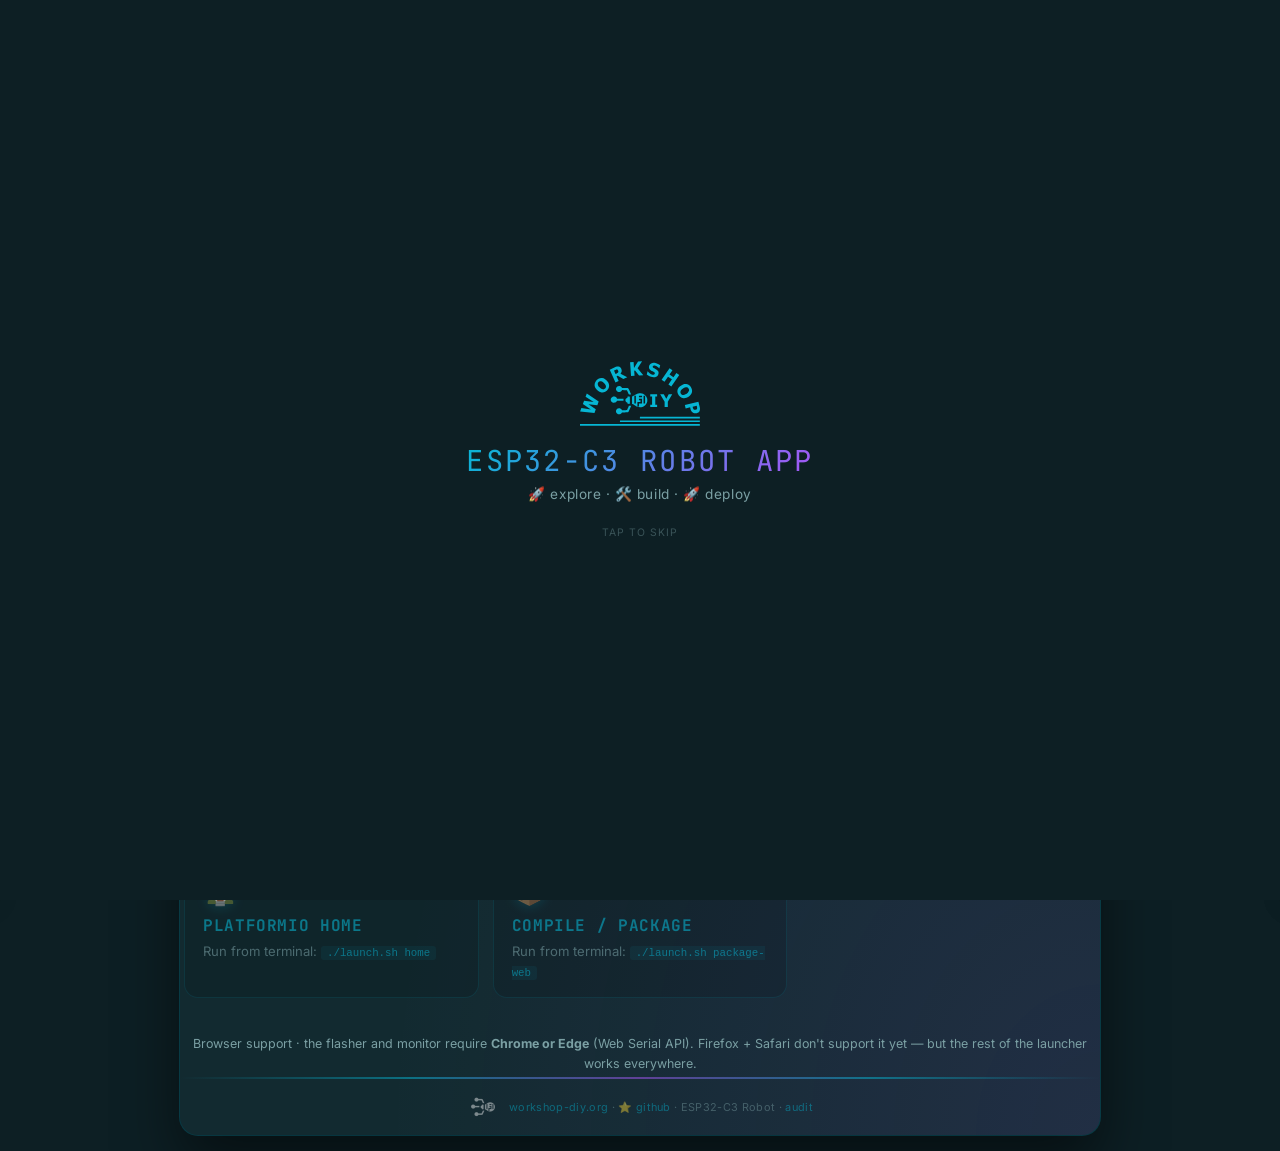
<file: 01_software/01_app/02_web/index.html>
<!doctype html>
<html lang="en" dir="ltr" data-theme="robot">
<head>
<meta charset="utf-8">
<meta name="viewport" content="width=device-width,initial-scale=1">
<title>ESP32-C3 Robot App — Workshop DIY</title>
<link rel="stylesheet" href="assets/wdiy-template.css">
<style>
.app { max-width: 920px; }

/* page-local code/inline */
code {
  background: color-mix(in srgb, var(--accent) 12%, transparent);
  color: var(--accent); padding: 1px 6px; border-radius: 3px;
  font-size: .82em;
  font-family: "SF Mono", ui-monospace, Menlo, Consolas, monospace;
}
.light-theme code { color: var(--text); }

a.tile, .tile {
  display: block;
  background: rgba(0,0,0,.22);
  border: 1px solid var(--border);
  border-radius: 14px;
  padding: 18px 18px 16px;
  text-decoration: none;
  color: var(--text);
  transition: all .15s;
  position: relative;
  overflow: hidden;
}
a.tile:hover {
  border-color: var(--accent);
  box-shadow: 0 8px 24px color-mix(in srgb, var(--accent) 22%, transparent);
  transform: translateY(-2px);
  text-decoration: none;
}
.tile.disabled {
  opacity: .55; cursor: default; pointer-events: none;
}
.tile h2 {
  font-family: var(--font-h);
  font-size: 1rem; letter-spacing: .04em;
  color: var(--accent); margin: 0 0 6px;
  text-transform: uppercase; font-weight: 700;
}
.tile p { font-size: .82em; color: var(--text-muted); line-height: 1.5; margin: 0; }
.tile .icon-big {
  font-size: 28px; display: block; margin-bottom: 8px;
  filter: drop-shadow(0 2px 6px color-mix(in srgb, var(--accent) 30%, transparent));
}

.light-theme a.tile, .light-theme .tile { background: rgba(0,0,0,.04); }
.light-theme a.tile:hover { box-shadow: 0 6px 18px color-mix(in srgb, var(--accent) 30%, transparent); }

.grid {
  display: grid;
  grid-template-columns: repeat(auto-fit, minmax(250px, 1fr));
  gap: 14px;
  margin: 12px 0 22px;
}

.grid-section {
  font-family: var(--font-h);
  font-size: .95em;
  color: var(--accent);
  text-transform: uppercase;
  letter-spacing: .04em;
  margin: 22px 4px 6px;
  font-weight: 700;
}

.tile-tag {
  display: inline-block;
  margin-top: 10px;
  padding: 3px 10px;
  border-radius: 999px;
  background: color-mix(in srgb, var(--accent2) 18%, transparent);
  color: var(--accent2);
  font-size: .72em;
  font-weight: 600;
  letter-spacing: .04em;
}
.light-theme .tile-tag { background: color-mix(in srgb, var(--accent2) 14%, transparent); }

.intro {
  font-size: .9em; color: var(--text); line-height: 1.6;
  margin: 0 0 12px;
}
.foot-note {
  font-size: .78em; color: var(--text-muted);
  text-align: center; padding: 14px 4px 4px; line-height: 1.55;
}
</style>
</head>

<body
  data-app-title="ESP32-C3 Robot App"
  data-app-subtitle="🚀 explore · 🛠️ build · 🚀 deploy"
  data-help-page="index"
  data-status-text="Local"
  data-status-online="true">

<div class="app">
  <div class="rows-container">

    <p class="intro">
      Welcome to the local launcher for the <strong>ESP32-C3 Robot App</strong>.
      Pick a tool below — each one is self-contained, runs in your browser, and works offline.
    </p>

    <h3 class="grid-section">📚 Guides — pick your audience</h3>
    <div class="grid">

      <a class="tile" href="user-guide.html">
        <span class="icon-big">🎮</span>
        <h2>User Guide</h2>
        <p>You got a Robot-01 — drive it! Power on, pair phone, controls, light/sound meanings, troubleshooting, safety.</p>
        <span class="tile-tag">🦸 Kids · end users</span>
      </a>

      <a class="tile" href="build-guide.html">
        <span class="icon-big">🛠️</span>
        <h2>Build Guide</h2>
        <p>Build your own from parts. BOM (~$30–45) · tools · wiring diagram · step-by-step assembly · 3D parts · first flash.</p>
        <span class="tile-tag">🔧 Makers</span>
      </a>

      <a class="tile" href="start-here.html">
        <span class="icon-big">📖</span>
        <h2>Start Here · Dev</h2>
        <p>Firmware narrative tour. Layout, .ino magic, platformio.ini, launcher, build pipeline, flash map, debug. 14 missions.</p>
        <span class="tile-tag">💻 Developers</span>
      </a>

      <a class="tile" href="learn.html">
        <span class="icon-big">🔬</span>
        <h2>Tech Deep-Dive</h2>
        <p>Reference manual. Every <code>launch.sh</code> option, every <code>platformio.ini</code> directive, RMT, partition table, addr2line, Web Serial.</p>
        <span class="tile-tag">🧠 Curious devs</span>
      </a>

      <a class="tile" href="hardware.html">
        <span class="icon-big">🔌</span>
        <h2>Hardware</h2>
        <p>Live PCB browser — toggle the 5 KiCad layers, see the GPIO pin map, links to schematic source, gerbers, interactive BOM.</p>
        <span class="tile-tag">⚡ Hardware hackers</span>
      </a>

      <a class="tile" href="instructor.html">
        <span class="icon-big">🎓</span>
        <h2>Instructor Guide</h2>
        <p>Run a workshop. Prereqs · 90-min lesson plan · student FAQ · panic-button cheat sheet · post-session reset.</p>
        <span class="tile-tag">🧑‍🏫 Teachers</span>
      </a>

    </div>

    <h3 class="grid-section">🛠️ Tools — runs in your browser</h3>
    <div class="grid">

      <a class="tile" href="flash.html">
        <span class="icon-big">⚡</span>
        <h2>Flash firmware</h2>
        <p>Click-to-flash via Web Serial. Plug in the board, click Connect, install. <code>Chrome / Edge</code> only.</p>
      </a>

      <a class="tile" href="monitor.html">
        <span class="icon-big">📡</span>
        <h2>Serial monitor</h2>
        <p>Live serial logs in the browser. Watch the robot boot, send commands, debug runtime.</p>
      </a>

      <a class="tile" href="audit.html">
        <span class="icon-big">📋</span>
        <h2>Firmware Audit</h2>
        <p>Bug tracker · fix progress · severity checklist · BUG-NNN forensics with crash-dump analysis.</p>
      </a>

      <div class="tile disabled">
        <span class="icon-big">🏠</span>
        <h2>PlatformIO Home</h2>
        <p>Run from terminal: <code>./launch.sh home</code></p>
      </div>

      <div class="tile disabled">
        <span class="icon-big">📦</span>
        <h2>Compile / package</h2>
        <p>Run from terminal: <code>./launch.sh package-web</code></p>
      </div>

    </div>

    <p class="foot-note">
      Browser support · the flasher and monitor require <strong>Chrome or Edge</strong>
      (Web Serial API). Firefox + Safari don't support it yet — but the rest of the launcher works everywhere.
    </p>

  </div>
</div>

<script src="assets/wdiy-script.js"></script>
<script src="assets/wdiy-shell.js"></script>
</body>
</html>
</file>
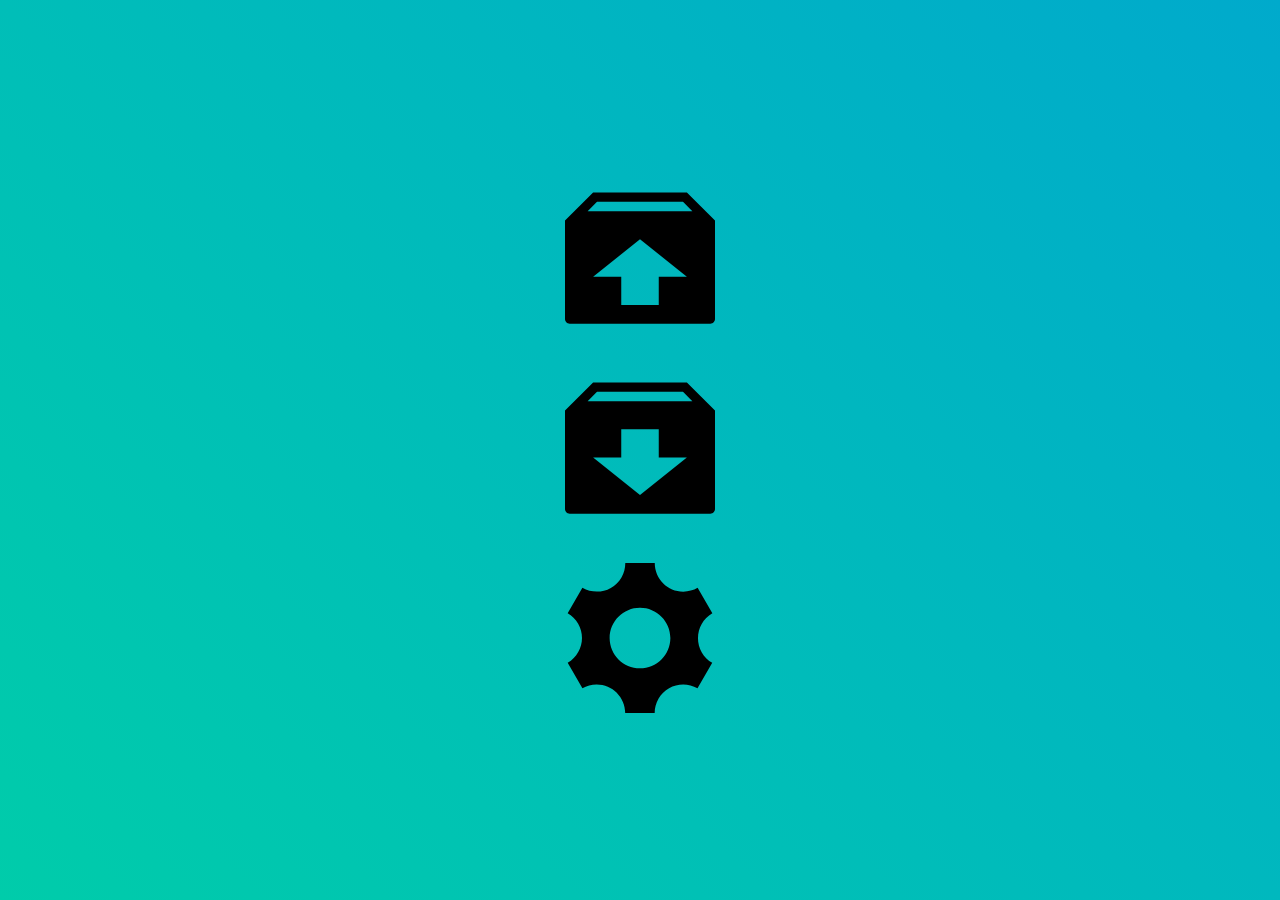
<file: 01_software/4_wled/WLED/usermods/RelayBlinds/index.htm>
<!DOCTYPE html>
<html>
<head><meta name="viewport" content="width=device-width, initial-scale=1, minimum-scale=1">
  <meta charset="utf-8">
  <title>Blinds</title>
  <script>
      strA = "";
    function send()
    {
      nocache = "&nocache=" + Math.random() * 1000000;
      var request = new XMLHttpRequest();
      // send HTTP request
      request.open("GET", "win/" + strA +nocache, true);
      request.send(null);
      strA = "";
    }
    function up()
    {
      strA = "&U0=2";
      send();
    }
    function down()
    {
      strA = "&U0=1";
      send();
    }
    function OpenSettings()
    {
      window.open("/settings", "_self");
    }
  </script>
  <style>
    body {
      text-align: center;
      background: linear-gradient(45deg,#0ca,#0ac);
      height: 100%;
      margin: 0;
      background-repeat: no-repeat;
      background-attachment: fixed;
    }
    html {
      height: 100%;
    }
    svg {
      width: 30vw;
      padding: 2vh;
    }
    .tool_box {
      position: absolute;
      top: 50%;
      left: 50%;
      transform: translate(-50%, -50%);
    }
  </style>
<style id="holderjs-style" type="text/css"></style></head>
<body class=" __plain_text_READY__">
<svg style="position: absolute; width: 0; height: 0; overflow: hidden;" version="1.1" xmlns="http://www.w3.org/2000/svg">
<defs>
<symbol id="icon-box-add" viewBox="0 0 32 32">
<path d="M26 2h-20l-6 6v21c0 0.552 0.448 1 1 1h30c0.552 0 1-0.448 1-1v-21l-6-6zM16 26l-10-8h6v-6h8v6h6l-10 8zM4.828 6l2-2h18.343l2 2h-22.343z"></path>
</symbol>
<symbol id="icon-box-remove" viewBox="0 0 32 32">
<path d="M26 2h-20l-6 6v21c0 0.552 0.448 1 1 1h30c0.552 0 1-0.448 1-1v-21l-6-6zM20 20v6h-8v-6h-6l10-8 10 8h-6zM4.828 6l2-2h18.343l2 2h-22.343z"></path>
</symbol>
<symbol id="icon-cog" viewBox="0 0 32 32">
<path d="M29.181 19.070c-1.679-2.908-0.669-6.634 2.255-8.328l-3.145-5.447c-0.898 0.527-1.943 0.829-3.058 0.829-3.361 0-6.085-2.742-6.085-6.125h-6.289c0.008 1.044-0.252 2.103-0.811 3.070-1.679 2.908-5.411 3.897-8.339 2.211l-3.144 5.447c0.905 0.515 1.689 1.268 2.246 2.234 1.676 2.903 0.672 6.623-2.241 8.319l3.145 5.447c0.895-0.522 1.935-0.82 3.044-0.82 3.35 0 6.067 2.725 6.084 6.092h6.289c-0.003-1.034 0.259-2.080 0.811-3.038 1.676-2.903 5.399-3.894 8.325-2.219l3.145-5.447c-0.899-0.515-1.678-1.266-2.232-2.226zM16 22.479c-3.578 0-6.479-2.901-6.479-6.479s2.901-6.479 6.479-6.479c3.578 0 6.479 2.901 6.479 6.479s-2.901 6.479-6.479 6.479z"></path>
</symbol>
</defs>
</svg>
  <div id="tbB" class="tool_box">
    <svg id="upb" onclick="up()"><use xlink:href="#icon-box-remove"></use></svg>
    <svg id="dnb" onclick="down()"><use xlink:href="#icon-box-add"></use></svg>
    <svg id="stb" onclick="OpenSettings()"><use xlink:href="#icon-cog"></use></svg>
  </div>
</body>
</html>
</file>
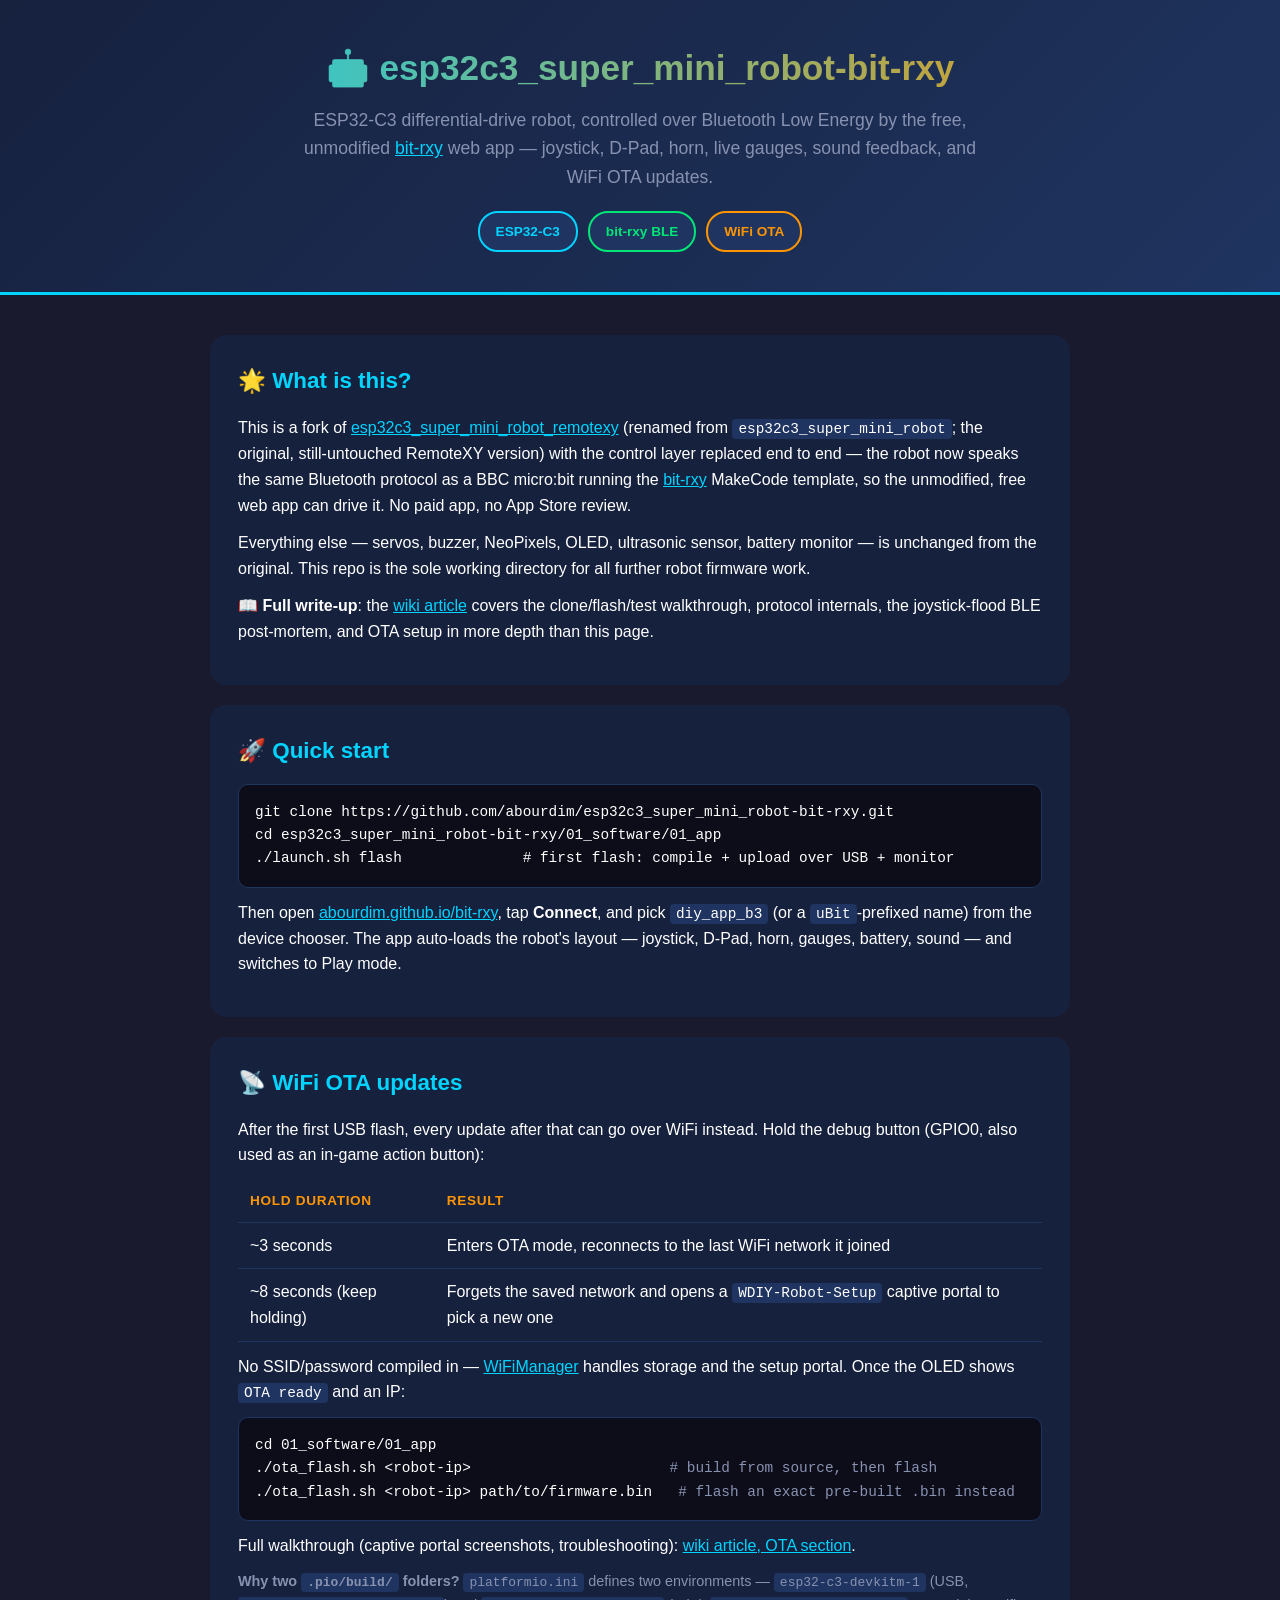
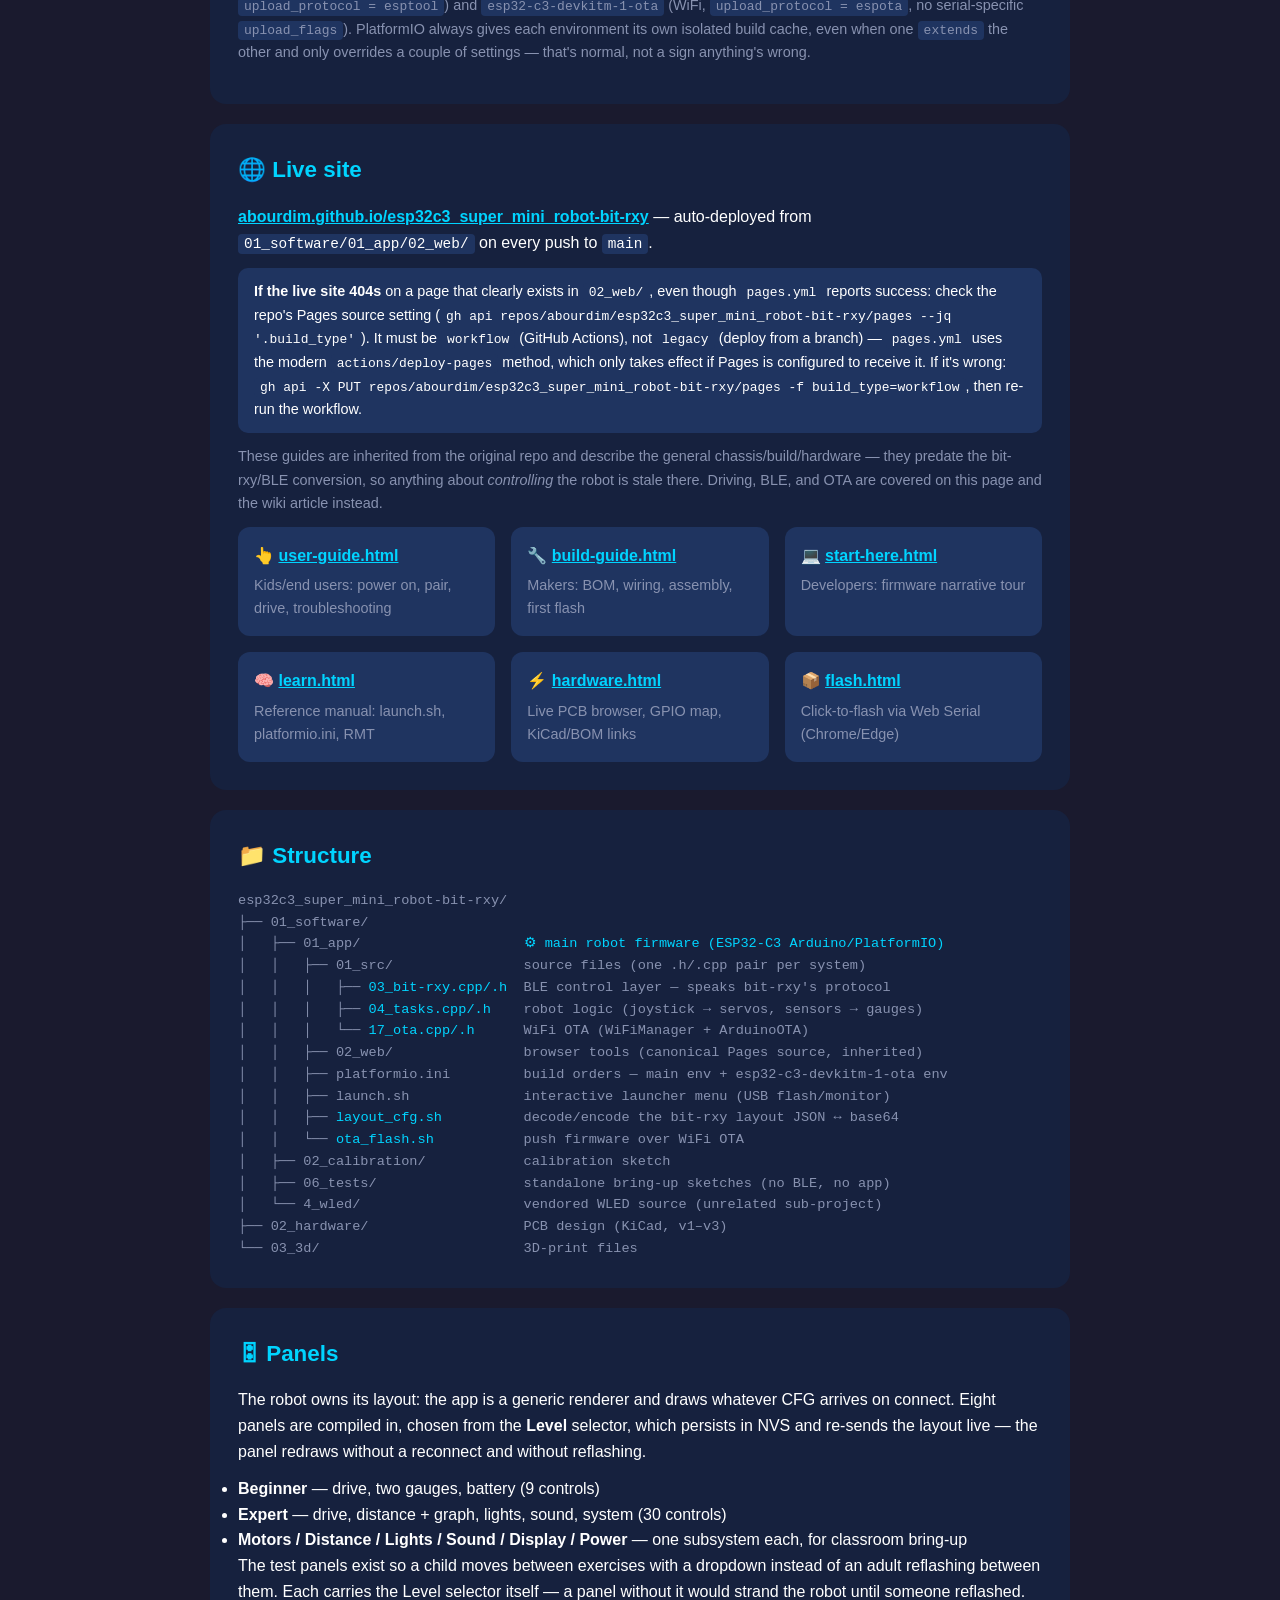
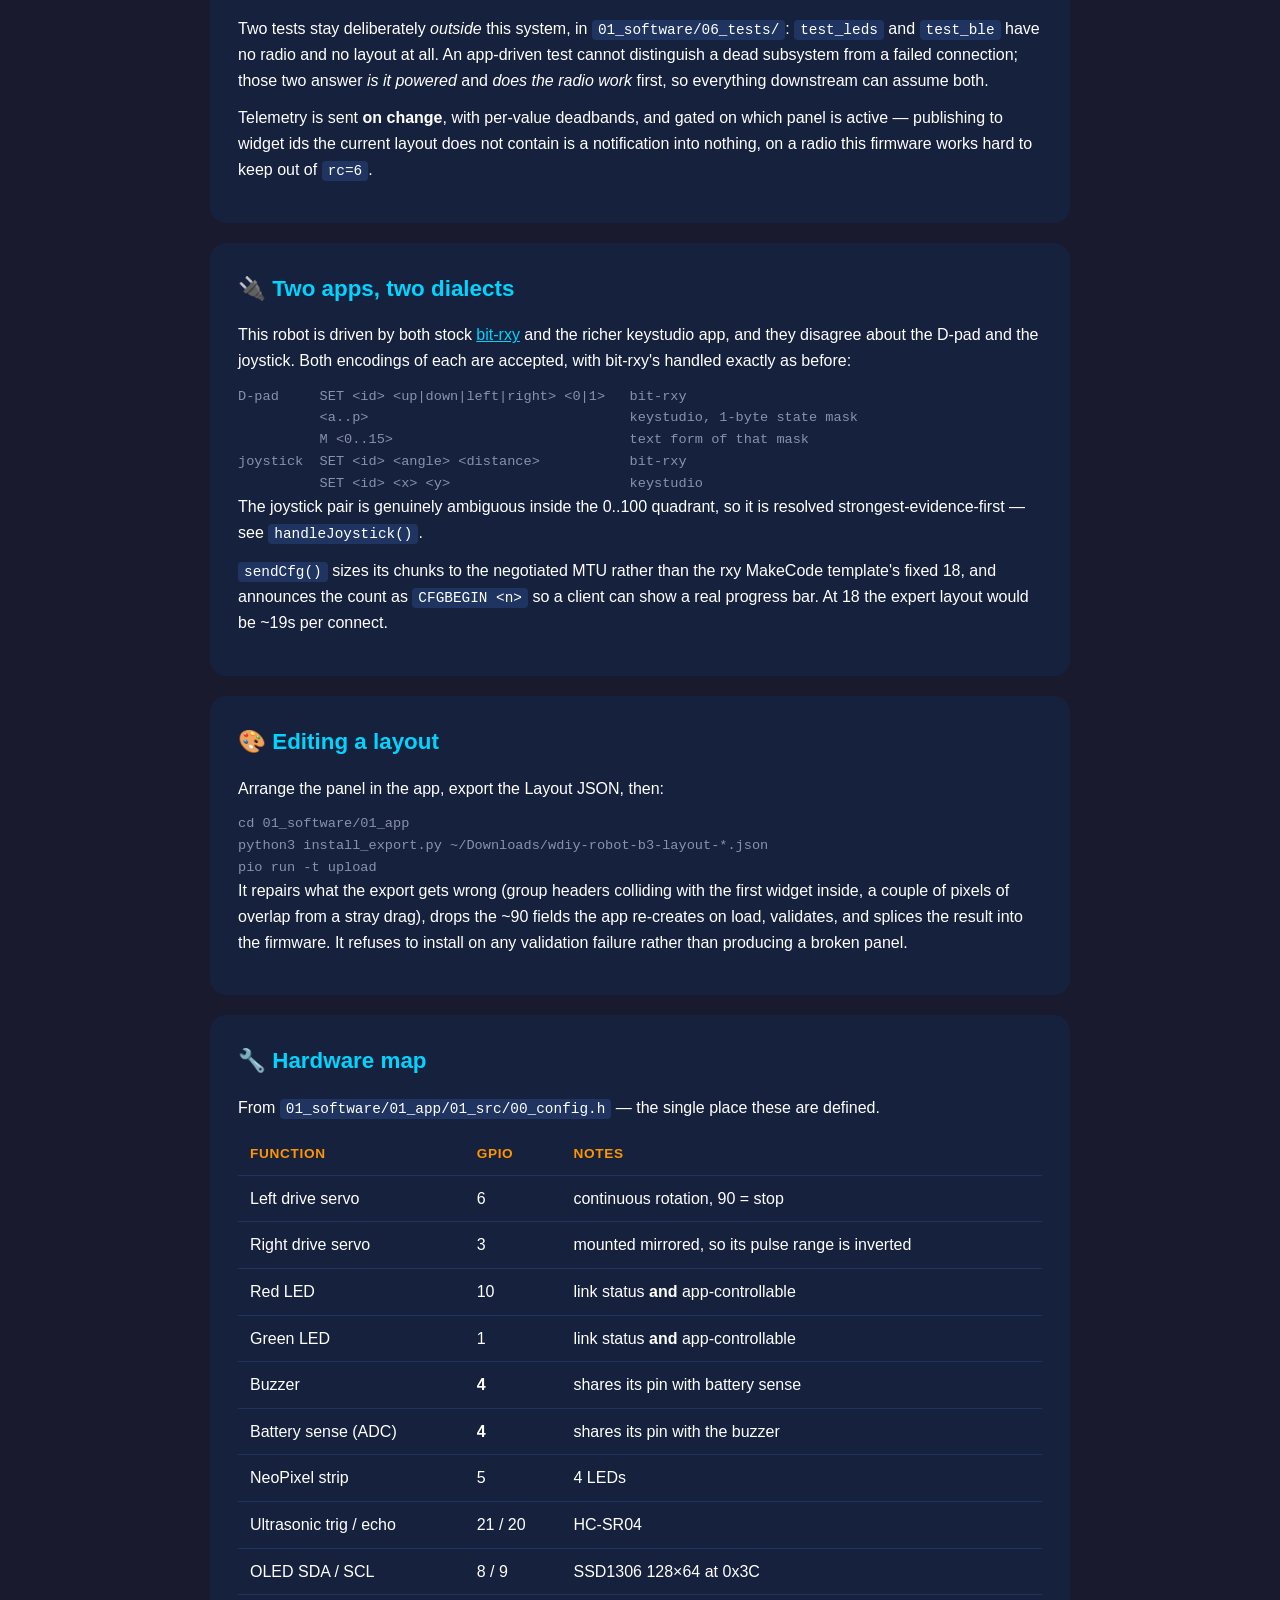
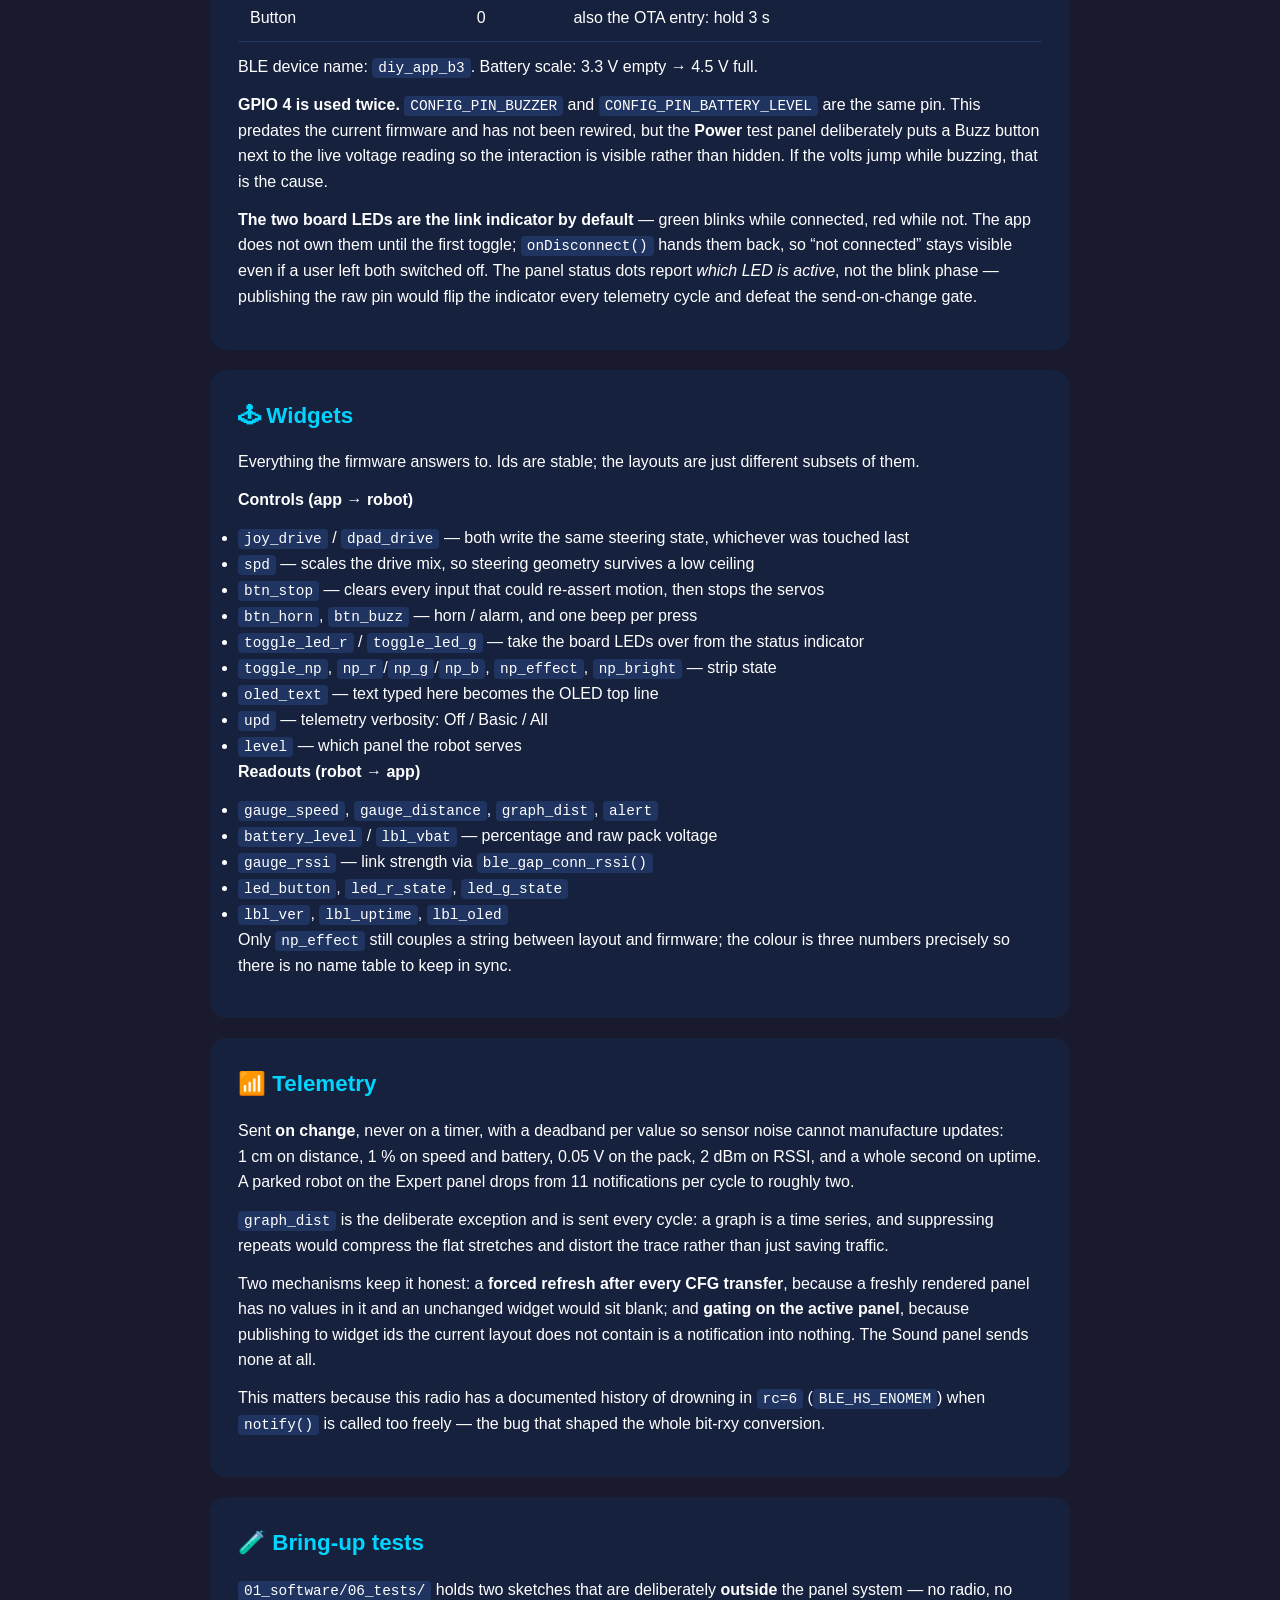
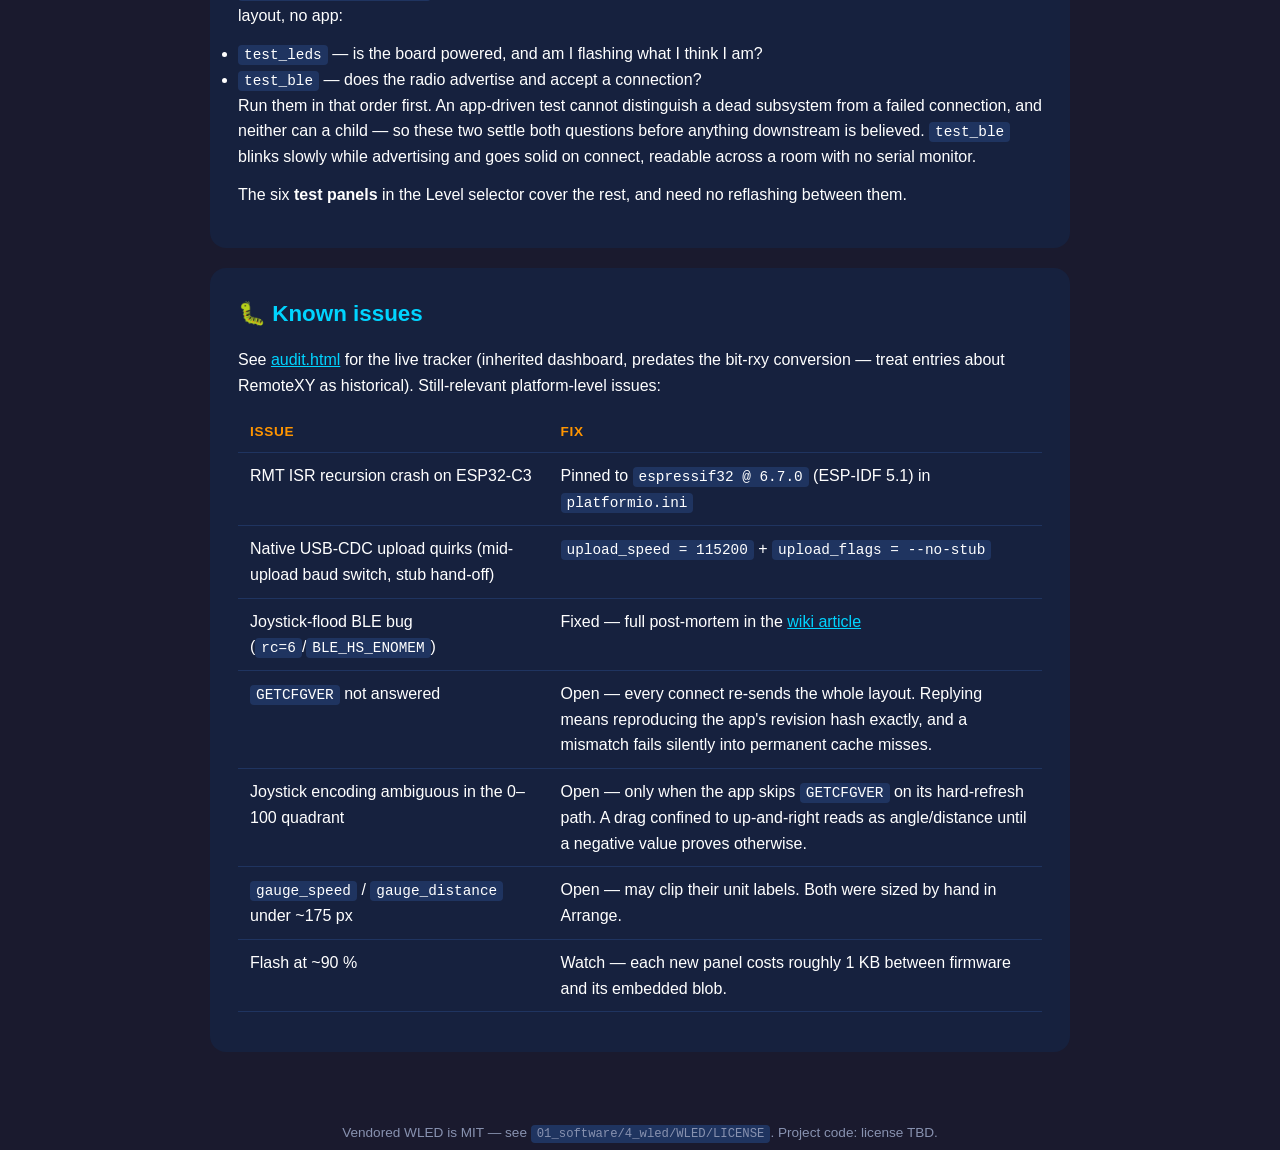
<file: README.html>
<!DOCTYPE html>
<html lang="en">
<head>
<meta charset="UTF-8">
<meta name="viewport" content="width=device-width, initial-scale=1.0">
<title>🤖 esp32c3_super_mini_robot-bit-rxy - Documentation</title>
<style>
    :root {
        --bg: #1a1a2e;
        --surface: #16213e;
        --card: #1f3460;
        --accent: #00d4ff;
        --secondary: #ff9500;
        --green: #00e676;
        --red: #ff5252;
        --text: #ffffff;
        --text-dim: #8892b0;
    }
    * { margin: 0; padding: 0; box-sizing: border-box; }
    body {
        font-family: 'Segoe UI', Tahoma, Geneva, Verdana, sans-serif;
        background: var(--bg);
        color: var(--text);
        line-height: 1.6;
    }
    .header {
        background: linear-gradient(135deg, var(--surface), var(--card));
        padding: 40px 20px;
        text-align: center;
        border-bottom: 3px solid var(--accent);
    }
    .header h1 {
        font-size: 2.2rem;
        background: linear-gradient(90deg, var(--accent), var(--secondary));
        -webkit-background-clip: text;
        -webkit-text-fill-color: transparent;
        background-clip: text;
        margin-bottom: 10px;
    }
    .header p { font-size: 1.1rem; color: var(--text-dim); max-width: 700px; margin: 0 auto; }
    .badges { display: flex; gap: 10px; justify-content: center; flex-wrap: wrap; margin-top: 20px; }
    .badge { background: var(--card); padding: 8px 16px; border-radius: 20px; font-size: 0.85rem; font-weight: bold; border: 2px solid; }
    .badge.blue { border-color: var(--accent); color: var(--accent); }
    .badge.green { border-color: var(--green); color: var(--green); }
    .badge.orange { border-color: var(--secondary); color: var(--secondary); }
    .container { max-width: 900px; margin: 0 auto; padding: 20px; }
    section { background: var(--surface); border-radius: 16px; padding: 28px; margin: 20px 0; }
    h2 { color: var(--accent); margin-bottom: 16px; font-size: 1.4rem; }
    h3 { color: var(--secondary); margin: 18px 0 10px; font-size: 1.1rem; }
    p { margin-bottom: 12px; }
    a { color: var(--accent); }
    code {
        background: var(--card);
        padding: 2px 6px;
        border-radius: 4px;
        font-family: 'Consolas', monospace;
        font-size: 0.9em;
    }
    pre {
        background: #0d0d1a;
        border: 1px solid var(--card);
        border-radius: 10px;
        padding: 16px;
        overflow-x: auto;
        margin: 12px 0;
    }
    pre code { background: none; padding: 0; }
    table { width: 100%; border-collapse: collapse; margin: 12px 0; }
    th, td { text-align: left; padding: 10px 12px; border-bottom: 1px solid var(--card); vertical-align: top; }
    th { color: var(--secondary); font-size: 0.85rem; text-transform: uppercase; letter-spacing: 0.05em; }
    .card-grid { display: grid; grid-template-columns: repeat(auto-fit, minmax(220px, 1fr)); gap: 16px; margin-top: 12px; }
    .card { background: var(--card); border-radius: 12px; padding: 16px; }
    .card h4 { color: var(--text); margin-bottom: 6px; }
    .card p { color: var(--text-dim); font-size: 0.9rem; margin: 0; }
    .tree { font-family: 'Consolas', monospace; font-size: 0.85rem; white-space: pre; color: var(--text-dim); }
    .tree .hl { color: var(--accent); }
    footer { text-align: center; padding: 30px; color: var(--text-dim); font-size: 0.85rem; }
</style>
</head>
<body>

<div class="header">
    <h1>🤖 esp32c3_super_mini_robot-bit-rxy</h1>
    <p>ESP32-C3 differential-drive robot, controlled over Bluetooth Low Energy by the free, unmodified <a href="https://abourdim.github.io/bit-rxy/">bit-rxy</a> web app &mdash; joystick, D-Pad, horn, live gauges, sound feedback, and WiFi OTA updates.</p>
    <div class="badges">
        <span class="badge blue">ESP32-C3</span>
        <span class="badge green">bit-rxy BLE</span>
        <span class="badge orange">WiFi OTA</span>
    </div>
</div>

<div class="container">

    <section>
        <h2>🌟 What is this?</h2>
        <p>This is a fork of <a href="https://github.com/abourdim/esp32c3_super_mini_robot_remotexy">esp32c3_super_mini_robot_remotexy</a> (renamed from <code>esp32c3_super_mini_robot</code>; the original, still-untouched RemoteXY version) with the control layer replaced end to end &mdash; the robot now speaks the same Bluetooth protocol as a BBC micro:bit running the <a href="https://abourdim.github.io/bit-rxy/">bit-rxy</a> MakeCode template, so the unmodified, free web app can drive it. No paid app, no App Store review.</p>
        <p>Everything else &mdash; servos, buzzer, NeoPixels, OLED, ultrasonic sensor, battery monitor &mdash; is unchanged from the original. This repo is the sole working directory for all further robot firmware work.</p>
        <p>📖 <strong>Full write-up</strong>: the <a href="https://abourdim.github.io/wiki/wdiy-robot-en.html">wiki article</a> covers the clone/flash/test walkthrough, protocol internals, the joystick-flood BLE post-mortem, and OTA setup in more depth than this page.</p>
    </section>

    <section>
        <h2>🚀 Quick start</h2>
        <pre><code>git clone https://github.com/abourdim/esp32c3_super_mini_robot-bit-rxy.git
cd esp32c3_super_mini_robot-bit-rxy/01_software/01_app
./launch.sh flash              # first flash: compile + upload over USB + monitor</code></pre>
        <p>Then open <a href="https://abourdim.github.io/bit-rxy/">abourdim.github.io/bit-rxy</a>, tap <strong>Connect</strong>, and pick <code>diy_app_b3</code> (or a <code>uBit</code>-prefixed name) from the device chooser. The app auto-loads the robot's layout &mdash; joystick, D-Pad, horn, gauges, battery, sound &mdash; and switches to Play mode.</p>
    </section>

    <section>
        <h2>📡 WiFi OTA updates</h2>
        <p>After the first USB flash, every update after that can go over WiFi instead. Hold the debug button (GPIO0, also used as an in-game action button):</p>
        <table>
            <tr><th>Hold duration</th><th>Result</th></tr>
            <tr><td>~3 seconds</td><td>Enters OTA mode, reconnects to the last WiFi network it joined</td></tr>
            <tr><td>~8 seconds (keep holding)</td><td>Forgets the saved network and opens a <code>WDIY-Robot-Setup</code> captive portal to pick a new one</td></tr>
        </table>
        <p>No SSID/password compiled in &mdash; <a href="https://github.com/tzapu/WiFiManager">WiFiManager</a> handles storage and the setup portal. Once the OLED shows <code>OTA ready</code> and an IP:</p>
        <pre><code>cd 01_software/01_app
./ota_flash.sh &lt;robot-ip&gt;                       <span style="color:var(--text-dim)"># build from source, then flash</span>
./ota_flash.sh &lt;robot-ip&gt; path/to/firmware.bin   <span style="color:var(--text-dim)"># flash an exact pre-built .bin instead</span></code></pre>
        <p>Full walkthrough (captive portal screenshots, troubleshooting): <a href="https://abourdim.github.io/wiki/wdiy-robot-en.html#ota">wiki article, OTA section</a>.</p>
        <p style="color:var(--text-dim);font-size:0.9rem;"><strong>Why two <code>.pio/build/</code> folders?</strong> <code>platformio.ini</code> defines two environments &mdash; <code>esp32-c3-devkitm-1</code> (USB, <code>upload_protocol = esptool</code>) and <code>esp32-c3-devkitm-1-ota</code> (WiFi, <code>upload_protocol = espota</code>, no serial-specific <code>upload_flags</code>). PlatformIO always gives each environment its own isolated build cache, even when one <code>extends</code> the other and only overrides a couple of settings &mdash; that's normal, not a sign anything's wrong.</p>
    </section>

    <section>
        <h2>🌐 Live site</h2>
        <p><strong><a href="https://abourdim.github.io/esp32c3_super_mini_robot-bit-rxy/">abourdim.github.io/esp32c3_super_mini_robot-bit-rxy</a></strong> &mdash; auto-deployed from <code>01_software/01_app/02_web/</code> on every push to <code>main</code>.</p>
        <p style="background:var(--card);border-radius:10px;padding:12px 16px;font-size:0.9rem;"><strong>If the live site 404s</strong> on a page that clearly exists in <code>02_web/</code>, even though <code>pages.yml</code> reports success: check the repo's Pages source setting (<code>gh api repos/abourdim/esp32c3_super_mini_robot-bit-rxy/pages --jq '.build_type'</code>). It must be <code>workflow</code> (GitHub Actions), not <code>legacy</code> (deploy from a branch) &mdash; <code>pages.yml</code> uses the modern <code>actions/deploy-pages</code> method, which only takes effect if Pages is configured to receive it. If it's wrong: <code>gh api -X PUT repos/abourdim/esp32c3_super_mini_robot-bit-rxy/pages -f build_type=workflow</code>, then re-run the workflow.</p>
        <p style="color:var(--text-dim);font-size:0.9rem;">These guides are inherited from the original repo and describe the general chassis/build/hardware &mdash; they predate the bit-rxy/BLE conversion, so anything about <em>controlling</em> the robot is stale there. Driving, BLE, and OTA are covered on this page and the wiki article instead.</p>
        <div class="card-grid">
            <div class="card"><h4>👆 <a href="https://abourdim.github.io/esp32c3_super_mini_robot-bit-rxy/user-guide.html">user-guide.html</a></h4><p>Kids/end users: power on, pair, drive, troubleshooting</p></div>
            <div class="card"><h4>🔧 <a href="https://abourdim.github.io/esp32c3_super_mini_robot-bit-rxy/build-guide.html">build-guide.html</a></h4><p>Makers: BOM, wiring, assembly, first flash</p></div>
            <div class="card"><h4>💻 <a href="https://abourdim.github.io/esp32c3_super_mini_robot-bit-rxy/start-here.html">start-here.html</a></h4><p>Developers: firmware narrative tour</p></div>
            <div class="card"><h4>🧠 <a href="https://abourdim.github.io/esp32c3_super_mini_robot-bit-rxy/learn.html">learn.html</a></h4><p>Reference manual: launch.sh, platformio.ini, RMT</p></div>
            <div class="card"><h4>⚡ <a href="https://abourdim.github.io/esp32c3_super_mini_robot-bit-rxy/hardware.html">hardware.html</a></h4><p>Live PCB browser, GPIO map, KiCad/BOM links</p></div>
            <div class="card"><h4>📦 <a href="https://abourdim.github.io/esp32c3_super_mini_robot-bit-rxy/flash.html">flash.html</a></h4><p>Click-to-flash via Web Serial (Chrome/Edge)</p></div>
        </div>
    </section>

    <section>
        <h2>📁 Structure</h2>
        <div class="tree">esp32c3_super_mini_robot-bit-rxy/
├── 01_software/
│   ├── 01_app/                    <span class="hl">⚙ main robot firmware (ESP32-C3 Arduino/PlatformIO)</span>
│   │   ├── 01_src/                source files (one .h/.cpp pair per system)
│   │   │   ├── <span class="hl">03_bit-rxy.cpp/.h</span>  BLE control layer — speaks bit-rxy's protocol
│   │   │   ├── <span class="hl">04_tasks.cpp/.h</span>    robot logic (joystick → servos, sensors → gauges)
│   │   │   └── <span class="hl">17_ota.cpp/.h</span>      WiFi OTA (WiFiManager + ArduinoOTA)
│   │   ├── 02_web/                browser tools (canonical Pages source, inherited)
│   │   ├── platformio.ini         build orders — main env + esp32-c3-devkitm-1-ota env
│   │   ├── launch.sh              interactive launcher menu (USB flash/monitor)
│   │   ├── <span class="hl">layout_cfg.sh</span>          decode/encode the bit-rxy layout JSON ↔ base64
│   │   └── <span class="hl">ota_flash.sh</span>           push firmware over WiFi OTA
│   ├── 02_calibration/            calibration sketch
│   ├── 06_tests/                  standalone bring-up sketches (no BLE, no app)
│   └── 4_wled/                    vendored WLED source (unrelated sub-project)
├── 02_hardware/                   PCB design (KiCad, v1–v3)
└── 03_3d/                         3D-print files</div>
    </section>

    <section>
        <h2>🎛 Panels</h2>
        <p>The robot owns its layout: the app is a generic renderer and draws whatever CFG arrives on connect. Eight panels are compiled in, chosen from the <strong>Level</strong> selector, which persists in NVS and re-sends the layout live &mdash; the panel redraws without a reconnect and without reflashing.</p>
        <ul>
            <li><strong>Beginner</strong> &mdash; drive, two gauges, battery (9 controls)</li>
            <li><strong>Expert</strong> &mdash; drive, distance + graph, lights, sound, system (30 controls)</li>
            <li><strong>Motors / Distance / Lights / Sound / Display / Power</strong> &mdash; one subsystem each, for classroom bring-up</li>
        </ul>
        <p>The test panels exist so a child moves between exercises with a dropdown instead of an adult reflashing between them. Each carries the Level selector itself &mdash; a panel without it would strand the robot until someone reflashed.</p>
        <p>Two tests stay deliberately <em>outside</em> this system, in <code>01_software/06_tests/</code>: <code>test_leds</code> and <code>test_ble</code> have no radio and no layout at all. An app-driven test cannot distinguish a dead subsystem from a failed connection; those two answer <em>is it powered</em> and <em>does the radio work</em> first, so everything downstream can assume both.</p>
        <p>Telemetry is sent <strong>on change</strong>, with per-value deadbands, and gated on which panel is active &mdash; publishing to widget ids the current layout does not contain is a notification into nothing, on a radio this firmware works hard to keep out of <code>rc=6</code>.</p>
    </section>

    <section>
        <h2>🔌 Two apps, two dialects</h2>
        <p>This robot is driven by both stock <a href="https://abourdim.github.io/bit-rxy/">bit-rxy</a> and the richer keystudio app, and they disagree about the D-pad and the joystick. Both encodings of each are accepted, with bit-rxy's handled exactly as before:</p>
        <div class="tree">D-pad     SET &lt;id&gt; &lt;up|down|left|right&gt; &lt;0|1&gt;   bit-rxy
          &lt;a..p&gt;                                keystudio, 1-byte state mask
          M &lt;0..15&gt;                             text form of that mask
joystick  SET &lt;id&gt; &lt;angle&gt; &lt;distance&gt;           bit-rxy
          SET &lt;id&gt; &lt;x&gt; &lt;y&gt;                      keystudio</div>
        <p>The joystick pair is genuinely ambiguous inside the 0..100 quadrant, so it is resolved strongest-evidence-first &mdash; see <code>handleJoystick()</code>.</p>
        <p><code>sendCfg()</code> sizes its chunks to the negotiated MTU rather than the rxy MakeCode template's fixed 18, and announces the count as <code>CFGBEGIN &lt;n&gt;</code> so a client can show a real progress bar. At 18 the expert layout would be ~19s per connect.</p>
    </section>

    <section>
        <h2>🎨 Editing a layout</h2>
        <p>Arrange the panel in the app, export the Layout JSON, then:</p>
        <div class="tree">cd 01_software/01_app
python3 install_export.py ~/Downloads/wdiy-robot-b3-layout-*.json
pio run -t upload</div>
        <p>It repairs what the export gets wrong (group headers colliding with the first widget inside, a couple of pixels of overlap from a stray drag), drops the ~90 fields the app re-creates on load, validates, and splices the result into the firmware. It refuses to install on any validation failure rather than producing a broken panel.</p>
    </section>

    <section>
        <h2>🔧 Hardware map</h2>
        <p>From <code>01_software/01_app/01_src/00_config.h</code> &mdash; the single place these are defined.</p>
        <table>
            <tr><th>Function</th><th>GPIO</th><th>Notes</th></tr>
            <tr><td>Left drive servo</td><td>6</td><td>continuous rotation, 90 = stop</td></tr>
            <tr><td>Right drive servo</td><td>3</td><td>mounted mirrored, so its pulse range is inverted</td></tr>
            <tr><td>Red LED</td><td>10</td><td>link status <strong>and</strong> app-controllable</td></tr>
            <tr><td>Green LED</td><td>1</td><td>link status <strong>and</strong> app-controllable</td></tr>
            <tr><td>Buzzer</td><td><strong>4</strong></td><td>shares its pin with battery sense</td></tr>
            <tr><td>Battery sense (ADC)</td><td><strong>4</strong></td><td>shares its pin with the buzzer</td></tr>
            <tr><td>NeoPixel strip</td><td>5</td><td>4 LEDs</td></tr>
            <tr><td>Ultrasonic trig / echo</td><td>21 / 20</td><td>HC-SR04</td></tr>
            <tr><td>OLED SDA / SCL</td><td>8 / 9</td><td>SSD1306 128&times;64 at 0x3C</td></tr>
            <tr><td>Button</td><td>0</td><td>also the OTA entry: hold 3&nbsp;s</td></tr>
        </table>
        <p>BLE device name: <code>diy_app_b3</code>. Battery scale: 3.3&nbsp;V empty &rarr; 4.5&nbsp;V full.</p>
        <p><strong>GPIO 4 is used twice.</strong> <code>CONFIG_PIN_BUZZER</code> and <code>CONFIG_PIN_BATTERY_LEVEL</code> are the same pin. This predates the current firmware and has not been rewired, but the <strong>Power</strong> test panel deliberately puts a Buzz button next to the live voltage reading so the interaction is visible rather than hidden. If the volts jump while buzzing, that is the cause.</p>
        <p><strong>The two board LEDs are the link indicator by default</strong> &mdash; green blinks while connected, red while not. The app does not own them until the first toggle; <code>onDisconnect()</code> hands them back, so &ldquo;not connected&rdquo; stays visible even if a user left both switched off. The panel status dots report <em>which LED is active</em>, not the blink phase &mdash; publishing the raw pin would flip the indicator every telemetry cycle and defeat the send-on-change gate.</p>
    </section>

    <section>
        <h2>🕹 Widgets</h2>
        <p>Everything the firmware answers to. Ids are stable; the layouts are just different subsets of them.</p>
        <p><strong>Controls (app &rarr; robot)</strong></p>
        <ul>
            <li><code>joy_drive</code> / <code>dpad_drive</code> &mdash; both write the same steering state, whichever was touched last</li>
            <li><code>spd</code> &mdash; scales the drive mix, so steering geometry survives a low ceiling</li>
            <li><code>btn_stop</code> &mdash; clears every input that could re-assert motion, then stops the servos</li>
            <li><code>btn_horn</code>, <code>btn_buzz</code> &mdash; horn / alarm, and one beep per press</li>
            <li><code>toggle_led_r</code> / <code>toggle_led_g</code> &mdash; take the board LEDs over from the status indicator</li>
            <li><code>toggle_np</code>, <code>np_r</code>/<code>np_g</code>/<code>np_b</code>, <code>np_effect</code>, <code>np_bright</code> &mdash; strip state</li>
            <li><code>oled_text</code> &mdash; text typed here becomes the OLED top line</li>
            <li><code>upd</code> &mdash; telemetry verbosity: Off / Basic / All</li>
            <li><code>level</code> &mdash; which panel the robot serves</li>
        </ul>
        <p><strong>Readouts (robot &rarr; app)</strong></p>
        <ul>
            <li><code>gauge_speed</code>, <code>gauge_distance</code>, <code>graph_dist</code>, <code>alert</code></li>
            <li><code>battery_level</code> / <code>lbl_vbat</code> &mdash; percentage and raw pack voltage</li>
            <li><code>gauge_rssi</code> &mdash; link strength via <code>ble_gap_conn_rssi()</code></li>
            <li><code>led_button</code>, <code>led_r_state</code>, <code>led_g_state</code></li>
            <li><code>lbl_ver</code>, <code>lbl_uptime</code>, <code>lbl_oled</code></li>
        </ul>
        <p>Only <code>np_effect</code> still couples a string between layout and firmware; the colour is three numbers precisely so there is no name table to keep in sync.</p>
    </section>

    <section>
        <h2>📶 Telemetry</h2>
        <p>Sent <strong>on change</strong>, never on a timer, with a deadband per value so sensor noise cannot manufacture updates: 1&nbsp;cm on distance, 1&nbsp;% on speed and battery, 0.05&nbsp;V on the pack, 2&nbsp;dBm on RSSI, and a whole second on uptime. A parked robot on the Expert panel drops from 11 notifications per cycle to roughly two.</p>
        <p><code>graph_dist</code> is the deliberate exception and is sent every cycle: a graph is a time series, and suppressing repeats would compress the flat stretches and distort the trace rather than just saving traffic.</p>
        <p>Two mechanisms keep it honest: a <strong>forced refresh after every CFG transfer</strong>, because a freshly rendered panel has no values in it and an unchanged widget would sit blank; and <strong>gating on the active panel</strong>, because publishing to widget ids the current layout does not contain is a notification into nothing. The Sound panel sends none at all.</p>
        <p>This matters because this radio has a documented history of drowning in <code>rc=6</code> (<code>BLE_HS_ENOMEM</code>) when <code>notify()</code> is called too freely &mdash; the bug that shaped the whole bit-rxy conversion.</p>
    </section>

    <section>
        <h2>🧪 Bring-up tests</h2>
        <p><code>01_software/06_tests/</code> holds two sketches that are deliberately <strong>outside</strong> the panel system &mdash; no radio, no layout, no app:</p>
        <ul>
            <li><code>test_leds</code> &mdash; is the board powered, and am I flashing what I think I am?</li>
            <li><code>test_ble</code> &mdash; does the radio advertise and accept a connection?</li>
        </ul>
        <p>Run them in that order first. An app-driven test cannot distinguish a dead subsystem from a failed connection, and neither can a child &mdash; so these two settle both questions before anything downstream is believed. <code>test_ble</code> blinks slowly while advertising and goes solid on connect, readable across a room with no serial monitor.</p>
        <p>The six <strong>test panels</strong> in the Level selector cover the rest, and need no reflashing between them.</p>
    </section>

    <section>
        <h2>🐛 Known issues</h2>
        <p>See <a href="https://abourdim.github.io/esp32c3_super_mini_robot-bit-rxy/audit.html">audit.html</a> for the live tracker (inherited dashboard, predates the bit-rxy conversion &mdash; treat entries about RemoteXY as historical). Still-relevant platform-level issues:</p>
        <table>
            <tr><th>Issue</th><th>Fix</th></tr>
            <tr><td>RMT ISR recursion crash on ESP32-C3</td><td>Pinned to <code>espressif32 @ 6.7.0</code> (ESP-IDF 5.1) in <code>platformio.ini</code></td></tr>
            <tr><td>Native USB-CDC upload quirks (mid-upload baud switch, stub hand-off)</td><td><code>upload_speed = 115200</code> + <code>upload_flags = --no-stub</code></td></tr>
            <tr><td>Joystick-flood BLE bug (<code>rc=6</code>/<code>BLE_HS_ENOMEM</code>)</td><td>Fixed &mdash; full post-mortem in the <a href="https://abourdim.github.io/wiki/wdiy-robot-en.html#postmortem">wiki article</a></td></tr>
            <tr><td><code>GETCFGVER</code> not answered</td><td>Open &mdash; every connect re-sends the whole layout. Replying means reproducing the app's revision hash exactly, and a mismatch fails silently into permanent cache misses.</td></tr>
            <tr><td>Joystick encoding ambiguous in the 0&ndash;100 quadrant</td><td>Open &mdash; only when the app skips <code>GETCFGVER</code> on its hard-refresh path. A drag confined to up-and-right reads as angle/distance until a negative value proves otherwise.</td></tr>
            <tr><td><code>gauge_speed</code> / <code>gauge_distance</code> under ~175&nbsp;px</td><td>Open &mdash; may clip their unit labels. Both were sized by hand in Arrange.</td></tr>
            <tr><td>Flash at ~90&nbsp;%</td><td>Watch &mdash; each new panel costs roughly 1&nbsp;KB between firmware and its embedded blob.</td></tr>
        </table>
    </section>

</div>

<footer>
    Vendored WLED is MIT &mdash; see <code>01_software/4_wled/WLED/LICENSE</code>. Project code: license TBD.
</footer>

</body>
</html>
</file>
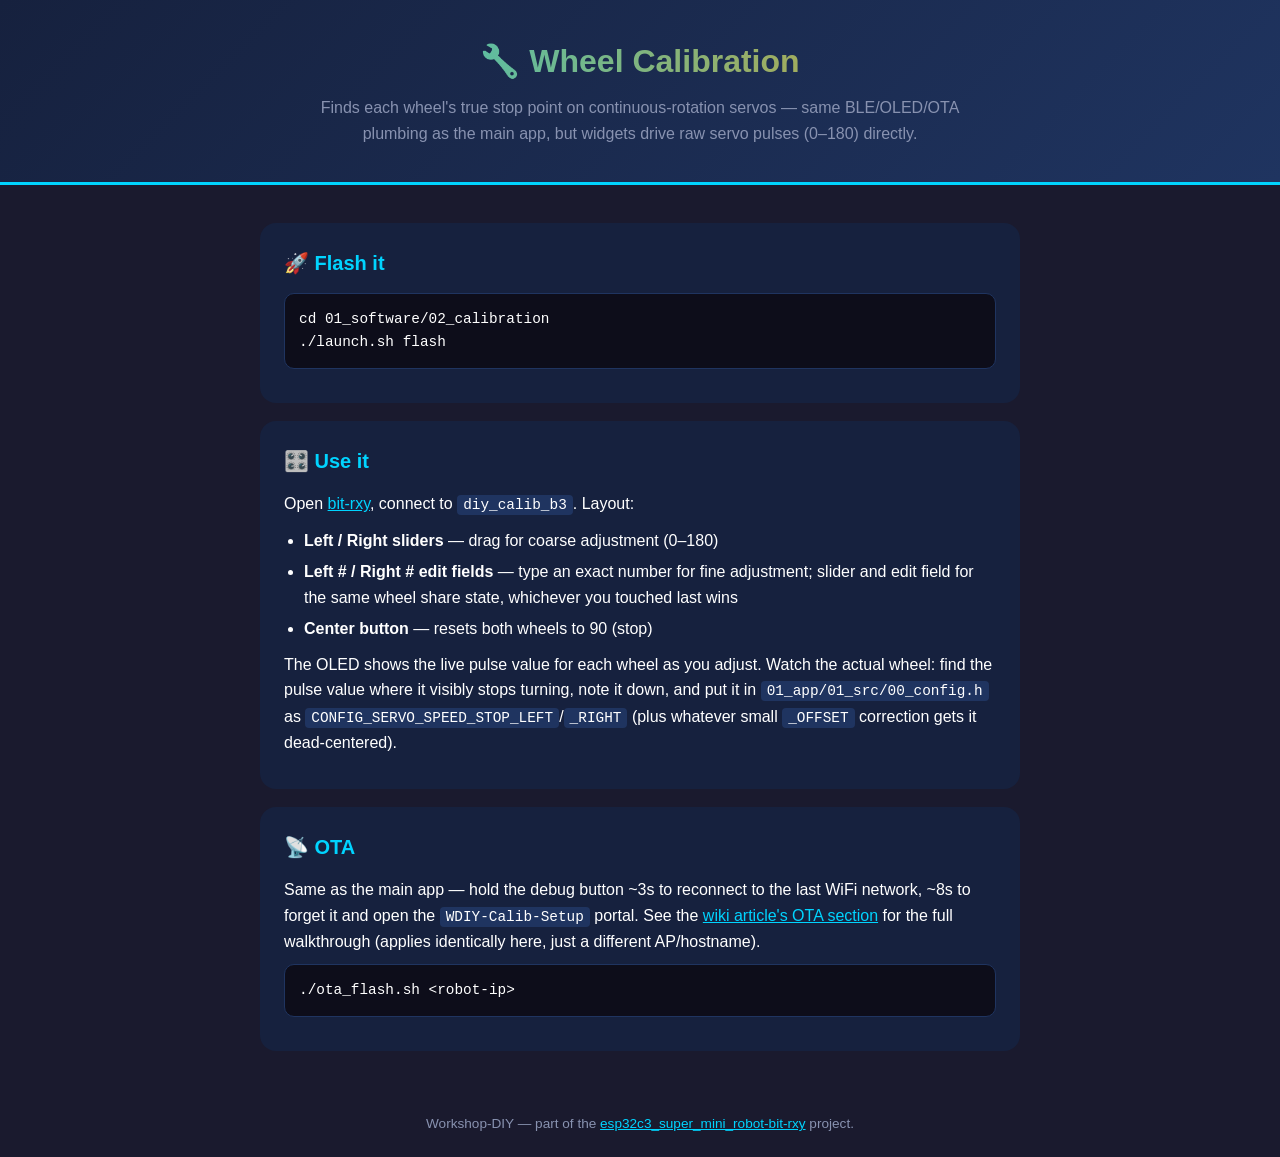
<file: 01_software/02_calibration/readme.html>
<!DOCTYPE html>
<html lang="en">
<head>
<meta charset="UTF-8">
<meta name="viewport" content="width=device-width, initial-scale=1.0">
<title>🔧 Wheel Calibration - esp32c3_super_mini_robot-bit-rxy</title>
<style>
    :root {
        --bg: #1a1a2e;
        --surface: #16213e;
        --card: #1f3460;
        --accent: #00d4ff;
        --secondary: #ff9500;
        --green: #00e676;
        --text: #ffffff;
        --text-dim: #8892b0;
    }
    * { margin: 0; padding: 0; box-sizing: border-box; }
    body { font-family: 'Segoe UI', Tahoma, Geneva, Verdana, sans-serif; background: var(--bg); color: var(--text); line-height: 1.6; }
    .header {
        background: linear-gradient(135deg, var(--surface), var(--card));
        padding: 36px 20px;
        text-align: center;
        border-bottom: 3px solid var(--accent);
    }
    .header h1 {
        font-size: 2rem;
        background: linear-gradient(90deg, var(--accent), var(--secondary));
        -webkit-background-clip: text;
        -webkit-text-fill-color: transparent;
        background-clip: text;
        margin-bottom: 8px;
    }
    .header p { color: var(--text-dim); max-width: 650px; margin: 0 auto; }
    .container { max-width: 800px; margin: 0 auto; padding: 20px; }
    section { background: var(--surface); border-radius: 16px; padding: 24px; margin: 18px 0; }
    h2 { color: var(--accent); margin-bottom: 14px; font-size: 1.25rem; }
    p { margin-bottom: 10px; }
    a { color: var(--accent); }
    code { background: var(--card); padding: 2px 6px; border-radius: 4px; font-family: 'Consolas', monospace; font-size: 0.9em; }
    pre { background: #0d0d1a; border: 1px solid var(--card); border-radius: 10px; padding: 14px; overflow-x: auto; margin: 10px 0; }
    pre code { background: none; padding: 0; }
    ul { padding-left: 20px; margin-bottom: 10px; }
    li { margin-bottom: 6px; }
    footer { text-align: center; padding: 24px; color: var(--text-dim); font-size: 0.85rem; }
</style>
</head>
<body>

<div class="header">
    <h1>🔧 Wheel Calibration</h1>
    <p>Finds each wheel's true stop point on continuous-rotation servos &mdash; same BLE/OLED/OTA plumbing as the main app, but widgets drive raw servo pulses (0&ndash;180) directly.</p>
</div>

<div class="container">

    <section>
        <h2>🚀 Flash it</h2>
        <pre><code>cd 01_software/02_calibration
./launch.sh flash</code></pre>
    </section>

    <section>
        <h2>🎛️ Use it</h2>
        <p>Open <a href="https://abourdim.github.io/bit-rxy/">bit-rxy</a>, connect to <code>diy_calib_b3</code>. Layout:</p>
        <ul>
            <li><strong>Left / Right sliders</strong> &mdash; drag for coarse adjustment (0&ndash;180)</li>
            <li><strong>Left # / Right # edit fields</strong> &mdash; type an exact number for fine adjustment; slider and edit field for the same wheel share state, whichever you touched last wins</li>
            <li><strong>Center button</strong> &mdash; resets both wheels to 90 (stop)</li>
        </ul>
        <p>The OLED shows the live pulse value for each wheel as you adjust. Watch the actual wheel: find the pulse value where it visibly stops turning, note it down, and put it in <code>01_app/01_src/00_config.h</code> as <code>CONFIG_SERVO_SPEED_STOP_LEFT</code>/<code>_RIGHT</code> (plus whatever small <code>_OFFSET</code> correction gets it dead-centered).</p>
    </section>

    <section>
        <h2>📡 OTA</h2>
        <p>Same as the main app &mdash; hold the debug button ~3s to reconnect to the last WiFi network, ~8s to forget it and open the <code>WDIY-Calib-Setup</code> portal. See the <a href="https://abourdim.github.io/wiki/wdiy-robot-en.html#ota">wiki article's OTA section</a> for the full walkthrough (applies identically here, just a different AP/hostname).</p>
        <pre><code>./ota_flash.sh &lt;robot-ip&gt;</code></pre>
    </section>

</div>

<footer>
    Workshop-DIY &mdash; part of the <a href="https://github.com/abourdim/esp32c3_super_mini_robot-bit-rxy">esp32c3_super_mini_robot-bit-rxy</a> project.
</footer>

</body>
</html>
</file>
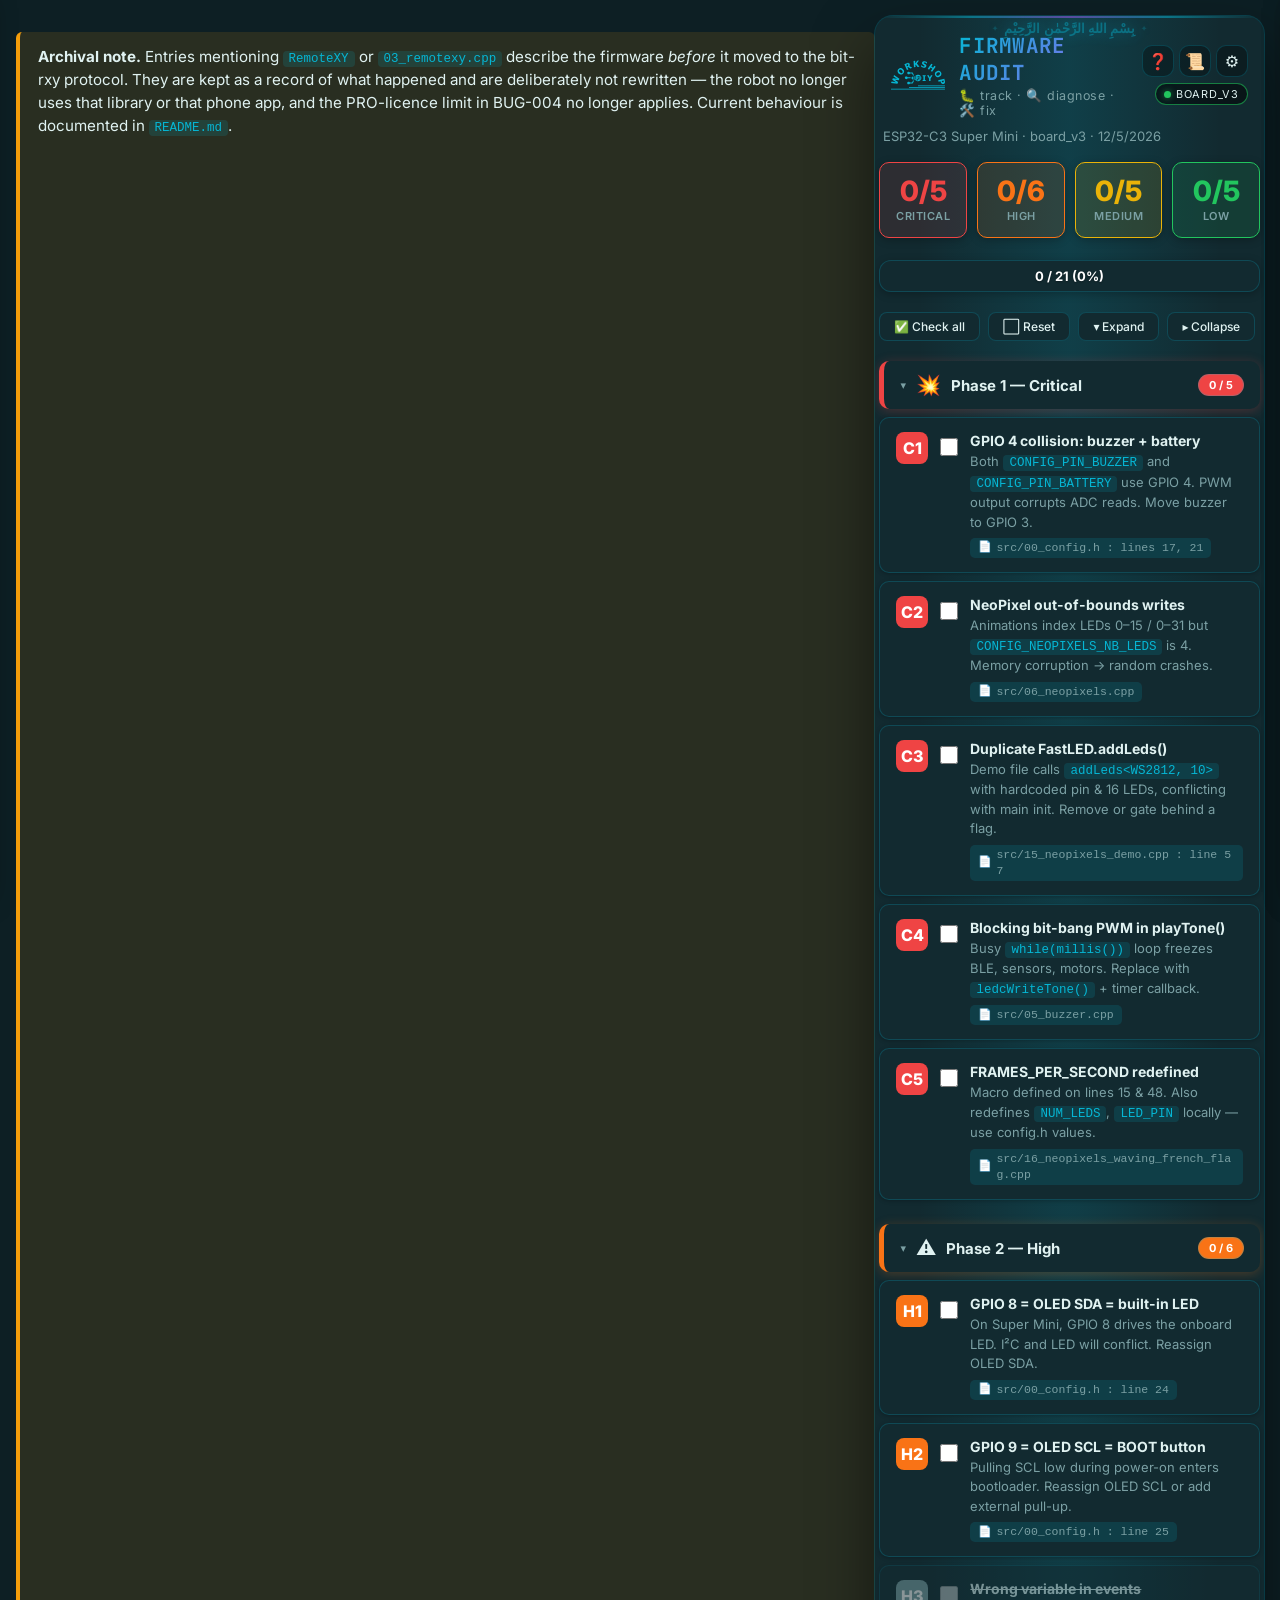
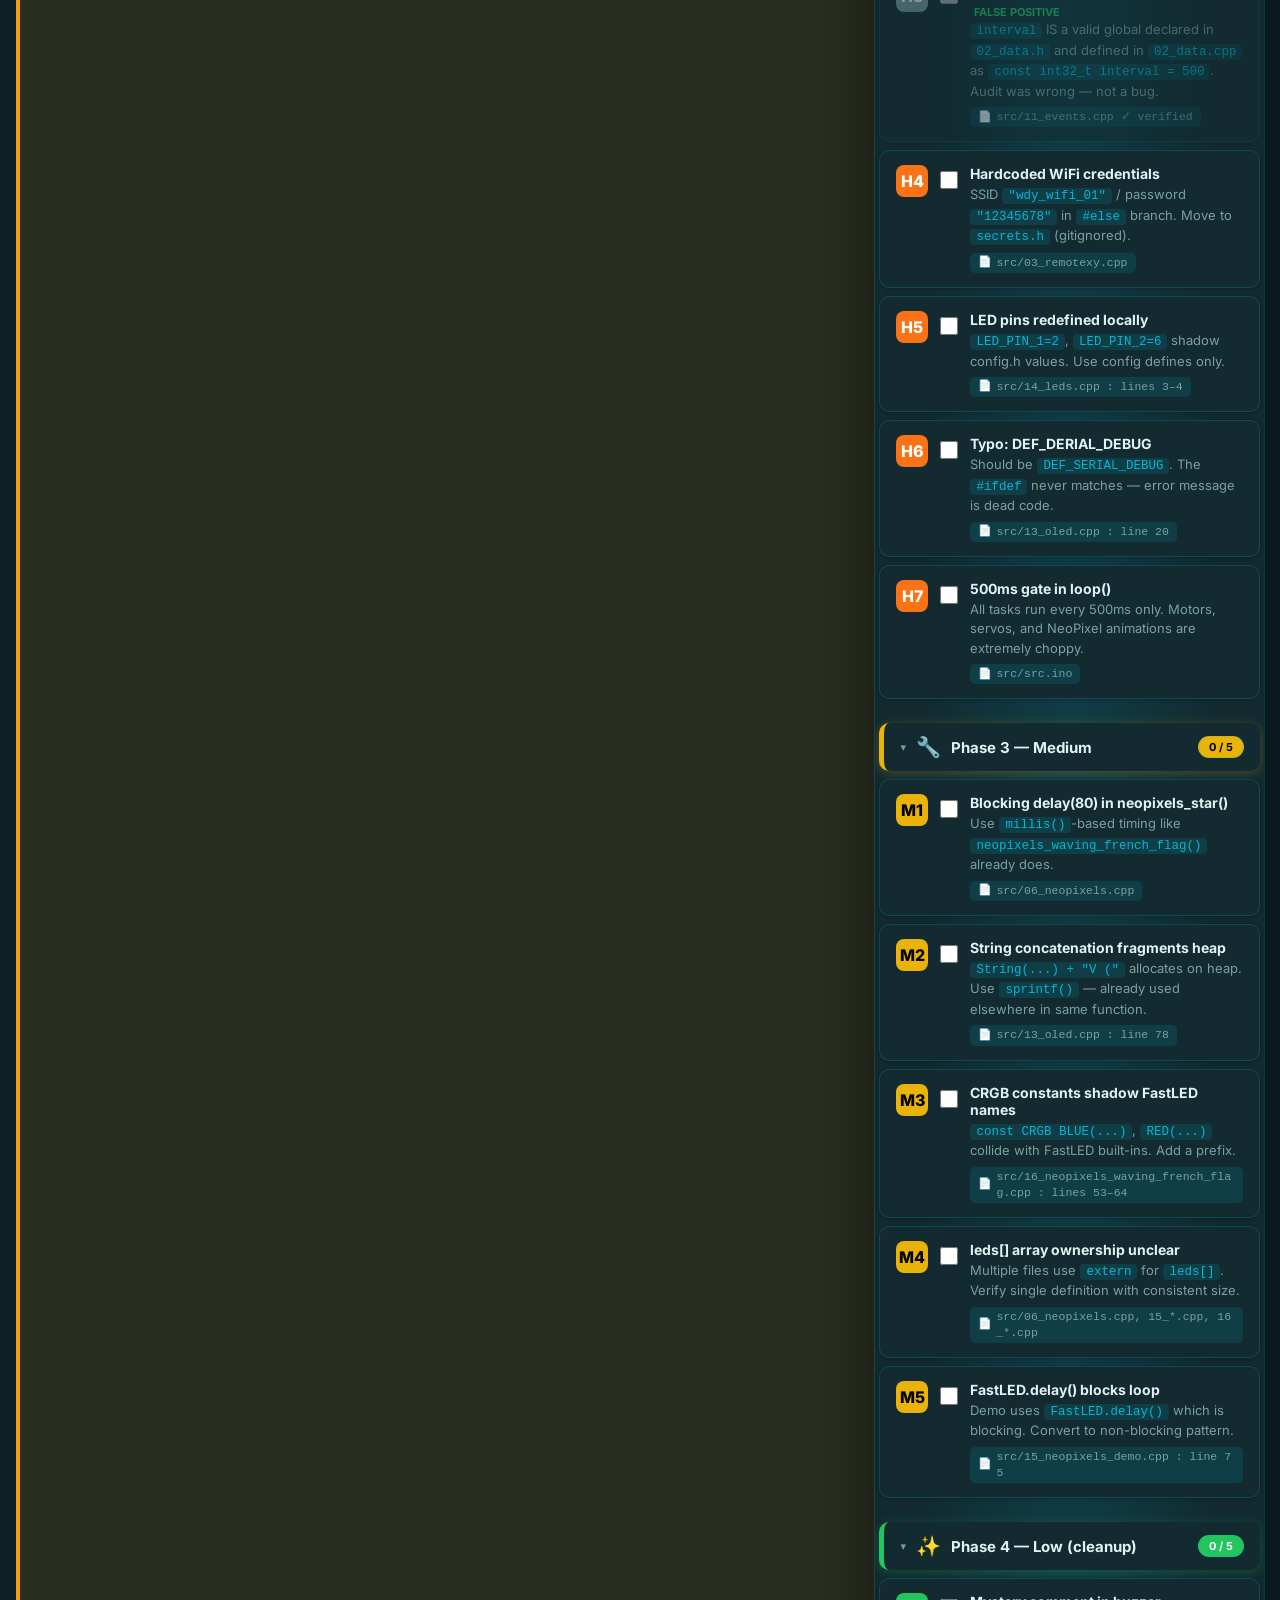
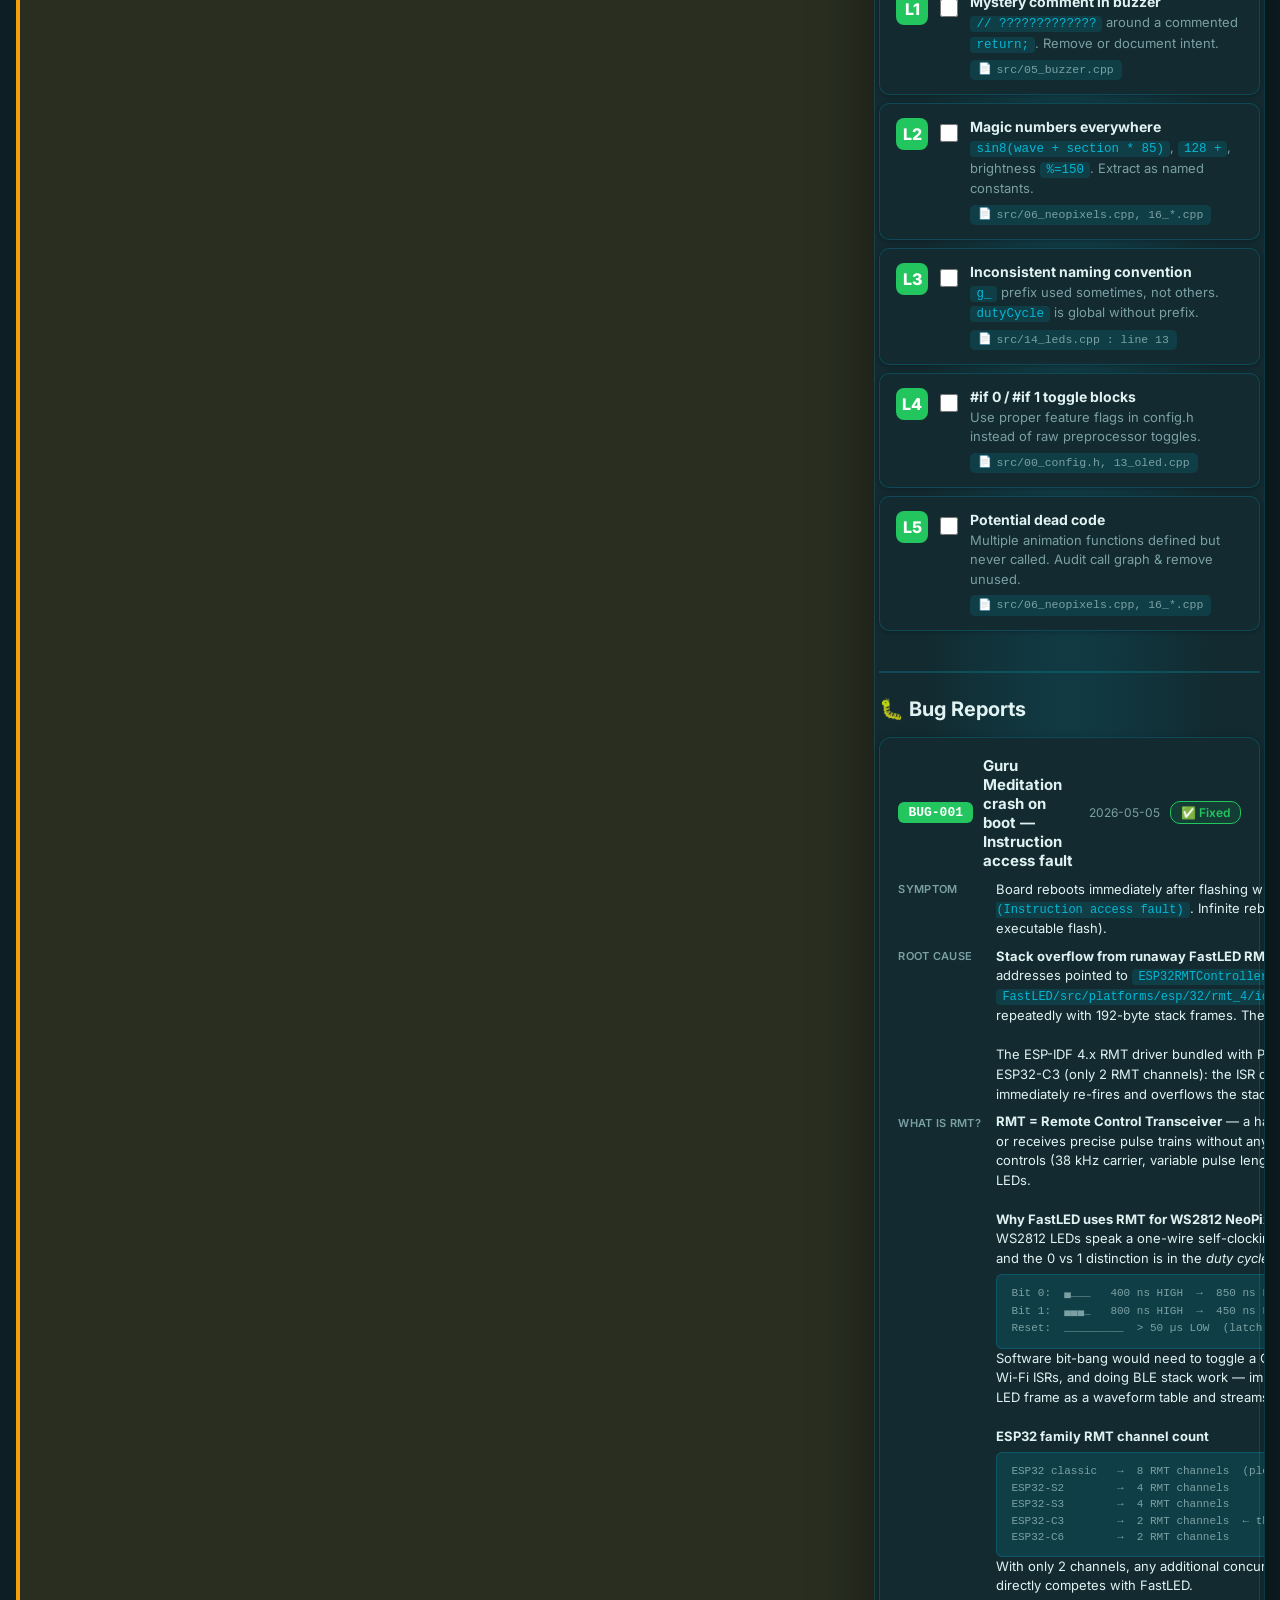
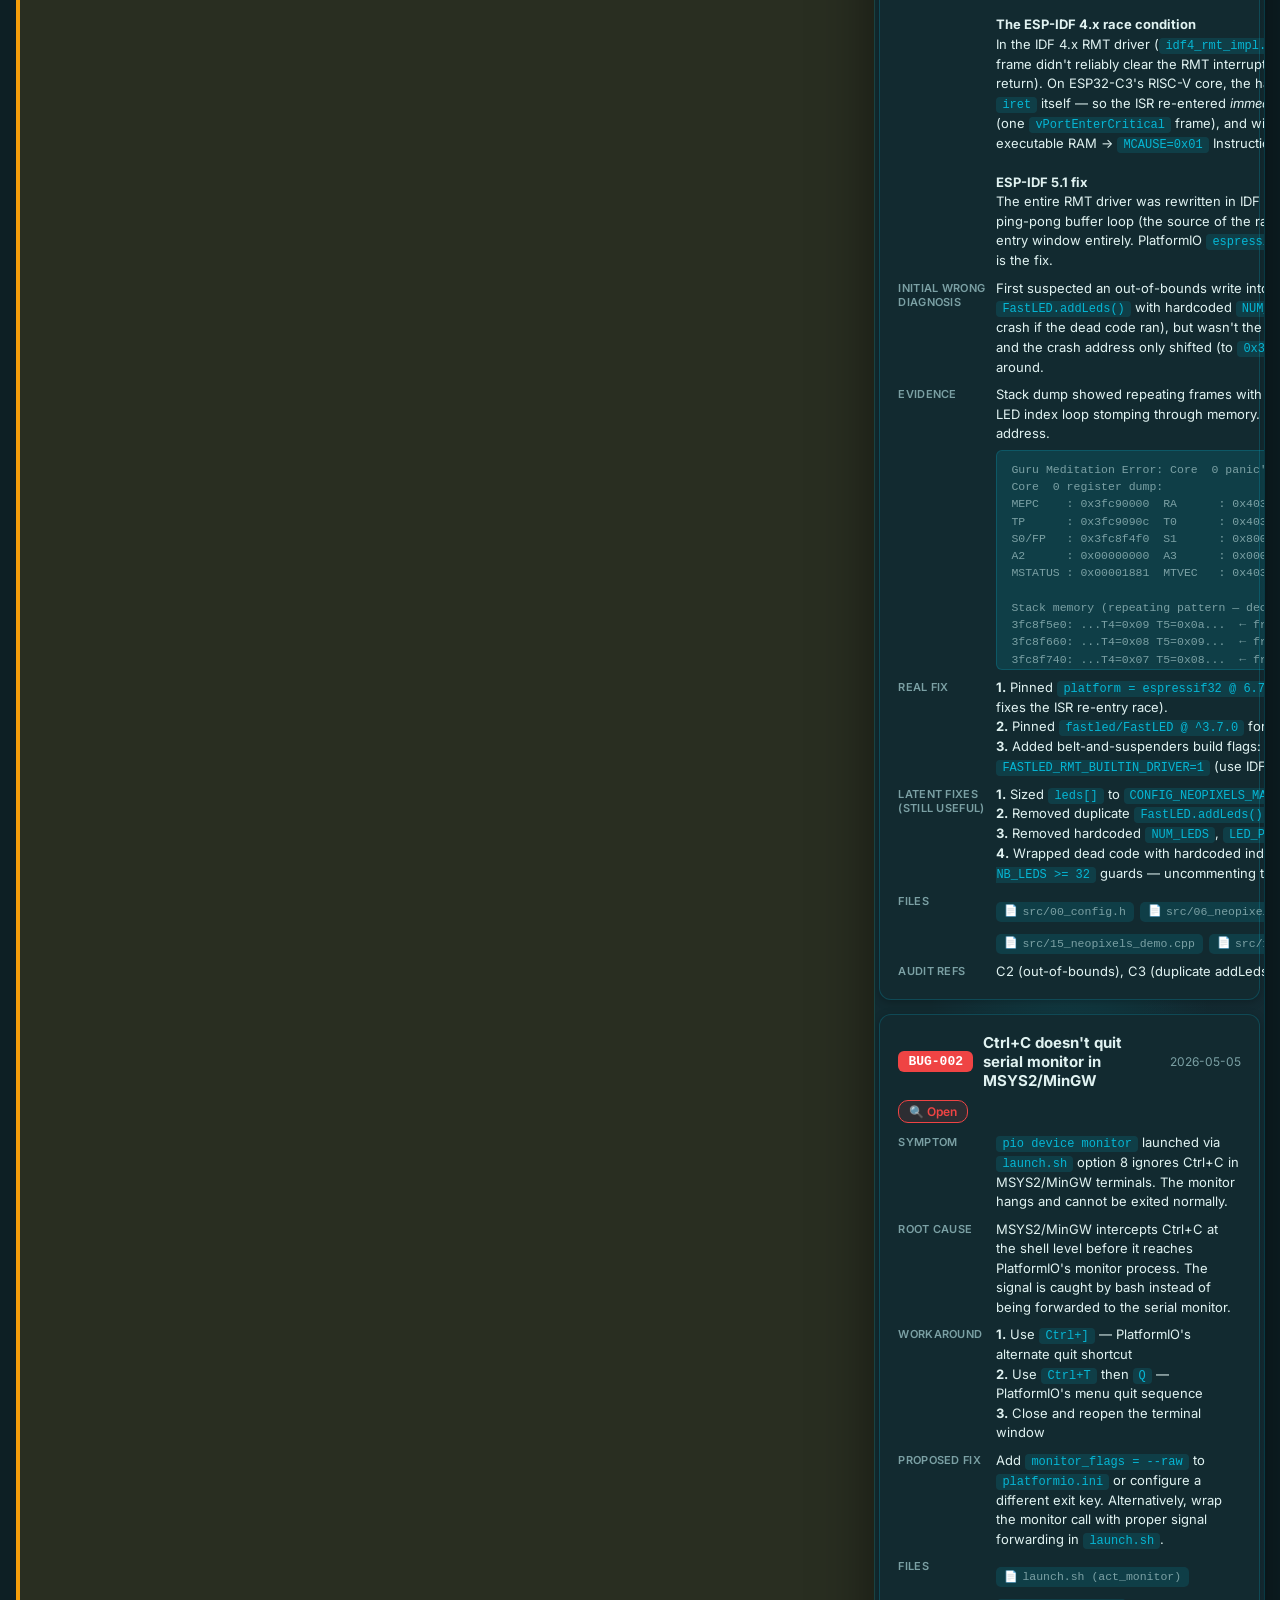
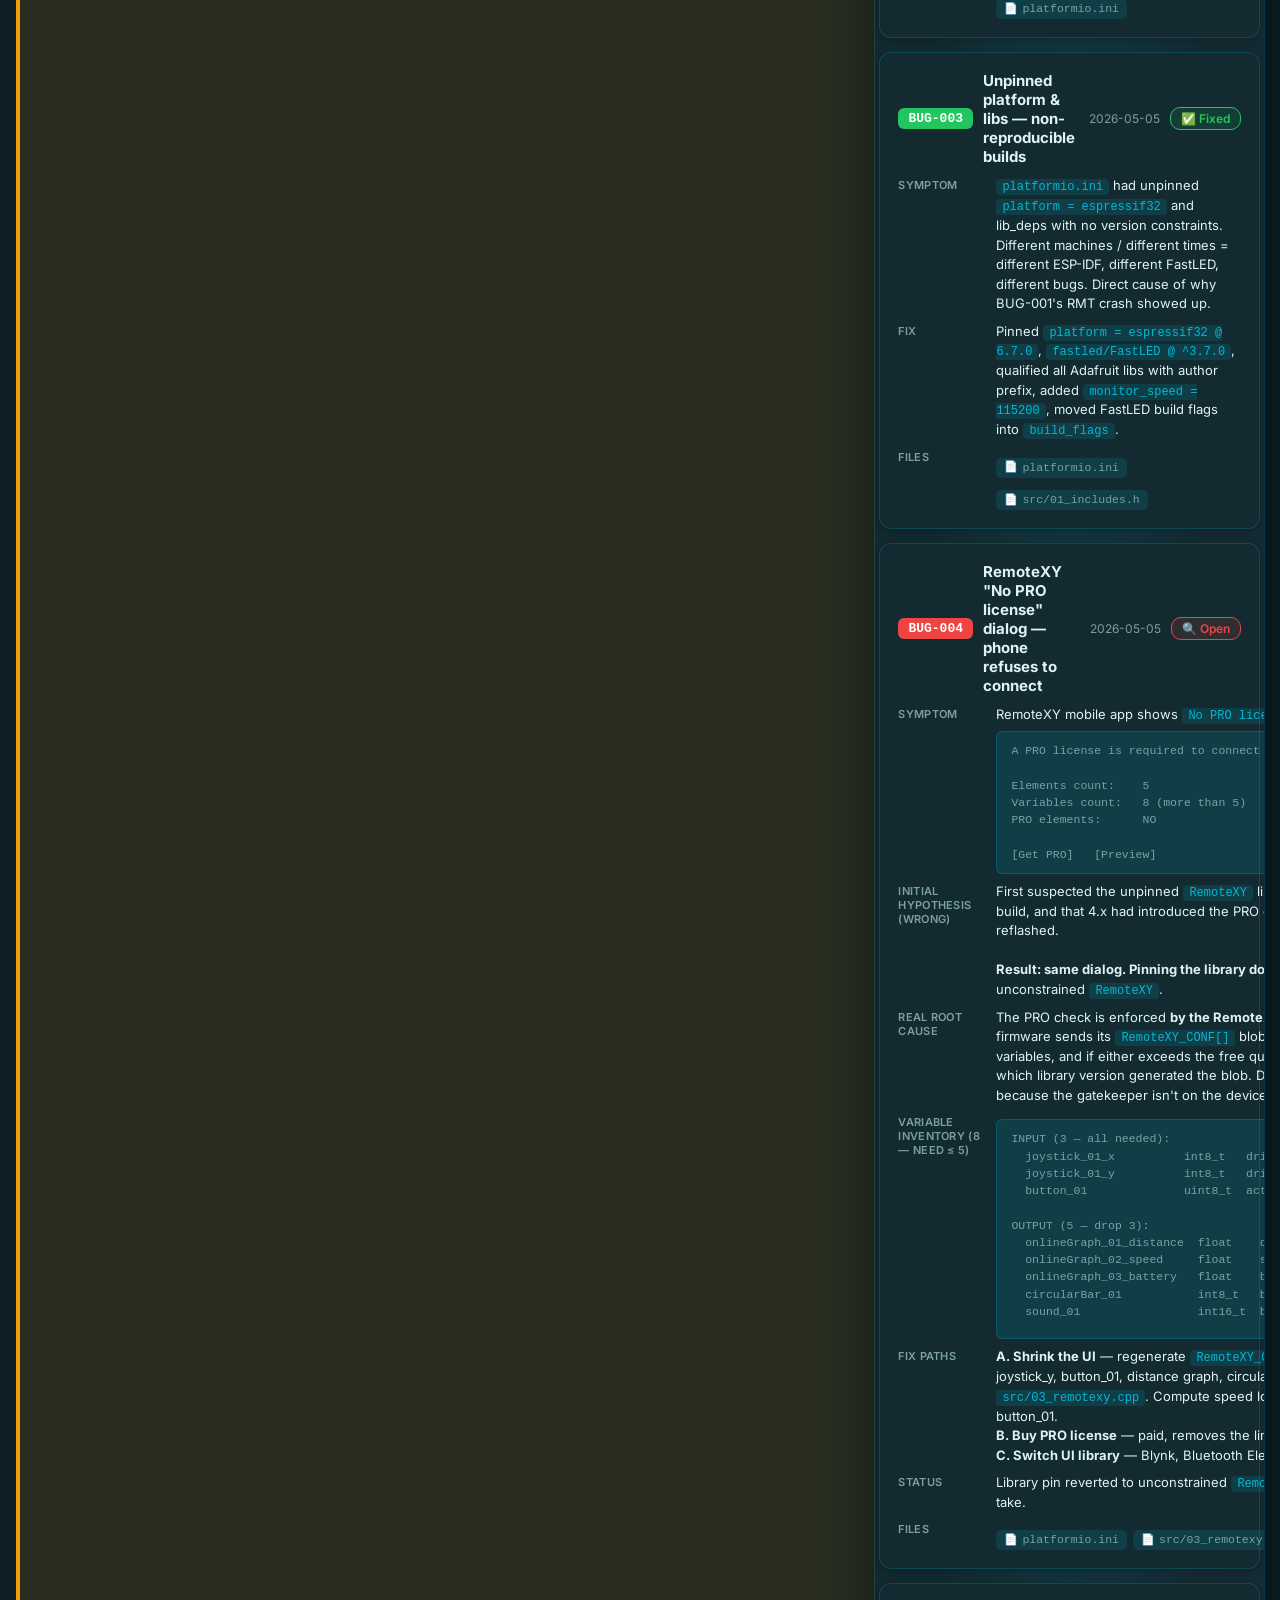
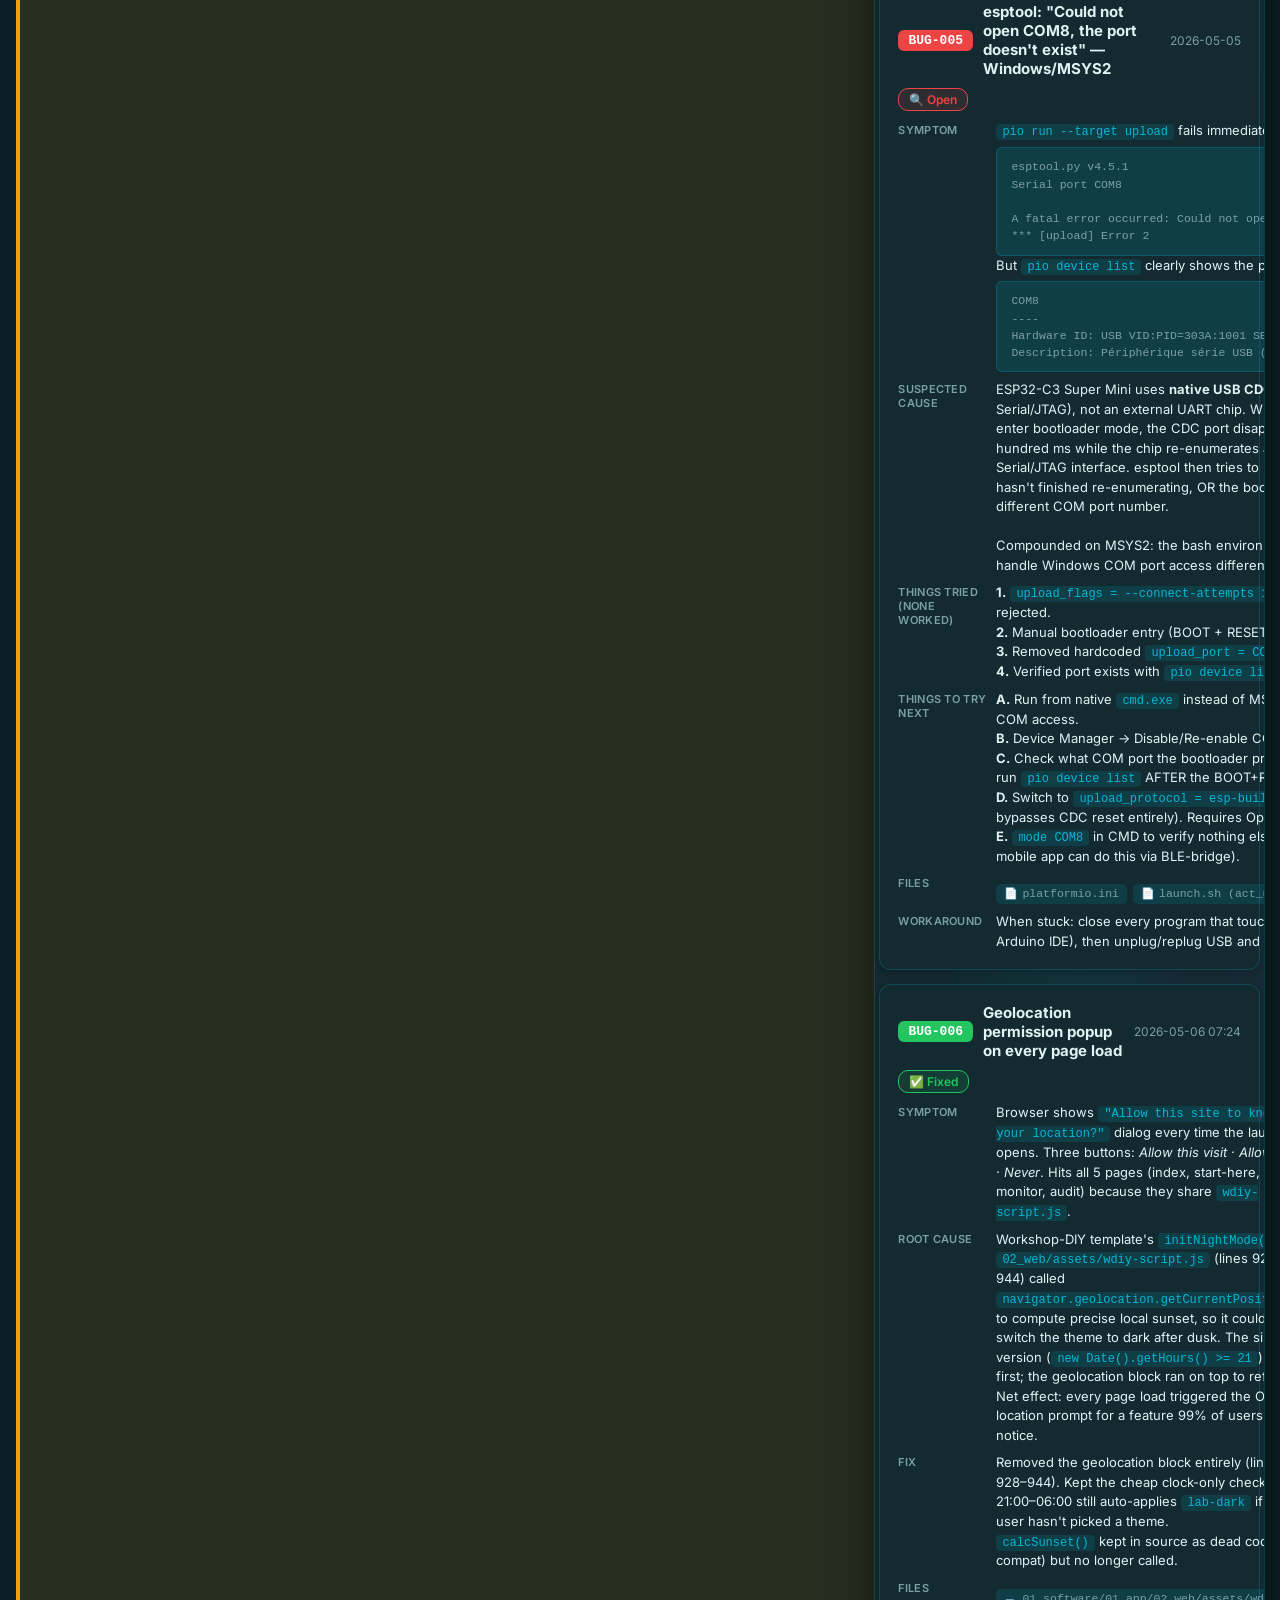
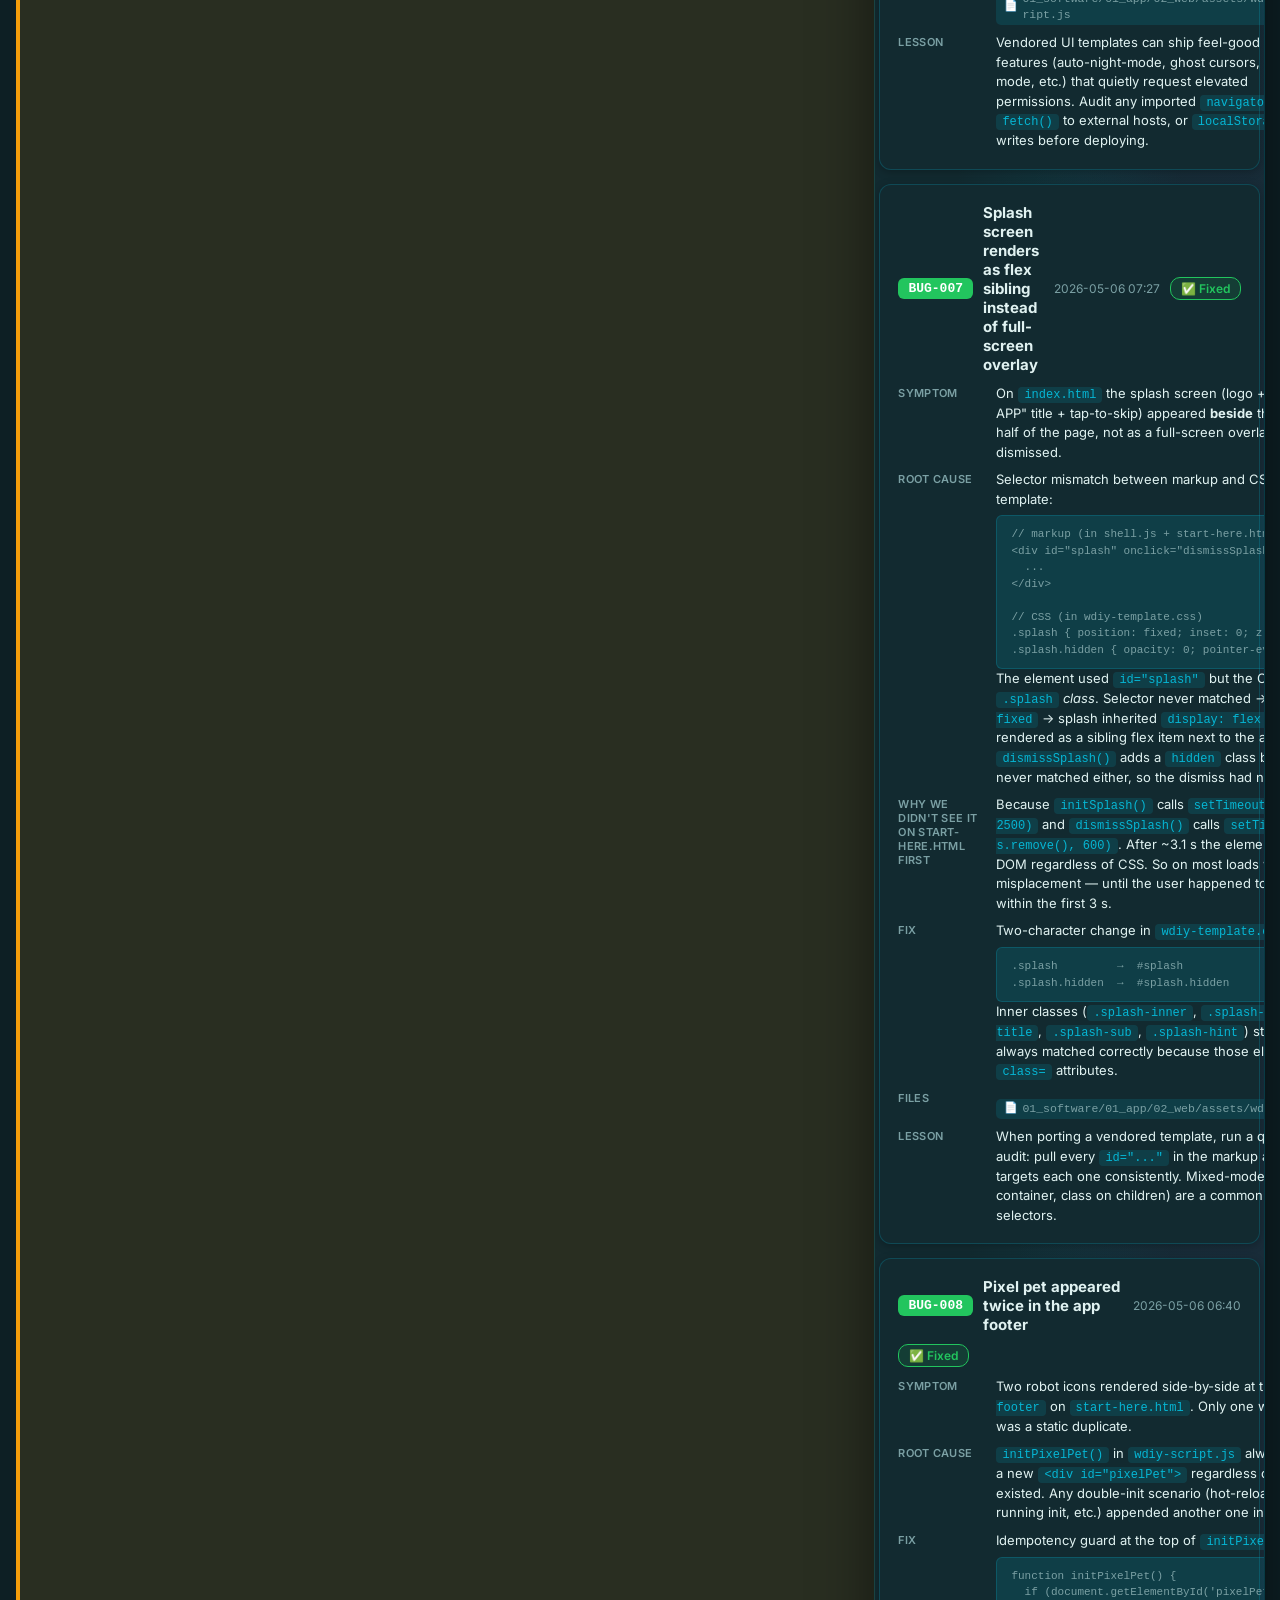
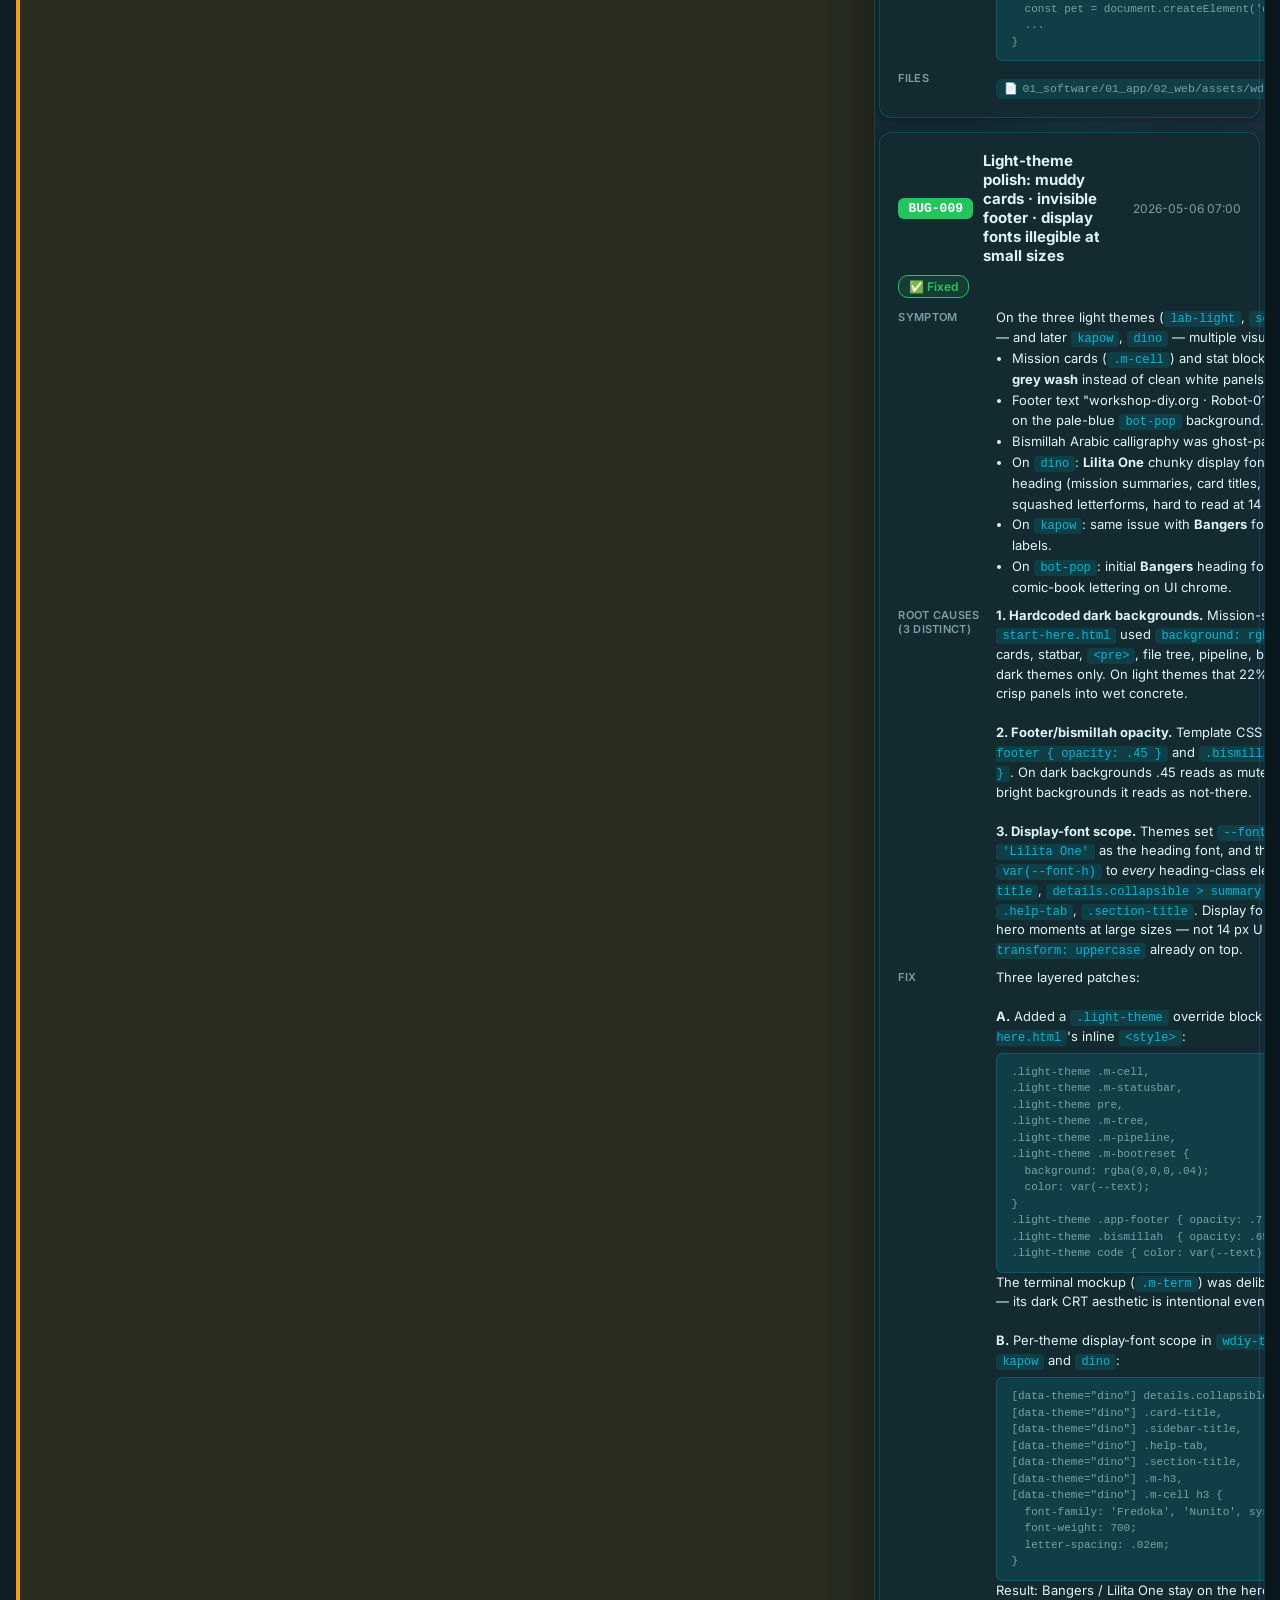
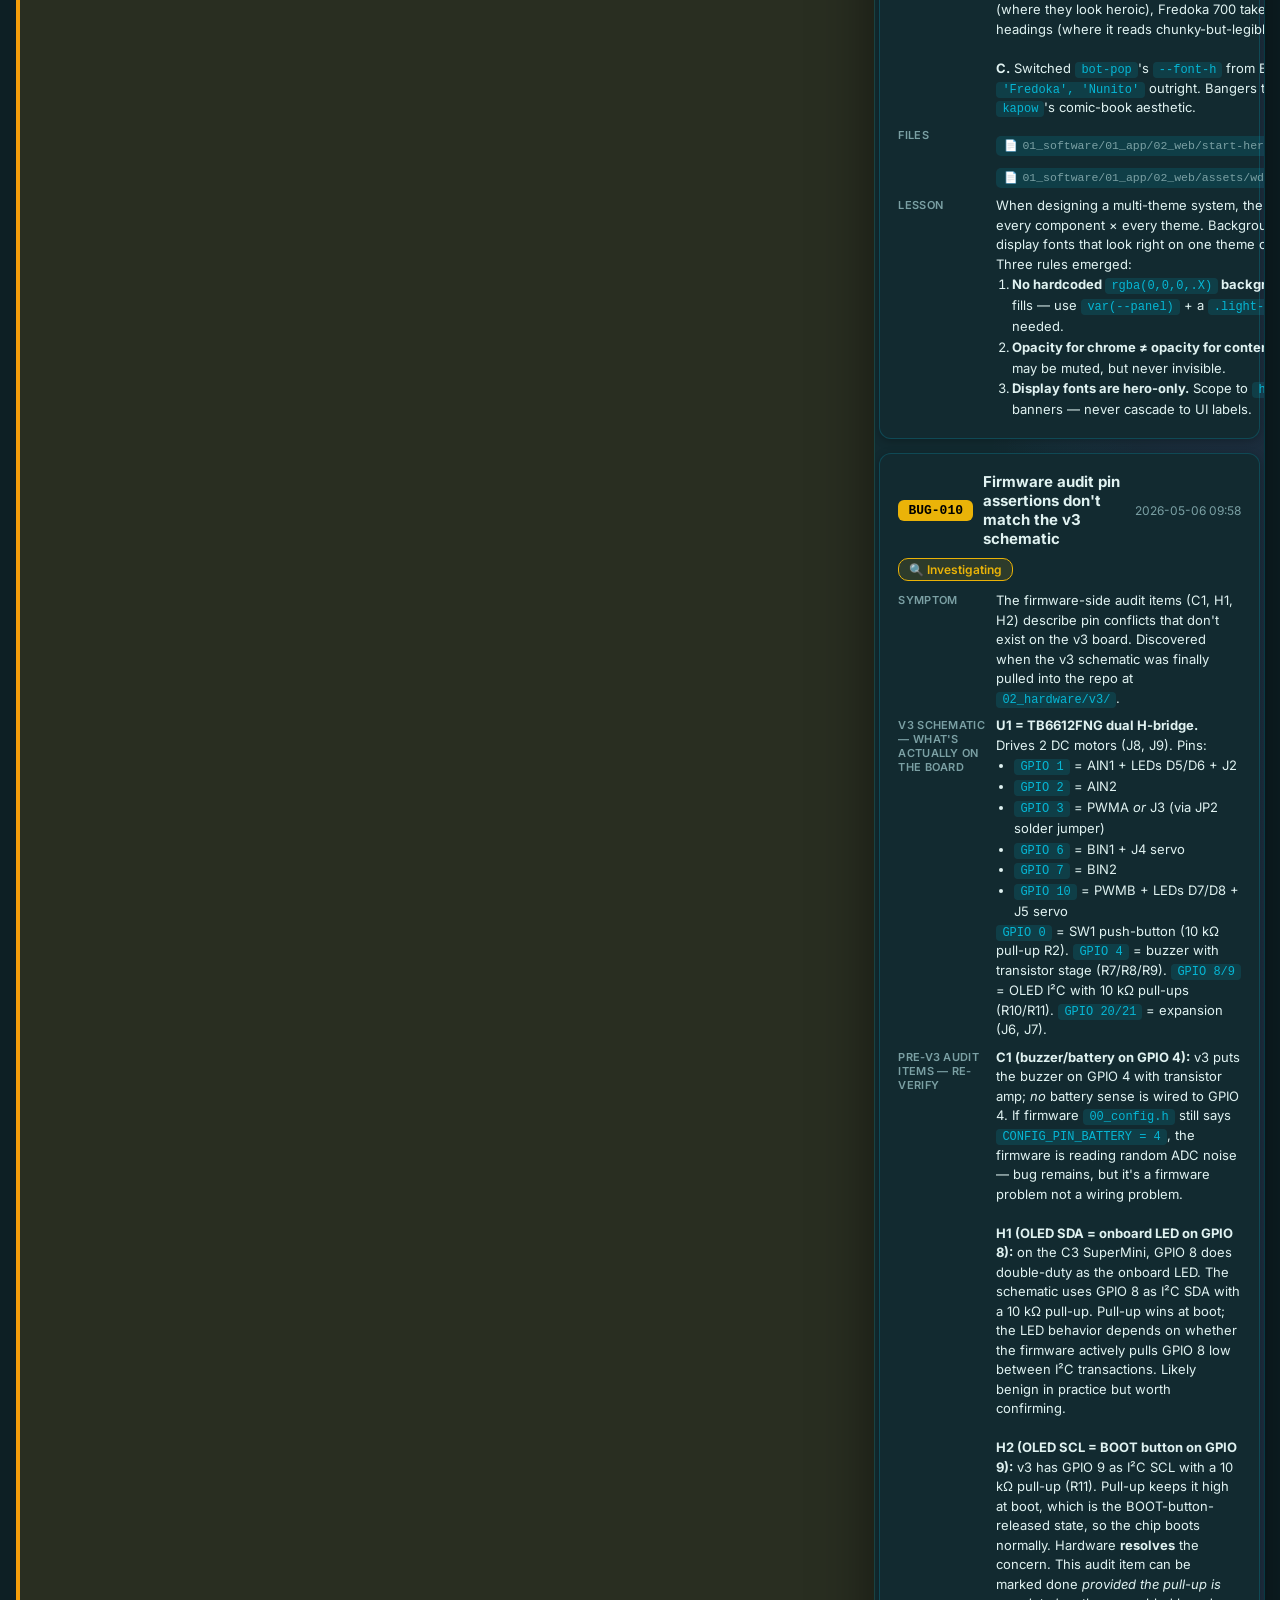
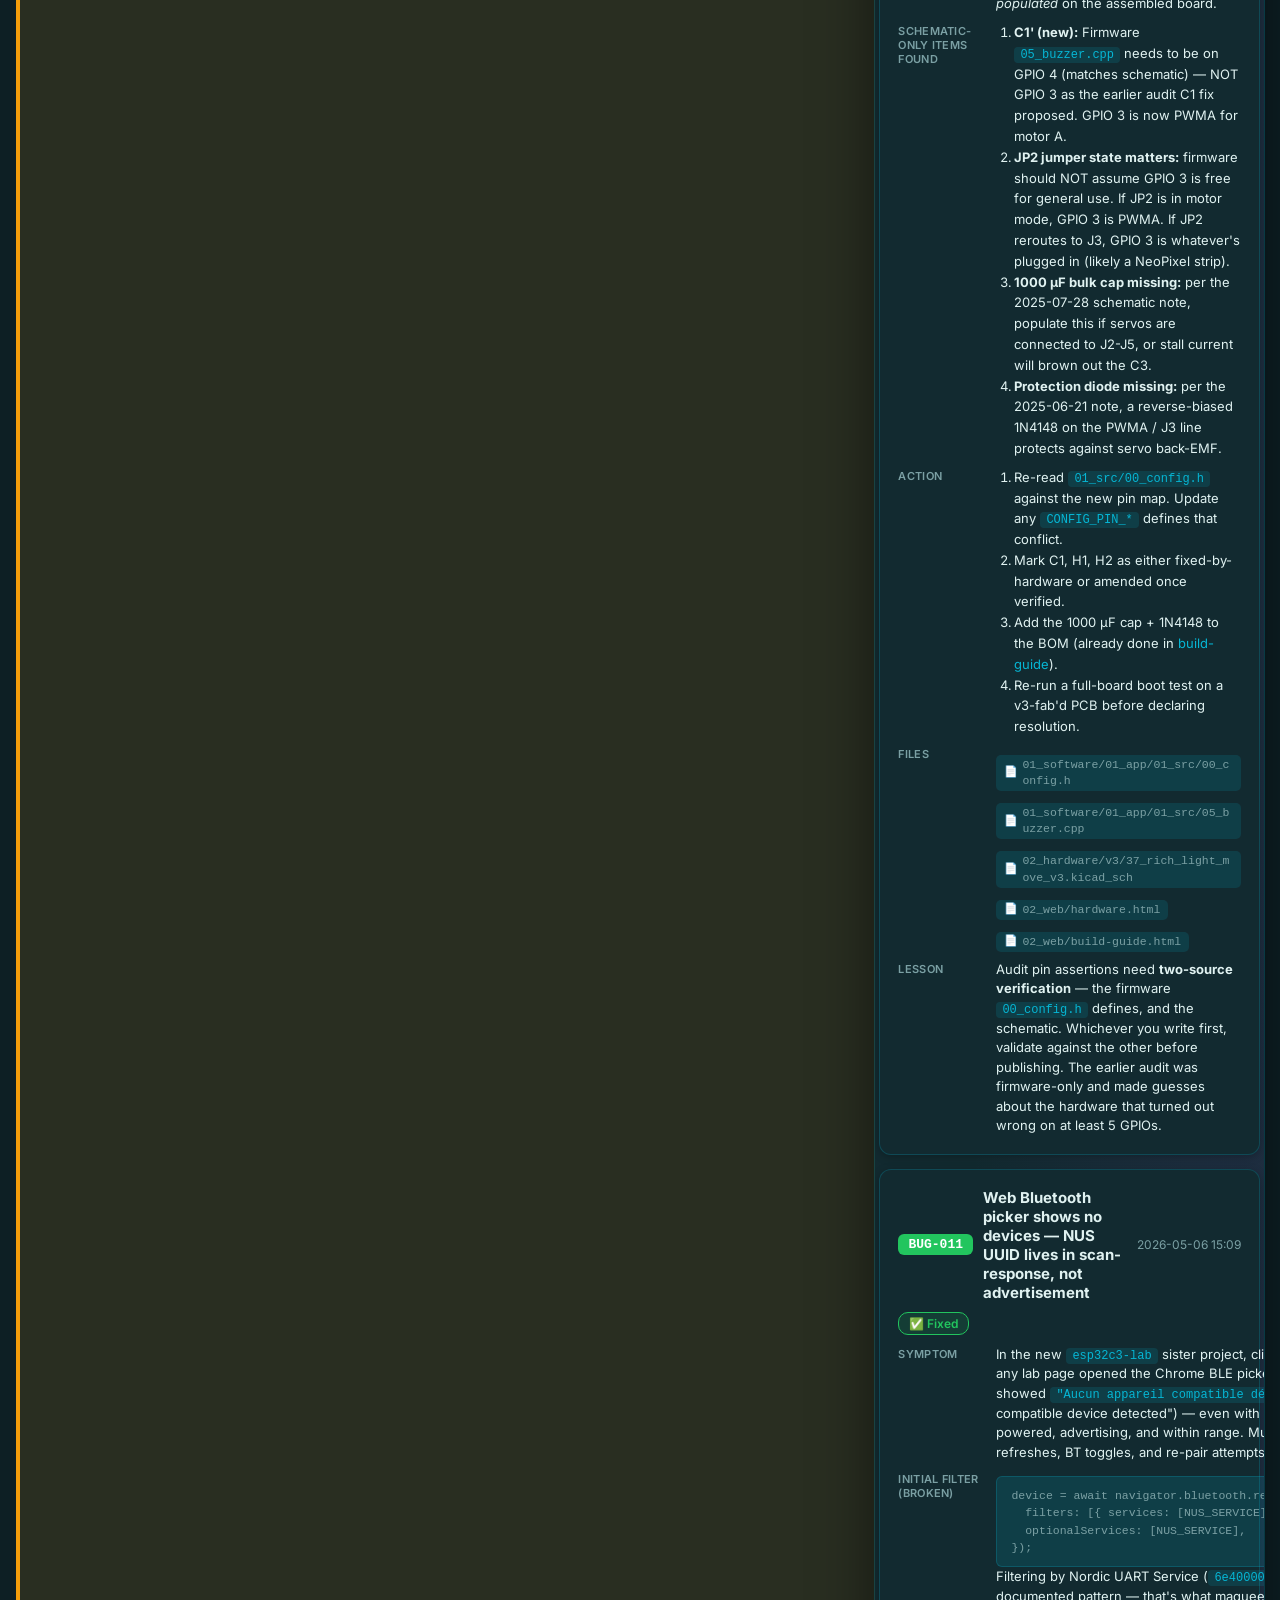
<file: 01_software/01_app/02_web/audit.html>
<!doctype html>
<html lang="en" dir="ltr" data-theme="robot">
<head>
<meta charset="UTF-8">
<meta name="viewport" content="width=device-width,initial-scale=1.0">
<title>Firmware Audit — ESP32-C3 Robot App</title>
<link rel="stylesheet" href="assets/wdiy-template.css">
<style>
/* ════════════════════════════════════════════════════════════
   AUDIT-SPECIFIC CSS — bridges audit's local var names to the
   wdiy-template vars, plus theme-agnostic severity colors.
   ════════════════════════════════════════════════════════════ */

:root {
  /* Aliases — audit's old names → template vars */
  --fg:       var(--text);
  --muted:    var(--text-muted);
  --card:     var(--panel);
  --card2:    rgba(0,0,0,.18);
  --shadow:   rgba(0,0,0,.25);
  --code-bg:  color-mix(in srgb, var(--accent) 14%, transparent);

  /* Severity colors — single set, theme-agnostic
     (red/orange/yellow/green read as severity in any palette) */
  --crit: #ef4444; --crit-bg: rgba(239,68,68,.12); --crit-glow: rgba(239,68,68,.25);
  --high: #f97316; --high-bg: rgba(249,115,22,.12); --high-glow: rgba(249,115,22,.25);
  --med:  #eab308; --med-bg:  rgba(234,179,8,.12);  --med-glow:  rgba(234,179,8,.25);
  --low:  #22c55e; --low-bg:  rgba(34,197,94,.12);  --low-glow:  rgba(34,197,94,.25);
  --check-done: #22c55e;
}
.light-theme {
  --shadow:   rgba(0,0,0,.08);
  --card2:    rgba(0,0,0,.04);
  --crit-bg:  rgba(239,68,68,.08);
  --high-bg:  rgba(249,115,22,.08);
  --med-bg:   rgba(234,179,8,.08);
  --low-bg:   rgba(34,197,94,.08);
}

.app { max-width: 920px; }

a { color: var(--accent); text-decoration: none; }
a:hover { text-decoration: underline; }
code {
  background: var(--code-bg); color: var(--accent);
  padding: 1px 6px; border-radius: 4px;
  font: 12.5px/1.4 ui-monospace, Menlo, Consolas, monospace;
}
.light-theme code { color: var(--text); }

/* ── Sub-header (date) ── */
.audit-sub { color: var(--muted); font-size: 13px; margin: 4px 0 18px; padding: 0 4px; }

/* ── Stat cards ── */
.stats { display: grid; grid-template-columns: repeat(4,1fr); gap: 10px; margin-bottom: 22px; }
.stat {
  padding: 14px 16px; border-radius: 10px;
  background: var(--card); border: 1px solid var(--border);
  box-shadow: 0 2px 8px var(--shadow);
  text-align: center; transition: transform .15s, box-shadow .15s;
}
.stat:hover { transform: translateY(-2px); box-shadow: 0 6px 20px var(--shadow); }
.stat .num { font-size: 28px; font-weight: 800; line-height: 1; }
.stat .lbl {
  font-size: 11px; text-transform: uppercase;
  letter-spacing: .5px; margin-top: 4px; font-weight: 600; color: var(--muted);
}
.stat.s-crit { border-color: var(--crit); background: var(--crit-bg); } .stat.s-crit .num { color: var(--crit); }
.stat.s-high { border-color: var(--high); background: var(--high-bg); } .stat.s-high .num { color: var(--high); }
.stat.s-med  { border-color: var(--med);  background: var(--med-bg);  } .stat.s-med  .num { color: var(--med); }
.stat.s-low  { border-color: var(--low);  background: var(--low-bg);  } .stat.s-low  .num { color: var(--low); }

/* ── Progress bar ── */
.progress-wrap {
  background: var(--card); border: 1px solid var(--border);
  border-radius: 12px; height: 32px; overflow: hidden;
  position: relative; margin-bottom: 20px;
  box-shadow: 0 2px 8px var(--shadow);
}
.progress-bar {
  height: 100%;
  background: linear-gradient(90deg, var(--accent), var(--accent2));
  transition: width .4s cubic-bezier(.4,0,.2,1);
  border-radius: 12px; position: relative; overflow: hidden;
}
.progress-bar::after {
  content: ''; position: absolute; inset: 0;
  background: linear-gradient(90deg, transparent, rgba(255,255,255,.15), transparent);
  animation: shimmer 2s infinite;
}
@keyframes shimmer { 0% { transform: translateX(-100%); } 100% { transform: translateX(100%); } }
.progress-label {
  position: absolute; inset: 0;
  display: flex; align-items: center; justify-content: center;
  font-size: 13px; font-weight: 700; pointer-events: none;
  text-shadow: 0 1px 2px rgba(0,0,0,.3); color: #fff;
}
.light-theme .progress-label { color: var(--text); text-shadow: none; }

/* ── Toolbar ── */
.toolbar { display: flex; gap: 8px; margin-bottom: 20px; flex-wrap: wrap; align-items: center; }
.toolbar button {
  padding: 6px 14px; border: 1px solid var(--border);
  background: var(--card); color: var(--fg);
  border-radius: 8px; cursor: pointer;
  font: 12px/1.4 inherit; font-weight: 500;
  transition: all .15s;
}
.toolbar button:hover {
  border-color: var(--accent); background: var(--card2);
  box-shadow: 0 2px 8px var(--shadow); transform: none;
}

/* ── Phases ── */
.phase { margin-bottom: 24px; }
.phase-hdr {
  display: flex; align-items: center; gap: 10px;
  padding: 12px 16px; border-radius: 10px;
  background: var(--card); border-left: 5px solid;
  cursor: pointer; user-select: none;
  box-shadow: 0 2px 8px var(--shadow); transition: all .15s;
}
.phase-hdr:hover { box-shadow: 0 4px 16px var(--shadow); }
.phase-hdr h2 { font-size: 15px; flex: 1; font-weight: 700; margin: 0; }
.phase-hdr .emoji { font-size: 20px; }
.phase-hdr .badge {
  font-size: 11px; padding: 3px 10px;
  border-radius: 12px; font-weight: 700; white-space: nowrap;
}
.phase-hdr .arrow { transition: transform .2s; font-size: 11px; color: var(--muted); }
.phase-hdr.collapsed .arrow { transform: rotate(-90deg); }

.phase[data-level="critical"] .phase-hdr { border-color: var(--crit); box-shadow: 0 2px 12px var(--crit-glow); }
.phase[data-level="critical"] .badge      { background: var(--crit); color: #fff; }
.phase[data-level="high"] .phase-hdr      { border-color: var(--high); box-shadow: 0 2px 12px var(--high-glow); }
.phase[data-level="high"] .badge          { background: var(--high); color: #fff; }
.phase[data-level="medium"] .phase-hdr    { border-color: var(--med); box-shadow: 0 2px 12px var(--med-glow); }
.phase[data-level="medium"] .badge        { background: var(--med); color: #000; }
.phase[data-level="low"] .phase-hdr       { border-color: var(--low); box-shadow: 0 2px 12px var(--low-glow); }
.phase[data-level="low"] .badge           { background: var(--low); color: #fff; }

/* ── Items ── */
.items { padding: 8px 0 0; display: grid; gap: 8px; }
.item {
  display: flex; align-items: flex-start; gap: 12px;
  padding: 14px 16px; border-radius: 10px;
  background: var(--card); border: 1px solid var(--border);
  box-shadow: 0 1px 4px var(--shadow); transition: all .2s;
}
.item:hover {
  border-color: var(--accent); box-shadow: 0 4px 16px var(--shadow);
  transform: translateY(-1px);
}
.item.done { opacity: .5; transform: none !important; }
.item.done .desc strong { text-decoration: line-through; }

.item .sev {
  width: 32px; height: 32px; border-radius: 8px;
  display: flex; align-items: center; justify-content: center;
  font-size: 16px; flex-shrink: 0; font-weight: 800; color: #fff;
}
.phase[data-level="critical"] .sev { background: var(--crit); }
.phase[data-level="high"] .sev     { background: var(--high); }
.phase[data-level="medium"] .sev   { background: var(--med); color: #000; }
.phase[data-level="low"] .sev      { background: var(--low); }

.item input[type=checkbox] {
  margin-top: 6px; accent-color: var(--check-done);
  width: 18px; height: 18px; flex-shrink: 0;
  cursor: pointer; border-radius: 4px;
}

.desc { flex: 1; min-width: 0; }
.desc strong { font-weight: 700; font-size: 14px; display: block; margin-bottom: 3px; }
.desc .detail { color: var(--muted); font-size: 13px; line-height: 1.5; }
.file {
  display: inline-flex; align-items: center; gap: 4px;
  font: 11.5px/1.4 ui-monospace, Menlo, Consolas, monospace;
  background: var(--code-bg); padding: 2px 8px; border-radius: 5px;
  color: var(--muted); margin-top: 6px; word-break: break-all;
}
.file::before { content: '📄'; font-size: 11px; }

/* ── Bug reports ── */
.bugs-section { margin-top: 40px; padding-top: 24px; border-top: 2px solid var(--border); }
.bugs-section h2 { font-size: 20px; margin-bottom: 16px; display: flex; align-items: center; gap: 8px; }
.bug {
  background: var(--card); border: 1px solid var(--border);
  border-radius: 12px; padding: 18px; margin-bottom: 14px;
  box-shadow: 0 2px 8px var(--shadow); transition: all .2s;
}
.bug:hover { box-shadow: 0 4px 16px var(--shadow); border-color: var(--accent); }
.bug-hdr { display: flex; align-items: center; gap: 10px; margin-bottom: 10px; flex-wrap: wrap; }
.bug-id {
  font: 13px/1 ui-monospace, Menlo, Consolas, monospace;
  padding: 4px 10px; border-radius: 6px; font-weight: 700; white-space: nowrap;
}
.bug-id.fixed         { background: var(--low); color: #fff; }
.bug-id.open          { background: var(--crit); color: #fff; }
.bug-id.investigating { background: var(--med); color: #000; }
.bug-title { font-weight: 700; font-size: 15px; flex: 1; }
.bug-date  { color: var(--muted); font-size: 12px; }
.bug-status { font-size: 12px; padding: 3px 10px; border-radius: 10px; font-weight: 600; }
.bug-status.fixed         { background: var(--low-bg);  color: var(--low);  border: 1px solid var(--low); }
.bug-status.open          { background: var(--crit-bg); color: var(--crit); border: 1px solid var(--crit); }
.bug-status.investigating { background: var(--med-bg);  color: var(--med);  border: 1px solid var(--med); }

.bug-body { display: grid; gap: 8px; }
.bug-row { display: grid; grid-template-columns: 90px 1fr; gap: 8px; font-size: 13px; }
.bug-row .label {
  color: var(--muted); font-weight: 600;
  text-transform: uppercase; font-size: 11px; letter-spacing: .3px;
  padding-top: 2px;
}
.bug-row .val { line-height: 1.5; }
.bug-row .val code { font-size: 12px; }
.crash-dump {
  background: var(--code-bg); border: 1px solid var(--border);
  border-radius: 6px; padding: 10px 14px;
  font: 11.5px/1.5 ui-monospace, Menlo, Consolas, monospace;
  color: var(--muted); max-height: 220px; overflow: auto;
  white-space: pre; margin-top: 6px;
}
.bug-files { display: flex; flex-wrap: wrap; gap: 6px; margin-top: 4px; }

/* ── Responsive ── */
@media (max-width: 600px) {
  .stats { grid-template-columns: repeat(2,1fr); }
  .stat .num { font-size: 22px; }
  .phase-hdr h2 { font-size: 13px; }
  .bug-row { grid-template-columns: 1fr; gap: 4px; }
}
</style>
</head>

<body
  data-app-title="Firmware Audit"
  data-app-subtitle="🐛 track · 🔍 diagnose · 🛠️ fix"
  data-help-page="audit"
  data-status-text="board_v3"
  data-status-online="true">
<div class="archival-note" style="margin:1rem auto;max-width:60rem;padding:.9rem 1.1rem;border-left:4px solid #f59e0b;background:rgba(245,158,11,.12);border-radius:6px;font-size:.95rem;line-height:1.5"><strong>Archival note.</strong> Entries mentioning <code>RemoteXY</code> or <code>03_remotexy.cpp</code> describe the firmware <em>before</em> it moved to the bit-rxy protocol. They are kept as a record of what happened and are deliberately not rewritten &mdash; the robot no longer uses that library or that phone app, and the PRO-licence limit in BUG-004 no longer applies. Current behaviour is documented in <code>README.md</code>.</div>


<div class="app">
  <div class="rows-container">

    <p class="audit-sub">ESP32-C3 Super Mini · board_v3 · <span id="date"></span></p>

    <!-- ═══ Stat cards ═══ -->
    <div class="stats">
      <div class="stat s-crit"><div class="num" id="sc">0/5</div><div class="lbl">Critical</div></div>
      <div class="stat s-high"><div class="num" id="sh">0/7</div><div class="lbl">High</div></div>
      <div class="stat s-med"><div class="num" id="sm">0/5</div><div class="lbl">Medium</div></div>
      <div class="stat s-low"><div class="num" id="sl">0/5</div><div class="lbl">Low</div></div>
    </div>

    <!-- ═══ Progress ═══ -->
    <div class="progress-wrap">
      <div class="progress-bar" id="bar"></div>
      <div class="progress-label" id="bar-label"></div>
    </div>

    <!-- ═══ Toolbar ═══ -->
    <div class="toolbar">
      <button onclick="toggleAll(true)">✅ Check all</button>
      <button onclick="toggleAll(false)">⬜ Reset</button>
      <button onclick="expandAll(true)">▾ Expand</button>
      <button onclick="expandAll(false)">▸ Collapse</button>
    </div>

    <!-- ═══ CRITICAL ═══ -->
    <div class="phase" data-level="critical">
      <div class="phase-hdr" onclick="toggle(this)">
        <span class="arrow">▾</span>
        <span class="emoji">💥</span>
        <h2>Phase 1 — Critical</h2>
        <span class="badge" id="bc">0 / 5</span>
      </div>
      <div class="items">

        <div class="item" data-id="c1">
          <div class="sev">C1</div>
          <input type="checkbox" onchange="save()">
          <div class="desc">
            <strong>GPIO 4 collision: buzzer + battery</strong>
            <div class="detail">Both <code>CONFIG_PIN_BUZZER</code> and <code>CONFIG_PIN_BATTERY</code> use GPIO 4. PWM output corrupts ADC reads. Move buzzer to GPIO 3.</div>
            <span class="file">src/00_config.h : lines 17, 21</span>
          </div>
        </div>

        <div class="item" data-id="c2">
          <div class="sev">C2</div>
          <input type="checkbox" onchange="save()">
          <div class="desc">
            <strong>NeoPixel out-of-bounds writes</strong>
            <div class="detail">Animations index LEDs 0–15 / 0–31 but <code>CONFIG_NEOPIXELS_NB_LEDS</code> is 4. Memory corruption &rarr; random crashes.</div>
            <span class="file">src/06_neopixels.cpp</span>
          </div>
        </div>

        <div class="item" data-id="c3">
          <div class="sev">C3</div>
          <input type="checkbox" onchange="save()">
          <div class="desc">
            <strong>Duplicate FastLED.addLeds()</strong>
            <div class="detail">Demo file calls <code>addLeds&lt;WS2812, 10&gt;</code> with hardcoded pin &amp; 16 LEDs, conflicting with main init. Remove or gate behind a flag.</div>
            <span class="file">src/15_neopixels_demo.cpp : line 57</span>
          </div>
        </div>

        <div class="item" data-id="c4">
          <div class="sev">C4</div>
          <input type="checkbox" onchange="save()">
          <div class="desc">
            <strong>Blocking bit-bang PWM in playTone()</strong>
            <div class="detail">Busy <code>while(millis())</code> loop freezes BLE, sensors, motors. Replace with <code>ledcWriteTone()</code> + timer callback.</div>
            <span class="file">src/05_buzzer.cpp</span>
          </div>
        </div>

        <div class="item" data-id="c5">
          <div class="sev">C5</div>
          <input type="checkbox" onchange="save()">
          <div class="desc">
            <strong>FRAMES_PER_SECOND redefined</strong>
            <div class="detail">Macro defined on lines 15 &amp; 48. Also redefines <code>NUM_LEDS</code>, <code>LED_PIN</code> locally — use config.h values.</div>
            <span class="file">src/16_neopixels_waving_french_flag.cpp</span>
          </div>
        </div>

      </div>
    </div>

    <!-- ═══ HIGH ═══ -->
    <div class="phase" data-level="high">
      <div class="phase-hdr" onclick="toggle(this)">
        <span class="arrow">▾</span>
        <span class="emoji">⚠️</span>
        <h2>Phase 2 — High</h2>
        <span class="badge" id="bh">0 / 7</span>
      </div>
      <div class="items">

        <div class="item" data-id="h1">
          <div class="sev">H1</div>
          <input type="checkbox" onchange="save()">
          <div class="desc">
            <strong>GPIO 8 = OLED SDA = built-in LED</strong>
            <div class="detail">On Super Mini, GPIO 8 drives the onboard LED. I&sup2;C and LED will conflict. Reassign OLED SDA.</div>
            <span class="file">src/00_config.h : line 24</span>
          </div>
        </div>

        <div class="item" data-id="h2">
          <div class="sev">H2</div>
          <input type="checkbox" onchange="save()">
          <div class="desc">
            <strong>GPIO 9 = OLED SCL = BOOT button</strong>
            <div class="detail">Pulling SCL low during power-on enters bootloader. Reassign OLED SCL or add external pull-up.</div>
            <span class="file">src/00_config.h : line 25</span>
          </div>
        </div>

        <div class="item done" data-id="h3" style="opacity:.5">
          <div class="sev" style="background:var(--muted)">H3</div>
          <input type="checkbox" onchange="save()" disabled>
          <div class="desc">
            <strong style="text-decoration:line-through">Wrong variable in events</strong> &nbsp;<span style="color:var(--low);font-size:11px;font-weight:700">FALSE POSITIVE</span>
            <div class="detail"><code>interval</code> IS a valid global declared in <code>02_data.h</code> and defined in <code>02_data.cpp</code> as <code>const int32_t interval = 500</code>. Audit was wrong — not a bug.</div>
            <span class="file">src/11_events.cpp ✓ verified</span>
          </div>
        </div>

        <div class="item" data-id="h4">
          <div class="sev">H4</div>
          <input type="checkbox" onchange="save()">
          <div class="desc">
            <strong>Hardcoded WiFi credentials</strong>
            <div class="detail">SSID <code>"wdy_wifi_01"</code> / password <code>"12345678"</code> in <code>#else</code> branch. Move to <code>secrets.h</code> (gitignored).</div>
            <span class="file">src/03_remotexy.cpp</span>
          </div>
        </div>

        <div class="item" data-id="h5">
          <div class="sev">H5</div>
          <input type="checkbox" onchange="save()">
          <div class="desc">
            <strong>LED pins redefined locally</strong>
            <div class="detail"><code>LED_PIN_1=2</code>, <code>LED_PIN_2=6</code> shadow config.h values. Use config defines only.</div>
            <span class="file">src/14_leds.cpp : lines 3–4</span>
          </div>
        </div>

        <div class="item" data-id="h6">
          <div class="sev">H6</div>
          <input type="checkbox" onchange="save()">
          <div class="desc">
            <strong>Typo: DEF_DERIAL_DEBUG</strong>
            <div class="detail">Should be <code>DEF_SERIAL_DEBUG</code>. The <code>#ifdef</code> never matches — error message is dead code.</div>
            <span class="file">src/13_oled.cpp : line 20</span>
          </div>
        </div>

        <div class="item" data-id="h7">
          <div class="sev">H7</div>
          <input type="checkbox" onchange="save()">
          <div class="desc">
            <strong>500ms gate in loop()</strong>
            <div class="detail">All tasks run every 500ms only. Motors, servos, and NeoPixel animations are extremely choppy.</div>
            <span class="file">src/src.ino</span>
          </div>
        </div>

      </div>
    </div>

    <!-- ═══ MEDIUM ═══ -->
    <div class="phase" data-level="medium">
      <div class="phase-hdr" onclick="toggle(this)">
        <span class="arrow">▾</span>
        <span class="emoji">🔧</span>
        <h2>Phase 3 — Medium</h2>
        <span class="badge" id="bm">0 / 5</span>
      </div>
      <div class="items">

        <div class="item" data-id="m1">
          <div class="sev">M1</div>
          <input type="checkbox" onchange="save()">
          <div class="desc">
            <strong>Blocking delay(80) in neopixels_star()</strong>
            <div class="detail">Use <code>millis()</code>-based timing like <code>neopixels_waving_french_flag()</code> already does.</div>
            <span class="file">src/06_neopixels.cpp</span>
          </div>
        </div>

        <div class="item" data-id="m2">
          <div class="sev">M2</div>
          <input type="checkbox" onchange="save()">
          <div class="desc">
            <strong>String concatenation fragments heap</strong>
            <div class="detail"><code>String(...) + "V ("</code> allocates on heap. Use <code>sprintf()</code> — already used elsewhere in same function.</div>
            <span class="file">src/13_oled.cpp : line 78</span>
          </div>
        </div>

        <div class="item" data-id="m3">
          <div class="sev">M3</div>
          <input type="checkbox" onchange="save()">
          <div class="desc">
            <strong>CRGB constants shadow FastLED names</strong>
            <div class="detail"><code>const CRGB BLUE(...)</code>, <code>RED(...)</code> collide with FastLED built-ins. Add a prefix.</div>
            <span class="file">src/16_neopixels_waving_french_flag.cpp : lines 53–64</span>
          </div>
        </div>

        <div class="item" data-id="m4">
          <div class="sev">M4</div>
          <input type="checkbox" onchange="save()">
          <div class="desc">
            <strong>leds[] array ownership unclear</strong>
            <div class="detail">Multiple files use <code>extern</code> for <code>leds[]</code>. Verify single definition with consistent size.</div>
            <span class="file">src/06_neopixels.cpp, 15_*.cpp, 16_*.cpp</span>
          </div>
        </div>

        <div class="item" data-id="m5">
          <div class="sev">M5</div>
          <input type="checkbox" onchange="save()">
          <div class="desc">
            <strong>FastLED.delay() blocks loop</strong>
            <div class="detail">Demo uses <code>FastLED.delay()</code> which is blocking. Convert to non-blocking pattern.</div>
            <span class="file">src/15_neopixels_demo.cpp : line 75</span>
          </div>
        </div>

      </div>
    </div>

    <!-- ═══ LOW ═══ -->
    <div class="phase" data-level="low">
      <div class="phase-hdr" onclick="toggle(this)">
        <span class="arrow">▾</span>
        <span class="emoji">✨</span>
        <h2>Phase 4 — Low (cleanup)</h2>
        <span class="badge" id="bl">0 / 5</span>
      </div>
      <div class="items">

        <div class="item" data-id="l1">
          <div class="sev">L1</div>
          <input type="checkbox" onchange="save()">
          <div class="desc">
            <strong>Mystery comment in buzzer</strong>
            <div class="detail"><code>// ?????????????</code> around a commented <code>return;</code>. Remove or document intent.</div>
            <span class="file">src/05_buzzer.cpp</span>
          </div>
        </div>

        <div class="item" data-id="l2">
          <div class="sev">L2</div>
          <input type="checkbox" onchange="save()">
          <div class="desc">
            <strong>Magic numbers everywhere</strong>
            <div class="detail"><code>sin8(wave + section * 85)</code>, <code>128 +</code>, brightness <code>%=150</code>. Extract as named constants.</div>
            <span class="file">src/06_neopixels.cpp, 16_*.cpp</span>
          </div>
        </div>

        <div class="item" data-id="l3">
          <div class="sev">L3</div>
          <input type="checkbox" onchange="save()">
          <div class="desc">
            <strong>Inconsistent naming convention</strong>
            <div class="detail"><code>g_</code> prefix used sometimes, not others. <code>dutyCycle</code> is global without prefix.</div>
            <span class="file">src/14_leds.cpp : line 13</span>
          </div>
        </div>

        <div class="item" data-id="l4">
          <div class="sev">L4</div>
          <input type="checkbox" onchange="save()">
          <div class="desc">
            <strong>#if 0 / #if 1 toggle blocks</strong>
            <div class="detail">Use proper feature flags in config.h instead of raw preprocessor toggles.</div>
            <span class="file">src/00_config.h, 13_oled.cpp</span>
          </div>
        </div>

        <div class="item" data-id="l5">
          <div class="sev">L5</div>
          <input type="checkbox" onchange="save()">
          <div class="desc">
            <strong>Potential dead code</strong>
            <div class="detail">Multiple animation functions defined but never called. Audit call graph &amp; remove unused.</div>
            <span class="file">src/06_neopixels.cpp, 16_*.cpp</span>
          </div>
        </div>

      </div>
    </div>

    <!-- ═══ BUG REPORTS ═══ -->
    <div class="bugs-section">
      <h2>🐛 Bug Reports</h2>

      <div class="bug" id="bug-001">
        <div class="bug-hdr">
          <span class="bug-id fixed">BUG-001</span>
          <span class="bug-title">Guru Meditation crash on boot — Instruction access fault</span>
          <span class="bug-date">2026-05-05</span>
          <span class="bug-status fixed">✅ Fixed</span>
        </div>
        <div class="bug-body">
          <div class="bug-row">
            <div class="label">Symptom</div>
            <div class="val">Board reboots immediately after flashing with <code>Guru Meditation Error: Core 0 panic'ed (Instruction access fault)</code>. Infinite reboot loop. <code>MEPC: 0x3fc9027c</code> points to RAM (not executable flash).</div>
          </div>
          <div class="bug-row">
            <div class="label">Root cause</div>
            <div class="val"><strong>Stack overflow from runaway FastLED RMT interrupt re-entry.</strong> <code>addr2line</code> on the crash addresses pointed to <code>ESP32RMTController::interruptHandler</code> at <code>FastLED/src/platforms/esp/32/rmt_4/idf4_rmt_impl.cpp:827</code>, calling <code>vPortEnterCritical</code> repeatedly with 192-byte stack frames. The decrementing T4 counter (9→4) is the recursion depth.<br><br>The ESP-IDF 4.x RMT driver bundled with PlatformIO <code>espressif32 ~6.4.0</code> has a known race on ESP32-C3 (only 2 RMT channels): the ISR doesn't reliably clear its interrupt flag before <code>iret</code>, so it immediately re-fires and overflows the stack within ~9 calls.</div>
          </div>
          <div class="bug-row" style="align-items:start">
            <div class="label" style="padding-top:4px">What is RMT?</div>
            <div class="val">
              <strong>RMT = Remote Control Transceiver</strong> — a hardware peripheral built into every ESP32 that generates or receives precise pulse trains without any CPU involvement. Originally designed for IR remote controls (38 kHz carrier, variable pulse lengths), it turned out to be perfect for driving addressable LEDs.<br><br>

              <strong>Why FastLED uses RMT for WS2812 NeoPixels</strong><br>
              WS2812 LEDs speak a one-wire self-clocking protocol: each bit is a fixed-width pulse at 800 kHz, and the 0 vs 1 distinction is in the <em>duty cycle</em>:
              <div class="crash-dump" style="font-size:11px;line-height:1.6;max-height:none">Bit 0:  ▄___   400 ns HIGH  →  850 ns LOW   (tolerance ±150 ns)
Bit 1:  ▄▄▄_   800 ns HIGH  →  450 ns LOW   (tolerance ±150 ns)
Reset:  _________  &gt; 50 µs LOW  (latch all data)</div>
              Software bit-bang would need to toggle a GPIO with &lt;150 ns jitter while running an OS, handling Wi-Fi ISRs, and doing BLE stack work — impossible on a non-RTOS core. RMT encodes the entire LED frame as a waveform table and streams it out in hardware, bit-perfect, zero CPU load.<br><br>

              <strong>ESP32 family RMT channel count</strong><br>
              <div class="crash-dump" style="font-size:11px;max-height:none">ESP32 classic   →  8 RMT channels  (plenty of headroom)
ESP32-S2        →  4 RMT channels
ESP32-S3        →  4 RMT channels
ESP32-C3        →  2 RMT channels  ← this board  ⚠️
ESP32-C6        →  2 RMT channels</div>
              With only 2 channels, any additional concurrent RMT user (e.g. IR receive, second LED strip) directly competes with FastLED.<br><br>

              <strong>The ESP-IDF 4.x race condition</strong><br>
              In the IDF 4.x RMT driver (<code>idf4_rmt_impl.cpp</code>), the ISR handler that fires at the end of each LED frame didn't reliably clear the RMT interrupt status register <em>before</em> executing <code>iret</code> (interrupt return). On ESP32-C3's RISC-V core, the hardware re-checks the pending interrupt line during <code>iret</code> itself — so the ISR re-entered <em>immediately</em>. Each re-entry consumed ~192 bytes of stack (one <code>vPortEnterCritical</code> frame), and with ~9 recursive calls the stack pointer hit non-executable RAM → <code>MCAUSE=0x01</code> Instruction access fault.<br><br>

              <strong>ESP-IDF 5.1 fix</strong><br>
              The entire RMT driver was rewritten in IDF 5.x as a DMA-backed transaction model. The ISR-based ping-pong buffer loop (the source of the race) was replaced by the DMA engine, eliminating the re-entry window entirely. PlatformIO <code>espressif32 @ 6.7.0</code> bundles IDF 5.1 — pinning to that version is the fix.
            </div>
          </div>

          <div class="bug-row">
            <div class="label">Initial wrong diagnosis</div>
            <div class="val">First suspected an out-of-bounds write into the 4-element <code>leds[]</code> array via duplicate <code>FastLED.addLeds()</code> with hardcoded <code>NUM_LEDS=16</code> in demo files. That WAS a latent bug (would crash if the dead code ran), but wasn't the trigger — sizing the array to 256 didn't stop the crash, and the crash address only shifted (to <code>0x3fc9027c</code>) because the larger global pushed RAM layout around.</div>
          </div>
          <div class="bug-row">
            <div class="label">Evidence</div>
            <div class="val">Stack dump showed repeating frames with decrementing counter (9→8→7→6→5→4) = FastLED's LED index loop stomping through memory. <code>MCAUSE=0x01</code> confirmed execution of non-executable address.
              <div class="crash-dump">Guru Meditation Error: Core  0 panic'ed (Instruction access fault)
Core  0 register dump:
MEPC    : 0x3fc90000  RA      : 0x4038c53c  SP      : 0x3fc8f5e0  GP      : 0x3fc8de00
TP      : 0x3fc9090c  T0      : 0x4038c538  T1      : 0x600c2140  T2      : 0x00000005
S0/FP   : 0x3fc8f4f0  S1      : 0x8000000b  A0      : 0x3fc8ff8c  A1      : 0x3fc8f694
A2      : 0x00000000  A3      : 0x00000004  A4      : 0x600c2000  A5      : 0x3fc90000
MSTATUS : 0x00001881  MTVEC   : 0x40380001  MCAUSE  : 0x00000001  MTVAL   : 0x3fc90000

Stack memory (repeating pattern — decrementing T4 = LED index):
3fc8f5e0: ...T4=0x09 T5=0x0a...  ← frame with index 9
3fc8f660: ...T4=0x08 T5=0x09...  ← frame with index 8
3fc8f740: ...T4=0x07 T5=0x08...  ← frame with index 7
3fc8f820: ...T4=0x06 T5=0x07...  ← frame with index 6
3fc8f8e0: ...T4=0x05 T5=0x06...  ← frame with index 5
3fc8f9a0: ...T4=0x04 T5=0x05...  ← frame with index 4
Each frame 0xC0 bytes apart — stack consumed until overflow</div>
            </div>
          </div>
          <div class="bug-row">
            <div class="label">Real fix</div>
            <div class="val">
              <strong>1.</strong> Pinned <code>platform = espressif32 @ 6.7.0</code> (ships ESP-IDF 5.1 with the rewritten RMT driver that fixes the ISR re-entry race).<br>
              <strong>2.</strong> Pinned <code>fastled/FastLED @ ^3.7.0</code> for reproducibility.<br>
              <strong>3.</strong> Added belt-and-suspenders build flags:
              <code>FASTLED_RMT_MAX_CHANNELS=1</code> (C3 has only 2) and <code>FASTLED_RMT_BUILTIN_DRIVER=1</code> (use IDF's tested driver instead of FastLED's custom one).
            </div>
          </div>
          <div class="bug-row">
            <div class="label">Latent fixes (still useful)</div>
            <div class="val">
              <strong>1.</strong> Sized <code>leds[]</code> to <code>CONFIG_NEOPIXELS_MAX_LEDS</code> (256).<br>
              <strong>2.</strong> Removed duplicate <code>FastLED.addLeds()</code> from demo + french flag files.<br>
              <strong>3.</strong> Removed hardcoded <code>NUM_LEDS</code>, <code>LED_PIN</code>, <code>BRIGHTNESS</code> redefinitions.<br>
              <strong>4.</strong> Wrapped dead code with hardcoded indices (<code>leds[16+pos2]</code>, <code>leds[24]</code>, etc.) in <code>#if NB_LEDS &gt;= 32</code> guards — uncommenting them on a small strip will no longer crash.
            </div>
          </div>
          <div class="bug-row">
            <div class="label">Files</div>
            <div class="val">
              <div class="bug-files">
                <span class="file">src/00_config.h</span>
                <span class="file">src/06_neopixels.cpp</span>
                <span class="file">src/06_neopixels.h</span>
                <span class="file">src/15_neopixels_demo.cpp</span>
                <span class="file">src/16_neopixels_waving_french_flag.cpp</span>
              </div>
            </div>
          </div>
          <div class="bug-row">
            <div class="label">Audit refs</div>
            <div class="val">C2 (out-of-bounds), C3 (duplicate addLeds), C5 (macro redefinitions), M3 (CRGB name shadows)</div>
          </div>
        </div>
      </div>

      <div class="bug" id="bug-002">
        <div class="bug-hdr">
          <span class="bug-id open">BUG-002</span>
          <span class="bug-title">Ctrl+C doesn't quit serial monitor in MSYS2/MinGW</span>
          <span class="bug-date">2026-05-05</span>
          <span class="bug-status open">🔍 Open</span>
        </div>
        <div class="bug-body">
          <div class="bug-row">
            <div class="label">Symptom</div>
            <div class="val"><code>pio device monitor</code> launched via <code>launch.sh</code> option 8 ignores Ctrl+C in MSYS2/MinGW terminals. The monitor hangs and cannot be exited normally.</div>
          </div>
          <div class="bug-row">
            <div class="label">Root cause</div>
            <div class="val">MSYS2/MinGW intercepts Ctrl+C at the shell level before it reaches PlatformIO's monitor process. The signal is caught by bash instead of being forwarded to the serial monitor.</div>
          </div>
          <div class="bug-row">
            <div class="label">Workaround</div>
            <div class="val">
              <strong>1.</strong> Use <code>Ctrl+]</code> — PlatformIO's alternate quit shortcut<br>
              <strong>2.</strong> Use <code>Ctrl+T</code> then <code>Q</code> — PlatformIO's menu quit sequence<br>
              <strong>3.</strong> Close and reopen the terminal window
            </div>
          </div>
          <div class="bug-row">
            <div class="label">Proposed fix</div>
            <div class="val">Add <code>monitor_flags = --raw</code> to <code>platformio.ini</code> or configure a different exit key. Alternatively, wrap the monitor call with proper signal forwarding in <code>launch.sh</code>.</div>
          </div>
          <div class="bug-row">
            <div class="label">Files</div>
            <div class="val">
              <div class="bug-files">
                <span class="file">launch.sh (act_monitor)</span>
                <span class="file">platformio.ini</span>
              </div>
            </div>
          </div>
        </div>
      </div>

      <div class="bug" id="bug-003">
        <div class="bug-hdr">
          <span class="bug-id fixed">BUG-003</span>
          <span class="bug-title">Unpinned platform &amp; libs — non-reproducible builds</span>
          <span class="bug-date">2026-05-05</span>
          <span class="bug-status fixed">✅ Fixed</span>
        </div>
        <div class="bug-body">
          <div class="bug-row">
            <div class="label">Symptom</div>
            <div class="val"><code>platformio.ini</code> had unpinned <code>platform = espressif32</code> and lib_deps with no version constraints. Different machines / different times = different ESP-IDF, different FastLED, different bugs. Direct cause of why BUG-001's RMT crash showed up.</div>
          </div>
          <div class="bug-row">
            <div class="label">Fix</div>
            <div class="val">
              Pinned <code>platform = espressif32 @ 6.7.0</code>, <code>fastled/FastLED @ ^3.7.0</code>, qualified all Adafruit libs with author prefix, added <code>monitor_speed = 115200</code>, moved FastLED build flags into <code>build_flags</code>.
            </div>
          </div>
          <div class="bug-row">
            <div class="label">Files</div>
            <div class="val">
              <div class="bug-files">
                <span class="file">platformio.ini</span>
                <span class="file">src/01_includes.h</span>
              </div>
            </div>
          </div>
        </div>
      </div>

      <div class="bug" id="bug-004">
        <div class="bug-hdr">
          <span class="bug-id open">BUG-004</span>
          <span class="bug-title">RemoteXY "No PRO license" dialog — phone refuses to connect</span>
          <span class="bug-date">2026-05-05</span>
          <span class="bug-status open">🔍 Open</span>
        </div>
        <div class="bug-body">
          <div class="bug-row">
            <div class="label">Symptom</div>
            <div class="val">RemoteXY mobile app shows <code>No PRO license</code> dialog and refuses to connect:
              <div class="crash-dump">A PRO license is required to connect to this device.

Elements count:    5
Variables count:   8 (more than 5)
PRO elements:      NO

[Get PRO]   [Preview]</div>
            </div>
          </div>
          <div class="bug-row">
            <div class="label">Initial hypothesis (wrong)</div>
            <div class="val">First suspected the unpinned <code>RemoteXY</code> library jumped from <code>3.1.14</code> → <code>4.1.10</code> on a clean build, and that 4.x had introduced the PRO enforcement. Pinned to <code>~3.1.14</code>, wiped the cache, reflashed.<br><br>
            <strong>Result: same dialog. Pinning the library does NOT bypass the check.</strong> Reverted the pin back to unconstrained <code>RemoteXY</code>.</div>
          </div>
          <div class="bug-row">
            <div class="label">Real root cause</div>
            <div class="val">The PRO check is enforced <strong>by the RemoteXY mobile app</strong>, not by the library on the device. The firmware sends its <code>RemoteXY_CONF[]</code> blob over BLE; the app parses it, counts elements + variables, and if either exceeds the free quota it short-circuits the connection regardless of which library version generated the blob. Downgrading the firmware library has no effect because the gatekeeper isn't on the device.</div>
          </div>
          <div class="bug-row">
            <div class="label">Variable inventory (8 — need ≤ 5)</div>
            <div class="val">
              <div class="crash-dump">INPUT (3 — all needed):
  joystick_01_x          int8_t   drive left/right
  joystick_01_y          int8_t   drive forward/back
  button_01              uint8_t  action button

OUTPUT (5 — drop 3):
  onlineGraph_01_distance  float    distance chart    keep
  onlineGraph_02_speed     float    speed chart       drop (= joystick_y)
  onlineGraph_03_battery   float    battery chart     drop (use circularBar)
  circularBar_01           int8_t   battery gauge     keep
  sound_01                 int16_t  buzzer trigger    drop (button → buzzer locally)

connect_flag is implicit — doesn't count.</div>
            </div>
          </div>
          <div class="bug-row">
            <div class="label">Fix paths</div>
            <div class="val">
              <strong>A. Shrink the UI</strong> — regenerate <code>RemoteXY_CONF[]</code> in the editor with only 5 variables (joystick_x, joystick_y, button_01, distance graph, circularBar battery). Replace the blob + struct in <code>src/03_remotexy.cpp</code>. Compute speed locally from joystick_y, drive buzzer locally from button_01.<br>
              <strong>B. Buy PRO license</strong> — paid, removes the limit.<br>
              <strong>C. Switch UI library</strong> — Blynk, Bluetooth Electronics, or a custom web UI over Wi-Fi.
            </div>
          </div>
          <div class="bug-row">
            <div class="label">Status</div>
            <div class="val">Library pin reverted to unconstrained <code>RemoteXY</code> (latest). Awaiting decision on which fix path to take.</div>
          </div>
          <div class="bug-row">
            <div class="label">Files</div>
            <div class="val">
              <div class="bug-files">
                <span class="file">platformio.ini</span>
                <span class="file">src/03_remotexy.cpp</span>
              </div>
            </div>
          </div>
        </div>
      </div>

      <div class="bug" id="bug-005">
        <div class="bug-hdr">
          <span class="bug-id open">BUG-005</span>
          <span class="bug-title">esptool: "Could not open COM8, the port doesn't exist" — Windows/MSYS2</span>
          <span class="bug-date">2026-05-05</span>
          <span class="bug-status open">🔍 Open</span>
        </div>
        <div class="bug-body">
          <div class="bug-row">
            <div class="label">Symptom</div>
            <div class="val"><code>pio run --target upload</code> fails immediately with:
              <div class="crash-dump">esptool.py v4.5.1
Serial port COM8

A fatal error occurred: Could not open COM8, the port doesn't exist
*** [upload] Error 2</div>
              But <code>pio device list</code> clearly shows the port:
              <div class="crash-dump">COM8
----
Hardware ID: USB VID:PID=303A:1001 SER=8C:D0:B2:A8:98:57
Description: Périphérique série USB (COM8)</div>
            </div>
          </div>
          <div class="bug-row">
            <div class="label">Suspected cause</div>
            <div class="val">ESP32-C3 Super Mini uses <strong>native USB CDC</strong> (VID 303A:1001 = built-in USB-Serial/JTAG), not an external UART chip. When esptool toggles DTR/RTS to enter bootloader mode, the CDC port disappears from Windows for a few hundred ms while the chip re-enumerates as the bootloader's USB-Serial/JTAG interface. esptool then tries to reopen "COM8" but Windows hasn't finished re-enumerating, OR the bootloader has come back on a different COM port number.<br><br>
            Compounded on MSYS2: the bash environment's Python/serial layer may handle Windows COM port access differently than native CMD.</div>
          </div>
          <div class="bug-row">
            <div class="label">Things tried (none worked)</div>
            <div class="val">
              <strong>1.</strong> <code>upload_flags = --connect-attempts 10</code> — wrong syntax, esptool rejected.<br>
              <strong>2.</strong> Manual bootloader entry (BOOT + RESET + release BOOT before upload).<br>
              <strong>3.</strong> Removed hardcoded <code>upload_port = COM8</code>, let auto-detect find it.<br>
              <strong>4.</strong> Verified port exists with <code>pio device list</code> right before flashing.
            </div>
          </div>
          <div class="bug-row">
            <div class="label">Things to try next</div>
            <div class="val">
              <strong>A.</strong> Run from native <code>cmd.exe</code> instead of MSYS2 — rules out MSYS2 Python COM access.<br>
              <strong>B.</strong> Device Manager → Disable/Re-enable COM8 → unplug + replug USB.<br>
              <strong>C.</strong> Check what COM port the bootloader presents (different VID:PID maybe) — run <code>pio device list</code> AFTER the BOOT+RESET sequence.<br>
              <strong>D.</strong> Switch to <code>upload_protocol = esp-builtin</code> (uses built-in USB JTAG, bypasses CDC reset entirely). Requires OpenOCD path setup.<br>
              <strong>E.</strong> <code>mode COM8</code> in CMD to verify nothing else is holding the port (RemoteXY mobile app can do this via BLE-bridge).
            </div>
          </div>
          <div class="bug-row">
            <div class="label">Files</div>
            <div class="val">
              <div class="bug-files">
                <span class="file">platformio.ini</span>
                <span class="file">launch.sh (act_upload)</span>
              </div>
            </div>
          </div>
          <div class="bug-row">
            <div class="label">Workaround</div>
            <div class="val">When stuck: close every program that touches serial (RemoteXY, VS Code, Arduino IDE), then unplug/replug USB and retry. Eventually catches.</div>
          </div>
        </div>
      </div>

      <div class="bug" id="bug-006">
        <div class="bug-hdr">
          <span class="bug-id fixed">BUG-006</span>
          <span class="bug-title">Geolocation permission popup on every page load</span>
          <span class="bug-date">2026-05-06 07:24</span>
          <span class="bug-status fixed">✅ Fixed</span>
        </div>
        <div class="bug-body">
          <div class="bug-row">
            <div class="label">Symptom</div>
            <div class="val">Browser shows <code>"Allow this site to know your location?"</code> dialog every time the launcher opens. Three buttons: <em>Allow this visit · Allow once · Never</em>. Hits all 5 pages (index, start-here, flash, monitor, audit) because they share <code>wdiy-script.js</code>.</div>
          </div>
          <div class="bug-row">
            <div class="label">Root cause</div>
            <div class="val">Workshop-DIY template's <code>initNightMode()</code> in <code>02_web/assets/wdiy-script.js</code> (lines 928–944) called <code>navigator.geolocation.getCurrentPosition()</code> to compute precise local sunset, so it could auto-switch the theme to dark after dusk. The simple version (<code>new Date().getHours() &gt;= 21</code>) ran first; the geolocation block ran on top to refine. Net effect: every page load triggered the OS-level location prompt for a feature 99% of users never notice.</div>
          </div>
          <div class="bug-row">
            <div class="label">Fix</div>
            <div class="val">
              Removed the geolocation block entirely (lines 928–944). Kept the cheap clock-only check: 21:00–06:00 still auto-applies <code>lab-dark</code> if the user hasn't picked a theme.<br>
              <code>calcSunset()</code> kept in source as dead code (API compat) but no longer called.
            </div>
          </div>
          <div class="bug-row">
            <div class="label">Files</div>
            <div class="val">
              <div class="bug-files">
                <span class="file">01_software/01_app/02_web/assets/wdiy-script.js</span>
              </div>
            </div>
          </div>
          <div class="bug-row">
            <div class="label">Lesson</div>
            <div class="val">Vendored UI templates can ship feel-good features (auto-night-mode, ghost cursors, AR mode, etc.) that quietly request elevated permissions. Audit any imported <code>navigator.*</code>, <code>fetch()</code> to external hosts, or <code>localStorage</code> writes before deploying.</div>
          </div>
        </div>
      </div>

      <div class="bug" id="bug-007">
        <div class="bug-hdr">
          <span class="bug-id fixed">BUG-007</span>
          <span class="bug-title">Splash screen renders as flex sibling instead of full-screen overlay</span>
          <span class="bug-date">2026-05-06 07:27</span>
          <span class="bug-status fixed">✅ Fixed</span>
        </div>
        <div class="bug-body">
          <div class="bug-row">
            <div class="label">Symptom</div>
            <div class="val">On <code>index.html</code> the splash screen (logo + "ESP32-C3 ROBOT APP" title + tap-to-skip) appeared <strong>beside</strong> the main app on the left half of the page, not as a full-screen overlay. It also never auto-dismissed.</div>
          </div>
          <div class="bug-row">
            <div class="label">Root cause</div>
            <div class="val">Selector mismatch between markup and CSS in the Workshop-DIY template:
              <div class="crash-dump" style="font-size:11px">// markup (in shell.js + start-here.html)
&lt;div id="splash" onclick="dismissSplash()"&gt;
  ...
&lt;/div&gt;

// CSS (in wdiy-template.css)
.splash { position: fixed; inset: 0; z-index: 10000; ... }
.splash.hidden { opacity: 0; pointer-events: none; }</div>
              The element used <code>id="splash"</code> but the CSS targeted the <code>.splash</code> <em>class</em>. Selector never matched → no <code>position: fixed</code> → splash inherited <code>display: flex</code> from <code>body</code> and rendered as a sibling flex item next to the app. Even worse, <code>dismissSplash()</code> adds a <code>hidden</code> class but <code>.splash.hidden</code> never matched either, so the dismiss had no visual effect.</div>
          </div>
          <div class="bug-row">
            <div class="label">Why we didn't see it on start-here.html first</div>
            <div class="val">Because <code>initSplash()</code> calls <code>setTimeout(dismissSplash, 2500)</code> and <code>dismissSplash()</code> calls <code>setTimeout(() =&gt; s.remove(), 600)</code>. After ~3.1 s the element is removed from the DOM regardless of CSS. So on most loads we never noticed the misplacement — until the user happened to look at <code>index.html</code> within the first 3 s.</div>
          </div>
          <div class="bug-row">
            <div class="label">Fix</div>
            <div class="val">Two-character change in <code>wdiy-template.css</code>:
              <div class="crash-dump" style="font-size:11px">.splash         →  #splash
.splash.hidden  →  #splash.hidden</div>
              Inner classes (<code>.splash-inner</code>, <code>.splash-logo</code>, <code>.splash-title</code>, <code>.splash-sub</code>, <code>.splash-hint</code>) stayed as-is — they always matched correctly because those elements have proper <code>class=</code> attributes.
            </div>
          </div>
          <div class="bug-row">
            <div class="label">Files</div>
            <div class="val">
              <div class="bug-files">
                <span class="file">01_software/01_app/02_web/assets/wdiy-template.css</span>
              </div>
            </div>
          </div>
          <div class="bug-row">
            <div class="label">Lesson</div>
            <div class="val">When porting a vendored template, run a quick <code>id</code> vs <code>class</code> audit: pull every <code>id="..."</code> in the markup and check the CSS targets each one consistently. Mixed-mode templates (id on outer container, class on children) are a common source of phantom selectors.</div>
          </div>
        </div>
      </div>

      <div class="bug" id="bug-008">
        <div class="bug-hdr">
          <span class="bug-id fixed">BUG-008</span>
          <span class="bug-title">Pixel pet appeared twice in the app footer</span>
          <span class="bug-date">2026-05-06 06:40</span>
          <span class="bug-status fixed">✅ Fixed</span>
        </div>
        <div class="bug-body">
          <div class="bug-row">
            <div class="label">Symptom</div>
            <div class="val">Two robot icons rendered side-by-side at the start of the <code>.app-footer</code> on <code>start-here.html</code>. Only one was animated; the other was a static duplicate.</div>
          </div>
          <div class="bug-row">
            <div class="label">Root cause</div>
            <div class="val"><code>initPixelPet()</code> in <code>wdiy-script.js</code> always created and inserted a new <code>&lt;div id="pixelPet"&gt;</code> regardless of whether one already existed. Any double-init scenario (hot-reload, theme toggle re-running init, etc.) appended another one instead of reusing.</div>
          </div>
          <div class="bug-row">
            <div class="label">Fix</div>
            <div class="val">Idempotency guard at the top of <code>initPixelPet()</code>:
              <div class="crash-dump" style="font-size:11px">function initPixelPet() {
  if (document.getElementById('pixelPet')) return; // ← added
  const pet = document.createElement('div');
  ...
}</div>
            </div>
          </div>
          <div class="bug-row">
            <div class="label">Files</div>
            <div class="val">
              <div class="bug-files">
                <span class="file">01_software/01_app/02_web/assets/wdiy-script.js</span>
              </div>
            </div>
          </div>
        </div>
      </div>

      <div class="bug" id="bug-009">
        <div class="bug-hdr">
          <span class="bug-id fixed">BUG-009</span>
          <span class="bug-title">Light-theme polish: muddy cards · invisible footer · display fonts illegible at small sizes</span>
          <span class="bug-date">2026-05-06 07:00</span>
          <span class="bug-status fixed">✅ Fixed</span>
        </div>
        <div class="bug-body">
          <div class="bug-row">
            <div class="label">Symptom</div>
            <div class="val">On the three light themes (<code>lab-light</code>, <code>solarized</code>, <code>bot-pop</code>) — and later <code>kapow</code>, <code>dino</code> — multiple visual issues:
              <ul style="margin-left:16px;line-height:1.6">
                <li>Mission cards (<code>.m-cell</code>) and stat blocks rendered with a <strong>dirty grey wash</strong> instead of clean white panels.</li>
                <li>Footer text "workshop-diy.org · Robot-01 ·" was nearly invisible on the pale-blue <code>bot-pop</code> background.</li>
                <li>Bismillah Arabic calligraphy was ghost-pale at <code>opacity: .45</code>.</li>
                <li>On <code>dino</code>: <strong>Lilita One</strong> chunky display font applied to <em>every</em> heading (mission summaries, card titles, sidebar labels) — squashed letterforms, hard to read at 14 px.</li>
                <li>On <code>kapow</code>: same issue with <strong>Bangers</strong> font cascading to all UI labels.</li>
                <li>On <code>bot-pop</code>: initial <strong>Bangers</strong> heading font for everything → comic-book lettering on UI chrome.</li>
              </ul>
            </div>
          </div>
          <div class="bug-row">
            <div class="label">Root causes (3 distinct)</div>
            <div class="val">
              <strong>1. Hardcoded dark backgrounds.</strong> Mission-specific styles in <code>start-here.html</code> used <code>background: rgba(0,0,0,.22)</code> for cards, statbar, <code>&lt;pre&gt;</code>, file tree, pipeline, bootreset. Designed for dark themes only. On light themes that 22% black wash turned crisp panels into wet concrete.<br><br>

              <strong>2. Footer/bismillah opacity.</strong> Template CSS hardcoded <code>.app-footer { opacity: .45 }</code> and <code>.bismillah { opacity: .45 }</code>. On dark backgrounds .45 reads as muted-but-visible. On bright backgrounds it reads as not-there.<br><br>

              <strong>3. Display-font scope.</strong> Themes set <code>--font-h: 'Bangers'</code> or <code>'Lilita One'</code> as the heading font, and the template applies <code>var(--font-h)</code> to <em>every</em> heading-class element: <code>h1</code>, <code>.card-title</code>, <code>details.collapsible &gt; summary</code>, <code>.sidebar-title</code>, <code>.help-tab</code>, <code>.section-title</code>. Display fonts are designed for hero moments at large sizes — not 14 px UI labels with <code>text-transform: uppercase</code> already on top.
            </div>
          </div>
          <div class="bug-row">
            <div class="label">Fix</div>
            <div class="val">
              Three layered patches:<br><br>

              <strong>A.</strong> Added a <code>.light-theme</code> override block in <code>start-here.html</code>'s inline <code>&lt;style&gt;</code>:
              <div class="crash-dump" style="font-size:11px">.light-theme .m-cell,
.light-theme .m-statusbar,
.light-theme pre,
.light-theme .m-tree,
.light-theme .m-pipeline,
.light-theme .m-bootreset {
  background: rgba(0,0,0,.04);
  color: var(--text);
}
.light-theme .app-footer { opacity: .7; }
.light-theme .bismillah  { opacity: .65; }
.light-theme code { color: var(--text); }</div>
              The terminal mockup (<code>.m-term</code>) was deliberately <em>not</em> overridden — its dark CRT aesthetic is intentional even on light themes.<br><br>

              <strong>B.</strong> Per-theme display-font scope in <code>wdiy-template.css</code> for <code>kapow</code> and <code>dino</code>:
              <div class="crash-dump" style="font-size:11px">[data-theme="dino"] details.collapsible > summary,
[data-theme="dino"] .card-title,
[data-theme="dino"] .sidebar-title,
[data-theme="dino"] .help-tab,
[data-theme="dino"] .section-title,
[data-theme="dino"] .m-h3,
[data-theme="dino"] .m-cell h3 {
  font-family: 'Fredoka', 'Nunito', system-ui, sans-serif;
  font-weight: 700;
  letter-spacing: .02em;
}</div>
              Result: Bangers / Lilita One stay on the hero <code>h1</code> + splash title (where they look heroic), Fredoka 700 takes over for sub-headings (where it reads chunky-but-legible).<br><br>

              <strong>C.</strong> Switched <code>bot-pop</code>'s <code>--font-h</code> from Bangers → <code>'Fredoka', 'Nunito'</code> outright. Bangers turned out to only fit <code>kapow</code>'s comic-book aesthetic.
            </div>
          </div>
          <div class="bug-row">
            <div class="label">Files</div>
            <div class="val">
              <div class="bug-files">
                <span class="file">01_software/01_app/02_web/start-here.html</span>
                <span class="file">01_software/01_app/02_web/assets/wdiy-template.css</span>
              </div>
            </div>
          </div>
          <div class="bug-row">
            <div class="label">Lesson</div>
            <div class="val">When designing a multi-theme system, the test matrix is N&times;M: every component × every theme. Backgrounds, opacities, and display fonts that look right on one theme can break on another. Three rules emerged:
              <ol style="margin-left:16px;line-height:1.6">
                <li><strong>No hardcoded <code>rgba(0,0,0,.X)</code> backgrounds</strong> for component fills — use <code>var(--panel)</code> + a <code>.light-theme</code> override if needed.</li>
                <li><strong>Opacity for chrome ≠ opacity for content.</strong> Footer + decoration may be muted, but never invisible.</li>
                <li><strong>Display fonts are hero-only.</strong> Scope to <code>h1</code>, splash title, banners — never cascade to UI labels.</li>
              </ol>
            </div>
          </div>
        </div>
      </div>

      <div class="bug" id="bug-010">
        <div class="bug-hdr">
          <span class="bug-id investigating">BUG-010</span>
          <span class="bug-title">Firmware audit pin assertions don't match the v3 schematic</span>
          <span class="bug-date">2026-05-06 09:58</span>
          <span class="bug-status investigating">🔍 Investigating</span>
        </div>
        <div class="bug-body">
          <div class="bug-row">
            <div class="label">Symptom</div>
            <div class="val">The firmware-side audit items (C1, H1, H2) describe pin conflicts that don't exist on the v3 board. Discovered when the v3 schematic was finally pulled into the repo at <code><a href="hardware.html">02_hardware/v3/</a></code>.</div>
          </div>
          <div class="bug-row">
            <div class="label">v3 schematic — what's actually on the board</div>
            <div class="val">
              <strong>U1 = TB6612FNG dual H-bridge.</strong> Drives 2 DC motors (J8, J9). Pins:
              <ul style="margin-left:18px;line-height:1.6">
                <li><code>GPIO 1</code> = AIN1 + LEDs D5/D6 + J2</li>
                <li><code>GPIO 2</code> = AIN2</li>
                <li><code>GPIO 3</code> = PWMA <em>or</em> J3 (via JP2 solder jumper)</li>
                <li><code>GPIO 6</code> = BIN1 + J4 servo</li>
                <li><code>GPIO 7</code> = BIN2</li>
                <li><code>GPIO 10</code> = PWMB + LEDs D7/D8 + J5 servo</li>
              </ul>
              <code>GPIO 0</code> = SW1 push-button (10 kΩ pull-up R2). <code>GPIO 4</code> = buzzer with transistor stage (R7/R8/R9). <code>GPIO 8/9</code> = OLED I²C with 10 kΩ pull-ups (R10/R11). <code>GPIO 20/21</code> = expansion (J6, J7).
            </div>
          </div>
          <div class="bug-row">
            <div class="label">Pre-v3 audit items — re-verify</div>
            <div class="val">
              <strong>C1 (buzzer/battery on GPIO 4):</strong> v3 puts the buzzer on GPIO 4 with transistor amp; <em>no</em> battery sense is wired to GPIO 4. If firmware <code>00_config.h</code> still says <code>CONFIG_PIN_BATTERY = 4</code>, the firmware is reading random ADC noise — bug remains, but it's a firmware problem not a wiring problem.<br><br>
              <strong>H1 (OLED SDA = onboard LED on GPIO 8):</strong> on the C3 SuperMini, GPIO 8 does double-duty as the onboard LED. The schematic uses GPIO 8 as I²C SDA with a 10 kΩ pull-up. Pull-up wins at boot; the LED behavior depends on whether the firmware actively pulls GPIO 8 low between I²C transactions. Likely benign in practice but worth confirming.<br><br>
              <strong>H2 (OLED SCL = BOOT button on GPIO 9):</strong> v3 has GPIO 9 as I²C SCL with a 10 kΩ pull-up (R11). Pull-up keeps it high at boot, which is the BOOT-button-released state, so the chip boots normally. Hardware <strong>resolves</strong> the concern. This audit item can be marked done <em>provided the pull-up is populated</em> on the assembled board.
            </div>
          </div>
          <div class="bug-row">
            <div class="label">Schematic-only items found</div>
            <div class="val">
              <ol style="margin-left:18px;line-height:1.6">
                <li><strong>C1' (new):</strong> Firmware <code>05_buzzer.cpp</code> needs to be on GPIO 4 (matches schematic) — NOT GPIO 3 as the earlier audit C1 fix proposed. GPIO 3 is now PWMA for motor A.</li>
                <li><strong>JP2 jumper state matters:</strong> firmware should NOT assume GPIO 3 is free for general use. If JP2 is in motor mode, GPIO 3 is PWMA. If JP2 reroutes to J3, GPIO 3 is whatever's plugged in (likely a NeoPixel strip).</li>
                <li><strong>1000 µF bulk cap missing:</strong> per the 2025-07-28 schematic note, populate this if servos are connected to J2-J5, or stall current will brown out the C3.</li>
                <li><strong>Protection diode missing:</strong> per the 2025-06-21 note, a reverse-biased 1N4148 on the PWMA / J3 line protects against servo back-EMF.</li>
              </ol>
            </div>
          </div>
          <div class="bug-row">
            <div class="label">Action</div>
            <div class="val">
              <ol style="margin-left:18px;line-height:1.6">
                <li>Re-read <code>01_src/00_config.h</code> against the new pin map. Update any <code>CONFIG_PIN_*</code> defines that conflict.</li>
                <li>Mark C1, H1, H2 as either fixed-by-hardware or amended once verified.</li>
                <li>Add the 1000 µF cap + 1N4148 to the BOM (already done in <a href="build-guide.html">build-guide</a>).</li>
                <li>Re-run a full-board boot test on a v3-fab'd PCB before declaring resolution.</li>
              </ol>
            </div>
          </div>
          <div class="bug-row">
            <div class="label">Files</div>
            <div class="val">
              <div class="bug-files">
                <span class="file">01_software/01_app/01_src/00_config.h</span>
                <span class="file">01_software/01_app/01_src/05_buzzer.cpp</span>
                <span class="file">02_hardware/v3/37_rich_light_move_v3.kicad_sch</span>
                <span class="file">02_web/hardware.html</span>
                <span class="file">02_web/build-guide.html</span>
              </div>
            </div>
          </div>
          <div class="bug-row">
            <div class="label">Lesson</div>
            <div class="val">Audit pin assertions need <strong>two-source verification</strong> — the firmware <code>00_config.h</code> defines, and the schematic. Whichever you write first, validate against the other before publishing. The earlier audit was firmware-only and made guesses about the hardware that turned out wrong on at least 5 GPIOs.</div>
          </div>
        </div>
      </div>

      <div class="bug" id="bug-011">
        <div class="bug-hdr">
          <span class="bug-id fixed">BUG-011</span>
          <span class="bug-title">Web Bluetooth picker shows no devices — NUS UUID lives in scan-response, not advertisement</span>
          <span class="bug-date">2026-05-06 15:09</span>
          <span class="bug-status fixed">✅ Fixed</span>
        </div>
        <div class="bug-body">
          <div class="bug-row">
            <div class="label">Symptom</div>
            <div class="val">In the new <code><a href="https://abourdim.github.io/esp32c3-lab/">esp32c3-lab</a></code> sister project, clicking <strong>Connect</strong> in any lab page opened the Chrome BLE picker and immediately showed <code>"Aucun appareil compatible détecté"</code> ("No compatible device detected") — even with the ESP32-C3 powered, advertising, and within range. Multiple browser refreshes, BT toggles, and re-pair attempts didn't help.</div>
          </div>
          <div class="bug-row">
            <div class="label">Initial filter (broken)</div>
            <div class="val">
              <div class="crash-dump">device = await navigator.bluetooth.requestDevice({
  filters: [{ services: [NUS_SERVICE] }],
  optionalServices: [NUS_SERVICE],
});</div>
              Filtering by Nordic UART Service (<code>6e400001-…ca9e</code>) is the documented pattern — that's what maqueen-lab uses, and the firmware <em>did</em> add the UUID to the advertisement via <code>adv-&gt;addServiceUUID(NUS_SERVICE_UUID)</code>.
            </div>
          </div>
          <div class="bug-row">
            <div class="label">Root cause</div>
            <div class="val">
              <strong>BLE 4.x advertisement packet capacity = 31 bytes.</strong>
              When the device name (<code>esp32c3-lab</code> = 11 bytes wrapped in length+type = 13 bytes) plus standard flags (3 bytes) plus the 128-bit NUS UUID (16 bytes wrapped = 18 bytes) plus advertising-data overhead all add up, you exceed 31 bytes.<br><br>
              <strong>NimBLE-Arduino's silent fallback:</strong> when the primary advertisement payload would overflow, the library moves the long 128-bit service UUID into the <em>scan-response</em> packet (a separate 31-byte packet returned only when the central actively scans).<br><br>
              <strong>Web Bluetooth's filter behaviour:</strong> Chrome's <code>requestDevice()</code> matches its <code>filters</code> against the <strong>primary advertisement only</strong>, not the scan response. The browser sees the device's name, sees no NUS UUID in the advertisement payload, and rejects it during filter evaluation. Picker shows nothing.
            </div>
          </div>
          <div class="bug-row">
            <div class="label">Why maqueen-lab didn't hit this</div>
            <div class="val">A micro:bit advertising as <code>BBC micro:bit [xxxxx]</code> (~22 bytes including formatting) leaves enough room for the NUS UUID in the primary advertisement. The Workshop-DIY team's chosen device name was just short enough to squeeze in. ESP32-C3 + the chosen <code>esp32c3-lab</code> name overflows the budget.</div>
          </div>
          <div class="bug-row">
            <div class="label">Fix</div>
            <div class="val">
              Extend the filter list to also match by <strong>name prefix</strong>:
              <div class="crash-dump">filters: [
  { services:   [NUS_SERVICE] },
  { namePrefix: 'esp32c3'      },   // ← new fallback
  { name:       'esp32c3-lab'  },
],
optionalServices: [NUS_SERVICE],</div>
              Multiple filter entries are OR'd. The browser shows any device matching <em>any</em> of them. <code>optionalServices</code> ensures NUS is still accessible after pairing, regardless of which filter triggered the match.
            </div>
          </div>
          <div class="bug-row">
            <div class="label">Files</div>
            <div class="val">
              <div class="bug-files">
                <span class="file">esp32c3-lab/js/ble.js</span>
                <span class="file">esp32c3-lab/firmware/esp32c3-lab/esp32c3-lab.ino</span>
              </div>
            </div>
          </div>
          <div class="bug-row">
            <div class="label">Lessons</div>
            <div class="val">
              <ol style="padding-left:18px;line-height:1.7;margin:6px 0">
                <li><strong>Don't filter only by 128-bit UUID</strong> when your device name + UUID exceeds the 31-byte advertisement budget. Always provide a <code>namePrefix</code> fallback.</li>
                <li>The 128-bit NUS UUID is the worst-case for advertisement budgets. 16-bit UUIDs (Bluetooth-SIG-assigned) take only 2 bytes in advertising data and don't have this problem.</li>
                <li>To diagnose: install <em>nRF Connect</em> on a phone and scan — it shows both advertisement and scan-response packets explicitly. If the UUID appears under "Scan Response Data" but not "Advertisement Data", you have this problem.</li>
                <li>Alternative firmware fix (untaken): set a shorter device name (<code>c3lab</code> = 5 bytes) so UUID + name both fit in advertisement. Less user-friendly.</li>
              </ol>
            </div>
          </div>
        </div>
      </div>

      <div class="bug" id="bug-012">
        <div class="bug-hdr">
          <span class="bug-id fixed">BUG-012</span>
          <span class="bug-title">esp32c3-lab firmware: PlatformIO layout + Serial-symbol-missing on C3 SuperMini</span>
          <span class="bug-date">2026-05-06 17:30</span>
          <span class="bug-status fixed">✅ Fixed</span>
        </div>
        <div class="bug-body">
          <div class="bug-row">
            <div class="label">Symptom</div>
            <div class="val">Three sequential failures while building the new esp32c3-lab firmware sketch from scratch:
              <div class="crash-dump"># Failure 1
Warning! Ignore unknown configuration option `build_flags_extra` in section [env:esp32-c3-devkitm-1]

# Failure 2
Error: Nothing to build. Please put your source code files
to the 'D:\…\firmware\src' folder

# Failure 3 (after fixing layout)
esp32c3-lab.ino: In function 'void setup()':
esp32c3-lab.ino:387:3: error: 'Serial' was not declared in this scope
   Serial.begin(115200);
   ^~~~~~
   note: suggested alternative: 'Serial1'</div>
            </div>
          </div>

          <div class="bug-row">
            <div class="label">Root cause 1 — invalid PIO directive</div>
            <div class="val">
              <code>build_flags_extra</code> is not a real PlatformIO option. Originally invented by me to "append" without overwriting the board defaults, but the real way to do that is just put everything in <code>build_flags</code> (it's additive to the board's defaults already).<br><br>
              Fix: collapsed the <code>build_flags_extra</code> + <code>build_unflags</code> dance into a single <code>build_flags</code> list.
            </div>
          </div>

          <div class="bug-row">
            <div class="label">Root cause 2 — src_dir convention</div>
            <div class="val">
              PlatformIO's default <code>src_dir</code> is <code>src</code> (relative to the directory containing <code>platformio.ini</code>). The sketch was at <code>firmware/esp32c3-lab.ino</code>, so PIO scanned <code>firmware/src/</code>, found nothing, refused to build.<br><br>
              <strong>Solutions considered:</strong>
              <ul style="padding-left:18px;margin:6px 0">
                <li><code>src_dir = .</code> — keep .ino at <code>firmware/</code>; PIO would also scan <code>README.md</code> etc.</li>
                <li>Move .ino to <code>firmware/src/esp32c3-lab.ino</code> — works for PIO but Arduino IDE complains "folder name must match .ino name".</li>
                <li>✅ <strong>Move .ino to <code>firmware/esp32c3-lab/esp32c3-lab.ino</code> + set <code>src_dir = esp32c3-lab</code></strong> — works for both. Folder name matches sketch name (Arduino IDE happy); PIO follows <code>src_dir</code>.</li>
              </ul>
            </div>
          </div>

          <div class="bug-row">
            <div class="label">Root cause 3 — Serial symbol missing (deeper than first thought)</div>
            <div class="val">
              On <code>arduino-esp32 2.0.16</code> (shipped by <code>espressif32 @ 6.7.0</code>), the <code>esp32-c3-devkitm-1</code> board profile has an inconsistent macro state when <code>ARDUINO_USB_CDC_ON_BOOT=1</code> is set without a paired <code>ARDUINO_USB_MODE=0</code>:
              <div class="crash-dump">// HardwareSerial.h (framework)
#if SOC_RX0 != -1 && !ARDUINO_USB_CDC_ON_BOOT
extern HardwareSerial Serial;     // ← skipped when CDC ON BOOT
#endif

// HWCDC.h / HWCDC.cpp (framework)
#if !ARDUINO_USB_MODE && ARDUINO_USB_CDC_ON_BOOT
extern HWCDC USBSerial;
// (#define Serial USBSerial happens elsewhere conditionally)
#endif</div>
              On the <code>esp32-c3-devkitm-1</code> profile, <code>ARDUINO_USB_MODE</code> is undefined → preprocessor treats it as 0 → the HWCDC block <em>should</em> fire and define <code>Serial</code>. But due to a header-ordering / macro-evaluation quirk in 2.0.16, the <code>#define Serial USBSerial</code> doesn't propagate to the framework's own <code>HardwareSerial.cpp</code> compilation unit — only to user code.<br><br>

              <strong>Phase 1 fix (insufficient):</strong> dropped <code>Serial.*</code> calls from the .ino. <em>This stopped <strong>user-code</strong> from referencing Serial, but the framework's own <code>HardwareSerial.cpp:60</code> calls <code>Serial.available()</code> in <code>serialEventRun()</code> — that file still failed to compile.</em><br><br>

              <strong>Phase 2 fix (correct):</strong> remove the <code>-DARDUINO_USB_CDC_ON_BOOT=1</code> flag entirely. The board's default (CDC OFF) makes the framework declare <code>Serial</code> as <code>HardwareSerial(0)</code> via the standard SOC_RX0 path. Framework compiles cleanly. User code doesn't reference <code>Serial</code> anyway. <strong>esptool upload still works</strong> via the chip's built-in USB JTAG/Serial peripheral — that path is independent of Arduino's HWCDC class.<br><br>

              <strong>Fixes not taken (for reference):</strong>
              <ul style="padding-left:18px;margin:6px 0">
                <li>Pair <code>-DARDUINO_USB_CDC_ON_BOOT=1</code> with <code>-DARDUINO_USB_MODE=0</code> — would in theory fire the HWCDC declaration cleanly. Untested; CDC-off default is simpler.</li>
                <li>Switch to <code>arduino-esp32 3.x</code> (via <code>espressif32 @ 53.x</code>) — fixes the Serial issue but breaks NimBLE-Arduino 1.x compatibility (NimBLE 2.x has API breakage).</li>
                <li>Use <code>USBSerial.begin()</code> directly — would work for user code but not the framework's <code>HardwareSerial.cpp</code> internal call.</li>
              </ul>
            </div>
          </div>

          <div class="bug-row">
            <div class="label">Final layout</div>
            <div class="val">
              <div class="crash-dump">esp32c3-lab/firmware/
├── platformio.ini              ← src_dir = esp32c3-lab
├── README.md
└── esp32c3-lab/
    └── esp32c3-lab.ino         ← matches Arduino IDE folder rule
                                   matches PIO src_dir setting</div>
            </div>
          </div>

          <div class="bug-row">
            <div class="label">Files</div>
            <div class="val">
              <div class="bug-files">
                <span class="file">esp32c3-lab/firmware/platformio.ini</span>
                <span class="file">esp32c3-lab/firmware/esp32c3-lab/esp32c3-lab.ino</span>
                <span class="file">esp32c3-lab/firmware/README.md</span>
              </div>
            </div>
          </div>

          <div class="bug-row">
            <div class="label">Lessons</div>
            <div class="val">
              <ol style="padding-left:18px;line-height:1.7;margin:6px 0">
                <li>Verify every <code>platformio.ini</code> directive against the official docs — typos / made-up options only emit warnings, not errors.</li>
                <li>The <code>firmware/&lt;sketch-name&gt;/&lt;sketch-name&gt;.ino</code> + <code>src_dir = &lt;sketch-name&gt;</code> pattern is the cleanest way to satisfy both PlatformIO and Arduino IDE simultaneously. Recommend for any hybrid-build project.</li>
                <li>Don't trust <code>Serial</code> on ESP32-C3 with arduino-esp32 2.0.x. Either use <code>USBSerial</code> directly, or drop the dependency entirely (the BLE log can substitute for diagnostics).</li>
                <li>When in doubt, <code>pio run -v</code> shows the exact compiler invocation including which <code>-D</code> macros are defined. Helps disambiguate "is this flag actually being applied?" questions.</li>
              </ol>
            </div>
          </div>
        </div>
      </div>

    </div><!-- .bugs-section -->

  </div><!-- .rows-container -->
</div><!-- .app -->

<!-- ═══ SCRIPTS ═══ -->
<script src="assets/wdiy-script.js"></script>
<script src="assets/wdiy-shell.js"></script>
<script>
/* ═══ Audit-specific state — checkbox persistence ═══ */
const KEY = 'fw-audit-todo';

function load() {
  try { return JSON.parse(localStorage.getItem(KEY)) || {}; } catch { return {}; }
}

function save() {
  const state = {};
  document.querySelectorAll('.item').forEach(el => {
    const cb = el.querySelector('input');
    if (cb && !cb.disabled) state[el.dataset.id] = cb.checked;
  });
  localStorage.setItem(KEY, JSON.stringify(state));
  refresh();
}

function refresh() {
  const state = load();
  let total = 0, done = 0;
  const phaseDone  = { critical: 0, high: 0, medium: 0, low: 0 };
  const phaseTotal = { critical: 0, high: 0, medium: 0, low: 0 };

  document.querySelectorAll('.phase').forEach(phase => {
    const lvl = phase.dataset.level;
    phase.querySelectorAll('.item').forEach(el => {
      const cb = el.querySelector('input');
      if (cb.disabled) return; // skip false-positives
      const checked = state[el.dataset.id] || false;
      cb.checked = checked;
      el.classList.toggle('done', checked);
      total++;
      phaseTotal[lvl]++;
      if (checked) { done++; phaseDone[lvl]++; }
    });
  });

  // progress
  const pct = total ? Math.round(done / total * 100) : 0;
  document.getElementById('bar').style.width = pct + '%';
  document.getElementById('bar-label').textContent = done + ' / ' + total + '  (' + pct + '%)';

  // stat cards
  document.getElementById('sc').textContent = phaseDone.critical + '/' + phaseTotal.critical;
  document.getElementById('sh').textContent = phaseDone.high     + '/' + phaseTotal.high;
  document.getElementById('sm').textContent = phaseDone.medium   + '/' + phaseTotal.medium;
  document.getElementById('sl').textContent = phaseDone.low      + '/' + phaseTotal.low;

  // phase badges
  document.querySelectorAll('.phase').forEach(phase => {
    const lvl = phase.dataset.level;
    phase.querySelector('.badge').textContent = phaseDone[lvl] + ' / ' + phaseTotal[lvl];
  });
}

function toggle(hdr) {
  hdr.classList.toggle('collapsed');
  const items = hdr.nextElementSibling;
  items.style.display = hdr.classList.contains('collapsed') ? 'none' : '';
}

function toggleAll(checked) {
  document.querySelectorAll('.item input').forEach(cb => {
    if (!cb.disabled) cb.checked = checked;
  });
  save();
}

function expandAll(open) {
  document.querySelectorAll('.phase-hdr').forEach(h => {
    h.classList.toggle('collapsed', !open);
    h.nextElementSibling.style.display = open ? '' : 'none';
  });
}

// init
document.getElementById('date').textContent = new Date().toLocaleDateString();
refresh();
</script>
</body>
</html>
</file>
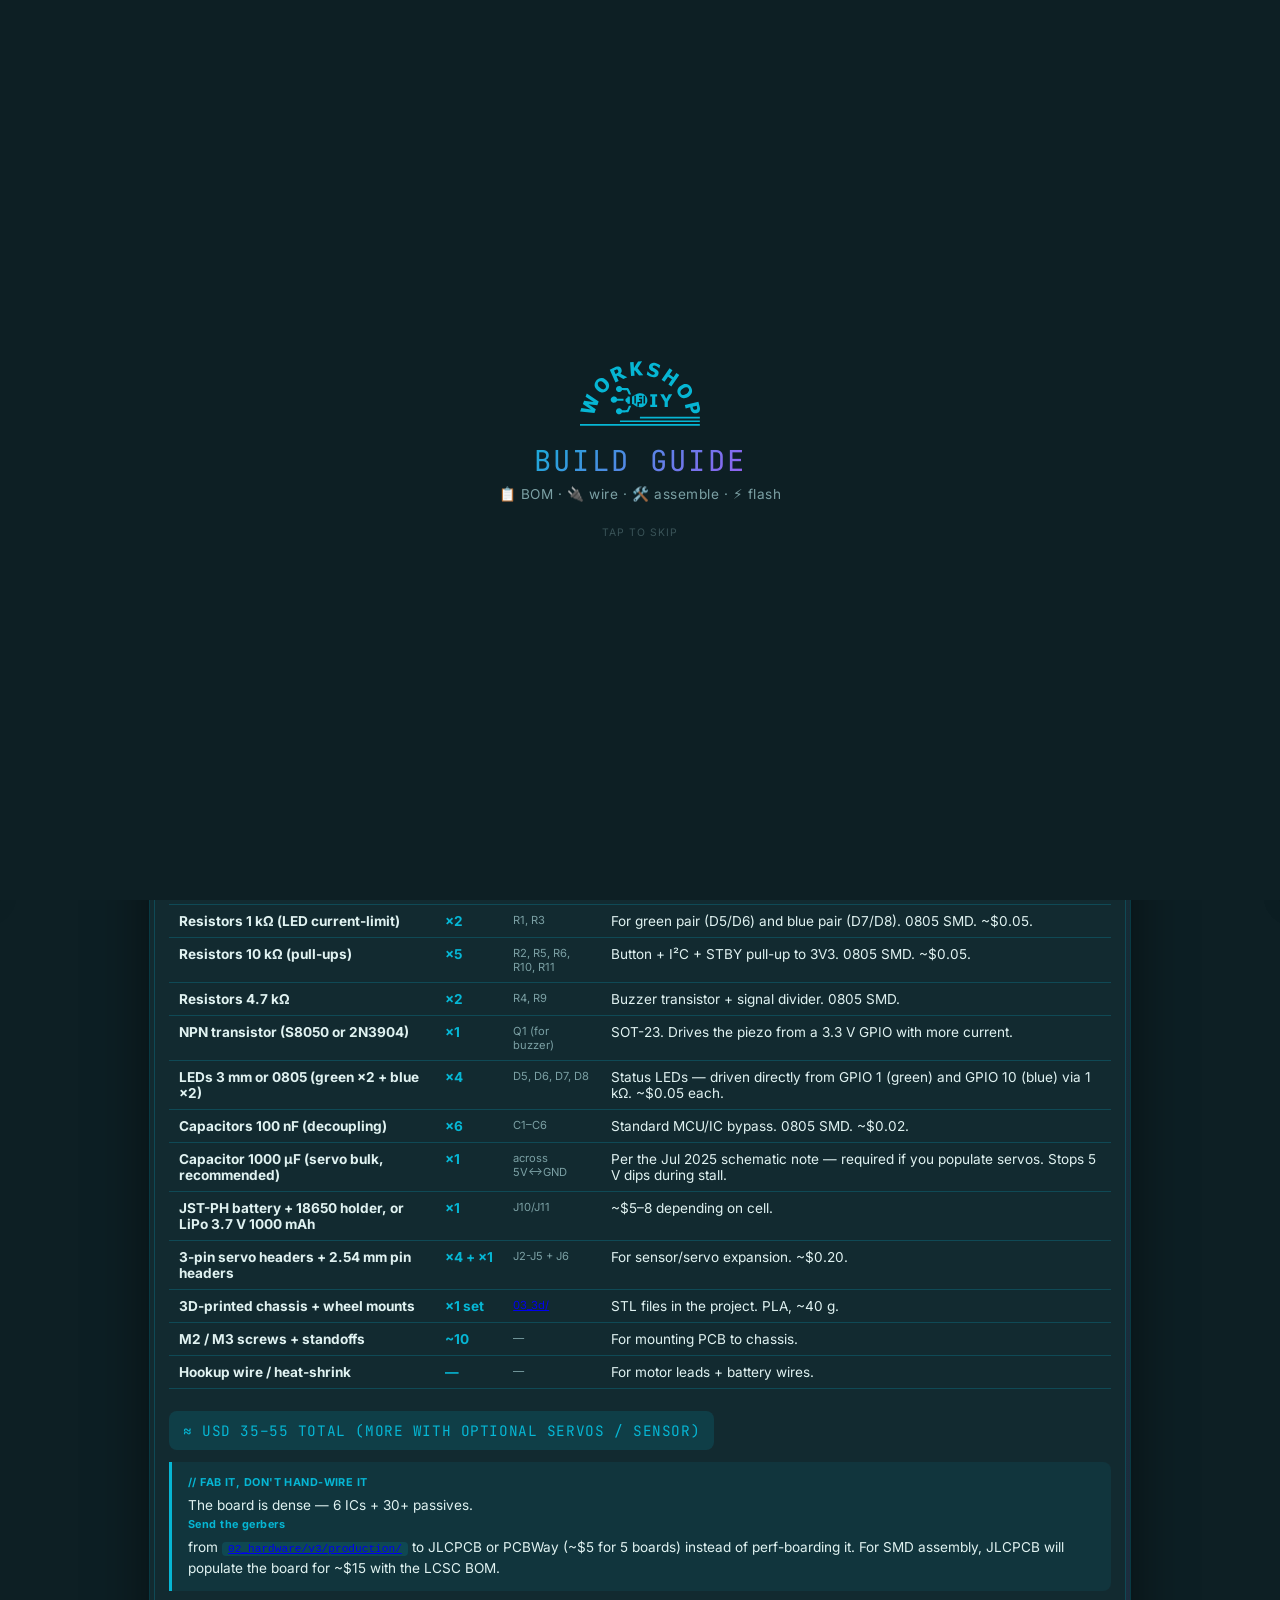
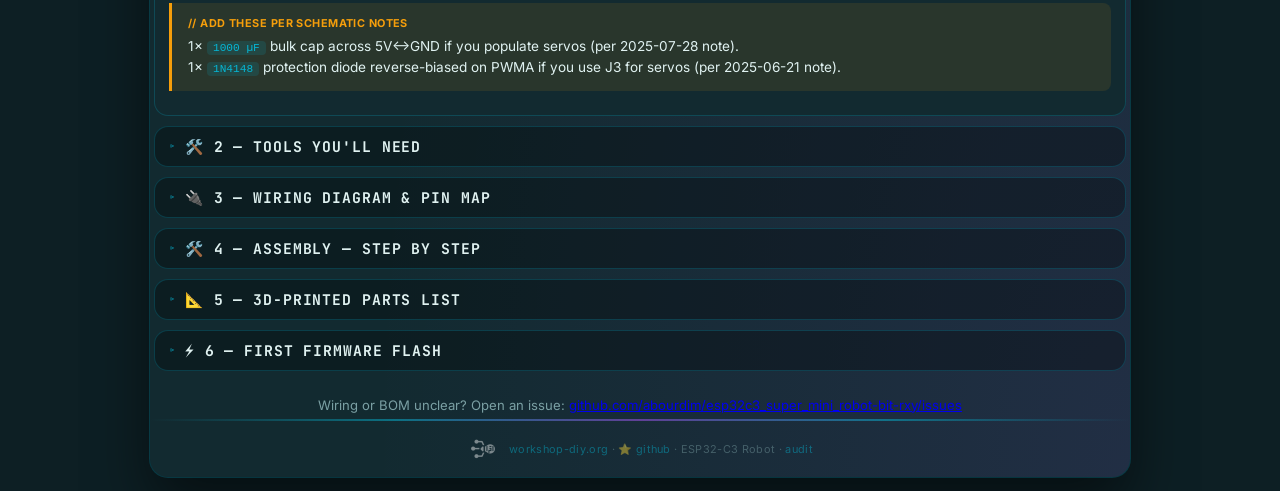
<file: 01_software/01_app/02_web/build-guide.html>
<!doctype html>
<html lang="en" dir="ltr" data-theme="lab-light">
<head>
<meta charset="utf-8">
<meta name="viewport" content="width=device-width,initial-scale=1">
<title>Build Guide — ESP32-C3 Robot</title>
<link rel="stylesheet" href="assets/wdiy-template.css">
<style>
.app { max-width: 980px; }

code {
  background: color-mix(in srgb, var(--accent) 14%, transparent);
  color: var(--accent); padding: 1px 6px; border-radius: 4px;
  font-size: .82em; font-family: ui-monospace, Menlo, Consolas, monospace;
}
.light-theme code { color: var(--text); }

.intro { font-size: .92em; color: var(--text); line-height: 1.6; margin: 0 0 14px; padding: 0 4px; }

/* ── BOM table ── */
.bom-table { width: 100%; border-collapse: collapse; margin: 12px 0; font-size: .85em; }
.bom-table th, .bom-table td {
  text-align: left; padding: 8px 10px;
  border-bottom: 1px solid var(--border); vertical-align: top;
}
.bom-table th {
  font-family: var(--font-h); font-size: .76em;
  color: var(--accent2); font-weight: 700;
  text-transform: uppercase; letter-spacing: .06em;
}
.bom-table tr:hover td { background: color-mix(in srgb, var(--accent) 5%, transparent); }
.bom-table .qty { font-weight: 700; color: var(--accent); white-space: nowrap; }
.bom-table .where { font-size: .82em; color: var(--text-muted); }
.bom-total {
  font-family: var(--font-h); font-size: .9em;
  text-transform: uppercase; letter-spacing: .04em;
  padding: 10px 14px; border-radius: 8px;
  background: color-mix(in srgb, var(--accent) 14%, transparent);
  color: var(--accent); margin-top: 10px;
  display: inline-block;
}
.light-theme .bom-total { color: var(--text); }

/* ── Tools grid ── */
.tools-grid {
  display: grid; grid-template-columns: repeat(auto-fit, minmax(160px, 1fr));
  gap: 10px; margin: 12px 0;
}
.tool {
  background: rgba(0,0,0,.04);
  border: 1px solid var(--border);
  border-radius: 10px; padding: 12px; text-align: center;
}
.tool .icon { font-size: 28px; display: block; margin-bottom: 4px; }
.tool .name { font-family: var(--font-h); font-size: .82em; color: var(--accent); text-transform: uppercase; letter-spacing: .03em; }
.tool .note { font-size: .76em; color: var(--text-muted); margin-top: 4px; }

/* ── Wiring diagram ── */
.wire-diagram {
  background: rgba(0,0,0,.04);
  border: 1px solid var(--border); border-radius: 12px;
  padding: 16px; margin: 12px 0;
}
.wire-diagram svg { width: 100%; height: auto; max-height: 360px; }

/* ── Pin map table ── */
.pin-table { width: 100%; border-collapse: collapse; margin: 10px 0; font-size: .82em; }
.pin-table th, .pin-table td { text-align: left; padding: 6px 10px; border-bottom: 1px solid var(--border); }
.pin-table th { color: var(--accent2); font-family: var(--font-h); font-size: .74em; text-transform: uppercase; letter-spacing: .06em; }
.pin-table .gpio { font-family: ui-monospace, monospace; color: var(--accent); font-weight: 700; }
.pin-table .alert-cell { color: #ef4444; font-size: .78em; }

/* ── Step-by-step ── */
.assembly-step {
  background: rgba(0,0,0,.04);
  border-left: 4px solid var(--accent);
  padding: 12px 16px; margin: 10px 0;
  border-radius: 0 10px 10px 0;
}
.assembly-step h4 {
  font-family: var(--font-h); font-size: .9em;
  color: var(--accent); margin: 0 0 6px;
  text-transform: uppercase; letter-spacing: .04em;
}
.assembly-step .step-num {
  display: inline-block; width: 28px; height: 28px; line-height: 28px;
  background: linear-gradient(135deg, var(--accent), var(--band2));
  color: var(--bg);
  border-radius: 50%; text-align: center; font-weight: 800; font-size: .8em;
  margin-right: 8px;
}
.assembly-step .est { float: right; font-size: .78em; color: var(--text-muted); }
.assembly-step ul { padding-left: 22px; margin: 6px 0; }
.assembly-step li { font-size: .85em; color: var(--text); line-height: 1.55; margin-bottom: 4px; }

/* ── Alerts ── */
.alert {
  border-left: 3px solid var(--accent);
  padding: 12px 16px;
  background: color-mix(in srgb, var(--accent) 8%, transparent);
  border-radius: 0 8px 8px 0; margin: 12px 0;
  font-size: .85em; line-height: 1.55;
}
.alert.warn   { border-left-color: #f59e0b; background: rgba(245,158,11,.10); }
.alert.danger { border-left-color: #ef4444; background: rgba(239,68,68,.10); }
.alert.win    { border-left-color: #22c55e; background: rgba(34,197,94,.10); }
.alert strong { display: block; margin-bottom: 4px; font-size: .8em; letter-spacing: .04em; color: var(--accent); }
.alert.warn   strong { color: #f59e0b; }
.alert.danger strong { color: #ef4444; }
.alert.win    strong { color: #22c55e; }

.foot-note { font-size: .82em; color: var(--text-muted); text-align: center; padding: 14px 4px 4px; line-height: 1.55; }

ul.simple { padding-left: 22px; margin: 8px 0; }
ul.simple li { font-size: .86em; color: var(--text); line-height: 1.6; margin-bottom: 4px; }

p.lead { font-size: .9em; color: var(--text); line-height: 1.6; margin: 0 0 10px; }

details.collapsible > summary { font-size: .92rem; }
</style>
</head>

<body
  data-app-title="Build Guide"
  data-app-subtitle="📋 BOM · 🔌 wire · 🛠️ assemble · ⚡ flash"
  data-help-page="build-guide"
  data-default-theme="lab-light"
  data-status-text="Workbench"
  data-status-online="true">

<div class="app">
  <div class="rows-container">

    <p class="intro">
      Build your own Robot-01 from parts. Total bench time: <strong>about 4 hours</strong> (2 h soldering, 1 h assembly, 1 h debug).
      Skill level: comfortable with a soldering iron, willing to read schematics.
      Cost: roughly <strong>USD 35–55</strong> depending on where you buy.
    </p>

    <div class="alert">
      <strong>// CANONICAL HARDWARE</strong>
      The full schematic, PCB layout, and gerbers live in <code><a href="https://github.com/abourdim/esp32c3_super_mini_robot-bit-rxy/tree/main/02_hardware/v3">02_hardware/v3/</a></code>.
      Live PCB browser: <a href="hardware.html">hardware.html</a> — toggle layers, see pin-out, download gerbers.
      The pin map below reflects the <strong>v3 schematic (2025-07-28)</strong> — TB6612FNG H-bridge + DC motors, not servos.
    </div>

    <!-- ═══ STEP 1 — BOM ═══ -->
    <details class="collapsible" id="bom" open>
      <summary>📋 1 — Bill of Materials</summary>
      <div class="card">
        <p class="lead">Buy these. Links go to AliExpress for cheap, but Adafruit/SparkFun also stock everything.</p>

        <p class="lead">From the v3 schematic. Full LCSC-format BOM at <code><a href="https://github.com/abourdim/esp32c3_super_mini_robot-bit-rxy/blob/main/02_hardware/bom_lcsc.xls">02_hardware/bom_lcsc.xls</a></code> (drop-in for JLCPCB / PCBWay assembly).</p>

        <table class="bom-table">
          <tr><th>Part</th><th>Qty</th><th>Ref</th><th>Notes</th></tr>
          <tr>
            <td><strong>ESP32-C3 SuperMini</strong></td>
            <td class="qty">×1</td>
            <td class="where">U3</td>
            <td>RISC-V MCU · WiFi + BLE · USB-C native CDC. ~$2.</td>
          </tr>
          <tr>
            <td><strong>TB6612FNG dual H-bridge</strong></td>
            <td class="qty">×1</td>
            <td class="where">U1</td>
            <td>Drives 2 DC motors at up to 1.2 A continuous each. PWMA + AIN1/2 for motor A; PWMB + BIN1/2 for motor B; STBY enable. ~$1.50.</td>
          </tr>
          <tr>
            <td><strong>AMS1117-5.0 LDO regulator</strong></td>
            <td class="qty">×1</td>
            <td class="where">U4</td>
            <td>Drops battery → 5 V. ~$0.20.</td>
          </tr>
          <tr>
            <td><strong>SK12D07VG4 slide switch (SPDT)</strong></td>
            <td class="qty">×1</td>
            <td class="where">U2</td>
            <td>Power on/off. ~$0.30.</td>
          </tr>
          <tr>
            <td><strong>DC gear motor 5 V (with wheels)</strong></td>
            <td class="qty">×2</td>
            <td class="where">J8 + J9</td>
            <td>"Yellow TT motor" type. ~$2 each. Wheels usually included.</td>
          </tr>
          <tr>
            <td><strong>SG90 servo (optional, for arms)</strong></td>
            <td class="qty">×0–4</td>
            <td class="where">J2 / J3 / J4 / J5</td>
            <td>3-pin servo headers exist on the board. Add later if you want articulation. ~$3 each.</td>
          </tr>
          <tr>
            <td><strong>TX1812 5050 addressable RGB LED</strong> (or WS2812B equivalent)</td>
            <td class="qty">×4</td>
            <td class="where">D1, D2, D3, D4</td>
            <td>Onboard NeoPixel chain on GPIO 5 — daisy-chained (D1.DOUT → D2.DIN, etc). The "rich light" of <code>37_rich_light_move</code>. ~$0.30 each.</td>
          </tr>
          <tr>
            <td><strong>HC-SR04 ultrasonic sensor (optional)</strong></td>
            <td class="qty">×1</td>
            <td class="where">J6 (4-pin)</td>
            <td>Plug into J6. Add 22 kΩ / 10 kΩ divider on ECHO if connecting direct (5 V → 3.3 V). ~$2.</td>
          </tr>
          <tr>
            <td><strong>SSD1306 OLED 128×32 (I²C)</strong></td>
            <td class="qty">×1</td>
            <td class="where">BB1</td>
            <td>I²C addr 0x3C or 0x3D. Pull-ups R10/R11 (10 kΩ) on the PCB. ~$3.</td>
          </tr>
          <tr>
            <td><strong>Passive piezo buzzer</strong></td>
            <td class="qty">×1</td>
            <td class="where">bz1 / bz2</td>
            <td>Two footprints (8×14 mm and 12 mm) — populate one. Driven via transistor stage R7/R8/R9 — louder + protects GPIO. ~$0.50.</td>
          </tr>
          <tr>
            <td><strong>Omron B3F tactile push-button</strong></td>
            <td class="qty">×1</td>
            <td class="where">SW1</td>
            <td>User button on GPIO 0. R2 (10 kΩ) pulls high. ~$0.30.</td>
          </tr>
          <tr>
            <td><strong>Resistors 1 kΩ (LED current-limit)</strong></td>
            <td class="qty">×2</td>
            <td class="where">R1, R3</td>
            <td>For green pair (D5/D6) and blue pair (D7/D8). 0805 SMD. ~$0.05.</td>
          </tr>
          <tr>
            <td><strong>Resistors 10 kΩ (pull-ups)</strong></td>
            <td class="qty">×5</td>
            <td class="where">R2, R5, R6, R10, R11</td>
            <td>Button + I²C + STBY pull-up to 3V3. 0805 SMD. ~$0.05.</td>
          </tr>
          <tr>
            <td><strong>Resistors 4.7 kΩ</strong></td>
            <td class="qty">×2</td>
            <td class="where">R4, R9</td>
            <td>Buzzer transistor + signal divider. 0805 SMD.</td>
          </tr>
          <tr>
            <td><strong>NPN transistor (S8050 or 2N3904)</strong></td>
            <td class="qty">×1</td>
            <td class="where">Q1 (for buzzer)</td>
            <td>SOT-23. Drives the piezo from a 3.3 V GPIO with more current.</td>
          </tr>
          <tr>
            <td><strong>LEDs 3 mm or 0805 (green ×2 + blue ×2)</strong></td>
            <td class="qty">×4</td>
            <td class="where">D5, D6, D7, D8</td>
            <td>Status LEDs — driven directly from GPIO 1 (green) and GPIO 10 (blue) via 1 kΩ. ~$0.05 each.</td>
          </tr>
          <tr>
            <td><strong>Capacitors 100 nF (decoupling)</strong></td>
            <td class="qty">×6</td>
            <td class="where">C1–C6</td>
            <td>Standard MCU/IC bypass. 0805 SMD. ~$0.02.</td>
          </tr>
          <tr>
            <td><strong>Capacitor 1000 µF (servo bulk, recommended)</strong></td>
            <td class="qty">×1</td>
            <td class="where">across 5V↔GND</td>
            <td>Per the Jul 2025 schematic note — required if you populate servos. Stops 5 V dips during stall.</td>
          </tr>
          <tr>
            <td><strong>JST-PH battery + 18650 holder, or LiPo 3.7 V 1000 mAh</strong></td>
            <td class="qty">×1</td>
            <td class="where">J10/J11</td>
            <td>~$5–8 depending on cell.</td>
          </tr>
          <tr>
            <td><strong>3-pin servo headers + 2.54 mm pin headers</strong></td>
            <td class="qty">×4 + ×1</td>
            <td class="where">J2-J5 + J6</td>
            <td>For sensor/servo expansion. ~$0.20.</td>
          </tr>
          <tr>
            <td><strong>3D-printed chassis + wheel mounts</strong></td>
            <td class="qty">×1 set</td>
            <td class="where"><a href="https://github.com/abourdim/esp32c3_super_mini_robot-bit-rxy/tree/main/03_3d">03_3d/</a></td>
            <td>STL files in the project. PLA, ~40 g.</td>
          </tr>
          <tr>
            <td><strong>M2 / M3 screws + standoffs</strong></td>
            <td class="qty">~10</td>
            <td class="where">—</td>
            <td>For mounting PCB to chassis.</td>
          </tr>
          <tr>
            <td><strong>Hookup wire / heat-shrink</strong></td>
            <td class="qty">—</td>
            <td class="where">—</td>
            <td>For motor leads + battery wires.</td>
          </tr>
        </table>

        <span class="bom-total">≈ USD 35–55 total (more with optional servos / sensor)</span>

        <div class="alert">
          <strong>// FAB IT, DON'T HAND-WIRE IT</strong>
          The board is dense — 6 ICs + 30+ passives. <strong>Send the gerbers</strong> from
          <code><a href="https://github.com/abourdim/esp32c3_super_mini_robot-bit-rxy/blob/main/02_hardware/v3/production/37_richa_light_move_v3.zip">02_hardware/v3/production/</a></code>
          to JLCPCB or PCBWay (~$5 for 5 boards) instead of perf-boarding it.
          For SMD assembly, JLCPCB will populate the board for ~$15 with the LCSC BOM.
        </div>
        <div class="alert warn">
          <strong>// ADD THESE PER SCHEMATIC NOTES</strong>
          1× <code>1000 µF</code> bulk cap across 5V↔GND if you populate servos (per 2025-07-28 note).<br>
          1× <code>1N4148</code> protection diode reverse-biased on PWMA if you use J3 for servos (per 2025-06-21 note).
        </div>
      </div>
    </details>

    <!-- ═══ STEP 2 — TOOLS ═══ -->
    <details class="collapsible" id="tools">
      <summary>🛠️ 2 — Tools you'll need</summary>
      <div class="card">
        <div class="tools-grid">
          <div class="tool">
            <span class="icon">🔥</span>
            <div class="name">Soldering iron</div>
            <div class="note">25–40 W, fine tip</div>
          </div>
          <div class="tool">
            <span class="icon">🪡</span>
            <div class="name">Solder</div>
            <div class="note">0.5 mm leaded or lead-free</div>
          </div>
          <div class="tool">
            <span class="icon">✂️</span>
            <div class="name">Wire strippers</div>
            <div class="note">For 24 AWG</div>
          </div>
          <div class="tool">
            <span class="icon">🔧</span>
            <div class="name">Small screwdriver</div>
            <div class="note">Phillips PH00 + flathead</div>
          </div>
          <div class="tool">
            <span class="icon">🔬</span>
            <div class="name">Multimeter</div>
            <div class="note">Continuity + voltage</div>
          </div>
          <div class="tool">
            <span class="icon">🖨️</span>
            <div class="name">3D printer (optional)</div>
            <div class="note">Or use a print service</div>
          </div>
          <div class="tool">
            <span class="icon">🔥</span>
            <div class="name">Heat gun / lighter</div>
            <div class="note">For heat-shrink</div>
          </div>
          <div class="tool">
            <span class="icon">💻</span>
            <div class="name">Computer + USB-C cable</div>
            <div class="note">For flashing firmware</div>
          </div>
        </div>
        <div class="alert win">
          <strong>// NICE-TO-HAVE</strong>
          Helping hands / PCB vise · solder fume extractor · flux paste · spare 0.1″ headers (for prototyping) · breadboard (test wiring before soldering).
        </div>
      </div>
    </details>

    <!-- ═══ STEP 3 — WIRING ═══ -->
    <details class="collapsible" id="wiring">
      <summary>🔌 3 — Wiring diagram &amp; pin map</summary>
      <div class="card">
        <p class="lead">All connections terminate at the ESP32-C3. Power flows: battery → switch → TP4056 → board's 5 V rail → 3.3 V regulator on the C3 → sensors.</p>

        <div class="wire-diagram">
          <svg viewBox="0 0 600 320" xmlns="http://www.w3.org/2000/svg" font-family="ui-monospace, monospace" font-size="11">
            <!-- ESP32 box -->
            <rect x="220" y="100" width="160" height="120" rx="6" fill="none" stroke="var(--accent)" stroke-width="2"/>
            <text x="300" y="130" text-anchor="middle" fill="var(--accent)" font-size="13" font-weight="700">ESP32-C3</text>
            <text x="300" y="146" text-anchor="middle" fill="var(--text-muted)" font-size="10">Super Mini</text>

            <!-- Pin labels -->
            <text x="225" y="170" fill="var(--text-muted)">GPIO 0</text>
            <text x="225" y="185" fill="var(--text-muted)">GPIO 1</text>
            <text x="225" y="200" fill="var(--text-muted)">GPIO 2</text>
            <text x="225" y="215" fill="var(--text-muted)">GPIO 3</text>
            <text x="375" y="170" text-anchor="end" fill="var(--text-muted)">GPIO 4</text>
            <text x="375" y="185" text-anchor="end" fill="var(--text-muted)">GPIO 5</text>
            <text x="375" y="200" text-anchor="end" fill="var(--text-muted)">GPIO 6</text>
            <text x="375" y="215" text-anchor="end" fill="var(--text-muted)">GPIO 7</text>

            <!-- Servo L -->
            <rect x="40" y="60" width="100" height="40" rx="4" fill="none" stroke="var(--accent2)" stroke-width="1.5"/>
            <text x="90" y="78" text-anchor="middle" fill="var(--accent2)" font-weight="700">Servo L</text>
            <text x="90" y="92" text-anchor="middle" fill="var(--text-muted)">SG90 360°</text>
            <line x1="140" y1="80" x2="220" y2="170" stroke="var(--accent)" stroke-width="1.5"/>

            <!-- Servo R -->
            <rect x="40" y="115" width="100" height="40" rx="4" fill="none" stroke="var(--accent2)" stroke-width="1.5"/>
            <text x="90" y="133" text-anchor="middle" fill="var(--accent2)" font-weight="700">Servo R</text>
            <text x="90" y="147" text-anchor="middle" fill="var(--text-muted)">SG90 360°</text>
            <line x1="140" y1="135" x2="220" y2="185" stroke="var(--accent)" stroke-width="1.5"/>

            <!-- NeoPixel -->
            <rect x="40" y="170" width="100" height="40" rx="4" fill="none" stroke="var(--accent2)" stroke-width="1.5"/>
            <text x="90" y="188" text-anchor="middle" fill="var(--accent2)" font-weight="700">NeoPixel ×4</text>
            <text x="90" y="202" text-anchor="middle" fill="var(--text-muted)">WS2812B</text>
            <line x1="140" y1="190" x2="220" y2="200" stroke="var(--accent)" stroke-width="1.5"/>

            <!-- Buzzer -->
            <rect x="40" y="225" width="100" height="40" rx="4" fill="none" stroke="#f59e0b" stroke-width="1.5"/>
            <text x="90" y="243" text-anchor="middle" fill="#f59e0b" font-weight="700">Buzzer</text>
            <text x="90" y="257" text-anchor="middle" fill="var(--text-muted)">passive piezo</text>
            <line x1="140" y1="245" x2="220" y2="215" stroke="var(--accent)" stroke-width="1.5"/>

            <!-- HC-SR04 -->
            <rect x="460" y="60" width="100" height="50" rx="4" fill="none" stroke="var(--accent2)" stroke-width="1.5"/>
            <text x="510" y="80" text-anchor="middle" fill="var(--accent2)" font-weight="700">HC-SR04</text>
            <text x="510" y="95" text-anchor="middle" fill="var(--text-muted)">trig+echo</text>
            <line x1="460" y1="85" x2="380" y2="170" stroke="var(--accent)" stroke-width="1.5"/>
            <line x1="460" y1="100" x2="380" y2="185" stroke="var(--accent)" stroke-width="1.5"/>

            <!-- OLED -->
            <rect x="460" y="125" width="100" height="40" rx="4" fill="none" stroke="var(--accent2)" stroke-width="1.5"/>
            <text x="510" y="143" text-anchor="middle" fill="var(--accent2)" font-weight="700">OLED I²C</text>
            <text x="510" y="157" text-anchor="middle" fill="var(--text-muted)">SDA + SCL</text>
            <line x1="460" y1="145" x2="380" y2="200" stroke="var(--accent)" stroke-width="1.5"/>
            <line x1="460" y1="155" x2="380" y2="215" stroke="var(--accent)" stroke-width="1.5"/>

            <!-- Battery + TP4056 -->
            <rect x="220" y="250" width="80" height="35" rx="4" fill="none" stroke="#22c55e" stroke-width="1.5"/>
            <text x="260" y="265" text-anchor="middle" fill="#22c55e" font-weight="700">3.7 V LiPo</text>
            <text x="260" y="278" text-anchor="middle" fill="var(--text-muted)">600 mAh</text>
            <line x1="260" y1="250" x2="260" y2="220" stroke="#22c55e" stroke-width="1.5"/>

            <rect x="320" y="250" width="80" height="35" rx="4" fill="none" stroke="#22c55e" stroke-width="1.5"/>
            <text x="360" y="265" text-anchor="middle" fill="#22c55e" font-weight="700">TP4056</text>
            <text x="360" y="278" text-anchor="middle" fill="var(--text-muted)">USB-C charge</text>
            <line x1="360" y1="250" x2="360" y2="220" stroke="#22c55e" stroke-width="1.5"/>
          </svg>
        </div>

        <h4 style="font-family:var(--font-h);color:var(--accent);text-transform:uppercase;letter-spacing:.03em;font-size:.9em;margin:14px 0 6px">Pin map (v3 schematic)</h4>
        <table class="pin-table">
          <tr><th>GPIO</th><th>Wired to</th><th>Dir</th><th>Notes</th></tr>
          <tr><td class="gpio">0</td><td>SW1 push-button</td><td>IN</td><td>10 kΩ pull-up to 3V3 (R2). JP1 jumper bridges to GPIO 20 if SW1 unused.</td></tr>
          <tr><td class="gpio">1</td><td>TB6612FNG <strong>AIN1</strong> + green LEDs D5/D6 + J2</td><td>OUT</td><td>Motor A direction bit 1. Also drives green status LED pair.</td></tr>
          <tr><td class="gpio">2</td><td>TB6612FNG <strong>AIN2</strong></td><td>OUT</td><td>Motor A direction bit 2.</td></tr>
          <tr><td class="gpio">3</td><td>TB6612FNG <strong>PWMA</strong> + tapped on J3</td><td>OUT</td><td>Motor A speed PWM. Same signal also routed to J3 3-pin header so an external device can share it. <code>JP2</code> selects J3's V+ pin: VCC direct or 5 V regulated.</td></tr>
          <tr><td class="gpio">4</td><td>Buzzer (transistor stage)</td><td>OUT</td><td>R7 base / R8 series / R9 pull-down → bz1 or bz2.</td></tr>
          <tr><td class="gpio">5</td><td>Onboard NeoPixel chain D1→D2→D3→D4</td><td>OUT</td><td>4× <code>TX1812</code> 5050 addressable RGB LEDs daisy-chained (WS2812-compatible). 800 kHz via RMT — the "rich light" of the project name.</td></tr>
          <tr><td class="gpio">6</td><td>TB6612FNG <strong>BIN1</strong> + J4 servo header</td><td>OUT</td><td>Motor B direction bit 1. Also routed to 3-pin servo header J4.</td></tr>
          <tr><td class="gpio">7</td><td>TB6612FNG <strong>BIN2</strong></td><td>OUT</td><td>Motor B direction bit 2.</td></tr>
          <tr><td class="gpio">8</td><td>OLED <strong>SDA</strong> (I²C)</td><td>I/O</td><td>10 kΩ pull-up to 3V3 (R10).</td></tr>
          <tr><td class="gpio">9</td><td>OLED <strong>SCL</strong> (I²C)</td><td>OUT</td><td>10 kΩ pull-up to 3V3 (R11). Shared with BOOT button — pull-up keeps it safe at boot.</td></tr>
          <tr><td class="gpio">10</td><td>TB6612FNG <strong>PWMB</strong> + blue LEDs D7/D8 + J5</td><td>OUT</td><td>Motor B speed PWM. Also drives blue status LED pair + J5 servo header.</td></tr>
          <tr><td class="gpio">20</td><td>J7 (2-pin) + JP1 jumper</td><td>I/O</td><td>Generic expansion. JP1 bridges to GPIO 0.</td></tr>
          <tr><td class="gpio">21</td><td>J6 (4-pin)</td><td>I/O</td><td>External I²C / sensor (e.g. HC-SR04).</td></tr>
        </table>

        <p style="font-size:.82em;color:var(--text-muted);margin:8px 0">
          Live PCB layer browser + connector reference: <a href="hardware.html">hardware.html</a>.
        </p>

        <div class="alert">
          <strong>// MOTOR DRIVER TRUTH TABLE (TB6612FNG, motor A)</strong>
          <code>AIN1=L AIN2=L</code> = Stop · <code>AIN1=H AIN2=L</code> = CW · <code>AIN1=L AIN2=H</code> = CCW · <code>AIN1=H AIN2=H</code> = Brake. Speed via <code>PWMA</code> 0–100 %. Same for B. <code>STBY</code> must be HIGH to enable the chip (R6 pulls it high; the firmware can also drive it).
        </div>
        <div class="alert warn">
          <strong>// JUMPER OPTIONS</strong>
          <code>JP1</code> bridges GPIO 0 ↔ GPIO 20 (use if you don't populate SW1).
          <code>JP2</code> selects: GPIO 3 → motor PWMA <em>or</em> GPIO 3 → J3 connector (e.g. NeoPixel strip).
          Solder bridges or leave open as default.
        </div>
        <div class="alert danger">
          <strong>// AUDIT CROSS-REFS</strong>
          The audit page items C1 (buzzer/battery), H1 (OLED/LED), H2 (OLED/BOOT) were drafted before the v3 schematic. The board's pull-up + transistor design resolves those concerns in hardware. <strong>Re-verify firmware</strong> against this pin map — see <a href="audit.html">audit</a>.
        </div>
      </div>
    </details>

    <!-- ═══ STEP 4 — ASSEMBLY ═══ -->
    <details class="collapsible" id="assembly">
      <summary>🛠️ 4 — Assembly — step by step</summary>
      <div class="card">

        <div class="assembly-step">
          <h4><span class="step-num">1</span>Print the chassis<span class="est">~3 h print</span></h4>
          <ul>
            <li>Pull STL files from <code>03_3d/</code>: <code>chassis.stl</code>, <code>wheel.stl</code> (×2), <code>servo_horn.stl</code> (×2).</li>
            <li>Slicer settings: 0.2 mm layer, 20% infill, no supports needed for chassis.</li>
            <li>PLA in any color. ~30 g total filament.</li>
          </ul>
        </div>

        <div class="assembly-step">
          <h4><span class="step-num">2</span>Modify servos for continuous rotation<span class="est">~10 min</span></h4>
          <ul>
            <li>If you bought continuous-rotation versions (recommended), skip this step.</li>
            <li>Otherwise: open the SG90, snip the position-feedback potentiometer's middle wire, replace with a 5 kΩ resistor divider (or buy the right kind).</li>
          </ul>
        </div>

        <div class="assembly-step">
          <h4><span class="step-num">3</span>Mount servos &amp; wheels<span class="est">~10 min</span></h4>
          <ul>
            <li>Press-fit the servos into the chassis side-cavities. Hold with 2× M2 screws each.</li>
            <li>Attach the printed servo horns to the servo output shafts. Snap on the wheels.</li>
            <li>Spin them by hand — should rotate freely with no rubbing.</li>
          </ul>
        </div>

        <div class="assembly-step">
          <h4><span class="step-num">4</span>Solder the power chain<span class="est">~30 min</span></h4>
          <ul>
            <li>Battery JST-PH → TP4056 <code>BAT+/BAT-</code>.</li>
            <li>TP4056 <code>OUT+</code> → switch (SPDT, middle pin) → ESP32-C3 <code>5V</code>.</li>
            <li>TP4056 <code>OUT-</code> → ESP32-C3 <code>GND</code>.</li>
            <li>Test before connecting anything else: switch ON → multimeter on C3's 3V3 pin should read 3.30 ± 0.05 V.</li>
          </ul>
        </div>

        <div class="assembly-step">
          <h4><span class="step-num">5</span>Wire the servos<span class="est">~15 min</span></h4>
          <ul>
            <li>Servo L: signal → GPIO 0, V+ → 5 V, GND → GND.</li>
            <li>Servo R: signal → GPIO 1, V+ → 5 V, GND → GND.</li>
            <li>SG90 servos draw a stall current spike (~600 mA each). If your battery dips below 3.5 V on stall, add a 470 µF cap across the 5 V rail.</li>
          </ul>
        </div>

        <div class="assembly-step">
          <h4><span class="step-num">6</span>Wire the NeoPixels<span class="est">~10 min</span></h4>
          <ul>
            <li>NeoPixel <code>DIN</code> → GPIO 2. <code>+5V</code> → 5 V. <code>GND</code> → GND.</li>
            <li>If using a strip cut to 4 LEDs, the data line goes to <strong>DIN</strong> (the input pad with the arrow pointing into the chip).</li>
            <li>Add a 300–500 Ω resistor in series with DIN if your LEDs flicker.</li>
          </ul>
        </div>

        <div class="assembly-step">
          <h4><span class="step-num">7</span>Wire the buzzer<span class="est">~5 min</span></h4>
          <ul>
            <li>Buzzer <code>+</code> → GPIO 3 (NOT GPIO 4 — see audit C1).</li>
            <li>Buzzer <code>−</code> → GND.</li>
            <li>If it's loud-loud, add a 100 Ω series resistor.</li>
          </ul>
        </div>

        <div class="assembly-step">
          <h4><span class="step-num">8</span>Wire the ultrasonic sensor<span class="est">~15 min</span></h4>
          <ul>
            <li>HC-SR04 VCC → 5 V. GND → GND.</li>
            <li>TRIG → GPIO 5 (direct, 3.3 V is enough to trigger).</li>
            <li>ECHO → 10 kΩ → GPIO 6 → 22 kΩ → GND. (Voltage divider drops 5 V to ~3.4 V.)</li>
          </ul>
        </div>

        <div class="assembly-step">
          <h4><span class="step-num">9</span>Wire the OLED<span class="est">~10 min</span></h4>
          <ul>
            <li>VCC → 3.3 V (NOT 5 V — kills the screen).</li>
            <li>GND → GND.</li>
            <li>SDA → GPIO 8.</li>
            <li>SCL → GPIO 9 + 10 kΩ pull-up to 3.3 V (BOOT button shares this pin — pull-up keeps it inactive at boot).</li>
          </ul>
        </div>

        <div class="assembly-step">
          <h4><span class="step-num">10</span>Final fit-check<span class="est">~10 min</span></h4>
          <ul>
            <li>Slot the C3 board into the chassis, wires routed through the channels.</li>
            <li>OLED on top, NeoPixels at the front, ultrasonic eye centered.</li>
            <li>Battery sits in the middle pocket, TP4056 and switch on the side.</li>
            <li>Snap the top cover on.</li>
          </ul>
        </div>
      </div>
    </details>

    <!-- ═══ STEP 5 — 3D PARTS ═══ -->
    <details class="collapsible" id="parts3d">
      <summary>📐 5 — 3D-printed parts list</summary>
      <div class="card">
        <p class="lead">All STLs in <code>03_3d/</code>. Print at 0.2 mm layer height, 20 % infill, PLA. No supports needed.</p>

        <table class="bom-table">
          <tr><th>Part</th><th>File</th><th>Qty</th><th>Print time</th></tr>
          <tr><td>Main chassis</td><td><code>chassis.stl</code></td><td class="qty">×1</td><td>~2 h</td></tr>
          <tr><td>Top cover</td><td><code>cover.stl</code></td><td class="qty">×1</td><td>~30 min</td></tr>
          <tr><td>Wheel</td><td><code>wheel.stl</code></td><td class="qty">×2</td><td>~20 min each</td></tr>
          <tr><td>Servo horn</td><td><code>servo_horn.stl</code></td><td class="qty">×2</td><td>~5 min each</td></tr>
          <tr><td>OLED bezel</td><td><code>oled_bezel.stl</code></td><td class="qty">×1</td><td>~10 min</td></tr>
          <tr><td>Sensor mount</td><td><code>sr04_mount.stl</code></td><td class="qty">×1</td><td>~10 min</td></tr>
        </table>

        <div class="alert">
          <strong>// ALTERNATIVE</strong>
          No printer? Order from JLCPCB/PCBWay (≈ USD 6–10) or use a local makerspace. Order all 6 parts at once to save shipping.
        </div>
      </div>
    </details>

    <!-- ═══ STEP 6 — FIRST FLASH ═══ -->
    <details class="collapsible" id="firstflash">
      <summary>⚡ 6 — First firmware flash</summary>
      <div class="card">
        <p class="lead">With the robot fully assembled, plug it into your computer via USB-C and flash the firmware.</p>

        <ol style="padding-left:22px">
          <li style="margin:6px 0;font-size:.88em">Visit <a href="flash.html">flash.html</a> (this tool, in your browser).</li>
          <li style="margin:6px 0;font-size:.88em">Click <strong>Connect &amp; install</strong>. Pick the <em>USB JTAG/Serial</em> port. Wait ~30 s.</li>
          <li style="margin:6px 0;font-size:.88em">Switch the robot ON. You should hear the boot tune and see the rainbow LED sweep.</li>
          <li style="margin:6px 0;font-size:.88em">Visit <a href="monitor.html">monitor.html</a>, click <strong>Connect</strong>, baud rate 115200. Watch the boot logs.</li>
          <li style="margin:6px 0;font-size:.88em">Verify each subsystem reports OK: <code>servos: ok · neopixels: ok · oled: ok · ultrasonic: ok</code>.</li>
          <li style="margin:6px 0;font-size:.88em">Open the remote web page in Chrome, press Connect, drive. See <a href="user-guide.html">user-guide.html</a> for end-user controls.</li>
        </ol>

        <div class="alert win">
          <strong>// IT WORKS</strong>
          Your robot is alive. From here, see <a href="start-here.html">start-here.html</a> for firmware customization and <a href="user-guide.html">user-guide.html</a> for everyday use.
        </div>
        <div class="alert warn">
          <strong>// IT DOESN'T WORK</strong>
          See <a href="start-here.html#bootreset">Mission 09 in start-here</a> for the BOOT/RESET trick. Or check the <a href="audit.html">audit page</a> for known issues.
        </div>
      </div>
    </details>

    <p class="foot-note">
      Wiring or BOM unclear? Open an issue: <a href="https://github.com/abourdim/esp32c3_super_mini_robot-bit-rxy/issues" target="_blank" rel="noopener">github.com/abourdim/esp32c3_super_mini_robot-bit-rxy/issues</a>
    </p>

  </div><!-- .rows-container -->
</div><!-- .app -->

<script src="assets/wdiy-script.js"></script>
<script src="assets/wdiy-shell.js"></script>
</body>
</html>
</file>
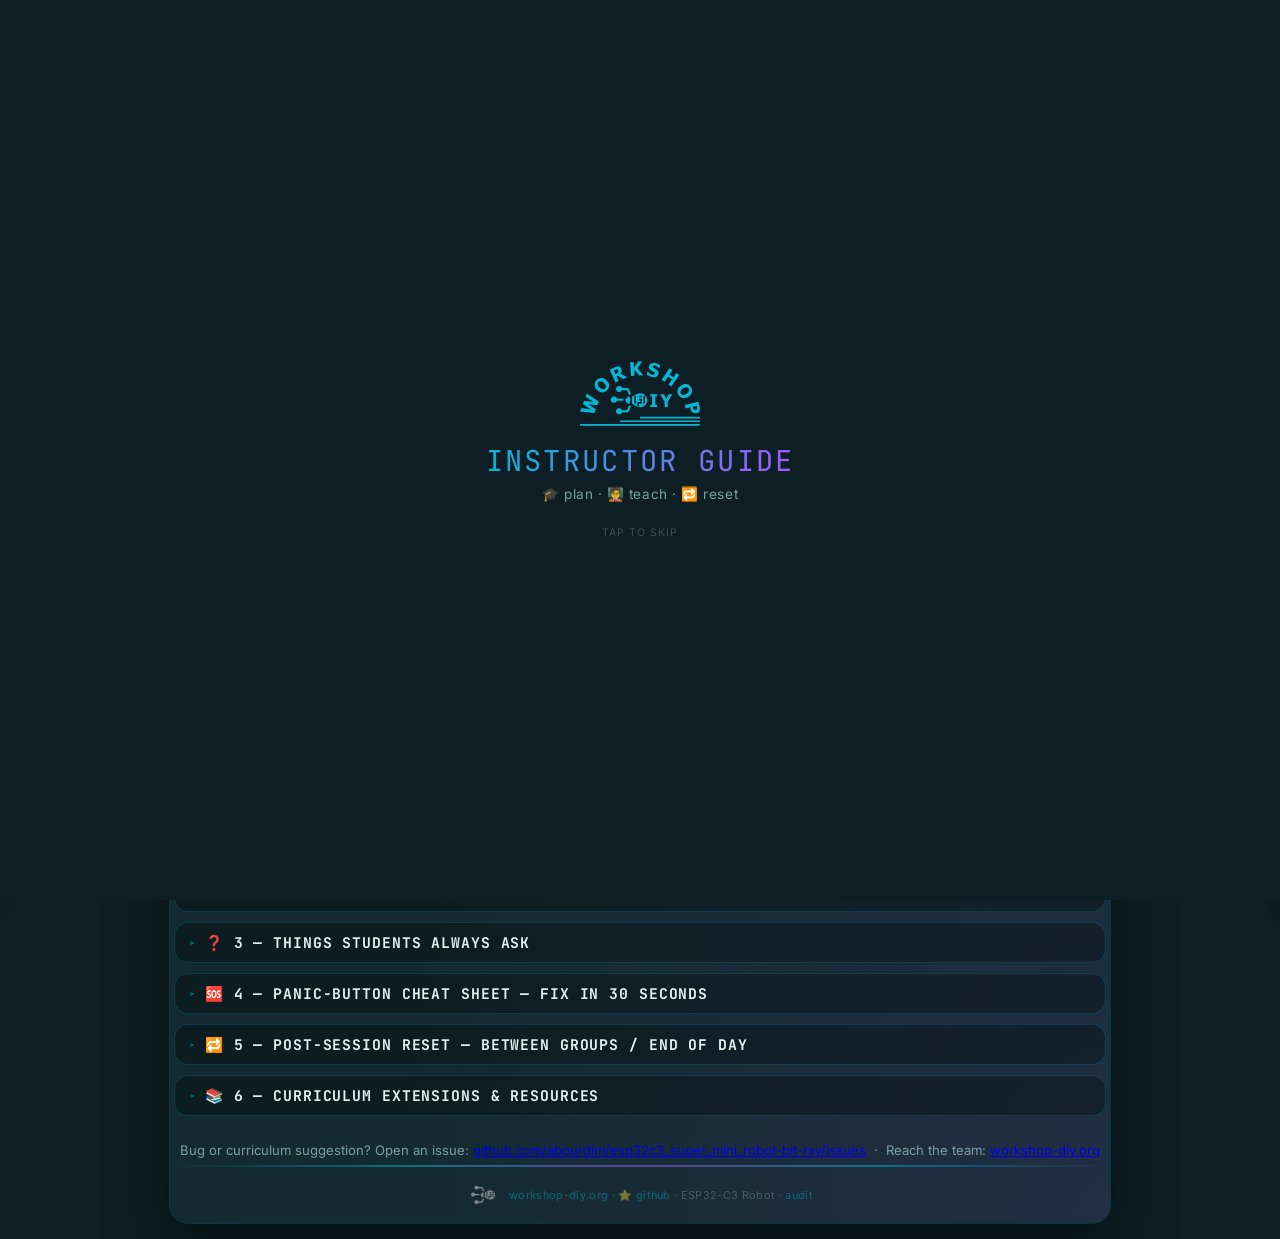
<file: 01_software/01_app/02_web/instructor.html>
<!doctype html>
<html lang="en" dir="ltr" data-theme="lab-dark">
<head>
<meta charset="utf-8">
<meta name="viewport" content="width=device-width,initial-scale=1">
<title>Instructor Guide — ESP32-C3 Robot</title>
<link rel="stylesheet" href="assets/wdiy-template.css">
<style>
.app { max-width: 940px; }

code {
  background: color-mix(in srgb, var(--accent) 14%, transparent);
  color: var(--accent); padding: 1px 6px; border-radius: 4px;
  font-size: .82em; font-family: ui-monospace, Menlo, Consolas, monospace;
}
.light-theme code { color: var(--text); }

.intro { font-size: .92em; color: var(--text); line-height: 1.6; margin: 0 0 14px; padding: 0 4px; }
p.lead { font-size: .9em; color: var(--text); line-height: 1.6; margin: 0 0 10px; }

/* ── Prereqs grid ── */
.prereq-grid { display: grid; grid-template-columns: repeat(auto-fit, minmax(220px, 1fr)); gap: 12px; margin: 12px 0; }
.prereq {
  background: rgba(0,0,0,.22); border: 1px solid var(--border);
  border-radius: 12px; padding: 14px;
}
.light-theme .prereq { background: rgba(0,0,0,.04); }
.prereq h4 {
  font-family: var(--font-h); font-size: .85em;
  color: var(--accent); text-transform: uppercase;
  letter-spacing: .04em; margin: 0 0 8px;
  display: flex; align-items: center; gap: 6px;
}
.prereq ul { padding-left: 18px; margin: 0; }
.prereq li { font-size: .82em; line-height: 1.55; color: var(--text); margin-bottom: 4px; }

/* ── Lesson timeline ── */
.lesson-row {
  display: grid; grid-template-columns: 80px 1fr 80px;
  gap: 10px; padding: 12px 14px;
  background: rgba(0,0,0,.22); border-left: 3px solid var(--accent);
  border-radius: 0 10px 10px 0; margin: 8px 0;
}
.light-theme .lesson-row { background: rgba(0,0,0,.04); }
.lesson-time {
  font-family: ui-monospace, monospace; font-size: .85em;
  color: var(--accent2); font-weight: 700;
  display: flex; align-items: center;
}
.lesson-content h5 {
  font-family: var(--font-h); font-size: .9em;
  color: var(--accent); text-transform: uppercase;
  letter-spacing: .03em; margin: 0 0 4px;
}
.lesson-content p { font-size: .85em; color: var(--text); line-height: 1.5; margin: 0 0 4px; }
.lesson-content .obj {
  font-size: .76em; color: var(--text-muted);
  font-style: italic;
}
.lesson-format {
  display: flex; align-items: center; justify-content: center;
  font-size: .72em; font-weight: 700; letter-spacing: .04em;
  text-transform: uppercase;
  border-radius: 6px; padding: 4px 8px;
  align-self: start;
}
.lesson-format.demo { background: rgba(59,130,246,.18); color: #60a5fa; }
.lesson-format.hands-on { background: rgba(34,197,94,.18); color: #22c55e; }
.lesson-format.lecture { background: rgba(168,85,247,.18); color: #c084fc; }
.lesson-format.break { background: rgba(245,158,11,.18); color: #f59e0b; }

/* ── FAQ ── */
.faq-item { margin: 10px 0; }
.faq-item .q {
  font-family: var(--font-h); font-size: .88em;
  color: var(--accent2); text-transform: uppercase;
  letter-spacing: .03em; margin-bottom: 4px;
}
.faq-item .a { font-size: .85em; color: var(--text); line-height: 1.55; }
.faq-item .a code { font-size: .85em; }

/* ── Cheat sheet ── */
.cheat {
  display: grid; grid-template-columns: 1fr 1fr;
  gap: 12px; margin: 12px 0;
}
@media (max-width: 700px) { .cheat { grid-template-columns: 1fr; } }
.cheat-block {
  background: rgba(0,0,0,.22); border: 1px solid var(--border);
  border-radius: 10px; padding: 14px;
}
.light-theme .cheat-block { background: rgba(0,0,0,.04); }
.cheat-block h4 {
  font-family: var(--font-h); font-size: .82em;
  color: var(--accent); text-transform: uppercase;
  letter-spacing: .04em; margin: 0 0 8px;
}
.cheat-block .row {
  display: grid; grid-template-columns: 1fr 1.5fr;
  gap: 8px; padding: 6px 0;
  border-bottom: 1px dashed color-mix(in srgb, var(--border) 70%, transparent);
  font-size: .82em;
}
.cheat-block .row:last-child { border-bottom: none; }
.cheat-block .row .what { color: #ef4444; font-weight: 600; }
.cheat-block .row .fix  { color: var(--text); }

/* ── Reset checklist ── */
.checklist {
  background: rgba(0,0,0,.22); border: 1px solid var(--border);
  border-radius: 12px; padding: 16px; margin: 12px 0;
}
.light-theme .checklist { background: rgba(0,0,0,.04); }
.checklist h4 {
  font-family: var(--font-h); font-size: .85em;
  color: var(--accent); text-transform: uppercase;
  letter-spacing: .03em; margin: 0 0 10px;
}
.checklist label {
  display: flex; align-items: flex-start; gap: 10px;
  padding: 6px 0; font-size: .85em;
  cursor: pointer; transition: opacity .15s;
}
.checklist input[type=checkbox] {
  width: 18px; height: 18px;
  accent-color: var(--accent); flex-shrink: 0;
  margin-top: 2px; cursor: pointer;
}
.checklist input:checked ~ span { opacity: .4; text-decoration: line-through; }
.checklist span { color: var(--text); line-height: 1.5; }

/* ── Alerts ── */
.alert {
  border-left: 3px solid var(--accent);
  padding: 12px 16px;
  background: color-mix(in srgb, var(--accent) 10%, transparent);
  border-radius: 0 8px 8px 0; margin: 12px 0;
  font-size: .85em; line-height: 1.55;
}
.alert.warn   { border-left-color: #f59e0b; background: rgba(245,158,11,.10); }
.alert.danger { border-left-color: #ef4444; background: rgba(239,68,68,.10); }
.alert.win    { border-left-color: #22c55e; background: rgba(34,197,94,.10); }
.alert strong { display: block; margin-bottom: 4px; font-size: .8em; letter-spacing: .04em; color: var(--accent); }
.alert.warn   strong { color: #f59e0b; }
.alert.danger strong { color: #ef4444; }
.alert.win    strong { color: #22c55e; }

/* ── Misc ── */
.foot-note { font-size: .82em; color: var(--text-muted); text-align: center; padding: 14px 4px 4px; line-height: 1.55; }
ul.simple { padding-left: 22px; margin: 8px 0; }
ul.simple li { font-size: .86em; color: var(--text); line-height: 1.6; margin-bottom: 4px; }
details.collapsible > summary { font-size: .92rem; }

.duration-tag {
  display: inline-block; font-size: .72em; padding: 2px 8px;
  border-radius: 999px; background: var(--accent); color: var(--bg);
  font-weight: 700; letter-spacing: .03em; margin-left: 6px;
  vertical-align: middle;
}

.audience-pill {
  display: inline-flex; align-items: center; gap: 4px;
  padding: 3px 10px; border-radius: 999px;
  background: color-mix(in srgb, var(--accent) 14%, transparent);
  color: var(--accent); font-size: .76em; font-weight: 600;
  letter-spacing: .04em; text-transform: uppercase;
}
</style>
</head>

<body
  data-app-title="Instructor Guide"
  data-app-subtitle="🎓 plan · 🧑‍🏫 teach · 🔁 reset"
  data-help-page="instructor"
  data-default-theme="lab-dark"
  data-status-text="Class ready"
  data-status-online="true">

<div class="app">
  <div class="rows-container">

    <p class="intro">
      Running a Robot-01 workshop? This guide is for the teacher / facilitator. It covers what to prep before kids
      arrive, how to pace a 90-minute session, what students will ask, the panic-button cheat sheet, and the post-session reset checklist.
      <span class="audience-pill">🎓 Teacher</span>
      <span class="audience-pill">🧑‍🏫 Workshop lead</span>
      <span class="audience-pill">📚 Curriculum dev</span>
    </p>

    <!-- ═══ 1 — PREREQUISITES ═══ -->
    <details class="collapsible" id="prereqs" open>
      <summary>📋 1 — Prerequisites — what you need before students arrive</summary>
      <div class="card">

        <div class="prereq-grid">
          <div class="prereq">
            <h4>🤖 Per student</h4>
            <ul>
              <li>1× pre-assembled Robot-01</li>
              <li>1× USB-C cable (charging + flashing)</li>
              <li>Phone or tablet with <strong>Chrome</strong> (nothing to install)</li>
              <li>~1.5 m² floor space to drive in</li>
            </ul>
          </div>

          <div class="prereq">
            <h4>🛠️ Shared bench</h4>
            <ul>
              <li>1× USB charger / power strip (4-port minimum for 8 students)</li>
              <li>2× spare robots (always one breaking mid-session)</li>
              <li>1× laptop (for re-flashing if needed)</li>
              <li>Spare USB-C cables (kids will trash them)</li>
            </ul>
          </div>

          <div class="prereq">
            <h4>📱 Phones &amp; apps</h4>
            <ul>
              <li>Chrome on every device &mdash; there is no app to install</li>
              <li>Bluetooth turned on, paired with at least one robot beforehand</li>
              <li>Wi-Fi optional — robots use BT, not Wi-Fi</li>
              <li>Screen-time / parental-control allow-list if needed</li>
            </ul>
          </div>

          <div class="prereq">
            <h4>📶 Network</h4>
            <ul>
              <li>For the workshop tools: any Wi-Fi works</li>
              <li>Or local-only: <code>./launch.sh serve</code> on instructor laptop, students hit <code>http://&lt;laptop-ip&gt;:8000</code></li>
              <li>Live site as backup: <a href="https://abourdim.github.io/esp32c3_super_mini_robot-bit-rxy/">abourdim.github.io/esp32c3_super_mini_robot-bit-rxy</a></li>
            </ul>
          </div>

          <div class="prereq">
            <h4>🔋 Batteries</h4>
            <ul>
              <li><strong>Charge every robot the night before</strong> — robots ship at ~30%</li>
              <li>Keep 2 spares fully charged for swaps</li>
              <li>Mid-session battery dip is the #1 reason for "the robot stopped working"</li>
            </ul>
          </div>

          <div class="prereq">
            <h4>📺 Display</h4>
            <ul>
              <li>Projector or large screen showing <a href="user-guide.html">user-guide.html</a></li>
              <li>Pre-load each section as a tab — students follow along</li>
              <li>Theme: <code>bot-pop</code> for elementary, <code>lab-light</code> for older</li>
            </ul>
          </div>
        </div>

        <div class="alert win">
          <strong>// 30 MINUTES BEFORE</strong>
          Plug in all robots. Open <a href="user-guide.html">user-guide.html</a> on the projector. Pair your demo robot with your phone. Verify it drives. If anything fails, swap to a spare and debug after class.
        </div>
      </div>
    </details>

    <!-- ═══ 2 — LESSON PLAN ═══ -->
    <details class="collapsible" id="lesson">
      <summary>🗓️ 2 — Lesson plan — 90-minute session</summary>
      <div class="card">

        <p class="lead">Designed for ages 9–14, groups of 4–8 students. Adapt timing for older or younger groups.</p>

        <div class="lesson-row">
          <div class="lesson-time">00:00<br>05:00</div>
          <div class="lesson-content">
            <h5>👋 Welcome &amp; safety</h5>
            <p>Quick intro, rules, "don't drive off tables," show what we'll build by end of session.</p>
            <p class="obj">Objective: set expectations, get hands settled.</p>
          </div>
          <div class="lesson-format lecture">Lect</div>
        </div>

        <div class="lesson-row">
          <div class="lesson-time">05:00<br>15:00</div>
          <div class="lesson-content">
            <h5>🤖 Meet Robot-01 — show &amp; tell</h5>
            <p>Demo your robot. Show all the parts: wheels, LEDs, OLED, sensor, buzzer. Ask: "What do you think this is for?" Open <a href="user-guide.html#hi">user-guide § 1</a> on the projector.</p>
            <p class="obj">Objective: students recognize each subsystem before they touch one.</p>
          </div>
          <div class="lesson-format demo">Demo</div>
        </div>

        <div class="lesson-row">
          <div class="lesson-time">15:00<br>25:00</div>
          <div class="lesson-content">
            <h5>🔌 Power on &amp; first boot</h5>
            <p>Each student gets a robot + USB cable. Walk them through the switch + boot animation. Project <a href="user-guide.html#power">user-guide § 2</a>.</p>
            <p class="obj">Objective: every robot is on, every student saw the rainbow boot sweep.</p>
          </div>
          <div class="lesson-format hands-on">Hands</div>
        </div>

        <div class="lesson-row">
          <div class="lesson-time">25:00<br>40:00</div>
          <div class="lesson-content">
            <h5>📱 Pair phones</h5>
            <p>Open the remote page on each phone. Walk through pressing Connect and picking the robot. Project <a href="user-guide.html#pair">user-guide § 3</a>. Expect: 2-3 phones will fail first try — bluetooth toggle / restart fixes.</p>
            <p class="obj">Objective: every student has paired and seen the connect-jingle.</p>
          </div>
          <div class="lesson-format hands-on">Hands</div>
        </div>

        <div class="lesson-row">
          <div class="lesson-time">40:00<br>50:00</div>
          <div class="lesson-content">
            <h5>☕ Break — let them play</h5>
            <p>Students drive freely. Walk around, encourage exploration. Don't structure — this is the wow moment.</p>
            <p class="obj">Objective: free play. Bonding with the robot.</p>
          </div>
          <div class="lesson-format break">Free</div>
        </div>

        <div class="lesson-row">
          <div class="lesson-time">50:00<br>65:00</div>
          <div class="lesson-content">
            <h5>💡🔊 Lights &amp; sounds — what they mean</h5>
            <p>Decode LED colors and buzzer sounds. Project <a href="user-guide.html#lights">user-guide § 5</a> + <a href="user-guide.html#sounds">§ 6</a>. Ask: "What does the robot say when it boots? When it sees a wall?"</p>
            <p class="obj">Objective: students learn to "read" robot status without looking at OLED.</p>
          </div>
          <div class="lesson-format lecture">Lect</div>
        </div>

        <div class="lesson-row">
          <div class="lesson-time">65:00<br>80:00</div>
          <div class="lesson-content">
            <h5>🏁 Mini-challenge</h5>
            <p>Pick one: <strong>obstacle course</strong> (drive around chairs without hitting them) · <strong>follow-the-leader</strong> (one robot leads, others mimic) · <strong>treasure hunt</strong> (use ultrasonic distance to find a hidden marker).</p>
            <p class="obj">Objective: apply controls under pressure. Friendly competition.</p>
          </div>
          <div class="lesson-format hands-on">Hands</div>
        </div>

        <div class="lesson-row">
          <div class="lesson-time">80:00<br>90:00</div>
          <div class="lesson-content">
            <h5>🎓 Wrap-up &amp; "what's next"</h5>
            <p>Recap. Show <a href="build-guide.html">build-guide</a> for kids who want to build their own. Show <a href="start-here.html">start-here</a> for kids who want to write code. Q&amp;A.</p>
            <p class="obj">Objective: invite continued learning at home.</p>
          </div>
          <div class="lesson-format lecture">Lect</div>
        </div>

        <div class="alert">
          <strong>// PACING TIPS</strong>
          For 6-8 year olds: stretch sections 3–4 (power + pair) by 10 min, drop the mini-challenge.<br>
          For 12+ year olds: shrink section 4 (pair) by 5 min, double the mini-challenge time, finish on the build-guide tour.
        </div>
      </div>
    </details>

    <!-- ═══ 3 — STUDENT QUESTIONS ═══ -->
    <details class="collapsible" id="faq">
      <summary>❓ 3 — Things students always ask</summary>
      <div class="card">

        <div class="faq-item">
          <div class="q">"Why did mine stop working?!"</div>
          <div class="a">90% of the time: low battery (check the LEDs — see <a href="user-guide.html#lights">user-guide § 5</a>). Swap to a charged spare; charge the dead one for the next session. 10%: phone walked out of range.</div>
        </div>

        <div class="faq-item">
          <div class="q">"Can I make it talk?"</div>
          <div class="a">It already beeps! For real speech, the C3 doesn't have an audio DAC — that's a future upgrade. For now, point them at the buzzer-tones glossary in <a href="user-guide.html#sounds">user-guide § 6</a>.</div>
        </div>

        <div class="faq-item">
          <div class="q">"Why does it stop when I drive at the wall?"</div>
          <div class="a">Built-in obstacle avoidance — the ultrasonic sensor refuses to drive forward when something's within 10 cm. Backing up and turning still work. Show them the sensor on the front.</div>
        </div>

        <div class="faq-item">
          <div class="q">"Can two robots talk to each other?"</div>
          <div class="a">Not yet — current firmware only talks to phones over BT. Possible upgrade: ESP-NOW (peer-to-peer ESP32 protocol). Mention it as a "what could be next" hook.</div>
        </div>

        <div class="faq-item">
          <div class="q">"Why is the screen so small?"</div>
          <div class="a">It's a 128×32 OLED — chosen because it's tiny, low-power, and crisp. Bigger displays exist; this one fits the chassis without a battery hit.</div>
        </div>

        <div class="faq-item">
          <div class="q">"Can I make the lights different colors?"</div>
          <div class="a">Yes! That's coding territory — point them to <a href="start-here.html#config">start-here § 4</a> and <code>06_neopixels.cpp</code>. For workshop session: hold the action button → "purple party" demo.</div>
        </div>

        <div class="faq-item">
          <div class="q">"Why doesn't my phone find it?"</div>
          <div class="a">Three usual culprits: (1) Bluetooth off in phone settings, (2) robot not powered or showing READY, (3) the web page needs reloading. Power-cycle the robot, restart the app.</div>
        </div>

        <div class="faq-item">
          <div class="q">"Can I take it home?"</div>
          <div class="a">Depends on workshop policy. If yes: hand them a charged battery + USB cable + sticker with <a href="https://abourdim.github.io/esp32c3_super_mini_robot-bit-rxy/user-guide.html">user-guide URL</a>. Tell them to come back with broken stuff for the next session.</div>
        </div>
      </div>
    </details>

    <!-- ═══ 4 — CHEAT SHEET ═══ -->
    <details class="collapsible" id="cheat">
      <summary>🆘 4 — Panic-button cheat sheet — fix in 30 seconds</summary>
      <div class="card">

        <p class="lead">When something goes wrong mid-session, fix it fast and move on. Don't troubleshoot in front of 8 impatient kids.</p>

        <div class="cheat">

          <div class="cheat-block">
            <h4>🤖 Robot side</h4>
            <div class="row"><div class="what">Won't power on</div><div class="fix">Plug USB. If LEDs come on, battery's dead — swap robot.</div></div>
            <div class="row"><div class="what">All red blink</div><div class="fix">Hardware fault. Swap robot. Diagnose later.</div></div>
            <div class="row"><div class="what">Drives in circles</div><div class="fix">Hold action btn 5 s = recalibrate joystick center.</div></div>
            <div class="row"><div class="what">Whining beep</div><div class="fix">Low battery. Plug USB or swap.</div></div>
            <div class="row"><div class="what">3-beep alert</div><div class="fix">Obstacle detected. Tell student to back up.</div></div>
            <div class="row"><div class="what">Stops randomly</div><div class="fix">Out of BT range — get closer to phone.</div></div>
          </div>

          <div class="cheat-block">
            <h4>📱 Phone side</h4>
            <div class="row"><div class="what">The page will not connect</div><div class="fix">Force-close + reopen. Check BT toggle.</div></div>
            <div class="row"><div class="what">Robot not in list</div><div class="fix">Power-cycle the robot. Re-scan.</div></div>
            <div class="row"><div class="what">"PRO license required"</div><div class="fix">Known issue (<a href="audit.html#bug-004">audit BUG-004</a>). Use spare robot.</div></div>
            <div class="row"><div class="what">Connects then drops</div><div class="fix">Phone too far OR low robot battery.</div></div>
            <div class="row"><div class="what">No joystick on screen</div><div class="fix">App not paired with right device. Re-pair.</div></div>
            <div class="row"><div class="what">Pairing pin asked</div><div class="fix">Default <code>1234</code> or <code>0000</code>.</div></div>
          </div>

          <div class="cheat-block">
            <h4>💻 Instructor laptop</h4>
            <div class="row"><div class="what">Can't reflash a robot</div><div class="fix">BOOT+RESET trick (<a href="start-here.html#bootreset">Mission 09</a>).</div></div>
            <div class="row"><div class="what">flash.html doesn't see port</div><div class="fix">Use Chrome/Edge only. Not Firefox.</div></div>
            <div class="row"><div class="what">Wi-Fi died</div><div class="fix">Live site cached locally — pull files from <code>02_web/</code> on USB stick.</div></div>
            <div class="row"><div class="what">Projector won't connect</div><div class="fix">Hand out tablets with the URL pre-loaded.</div></div>
          </div>

          <div class="cheat-block">
            <h4>🚸 Behavioral</h4>
            <div class="row"><div class="what">Robot crashed into wall</div><div class="fix">"It's fine — they're built for it." Recover, drive on.</div></div>
            <div class="row"><div class="what">Two kids fighting over robot</div><div class="fix">Pull out a spare. Pair it with one of their phones.</div></div>
            <div class="row"><div class="what">Kid overwhelmed</div><div class="fix">Have them pair-program (driver + co-pilot reads guide).</div></div>
            <div class="row"><div class="what">Kid bored / done early</div><div class="fix">Show <a href="start-here.html">start-here</a>: "want to write the code?"</div></div>
          </div>

        </div>

        <div class="alert danger">
          <strong>// HARD STOP</strong>
          Two robots smoking, sparks visible, or any electrical-safety concern → unplug everything from USB, end session, debug after.
          Smoke is rare but if it happens, it's the LiPo: get the robot outside immediately.
        </div>
      </div>
    </details>

    <!-- ═══ 5 — RESET CHECKLIST ═══ -->
    <details class="collapsible" id="reset">
      <summary>🔁 5 — Post-session reset — between groups / end of day</summary>
      <div class="card">

        <p class="lead">Tick these off after each group leaves. Boxes save in your browser — they reset on the next page load.</p>

        <div class="checklist">
          <h4>🔌 Power &amp; battery</h4>
          <label><input type="checkbox"><span>Switch every robot OFF</span></label>
          <label><input type="checkbox"><span>Plug every robot into USB to charge for the next group</span></label>
          <label><input type="checkbox"><span>Note which robots ran low (mark with tape) — these need full charge</span></label>
          <label><input type="checkbox"><span>Verify spare robots still on full charge</span></label>
        </div>

        <div class="checklist">
          <h4>🔧 Hardware</h4>
          <label><input type="checkbox"><span>Inspect each robot for visible damage (cracked chassis, loose wires, scratched OLED)</span></label>
          <label><input type="checkbox"><span>Spin all wheels by hand — check for hair / fiber jams</span></label>
          <label><input type="checkbox"><span>Wipe sensor eyes and OLED screen with microfiber cloth</span></label>
          <label><input type="checkbox"><span>Pull aside any robot with red-blink LEDs for later debug</span></label>
        </div>

        <div class="checklist">
          <h4>📱 Phones / app state</h4>
          <label><input type="checkbox"><span>Tell students to forget the robot from their phone's BT settings (so the next group can pair)</span></label>
          <label><input type="checkbox"><span>If using shared tablets: clear paired Bluetooth devices, close the tab</span></label>
          <label><input type="checkbox"><span>Charge all instructor tablets / phones</span></label>
        </div>

        <div class="checklist">
          <h4>📋 Logging / handover</h4>
          <label><input type="checkbox"><span>Update <a href="audit.html">audit page</a> if any new bug surfaced (use BUG-NNN format with date+time)</span></label>
          <label><input type="checkbox"><span>Note what worked / didn't in the lesson plan — adjust for next session</span></label>
          <label><input type="checkbox"><span>Restock USB-C cables, M2 screws, spare batteries</span></label>
          <label><input type="checkbox"><span>Brief the next instructor on any robot quirks (e.g. "robot #3's left wheel sticks")</span></label>
        </div>

        <div class="checklist">
          <h4>🧹 Space</h4>
          <label><input type="checkbox"><span>Pick up dropped wheels / horns / screws</span></label>
          <label><input type="checkbox"><span>Sweep the drive zone — hair and dust kill servos</span></label>
          <label><input type="checkbox"><span>Pack obstacle-course props if used</span></label>
          <label><input type="checkbox"><span>Lock cabinet / leave robots charging in safe space</span></label>
        </div>

        <div class="alert">
          <strong>// END-OF-DAY</strong>
          Once a week, fully cycle every battery (drain to 15% LED, then full charge). LiPos last longer with regular use than they do sitting at 100% for months.
        </div>
      </div>
    </details>

    <!-- ═══ 6 — RESOURCES ═══ -->
    <details class="collapsible" id="resources">
      <summary>📚 6 — Curriculum extensions &amp; resources</summary>
      <div class="card">

        <div class="prereq-grid">
          <div class="prereq">
            <h4>📖 Sister guides</h4>
            <ul>
              <li><a href="user-guide.html">user-guide.html</a> — for students</li>
              <li><a href="build-guide.html">build-guide.html</a> — assembly walkthrough</li>
              <li><a href="start-here.html">start-here.html</a> — firmware deep-dive</li>
              <li><a href="audit.html">audit.html</a> — known bugs &amp; fixes</li>
            </ul>
          </div>

          <div class="prereq">
            <h4>🌐 External</h4>
            <ul>
              <li><a href="https://workshop-diy.org" target="_blank" rel="noopener">workshop-diy.org</a> — community + more workshops</li>
              <li><a href="https://github.com/abourdim/esp32c3_super_mini_robot-bit-rxy" target="_blank" rel="noopener">github.com/abourdim/esp32c3_super_mini_robot-bit-rxy</a> — source</li>
              <li><a href="https://docs.platformio.org" target="_blank" rel="noopener">docs.platformio.org</a> — build tools</li>
              <li><a href="../../../README.md">README.md</a> — the robot serves its own layout; no phone app to document</li>
            </ul>
          </div>

          <div class="prereq">
            <h4>🎯 Follow-up sessions</h4>
            <ul>
              <li><strong>Session 2:</strong> "Make my robot blink the way I want" — first .cpp edit + reflash</li>
              <li><strong>Session 3:</strong> "Build my own robot" — soldering with build-guide</li>
              <li><strong>Session 4:</strong> "Talk to two robots" — ESP-NOW peer protocol intro</li>
            </ul>
          </div>

          <div class="prereq">
            <h4>🏆 Stretch goals for advanced kids</h4>
            <ul>
              <li>Add a custom LED pattern in <code>06_neopixels.cpp</code></li>
              <li>Design a new panel in the app and export it into the firmware</li>
              <li>Use ultrasonic data to draw a "map" on OLED</li>
              <li>Add an external IR sensor for line-following</li>
            </ul>
          </div>
        </div>
      </div>
    </details>

    <p class="foot-note">
      Bug or curriculum suggestion? Open an issue: <a href="https://github.com/abourdim/esp32c3_super_mini_robot-bit-rxy/issues" target="_blank" rel="noopener">github.com/abourdim/esp32c3_super_mini_robot-bit-rxy/issues</a>
      &nbsp;·&nbsp; Reach the team: <a href="https://workshop-diy.org" target="_blank" rel="noopener">workshop-diy.org</a>
    </p>

  </div><!-- .rows-container -->
</div><!-- .app -->

<script src="assets/wdiy-script.js"></script>
<script src="assets/wdiy-shell.js"></script>
</body>
</html>
</file>
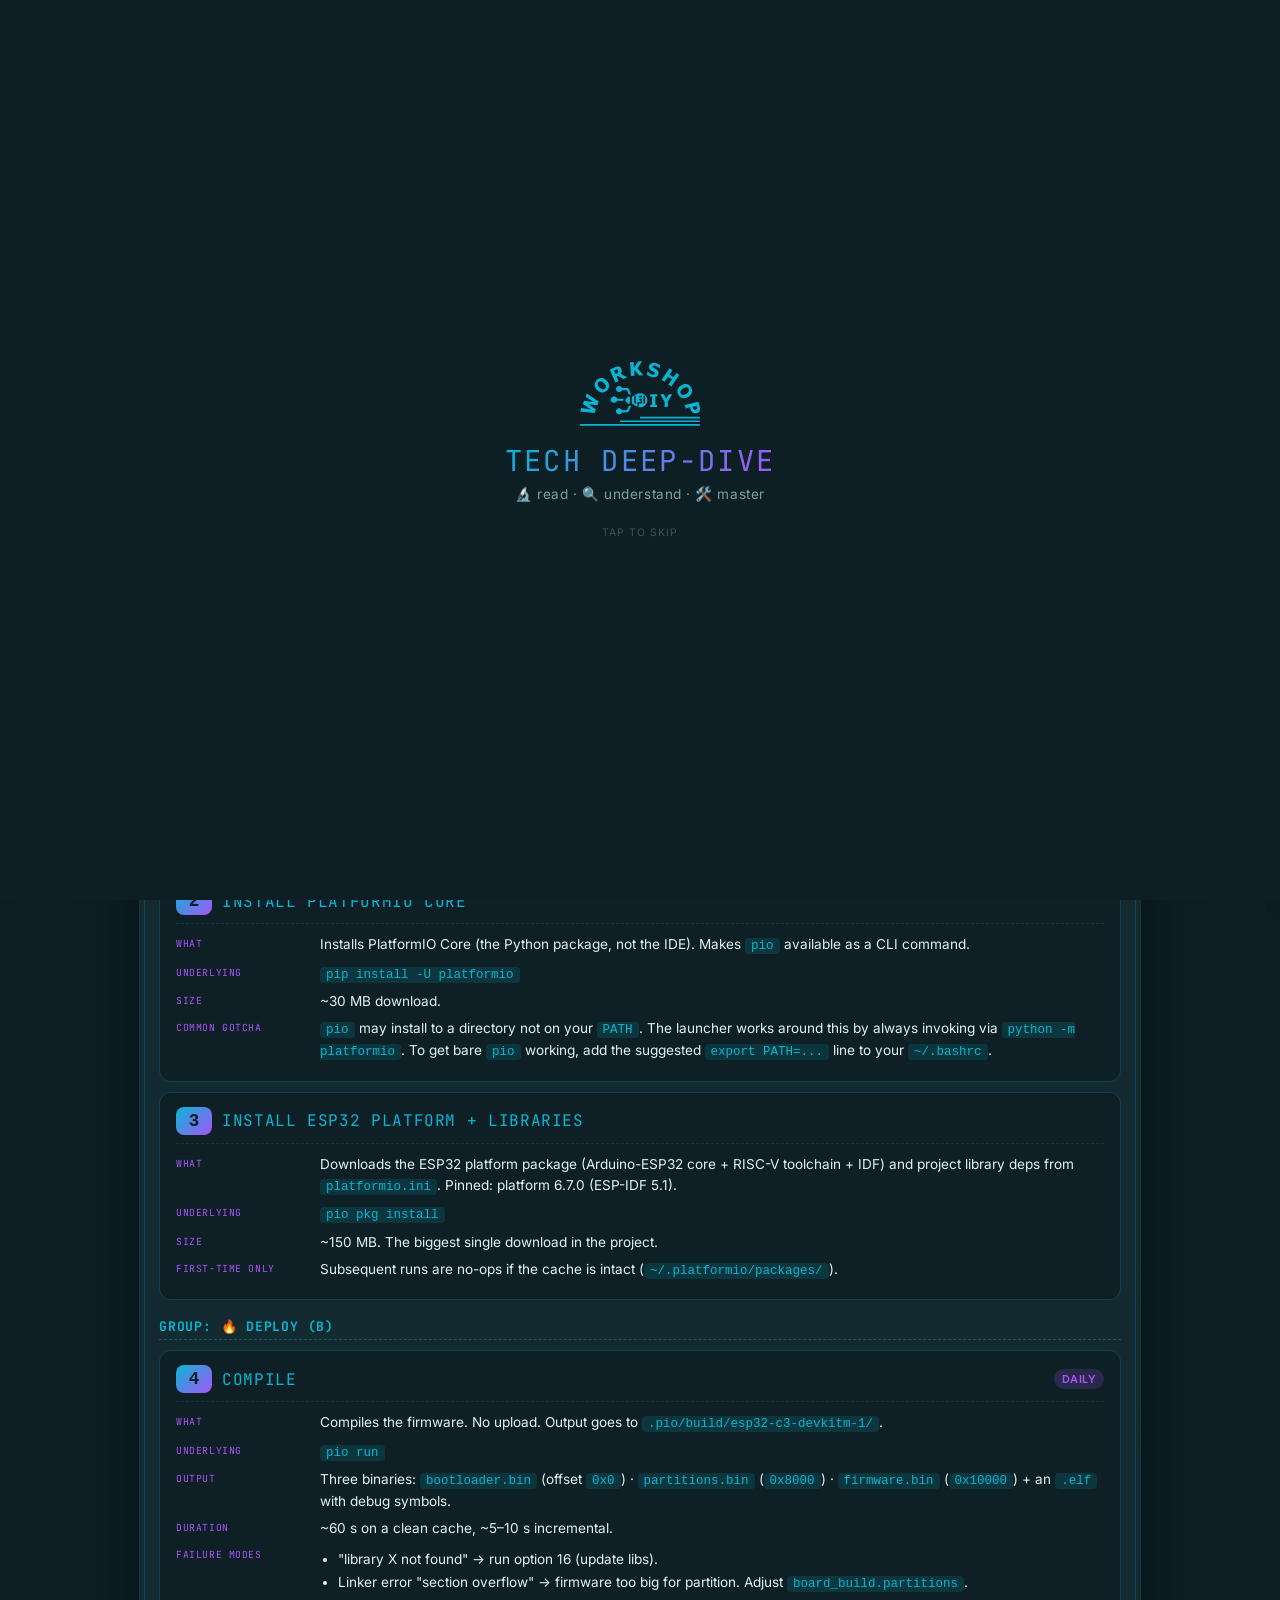
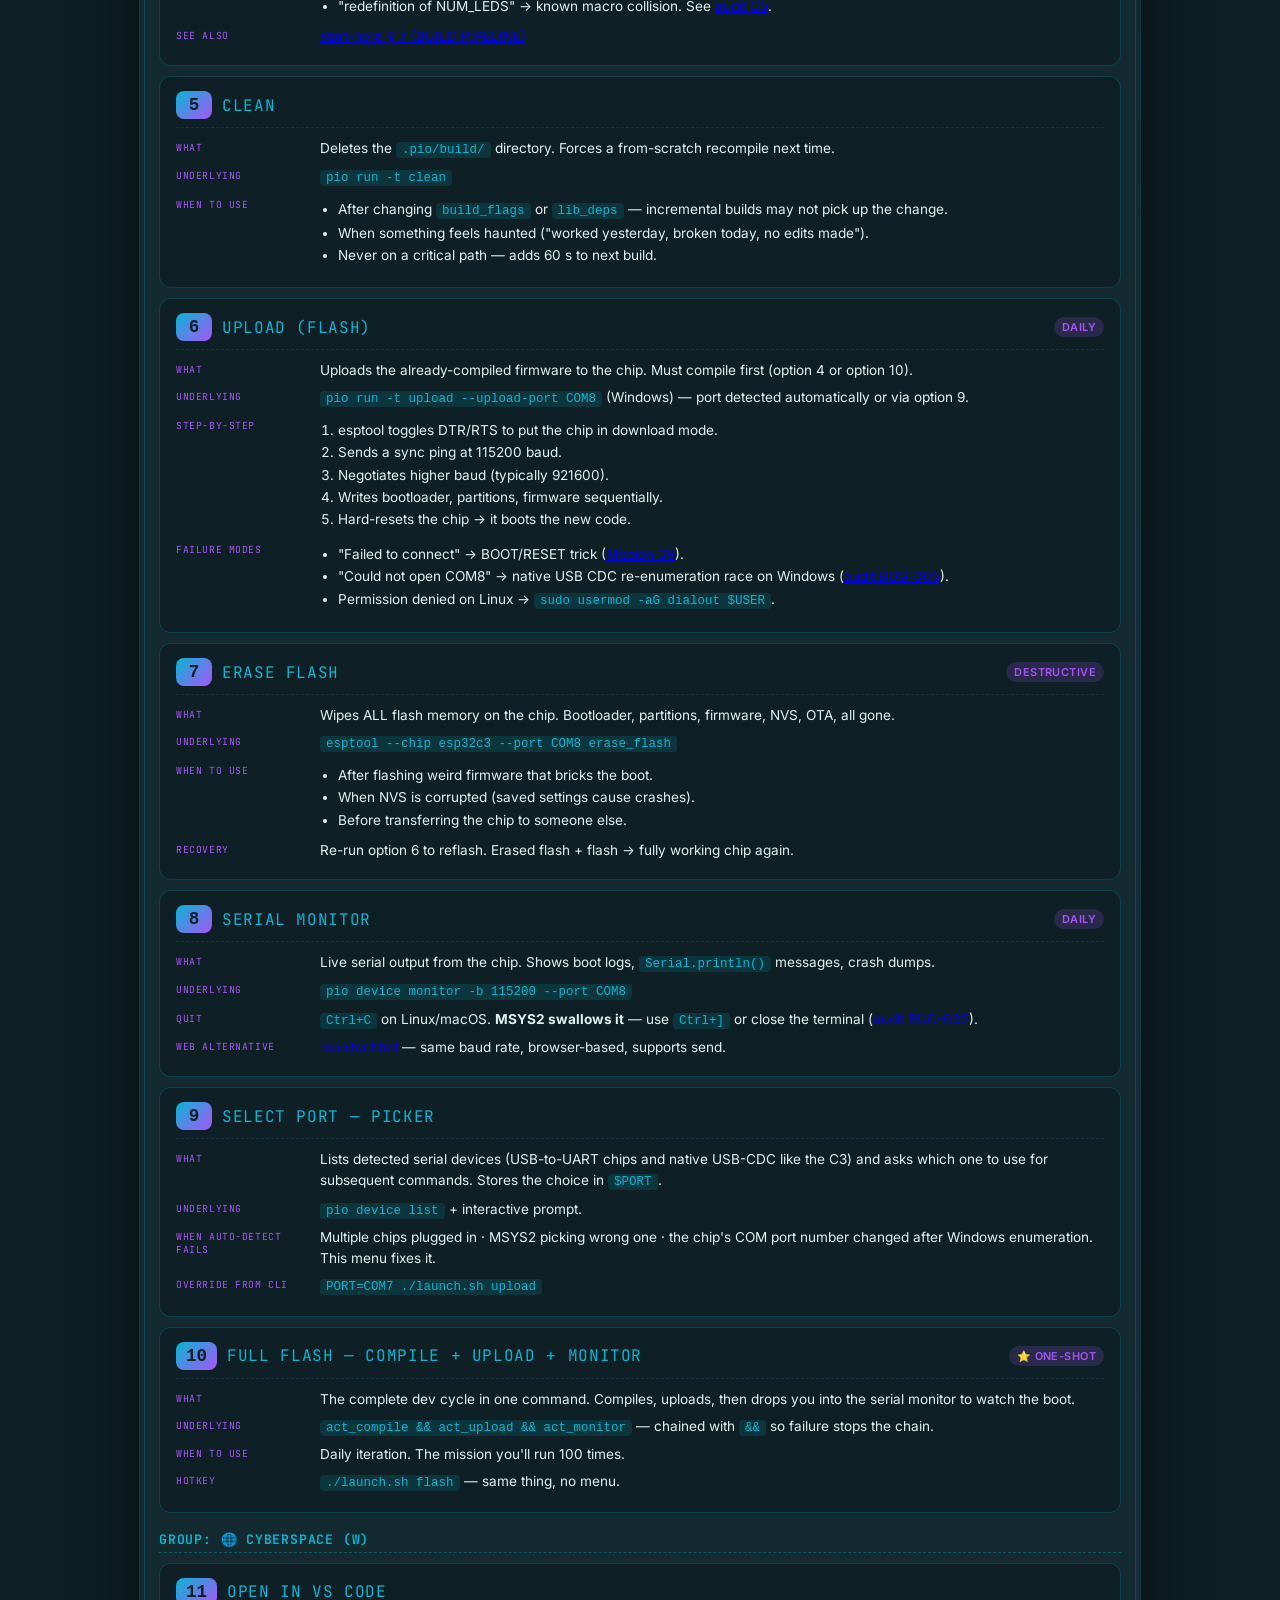
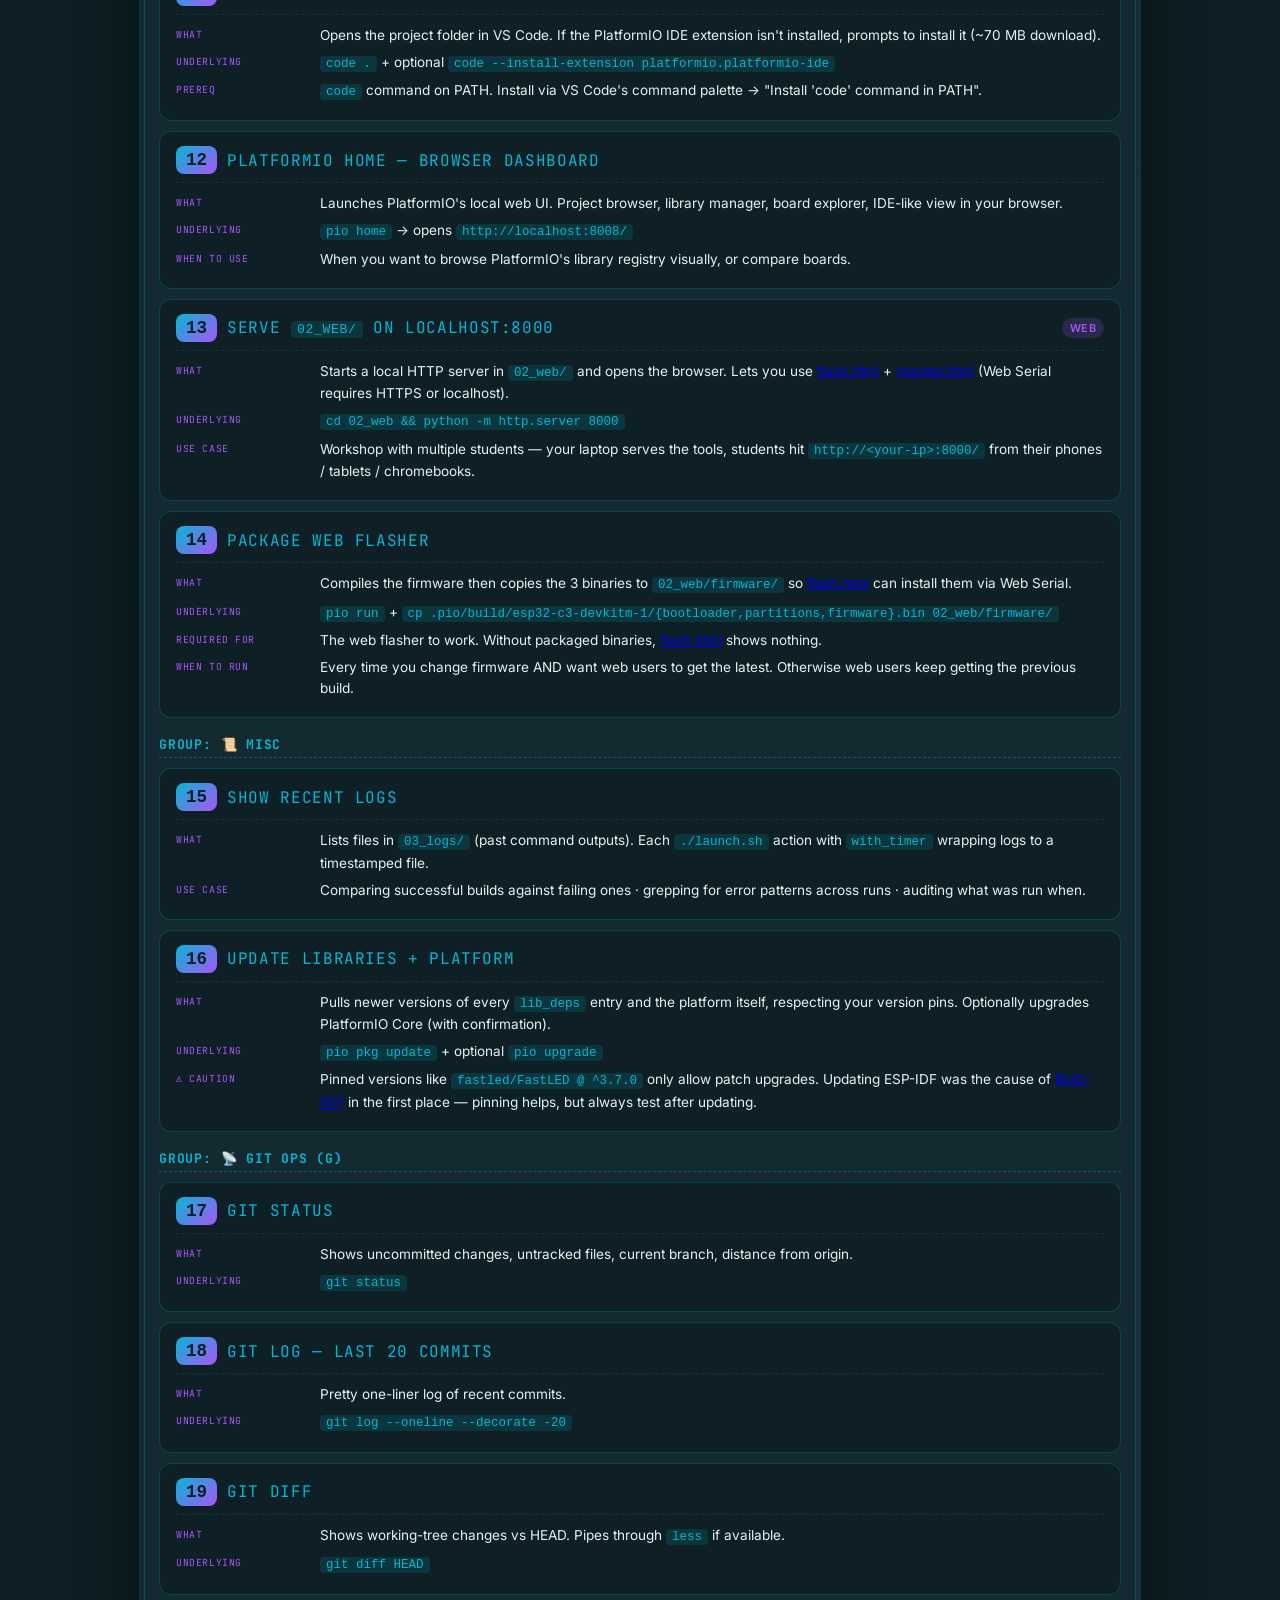
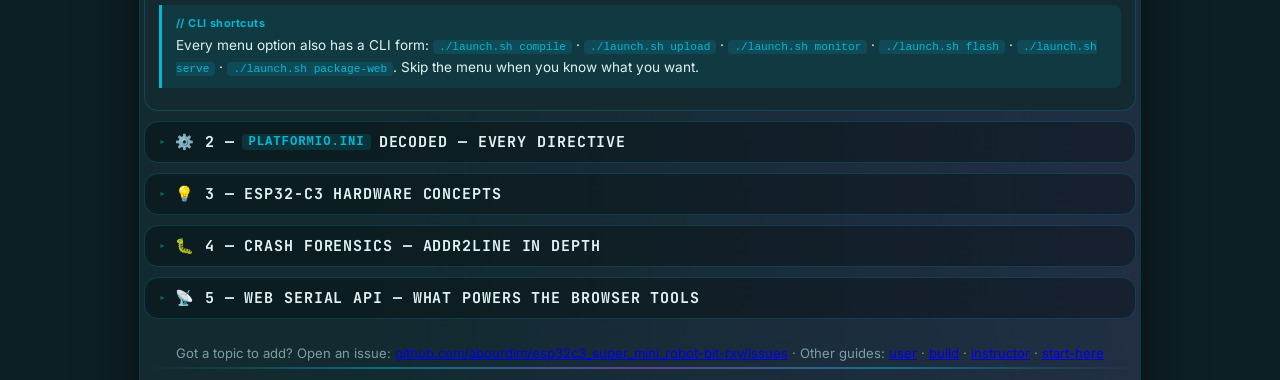
<file: 01_software/01_app/02_web/learn.html>
<!doctype html>
<html lang="en" dir="ltr" data-theme="lab-dark">
<head>
<meta charset="utf-8">
<meta name="viewport" content="width=device-width,initial-scale=1">
<title>Tech Deep-Dive — ESP32-C3 Robot</title>
<link rel="stylesheet" href="assets/wdiy-template.css">
<style>
.app { max-width: 1000px; }

code {
  background: color-mix(in srgb, var(--accent) 14%, transparent);
  color: var(--accent); padding: 1px 6px; border-radius: 4px;
  font-size: .82em; font-family: ui-monospace, Menlo, Consolas, monospace;
}
.light-theme code { color: var(--text); }

pre {
  background: rgba(0,0,0,.45);
  border: 1px solid var(--border); border-radius: 8px;
  padding: 12px 14px; overflow-x: auto;
  margin: 10px 0; position: relative;
  font-family: ui-monospace, Menlo, Consolas, monospace;
}
pre code {
  background: transparent; color: var(--text); padding: 0;
  font-size: .82em; display: block; line-height: 1.55;
}
.light-theme pre { background: rgba(0,0,0,.04); }
.copy-btn {
  position: absolute; top: 6px; right: 6px;
  font: 11px ui-monospace, monospace;
  background: var(--panel); border: 1px solid var(--border);
  color: var(--text-muted); padding: 3px 8px; border-radius: 4px;
  cursor: pointer; letter-spacing: .05em;
}
.copy-btn:hover  { color: var(--accent) !important; border-color: var(--accent) !important; }
.copy-btn.ok     { color: #22c55e !important; border-color: #22c55e !important; }

.intro { font-size: .92em; color: var(--text); line-height: 1.6; margin: 0 0 14px; padding: 0 4px; }
p.lead { font-size: .9em; color: var(--text); line-height: 1.6; margin: 0 0 10px; }

/* ════════════════════════════════════════════════════════════
   PER-OPTION CARD
   ════════════════════════════════════════════════════════════ */
.opt {
  background: rgba(0,0,0,.22);
  border: 1px solid var(--border);
  border-radius: 12px;
  padding: 14px 16px;
  margin: 10px 0;
}
.light-theme .opt { background: rgba(0,0,0,.04); }

.opt-hdr {
  display: flex; align-items: center; gap: 10px;
  flex-wrap: wrap;
  margin-bottom: 10px;
  padding-bottom: 8px;
  border-bottom: 1px dashed color-mix(in srgb, var(--border) 70%, transparent);
}
.opt-num {
  font-family: ui-monospace, monospace;
  font-size: 1.1em; font-weight: 800;
  color: var(--bg);
  background: linear-gradient(135deg, var(--accent), var(--accent2));
  padding: 4px 10px; border-radius: 8px;
  min-width: 36px; text-align: center;
}
.opt-id {
  font-family: ui-monospace, monospace;
  font-size: .82em; color: var(--text-muted);
  letter-spacing: .04em;
}
.opt-title {
  font-family: var(--font-h);
  font-size: 1em; color: var(--accent);
  text-transform: uppercase; letter-spacing: .04em;
  flex: 1;
  min-width: 0;
}
.opt-cat {
  font-size: .68em; padding: 3px 8px;
  border-radius: 999px;
  background: color-mix(in srgb, var(--accent2) 18%, transparent);
  color: var(--accent2);
  font-weight: 600; letter-spacing: .04em; text-transform: uppercase;
}

.opt-grid {
  display: grid; grid-template-columns: 130px 1fr;
  gap: 6px 14px;
  font-size: .85em;
  margin-bottom: 4px;
}
@media (max-width: 600px) {
  .opt-grid { grid-template-columns: 1fr; gap: 2px 0; }
  .opt-grid .label { color: var(--accent2); font-size: .76em; padding-top: 8px; }
}
.opt-grid .label {
  color: var(--accent2);
  font-family: var(--font-h);
  font-size: .72em;
  text-transform: uppercase;
  letter-spacing: .06em;
  padding-top: 3px;
}
.opt-grid .val {
  color: var(--text);
  line-height: 1.55;
}
.opt-grid .val code {
  font-size: .92em;
}
.opt-grid .val ul { padding-left: 18px; margin: 4px 0; }
.opt-grid .val li { margin-bottom: 2px; line-height: 1.5; }

/* ════════════════════════════════════════════════════════════
   TABLES
   ════════════════════════════════════════════════════════════ */
table.dt {
  width: 100%; border-collapse: collapse; margin: 10px 0;
  font-size: .82em;
}
table.dt th, table.dt td {
  text-align: left; padding: 7px 10px;
  border-bottom: 1px solid var(--border);
  vertical-align: top;
}
table.dt th {
  font-family: var(--font-h); font-size: .74em;
  color: var(--accent2); font-weight: 700;
  text-transform: uppercase; letter-spacing: .06em;
}
table.dt tr:hover td { background: color-mix(in srgb, var(--accent) 5%, transparent); }
table.dt code { font-size: .9em; }

/* ════════════════════════════════════════════════════════════
   ALERTS
   ════════════════════════════════════════════════════════════ */
.alert {
  border-left: 3px solid var(--accent);
  padding: 10px 14px;
  background: color-mix(in srgb, var(--accent) 10%, transparent);
  border-radius: 0 8px 8px 0; margin: 10px 0;
  font-size: .85em; line-height: 1.55;
}
.alert.warn   { border-left-color: #f59e0b; background: rgba(245,158,11,.10); }
.alert.danger { border-left-color: #ef4444; background: rgba(239,68,68,.10); }
.alert.win    { border-left-color: #22c55e; background: rgba(34,197,94,.10); }
.alert strong { display: block; margin-bottom: 4px; font-size: .8em; letter-spacing: .04em; color: var(--accent); }
.alert.warn strong  { color: #f59e0b; }
.alert.danger strong{ color: #ef4444; }
.alert.win strong   { color: #22c55e; }

/* ════════════════════════════════════════════════════════════
   GROUP DIVIDERS WITHIN A SECTION
   ════════════════════════════════════════════════════════════ */
h3.subhead {
  font-family: var(--font-h);
  font-size: .82em;
  color: var(--accent);
  text-transform: uppercase;
  letter-spacing: .06em;
  margin: 18px 0 8px;
  padding-bottom: 4px;
  border-bottom: 1px dashed color-mix(in srgb, var(--accent) 35%, transparent);
}

/* ════════════════════════════════════════════════════════════
   REGISTER-DUMP STYLE BLOCK
   ════════════════════════════════════════════════════════════ */
.regdump {
  background: rgba(0,0,0,.55);
  color: #a4f0a4;
  font: 11.5px/1.55 ui-monospace, Menlo, Consolas, monospace;
  border: 1px solid var(--border);
  border-radius: 8px;
  padding: 10px 14px;
  white-space: pre;
  overflow-x: auto;
  margin: 8px 0;
}
.light-theme .regdump { background: #15171b; color: #a4f0a4; }
.regdump .h { color: #ef4444; font-weight: 700; }
.regdump .a { color: #f59e0b; }
.regdump .c { color: #5d8a5d; }

/* ════════════════════════════════════════════════════════════
   FOOT
   ════════════════════════════════════════════════════════════ */
.foot-note { font-size: .82em; color: var(--text-muted); text-align: center; padding: 14px 4px 4px; line-height: 1.55; }

ul.simple { padding-left: 22px; margin: 8px 0; }
ul.simple li { font-size: .86em; color: var(--text); line-height: 1.6; margin-bottom: 4px; }

details.collapsible > summary { font-size: .94rem; }
</style>
</head>

<body
  data-app-title="Tech Deep-Dive"
  data-app-subtitle="🔬 read · 🔍 understand · 🛠️ master"
  data-help-page="learn"
  data-default-theme="lab-dark"
  data-status-text="Curiosity"
  data-status-online="true">

<div class="app">
  <div class="rows-container">

    <p class="intro">
      You've already read <a href="start-here.html">start-here.html</a> — the narrative tour.
      This page is the <strong>reference manual</strong>: every <code>launch.sh</code> option, every <code>platformio.ini</code> directive,
      every "wait, what's actually happening here?" — explained with the underlying commands, failure modes, and cross-links to the audit log.
    </p>

    <!-- ══════════════════════════════════════════════════
         § 1 — LAUNCHER ANATOMY
         ══════════════════════════════════════════════════ -->
    <details class="collapsible" id="launcher" open>
      <summary>🚀 1 — Launcher anatomy — every option of <code>launch.sh</code></summary>
      <div class="card">
        <p class="lead">The <code>launch.sh</code> menu has 20 numbered options grouped into sections. Numbers always work — letters (<code>s</code>, <code>b</code>, <code>w</code>, <code>g</code>) just expand the visual section.</p>

        <h3 class="subhead">Group: 🧰 Toolchain (s)</h3>

        <div class="opt">
          <div class="opt-hdr">
            <span class="opt-num">0</span>
            <span class="opt-title">Setup my robot — one-click install</span>
            <span class="opt-cat">⭐ FAST PATH</span>
          </div>
          <div class="opt-grid">
            <div class="label">What</div>
            <div class="val">Runs all 4 levels of bootstrap in sequence: Python check → PlatformIO install → ESP32 platform fetch → optional VS Code extension. Equivalent to running options <code>1</code>, <code>2</code>, <code>3</code>, then opening VS Code.</div>
            <div class="label">Function</div>
            <div class="val"><code>act_bootstrap()</code> — calls <code>act_check</code>, <code>act_install_pio</code>, <code>act_install_deps</code> in order.</div>
            <div class="label">Duration</div>
            <div class="val">~5–10 minutes on a fresh machine (the ESP32 platform is ~150 MB).</div>
            <div class="label">Failure modes</div>
            <div class="val"><ul>
              <li>No Python found → on Windows, runs <code>winget install Python.Python.3.13</code> auto-magically. On macOS/Linux, you need to install Python 3.10+ manually first.</li>
              <li>MSYS2 environment with broken POSIX Python → launcher detects this and points you to <code>pacman -S mingw-w64-ucrt-x86_64-python</code>.</li>
              <li>Network failure during platform fetch → just rerun. PlatformIO resumes downloads.</li>
            </ul></div>
            <div class="label">See also</div>
            <div class="val"><a href="start-here.html#setup">start-here § 6 (FIRST DEPLOY)</a></div>
          </div>
        </div>

        <div class="opt">
          <div class="opt-hdr">
            <span class="opt-num">1</span>
            <span class="opt-title">Check toolchain — what's installed?</span>
            <span class="opt-cat">DIAG</span>
          </div>
          <div class="opt-grid">
            <div class="label">What</div>
            <div class="val">Diagnostic-only. Prints what was found and what's missing: Python · PlatformIO Core · ESP32 platform · esptool. Doesn't change anything.</div>
            <div class="label">Function</div>
            <div class="val"><code>act_check()</code> — wraps <code>have python</code>, <code>have pio</code>, version probes.</div>
            <div class="label">When to use</div>
            <div class="val">First thing after cloning. Tells you which next options you need to run.</div>
          </div>
        </div>

        <div class="opt">
          <div class="opt-hdr">
            <span class="opt-num">2</span>
            <span class="opt-title">Install PlatformIO Core</span>
          </div>
          <div class="opt-grid">
            <div class="label">What</div>
            <div class="val">Installs PlatformIO Core (the Python package, not the IDE). Makes <code>pio</code> available as a CLI command.</div>
            <div class="label">Underlying</div>
            <div class="val"><code>pip install -U platformio</code></div>
            <div class="label">Size</div>
            <div class="val">~30 MB download.</div>
            <div class="label">Common gotcha</div>
            <div class="val"><code>pio</code> may install to a directory not on your <code>PATH</code>. The launcher works around this by always invoking via <code>python -m platformio</code>. To get bare <code>pio</code> working, add the suggested <code>export PATH=...</code> line to your <code>~/.bashrc</code>.</div>
          </div>
        </div>

        <div class="opt">
          <div class="opt-hdr">
            <span class="opt-num">3</span>
            <span class="opt-title">Install ESP32 platform + libraries</span>
          </div>
          <div class="opt-grid">
            <div class="label">What</div>
            <div class="val">Downloads the ESP32 platform package (Arduino-ESP32 core + RISC-V toolchain + IDF) and project library deps from <code>platformio.ini</code>. Pinned: platform 6.7.0 (ESP-IDF 5.1).</div>
            <div class="label">Underlying</div>
            <div class="val"><code>pio pkg install</code></div>
            <div class="label">Size</div>
            <div class="val">~150 MB. The biggest single download in the project.</div>
            <div class="label">First-time only</div>
            <div class="val">Subsequent runs are no-ops if the cache is intact (<code>~/.platformio/packages/</code>).</div>
          </div>
        </div>

        <h3 class="subhead">Group: 🔥 Deploy (b)</h3>

        <div class="opt">
          <div class="opt-hdr">
            <span class="opt-num">4</span>
            <span class="opt-title">Compile</span>
            <span class="opt-cat">DAILY</span>
          </div>
          <div class="opt-grid">
            <div class="label">What</div>
            <div class="val">Compiles the firmware. No upload. Output goes to <code>.pio/build/esp32-c3-devkitm-1/</code>.</div>
            <div class="label">Underlying</div>
            <div class="val"><code>pio run</code></div>
            <div class="label">Output</div>
            <div class="val">Three binaries: <code>bootloader.bin</code> (offset <code>0x0</code>) · <code>partitions.bin</code> (<code>0x8000</code>) · <code>firmware.bin</code> (<code>0x10000</code>) + an <code>.elf</code> with debug symbols.</div>
            <div class="label">Duration</div>
            <div class="val">~60 s on a clean cache, ~5–10 s incremental.</div>
            <div class="label">Failure modes</div>
            <div class="val"><ul>
              <li>"library X not found" → run option 16 (update libs).</li>
              <li>Linker error "section overflow" → firmware too big for partition. Adjust <code>board_build.partitions</code>.</li>
              <li>"redefinition of NUM_LEDS" → known macro collision. See <a href="audit.html">audit C5</a>.</li>
            </ul></div>
            <div class="label">See also</div>
            <div class="val"><a href="start-here.html#pipeline">start-here § 7 (BUILD PIPELINE)</a></div>
          </div>
        </div>

        <div class="opt">
          <div class="opt-hdr">
            <span class="opt-num">5</span>
            <span class="opt-title">Clean</span>
          </div>
          <div class="opt-grid">
            <div class="label">What</div>
            <div class="val">Deletes the <code>.pio/build/</code> directory. Forces a from-scratch recompile next time.</div>
            <div class="label">Underlying</div>
            <div class="val"><code>pio run -t clean</code></div>
            <div class="label">When to use</div>
            <div class="val"><ul>
              <li>After changing <code>build_flags</code> or <code>lib_deps</code> — incremental builds may not pick up the change.</li>
              <li>When something feels haunted ("worked yesterday, broken today, no edits made").</li>
              <li>Never on a critical path — adds 60 s to next build.</li>
            </ul></div>
          </div>
        </div>

        <div class="opt">
          <div class="opt-hdr">
            <span class="opt-num">6</span>
            <span class="opt-title">Upload (flash)</span>
            <span class="opt-cat">DAILY</span>
          </div>
          <div class="opt-grid">
            <div class="label">What</div>
            <div class="val">Uploads the already-compiled firmware to the chip. Must compile first (option 4 or option 10).</div>
            <div class="label">Underlying</div>
            <div class="val"><code>pio run -t upload --upload-port COM8</code> (Windows) — port detected automatically or via option 9.</div>
            <div class="label">Step-by-step</div>
            <div class="val"><ol style="padding-left:18px;margin:4px 0">
              <li>esptool toggles DTR/RTS to put the chip in download mode.</li>
              <li>Sends a sync ping at 115200 baud.</li>
              <li>Negotiates higher baud (typically 921600).</li>
              <li>Writes bootloader, partitions, firmware sequentially.</li>
              <li>Hard-resets the chip → it boots the new code.</li>
            </ol></div>
            <div class="label">Failure modes</div>
            <div class="val"><ul>
              <li>"Failed to connect" → BOOT/RESET trick (<a href="start-here.html#bootreset">Mission 09</a>).</li>
              <li>"Could not open COM8" → native USB CDC re-enumeration race on Windows (<a href="audit.html#bug-005">audit BUG-005</a>).</li>
              <li>Permission denied on Linux → <code>sudo usermod -aG dialout $USER</code>.</li>
            </ul></div>
          </div>
        </div>

        <div class="opt">
          <div class="opt-hdr">
            <span class="opt-num">7</span>
            <span class="opt-title">Erase flash</span>
            <span class="opt-cat">DESTRUCTIVE</span>
          </div>
          <div class="opt-grid">
            <div class="label">What</div>
            <div class="val">Wipes ALL flash memory on the chip. Bootloader, partitions, firmware, NVS, OTA, all gone.</div>
            <div class="label">Underlying</div>
            <div class="val"><code>esptool --chip esp32c3 --port COM8 erase_flash</code></div>
            <div class="label">When to use</div>
            <div class="val"><ul>
              <li>After flashing weird firmware that bricks the boot.</li>
              <li>When NVS is corrupted (saved settings cause crashes).</li>
              <li>Before transferring the chip to someone else.</li>
            </ul></div>
            <div class="label">Recovery</div>
            <div class="val">Re-run option 6 to reflash. Erased flash + flash → fully working chip again.</div>
          </div>
        </div>

        <div class="opt">
          <div class="opt-hdr">
            <span class="opt-num">8</span>
            <span class="opt-title">Serial monitor</span>
            <span class="opt-cat">DAILY</span>
          </div>
          <div class="opt-grid">
            <div class="label">What</div>
            <div class="val">Live serial output from the chip. Shows boot logs, <code>Serial.println()</code> messages, crash dumps.</div>
            <div class="label">Underlying</div>
            <div class="val"><code>pio device monitor -b 115200 --port COM8</code></div>
            <div class="label">Quit</div>
            <div class="val"><code>Ctrl+C</code> on Linux/macOS. <strong>MSYS2 swallows it</strong> — use <code>Ctrl+]</code> or close the terminal (<a href="audit.html#bug-002">audit BUG-002</a>).</div>
            <div class="label">Web alternative</div>
            <div class="val"><a href="monitor.html">monitor.html</a> — same baud rate, browser-based, supports send.</div>
          </div>
        </div>

        <div class="opt">
          <div class="opt-hdr">
            <span class="opt-num">9</span>
            <span class="opt-title">Select port — picker</span>
          </div>
          <div class="opt-grid">
            <div class="label">What</div>
            <div class="val">Lists detected serial devices (USB-to-UART chips and native USB-CDC like the C3) and asks which one to use for subsequent commands. Stores the choice in <code>$PORT</code>.</div>
            <div class="label">Underlying</div>
            <div class="val"><code>pio device list</code> + interactive prompt.</div>
            <div class="label">When auto-detect fails</div>
            <div class="val">Multiple chips plugged in · MSYS2 picking wrong one · the chip's COM port number changed after Windows enumeration. This menu fixes it.</div>
            <div class="label">Override from CLI</div>
            <div class="val"><code>PORT=COM7 ./launch.sh upload</code></div>
          </div>
        </div>

        <div class="opt">
          <div class="opt-hdr">
            <span class="opt-num">10</span>
            <span class="opt-title">Full flash — compile + upload + monitor</span>
            <span class="opt-cat">⭐ ONE-SHOT</span>
          </div>
          <div class="opt-grid">
            <div class="label">What</div>
            <div class="val">The complete dev cycle in one command. Compiles, uploads, then drops you into the serial monitor to watch the boot.</div>
            <div class="label">Underlying</div>
            <div class="val"><code>act_compile && act_upload && act_monitor</code> — chained with <code>&amp;&amp;</code> so failure stops the chain.</div>
            <div class="label">When to use</div>
            <div class="val">Daily iteration. The mission you'll run 100 times.</div>
            <div class="label">Hotkey</div>
            <div class="val"><code>./launch.sh flash</code> — same thing, no menu.</div>
          </div>
        </div>

        <h3 class="subhead">Group: 🌐 Cyberspace (w)</h3>

        <div class="opt">
          <div class="opt-hdr">
            <span class="opt-num">11</span>
            <span class="opt-title">Open in VS Code</span>
          </div>
          <div class="opt-grid">
            <div class="label">What</div>
            <div class="val">Opens the project folder in VS Code. If the PlatformIO IDE extension isn't installed, prompts to install it (~70 MB download).</div>
            <div class="label">Underlying</div>
            <div class="val"><code>code .</code> + optional <code>code --install-extension platformio.platformio-ide</code></div>
            <div class="label">Prereq</div>
            <div class="val"><code>code</code> command on PATH. Install via VS Code's command palette → "Install 'code' command in PATH".</div>
          </div>
        </div>

        <div class="opt">
          <div class="opt-hdr">
            <span class="opt-num">12</span>
            <span class="opt-title">PlatformIO Home — browser dashboard</span>
          </div>
          <div class="opt-grid">
            <div class="label">What</div>
            <div class="val">Launches PlatformIO's local web UI. Project browser, library manager, board explorer, IDE-like view in your browser.</div>
            <div class="label">Underlying</div>
            <div class="val"><code>pio home</code> → opens <code>http://localhost:8008/</code></div>
            <div class="label">When to use</div>
            <div class="val">When you want to browse PlatformIO's library registry visually, or compare boards.</div>
          </div>
        </div>

        <div class="opt">
          <div class="opt-hdr">
            <span class="opt-num">13</span>
            <span class="opt-title">Serve <code>02_web/</code> on localhost:8000</span>
            <span class="opt-cat">WEB</span>
          </div>
          <div class="opt-grid">
            <div class="label">What</div>
            <div class="val">Starts a local HTTP server in <code>02_web/</code> and opens the browser. Lets you use <a href="flash.html">flash.html</a> + <a href="monitor.html">monitor.html</a> (Web Serial requires HTTPS or localhost).</div>
            <div class="label">Underlying</div>
            <div class="val"><code>cd 02_web &amp;&amp; python -m http.server 8000</code></div>
            <div class="label">Use case</div>
            <div class="val">Workshop with multiple students — your laptop serves the tools, students hit <code>http://&lt;your-ip&gt;:8000/</code> from their phones / tablets / chromebooks.</div>
          </div>
        </div>

        <div class="opt">
          <div class="opt-hdr">
            <span class="opt-num">14</span>
            <span class="opt-title">Package web flasher</span>
          </div>
          <div class="opt-grid">
            <div class="label">What</div>
            <div class="val">Compiles the firmware then copies the 3 binaries to <code>02_web/firmware/</code> so <a href="flash.html">flash.html</a> can install them via Web Serial.</div>
            <div class="label">Underlying</div>
            <div class="val"><code>pio run</code> + <code>cp .pio/build/esp32-c3-devkitm-1/{bootloader,partitions,firmware}.bin 02_web/firmware/</code></div>
            <div class="label">Required for</div>
            <div class="val">The web flasher to work. Without packaged binaries, <a href="flash.html">flash.html</a> shows nothing.</div>
            <div class="label">When to run</div>
            <div class="val">Every time you change firmware AND want web users to get the latest. Otherwise web users keep getting the previous build.</div>
          </div>
        </div>

        <h3 class="subhead">Group: 📜 Misc</h3>

        <div class="opt">
          <div class="opt-hdr">
            <span class="opt-num">15</span>
            <span class="opt-title">Show recent logs</span>
          </div>
          <div class="opt-grid">
            <div class="label">What</div>
            <div class="val">Lists files in <code>03_logs/</code> (past command outputs). Each <code>./launch.sh</code> action with <code>with_timer</code> wrapping logs to a timestamped file.</div>
            <div class="label">Use case</div>
            <div class="val">Comparing successful builds against failing ones · grepping for error patterns across runs · auditing what was run when.</div>
          </div>
        </div>

        <div class="opt">
          <div class="opt-hdr">
            <span class="opt-num">16</span>
            <span class="opt-title">Update libraries + platform</span>
          </div>
          <div class="opt-grid">
            <div class="label">What</div>
            <div class="val">Pulls newer versions of every <code>lib_deps</code> entry and the platform itself, respecting your version pins. Optionally upgrades PlatformIO Core (with confirmation).</div>
            <div class="label">Underlying</div>
            <div class="val"><code>pio pkg update</code> + optional <code>pio upgrade</code></div>
            <div class="label">⚠️ Caution</div>
            <div class="val">Pinned versions like <code>fastled/FastLED @ ^3.7.0</code> only allow patch upgrades. Updating ESP-IDF was the cause of <a href="audit.html#bug-001">BUG-001</a> in the first place — pinning helps, but always test after updating.</div>
          </div>
        </div>

        <h3 class="subhead">Group: 📡 Git ops (g)</h3>

        <div class="opt">
          <div class="opt-hdr">
            <span class="opt-num">17</span>
            <span class="opt-title">git status</span>
          </div>
          <div class="opt-grid">
            <div class="label">What</div>
            <div class="val">Shows uncommitted changes, untracked files, current branch, distance from origin.</div>
            <div class="label">Underlying</div>
            <div class="val"><code>git status</code></div>
          </div>
        </div>

        <div class="opt">
          <div class="opt-hdr">
            <span class="opt-num">18</span>
            <span class="opt-title">git log — last 20 commits</span>
          </div>
          <div class="opt-grid">
            <div class="label">What</div>
            <div class="val">Pretty one-liner log of recent commits.</div>
            <div class="label">Underlying</div>
            <div class="val"><code>git log --oneline --decorate -20</code></div>
          </div>
        </div>

        <div class="opt">
          <div class="opt-hdr">
            <span class="opt-num">19</span>
            <span class="opt-title">git diff</span>
          </div>
          <div class="opt-grid">
            <div class="label">What</div>
            <div class="val">Shows working-tree changes vs HEAD. Pipes through <code>less</code> if available.</div>
            <div class="label">Underlying</div>
            <div class="val"><code>git diff HEAD</code></div>
          </div>
        </div>

        <div class="alert">
          <strong>// CLI shortcuts</strong>
          Every menu option also has a CLI form: <code>./launch.sh compile</code> · <code>./launch.sh upload</code> · <code>./launch.sh monitor</code> · <code>./launch.sh flash</code> · <code>./launch.sh serve</code> · <code>./launch.sh package-web</code>. Skip the menu when you know what you want.
        </div>

      </div>
    </details>

    <!-- ══════════════════════════════════════════════════
         § 2 — platformio.ini DECODED
         ══════════════════════════════════════════════════ -->
    <details class="collapsible" id="ini">
      <summary>⚙️ 2 — <code>platformio.ini</code> decoded — every directive</summary>
      <div class="card">
        <p class="lead">Annotated walk-through of every line in this project's <code>platformio.ini</code>, with explanation and gotchas.</p>

        <h3 class="subhead">[platformio] section</h3>

        <table class="dt">
          <tr><th>Directive</th><th>Value</th><th>What it does</th></tr>
          <tr>
            <td><code>src_dir</code></td>
            <td><code>01_src</code></td>
            <td>Where source files live. Default is <code>src/</code>; we override to <code>01_src/</code> so Arduino IDE folder-name rule still works.</td>
          </tr>
        </table>

        <h3 class="subhead">[env:esp32-c3-devkitm-1] section</h3>

        <table class="dt">
          <tr><th>Directive</th><th>Value</th><th>What it does</th></tr>
          <tr>
            <td><code>platform</code></td>
            <td><code>espressif32 @ 6.7.0</code></td>
            <td><strong>Pinned</strong> — version 6.7.0 ships ESP-IDF 5.1 with the rewritten RMT driver. Earlier versions had the ISR re-entry race that crashed FastLED on C3 (<a href="audit.html#bug-001">BUG-001</a>). The <code>@ X.Y.Z</code> syntax means EXACT version. Without the pin, you'd get whatever's latest at install time → silent regressions.</td>
          </tr>
          <tr>
            <td><code>board</code></td>
            <td><code>esp32-c3-devkitm-1</code></td>
            <td>Selects the board profile from PlatformIO's database. Determines: pin map, flash size (4 MB), partition layout, upload speed, default baud. The <code>seeed_xiao_esp32c3</code> alternative (commented out) has a different pin map.</td>
          </tr>
          <tr>
            <td><code>framework</code></td>
            <td><code>arduino</code></td>
            <td>Activates the Arduino-ESP32 API: <code>setup()</code>/<code>loop()</code>, <code>pinMode()</code>, <code>Serial.println()</code>, etc. Built on top of ESP-IDF — you can mix and match. The <code>espidf</code> alternative (commented) gives raw IDF with no Arduino layer.</td>
          </tr>
          <tr>
            <td><code>monitor_speed</code></td>
            <td><code>115200</code></td>
            <td>Baud rate the serial monitor uses. Must match what your firmware calls in <code>Serial.begin()</code>. Wrong baud → garbage characters.</td>
          </tr>
          <tr>
            <td colspan="3" style="padding-top:14px;font-weight:700;color:var(--accent2)">build_flags</td>
          </tr>
          <tr>
            <td><code>FASTLED_RMT_MAX_CHANNELS</code></td>
            <td><code>1</code></td>
            <td>FastLED defaults to 8 RMT channels (ESP32 classic has 8). The C3 has only <strong>2</strong>. Capping to 1 prevents FastLED from trying to claim non-existent channels. <strong>Safety</strong>: belt-and-suspenders even with the IDF 5.1 fix.</td>
          </tr>
          <tr>
            <td><code>FASTLED_RMT_BUILTIN_DRIVER</code></td>
            <td><code>1</code></td>
            <td>Tells FastLED to use IDF's tested RMT driver instead of FastLED's bundled custom one. The custom driver was the cracked egg in <a href="audit.html#bug-001">BUG-001</a>; this flag opts out of it.</td>
          </tr>
          <tr>
            <td colspan="3" style="padding-top:14px;font-weight:700;color:var(--accent2)">lib_deps</td>
          </tr>
          <tr>
            <td><code>RemoteXY</code> <em style="opacity:.7;font-size:.85em">(historical)</em></td>
            <td>(unconstrained)</td>
            <td>Phone-app library for Bluetooth control. NOT pinned because pinning didn't fix <a href="audit.html#bug-004">BUG-004</a> (PRO check is enforced server-side, not in the lib).</td>
          </tr>
          <tr>
            <td><code>fastled/FastLED</code></td>
            <td><code>@ ^3.7.0</code></td>
            <td>NeoPixel driver. <code>^3.7.0</code> means "3.x but ≥ 3.7" — patch updates allowed, major upgrades blocked.</td>
          </tr>
          <tr>
            <td><code>madhephaestus/ESP32Servo</code></td>
            <td>(unconstrained)</td>
            <td>Servo PWM driver. Author prefix prevents PIO from grabbing a different lib of the same name.</td>
          </tr>
          <tr>
            <td><code>adafruit/Adafruit GFX Library</code></td>
            <td>(unconstrained)</td>
            <td>Generic 2D drawing primitives — the OLED driver depends on it.</td>
          </tr>
          <tr>
            <td><code>adafruit/Adafruit SSD1306</code></td>
            <td>(unconstrained)</td>
            <td>Concrete OLED driver for the SSD1306 chip on our display.</td>
          </tr>
        </table>

        <h3 class="subhead">Common directives NOT in this project (but useful to know)</h3>

        <table class="dt">
          <tr><th>Directive</th><th>What it would do</th></tr>
          <tr><td><code>upload_speed</code></td><td>Default for the C3 is auto-negotiated at 921600. Override only if you have flaky USB cables.</td></tr>
          <tr><td><code>upload_protocol</code></td><td><code>esp-builtin</code> uses USB-JTAG instead of the CDC reset dance. Could fix <a href="audit.html#bug-005">BUG-005</a>.</td></tr>
          <tr><td><code>monitor_filters</code></td><td><code>esp32_exception_decoder</code> auto-runs addr2line on crashes. Highly recommended for debugging.</td></tr>
          <tr><td><code>board_build.partitions</code></td><td>Custom partition table CSV. Default is a balanced 1.2 MB app. <code>huge_app.csv</code> gives 3 MB if you don't need OTA.</td></tr>
          <tr><td><code>board_build.usb_cdc</code></td><td>Toggles USB CDC console (Serial-over-USB). Already enabled by default for C3 boards with native USB.</td></tr>
          <tr><td><code>extra_scripts</code></td><td>Run Python scripts at compile time — e.g. inject git hash into firmware version string.</td></tr>
        </table>

        <div class="alert">
          <strong>// PIN, OR NOT TO PIN?</strong>
          Pin <em>platforms</em> hard (<code>@ 6.7.0</code>): platform changes mean toolchain + IDF changes — high blast radius.<br>
          Pin <em>libraries</em> with caret (<code>@ ^X.Y.Z</code>): patch fixes welcome, breaking changes blocked.<br>
          Leave <em>libraries</em> unpinned only when the lib is your own / very stable / when pinning made things worse (the RemoteXY case &mdash; that library is no longer used here, the robot now speaks bit-rxy over NimBLE, but the reasoning still holds).
        </div>
      </div>
    </details>

    <!-- ══════════════════════════════════════════════════
         § 3 — ESP32-C3 CONCEPTS
         ══════════════════════════════════════════════════ -->
    <details class="collapsible" id="esp32">
      <summary>💡 3 — ESP32-C3 hardware concepts</summary>
      <div class="card">

        <h3 class="subhead">RMT — Remote Control Transceiver</h3>

        <p class="lead">Hardware peripheral for generating precise pulse trains without CPU involvement. Originally for IR remotes, but FastLED uses it to drive WS2812 NeoPixels at 800 kHz with sub-150-ns timing — impossible to bit-bang reliably.</p>

        <table class="dt">
          <tr><th>Chip</th><th>RMT channels</th><th>Notes</th></tr>
          <tr><td>ESP32 classic</td><td>8</td><td>Lots of headroom, FastLED has no issues.</td></tr>
          <tr><td>ESP32-S2 / S3</td><td>4</td><td>Comfortable.</td></tr>
          <tr><td><strong>ESP32-C3 (this board)</strong></td><td><strong>2</strong></td><td><strong>Tight</strong>. Any IR receiver or second LED strip directly competes.</td></tr>
          <tr><td>ESP32-C6</td><td>2</td><td>Same as C3.</td></tr>
        </table>

        <p class="lead" style="margin-top:14px">The full forensic — including the IDF 4.x ISR re-entry bug that triggered <a href="audit.html#bug-001">BUG-001</a> — is in the audit page.</p>

        <h3 class="subhead">Partition table</h3>

        <p class="lead">Flash memory is divided into named regions. The bootloader reads <code>partitions.bin</code> at offset <code>0x8000</code> to know where everything else lives.</p>

<pre><code><span style="color:var(--text-muted)"># Default Arduino-ESP32 layout (4 MB flash):</span>
nvs       data 0x9000   0x5000     <span style="color:var(--text-muted"># 20 KB — saved settings</span>
otadata   data 0xe000   0x2000     <span style="color:var(--text-muted"># 8 KB — OTA pointer</span>
app0      app  0x10000  0x140000   <span style="color:var(--text-muted"># 1.25 MB — your firmware</span>
app1      app  0x150000 0x140000   <span style="color:var(--text-muted"># 1.25 MB — OTA backup</span>
spiffs    data 0x290000 0x170000   <span style="color:var(--text-muted"># 1.4 MB — file system</span></code></pre>

        <p class="lead">If you don't need OTA, switch to <code>huge_app.csv</code> (3 MB single app slot). For audio assets, switch to <code>large_spiffs.csv</code>.</p>

        <h3 class="subhead">USB JTAG/Serial vs UART</h3>

        <p class="lead">The ESP32-C3 Super Mini has <strong>native USB</strong> — the chip itself implements USB-CDC over its built-in USB JTAG/Serial peripheral. There is NO external UART chip (no CP210x, no CH340).</p>

        <table class="dt">
          <tr><th>Aspect</th><th>External UART (e.g. CP210x)</th><th>Native USB CDC (this board)</th></tr>
          <tr><td>Speed</td><td>Up to 921 600 baud</td><td>~12 Mbps theoretical</td></tr>
          <tr><td>Drivers (Windows)</td><td>Manual install required</td><td>Built into Win 10/11</td></tr>
          <tr><td>Reset behavior</td><td>External chip toggles RTS/DTR</td><td>Chip resets itself · COM port disappears + re-enumerates</td></tr>
          <tr><td>Failure mode</td><td>Driver mismatch</td><td>Re-enumeration race (<a href="audit.html#bug-005">BUG-005</a>)</td></tr>
        </table>

        <h3 class="subhead">GPIO strapping pins — gotchas</h3>

        <p class="lead">Some GPIOs have special meaning at boot. Using them for sensors / LEDs without thinking can prevent the chip from booting.</p>

        <table class="dt">
          <tr><th>GPIO</th><th>Boot role</th><th>Audit ref</th></tr>
          <tr><td><code>2</code></td><td>Strapping — VDD_SPI voltage select. Pulled at boot.</td><td>—</td></tr>
          <tr><td><code>8</code></td><td>Strapping + onboard LED on the Super Mini (active LOW, blue). Conflicts with I²C SDA without a pull-up.</td><td><a href="audit.html">H1</a></td></tr>
          <tr><td><code>9</code></td><td>Strapping + BOOT button. Pulled LOW at power-on enters ROM bootloader.</td><td><a href="audit.html">H2</a></td></tr>
        </table>

        <h3 class="subhead">ESP32-C3 SuperMini — board-specific quirks</h3>

        <p class="lead">
          The exact dev-board this project uses. Reference page:
          <a href="https://randomnerdtutorials.com/getting-started-esp32-c3-super-mini/" target="_blank" rel="noopener">randomnerdtutorials.com / Getting Started with ESP32-C3 Super Mini</a>.
          Things that bite you on this specific board:
        </p>

        <table class="dt">
          <tr><th>Quirk</th><th>What &amp; why</th><th>Mitigation</th></tr>
          <tr>
            <td><strong>Onboard LED is active LOW</strong></td>
            <td>The blue LED on GPIO 8 is wired so that <code>digitalWrite(8, LOW)</code> turns it on, <code>HIGH</code> turns it off. Standard <code>blink</code> sketch looks inverted.</td>
            <td>Invert your logic, or move status indicator to another GPIO.</td>
          </tr>
          <tr>
            <td><strong>Antenna defect (some batches)</strong></td>
            <td>Wi-Fi range is poor on certain production runs. Cause: the cap labelled <code>C3</code> sits ~1.5 mm from the antenna trace instead of the design spec ~3.3 mm — detunes the matching network.</td>
            <td>Inspect under magnification before assembly. If it's a defective batch, the only real fix is switching boards.</td>
          </tr>
          <tr>
            <td><strong>Breadboard kills Wi-Fi</strong></td>
            <td>Metal contacts under the antenna detune it. Range drops to a few metres.</td>
            <td>Raise the board 15 + mm above the breadboard with stacking headers, or mount it on the edge so the antenna overhangs.</td>
          </tr>
          <tr>
            <td><strong>Power LED drains the battery</strong></td>
            <td>The red "power on" LED steals ~500 µA in deep sleep — about 10× the chip's own minimum.</td>
            <td>Desolder the LED (or its current-limit resistor) for battery-powered builds. Brings sleep current to the datasheet's ~43 µA.</td>
          </tr>
          <tr>
            <td><strong>USB CDC On Boot must be enabled</strong></td>
            <td>The board has no external UART chip — only the chip's native USB-Serial/JTAG. Without the right Arduino IDE setting, <code>Serial.print()</code> goes nowhere.</td>
            <td>Arduino IDE → <em>Tools → USB CDC On Boot → Enabled</em>. PlatformIO sets this automatically for the <code>esp32-c3-devkitm-1</code> board.</td>
          </tr>
          <tr>
            <td><strong>Deep-sleep upload trap</strong></td>
            <td>If your firmware enters deep sleep within seconds of boot, esptool can't sync — the chip is asleep before the auto-reset finishes.</td>
            <td>BOOT/RESET trick (hold BOOT, tap RST, release BOOT) before retrying upload. Or build a delay-on-boot guard into firmware before the sleep call.</td>
          </tr>
          <tr>
            <td><strong>UART defaults: GPIO 20 (RX) / 21 (TX)</strong></td>
            <td>If you use <code>Serial1</code> or expose a hardware UART, these are the default pins on the Arduino-ESP32 core.</td>
            <td>Or remap with <code>Serial1.begin(baud, mode, RX, TX)</code> to any free GPIO.</td>
          </tr>
        </table>

        <div class="alert">
          <strong>// Specs at a glance</strong>
          RISC-V single-core @ 160 MHz · 4 MB flash · 400 KB SRAM · 384 KB ROM · 11 broken-out GPIOs · 2× 12-bit ADCs (6 channels) · 6× PWM channels · WiFi 2.4 GHz · BLE 5 · USB-C native · 3.3 V regulator (~500 mA) · accepts 3.3 V – 6 V on VIN.
        </div>
      </div>
    </details>

    <!-- ══════════════════════════════════════════════════
         § 4 — CRASH FORENSICS
         ══════════════════════════════════════════════════ -->
    <details class="collapsible" id="crash">
      <summary>🐛 4 — Crash forensics — addr2line in depth</summary>
      <div class="card">

        <p class="lead">When the ESP32-C3 panics, you get a "Guru Meditation" register dump in the serial monitor. Here's how to turn the hex into source-line info.</p>

        <h3 class="subhead">The dump structure</h3>

<pre><code>Guru Meditation Error: Core 0 panic'ed (Instruction access fault)
Core 0 register dump:
MEPC    : 0x3fc9027c   <span style="color:var(--text-muted)"># where it died</span>
RA      : 0x4038c53c   <span style="color:var(--text-muted)"># return address (where it would have gone)</span>
SP      : 0x3fc8f8d0   <span style="color:var(--text-muted)"># stack pointer at crash</span>
MCAUSE  : 0x00000001   <span style="color:var(--text-muted)"># why it died</span>
MTVAL   : 0x3fc9027c   <span style="color:var(--text-muted)"># offending address (load/store cause)</span></code></pre>

        <h3 class="subhead">MCAUSE codes</h3>

        <table class="dt">
          <tr><th>MCAUSE</th><th>Name</th><th>Means</th></tr>
          <tr><td><code>0x01</code></td><td>Instruction access fault</td><td>Tried to fetch code from non-executable memory. Classic stack-overflow signature (RA pointed into RAM).</td></tr>
          <tr><td><code>0x02</code></td><td>Illegal instruction</td><td>CPU saw bytes that don't decode as RISC-V. Usually corruption — bad function pointer.</td></tr>
          <tr><td><code>0x05</code></td><td>Load access fault</td><td>Tried to read from invalid memory. Look at MTVAL.</td></tr>
          <tr><td><code>0x07</code></td><td>Store access fault</td><td>Tried to write to invalid memory. Buffer overrun on a global, or null-pointer write.</td></tr>
          <tr><td><code>0x0B</code></td><td>Environment call</td><td>Software <code>ecall</code> — usually intentional in ISR.</td></tr>
        </table>

        <h3 class="subhead">Address ranges — where it points</h3>

        <table class="dt">
          <tr><th>Range</th><th>Meaning</th><th>Action</th></tr>
          <tr><td><code>0x4038xxxx</code> – <code>0x403F</code></td><td>IROM — flash code</td><td>Decode with addr2line.</td></tr>
          <tr><td><code>0x4080xxxx</code></td><td>IRAM — code in RAM (interrupt handlers)</td><td>Decode with addr2line.</td></tr>
          <tr><td><code>0x3FC0xxxx</code> – <code>0x3FCF</code></td><td>DRAM — data + stack</td><td>If MEPC points here = stack overflow / corrupted return address.</td></tr>
          <tr><td><code>0x3C0xxxxx</code></td><td>DROM — read-only data in flash</td><td>If MEPC points here = jumped into a string constant. Bad function pointer.</td></tr>
        </table>

        <h3 class="subhead">Running addr2line</h3>

<pre><code><span style="color:var(--text-muted)"># Linux / macOS / Git Bash:</span>
~/.platformio/packages/toolchain-riscv32-esp/bin/riscv32-esp-elf-addr2line \
    -fipe .pio/build/esp32-c3-devkitm-1/firmware.elf \
    0x4038c53c 0x403801ee 0x4038907e

<span style="color:var(--text-muted)"># Output:</span>
ESP32RMTController::interruptHandler at .../FastLED/.../idf4_rmt_impl.cpp:827
vPortEnterCritical at .../freertos/port/riscv/port.c:246
xPortEnterCriticalTimeout at .../freertos/port/riscv/port.c:198</code></pre>

        <table class="dt">
          <tr><th>Flag</th><th>What</th></tr>
          <tr><td><code>-f</code></td><td>show function name</td></tr>
          <tr><td><code>-i</code></td><td>show inlined-function chain</td></tr>
          <tr><td><code>-p</code></td><td>pretty-print (one line per address)</td></tr>
          <tr><td><code>-e &lt;path&gt;</code></td><td>ELF file path</td></tr>
          <tr><td><code>-C</code></td><td>demangle C++ symbols (try if functions look mangled)</td></tr>
        </table>

        <h3 class="subhead">Common crash signatures</h3>

        <div class="alert danger">
          <strong>// STACK OVERFLOW</strong>
          MEPC in DRAM (<code>0x3FCxxxxx</code>) + repeating stack frames at fixed offsets + decrementing counter. Exact pattern of <a href="audit.html#bug-001">BUG-001</a>. Fix: reduce recursion depth, increase stack size, or fix the runaway loop.
        </div>

        <div class="alert warn">
          <strong>// NULL-POINTER WRITE</strong>
          MCAUSE 0x07 + MTVAL 0x00000000 (or near). Usually a not-yet-initialized object's method called too early. Add a null check or move init earlier.
        </div>

        <div class="alert warn">
          <strong>// HEAP CORRUPTION</strong>
          MCAUSE 0x07 + MTVAL pointing into a known heap region (<code>0x3FC8xxxx</code>) but the object should still exist. Use-after-free or buffer overrun. Try <code>CONFIG_HEAP_POISONING_COMPREHENSIVE</code> in <code>sdkconfig</code>.
        </div>

        <div class="alert">
          <strong>// AUTO-DECODE</strong>
          Add <code>monitor_filters = esp32_exception_decoder</code> to <code>platformio.ini</code> and the serial monitor will auto-run addr2line on every crash. Saves the manual step.
        </div>
      </div>
    </details>

    <!-- ══════════════════════════════════════════════════
         § 5 — WEB SERIAL API
         ══════════════════════════════════════════════════ -->
    <details class="collapsible" id="webserial">
      <summary>📡 5 — Web Serial API — what powers the browser tools</summary>
      <div class="card">

        <p class="lead">The Web Serial API (W3C) lets a webpage talk directly to USB-serial devices — no plugins, no native install. <a href="flash.html">flash.html</a> and <a href="monitor.html">monitor.html</a> use it.</p>

        <h3 class="subhead">Browser support</h3>

        <table class="dt">
          <tr><th>Browser</th><th>Support</th></tr>
          <tr><td>Chrome 89+</td><td>✅ Yes</td></tr>
          <tr><td>Edge 89+</td><td>✅ Yes</td></tr>
          <tr><td>Opera 76+</td><td>✅ Yes</td></tr>
          <tr><td>Firefox</td><td>❌ No (philosophical objection — Mozilla considers Web Serial too dangerous)</td></tr>
          <tr><td>Safari</td><td>❌ No</td></tr>
        </table>

        <h3 class="subhead">Security model</h3>

        <ul class="simple">
          <li><strong>HTTPS or localhost only.</strong> File:// URLs and plain HTTP rejected.</li>
          <li><strong>User gesture required.</strong> The port-picker dialog only opens after a real user click.</li>
          <li><strong>Per-origin permission.</strong> Once granted, the origin remembers the device for next time.</li>
          <li><strong>One owner at a time.</strong> Only one app can hold a serial port. Close PlatformIO monitor before connecting from the browser.</li>
        </ul>

        <h3 class="subhead">Minimal example</h3>

<pre><code>// 1 — request a port (must be in a click handler)
const port = await navigator.serial.requestPort();
await port.open({ baudRate: 115200 });

// 2 — read a stream of bytes
const decoder = new TextDecoderStream();
port.readable.pipeTo(decoder.writable);
const reader = decoder.readable.getReader();
while (true) {
  const { value, done } = await reader.read();
  if (done) break;
  console.log(value);   // chunk of UTF-8 text
}

// 3 — write
const writer = port.writable.getWriter();
await writer.write(new TextEncoder().encode("hello\n"));
writer.releaseLock();

// 4 — close
await port.close();</code></pre>

        <div class="alert">
          <strong>// SEE ALSO</strong>
          Full Web Serial spec: <a href="https://wicg.github.io/serial/" target="_blank" rel="noopener">wicg.github.io/serial</a> ·
          esp-web-tools (used by <a href="flash.html">flash.html</a>): <a href="https://github.com/esphome/esp-web-tools" target="_blank" rel="noopener">github.com/esphome/esp-web-tools</a>
        </div>
      </div>
    </details>

    <p class="foot-note">
      Got a topic to add? Open an issue:
      <a href="https://github.com/abourdim/esp32c3_super_mini_robot-bit-rxy/issues" target="_blank" rel="noopener">github.com/abourdim/esp32c3_super_mini_robot-bit-rxy/issues</a>
      · Other guides: <a href="user-guide.html">user</a> · <a href="build-guide.html">build</a> · <a href="instructor.html">instructor</a> · <a href="start-here.html">start-here</a>
    </p>

  </div><!-- .rows-container -->
</div><!-- .app -->

<script src="assets/wdiy-script.js"></script>
<script src="assets/wdiy-shell.js"></script>
</body>
</html>
</file>
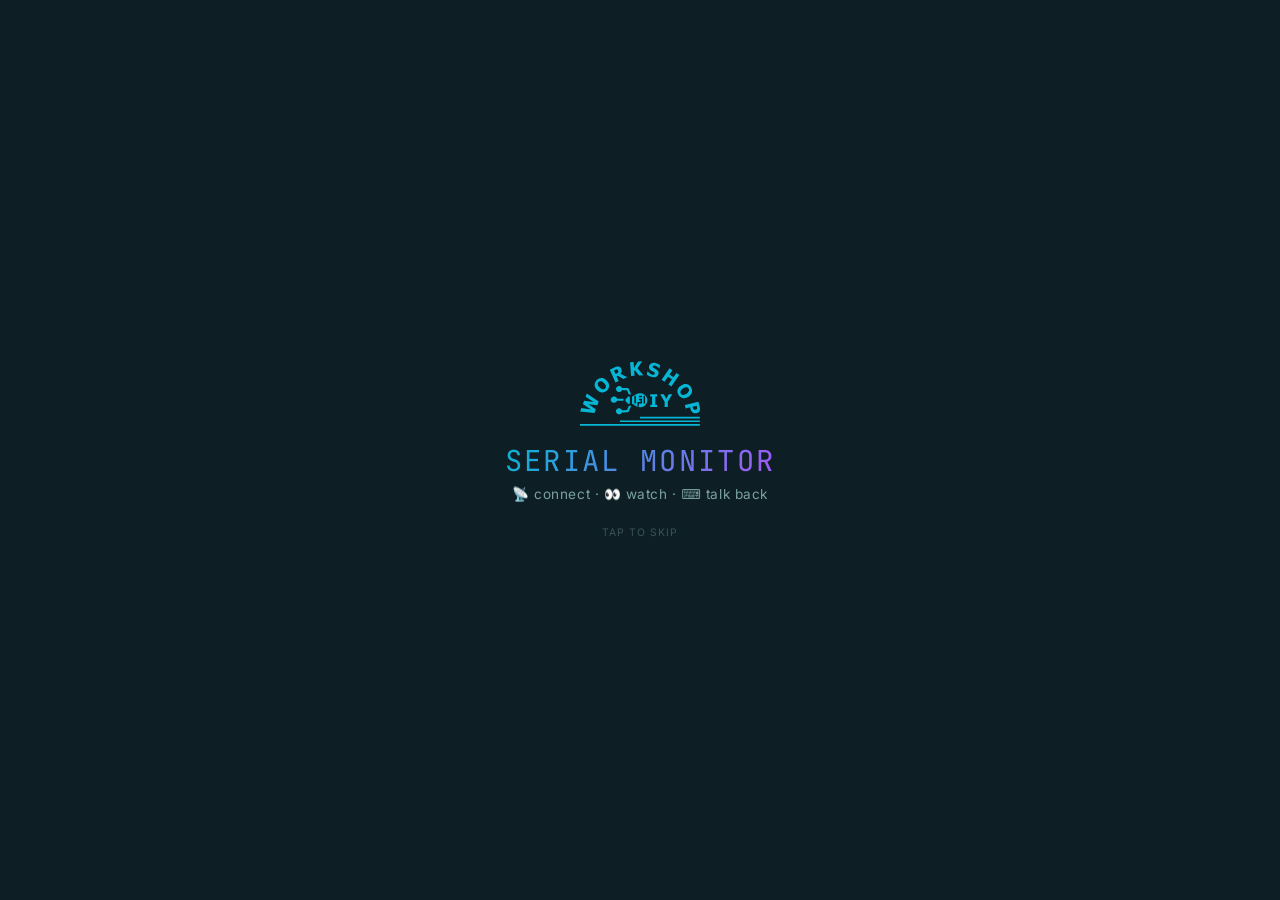
<file: 01_software/01_app/02_web/monitor.html>
<!doctype html>
<html lang="en" dir="ltr" data-theme="robot">
<head>
<meta charset="utf-8">
<meta name="viewport" content="width=device-width,initial-scale=1">
<title>Monitor — ESP32-C3 Robot App</title>
<link rel="stylesheet" href="assets/wdiy-template.css">
<style>
.app { max-width: 920px; }

code {
  background: color-mix(in srgb, var(--accent) 12%, transparent);
  color: var(--accent); padding: 1px 6px; border-radius: 3px;
  font-size: .82em;
  font-family: "SF Mono", ui-monospace, Menlo, Consolas, monospace;
}
.light-theme code { color: var(--text); }

.intro { font-size: .9em; color: var(--text); line-height: 1.6; margin: 0 0 14px; }

/* ── control rows ── */
.ctrl-row {
  display: flex; gap: 8px; flex-wrap: wrap; align-items: center;
  padding: 12px 14px;
  background: rgba(0,0,0,.18);
  border: 1px solid var(--border);
  border-radius: 12px;
  margin: 12px 0;
}
.light-theme .ctrl-row { background: rgba(0,0,0,.04); }

.ctrl-row label {
  display: inline-flex; align-items: center; gap: 6px;
  font-size: .82em; color: var(--text-muted);
}
.ctrl-row select, .ctrl-row input[type="text"] {
  padding: 6px 10px;
  background: rgba(0,0,0,.3); color: var(--text);
  border: 1px solid var(--border); border-radius: 8px;
  font: .82em "SF Mono", ui-monospace, monospace;
  outline: none;
}
.light-theme .ctrl-row select,
.light-theme .ctrl-row input[type="text"] {
  background: rgba(0,0,0,.04);
}
.ctrl-row select:focus, .ctrl-row input:focus { border-color: var(--accent); }
.ctrl-row input[type="text"] { flex: 1; min-width: 160px; }

/* ── primary action button ── */
button.connect-btn {
  font-family: var(--font-h);
  font-size: .85em; font-weight: 700;
  letter-spacing: .04em; text-transform: uppercase;
  padding: 8px 18px; border-radius: 999px;
  background: linear-gradient(135deg, var(--accent), var(--band2));
  color: var(--bg); border: none;
  box-shadow: 0 4px 14px color-mix(in srgb, var(--accent) 30%, transparent);
  cursor: pointer;
}
button.connect-btn:hover { box-shadow: 0 6px 18px color-mix(in srgb, var(--accent) 45%, transparent); }
button.connect-btn:disabled { opacity: .4; cursor: default; box-shadow: none; }

/* ── serial log viewport ── */
.serial-log {
  background: #000;
  color: #a4f0a4;
  font: 12.5px/1.5 "SF Mono", ui-monospace, Menlo, Consolas, monospace;
  border: 2px solid var(--border);
  border-radius: 12px;
  padding: 14px 16px;
  height: 380px;
  overflow-y: auto;
  white-space: pre-wrap;
  word-break: break-word;
  margin: 0;
  position: relative;
  box-shadow: inset 0 0 30px rgba(34,255,136,.05);
}
.serial-log::before {
  content: "● ● ●";
  position: absolute; top: 6px; left: 14px;
  color: rgba(255,255,255,.18); font-size: 9px; letter-spacing: 4px;
}
.serial-log .tx { color: #fbbf24; }   /* outgoing */
.serial-log .err { color: #ef4444; }
.serial-log .info { color: #60a5fa; }

.status-line {
  font-size: .8em;
  padding: 6px 4px;
  color: var(--text-muted);
  min-height: 1.4em;
}
.status-line.err { color: #ef4444; }
.status-line.ok  { color: #22c55e; }

.foot-note { font-size: .78em; color: var(--text-muted); text-align: center; padding: 14px 4px 4px; }

details.collapsible > summary { font-size: .92rem; }
</style>
</head>

<body
  data-app-title="Serial Monitor"
  data-app-subtitle="📡 connect · 👀 watch · ⌨️ talk back"
  data-help-page="monitor"
  data-status-text="Disconnected"
  data-status-online="false">

<div class="app">
  <div class="rows-container">

    <p class="intro">
      Live serial logs from your ESP32-C3, in the browser.
      Web Serial reads the USB output, you watch the robot boot &amp; loop, and you can type back to it.
    </p>

    <!-- ═══ Connection bar ═══ -->
    <div class="ctrl-row">
      <label>Baud
        <select id="baud">
          <option>9600</option>
          <option>57600</option>
          <option selected>115200</option>
          <option>230400</option>
          <option>460800</option>
        </select>
      </label>
      <button id="connect" class="connect-btn">🔌 Connect</button>
      <button id="disconnect" class="connect-btn" disabled style="background:linear-gradient(135deg,#ef4444,#b91c1c)">⏏ Disconnect</button>
      <button id="clear" class="btn-sm">Clear</button>
      <span style="flex:1"></span>
      <span class="status-line" id="status">Idle.</span>
    </div>

    <!-- ═══ Output ═══ -->
    <pre id="serial-log" class="serial-log" aria-label="Serial output"></pre>

    <!-- ═══ Send bar ═══ -->
    <div class="ctrl-row">
      <input id="send-input" type="text" placeholder="text to send to the robot...">
      <label>End
        <select id="line-ending">
          <option value="">none</option>
          <option value="\n">LF</option>
          <option value="\r\n" selected>CRLF</option>
        </select>
      </label>
      <button id="send" class="connect-btn" disabled>📤 Send</button>
    </div>

    <!-- ═══ Tips ═══ -->
    <details class="collapsible">
      <summary>💡 Tips &amp; troubleshooting</summary>
      <div class="card">
        <ul style="padding-left:20px;font-size:.84em;line-height:1.7;color:var(--text);margin:8px 0">
          <li><strong>Browser:</strong> Web Serial only works in <strong>Chrome / Edge</strong>.</li>
          <li><strong>"Already open" error:</strong> close PlatformIO/Arduino monitor first — only one app can hold the port.</li>
          <li><strong>Wrong baud:</strong> match <code>monitor_speed</code> in <code>platformio.ini</code> (project default: <code>115200</code>).</li>
          <li><strong>Garbled output:</strong> wrong baud → garbage characters. Try other rates.</li>
          <li><strong>No output, no error:</strong> the chip might not be running. Hit physical RESET on the board.</li>
          <li><strong>Want to flash?</strong> Disconnect first, then go to <a href="flash.html">flash.html</a>.</li>
        </ul>
      </div>
    </details>

    <p class="foot-note">
      Tip · output is also mirrored into the <strong>Activity Log (📜)</strong> sidebar, with timestamps and filters.
    </p>

  </div>
</div>

<script src="assets/wdiy-script.js"></script>
<script src="assets/wdiy-shell.js"></script>

<!-- ═══ Web Serial state machine ═══ -->
<script>
(function () {
  const $ = id => document.getElementById(id);
  const logEl    = $('serial-log');
  const statusEl = $('status');
  let port = null, reader = null, writer = null, keep = false;

  function setStatusLine(text, cls = '') {
    statusEl.textContent = text;
    statusEl.className = 'status-line ' + cls;
  }

  function setPill(connected) {
    if (typeof setStatus === 'function') setStatus(connected);
    const txt = $('statusText');
    if (txt) txt.textContent = connected ? 'Connected' : 'Disconnected';
    const pill = $('statusPill');
    if (pill) pill.classList.toggle('connected', connected);
  }

  function append(text, cls) {
    const span = document.createElement('span');
    if (cls) span.className = cls;
    span.textContent = text;
    logEl.appendChild(span);
    logEl.scrollTop = logEl.scrollHeight;

    // Mirror lines into the template's Activity Log sidebar
    if (typeof log === 'function' && cls !== 'tx') {
      // split by newline; only forward complete lines to avoid log spam
      const lines = String(text).split('\n');
      lines.forEach((line, i) => {
        if (i < lines.length - 1 && line.trim()) {
          log('📡 ' + line.trim(), 'rx');
        }
      });
    }
  }

  /* Browser support check */
  if (!('serial' in navigator)) {
    setStatusLine('Web Serial not supported. Use Chrome or Edge.', 'err');
    $('connect').disabled = true;
    return;
  }

  $('connect').onclick = async () => {
    try {
      port = await navigator.serial.requestPort();
      const baudRate = parseInt($('baud').value, 10);
      await port.open({ baudRate });
      $('connect').disabled    = true;
      $('disconnect').disabled = false;
      $('send').disabled       = false;
      setStatusLine('Connected at ' + baudRate + ' baud.', 'ok');
      setPill(true);
      if (typeof log === 'function') log('📡 Connected at ' + baudRate, 'success');
      keep = true;

      const decoder = new TextDecoderStream();
      port.readable.pipeTo(decoder.writable).catch(() => {});
      reader = decoder.readable.getReader();
      writer = port.writable.getWriter();

      while (keep) {
        const { value, done } = await reader.read();
        if (done) break;
        if (value) append(value);
      }
    } catch (e) {
      setStatusLine('Error: ' + e.message, 'err');
      if (typeof log === 'function') log('❌ ' + e.message, 'error');
    }
  };

  $('disconnect').onclick = async () => {
    keep = false;
    try { await reader?.cancel(); } catch {}
    try { writer?.releaseLock(); } catch {}
    try { await port?.close();   } catch {}
    $('connect').disabled    = false;
    $('disconnect').disabled = true;
    $('send').disabled       = true;
    setStatusLine('Disconnected.');
    setPill(false);
    if (typeof log === 'function') log('📡 Disconnected', 'info');
  };

  $('clear').onclick = () => {
    logEl.textContent = '';
    if (typeof log === 'function') log('🧹 Serial buffer cleared', 'info');
  };

  $('send').onclick = async () => {
    const raw = $('send-input').value;
    const ending = $('line-ending').value || '';
    const text = raw + ending;
    const data = new TextEncoder().encode(text);
    try {
      await writer.write(data);
      append('> ' + raw + '\n', 'tx');
      if (typeof log === 'function') log('📤 ' + raw, 'tx');
      $('send-input').value = '';
    } catch (e) {
      setStatusLine('Write error: ' + e.message, 'err');
      if (typeof log === 'function') log('❌ write: ' + e.message, 'error');
    }
  };

  $('send-input').addEventListener('keydown', e => {
    if (e.key === 'Enter') $('send').click();
  });
})();
</script>
</body>
</html>
</file>
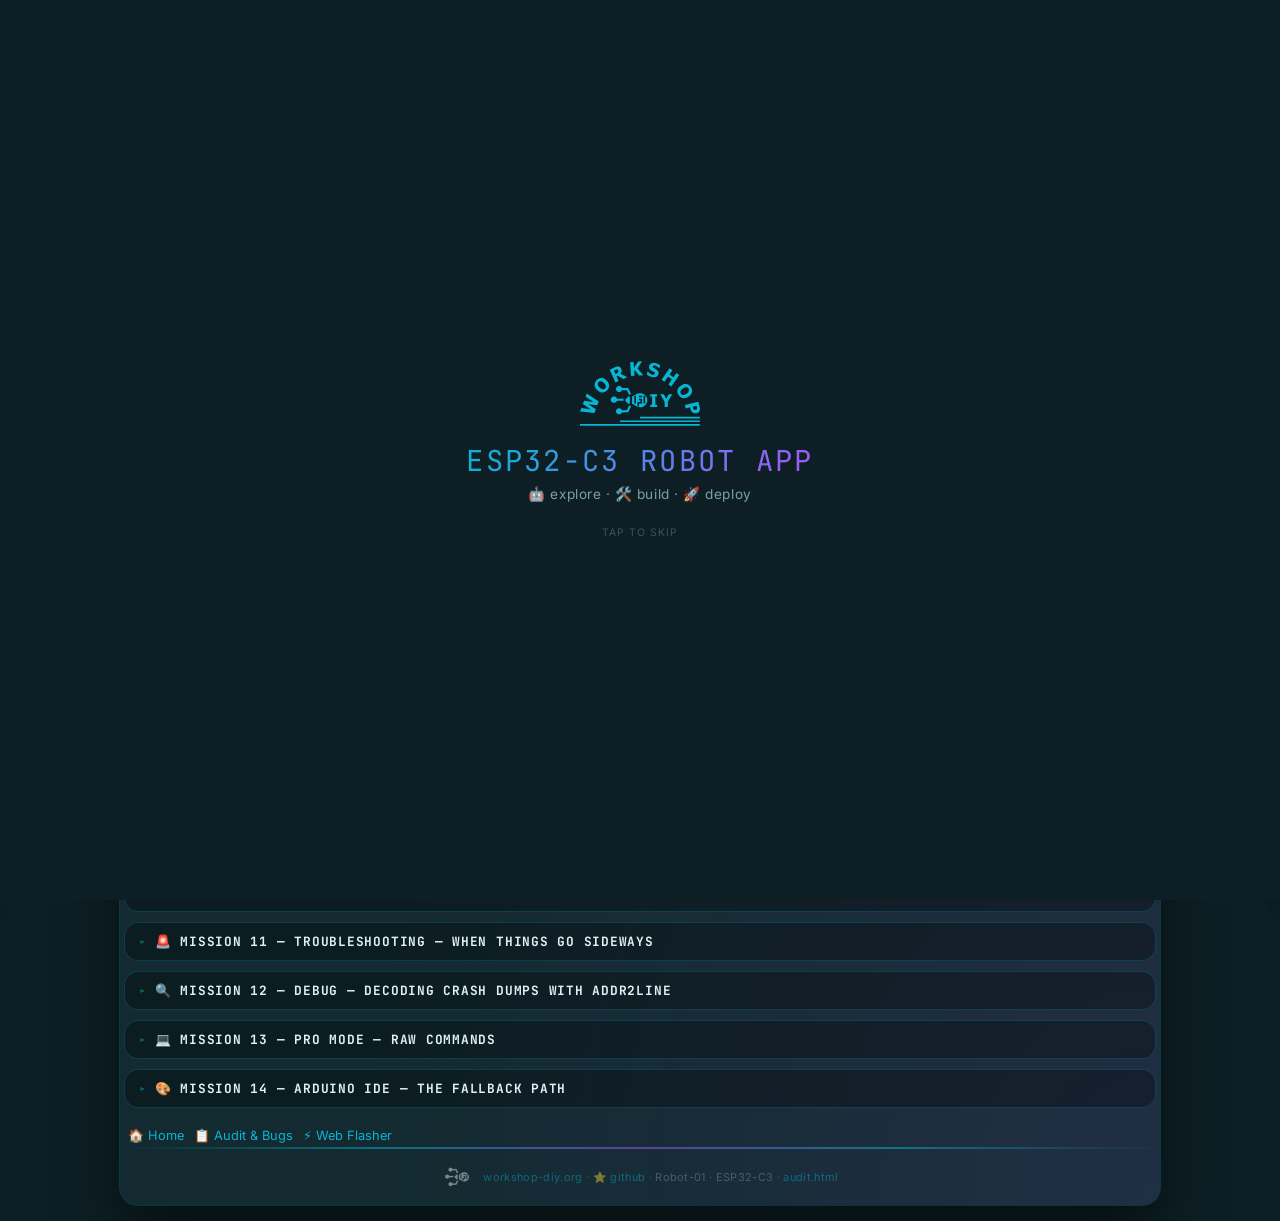
<file: 01_software/01_app/02_web/start-here.html>
<!doctype html>
<html lang="en" dir="ltr" data-theme="robot">
<head>
<meta charset="utf-8">
<meta name="viewport" content="width=device-width,initial-scale=1">
<title>ESP32-C3 Robot App — Workshop DIY</title>
<link rel="stylesheet" href="assets/wdiy-template.css">
<style>
/* ── Mission-specific overrides (adapted to template CSS vars) ── */

/* Wider app shell for content-heavy layout */
.app { max-width: 1040px; }

/* ── code / pre ── */
code {
  background: color-mix(in srgb, var(--accent) 12%, transparent);
  color: var(--accent); padding: 1px 6px; border-radius: 3px;
  font-size: .83em;
  font-family: "SF Mono", ui-monospace, Menlo, Consolas, monospace;
}
pre {
  background: rgba(0,0,0,.45); border: 1px solid var(--border);
  border-radius: 8px; padding: 12px 14px; overflow-x: auto;
  margin: 10px 0; position: relative;
  font-family: "SF Mono", ui-monospace, Menlo, Consolas, monospace;
}
pre code {
  background: transparent; color: var(--text); padding: 0;
  font-size: .83em; display: block; line-height: 1.55;
}
.copy-btn {
  position: absolute; top: 6px; right: 6px;
  font: 11px "SF Mono", ui-monospace, monospace;
  background: var(--panel); border: 1px solid var(--border);
  color: var(--text-muted); padding: 3px 8px; border-radius: 4px;
  cursor: pointer; letter-spacing: .05em; transition: all .15s;
}
.copy-btn:hover  { color: var(--accent) !important; border-color: var(--accent) !important; transform: none !important; }
.copy-btn.ok     { color: #22c55e !important; border-color: #22c55e !important; }

/* ── HUD alerts ── */
.m-alert {
  border-left: 3px solid var(--accent); padding: 10px 14px;
  background: color-mix(in srgb, var(--accent) 8%, transparent);
  border-radius: 0 6px 6px 0; margin: 12px 0; font-size: .82em;
  line-height: 1.5;
}
.m-alert.warn   { border-left-color: #f59e0b; background: rgba(245,158,11,.08); }
.m-alert.danger { border-left-color: #ef4444; background: rgba(239,68,68,.08); }
.m-alert.win    { border-left-color: #22c55e; background: rgba(34,197,94,.08); }
.m-alert strong {
  color: var(--accent); display: block; margin-bottom: 4px;
  font-size: .8em; letter-spacing: .04em;
}
.m-alert.warn   strong { color: #f59e0b; }
.m-alert.danger strong { color: #ef4444; }
.m-alert.win    strong { color: #22c55e; }

/* ── Card grid for missions ── */
.m-grid {
  display: grid;
  grid-template-columns: repeat(auto-fit, minmax(190px, 1fr));
  gap: 10px; margin: 12px 0;
}
.m-cell {
  background: rgba(0,0,0,.22); border: 1px solid var(--border);
  border-radius: 10px; padding: 14px; transition: all .15s;
}
.m-cell:hover {
  border-color: var(--accent);
  box-shadow: 0 0 14px color-mix(in srgb, var(--accent) 18%, transparent);
  transform: translateY(-2px);
}
.m-cell h3 {
  margin: 0 0 6px; font-size: .84em; color: var(--accent);
  letter-spacing: .04em; font-family: var(--font-h); text-transform: uppercase;
}
.m-cell p  { margin: 0; font-size: .79em; color: var(--text-muted); line-height: 1.5; }
.m-cell .icon {
  width: 30px; height: 30px; margin-bottom: 8px;
  display: flex; align-items: center; justify-content: center;
  border: 1px solid var(--accent); border-radius: 6px;
  color: var(--accent);
  background: color-mix(in srgb, var(--accent) 8%, transparent);
}
.m-cell .icon svg { width: 16px; height: 16px; }

/* ── Objective line ── */
.obj { color: var(--text-muted); font-size: .8em; margin: 0 0 14px; font-style: italic; }

/* ── Mission badges ── */
.m-badge {
  display: inline-block; padding: 2px 8px; border-radius: 3px;
  font-size: .74em; letter-spacing: .06em; border: 1px solid;
  background: rgba(0,0,0,.3); margin-right: 6px;
}
.m-badge.go   { color: #22c55e; border-color: #22c55e; }
.m-badge.warn { color: #f59e0b; border-color: #f59e0b; }
.m-badge.crit { color: #ef4444; border-color: #ef4444; }
.m-badge.info { color: var(--accent); border-color: var(--accent); }

/* ── Table ── */
.m-table { width: 100%; border-collapse: collapse; margin: 10px 0; font-size: .8em; }
.m-table th, .m-table td {
  text-align: left; padding: 7px 10px;
  border-bottom: 1px solid var(--border); vertical-align: top;
}
.m-table th {
  color: var(--accent2); font-weight: 600; font-size: .74em;
  text-transform: uppercase; letter-spacing: .08em;
}
.m-table tr:hover td {
  background: color-mix(in srgb, var(--accent) 4%, transparent);
}

/* ── File tree ── */
.m-tree {
  background: rgba(0,0,0,.4); border: 1px solid var(--border);
  border-radius: 6px; padding: 12px 14px;
  font: .8em "SF Mono", ui-monospace, monospace;
  white-space: pre; overflow-x: auto; color: var(--text);
  margin: 10px 0; line-height: 1.75;
}
.m-tree .c { color: var(--text-muted); }
.m-tree .h { color: var(--accent); }
.m-tree .m { color: var(--accent2); }

/* ── Terminal mockup ── */
.m-term {
  background: rgba(0,0,0,.88); border: 2px solid var(--accent);
  border-radius: 10px; padding: 26px 20px 16px; margin: 12px 0;
  font: .8em/1.65 "SF Mono", ui-monospace, monospace;
  color: #a4f0a4; position: relative; white-space: pre; overflow-x: auto;
  box-shadow: 0 0 24px color-mix(in srgb, var(--accent) 10%, transparent);
}
.m-term::before {
  content: "● ● ●"; position: absolute; top: 7px; left: 10px;
  color: var(--text-muted); font-size: 9px; letter-spacing: 4px;
}
.m-term .tp  { color: var(--accent); }
.m-term .td  { color: #558855; }
.m-term .th  { color: var(--accent2); }
.m-term .tok { color: #22c55e; }

/* ── Flash memory map ── */
.m-flashmap {
  display: flex; border: 1px solid var(--border);
  border-radius: 6px; overflow: hidden; margin: 12px 0;
  font-size: .76em; letter-spacing: .04em; height: 54px;
}
.m-flashmap > div {
  display: flex; flex-direction: column; justify-content: center;
  align-items: center; padding: 6px; font-weight: 600;
}
.m-flashmap .seg-boot { background: var(--accent); flex: 1; color: var(--bg); }
.m-flashmap .seg-part { background: #f59e0b; flex: 1; color: #111; }
.m-flashmap .seg-app  { background: var(--accent2); flex: 8; color: var(--bg); }
.m-flashmap .ofs { display: block; font-size: .7em; opacity: .85; margin-top: 2px; }

/* ── INO split ── */
.m-split {
  display: grid; grid-template-columns: 1fr auto 1fr;
  gap: 12px; align-items: stretch; margin: 14px 0;
}
.m-split .arrow {
  display: flex; align-items: center; justify-content: center;
  color: var(--accent); font-size: 22px;
  animation: m-pulse-arrow 2s ease-in-out infinite;
}
@keyframes m-pulse-arrow {
  50% { transform: scale(1.2); text-shadow: 0 0 12px var(--accent); }
}
.m-split pre { margin: 0; height: 100%; }
.m-split .lbl { font-size: .74em; color: var(--accent2); letter-spacing: .08em; margin: 0 0 6px; }

/* ── Build pipeline SVG ── */
.m-pipeline {
  margin: 14px 0; padding: 14px; background: rgba(0,0,0,.28);
  border: 1px solid var(--border); border-radius: 8px;
}
.m-pipeline svg { display: block; width: 100%; height: auto; max-height: 240px; }
.m-pipeline svg .flow {
  stroke-dasharray: 6 6; stroke: var(--accent);
  animation: m-flow 1.5s linear infinite;
}
@keyframes m-flow { to { stroke-dashoffset: -24; } }
.m-pipeline svg text { fill: var(--text); font: 12px "SF Mono", ui-monospace, monospace; }
.m-pipeline svg .label { fill: var(--accent); font-size: 9px; letter-spacing: .08em; }
.m-pipeline svg .box-c { stroke: var(--accent); }
.m-pipeline svg .box-m { stroke: var(--accent2); }
.m-pipeline svg .box-g { stroke: #22c55e; }
.m-pipeline svg .t-c   { fill: var(--accent); }
.m-pipeline svg .t-m   { fill: var(--accent2); }
.m-pipeline svg .t-g   { fill: #22c55e; }
.m-pipeline svg .t-mu  { fill: var(--text-muted); }

/* ── Boot/reset diagram ── */
.m-bootreset {
  background: rgba(0,0,0,.28); border: 1px solid var(--border);
  border-radius: 8px; padding: 16px; margin: 12px 0; text-align: center;
}
.m-bootreset svg { max-width: 400px; width: 100%; height: auto; }
.m-bootreset .step { font-size: .78em; color: var(--text-muted); margin-top: 8px; }

/* ── Status mini-bar ── */
.m-statusbar {
  display: flex; gap: 12px; flex-wrap: wrap;
  padding: 8px 14px; background: rgba(0,0,0,.22);
  border: 1px solid var(--border); border-radius: 8px;
  font-size: .76em; letter-spacing: .05em; margin: 0 0 6px;
}
.m-statusbar .item { display: flex; align-items: center; gap: 5px; }
.m-statusbar .dot {
  width: 7px; height: 7px; border-radius: 50%;
  background: #22c55e; box-shadow: 0 0 6px #22c55e;
  animation: m-dot 2s infinite;
}
.m-statusbar .dot.amber { background: #f59e0b; box-shadow: 0 0 6px #f59e0b; }
.m-statusbar .dot.cyan  { background: var(--accent); box-shadow: 0 0 6px var(--accent); }
@keyframes m-dot { 50% { opacity: .4; } }

/* ── Headings inside missions ── */
.m-h3 {
  color: var(--accent); margin: 16px 0 6px;
  font-size: .88em; font-family: var(--font-h);
  text-transform: uppercase; letter-spacing: .04em;
}
.m-h3.mag { color: var(--accent2); }

/* ── Generic text helpers ── */
.m-p     { font-size: .82em; color: var(--text); line-height: 1.6; margin: 8px 0; }
.m-muted { color: var(--text-muted); font-size: .78em; text-align: center; margin: 8px 0; }
ul { padding-left: 20px; margin: 8px 0; }
li { font-size: .81em; color: var(--text); line-height: 1.65; margin-bottom: 4px; }
a  { color: var(--accent); text-decoration: none; }
a:hover { text-decoration: underline; }

/* ── Log panel tweaks ── */
#logPanel {
  display: flex; flex-direction: column;
  position: fixed; top: 0; bottom: 0;
  inset-inline-end: 0;
}
.log-body { flex: 1; overflow: hidden; padding: 6px 8px; }
.log-body .log { height: 100%; max-height: none; border: none; border-radius: 6px; }

@media (max-width: 720px) {
  .m-split { grid-template-columns: 1fr; }
  .m-split .arrow { transform: rotate(90deg); }
}

/* ════════════════════════════════════════════════════════════
   LIGHT-THEME OVERRIDES
   On lab-light / solarized / bot-pop, the dark rgba(0,0,0,.22+)
   panel backgrounds look like dirty concrete. Lighten them.
   The .m-term (CRT mockup) stays dark on purpose.
   ════════════════════════════════════════════════════════════ */

.light-theme .m-cell,
.light-theme .m-statusbar,
.light-theme pre,
.light-theme .m-tree,
.light-theme .m-pipeline,
.light-theme .m-bootreset {
  background: rgba(0,0,0,.04);
  color: var(--text);
}
.light-theme .m-tree { color: var(--text); }
.light-theme .m-tree .c { color: var(--text-muted); }

/* code chip — on light themes use real text color so accent-on-accent
   doesn't melt into a single hue */
.light-theme code {
  color: var(--text);
  background: color-mix(in srgb, var(--accent) 14%, transparent);
}
.light-theme pre code { color: var(--text); background: transparent; }

/* alerts — slightly stronger background on light bg for readability */
.light-theme .m-alert        { background: color-mix(in srgb, var(--accent)  10%, transparent); }
.light-theme .m-alert.warn   { background: rgba(245,158,11,.12); }
.light-theme .m-alert.danger { background: rgba(239,68,68,.10); }
.light-theme .m-alert.win    { background: rgba(34,197,94,.10); }

/* status dots — the green/amber pulse with shadow looks fine,
   but the muted text needs a touch more contrast */
.light-theme .m-statusbar { color: var(--text); }

/* tables — alternate row hover is too subtle on light bg */
.light-theme .m-table tr:hover td {
  background: color-mix(in srgb, var(--accent) 8%, transparent);
}

/* footer + bismillah — template uses .45 opacity which vanishes on light bg */
.light-theme .app-footer { opacity: .7; }
.light-theme .bismillah  { opacity: .65; }

/* copy button — needs contrast on light <pre> */
.light-theme .copy-btn {
  background: rgba(255,255,255,.85);
  color: var(--text-muted);
  border-color: var(--border);
}

/* mission card hover glow on light themes — softer */
.light-theme .m-cell:hover {
  box-shadow: 0 4px 14px color-mix(in srgb, var(--accent) 22%, transparent);
}
</style>
</head>
<body>

<!-- ════════════════════════════════════════
     SPLASH SCREEN
     ════════════════════════════════════════ -->
<div id="splash" onclick="dismissSplash()" aria-label="Loading splash, click to skip">
  <div class="splash-inner">
    <div class="splash-logo" id="splashLogo"></div>
    <div class="splash-title">ESP32-C3 Robot App</div>
    <div class="splash-sub">🤖 explore · 🛠️ build · 🚀 deploy</div>
    <div class="splash-hint" data-i18n="splashHint">tap to skip</div>
  </div>
</div>

<!-- ════════════════════════════════════════
     OVERLAYS
     ════════════════════════════════════════ -->
<div class="sidebar-overlay" id="helpOverlay"></div>
<div class="sidebar-overlay" id="settingsOverlay"></div>

<!-- ════════════════════════════════════════
     HELP PANEL — left sidebar
     ════════════════════════════════════════ -->
<div class="sidebar sidebar-left" id="helpPanel"
     role="dialog" aria-label="Help" aria-modal="true">
  <div class="sidebar-header">
    <span class="sidebar-title" data-i18n="help">❓ Help</span>
    <button class="btn-icon-only" id="helpCloseBtn" aria-label="Close help">✕</button>
  </div>

  <div class="help-tabs">
    <button class="help-tab active" data-tab="faq"   data-i18n="faq">FAQ</button>
    <button class="help-tab"        data-tab="howto" data-i18n="howto">How-To</button>
    <button class="help-tab"        data-tab="wiki"  data-i18n="wiki">Wiki</button>
  </div>

  <div class="sidebar-body" style="padding:12px 14px">

    <!-- FAQ -->
    <div class="help-content active" id="helpFaq">
      <details class="help-item">
        <summary data-i18n="faq_q1">What is this robot?</summary>
        <p data-i18n="faq_a1">An ESP32-C3 RISC-V robot with servos, NeoPixels, OLED, ultrasonic sensor, and Bluetooth control from a browser, no app to install.</p>
      </details>
      <details class="help-item">
        <summary data-i18n="faq_q2">How do I flash firmware?</summary>
        <p data-i18n="faq_a2">Run <code>./launch.sh</code> → option <code>10</code> (full flash = compile + upload + monitor).</p>
      </details>
      <details class="help-item">
        <summary data-i18n="faq_q3">Upload fails — what now?</summary>
        <p data-i18n="faq_a3">Hold BOOT, tap RESET, release BOOT, retry. See Mission 09 for the diagram.</p>
      </details>
      <details class="help-item">
        <summary data-i18n="faq_q4">Where is the source code?</summary>
        <p data-i18n="faq_a4">In <code>01_src/</code> — one <code>.h/.cpp</code> pair per subsystem. Entry point: <code>01_src.ino</code>.</p>
      </details>
    </div>

    <!-- How-To -->
    <div class="help-content" id="helpHowto">
      <div class="help-step">
        <div class="help-step-num">1</div>
        <p data-i18n="howto_1">Run <code>./launch.sh</code> and pick option <strong>0</strong> to install all tools automatically.</p>
      </div>
      <div class="help-step">
        <div class="help-step-num">2</div>
        <p data-i18n="howto_2">Open each mission below to understand what each file and tool does.</p>
      </div>
      <div class="help-step">
        <div class="help-step-num">3</div>
        <p data-i18n="howto_3">Check the Activity Log (📜) for timestamped events and messages.</p>
      </div>
      <div class="help-step">
        <div class="help-step-num">4</div>
        <p data-i18n="howto_4">Use Settings (⚙️) to switch between 8 themes and 3 languages.</p>
      </div>
    </div>

    <!-- Wiki -->
    <div class="help-content" id="helpWiki">
      <div class="wiki-entry">
        <h3 data-i18n="wiki_themes_title">🎨 Themes</h3>
        <p data-i18n="wiki_themes">8 built-in themes: 6 dark (Mosque, Zellige, Andalus, Space, Jungle, Robot) and 2 light themes (Riad, Medina).</p>
      </div>
      <div class="wiki-entry">
        <h3 data-i18n="wiki_i18n_title">🌐 Languages</h3>
        <p data-i18n="wiki_i18n">Trilingual: English, Français, العربية. Arabic enables RTL automatically.</p>
      </div>
      <div class="wiki-entry">
        <h3 data-i18n="wiki_log_title">📜 Activity Log</h3>
        <p data-i18n="wiki_log">Timestamped, color-coded log. Filter by type. Clear or copy to clipboard.</p>
      </div>
      <div class="wiki-entry">
        <h3>🤖 ESP32-C3</h3>
        <p>RISC-V 32-bit MCU · 4 MB flash · 400 KB SRAM · WiFi + BLE · Arduino via PlatformIO.</p>
      </div>
      <div class="wiki-entry">
        <h3>⚡ RMT driver</h3>
        <p>Platform pinned to <code>espressif32@6.7.0</code> (ESP-IDF 5.1) to fix a FastLED ISR recursion crash. See <a href="audit.html">audit.html → BUG-001</a>.</p>
      </div>
      <div class="wiki-entry">
        <h3 data-i18n="wiki_privacy_title">🔒 Privacy</h3>
        <p data-i18n="wiki_privacy">100% local. No tracking, no analytics. Everything stays in your browser.</p>
      </div>
    </div>

  </div>
  <div class="sidebar-footer">
    <span>Workshop DIY v1.2</span>
    <span id="hijriDate"></span>
  </div>
</div>

<!-- ════════════════════════════════════════
     SETTINGS PANEL — right sidebar
     ════════════════════════════════════════ -->
<div class="sidebar" id="settingsPanel"
     role="dialog" aria-label="Settings" aria-modal="true">
  <div class="sidebar-header">
    <span class="sidebar-title" data-i18n="settings">⚙️ Settings</span>
    <button class="btn-icon-only" id="settingsCloseBtn" aria-label="Close settings">✕</button>
  </div>
  <div class="sidebar-body">

    <div class="sidebar-group">
      <label class="sidebar-label" data-i18n="theme">Theme</label>
      <select class="sidebar-select" id="themeSelect">
        <optgroup label="🔬 Science">
          <option value="lab-light" data-i18n-opt="t_lab-light">🔬 Lab (light)</option>
          <option value="lab-dark"  data-i18n-opt="t_lab-dark">🔬 Lab (dark)</option>
        </optgroup>
        <optgroup label="💻 Hacker">
          <option value="terminal"  data-i18n-opt="t_terminal">💻 Terminal</option>
          <option value="solarized" data-i18n-opt="t_solarized">💻 Solarized</option>
        </optgroup>
        <optgroup label="🤖 Pro">
          <option value="robot"     data-i18n-opt="t_robot">🤖 Robot</option>
        </optgroup>
        <optgroup label="🦸 Kids action">
          <option value="bot-pop"   data-i18n-opt="t_bot-pop">🤖 Bot Pop</option>
          <option value="kapow"     data-i18n-opt="t_kapow">⚡ Kapow!</option>
          <option value="blastoff"  data-i18n-opt="t_blastoff">🚀 Blastoff</option>
          <option value="dino"      data-i18n-opt="t_dino">🦖 Dino</option>
        </optgroup>
      </select>
    </div>

    <div class="sidebar-group">
      <label class="sidebar-label" data-i18n="language">Language</label>
      <select class="sidebar-select" id="langSelect">
        <option value="en">English</option>
        <option value="fr">Français</option>
        <option value="ar">العربية</option>
      </select>
    </div>

    <div class="sidebar-group">
      <label class="sidebar-label" data-i18n="soundEffects">🔊 Sound Effects</label>
      <label class="toggle-ctrl">
        <input type="checkbox" class="checkbox-ctrl" id="soundToggle">
        <span>Enable sounds</span>
      </label>
    </div>

    <div class="sidebar-group">
      <label class="sidebar-label">🫁 Focus tools</label>
      <button class="btn-sm" id="breathingBtn" data-i18n="breathingGuide">Breathing guide</button>
      <div id="dhikrDisplay" style="display:none;align-items:center;gap:8px;margin-top:8px">
        <span style="font-size:.76rem;color:var(--text-muted)" data-i18n="dhikrTap">Tap</span>
        <button class="btn-sm primary" id="dhikrBtn">📿</button>
        <span id="dhikrCounter" style="color:var(--accent);font-weight:700">0</span>
      </div>
    </div>

    <div class="sidebar-group">
      <label class="sidebar-label">🎤 Voice</label>
      <button class="btn-sm" id="whisperBtn" data-i18n="whisperMode">Whisper mode</button>
    </div>

    <div class="sidebar-group">
      <label class="sidebar-label">🎵 Audio</label>
      <button class="btn-sm" id="musicBtn" data-i18n="musicMode">Music reactive</button>
    </div>

    <div class="sidebar-group">
      <label class="sidebar-label">📋 Project links</label>
      <a href="audit.html"  class="btn-sm" style="display:inline-flex;align-items:center;gap:4px;margin-bottom:6px">📋 Audit &amp; Bugs</a>
      <a href="index.html"  class="btn-sm" style="display:inline-flex;align-items:center;gap:4px;margin-bottom:6px">🏠 Home</a>
      <a href="flash.html"  class="btn-sm" style="display:inline-flex;align-items:center;gap:4px">⚡ Web Flasher</a>
    </div>

  </div>
  <div class="sidebar-footer">
    <span>Workshop DIY v1.2</span>
    <span>Robot-01 · ESP32-C3</span>
  </div>
</div>

<!-- ════════════════════════════════════════
     LOG PANEL — docked right
     ════════════════════════════════════════ -->
<div class="sidebar" id="logPanel" role="complementary" aria-label="Activity Log">
  <div id="logResizeHandle" class="resize-handle"></div>
  <div class="sidebar-header">
    <span class="sidebar-title" data-i18n="activityLog">Activity Log</span>
    <div style="display:flex;gap:4px;flex-wrap:wrap">
      <button class="btn-sm" id="clearLogBtn"  data-i18n="clear">Clear</button>
      <button class="btn-sm" id="copyLogBtn"   data-i18n="copy">Copy</button>
      <button class="btn-sm" id="exportLogBtn" data-i18n="export">Export</button>
      <button class="btn-icon-only" id="logCloseBtn" aria-label="Close log">✕</button>
    </div>
  </div>
  <div class="log-filters">
    <button class="log-filter active" data-filter="all"     data-i18n="filterAll">All</button>
    <button class="log-filter"        data-filter="info">Info</button>
    <button class="log-filter"        data-filter="success">OK</button>
    <button class="log-filter"        data-filter="error">ERR</button>
    <button class="log-filter"        data-filter="tx">TX</button>
    <button class="log-filter"        data-filter="rx">RX</button>
  </div>
  <div class="log-body">
    <div class="log" id="logContainer"></div>
  </div>
  <div class="sidebar-footer">
    <span data-i18n="eventsMsg">Events &amp; messages</span>
  </div>
</div>

<!-- ════════════════════════════════════════
     TOAST
     ════════════════════════════════════════ -->
<div class="toast-indicator" id="toastIndicator">
  <div class="toast-inner">
    <div class="spinner"></div>
    <span class="toast-text" id="toastMessage"></span>
  </div>
</div>

<!-- ════════════════════════════════════════
     MAIN APP SHELL
     ════════════════════════════════════════ -->
<div class="app">

  <div class="deco-band"></div>

  <!-- ── HEADER ── -->
  <header class="header">
    <div class="bismillah">
      <span class="bism-ornament">✦</span>
      بِسْمِ اللهِ الرَّحْمٰنِ الرَّحِيْمِ
      <span class="bism-ornament">✦</span>
    </div>

    <div class="title-block">
      <div class="logo-wrap" id="logoWrap"
           style="width:54px;height:30px;color:var(--accent);flex-shrink:0"></div>
      <div>
        <h1>ESP32-C3 Robot App</h1>
        <p class="subtitle">🤖 explore · 🛠️ build · 🚀 deploy</p>
      </div>
    </div>

    <div class="header-right">
      <div class="header-buttons">
        <button class="btn-icon-only" id="helpBtn"
                aria-label="Help" title="Help (❓)">❓</button>
        <button class="btn-icon-only" id="logBtn"
                aria-label="Activity log" title="Activity Log (📜)">📜</button>
        <button class="btn-icon-only" id="settingsBtn"
                aria-label="Settings" title="Settings (⚙️)">⚙️</button>
      </div>
      <div class="status-pill" id="statusPill">
        <div class="status-dot"></div>
        <span id="statusText" data-i18n="disconnected">Disconnected</span>
      </div>
    </div>
  </header>

  <!-- ── CONTENT ── -->
  <div class="rows-container">

    <!-- Mini status bar -->
    <div class="m-statusbar">
      <span class="item"><span class="dot"></span> STATUS: ONLINE</span>
      <span class="item"><span class="dot cyan"></span> CHIP: ESP32-C3</span>
      <span class="item"><span class="dot cyan"></span> CORE: arduino-esp32</span>
      <span class="item"><span class="dot amber"></span> CLEARANCE: NEWBIE</span>
      <span class="item"><span class="dot"></span> 14 MISSIONS LOADED</span>
    </div>

    <!-- ══════════════════════════════════════
         MISSION 01 — BRIEFING
         ══════════════════════════════════════ -->
    <details class="collapsible" id="brief" open>
      <summary>⚡ MISSION 01 — BRIEFING — what are we hacking?</summary>
      <div class="card">
        <p class="obj">// objective: understand the rig before touching it</p>
        <div class="m-grid">
          <div class="m-cell">
            <div class="icon"><svg viewBox="0 0 24 24" fill="none" stroke="currentColor" stroke-width="2"><rect x="4" y="4" width="16" height="16" rx="2"/><circle cx="9" cy="9" r="1.2" fill="currentColor"/><circle cx="15" cy="15" r="1.2" fill="currentColor"/></svg></div>
            <h3>ESP32-C3</h3>
            <p>RISC-V chip with built-in WiFi + Bluetooth. The brain of your robot.</p>
          </div>
          <div class="m-cell">
            <div class="icon"><svg viewBox="0 0 24 24" fill="none" stroke="currentColor" stroke-width="2"><path d="M4 7h16M4 12h16M4 17h10"/></svg></div>
            <h3>Arduino framework</h3>
            <p>The friendly C++ dialect with <code>setup()</code>, <code>loop()</code>, <code>digitalWrite()</code>.</p>
          </div>
          <div class="m-cell">
            <div class="icon"><svg viewBox="0 0 24 24" fill="none" stroke="currentColor" stroke-width="2"><circle cx="12" cy="12" r="9"/><path d="M12 3v18M3 12h18"/></svg></div>
            <h3>PlatformIO</h3>
            <p>The build tool. Downloads libs, compiles, flashes, monitors. Driven from <code>launch.sh</code>.</p>
          </div>
          <div class="m-cell">
            <div class="icon"><svg viewBox="0 0 24 24" fill="none" stroke="currentColor" stroke-width="2"><path d="M12 2l3 6 6 1-4.5 4.5L18 20l-6-3-6 3 1.5-6.5L3 9l6-1z"/></svg></div>
            <h3>HARDWARE</h3>
            <p>Servos · NeoPixel LEDs · buzzer · OLED · ultrasonic · BT phone control</p>
          </div>
        </div>
        <div class="m-alert win">
          <strong>// FAST PATH</strong>
          Skip the reading. Run <code>./launch.sh</code> → option <code>0</code> → grab a snack. The launcher does everything.
        </div>
      </div>
    </details>

    <!-- ══════════════════════════════════════
         MISSION 02 — LAYOUT
         ══════════════════════════════════════ -->
    <details class="collapsible" id="layout">
      <summary>🗺 MISSION 02 — LAYOUT — the bunker map</summary>
      <div class="card">
        <p class="obj">// objective: know which file does what</p>
        <div class="m-tree"><span class="h">01_app/</span>                          <span class="c"># project root (you are here)</span>
├── <span class="m">platformio.ini</span>               <span class="c"># ⚙ build orders</span>
├── <span class="m">launch.sh</span>                    <span class="c"># 🎮 the menu</span>
│
├── <span class="h">01_src/</span>                      <span class="c"># 🔧 firmware — one .h/.cpp per system</span>
│   ├── 01_src.ino               <span class="c"># entry point (setup + loop)</span>
│   ├── 00_config.h              <span class="c"># pin map</span>
│   ├── 02_data.{h,cpp}          <span class="c"># shared state</span>
│   ├── 03_bit-rxy.{h,cpp}      <span class="c"># 📱 phone control</span>
│   ├── 05_buzzer.{h,cpp}        <span class="c"># 🔊 sounds</span>
│   ├── 06_neopixels.{h,cpp}     <span class="c"># 💡 LEDs</span>
│   ├── 09_servos.{h,cpp}        <span class="c"># 🦾 motors</span>
│   ├── 12_ultrasonic.{h,cpp}    <span class="c"># 📡 distance</span>
│   ├── 13_oled.{h,cpp}          <span class="c"># 📺 display</span>
│   └── ...
│
├── <span class="h">02_web/</span>                      <span class="c"># 🌐 browser flasher + docs</span>
├── <span class="h">03_logs/</span>                     <span class="c"># 📜 past command logs</span>
└── <span class="h">.pio/</span>                        <span class="c"># 🛠 build cache (ignore)</span></div>
        <div class="m-alert">
          <strong>// PRO TIP</strong>
          The <code>NN_</code> prefix is reading order only. Compiler ignores it. Top-down = config → data → features → demos.
        </div>
      </div>
    </details>

    <!-- ══════════════════════════════════════
         MISSION 03 — INO MAGIC
         ══════════════════════════════════════ -->
    <details class="collapsible" id="ino">
      <summary>🔮 MISSION 03 — .INO MAGIC — what Arduino does behind your back</summary>
      <div class="card">
        <p class="obj">// objective: stop being mystified by .ino files</p>
        <p class="m-p">An <code>.ino</code> file is C++ with <strong>two cheats</strong>:</p>
        <div class="m-grid" style="grid-template-columns:1fr 1fr">
          <div class="m-cell">
            <h3>CHEAT 1</h3>
            <p>Auto-injects <code>#include &lt;Arduino.h&gt;</code> at the top — gives you <code>pinMode</code>, <code>Serial</code>, etc. for free.</p>
          </div>
          <div class="m-cell">
            <h3>CHEAT 2</h3>
            <p>Auto-generates forward declarations — call any function before defining it.</p>
          </div>
        </div>
        <div class="m-split">
          <div>
            <p class="lbl">// WHAT YOU WRITE (.ino)</p>
<pre><code>void setup() {
    pinMode(LED, OUTPUT);
    blink();          // OK in .ino
}
void loop() { delay(1000); }
void blink() {
    digitalWrite(LED, HIGH);
}</code></pre>
          </div>
          <div class="arrow">▶</div>
          <div>
            <p class="lbl">// WHAT COMPILER SEES</p>
<pre><code>#include &lt;Arduino.h&gt;   // injected
void blink();          // injected

void setup() {
    pinMode(LED, OUTPUT);
    blink();
}
void loop() { delay(1000); }
void blink() {
    digitalWrite(LED, HIGH);
}</code></pre>
          </div>
        </div>
        <div class="m-alert">
          <strong>// REQUIRED</strong>
          Every sketch needs <code>setup()</code> (runs once) and <code>loop()</code> (runs forever). The framework calls them — <code>main()</code> is hidden inside Arduino.h.
        </div>
      </div>
    </details>

    <!-- ══════════════════════════════════════
         MISSION 04 — CONFIG
         ══════════════════════════════════════ -->
    <details class="collapsible" id="config">
      <summary>⚙️ MISSION 04 — CONFIG — platformio.ini decoded</summary>
      <div class="card">
        <p class="obj">// objective: read the build orders</p>
<pre><code>[env:esp32-c3-devkitm-1]
platform     = espressif32 @ 6.7.0   ; <span style="color:var(--accent)">PINNED — ESP-IDF 5.1, fixes RMT bug</span>
board        = esp32-c3-devkitm-1    ; <span style="color:var(--accent)">pin map + flash size</span>
framework    = arduino               ; <span style="color:var(--accent)">activates Arduino API</span>
monitor_speed = 115200               ; <span style="color:var(--accent)">serial baud rate</span>

build_flags =
    -D FASTLED_RMT_MAX_CHANNELS=1    ; <span style="color:var(--accent)">C3 has only 2 RMT slots</span>
    -D FASTLED_RMT_BUILTIN_DRIVER=1  ; <span style="color:var(--accent)">use IDF's tested RMT driver</span>

lib_deps =
    bit-rxy                         ; <span style="color:var(--accent)">phone control via BLE</span>
    fastled/FastLED @ ^3.7.0         ; <span style="color:var(--accent)">NeoPixel (version pinned)</span>
    madhephaestus/ESP32Servo         ; <span style="color:var(--accent)">servo library</span>
    adafruit/Adafruit GFX Library    ; <span style="color:var(--accent)">OLED graphics</span>
    adafruit/Adafruit SSD1306        ; <span style="color:var(--accent)">OLED driver</span></code></pre>
        <div class="m-alert">
          <strong>// VERSION PINNING — why bother?</strong>
          <code>@ 6.7.0</code> = exactly this version. <code>@ ^3.7.0</code> = 3.x but ≥ 3.7. Without pins, today's build differs from tomorrow's — silent regressions sneak in. Pinning = reproducibility.
        </div>
        <div class="m-alert warn">
          <strong>// LESSON LEARNED</strong>
          The old unpinned <code>platform = espressif32</code> shipped ESP-IDF 4.x with a buggy RMT ISR. NeoPixels caused random Guru Meditation crashes. Pinning to <code>6.7.0</code> (ESP-IDF 5.1) fixed it. See <a href="audit.html#bug-001">BUG-001</a>.
        </div>
      </div>
    </details>

    <!-- ══════════════════════════════════════
         MISSION 05 — LAUNCHER
         ══════════════════════════════════════ -->
    <details class="collapsible" id="launcher">
      <summary>🚀 MISSION 05 — LAUNCHER — the cockpit</summary>
      <div class="card">
        <p class="obj">// objective: stop typing commands. Press numbers.</p>
        <div class="m-term"><span class="td">+============================================================+</span>
<span class="th">| * ROBOT-01 LAUNCHER  .  ESP32-C3 firmware toolkit          |</span>
<span class="td">+============================================================+</span>
   [O.O]    os: <span class="tp">windows-bash</span>   port: <span class="tok">COM8</span>   pio: <span class="tok">OK</span>

<span class="tp">&gt;&gt;&gt;  0) [bot] SETUP MY ROBOT  (one-click install)         &lt;&lt;&lt;</span>

  s) <span class="td">▸</span> ⚙️  toolchain   <span class="td">— check &amp; install the goods</span>
  b) <span class="th">▾</span> 🔥 deploy
       4)  compile          <span class="td"># pio run</span>
       5)  clean            <span class="td"># pio run -t clean</span>
       6)  upload (flash)   <span class="td"># pio run -t upload</span>
       7)  erase flash      <span class="td"># esptool erase_flash</span>
       8)  serial monitor   <span class="td"># pio device monitor</span>
       9)  select port      <span class="td"># pick COM / ttyUSB</span>
      10)  full flash       <span class="th">←  the one-shot mission</span>
  w) <span class="td">▸</span> 🌐 cyberspace   <span class="td">— IDE, dashboards &amp; web tools</span>
  g) <span class="td">▸</span> 📡 git ops      <span class="td">— track your code</span>

  <span class="td">⚡ shortcuts:  4=build  10=flash  8=monitor  q=quit</span></div>
        <p class="m-p">
          <strong>Accordion menu:</strong> press a letter (<code>s</code>, <code>b</code>, <code>w</code>, <code>g</code>) to expand a section, or just type the number directly. Numbers <strong>always</strong> work whether expanded or not.
        </p>
        <div class="m-grid">
          <div class="m-cell">
            <h3>🎯 ONE-SHOT</h3>
            <p><code>./launch.sh flash</code> — compile + upload + monitor in one command.</p>
          </div>
          <div class="m-cell">
            <h3>🔧 HOTKEYS</h3>
            <p><code>./launch.sh compile</code><br><code>./launch.sh upload</code><br><code>./launch.sh monitor</code></p>
          </div>
          <div class="m-cell">
            <h3>🚨 PORT OVERRIDE</h3>
            <p><code>PORT=COM7 ./launch.sh upload</code><br>forces a specific port</p>
          </div>
        </div>
      </div>
    </details>

    <!-- ══════════════════════════════════════
         MISSION 06 — FIRST DEPLOY
         ══════════════════════════════════════ -->
    <details class="collapsible" id="setup">
      <summary>🛠 MISSION 06 — FIRST DEPLOY — bootstrap sequence</summary>
      <div class="card">
        <p class="obj">// objective: install everything, transparently</p>
        <p class="m-p">Pick option <strong>0</strong>. The launcher runs four automatic levels:</p>
        <div class="m-grid">
          <div class="m-cell">
            <span class="m-badge info">L1</span>
            <h3 style="display:inline">Python check</h3>
            <p>If missing, runs <code>winget install Python.Python.3.13</code> automatically. No clicks.</p>
          </div>
          <div class="m-cell">
            <span class="m-badge info">L2</span>
            <h3 style="display:inline">PlatformIO</h3>
            <p><code>pip install -U platformio</code> · ~30 MB download.</p>
          </div>
          <div class="m-cell">
            <span class="m-badge warn">L3</span>
            <h3 style="display:inline">esp32 platform</h3>
            <p>The big one. Arduino-ESP32 core + toolchain + libs · ~150 MB. Grab a snack.</p>
          </div>
          <div class="m-cell">
            <span class="m-badge go">L4</span>
            <h3 style="display:inline">VS Code ext</h3>
            <p>Optional. Adds PlatformIO IDE in the editor sidebar.</p>
          </div>
        </div>
        <div class="m-alert warn">
          <strong>// MSYS2 WARNING</strong>
          If you're in a UCRT64/MINGW64 shell, the launcher dodges MSYS2's broken POSIX Python automatically. If only MSYS2 Python is found, you'll get a clear <code>pacman</code> / python.org instruction.
        </div>
      </div>
    </details>

    <!-- ══════════════════════════════════════
         MISSION 07 — BUILD PIPELINE
         ══════════════════════════════════════ -->
    <details class="collapsible" id="pipeline">
      <summary>🔄 MISSION 07 — BUILD PIPELINE — code → robot</summary>
      <div class="card">
        <p class="obj">// objective: see what happens when you press "compile"</p>
        <div class="m-pipeline">
          <svg viewBox="0 0 720 200">
            <g>
              <rect x="10" y="60" width="120" height="80" rx="6" fill="none" class="box-c" stroke-width="1.5"/>
              <text x="70" y="95" text-anchor="middle" class="t-c" font-size="13" font-weight="600">YOUR CODE</text>
              <text x="70" y="115" text-anchor="middle" class="t-mu" font-size="10">01_src/*.cpp+.ino</text>
            </g>
            <g>
              <rect x="190" y="60" width="120" height="80" rx="6" fill="none" class="box-c" stroke-width="1.5"/>
              <text x="250" y="90" text-anchor="middle" class="t-c" font-size="13" font-weight="600">PIO RUN</text>
              <text x="250" y="108" text-anchor="middle" class="t-mu" font-size="10">compile + link</text>
              <text x="250" y="124" text-anchor="middle" class="t-mu" font-size="10">~60 s</text>
            </g>
            <g>
              <rect x="370" y="40" width="120" height="120" rx="6" fill="none" class="box-m" stroke-width="1.5"/>
              <text x="430" y="70"  text-anchor="middle" class="t-m" font-size="13" font-weight="600">3 BINARIES</text>
              <text x="430" y="92"  text-anchor="middle" class="t-mu" font-size="10">bootloader.bin</text>
              <text x="430" y="108" text-anchor="middle" class="t-mu" font-size="10">partitions.bin</text>
              <text x="430" y="124" text-anchor="middle" class="t-mu" font-size="10">firmware.bin</text>
            </g>
            <g>
              <rect x="550" y="60" width="160" height="80" rx="6" fill="none" class="box-g" stroke-width="1.5"/>
              <text x="630" y="95"  text-anchor="middle" class="t-g" font-size="13" font-weight="600">ROBOT BOOTS</text>
              <text x="630" y="115" text-anchor="middle" class="t-mu" font-size="10">via USB · esptool</text>
            </g>
            <line class="flow" x1="135" y1="100" x2="185" y2="100" stroke-width="2" fill="none"/>
            <line class="flow" x1="315" y1="100" x2="365" y2="100" stroke-width="2" fill="none"/>
            <line class="flow" x1="495" y1="100" x2="545" y2="100" stroke-width="2" fill="none"/>
            <text x="160" y="92" class="label" text-anchor="middle">option 4</text>
            <text x="340" y="92" class="label" text-anchor="middle">option 6</text>
            <text x="520" y="92" class="label" text-anchor="middle">USB</text>
          </svg>
        </div>
        <p class="m-muted">Option <code>10</code> = full flash = compile + upload + monitor in one shot.</p>
      </div>
    </details>

    <!-- ══════════════════════════════════════
         MISSION 08 — FLASH MAP
         ══════════════════════════════════════ -->
    <details class="collapsible" id="flashmem">
      <summary>💾 MISSION 08 — FLASH MAP — where bytes live</summary>
      <div class="card">
        <p class="obj">// objective: know what gets written where</p>
        <p class="m-p">The 3 binaries are written at fixed offsets in the chip's 4 MB flash:</p>
        <div class="m-flashmap">
          <div class="seg-boot">BOOT<span class="ofs">0x0</span></div>
          <div class="seg-part">PART<span class="ofs">0x8000</span></div>
          <div class="seg-app">FIRMWARE (your code)<span class="ofs">0x10000 → end</span></div>
        </div>
        <table class="m-table">
          <tr><th>Segment</th><th>What it does</th></tr>
          <tr><td>bootloader.bin</td><td>The first code that runs on power-up. Loads the partition table, then jumps to firmware.</td></tr>
          <tr><td>partitions.bin</td><td>A tiny table saying "firmware lives here, OTA backup there, NVS data over there."</td></tr>
          <tr><td>firmware.bin</td><td>YOUR sketch — every <code>.cpp</code> in <code>01_src/</code> compiled together.</td></tr>
        </table>
        <div class="m-alert">
          <strong>// ERASE</strong>
          Option <code>7</code> wipes ALL flash. Use after flashing weird firmware or when the chip acts haunted.
        </div>
      </div>
    </details>

    <!-- ══════════════════════════════════════
         MISSION 09 — BOOT/RESET TRICK
         ══════════════════════════════════════ -->
    <details class="collapsible" id="bootreset">
      <summary>🔁 MISSION 09 — BOOT/RESET TRICK — when upload fails</summary>
      <div class="card">
        <p class="obj">// objective: force the chip into bootloader mode manually</p>
        <div class="m-bootreset">
          <svg viewBox="0 0 400 160" xmlns="http://www.w3.org/2000/svg">
            <rect x="40" y="40" width="320" height="80" rx="4" fill="none"
                  stroke="rgba(100,130,200,.4)" stroke-width="2"/>
            <text x="200" y="30" text-anchor="middle"
                  fill="var(--text-muted)" font-size="10" font-family="ui-monospace,monospace">ESP32-C3</text>
            <rect x="20" y="68" width="20" height="24" fill="rgba(100,130,200,.3)"/>
            <rect x="170" y="60" width="60" height="40" fill="none"
                  stroke="var(--text-muted)" stroke-width="1.5"/>
            <text x="200" y="84" text-anchor="middle"
                  fill="var(--text-muted)" font-size="9" font-family="ui-monospace,monospace">CHIP</text>
            <!-- BOOT button -->
            <g>
              <rect x="80" y="68" width="40" height="24" rx="2" fill="var(--panel)"
                    stroke="var(--accent2)" stroke-width="2"/>
              <text x="100" y="83" text-anchor="middle" fill="var(--accent2)"
                    font-size="10" font-weight="600" font-family="ui-monospace,monospace">BOOT</text>
              <circle cx="100" cy="55" r="4" fill="#f59e0b">
                <animate attributeName="cy" values="40;55;55;40" dur="3s" repeatCount="indefinite"/>
                <animate attributeName="opacity" values="0;1;1;0" dur="3s" repeatCount="indefinite"/>
              </circle>
            </g>
            <!-- RST button -->
            <g>
              <rect x="280" y="68" width="40" height="24" rx="2" fill="var(--panel)"
                    stroke="var(--accent)" stroke-width="2"/>
              <text x="300" y="83" text-anchor="middle" fill="var(--accent)"
                    font-size="10" font-weight="600" font-family="ui-monospace,monospace">RST</text>
              <circle cx="300" cy="55" r="4" fill="var(--accent)">
                <animate attributeName="cy" values="40;40;55;40;40" dur="3s" repeatCount="indefinite"
                         keyTimes="0;0.4;0.5;0.6;1"/>
                <animate attributeName="opacity" values="0;0;1;1;0;0" dur="3s" repeatCount="indefinite"
                         keyTimes="0;0.35;0.45;0.55;0.65;1"/>
              </circle>
            </g>
            <text x="200" y="145" text-anchor="middle"
                  fill="var(--text-muted)" font-size="11"
                  font-family="ui-monospace,monospace">
              HOLD BOOT · TAP RESET · RELEASE BOOT · RETRY UPLOAD
            </text>
          </svg>
          <p class="step">// the chip enters bootloader mode and accepts the next flash operation</p>
        </div>
      </div>
    </details>

    <!-- ══════════════════════════════════════
         MISSION 10 — WEB FLASHER
         ══════════════════════════════════════ -->
    <details class="collapsible" id="web">
      <summary>🌐 MISSION 10 — WEB FLASHER — share without installing</summary>
      <div class="card">
        <p class="obj">// objective: let anyone flash via Chrome — no terminal required</p>
        <div class="m-grid">
          <div class="m-cell">
            <div class="icon"><svg viewBox="0 0 24 24" fill="none" stroke="currentColor" stroke-width="2"><path d="M5 12h14M13 5l7 7-7 7"/></svg></div>
            <h3>Step 1 · Package</h3>
            <p><code>./launch.sh package-web</code> — builds + copies bins to <code>02_web/firmware/</code></p>
          </div>
          <div class="m-cell">
            <div class="icon"><svg viewBox="0 0 24 24" fill="none" stroke="currentColor" stroke-width="2"><path d="M3 12a9 9 0 1018 0 9 9 0 00-18 0z"/><path d="M3 12h18M12 3v18"/></svg></div>
            <h3>Step 2 · Serve</h3>
            <p><code>./launch.sh serve</code> — starts <code>http://localhost:8000</code></p>
          </div>
          <div class="m-cell">
            <div class="icon"><svg viewBox="0 0 24 24" fill="none" stroke="currentColor" stroke-width="2"><circle cx="12" cy="12" r="9"/><path d="M9 12l2 2 4-4"/></svg></div>
            <h3>Step 3 · Click</h3>
            <p>Plug board → <a href="flash.html">flash.html</a> → click <em>Connect &amp; install</em>. Done.</p>
          </div>
        </div>
        <div class="m-alert danger">
          <strong>// COMPATIBILITY</strong>
          Web Serial only works in Chrome and Edge. Firefox + Safari don't support it yet.
        </div>
      </div>
    </details>

    <!-- ══════════════════════════════════════
         MISSION 11 — TROUBLESHOOTING
         ══════════════════════════════════════ -->
    <details class="collapsible" id="trouble">
      <summary>🚨 MISSION 11 — TROUBLESHOOTING — when things go sideways</summary>
      <div class="card">
        <p class="obj">// objective: diagnose like a pro</p>
        <div class="m-alert danger">
          <strong>// "FAILED TO CONNECT" / TIMEOUT</strong>
          See <a href="#bootreset">MISSION 09</a> — the BOOT/RESET trick. Works 90% of the time.
        </div>
        <div class="m-alert warn">
          <strong>// NO PORT DETECTED</strong>
          <strong>Windows:</strong> install CP210x or CH340 USB-serial driver.<br>
          <strong>macOS:</strong> use <code>/dev/cu.usbserial-*</code>, not <code>/dev/tty.*</code>.<br>
          <strong>Linux:</strong> <code>sudo usermod -aG dialout $USER</code> then log out/in.
        </div>
        <div class="m-alert warn">
          <strong>// "ImportError: pyexpat" (MSYS2 only)</strong>
          Your <code>/usr/bin/python3</code> is broken. Either install python.org Python (launcher auto-detects it) or:
<pre><code>pacman -Syu
pacman -S mingw-w64-ucrt-x86_64-python mingw-w64-ucrt-x86_64-python-pip</code></pre>
        </div>
        <div class="m-alert">
          <strong>// "library X not found"</strong>
          Pick option <code>3</code> (install board files) or <code>16</code> (update libs).
        </div>
        <div class="m-alert">
          <strong>// "pio: command not found" — but install succeeded</strong>
          Pip put it in a dir not on PATH. The launcher works around this via <code>python -m platformio</code>. To fix permanently, paste the suggested <code>export PATH=…</code> into your <code>~/.bashrc</code>.
        </div>
      </div>
    </details>

    <!-- ══════════════════════════════════════
         MISSION 12 — DEBUG / addr2line
         ══════════════════════════════════════ -->
    <details class="collapsible" id="debug">
      <summary>🔍 MISSION 12 — DEBUG — decoding crash dumps with addr2line</summary>
      <div class="card">
        <p class="obj">// objective: turn a wall of hex into a function name</p>
        <p class="m-p">
          When the ESP32-C3 panics, you get a "Guru Meditation" register dump. Those <code>0x4038xxxx</code>
          addresses look like noise — but they're <strong>real instructions in your firmware</strong>.
          The <code>addr2line</code> tool maps them back to <code>filename.cpp:line_number</code>.
          This is the move that solved <a href="audit.html#bug-001">BUG-001</a>.
        </p>
        <div class="m-term"><span class="td">Guru Meditation Error: Core 0 panic'ed (Instruction access fault)</span>
<span class="td">Core 0 register dump:</span>
MEPC    : <span class="th">0x3fc9027c</span>  RA    : <span class="th">0x4038c53c</span>  SP : 0x3fc8f8d0
MCAUSE  : <span class="tp">0x00000001</span>  <span class="td">; 1 = instruction access fault</span>
MTVAL   : <span class="th">0x3fc9027c</span>  <span class="td">; jumped to RAM (not executable!)</span></div>

        <p class="m-p">Three registers to read first:</p>
        <ul>
          <li><code>MEPC</code> — <strong>where the CPU was when it died</strong>. <code>0x4038xxxx</code> = inside flash code (decode!). <code>0x3fc8xxxx</code> = inside RAM = corrupted return address.</li>
          <li><code>RA</code> — <strong>where it was returning to</strong>. Decode this to find the caller.</li>
          <li><code>MCAUSE</code> — <strong>why it died</strong>. <code>0x01</code> = invalid code jump. <code>0x05/0x07</code> = bad memory access. <code>0x02</code> = illegal instruction.</li>
        </ul>

        <h3 class="m-h3">// run addr2line</h3>
<pre><code><span style="color:var(--text-muted)"># Linux / macOS / Git Bash:</span>
~/.platformio/packages/toolchain-riscv32-esp/bin/riscv32-esp-elf-addr2line \
    -fipe .pio/build/esp32-c3-devkitm-1/firmware.elf \
    0x4038c53c 0x403801ee 0x4038907e 0x40389094

<span style="color:var(--text-muted)"># Output:</span>
_global_interrupt_handler at .../riscv/interrupt.c:66
ESP32RMTController::interruptHandler at .../idf4_rmt_impl.cpp:827
vPortEnterCritical at .../freertos/port/riscv/port.c:246</code></pre>

        <div class="m-alert">
          <strong>// flag soup decoded</strong>
          <code>-f</code> = show function name · <code>-i</code> = inline expansion · <code>-p</code> = pretty print · <code>-e</code> = ELF file path
        </div>

        <h3 class="m-h3">// reading the stack</h3>
        <ul>
          <li><strong>Repeating frames at fixed offsets</strong> (e.g. every 0xC0 bytes) = recursion. Intentional or runaway (stack overflow).</li>
          <li><strong>Counter decrementing</strong> across frames = loop variable, often recursion depth.</li>
          <li><strong>Same RA repeated</strong> across many frames = function calling itself (or being re-interrupted).</li>
        </ul>
        <p class="m-p">
          That's exactly what BUG-001 looked like: <code>ESP32RMTController::interruptHandler</code> repeating
          9× with 192-byte frames = the ISR re-entering itself before <code>iret</code>, overflowing the stack in milliseconds.
        </p>

        <div class="m-alert warn">
          <strong>// gotcha: ELF file SHA256 = all zeros</strong>
          <code>addr2line</code> still works — but decode against the <strong>same firmware.elf you flashed</strong>. A stale ELF gives wrong line numbers.
        </div>

        <h3 class="m-h3">// the workflow</h3>
        <div class="m-grid">
          <div class="m-cell"><span class="m-badge info">1</span><h3 style="display:inline">Capture</h3><p>Run <code>./launch.sh monitor</code>, reproduce the crash, copy the full register dump.</p></div>
          <div class="m-cell"><span class="m-badge info">2</span><h3 style="display:inline">Decode</h3><p>Feed <code>MEPC</code>, <code>RA</code>, and a few stack pointers through <code>addr2line</code>.</p></div>
          <div class="m-cell"><span class="m-badge warn">3</span><h3 style="display:inline">Pattern-match</h3><p>Look for repeating frames, decrementing counters, RAM-pointed MEPC.</p></div>
          <div class="m-cell"><span class="m-badge go">4</span><h3 style="display:inline">Log it</h3><p>Add a bug entry to <a href="audit.html">audit.html</a>. Future-you will thank present-you.</p></div>
        </div>
      </div>
    </details>

    <!-- ══════════════════════════════════════
         MISSION 13 — PRO MODE
         ══════════════════════════════════════ -->
    <details class="collapsible" id="cheat">
      <summary>💻 MISSION 13 — PRO MODE — raw commands</summary>
      <div class="card">
        <p class="obj">// objective: skip the menu when you know what you're doing</p>
<pre><code># compile
python -m platformio run

# upload
python -m platformio run -t upload --upload-port COM3

# erase chip
python -m esptool --chip esp32c3 --port COM3 erase_flash

# serial monitor
python -m platformio device monitor -b 115200 --port COM3

# clean
python -m platformio run -t clean

# update everything
python -m platformio pkg update</code></pre>
        <p class="m-muted">If <code>pio</code> is on PATH, drop the <code>python -m</code> prefix.</p>
      </div>
    </details>

    <!-- ══════════════════════════════════════
         MISSION 14 — ARDUINO IDE
         ══════════════════════════════════════ -->
    <details class="collapsible" id="arduino">
      <summary>🎨 MISSION 14 — ARDUINO IDE — the fallback path</summary>
      <div class="card">
        <p class="obj">// objective: build the same code without PlatformIO</p>
        <p class="m-p">
          The source in <code>01_src/</code> is plain Arduino C++ — Arduino IDE 2.x can compile it too.
          You'll redo the config by hand (no <code>platformio.ini</code> in IDE land).
        </p>

        <h3 class="m-h3">Setup checklist</h3>
        <div class="m-grid">
          <div class="m-cell">
            <span class="m-badge info">1</span><h3 style="display:inline">Open the sketch</h3>
            <p>File → Open → pick <code>01_src/01_src.ino</code>. Folder name must match the .ino name — Arduino IDE requirement.</p>
          </div>
          <div class="m-cell">
            <span class="m-badge info">2</span><h3 style="display:inline">Install board</h3>
            <p>Boards Manager → search <code>esp32</code> → install <strong>esp32 by Espressif Systems</strong></p>
          </div>
          <div class="m-cell">
            <span class="m-badge warn">3</span><h3 style="display:inline">Install 5 libraries</h3>
            <p>Library Manager: <code>FastLED</code>, <code>ESP32Servo</code>, <code>Adafruit GFX Library</code>, <code>Adafruit SSD1306</code>, <code>NimBLE-Arduino</code></p>
          </div>
          <div class="m-cell">
            <span class="m-badge info">4</span><h3 style="display:inline">Pick the board</h3>
            <p>Tools → Board → ESP32 Arduino → <strong>ESP32C3 Dev Module</strong></p>
          </div>
          <div class="m-cell">
            <span class="m-badge warn">5</span><h3 style="display:inline">Tools menu config</h3>
            <p>
              <code>USB CDC On Boot = Enabled</code><br>
              <code>Core Debug Level = Info</code><br>
              <code>Upload Speed = 921600</code><br>
              <code>Partition Scheme = Huge APP</code>
            </p>
          </div>
          <div class="m-cell">
            <span class="m-badge go">6</span><h3 style="display:inline">Upload</h3>
            <p>Plug board → pick port → click ✅ Verify, then ➜ Upload. If it fails, try the <a href="#bootreset">BOOT/RESET trick</a>.</p>
          </div>
        </div>

        <h3 class="m-h3 mag">What won't carry over from PlatformIO</h3>
        <table class="m-table">
          <tr><th>PlatformIO feature</th><th>Arduino IDE equivalent</th></tr>
          <tr><td>pinned <code>lib_deps</code> versions</td><td>Library Manager — no version pinning</td></tr>
          <tr><td><code>build_flags = -DXYZ=…</code></td><td>only what's in the Tools menu</td></tr>
          <tr><td><code>[env:debug]</code> / <code>[env:release]</code></td><td>none — change settings each time</td></tr>
          <tr><td><code>esp32_exception_decoder</code> filter</td><td>none — crash dumps stay raw hex</td></tr>
          <tr><td><code>./launch.sh flash</code> one-shot</td><td>Verify + Upload separately</td></tr>
        </table>

        <div class="m-alert">
          <strong>// WHEN TO USE WHICH</strong>
          <strong>PlatformIO</strong> for daily work — faster, reproducible, scriptable, the launcher works.<br>
          <strong>Arduino IDE</strong> for a quick test on a borrowed laptop, or when teaching someone who already knows Arduino.
        </div>
        <div class="m-alert win">
          <strong>// SAME SOURCE</strong>
          Both tools compile the exact same code in <code>01_src/</code>. Different toolchains, identical firmware.
        </div>
      </div>
    </details>

    <!-- ── Footer nav links ── -->
    <div style="padding:10px 4px 4px;display:flex;gap:10px;flex-wrap:wrap;font-size:.8em;color:var(--text-muted)">
      <a href="index.html">🏠 Home</a>
      <a href="audit.html">📋 Audit &amp; Bugs</a>
      <a href="flash.html">⚡ Web Flasher</a>
    </div>

  </div><!-- .rows-container -->

  <div class="deco-band bottom-band"></div>

  <footer class="app-footer">
    <span class="footer-text">
      <a href="https://workshop-diy.org" target="_blank" rel="noopener">workshop-diy.org</a>
      · <a href="https://github.com/abourdim/esp32c3_super_mini_robot-bit-rxy" target="_blank" rel="noopener" title="Source on GitHub">⭐ github</a>
      · Robot-01 · ESP32-C3 · <a href="audit.html">audit.html</a>
    </span>
  </footer>

</div><!-- .app -->

<!-- ════════════════════════════════════════
     SCRIPTS
     ════════════════════════════════════════ -->
<script>
/* ── Stale-localStorage guard: scrub themes that no longer exist ──
   Run BEFORE wdiy-script.js loads so its restore step doesn't apply a removed theme. */
(function () {
  const VALID = ['lab-light', 'lab-dark', 'terminal', 'solarized',
                 'robot', 'bot-pop', 'kapow', 'blastoff', 'dino'];
  try {
    const saved = localStorage.getItem('wdiy-theme');
    if (saved && !VALID.includes(saved)) {
      localStorage.removeItem('wdiy-theme');  // fall back to default 'robot'
    }
  } catch {}
})();
</script>
<script src="assets/wdiy-script.js"></script>
<script>
/* ── Customize i18n strings for Robot project ── */
if (typeof LANG !== 'undefined') {
  // English
  LANG.en.title    = 'esp32-c3-robot-app';
  LANG.en.subtitle = '🤖 explore · 🛠️ build · 🚀 deploy';
  LANG.en.faq_q1   = 'What is this robot?';
  LANG.en.faq_a1   = 'An ESP32-C3 RISC-V robot with servos, NeoPixels, OLED, ultrasonic sensor, and Bluetooth control from a browser, no app to install.';
  LANG.en.faq_q2   = 'How do I flash firmware?';
  LANG.en.faq_a2   = 'Run ./launch.sh → option 10 (full flash = compile + upload + monitor).';
  LANG.en.faq_q3   = 'Upload fails — what now?';
  LANG.en.faq_a3   = 'Hold BOOT, tap RESET, release BOOT, retry upload. See Mission 09.';
  LANG.en.faq_q4   = 'Where is the source code?';
  LANG.en.faq_a4   = 'In 01_src/ — one .h/.cpp pair per subsystem. Entry point: 01_src.ino.';
  LANG.en.howto_1  = 'Run ./launch.sh and choose option 0 to install all tools automatically.';
  LANG.en.howto_2  = 'Open each mission below to learn what each file and tool does.';
  LANG.en.howto_3  = 'Watch the Activity Log (📜) for timestamped events and messages.';
  LANG.en.howto_4  = 'Use Settings (⚙️) to switch between 8 themes and 3 languages.';

  // Français
  LANG.fr.title    = 'esp32-c3-robot-app';
  LANG.fr.subtitle = '🤖 explorer · 🛠️ construire · 🚀 déployer';
  LANG.fr.faq_q1   = 'C\'est quoi ce robot ?';
  LANG.fr.faq_a1   = 'Un robot ESP32-C3 RISC-V avec servos, NeoPixels, OLED, capteur ultrasonique et commande Bluetooth depuis un navigateur, sans application &agrave; installer.';
  LANG.fr.faq_q2   = 'Comment flasher le firmware ?';
  LANG.fr.faq_a2   = 'Lance ./launch.sh → option 10 (flash complet = compilation + upload + monitoring).';
  LANG.fr.faq_q3   = 'L\'upload échoue — que faire ?';
  LANG.fr.faq_a3   = 'Maintiens BOOT, appuie sur RESET, relâche BOOT, réessaie. Voir Mission 09.';
  LANG.fr.faq_q4   = 'Où est le code source ?';
  LANG.fr.faq_a4   = 'Dans 01_src/ — une paire .h/.cpp par sous-système. Point d\'entrée : 01_src.ino.';
  LANG.fr.howto_1  = 'Lance ./launch.sh et choisis l\'option 0 pour tout installer automatiquement.';
  LANG.fr.howto_2  = 'Ouvre chaque mission pour comprendre chaque fichier et outil.';
  LANG.fr.howto_3  = 'Consulte le Journal d\'activité (📜) pour les événements horodatés.';
  LANG.fr.howto_4  = 'Utilise Paramètres (⚙️) pour choisir parmi 8 thèmes et 3 langues.';

  // العربية
  LANG.ar.title    = 'تطبيق-روبوت-ESP32';
  LANG.ar.subtitle = '🤖 استكشف · 🛠️ ابنِ · 🚀 انشر';
  LANG.ar.faq_q1   = 'ما هذا الروبوت؟';
  LANG.ar.faq_a1   = 'روبوت ESP32-C3 RISC-V مع سيرفو ومصابيح NeoPixels وشاشة OLED ومستشعر موجات فوق صوتية وتحكم بلوتوث من المتصفح بدون تطبيق.';
  LANG.ar.faq_q2   = 'كيف أرفع الفيرموير؟';
  LANG.ar.faq_a2   = 'شغّل ./launch.sh ← اختر option 10 (رفع كامل = تجميع + رفع + مراقبة).';
  LANG.ar.faq_q3   = 'فشل الرفع — ماذا أفعل؟';
  LANG.ar.faq_a3   = 'اضغط BOOT باستمرار، انقر RESET، اترك BOOT، أعد المحاولة. انظر Mission 09.';
  LANG.ar.faq_q4   = 'أين الكود المصدري؟';
  LANG.ar.faq_a4   = 'في مجلد 01_src/ — ملف .h/.cpp لكل نظام فرعي. نقطة الدخول: 01_src.ino.';
  LANG.ar.howto_1  = 'شغّل ./launch.sh واختر option 0 لتثبيت كل شيء تلقائيًا.';
  LANG.ar.howto_2  = 'افتح كل مهمة في الأسفل لفهم كل ملف وأداة.';
  LANG.ar.howto_3  = 'تابع سجل النشاط (📜) للأحداث المؤرخة.';
  LANG.ar.howto_4  = 'استخدم الإعدادات (⚙️) للتبديل بين 8 مظاهر و3 لغات.';
}

/* ── Copy buttons for <pre> blocks ── */
document.querySelectorAll('pre').forEach(pre => {
  const btn = document.createElement('button');
  btn.className = 'copy-btn';
  btn.textContent = 'COPY';
  btn.addEventListener('click', e => {
    e.preventDefault();
    const text = pre.querySelector('code')?.textContent ?? pre.textContent;
    navigator.clipboard.writeText(text).then(() => {
      btn.textContent = 'COPIED';
      btn.classList.add('ok');
      setTimeout(() => { btn.textContent = 'COPY'; btn.classList.remove('ok'); }, 1400);
    }).catch(() => {});
  });
  pre.appendChild(btn);
});

/* ── Boot the template engine ── */
init();
</script>
</body>
</html>
</file>
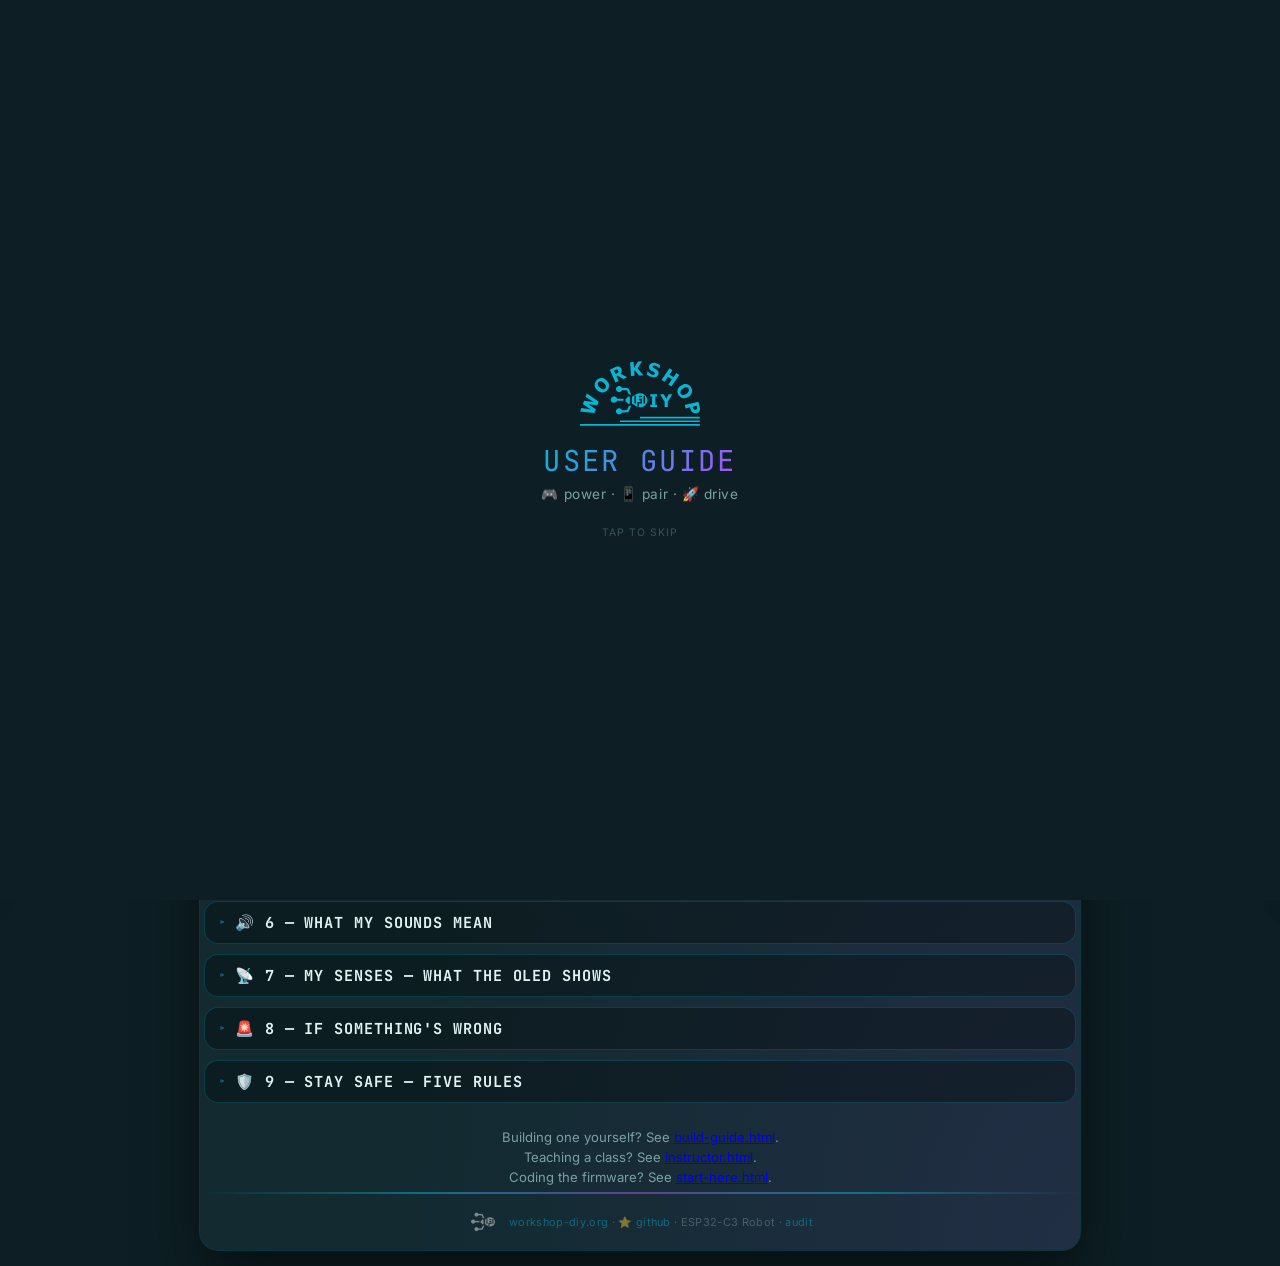
<file: 01_software/01_app/02_web/user-guide.html>
<!doctype html>
<html lang="en" dir="ltr" data-theme="bot-pop">
<head>
<meta charset="utf-8">
<meta name="viewport" content="width=device-width,initial-scale=1">
<title>User Guide — ESP32-C3 Robot</title>
<link rel="stylesheet" href="assets/wdiy-template.css">
<style>
.app { max-width: 880px; }

code {
  background: color-mix(in srgb, var(--accent) 14%, transparent);
  color: var(--accent); padding: 1px 6px; border-radius: 4px;
  font-size: .82em; font-family: ui-monospace, Menlo, Consolas, monospace;
}
.light-theme code { color: var(--text); }

.intro {
  font-size: 1em; color: var(--text); line-height: 1.6;
  margin: 0 0 14px; padding: 0 4px;
}

/* ── Big tile grid for sections inside cards ── */
.ug-grid {
  display: grid;
  grid-template-columns: repeat(auto-fit, minmax(190px, 1fr));
  gap: 12px;
  margin: 12px 0;
}
.ug-tile {
  background: rgba(0,0,0,.20);
  border: 1px solid var(--border);
  border-radius: 14px;
  padding: 16px 14px;
  transition: all .15s;
}
.ug-tile:hover {
  border-color: var(--accent);
  transform: translateY(-2px);
  box-shadow: 0 6px 18px color-mix(in srgb, var(--accent) 22%, transparent);
}
.ug-tile .icon {
  font-size: 28px; display: block; margin-bottom: 8px;
  filter: drop-shadow(0 2px 4px color-mix(in srgb, var(--accent) 30%, transparent));
}
.ug-tile h3 {
  font-family: var(--font-h);
  font-size: .95em; color: var(--accent);
  letter-spacing: .03em; margin: 0 0 6px;
  text-transform: uppercase;
}
.ug-tile p { font-size: .85em; color: var(--text-muted); line-height: 1.55; margin: 0; }

.light-theme .ug-tile { background: rgba(0,0,0,.04); }

/* ── Color-coded LED key ── */
.led-key { display: grid; grid-template-columns: 80px 1fr; gap: 10px; margin: 12px 0; align-items: center; }
.led-swatch {
  width: 60px; height: 36px; border-radius: 8px;
  display: flex; align-items: center; justify-content: center;
  font-weight: 700; font-size: .78em; color: #fff;
  text-shadow: 0 1px 2px rgba(0,0,0,.3);
  box-shadow: 0 0 18px currentColor;
}
.led-swatch.green   { background: #22c55e; color: #fff; }
.led-swatch.amber   { background: #f59e0b; color: #1a1a1a; text-shadow: none; }
.led-swatch.red     { background: #ef4444; color: #fff; }
.led-swatch.blue    { background: #3b82f6; color: #fff; }
.led-swatch.purple  { background: #a855f7; color: #fff; }
.led-swatch.rainbow { background: linear-gradient(90deg,#ef4444,#f59e0b,#22c55e,#3b82f6,#a855f7); color: #fff; }
.led-swatch.off     { background: #1a1a1a; color: #888; box-shadow: inset 0 0 8px #000; }
.led-desc { font-size: .9em; color: var(--text); }
.led-desc strong { color: var(--accent); }

/* ── Sound row ── */
.sound { display: grid; grid-template-columns: 110px 1fr; gap: 10px; margin: 10px 0; align-items: center; padding: 10px; border-radius: 10px; background: rgba(0,0,0,.16); }
.light-theme .sound { background: rgba(0,0,0,.04); }
.sound-icon { font-size: 26px; text-align: center; }
.sound-name {
  font-family: var(--font-h); font-size: .82em;
  letter-spacing: .04em; color: var(--accent); text-transform: uppercase;
  margin-bottom: 2px;
}
.sound-desc { font-size: .85em; color: var(--text); line-height: 1.4; }

/* ── Step list ── */
.steps { counter-reset: step; padding: 0; margin: 12px 0; list-style: none; }
.steps li {
  counter-increment: step;
  position: relative;
  padding: 10px 12px 10px 50px;
  margin-bottom: 8px;
  background: rgba(0,0,0,.18);
  border-radius: 10px;
  font-size: .9em;
  line-height: 1.55;
}
.steps li::before {
  content: counter(step);
  position: absolute; left: 12px; top: 12px;
  width: 28px; height: 28px;
  display: flex; align-items: center; justify-content: center;
  background: linear-gradient(135deg, var(--accent), var(--band2));
  color: var(--bg);
  border-radius: 50%; font-weight: 800; font-size: .8em;
}
.light-theme .steps li { background: rgba(0,0,0,.04); }

/* ── Alert boxes ── */
.alert {
  border-left: 3px solid var(--accent);
  padding: 12px 16px;
  background: color-mix(in srgb, var(--accent) 10%, transparent);
  border-radius: 0 8px 8px 0;
  margin: 12px 0;
  font-size: .88em; line-height: 1.55;
}
.alert.warn   { border-left-color: #f59e0b; background: rgba(245,158,11,.10); }
.alert.danger { border-left-color: #ef4444; background: rgba(239,68,68,.10); }
.alert.win    { border-left-color: #22c55e; background: rgba(34,197,94,.10); }
.alert strong { display: block; margin-bottom: 4px; font-size: .82em; letter-spacing: .04em; color: var(--accent); }
.alert.warn   strong { color: #f59e0b; }
.alert.danger strong { color: #ef4444; }
.alert.win    strong { color: #22c55e; }

/* ── Pairing app screenshot mockup ── */
.phone-mock {
  width: 200px; height: 360px;
  border: 6px solid var(--text); border-radius: 30px;
  background: var(--panel);
  margin: 12px auto;
  padding: 22px 12px;
  display: flex; flex-direction: column; gap: 10px;
  position: relative; box-shadow: 0 12px 30px rgba(0,0,0,.25);
}
.phone-mock::before {
  content: '';
  position: absolute; top: 6px; left: 50%; transform: translateX(-50%);
  width: 50px; height: 6px; border-radius: 4px; background: var(--text);
}
.phone-mock .screen-title { font-size: .8em; text-align: center; color: var(--accent); font-weight: 700; }
.phone-mock .joystick {
  width: 90px; height: 90px; border-radius: 50%;
  background: radial-gradient(circle at 50% 40%, var(--accent), var(--band2));
  margin: 6px auto;
  position: relative;
}
.phone-mock .joystick::after {
  content: ''; position: absolute; top: 35%; left: 35%;
  width: 30%; height: 30%; border-radius: 50%; background: var(--bg);
}
.phone-mock .pad-row { display: flex; gap: 6px; justify-content: center; }
.phone-mock .pad-row > div {
  flex: 1; height: 30px; border-radius: 6px;
  background: rgba(0,0,0,.2);
  display: flex; align-items: center; justify-content: center;
  font-size: .7em; color: var(--text-muted);
}

.foot-note {
  font-size: .82em; color: var(--text-muted);
  text-align: center; padding: 14px 4px 4px; line-height: 1.55;
}

ul.simple { padding-left: 22px; margin: 8px 0; }
ul.simple li { font-size: .88em; color: var(--text); line-height: 1.6; margin-bottom: 5px; }

p.lead { font-size: .92em; color: var(--text); line-height: 1.6; margin: 0 0 10px; }

details.collapsible > summary { font-size: .95rem; }
</style>
</head>

<body
  data-app-title="User Guide"
  data-app-subtitle="🎮 power · 📱 pair · 🚀 drive"
  data-help-page="user-guide"
  data-default-theme="bot-pop"
  data-status-text="Robot ready"
  data-status-online="true">

<div class="app">
  <div class="rows-container">

    <p class="intro">
      Hi! 👋 You've got a Robot-01 — an ESP32-C3 brain on wheels with lights, sounds, and a phone-app remote control.
      This guide walks you through everything from the first power-on to driving like a pro.
      No coding needed. Tap any section below to expand it.
    </p>

    <!-- ═══ MISSION 1 — HI, I'M ROBOT-01 ═══ -->
    <details class="collapsible" id="hi" open>
      <summary>🤖 1 — Hi, I'm Robot-01 — what can I do?</summary>
      <div class="card">
        <p class="lead">Your robot is a small wheeled buddy with these built-in superpowers:</p>
        <div class="ug-grid">
          <div class="ug-tile">
            <span class="icon">🦾</span>
            <h3>Move</h3>
            <p>Two motors → drive forward, back, turn left, turn right. Top speed: ~30 cm/s.</p>
          </div>
          <div class="ug-tile">
            <span class="icon">💡</span>
            <h3>Glow</h3>
            <p>4 NeoPixel LEDs → show battery, mood, errors, and patterns you trigger from the app.</p>
          </div>
          <div class="ug-tile">
            <span class="icon">🔊</span>
            <h3>Beep</h3>
            <p>Buzzer → boot tune, low-battery warning, obstacle alert, button feedback.</p>
          </div>
          <div class="ug-tile">
            <span class="icon">📡</span>
            <h3>See</h3>
            <p>Ultrasonic sensor → measures distance to walls and objects. Avoids crashes.</p>
          </div>
          <div class="ug-tile">
            <span class="icon">📺</span>
            <h3>Speak</h3>
            <p>Tiny OLED display → shows status, battery %, and live sensor readings.</p>
          </div>
          <div class="ug-tile">
            <span class="icon">📱</span>
            <h3>Listen</h3>
            <p>Bluetooth &rarr; talks to a web page in Chrome. No app to install, no WiFi needed.</p>
          </div>
        </div>
      </div>
    </details>

    <!-- ═══ MISSION 2 — POWER ═══ -->
    <details class="collapsible" id="power">
      <summary>🔌 2 — Power me on</summary>
      <div class="card">
        <p class="lead">Two ways to power Robot-01: USB cable (charges the battery) or battery alone (cordless drive).</p>

        <h4 style="color:var(--accent);font-family:var(--font-h);text-transform:uppercase;letter-spacing:.03em;font-size:.9em;margin:14px 0 6px">Option A · Plug in USB-C</h4>
        <ul class="simple">
          <li>Plug a USB-C cable into the side of the robot.</li>
          <li>Plug the other end into any USB-A or USB-C charger / laptop / power bank.</li>
          <li>The status LED turns 🟢 <strong>green</strong> when charging is going well.</li>
          <li>Wait until the LED turns 🟢 <strong>solid green and stops blinking</strong> — that's full battery (about 90 min from empty).</li>
        </ul>

        <h4 style="color:var(--accent);font-family:var(--font-h);text-transform:uppercase;letter-spacing:.03em;font-size:.9em;margin:14px 0 6px">Option B · Switch to battery</h4>
        <ul class="simple">
          <li>Unplug the USB cable.</li>
          <li>Flip the small power switch on the bottom of the robot to <strong>ON</strong>.</li>
          <li>You'll hear a short <em>boop-beep</em> and the LEDs will do a rainbow sweep — that's the boot animation.</li>
          <li>The OLED shows <code>READY</code>. The robot is now waiting for your phone to connect.</li>
        </ul>

        <div class="alert">
          <strong>// FIRST CHARGE</strong>
          A brand-new robot ships with about 30% battery. Plug it in for at least 30 minutes before the first ride.
        </div>
        <div class="alert warn">
          <strong>// BATTERY LIFE</strong>
          A full charge gets you ~45 minutes of active driving. Idle time (sitting and listening for the phone) is much longer — about 4 hours.
        </div>
      </div>
    </details>

    <!-- ═══ MISSION 3 — PAIR PHONE ═══ -->
    <details class="collapsible" id="pair">
      <summary>📱 3 — Connect your phone</summary>
      <div class="card">
        <p class="lead">Robot-01 is controlled from a <strong>web page</strong>, not an installed app. Open it in Chrome and it talks to the robot over Bluetooth &mdash; no WiFi, no internet, no account, nothing to download.</p>

        <ol class="steps">
          <li>Open <strong>Chrome</strong> (or Edge). Safari and Firefox cannot do Bluetooth from a web page.</li>
          <li>Go to the remote page your teacher gives you, and leave it open.</li>
          <li>Power on Robot-01 (see section <strong>2</strong>). Make sure the OLED shows <code>READY</code>.</li>
          <li>Press <strong>Connect</strong>. A little window lists nearby robots &mdash; pick <code>diy_app_b3</code>.</li>
          <li>The buzzer plays a short <em>connect</em> jingle and the green light comes on.</li>
          <li>Wait a second or two while the robot <em>sends its own buttons</em> to the page. A progress bar counts them. Then the controls appear by themselves.</li>
        </ol>

        <div class="phone-mock" aria-label="robot control screen mockup">
          <div class="screen-title">ROBOT-01</div>
          <div class="joystick" aria-label="joystick"></div>
          <div class="pad-row">
            <div>BTN</div>
            <div>BAT 87%</div>
          </div>
          <div class="pad-row">
            <div style="height:20px">distance: 38 cm</div>
          </div>
        </div>

        <div class="alert win">
          <strong>// THE ROBOT BRINGS ITS OWN BUTTONS</strong>
            Nobody designs the screen on the phone. The robot stores its layout and sends it every time you connect, so the page always matches the robot in front of you &mdash; and a different robot shows different buttons.
        </div>
        <div class="alert win">
            <strong>// PICK WHAT YOU SEE</strong>
            The <strong>Level</strong> box switches the whole screen. <em>Beginner</em> gives you driving and two dials. <em>Expert</em> adds lights, sound and sensors. The rest are one-job test screens &mdash; Motors, Distance, Lights, Sound, Display, Power &mdash; for checking one part of the robot at a time. Changing it takes a second and never needs re-flashing.
          </div>
      </div>
    </details>

    <!-- ═══ MISSION 4 — DRIVE ═══ -->
    <details class="collapsible" id="drive">
      <summary>🎮 4 — Drive me</summary>
      <div class="card">
        <p class="lead">The phone shows a round joystick (left thumb) and an action button (right thumb).</p>

        <div class="ug-grid">
          <div class="ug-tile">
            <span class="icon">⬆️</span>
            <h3>Push up</h3>
            <p>Robot drives <strong>forward</strong>. Push further = goes faster.</p>
          </div>
          <div class="ug-tile">
            <span class="icon">⬇️</span>
            <h3>Push down</h3>
            <p>Robot drives <strong>backward</strong>. Same — further = faster reverse.</p>
          </div>
          <div class="ug-tile">
            <span class="icon">⬅️</span>
            <h3>Push left</h3>
            <p>Robot <strong>turns left</strong>. Push left + up = curve left while moving forward.</p>
          </div>
          <div class="ug-tile">
            <span class="icon">➡️</span>
            <h3>Push right</h3>
            <p>Robot <strong>turns right</strong>. Push right + up = curve right while moving forward.</p>
          </div>
          <div class="ug-tile">
            <span class="icon">⏺️</span>
            <h3>Release</h3>
            <p>Joystick centers automatically. Robot <strong>stops</strong>.</p>
          </div>
          <div class="ug-tile">
            <span class="icon">🔘</span>
            <h3>Action button</h3>
            <p>Tap = <em>beep</em>. Hold = LED rainbow party. Try double-tap.</p>
          </div>
        </div>

        <div class="alert">
          <strong>// PRO TIP</strong>
          For a smooth turn, push the joystick diagonally — like tilting a steering wheel. Pushing it pure-left or pure-right makes the robot pivot in place.
        </div>
      </div>
    </details>

    <!-- ═══ MISSION 5 — LIGHTS ═══ -->
    <details class="collapsible" id="lights">
      <summary>💡 5 — What my lights mean</summary>
      <div class="card">
        <p class="lead">The 4 NeoPixel LEDs on the front of the robot tell you what's going on.</p>

        <div class="led-key">
          <div class="led-swatch off">OFF</div>
          <div class="led-desc"><strong>All off</strong> — robot is powered off, or battery completely dead. Plug in USB.</div>
        </div>
        <div class="led-key">
          <div class="led-swatch rainbow">🌈</div>
          <div class="led-desc"><strong>Rainbow sweep</strong> — boot animation. Plays for 2 seconds when you turn it on. Means everything started OK.</div>
        </div>
        <div class="led-key">
          <div class="led-swatch green">100%</div>
          <div class="led-desc"><strong>All 4 green</strong> — battery is over 75%. Lots of juice left.</div>
        </div>
        <div class="led-key">
          <div class="led-swatch amber">50%</div>
          <div class="led-desc"><strong>2 amber</strong> — battery 25–75%. Plenty of driving left, but think about charging soon.</div>
        </div>
        <div class="led-key">
          <div class="led-swatch red">10%</div>
          <div class="led-desc"><strong>1 red, blinking</strong> — battery under 15%. Plug in within 5 minutes or the robot will shut down.</div>
        </div>
        <div class="led-key">
          <div class="led-swatch blue">📡</div>
          <div class="led-desc"><strong>Slow blue pulse</strong> — phone connected via Bluetooth.</div>
        </div>
        <div class="led-key">
          <div class="led-swatch purple">🎉</div>
          <div class="led-desc"><strong>Purple party</strong> — you held the action button. Robot is having a moment.</div>
        </div>
        <div class="led-key">
          <div class="led-swatch red">⚠️</div>
          <div class="led-desc"><strong>All 4 red, fast blink</strong> — error. Usually wiring or sensor problem. Power-cycle the robot.</div>
        </div>
      </div>
    </details>

    <!-- ═══ MISSION 6 — SOUNDS ═══ -->
    <details class="collapsible" id="sounds">
      <summary>🔊 6 — What my sounds mean</summary>
      <div class="card">
        <p class="lead">Each beep means something specific. Listen up.</p>

        <div class="sound">
          <div class="sound-icon">🎵</div>
          <div>
            <div class="sound-name">Boot tune</div>
            <div class="sound-desc">Three rising notes <em>doo-dee-DOO</em>. Plays once when you power on. Means firmware booted OK.</div>
          </div>
        </div>
        <div class="sound">
          <div class="sound-icon">📞</div>
          <div>
            <div class="sound-name">Connect ping</div>
            <div class="sound-desc">Single high <em>boop</em>. Plays when your phone successfully pairs over Bluetooth.</div>
          </div>
        </div>
        <div class="sound">
          <div class="sound-icon">🔘</div>
          <div>
            <div class="sound-name">Button beep</div>
            <div class="sound-desc">Short <em>beep</em>. Plays each time you tap the action button on the phone.</div>
          </div>
        </div>
        <div class="sound">
          <div class="sound-icon">🔋</div>
          <div>
            <div class="sound-name">Low-battery whine</div>
            <div class="sound-desc">Slow descending <em>weep</em>, repeats every 30 seconds. Battery is below 15% — charge soon.</div>
          </div>
        </div>
        <div class="sound">
          <div class="sound-icon">🚧</div>
          <div>
            <div class="sound-name">Obstacle alert</div>
            <div class="sound-desc">Three quick <em>beep-beep-beep</em>. Ultrasonic sensor saw something within 10 cm — robot will refuse to drive forward into it.</div>
          </div>
        </div>
        <div class="sound">
          <div class="sound-icon">💔</div>
          <div>
            <div class="sound-name">Disconnect tone</div>
            <div class="sound-desc">Two falling notes <em>dee-doo</em>. Phone walked out of Bluetooth range or quit the app. Robot stops moving.</div>
          </div>
        </div>
      </div>
    </details>

    <!-- ═══ MISSION 7 — SENSES ═══ -->
    <details class="collapsible" id="senses">
      <summary>📡 7 — My senses — what the OLED shows</summary>
      <div class="card">
        <p class="lead">The tiny black-and-white screen on top of the robot is the OLED display. It shows live status info.</p>

        <div class="ug-grid">
          <div class="ug-tile">
            <span class="icon">🔋</span>
            <h3>Battery %</h3>
            <p>Top-right corner. Shows percentage from 0 to 100. Updates every 5 seconds.</p>
          </div>
          <div class="ug-tile">
            <span class="icon">📡</span>
            <h3>Distance</h3>
            <p>Center. Shows distance in cm to the closest obstacle in front.</p>
          </div>
          <div class="ug-tile">
            <span class="icon">📱</span>
            <h3>BT status</h3>
            <p>Bottom-left. Shows <code>BT: --</code> when alone, <code>BT: ON</code> when paired.</p>
          </div>
          <div class="ug-tile">
            <span class="icon">🏃</span>
            <h3>Speed</h3>
            <p>Bottom-right. Shows current speed as a percentage of max (0% = stopped, 100% = full throttle).</p>
          </div>
        </div>

        <p class="lead" style="margin-top:14px">The ultrasonic sensor is the round black eye on the front. It pings the world 10 times per second using sound waves humans can't hear.</p>
      </div>
    </details>

    <!-- ═══ MISSION 8 — TROUBLESHOOTING ═══ -->
    <details class="collapsible" id="troubleshoot">
      <summary>🚨 8 — If something's wrong</summary>
      <div class="card">

        <h4 style="color:#ef4444;font-family:var(--font-h);text-transform:uppercase;letter-spacing:.03em;font-size:.9em;margin:0 0 6px">// Won't turn on</h4>
        <ul class="simple">
          <li>Battery might be flat. Plug in USB-C for a few minutes, then try again.</li>
          <li>Power switch might be off. Check the bottom of the robot.</li>
          <li>If LEDs don't light at all even with USB plugged in, ask a grown-up — could be a hardware problem.</li>
        </ul>

        <h4 style="color:#ef4444;font-family:var(--font-h);text-transform:uppercase;letter-spacing:.03em;font-size:.9em;margin:14px 0 6px">// Won't pair with phone</h4>
        <ul class="simple">
          <li>Make sure Bluetooth is ON in your phone settings (not just in the app).</li>
          <li>Make sure the robot is powered on and showing <code>READY</code> on the OLED.</li>
          <li>Reload the web page in Chrome.</li>
          <li>If it still won't connect, switch the robot off, count to 5, switch it back on. Re-scan.</li>
        </ul>

        <h4 style="color:#ef4444;font-family:var(--font-h);text-transform:uppercase;letter-spacing:.03em;font-size:.9em;margin:14px 0 6px">// Drives in circles when joystick is centered</h4>
        <ul class="simple">
          <li>The joystick needs calibration. Hold the action button for 5 seconds while the joystick is centered. The robot will store the new center.</li>
          <li>If it still drifts, one motor might be sticking — check the wheels for hair or carpet fibers.</li>
        </ul>

        <h4 style="color:#ef4444;font-family:var(--font-h);text-transform:uppercase;letter-spacing:.03em;font-size:.9em;margin:14px 0 6px">// Stops randomly during a drive</h4>
        <ul class="simple">
          <li>Phone walked out of Bluetooth range. Move closer (max ~10 m).</li>
          <li>Battery might be very low — check the LEDs.</li>
          <li>Obstacle sensor saw a wall — the robot refuses to drive into things. Back up or turn.</li>
        </ul>

        <h4 style="color:#ef4444;font-family:var(--font-h);text-transform:uppercase;letter-spacing:.03em;font-size:.9em;margin:14px 0 6px">// All 4 LEDs blinking red fast</h4>
        <div class="alert danger">
          <strong>// HARDWARE ERROR</strong>
          Power off the robot. Wait 10 seconds. Power on again. If the red blink comes back immediately, ask a grown-up to check
          the <a href="audit.html">audit page</a> — could be one of the known issues.
        </div>
      </div>
    </details>

    <!-- ═══ MISSION 9 — SAFETY ═══ -->
    <details class="collapsible" id="safety">
      <summary>🛡️ 9 — Stay safe — five rules</summary>
      <div class="card">
        <ol class="steps">
          <li><strong>Don't drive off tables.</strong> Robot-01 has no edge sensors — it will drive off and break. Stick to floors.</li>
          <li><strong>Don't charge while wet.</strong> If the robot got splashed, dry it for an hour before plugging in USB.</li>
          <li><strong>Don't pull on the wires.</strong> Lift the robot from the bottom, not by sensors or cables.</li>
          <li><strong>Don't drive on stairs.</strong> Same reason as tables. Plus stairs eat wheels for breakfast.</li>
          <li><strong>Don't leave it charging unattended overnight.</strong> Once the LED says full, unplug it.</li>
        </ol>

        <div class="alert win">
          <strong>// HAVE FUN</strong>
          Other than that — Robot-01 is built for play. Drive fast, try patterns, make obstacle courses, race friends.
          When something breaks, that's just a learning chance. <a href="audit.html">Audit page</a> tracks every quirk.
        </div>
      </div>
    </details>

    <!-- ── footer nav ── -->
    <p class="foot-note">
      Building one yourself? See <a href="build-guide.html">build-guide.html</a>.<br>
      Teaching a class? See <a href="instructor.html">instructor.html</a>.<br>
      Coding the firmware? See <a href="start-here.html">start-here.html</a>.
    </p>

  </div><!-- .rows-container -->
</div><!-- .app -->

<script src="assets/wdiy-script.js"></script>
<script src="assets/wdiy-shell.js"></script>
</body>
</html>
</file>
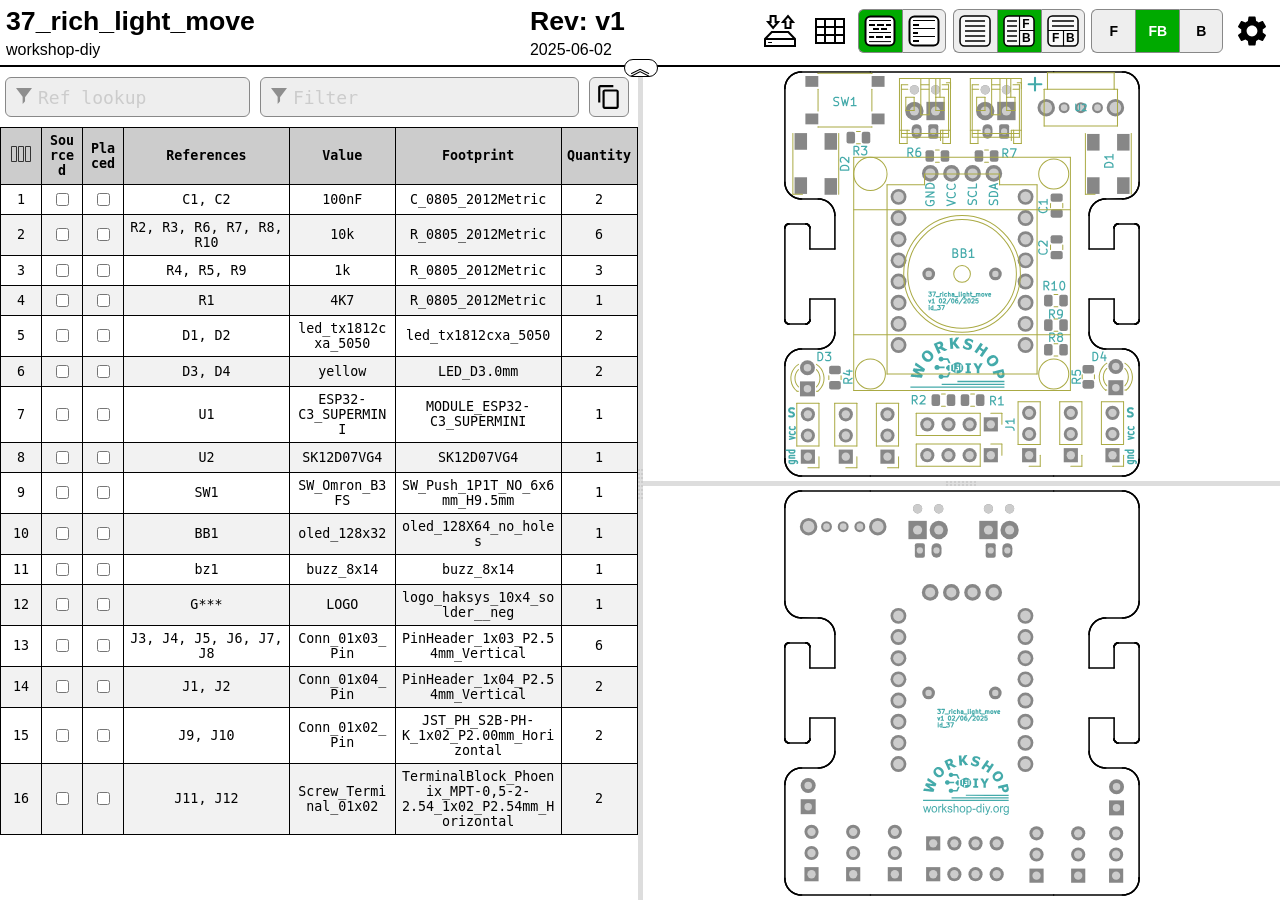
<file: 02_hardware/v1/bom/ibom.html>
<!DOCTYPE html>
<html lang="en">

<head>
  <meta charset="UTF-8">
  <meta name="viewport" content="width=device-width, initial-scale=1.0">
  <title>Interactive BOM for KiCAD</title>
  <style type="text/css">
:root {
  --pcb-edge-color: black;
  --pad-color: #878787;
  --pad-hole-color: #CCCCCC;
  --pad-color-highlight: #D04040;
  --pad-color-highlight-both: #D0D040;
  --pad-color-highlight-marked: #44a344;
  --pin1-outline-color: #ffb629;
  --pin1-outline-color-highlight: #ffb629;
  --pin1-outline-color-highlight-both: #fcbb39;
  --pin1-outline-color-highlight-marked: #fdbe41;
  --silkscreen-edge-color: #aa4;
  --silkscreen-polygon-color: #4aa;
  --silkscreen-text-color: #4aa;
  --fabrication-edge-color: #907651;
  --fabrication-polygon-color: #907651;
  --fabrication-text-color: #a27c24;
  --track-color: #def5f1;
  --track-color-highlight: #D04040;
  --zone-color: #def5f1;
  --zone-color-highlight: #d0404080;
}

html,
body {
  margin: 0px;
  height: 100%;
  font-family: Verdana, sans-serif;
}

.dark.topmostdiv {
  --pcb-edge-color: #eee;
  --pad-color: #808080;
  --pin1-outline-color: #ffa800;
  --pin1-outline-color-highlight: #ccff00;
  --track-color: #42524f;
  --zone-color: #42524f;
  background-color: #252c30;
  color: #eee;
}

button {
  background-color: #eee;
  border: 1px solid #888;
  color: black;
  height: 44px;
  width: 44px;
  text-align: center;
  text-decoration: none;
  display: inline-block;
  font-size: 14px;
  font-weight: bolder;
}

.dark button {
  /* This will be inverted */
  background-color: #c3b7b5;
}

button.depressed {
  background-color: #0a0;
  color: white;
}

.dark button.depressed {
  /* This will be inverted */
  background-color: #b3b;
}

button:focus {
  outline: 0;
}

button#tb-btn {
  background-image: url("data:image/svg+xml,%3Csvg xmlns='http://www.w3.org/2000/svg' viewBox='0 0 8.47 8.47'%3E%3Crect transform='translate(0 -288.53)' ry='1.17' y='288.8' x='.27' height='7.94' width='7.94' fill='%23f9f9f9'/%3E%3Cg transform='translate(0 -288.53)'%3E%3Crect width='7.94' height='7.94' x='.27' y='288.8' ry='1.17' fill='none' stroke='%23000' stroke-width='.4' stroke-linejoin='round'/%3E%3Cpath d='M1.32 290.12h5.82M1.32 291.45h5.82' fill='none' stroke='%23000' stroke-width='.4'/%3E%3Cpath d='M4.37 292.5v4.23M.26 292.63H8.2' fill='none' stroke='%23000' stroke-width='.3'/%3E%3Ctext font-weight='700' font-size='3.17' font-family='sans-serif'%3E%3Ctspan x='1.35' y='295.73'%3EF%3C/tspan%3E%3Ctspan x='5.03' y='295.68'%3EB%3C/tspan%3E%3C/text%3E%3C/g%3E%3C/svg%3E%0A");
}

button#lr-btn {
  background-image: url("data:image/svg+xml,%3Csvg xmlns='http://www.w3.org/2000/svg' viewBox='0 0 8.47 8.47'%3E%3Crect transform='translate(0 -288.53)' ry='1.17' y='288.8' x='.27' height='7.94' width='7.94' fill='%23f9f9f9'/%3E%3Cg transform='translate(0 -288.53)'%3E%3Crect width='7.94' height='7.94' x='.27' y='288.8' ry='1.17' fill='none' stroke='%23000' stroke-width='.4' stroke-linejoin='round'/%3E%3Cpath d='M1.06 290.12H3.7m-2.64 1.33H3.7m-2.64 1.32H3.7m-2.64 1.3H3.7m-2.64 1.33H3.7' fill='none' stroke='%23000' stroke-width='.4'/%3E%3Cpath d='M4.37 288.8v7.94m0-4.11h3.96' fill='none' stroke='%23000' stroke-width='.3'/%3E%3Ctext font-weight='700' font-size='3.17' font-family='sans-serif'%3E%3Ctspan x='5.11' y='291.96'%3EF%3C/tspan%3E%3Ctspan x='5.03' y='295.68'%3EB%3C/tspan%3E%3C/text%3E%3C/g%3E%3C/svg%3E%0A");
}

button#bom-btn {
  background-image: url("data:image/svg+xml,%3Csvg xmlns='http://www.w3.org/2000/svg' viewBox='0 0 8.47 8.47'%3E%3Crect transform='translate(0 -288.53)' ry='1.17' y='288.8' x='.27' height='7.94' width='7.94' fill='%23f9f9f9'/%3E%3Cg transform='translate(0 -288.53)' fill='none' stroke='%23000' stroke-width='.4'%3E%3Crect width='7.94' height='7.94' x='.27' y='288.8' ry='1.17' stroke-linejoin='round'/%3E%3Cpath d='M1.59 290.12h5.29M1.59 291.45h5.33M1.59 292.75h5.33M1.59 294.09h5.33M1.59 295.41h5.33'/%3E%3C/g%3E%3C/svg%3E");
}

button#bom-grouped-btn {
  background-image: url("data:image/svg+xml,%3Csvg xmlns='http://www.w3.org/2000/svg' width='32' height='32'%3E%3Cg stroke='%23000' stroke-linejoin='round' class='layer'%3E%3Crect width='29' height='29' x='1.5' y='1.5' stroke-width='2' fill='%23fff' rx='5' ry='5'/%3E%3Cpath stroke-linecap='square' stroke-width='2' d='M6 10h4m4 0h5m4 0h3M6.1 22h3m3.9 0h5m4 0h4m-16-8h4m4 0h4'/%3E%3Cpath stroke-linecap='null' d='M5 17.5h22M5 26.6h22M5 5.5h22'/%3E%3C/g%3E%3C/svg%3E");
}

button#bom-ungrouped-btn {
  background-image: url("data:image/svg+xml,%3Csvg xmlns='http://www.w3.org/2000/svg' width='32' height='32'%3E%3Cg stroke='%23000' stroke-linejoin='round' class='layer'%3E%3Crect width='29' height='29' x='1.5' y='1.5' stroke-width='2' fill='%23fff' rx='5' ry='5'/%3E%3Cpath stroke-linecap='square' stroke-width='2' d='M6 10h4m-4 8h3m-3 8h4'/%3E%3Cpath stroke-linecap='null' d='M5 13.5h22m-22 8h22M5 5.5h22'/%3E%3C/g%3E%3C/svg%3E");
}

button#bom-netlist-btn {
  background-image: url("data:image/svg+xml,%3Csvg xmlns='http://www.w3.org/2000/svg' width='32' height='32'%3E%3Cg fill='none' stroke='%23000' class='layer'%3E%3Crect width='29' height='29' x='1.5' y='1.5' stroke-width='2' fill='%23fff' rx='5' ry='5'/%3E%3Cpath stroke-width='2' d='M6 26l6-6v-8m13.8-6.3l-6 6v8'/%3E%3Ccircle cx='11.8' cy='9.5' r='2.8' stroke-width='2'/%3E%3Ccircle cx='19.8' cy='22.8' r='2.8' stroke-width='2'/%3E%3C/g%3E%3C/svg%3E");
}

button#copy {
  background-image: url("data:image/svg+xml,%3Csvg height='48' viewBox='0 0 48 48' width='48' xmlns='http://www.w3.org/2000/svg'%3E%3Cpath d='M0 0h48v48h-48z' fill='none'/%3E%3Cpath d='M32 2h-24c-2.21 0-4 1.79-4 4v28h4v-28h24v-4zm6 8h-22c-2.21 0-4 1.79-4 4v28c0 2.21 1.79 4 4 4h22c2.21 0 4-1.79 4-4v-28c0-2.21-1.79-4-4-4zm0 32h-22v-28h22v28z'/%3E%3C/svg%3E");
  background-position: 6px 6px;
  background-repeat: no-repeat;
  background-size: 26px 26px;
  border-radius: 6px;
  height: 40px;
  width: 40px;
  margin: 10px 5px;
}

button#copy:active {
  box-shadow: inset 0px 0px 5px #6c6c6c;
}

textarea.clipboard-temp {
  position: fixed;
  top: 0;
  left: 0;
  width: 2em;
  height: 2em;
  padding: 0;
  border: None;
  outline: None;
  box-shadow: None;
  background: transparent;
}

.left-most-button {
  border-right: 0;
  border-top-left-radius: 6px;
  border-bottom-left-radius: 6px;
}

.middle-button {
  border-right: 0;
}

.right-most-button {
  border-top-right-radius: 6px;
  border-bottom-right-radius: 6px;
}

.button-container {
  font-size: 0;
  margin: 0.4rem 0.4rem 0.4rem 0;
}

.dark .button-container {
  filter: invert(1);
}

.button-container button {
  background-size: 32px 32px;
  background-position: 5px 5px;
  background-repeat: no-repeat;
}

@media print {
  .hideonprint {
    display: none;
  }
}

canvas {
  cursor: crosshair;
}

canvas:active {
  cursor: grabbing;
}

.fileinfo {
  width: 100%;
  max-width: 1000px;
  border: none;
  padding: 3px;
}

.fileinfo .title {
  font-size: 20pt;
  font-weight: bold;
}

.fileinfo td {
  overflow: hidden;
  white-space: nowrap;
  max-width: 1px;
  width: 50%;
  text-overflow: ellipsis;
}

.bom {
  border-collapse: collapse;
  font-family: Consolas, "DejaVu Sans Mono", Monaco, monospace;
  font-size: 10pt;
  table-layout: fixed;
  width: 100%;
  margin-top: 1px;
  position: relative;
}

.bom th,
.bom td {
  border: 1px solid black;
  padding: 5px;
  word-wrap: break-word;
  text-align: center;
  position: relative;
}

.dark .bom th,
.dark .bom td {
  border: 1px solid #777;
}

.bom th {
  background-color: #CCCCCC;
  background-clip: padding-box;
}

.dark .bom th {
  background-color: #3b4749;
}

.bom tr.highlighted:nth-child(n) {
  background-color: #cfc;
}

.dark .bom tr.highlighted:nth-child(n) {
  background-color: #226022;
}

.bom tr:nth-child(even) {
  background-color: #f2f2f2;
}

.dark .bom tr:nth-child(even) {
  background-color: #313b40;
}

.bom tr.checked {
  color: #1cb53d;
}

.dark .bom tr.checked {
  color: #2cce54;
}

.bom tr {
  transition: background-color 0.2s;
}

.bom .numCol {
  width: 30px;
}

.bom .value {
  width: 15%;
}

.bom .quantity {
  width: 65px;
}

.bom th .sortmark {
  position: absolute;
  right: 1px;
  top: 1px;
  margin-top: -5px;
  border-width: 5px;
  border-style: solid;
  border-color: transparent transparent #221 transparent;
  transform-origin: 50% 85%;
  transition: opacity 0.2s, transform 0.4s;
}

.dark .bom th .sortmark {
  filter: invert(1);
}

.bom th .sortmark.none {
  opacity: 0;
}

.bom th .sortmark.desc {
  transform: rotate(180deg);
}

.bom th:hover .sortmark.none {
  opacity: 0.5;
}

.bom .bom-checkbox {
  width: 30px;
  position: relative;
  user-select: none;
  -moz-user-select: none;
}

.bom .bom-checkbox:before {
  content: "";
  position: absolute;
  border-width: 15px;
  border-style: solid;
  border-color: #51829f transparent transparent transparent;
  visibility: hidden;
  top: -15px;
}

.bom .bom-checkbox:after {
  content: "Double click to set/unset all";
  position: absolute;
  color: white;
  top: -35px;
  left: -26px;
  background: #51829f;
  padding: 5px 15px;
  border-radius: 8px;
  white-space: nowrap;
  visibility: hidden;
}

.bom .bom-checkbox:hover:before,
.bom .bom-checkbox:hover:after {
  visibility: visible;
  transition: visibility 0.2s linear 1s;
}

.split {
  -webkit-box-sizing: border-box;
  -moz-box-sizing: border-box;
  box-sizing: border-box;
  overflow-y: auto;
  overflow-x: hidden;
  background-color: inherit;
}

.split.split-horizontal,
.gutter.gutter-horizontal {
  height: 100%;
  float: left;
}

.gutter {
  background-color: #ddd;
  background-repeat: no-repeat;
  background-position: 50%;
  transition: background-color 0.3s;
}

.dark .gutter {
  background-color: #777;
}

.gutter.gutter-horizontal {
  background-image: url('[data-uri]');
  cursor: ew-resize;
  width: 5px;
}

.gutter.gutter-vertical {
  background-image: url('[data-uri]');
  cursor: ns-resize;
  height: 5px;
}

.searchbox {
  float: left;
  height: 40px;
  margin: 10px 5px;
  padding: 12px 32px;
  font-family: Consolas, "DejaVu Sans Mono", Monaco, monospace;
  font-size: 18px;
  box-sizing: border-box;
  border: 1px solid #888;
  border-radius: 6px;
  outline: none;
  background-color: #eee;
  transition: background-color 0.2s, border 0.2s;
  background-image: url('[data-uri]');
  background-position: 10px 10px;
  background-repeat: no-repeat;
}

.dark .searchbox {
  background-color: #111;
  color: #eee;
}

.searchbox::placeholder {
  color: #ccc;
}

.dark .searchbox::placeholder {
  color: #666;
}

.filter {
  width: calc(60% - 64px);
}

.reflookup {
  width: calc(40% - 10px);
}

input[type=text]:focus {
  background-color: white;
  border: 1px solid #333;
}

.dark input[type=text]:focus {
  background-color: #333;
  border: 1px solid #ccc;
}

mark.highlight {
  background-color: #5050ff;
  color: #fff;
  padding: 2px;
  border-radius: 6px;
}

.dark mark.highlight {
  background-color: #76a6da;
  color: #111;
}

.menubtn {
  background-color: white;
  border: none;
  background-image: url("data:image/svg+xml,%3Csvg xmlns='http://www.w3.org/2000/svg' width='36' height='36' viewBox='0 0 20 20'%3E%3Cpath fill='none' d='M0 0h20v20H0V0z'/%3E%3Cpath d='M15.95 10.78c.03-.25.05-.51.05-.78s-.02-.53-.06-.78l1.69-1.32c.15-.12.19-.34.1-.51l-1.6-2.77c-.1-.18-.31-.24-.49-.18l-1.99.8c-.42-.32-.86-.58-1.35-.78L12 2.34c-.03-.2-.2-.34-.4-.34H8.4c-.2 0-.36.14-.39.34l-.3 2.12c-.49.2-.94.47-1.35.78l-1.99-.8c-.18-.07-.39 0-.49.18l-1.6 2.77c-.1.18-.06.39.1.51l1.69 1.32c-.04.25-.07.52-.07.78s.02.53.06.78L2.37 12.1c-.15.12-.19.34-.1.51l1.6 2.77c.1.18.31.24.49.18l1.99-.8c.42.32.86.58 1.35.78l.3 2.12c.04.2.2.34.4.34h3.2c.2 0 .37-.14.39-.34l.3-2.12c.49-.2.94-.47 1.35-.78l1.99.8c.18.07.39 0 .49-.18l1.6-2.77c.1-.18.06-.39-.1-.51l-1.67-1.32zM10 13c-1.65 0-3-1.35-3-3s1.35-3 3-3 3 1.35 3 3-1.35 3-3 3z'/%3E%3C/svg%3E%0A");
  background-position: center;
  background-repeat: no-repeat;
}

.statsbtn {
  background-color: white;
  border: none;
  background-image: url("data:image/svg+xml,%3Csvg width='36' height='36' xmlns='http://www.w3.org/2000/svg'%3E%3Cpath d='M4 6h28v24H4V6zm0 8h28v8H4m9-16v24h10V5.8' fill='none' stroke='%23000' stroke-width='2'/%3E%3C/svg%3E");
  background-position: center;
  background-repeat: no-repeat;
}

.iobtn {
  background-color: white;
  border: none;
  background-image: url("data:image/svg+xml,%3Csvg xmlns='http://www.w3.org/2000/svg' width='36' height='36'%3E%3Cpath fill='none' stroke='%23000' stroke-width='2' d='M3 33v-7l6.8-7h16.5l6.7 7v7H3zM3.2 26H33M21 9l5-5.9 5 6h-2.5V15h-5V9H21zm-4.9 0l-5 6-5-6h2.5V3h5v6h2.5z'/%3E%3Cpath fill='none' stroke='%23000' d='M6.1 29.5H10'/%3E%3C/svg%3E");
  background-position: center;
  background-repeat: no-repeat;
}

.visbtn {
  background-image: url("data:image/svg+xml,%3Csvg xmlns='http://www.w3.org/2000/svg' width='24' height='24'%3E%3Cpath fill='none' stroke='%23333' d='M2.5 4.5h5v15h-5zM9.5 4.5h5v15h-5zM16.5 4.5h5v15h-5z'/%3E%3C/svg%3E");
  background-position: center;
  background-repeat: no-repeat;
  padding: 15px;
}

#vismenu-content {
  left: 0px;
  font-family: Verdana, sans-serif;
}

.dark .statsbtn,
.dark .savebtn,
.dark .menubtn,
.dark .iobtn,
.dark .visbtn {
  filter: invert(1);
}

.flexbox {
  display: flex;
  align-items: center;
  justify-content: space-between;
  width: 100%;
}

.savebtn {
  background-color: #d6d6d6;
  width: auto;
  height: 30px;
  flex-grow: 1;
  margin: 5px;
  border-radius: 4px;
}

.savebtn:active {
  background-color: #0a0;
  color: white;
}

.dark .savebtn:active {
  /* This will be inverted */
  background-color: #b3b;
}

.stats {
  border-collapse: collapse;
  font-size: 12pt;
  table-layout: fixed;
  width: 100%;
  min-width: 450px;
}

.dark .stats td {
  border: 1px solid #bbb;
}

.stats td {
  border: 1px solid black;
  padding: 5px;
  word-wrap: break-word;
  text-align: center;
  position: relative;
}

#checkbox-stats div {
  position: absolute;
  left: 0;
  top: 0;
  height: 100%;
  width: 100%;
  display: flex;
  align-items: center;
  justify-content: center;
}

#checkbox-stats .bar {
  background-color: rgba(28, 251, 0, 0.6);
}

.menu {
  position: relative;
  display: inline-block;
  margin: 0.4rem 0.4rem 0.4rem 0;
}

.menu-content {
  font-size: 12pt !important;
  text-align: left !important;
  font-weight: normal !important;
  display: none;
  position: absolute;
  background-color: white;
  right: 0;
  min-width: 300px;
  box-shadow: 0px 8px 16px 0px rgba(0, 0, 0, 0.2);
  z-index: 100;
  padding: 8px;
}

.dark .menu-content {
  background-color: #111;
}

.menu:hover .menu-content {
  display: block;
}

.menu:hover .menubtn,
.menu:hover .iobtn,
.menu:hover .statsbtn {
  background-color: #eee;
}

.menu-label {
  display: inline-block;
  padding: 8px;
  border: 1px solid #ccc;
  border-top: 0;
  width: calc(100% - 18px);
}

.menu-label-top {
  border-top: 1px solid #ccc;
}

.menu-textbox {
  float: left;
  height: 24px;
  margin: 10px 5px;
  padding: 5px 5px;
  font-family: Consolas, "DejaVu Sans Mono", Monaco, monospace;
  font-size: 14px;
  box-sizing: border-box;
  border: 1px solid #888;
  border-radius: 4px;
  outline: none;
  background-color: #eee;
  transition: background-color 0.2s, border 0.2s;
  width: calc(100% - 10px);
}

.menu-textbox.invalid,
.dark .menu-textbox.invalid {
  color: red;
}

.dark .menu-textbox {
  background-color: #222;
  color: #eee;
}

.radio-container {
  margin: 4px;
}

.topmostdiv {
  display: flex;
  flex-direction: column;
  width: 100%;
  background-color: white;
  transition: background-color 0.3s;
  min-height: 100%;
}

#top {
  display: flex;
  flex-wrap: wrap;
  justify-content: flex-end;
  align-items: center;
}

#topdivider {
  border-bottom: 2px solid black;
  display: flex;
  justify-content: center;
  align-items: center;
}

.dark #topdivider {
  border-bottom: 2px solid #ccc;
}

#topdivider>div {
  position: relative;
}

#toptoggle {
  cursor: pointer;
  user-select: none;
  position: absolute;
  padding: 0.1rem 0.3rem;
  top: -0.4rem;
  left: -1rem;
  font-size: 1.4rem;
  line-height: 60%;
  border: 1px solid black;
  border-radius: 1rem;
  background-color: #fff;
  z-index: 100;
}

.flipped {
  transform: rotate(0.5turn);
}

.dark #toptoggle {
  border: 1px solid #fff;
  background-color: #222;
}

#fileinfodiv {
  flex: 20rem 1 0;
  overflow: auto;
}

#bomcontrols {
  display: flex;
  flex-direction: row-reverse;
}

#bomcontrols>* {
  flex-shrink: 0;
}

#dbg {
  display: block;
}

::-webkit-scrollbar {
  width: 8px;
}

::-webkit-scrollbar-track {
  background: #aaa;
}

::-webkit-scrollbar-thumb {
  background: #666;
  border-radius: 3px;
}

::-webkit-scrollbar-thumb:hover {
  background: #555;
}

.slider {
  -webkit-appearance: none;
  width: 100%;
  margin: 3px 0;
  padding: 0;
  outline: none;
  opacity: 0.7;
  -webkit-transition: .2s;
  transition: opacity .2s;
  border-radius: 3px;
}

.slider:hover {
  opacity: 1;
}

.slider:focus {
  outline: none;
}

.slider::-webkit-slider-runnable-track {
  -webkit-appearance: none;
  width: 100%;
  height: 8px;
  background: #d3d3d3;
  border-radius: 3px;
  border: none;
}

.slider::-webkit-slider-thumb {
  -webkit-appearance: none;
  width: 15px;
  height: 15px;
  border-radius: 50%;
  background: #0a0;
  cursor: pointer;
  margin-top: -4px;
}

.dark .slider::-webkit-slider-thumb {
  background: #3d3;
}

.slider::-moz-range-thumb {
  width: 15px;
  height: 15px;
  border-radius: 50%;
  background: #0a0;
  cursor: pointer;
}

.slider::-moz-range-track {
  height: 8px;
  background: #d3d3d3;
  border-radius: 3px;
}

.dark .slider::-moz-range-thumb {
  background: #3d3;
}

.slider::-ms-track {
  width: 100%;
  height: 8px;
  border-width: 3px 0;
  background: transparent;
  border-color: transparent;
  color: transparent;
  transition: opacity .2s;
}

.slider::-ms-fill-lower {
  background: #d3d3d3;
  border: none;
  border-radius: 3px;
}

.slider::-ms-fill-upper {
  background: #d3d3d3;
  border: none;
  border-radius: 3px;
}

.slider::-ms-thumb {
  width: 15px;
  height: 15px;
  border-radius: 50%;
  background: #0a0;
  cursor: pointer;
  margin: 0;
}

.shameless-plug {
  font-size: 0.8em;
  text-align: center;
  display: block;
}

a {
  color: #0278a4;
}

.dark a {
  color: #00b9fd;
}

#frontcanvas,
#backcanvas {
  touch-action: none;
}

.placeholder {
  border: 1px dashed #9f9fda !important;
  background-color: #edf2f7 !important;
}

.dragging {
  z-index: 999;
}

.dark .dragging>table>tbody>tr {
  background-color: #252c30;
}

.dark .placeholder {
  filter: invert(1);
}

.column-spacer {
  top: 0;
  left: 0;
  width: calc(100% - 4px);
  position: absolute;
  cursor: pointer;
  user-select: none;
  height: 100%;
}

.column-width-handle {
  top: 0;
  right: 0;
  width: 4px;
  position: absolute;
  cursor: col-resize;
  user-select: none;
  height: 100%;
}

.column-width-handle:hover {
  background-color: #4f99bd;
}

.help-link {
  border: 1px solid #0278a4;
  padding-inline: 0.3rem;
  border-radius: 3px;
  cursor: pointer;
}

.dark .help-link {
  border: 1px solid #00b9fd;
}

.bom-color {
  width: 20%;
}

.color-column input {
  width: 1.6rem;
  height: 1rem;
  border: 1px solid black;
  cursor: pointer;
  padding: 0;
}

/* removes default styling from input color element */
::-webkit-color-swatch {
  border: none;
}

::-webkit-color-swatch-wrapper {
  padding: 0;
}

::-moz-color-swatch,
::-moz-focus-inner {
  border: none;
}

::-moz-focus-inner {
  padding: 0;
}
/* #bomhead {
    position: sticky;
    top: 0px;
    z-index: 1;
} */
  </style>
  <script type="text/javascript" >
///////////////////////////////////////////////
/*
  Split.js - v1.3.5
  MIT License
  https://github.com/nathancahill/Split.js
*/
!function(e,t){"object"==typeof exports&&"undefined"!=typeof module?module.exports=t():"function"==typeof define&&define.amd?define(t):e.Split=t()}(this,function(){"use strict";var e=window,t=e.document,n="addEventListener",i="removeEventListener",r="getBoundingClientRect",s=function(){return!1},o=e.attachEvent&&!e[n],a=["","-webkit-","-moz-","-o-"].filter(function(e){var n=t.createElement("div");return n.style.cssText="width:"+e+"calc(9px)",!!n.style.length}).shift()+"calc",l=function(e){return"string"==typeof e||e instanceof String?t.querySelector(e):e};return function(u,c){function z(e,t,n){var i=A(y,t,n);Object.keys(i).forEach(function(t){return e.style[t]=i[t]})}function h(e,t){var n=B(y,t);Object.keys(n).forEach(function(t){return e.style[t]=n[t]})}function f(e){var t=E[this.a],n=E[this.b],i=t.size+n.size;t.size=e/this.size*i,n.size=i-e/this.size*i,z(t.element,t.size,this.aGutterSize),z(n.element,n.size,this.bGutterSize)}function m(e){var t;this.dragging&&((t="touches"in e?e.touches[0][b]-this.start:e[b]-this.start)<=E[this.a].minSize+M+this.aGutterSize?t=E[this.a].minSize+this.aGutterSize:t>=this.size-(E[this.b].minSize+M+this.bGutterSize)&&(t=this.size-(E[this.b].minSize+this.bGutterSize)),f.call(this,t),c.onDrag&&c.onDrag())}function g(){var e=E[this.a].element,t=E[this.b].element;this.size=e[r]()[y]+t[r]()[y]+this.aGutterSize+this.bGutterSize,this.start=e[r]()[G]}function d(){var t=this,n=E[t.a].element,r=E[t.b].element;t.dragging&&c.onDragEnd&&c.onDragEnd(),t.dragging=!1,e[i]("mouseup",t.stop),e[i]("touchend",t.stop),e[i]("touchcancel",t.stop),t.parent[i]("mousemove",t.move),t.parent[i]("touchmove",t.move),delete t.stop,delete t.move,n[i]("selectstart",s),n[i]("dragstart",s),r[i]("selectstart",s),r[i]("dragstart",s),n.style.userSelect="",n.style.webkitUserSelect="",n.style.MozUserSelect="",n.style.pointerEvents="",r.style.userSelect="",r.style.webkitUserSelect="",r.style.MozUserSelect="",r.style.pointerEvents="",t.gutter.style.cursor="",t.parent.style.cursor=""}function S(t){var i=this,r=E[i.a].element,o=E[i.b].element;!i.dragging&&c.onDragStart&&c.onDragStart(),t.preventDefault(),i.dragging=!0,i.move=m.bind(i),i.stop=d.bind(i),e[n]("mouseup",i.stop),e[n]("touchend",i.stop),e[n]("touchcancel",i.stop),i.parent[n]("mousemove",i.move),i.parent[n]("touchmove",i.move),r[n]("selectstart",s),r[n]("dragstart",s),o[n]("selectstart",s),o[n]("dragstart",s),r.style.userSelect="none",r.style.webkitUserSelect="none",r.style.MozUserSelect="none",r.style.pointerEvents="none",o.style.userSelect="none",o.style.webkitUserSelect="none",o.style.MozUserSelect="none",o.style.pointerEvents="none",i.gutter.style.cursor=j,i.parent.style.cursor=j,g.call(i)}function v(e){e.forEach(function(t,n){if(n>0){var i=F[n-1],r=E[i.a],s=E[i.b];r.size=e[n-1],s.size=t,z(r.element,r.size,i.aGutterSize),z(s.element,s.size,i.bGutterSize)}})}function p(){F.forEach(function(e){e.parent.removeChild(e.gutter),E[e.a].element.style[y]="",E[e.b].element.style[y]=""})}void 0===c&&(c={});var y,b,G,E,w=l(u[0]).parentNode,D=e.getComputedStyle(w).flexDirection,U=c.sizes||u.map(function(){return 100/u.length}),k=void 0!==c.minSize?c.minSize:100,x=Array.isArray(k)?k:u.map(function(){return k}),L=void 0!==c.gutterSize?c.gutterSize:10,M=void 0!==c.snapOffset?c.snapOffset:30,O=c.direction||"horizontal",j=c.cursor||("horizontal"===O?"ew-resize":"ns-resize"),C=c.gutter||function(e,n){var i=t.createElement("div");return i.className="gutter gutter-"+n,i},A=c.elementStyle||function(e,t,n){var i={};return"string"==typeof t||t instanceof String?i[e]=t:i[e]=o?t+"%":a+"("+t+"% - "+n+"px)",i},B=c.gutterStyle||function(e,t){return n={},n[e]=t+"px",n;var n};"horizontal"===O?(y="width","clientWidth",b="clientX",G="left","paddingLeft"):"vertical"===O&&(y="height","clientHeight",b="clientY",G="top","paddingTop");var F=[];return E=u.map(function(e,t){var i,s={element:l(e),size:U[t],minSize:x[t]};if(t>0&&(i={a:t-1,b:t,dragging:!1,isFirst:1===t,isLast:t===u.length-1,direction:O,parent:w},i.aGutterSize=L,i.bGutterSize=L,i.isFirst&&(i.aGutterSize=L/2),i.isLast&&(i.bGutterSize=L/2),"row-reverse"===D||"column-reverse"===D)){var a=i.a;i.a=i.b,i.b=a}if(!o&&t>0){var c=C(t,O);h(c,L),c[n]("mousedown",S.bind(i)),c[n]("touchstart",S.bind(i)),w.insertBefore(c,s.element),i.gutter=c}0===t||t===u.length-1?z(s.element,s.size,L/2):z(s.element,s.size,L);var f=s.element[r]()[y];return f<s.minSize&&(s.minSize=f),t>0&&F.push(i),s}),o?{setSizes:v,destroy:p}:{setSizes:v,getSizes:function(){return E.map(function(e){return e.size})},collapse:function(e){if(e===F.length){var t=F[e-1];g.call(t),o||f.call(t,t.size-t.bGutterSize)}else{var n=F[e];g.call(n),o||f.call(n,n.aGutterSize)}},destroy:p}}});

///////////////////////////////////////////////

///////////////////////////////////////////////
// Copyright (c) 2013 Pieroxy <pieroxy@pieroxy.net>
// This work is free. You can redistribute it and/or modify it
// under the terms of the WTFPL, Version 2
// For more information see LICENSE.txt or http://www.wtfpl.net/
//
// For more information, the home page:
// http://pieroxy.net/blog/pages/lz-string/testing.html
//
// LZ-based compression algorithm, version 1.4.4
var LZString=function(){var o=String.fromCharCode,i={};var n={decompressFromBase64:function(o){return null==o?"":""==o?null:n._decompress(o.length,32,function(n){return function(o,n){if(!i[o]){i[o]={};for(var t=0;t<o.length;t++)i[o][o.charAt(t)]=t}return i[o][n]}("ABCDEFGHIJKLMNOPQRSTUVWXYZabcdefghijklmnopqrstuvwxyz0123456789+/=",o.charAt(n))})},_decompress:function(i,n,t){var r,e,a,s,p,u,l,f=[],c=4,d=4,h=3,v="",g=[],m={val:t(0),position:n,index:1};for(r=0;r<3;r+=1)f[r]=r;for(a=0,p=Math.pow(2,2),u=1;u!=p;)s=m.val&m.position,m.position>>=1,0==m.position&&(m.position=n,m.val=t(m.index++)),a|=(s>0?1:0)*u,u<<=1;switch(a){case 0:for(a=0,p=Math.pow(2,8),u=1;u!=p;)s=m.val&m.position,m.position>>=1,0==m.position&&(m.position=n,m.val=t(m.index++)),a|=(s>0?1:0)*u,u<<=1;l=o(a);break;case 1:for(a=0,p=Math.pow(2,16),u=1;u!=p;)s=m.val&m.position,m.position>>=1,0==m.position&&(m.position=n,m.val=t(m.index++)),a|=(s>0?1:0)*u,u<<=1;l=o(a);break;case 2:return""}for(f[3]=l,e=l,g.push(l);;){if(m.index>i)return"";for(a=0,p=Math.pow(2,h),u=1;u!=p;)s=m.val&m.position,m.position>>=1,0==m.position&&(m.position=n,m.val=t(m.index++)),a|=(s>0?1:0)*u,u<<=1;switch(l=a){case 0:for(a=0,p=Math.pow(2,8),u=1;u!=p;)s=m.val&m.position,m.position>>=1,0==m.position&&(m.position=n,m.val=t(m.index++)),a|=(s>0?1:0)*u,u<<=1;f[d++]=o(a),l=d-1,c--;break;case 1:for(a=0,p=Math.pow(2,16),u=1;u!=p;)s=m.val&m.position,m.position>>=1,0==m.position&&(m.position=n,m.val=t(m.index++)),a|=(s>0?1:0)*u,u<<=1;f[d++]=o(a),l=d-1,c--;break;case 2:return g.join("")}if(0==c&&(c=Math.pow(2,h),h++),f[l])v=f[l];else{if(l!==d)return null;v=e+e.charAt(0)}g.push(v),f[d++]=e+v.charAt(0),e=v,0==--c&&(c=Math.pow(2,h),h++)}}};return n}();"function"==typeof define&&define.amd?define(function(){return LZString}):"undefined"!=typeof module&&null!=module?module.exports=LZString:"undefined"!=typeof angular&&null!=angular&&angular.module("LZString",[]).factory("LZString",function(){return LZString});
///////////////////////////////////////////////

///////////////////////////////////////////////
/*!
 * PEP v0.4.3 | https://github.com/jquery/PEP
 * Copyright jQuery Foundation and other contributors | http://jquery.org/license
 */
!function(a,b){"object"==typeof exports&&"undefined"!=typeof module?module.exports=b():"function"==typeof define&&define.amd?define(b):a.PointerEventsPolyfill=b()}(this,function(){"use strict";function a(a,b){b=b||Object.create(null);var c=document.createEvent("Event");c.initEvent(a,b.bubbles||!1,b.cancelable||!1);
for(var d,e=2;e<m.length;e++)d=m[e],c[d]=b[d]||n[e];c.buttons=b.buttons||0;
var f=0;return f=b.pressure&&c.buttons?b.pressure:c.buttons?.5:0,c.x=c.clientX,c.y=c.clientY,c.pointerId=b.pointerId||0,c.width=b.width||0,c.height=b.height||0,c.pressure=f,c.tiltX=b.tiltX||0,c.tiltY=b.tiltY||0,c.twist=b.twist||0,c.tangentialPressure=b.tangentialPressure||0,c.pointerType=b.pointerType||"",c.hwTimestamp=b.hwTimestamp||0,c.isPrimary=b.isPrimary||!1,c}function b(){this.array=[],this.size=0}function c(a,b,c,d){this.addCallback=a.bind(d),this.removeCallback=b.bind(d),this.changedCallback=c.bind(d),A&&(this.observer=new A(this.mutationWatcher.bind(this)))}function d(a){return"body /shadow-deep/ "+e(a)}function e(a){return'[touch-action="'+a+'"]'}function f(a){return"{ -ms-touch-action: "+a+"; touch-action: "+a+"; }"}function g(){if(F){D.forEach(function(a){String(a)===a?(E+=e(a)+f(a)+"\n",G&&(E+=d(a)+f(a)+"\n")):(E+=a.selectors.map(e)+f(a.rule)+"\n",G&&(E+=a.selectors.map(d)+f(a.rule)+"\n"))});var a=document.createElement("style");a.textContent=E,document.head.appendChild(a)}}function h(){if(!window.PointerEvent){if(window.PointerEvent=a,window.navigator.msPointerEnabled){var b=window.navigator.msMaxTouchPoints;Object.defineProperty(window.navigator,"maxTouchPoints",{value:b,enumerable:!0}),u.registerSource("ms",_)}else Object.defineProperty(window.navigator,"maxTouchPoints",{value:0,enumerable:!0}),u.registerSource("mouse",N),void 0!==window.ontouchstart&&u.registerSource("touch",V);u.register(document)}}function i(a){if(!u.pointermap.has(a)){var b=new Error("InvalidPointerId");throw b.name="InvalidPointerId",b}}function j(a){for(var b=a.parentNode;b&&b!==a.ownerDocument;)b=b.parentNode;if(!b){var c=new Error("InvalidStateError");throw c.name="InvalidStateError",c}}function k(a){var b=u.pointermap.get(a);return 0!==b.buttons}function l(){window.Element&&!Element.prototype.setPointerCapture&&Object.defineProperties(Element.prototype,{setPointerCapture:{value:W},releasePointerCapture:{value:X},hasPointerCapture:{value:Y}})}
var m=["bubbles","cancelable","view","detail","screenX","screenY","clientX","clientY","ctrlKey","altKey","shiftKey","metaKey","button","relatedTarget","pageX","pageY"],n=[!1,!1,null,null,0,0,0,0,!1,!1,!1,!1,0,null,0,0],o=window.Map&&window.Map.prototype.forEach,p=o?Map:b;b.prototype={set:function(a,b){return void 0===b?this["delete"](a):(this.has(a)||this.size++,void(this.array[a]=b))},has:function(a){return void 0!==this.array[a]},"delete":function(a){this.has(a)&&(delete this.array[a],this.size--)},get:function(a){return this.array[a]},clear:function(){this.array.length=0,this.size=0},forEach:function(a,b){return this.array.forEach(function(c,d){a.call(b,c,d,this)},this)}};var q=["bubbles","cancelable","view","detail","screenX","screenY","clientX","clientY","ctrlKey","altKey","shiftKey","metaKey","button","relatedTarget","buttons","pointerId","width","height","pressure","tiltX","tiltY","pointerType","hwTimestamp","isPrimary","type","target","currentTarget","which","pageX","pageY","timeStamp"],r=[!1,!1,null,null,0,0,0,0,!1,!1,!1,!1,0,null,0,0,0,0,0,0,0,"",0,!1,"",null,null,0,0,0,0],s={pointerover:1,pointerout:1,pointerenter:1,pointerleave:1},t="undefined"!=typeof SVGElementInstance,u={pointermap:new p,eventMap:Object.create(null),captureInfo:Object.create(null),eventSources:Object.create(null),eventSourceList:[],registerSource:function(a,b){var c=b,d=c.events;d&&(d.forEach(function(a){c[a]&&(this.eventMap[a]=c[a].bind(c))},this),this.eventSources[a]=c,this.eventSourceList.push(c))},register:function(a){for(var b,c=this.eventSourceList.length,d=0;d<c&&(b=this.eventSourceList[d]);d++)
b.register.call(b,a)},unregister:function(a){for(var b,c=this.eventSourceList.length,d=0;d<c&&(b=this.eventSourceList[d]);d++)
b.unregister.call(b,a)},contains:function(a,b){try{return a.contains(b)}catch(c){return!1}},down:function(a){a.bubbles=!0,this.fireEvent("pointerdown",a)},move:function(a){a.bubbles=!0,this.fireEvent("pointermove",a)},up:function(a){a.bubbles=!0,this.fireEvent("pointerup",a)},enter:function(a){a.bubbles=!1,this.fireEvent("pointerenter",a)},leave:function(a){a.bubbles=!1,this.fireEvent("pointerleave",a)},over:function(a){a.bubbles=!0,this.fireEvent("pointerover",a)},out:function(a){a.bubbles=!0,this.fireEvent("pointerout",a)},cancel:function(a){a.bubbles=!0,this.fireEvent("pointercancel",a)},leaveOut:function(a){this.out(a),this.propagate(a,this.leave,!1)},enterOver:function(a){this.over(a),this.propagate(a,this.enter,!0)},eventHandler:function(a){if(!a._handledByPE){var b=a.type,c=this.eventMap&&this.eventMap[b];c&&c(a),a._handledByPE=!0}},listen:function(a,b){b.forEach(function(b){this.addEvent(a,b)},this)},unlisten:function(a,b){b.forEach(function(b){this.removeEvent(a,b)},this)},addEvent:function(a,b){a.addEventListener(b,this.boundHandler)},removeEvent:function(a,b){a.removeEventListener(b,this.boundHandler)},makeEvent:function(b,c){this.captureInfo[c.pointerId]&&(c.relatedTarget=null);var d=new a(b,c);return c.preventDefault&&(d.preventDefault=c.preventDefault),d._target=d._target||c.target,d},fireEvent:function(a,b){var c=this.makeEvent(a,b);return this.dispatchEvent(c)},cloneEvent:function(a){for(var b,c=Object.create(null),d=0;d<q.length;d++)b=q[d],c[b]=a[b]||r[d],!t||"target"!==b&&"relatedTarget"!==b||c[b]instanceof SVGElementInstance&&(c[b]=c[b].correspondingUseElement);return a.preventDefault&&(c.preventDefault=function(){a.preventDefault()}),c},getTarget:function(a){var b=this.captureInfo[a.pointerId];return b?a._target!==b&&a.type in s?void 0:b:a._target},propagate:function(a,b,c){for(var d=a.target,e=[];d!==document&&!d.contains(a.relatedTarget);) if(e.push(d),d=d.parentNode,!d)return;c&&e.reverse(),e.forEach(function(c){a.target=c,b.call(this,a)},this)},setCapture:function(b,c,d){this.captureInfo[b]&&this.releaseCapture(b,d),this.captureInfo[b]=c,this.implicitRelease=this.releaseCapture.bind(this,b,d),document.addEventListener("pointerup",this.implicitRelease),document.addEventListener("pointercancel",this.implicitRelease);var e=new a("gotpointercapture");e.pointerId=b,e._target=c,d||this.asyncDispatchEvent(e)},releaseCapture:function(b,c){var d=this.captureInfo[b];if(d){this.captureInfo[b]=void 0,document.removeEventListener("pointerup",this.implicitRelease),document.removeEventListener("pointercancel",this.implicitRelease);var e=new a("lostpointercapture");e.pointerId=b,e._target=d,c||this.asyncDispatchEvent(e)}},dispatchEvent:/*scope.external.dispatchEvent || */function(a){var b=this.getTarget(a);if(b)return b.dispatchEvent(a)},asyncDispatchEvent:function(a){requestAnimationFrame(this.dispatchEvent.bind(this,a))}};u.boundHandler=u.eventHandler.bind(u);var v={shadow:function(a){if(a)return a.shadowRoot||a.webkitShadowRoot},canTarget:function(a){return a&&Boolean(a.elementFromPoint)},targetingShadow:function(a){var b=this.shadow(a);if(this.canTarget(b))return b},olderShadow:function(a){var b=a.olderShadowRoot;if(!b){var c=a.querySelector("shadow");c&&(b=c.olderShadowRoot)}return b},allShadows:function(a){for(var b=[],c=this.shadow(a);c;)b.push(c),c=this.olderShadow(c);return b},searchRoot:function(a,b,c){if(a){var d,e,f=a.elementFromPoint(b,c);for(e=this.targetingShadow(f);e;){if(d=e.elementFromPoint(b,c)){var g=this.targetingShadow(d);return this.searchRoot(g,b,c)||d} e=this.olderShadow(e)} return f}},owner:function(a){
for(var b=a;b.parentNode;)b=b.parentNode;
return b.nodeType!==Node.DOCUMENT_NODE&&b.nodeType!==Node.DOCUMENT_FRAGMENT_NODE&&(b=document),b},findTarget:function(a){var b=a.clientX,c=a.clientY,d=this.owner(a.target);
return d.elementFromPoint(b,c)||(d=document),this.searchRoot(d,b,c)}},w=Array.prototype.forEach.call.bind(Array.prototype.forEach),x=Array.prototype.map.call.bind(Array.prototype.map),y=Array.prototype.slice.call.bind(Array.prototype.slice),z=Array.prototype.filter.call.bind(Array.prototype.filter),A=window.MutationObserver||window.WebKitMutationObserver,B="[touch-action]",C={subtree:!0,childList:!0,attributes:!0,attributeOldValue:!0,attributeFilter:["touch-action"]};c.prototype={watchSubtree:function(a){
//
this.observer&&v.canTarget(a)&&this.observer.observe(a,C)},enableOnSubtree:function(a){this.watchSubtree(a),a===document&&"complete"!==document.readyState?this.installOnLoad():this.installNewSubtree(a)},installNewSubtree:function(a){w(this.findElements(a),this.addElement,this)},findElements:function(a){return a.querySelectorAll?a.querySelectorAll(B):[]},removeElement:function(a){this.removeCallback(a)},addElement:function(a){this.addCallback(a)},elementChanged:function(a,b){this.changedCallback(a,b)},concatLists:function(a,b){return a.concat(y(b))},
installOnLoad:function(){document.addEventListener("readystatechange",function(){"complete"===document.readyState&&this.installNewSubtree(document)}.bind(this))},isElement:function(a){return a.nodeType===Node.ELEMENT_NODE},flattenMutationTree:function(a){
var b=x(a,this.findElements,this);
return b.push(z(a,this.isElement)),b.reduce(this.concatLists,[])},mutationWatcher:function(a){a.forEach(this.mutationHandler,this)},mutationHandler:function(a){if("childList"===a.type){var b=this.flattenMutationTree(a.addedNodes);b.forEach(this.addElement,this);var c=this.flattenMutationTree(a.removedNodes);c.forEach(this.removeElement,this)}else"attributes"===a.type&&this.elementChanged(a.target,a.oldValue)}};var D=["none","auto","pan-x","pan-y",{rule:"pan-x pan-y",selectors:["pan-x pan-y","pan-y pan-x"]}],E="",F=window.PointerEvent||window.MSPointerEvent,G=!window.ShadowDOMPolyfill&&document.head.createShadowRoot,H=u.pointermap,I=25,J=[1,4,2,8,16],K=!1;try{K=1===new MouseEvent("test",{buttons:1}).buttons}catch(L){}
var M,N={POINTER_ID:1,POINTER_TYPE:"mouse",events:["mousedown","mousemove","mouseup","mouseover","mouseout"],register:function(a){u.listen(a,this.events)},unregister:function(a){u.unlisten(a,this.events)},lastTouches:[],
isEventSimulatedFromTouch:function(a){for(var b,c=this.lastTouches,d=a.clientX,e=a.clientY,f=0,g=c.length;f<g&&(b=c[f]);f++){
var h=Math.abs(d-b.x),i=Math.abs(e-b.y);if(h<=I&&i<=I)return!0}},prepareEvent:function(a){var b=u.cloneEvent(a),c=b.preventDefault;return b.preventDefault=function(){a.preventDefault(),c()},b.pointerId=this.POINTER_ID,b.isPrimary=!0,b.pointerType=this.POINTER_TYPE,b},prepareButtonsForMove:function(a,b){var c=H.get(this.POINTER_ID);
0!==b.which&&c?a.buttons=c.buttons:a.buttons=0,b.buttons=a.buttons},mousedown:function(a){if(!this.isEventSimulatedFromTouch(a)){var b=H.get(this.POINTER_ID),c=this.prepareEvent(a);K||(c.buttons=J[c.button],b&&(c.buttons|=b.buttons),a.buttons=c.buttons),H.set(this.POINTER_ID,a),b&&0!==b.buttons?u.move(c):u.down(c)}},mousemove:function(a){if(!this.isEventSimulatedFromTouch(a)){var b=this.prepareEvent(a);K||this.prepareButtonsForMove(b,a),b.button=-1,H.set(this.POINTER_ID,a),u.move(b)}},mouseup:function(a){if(!this.isEventSimulatedFromTouch(a)){var b=H.get(this.POINTER_ID),c=this.prepareEvent(a);if(!K){var d=J[c.button];
c.buttons=b?b.buttons&~d:0,a.buttons=c.buttons}H.set(this.POINTER_ID,a),
c.buttons&=~J[c.button],0===c.buttons?u.up(c):u.move(c)}},mouseover:function(a){if(!this.isEventSimulatedFromTouch(a)){var b=this.prepareEvent(a);K||this.prepareButtonsForMove(b,a),b.button=-1,H.set(this.POINTER_ID,a),u.enterOver(b)}},mouseout:function(a){if(!this.isEventSimulatedFromTouch(a)){var b=this.prepareEvent(a);K||this.prepareButtonsForMove(b,a),b.button=-1,u.leaveOut(b)}},cancel:function(a){var b=this.prepareEvent(a);u.cancel(b),this.deactivateMouse()},deactivateMouse:function(){H["delete"](this.POINTER_ID)}},O=u.captureInfo,P=v.findTarget.bind(v),Q=v.allShadows.bind(v),R=u.pointermap,S=2500,T=200,U="touch-action",V={events:["touchstart","touchmove","touchend","touchcancel"],register:function(a){M.enableOnSubtree(a)},unregister:function(){},elementAdded:function(a){var b=a.getAttribute(U),c=this.touchActionToScrollType(b);c&&(a._scrollType=c,u.listen(a,this.events),
Q(a).forEach(function(a){a._scrollType=c,u.listen(a,this.events)},this))},elementRemoved:function(a){a._scrollType=void 0,u.unlisten(a,this.events),
Q(a).forEach(function(a){a._scrollType=void 0,u.unlisten(a,this.events)},this)},elementChanged:function(a,b){var c=a.getAttribute(U),d=this.touchActionToScrollType(c),e=this.touchActionToScrollType(b);
d&&e?(a._scrollType=d,Q(a).forEach(function(a){a._scrollType=d},this)):e?this.elementRemoved(a):d&&this.elementAdded(a)},scrollTypes:{EMITTER:"none",XSCROLLER:"pan-x",YSCROLLER:"pan-y",SCROLLER:/^(?:pan-x pan-y)|(?:pan-y pan-x)|auto$/},touchActionToScrollType:function(a){var b=a,c=this.scrollTypes;return"none"===b?"none":b===c.XSCROLLER?"X":b===c.YSCROLLER?"Y":c.SCROLLER.exec(b)?"XY":void 0},POINTER_TYPE:"touch",firstTouch:null,isPrimaryTouch:function(a){return this.firstTouch===a.identifier},setPrimaryTouch:function(a){
(0===R.size||1===R.size&&R.has(1))&&(this.firstTouch=a.identifier,this.firstXY={X:a.clientX,Y:a.clientY},this.scrolling=!1,this.cancelResetClickCount())},removePrimaryPointer:function(a){a.isPrimary&&(this.firstTouch=null,this.firstXY=null,this.resetClickCount())},clickCount:0,resetId:null,resetClickCount:function(){var a=function(){this.clickCount=0,this.resetId=null}.bind(this);this.resetId=setTimeout(a,T)},cancelResetClickCount:function(){this.resetId&&clearTimeout(this.resetId)},typeToButtons:function(a){var b=0;return"touchstart"!==a&&"touchmove"!==a||(b=1),b},touchToPointer:function(a){var b=this.currentTouchEvent,c=u.cloneEvent(a),d=c.pointerId=a.identifier+2;c.target=O[d]||P(c),c.bubbles=!0,c.cancelable=!0,c.detail=this.clickCount,c.button=0,c.buttons=this.typeToButtons(b.type),c.width=2*(a.radiusX||a.webkitRadiusX||0),c.height=2*(a.radiusY||a.webkitRadiusY||0),c.pressure=a.force||a.webkitForce||.5,c.isPrimary=this.isPrimaryTouch(a),c.pointerType=this.POINTER_TYPE,
c.altKey=b.altKey,c.ctrlKey=b.ctrlKey,c.metaKey=b.metaKey,c.shiftKey=b.shiftKey;
var e=this;return c.preventDefault=function(){e.scrolling=!1,e.firstXY=null,b.preventDefault()},c},processTouches:function(a,b){var c=a.changedTouches;this.currentTouchEvent=a;for(var d,e=0;e<c.length;e++)d=c[e],b.call(this,this.touchToPointer(d))},
shouldScroll:function(a){if(this.firstXY){var b,c=a.currentTarget._scrollType;if("none"===c)
b=!1;else if("XY"===c)
b=!0;else{var d=a.changedTouches[0],e=c,f="Y"===c?"X":"Y",g=Math.abs(d["client"+e]-this.firstXY[e]),h=Math.abs(d["client"+f]-this.firstXY[f]);
b=g>=h}return this.firstXY=null,b}},findTouch:function(a,b){for(var c,d=0,e=a.length;d<e&&(c=a[d]);d++)if(c.identifier===b)return!0},
vacuumTouches:function(a){var b=a.touches;
if(R.size>=b.length){var c=[];R.forEach(function(a,d){
if(1!==d&&!this.findTouch(b,d-2)){var e=a.out;c.push(e)}},this),c.forEach(this.cancelOut,this)}},touchstart:function(a){this.vacuumTouches(a),this.setPrimaryTouch(a.changedTouches[0]),this.dedupSynthMouse(a),this.scrolling||(this.clickCount++,this.processTouches(a,this.overDown))},overDown:function(a){R.set(a.pointerId,{target:a.target,out:a,outTarget:a.target}),u.enterOver(a),u.down(a)},touchmove:function(a){this.scrolling||(this.shouldScroll(a)?(this.scrolling=!0,this.touchcancel(a)):(a.preventDefault(),this.processTouches(a,this.moveOverOut)))},moveOverOut:function(a){var b=a,c=R.get(b.pointerId);
if(c){var d=c.out,e=c.outTarget;u.move(b),d&&e!==b.target&&(d.relatedTarget=b.target,b.relatedTarget=e,
d.target=e,b.target?(u.leaveOut(d),u.enterOver(b)):(
b.target=e,b.relatedTarget=null,this.cancelOut(b))),c.out=b,c.outTarget=b.target}},touchend:function(a){this.dedupSynthMouse(a),this.processTouches(a,this.upOut)},upOut:function(a){this.scrolling||(u.up(a),u.leaveOut(a)),this.cleanUpPointer(a)},touchcancel:function(a){this.processTouches(a,this.cancelOut)},cancelOut:function(a){u.cancel(a),u.leaveOut(a),this.cleanUpPointer(a)},cleanUpPointer:function(a){R["delete"](a.pointerId),this.removePrimaryPointer(a)},
dedupSynthMouse:function(a){var b=N.lastTouches,c=a.changedTouches[0];
if(this.isPrimaryTouch(c)){
var d={x:c.clientX,y:c.clientY};b.push(d);var e=function(a,b){var c=a.indexOf(b);c>-1&&a.splice(c,1)}.bind(null,b,d);setTimeout(e,S)}}};M=new c(V.elementAdded,V.elementRemoved,V.elementChanged,V);var W,X,Y,Z=u.pointermap,$=window.MSPointerEvent&&"number"==typeof window.MSPointerEvent.MSPOINTER_TYPE_MOUSE,_={events:["MSPointerDown","MSPointerMove","MSPointerUp","MSPointerOut","MSPointerOver","MSPointerCancel","MSGotPointerCapture","MSLostPointerCapture"],register:function(a){u.listen(a,this.events)},unregister:function(a){u.unlisten(a,this.events)},POINTER_TYPES:["","unavailable","touch","pen","mouse"],prepareEvent:function(a){var b=a;return $&&(b=u.cloneEvent(a),b.pointerType=this.POINTER_TYPES[a.pointerType]),b},cleanup:function(a){Z["delete"](a)},MSPointerDown:function(a){Z.set(a.pointerId,a);var b=this.prepareEvent(a);u.down(b)},MSPointerMove:function(a){var b=this.prepareEvent(a);u.move(b)},MSPointerUp:function(a){var b=this.prepareEvent(a);u.up(b),this.cleanup(a.pointerId)},MSPointerOut:function(a){var b=this.prepareEvent(a);u.leaveOut(b)},MSPointerOver:function(a){var b=this.prepareEvent(a);u.enterOver(b)},MSPointerCancel:function(a){var b=this.prepareEvent(a);u.cancel(b),this.cleanup(a.pointerId)},MSLostPointerCapture:function(a){var b=u.makeEvent("lostpointercapture",a);u.dispatchEvent(b)},MSGotPointerCapture:function(a){var b=u.makeEvent("gotpointercapture",a);u.dispatchEvent(b)}},aa=window.navigator;aa.msPointerEnabled?(W=function(a){i(a),j(this),k(a)&&(u.setCapture(a,this,!0),this.msSetPointerCapture(a))},X=function(a){i(a),u.releaseCapture(a,!0),this.msReleasePointerCapture(a)}):(W=function(a){i(a),j(this),k(a)&&u.setCapture(a,this)},X=function(a){i(a),u.releaseCapture(a)}),Y=function(a){return!!u.captureInfo[a]},g(),h(),l();var ba={dispatcher:u,Installer:c,PointerEvent:a,PointerMap:p,targetFinding:v};return ba});

///////////////////////////////////////////////

///////////////////////////////////////////////
var config = {"dark_mode": false, "show_pads": true, "show_fabrication": false, "show_silkscreen": true, "highlight_pin1": "none", "redraw_on_drag": true, "board_rotation": 0, "checkboxes": "Sourced,Placed", "bom_view": "left-right", "layer_view": "FB", "offset_back_rotation": false, "kicad_text_formatting": true, "fields": ["Value", "Footprint"]}
///////////////////////////////////////////////

///////////////////////////////////////////////
var pcbdata = JSON.parse(LZString.decompressFromBase64("[base64]/[base64]/KLPvIrmMxSgeR0fsnVhKQqCSzEyL3CFhKdfYSnaq9gpvUKevnYqihKMo0p81RxFI3FavpGI4gSGKXydVFOUkRbTJCmTCvW+S9XwnR1PS1SRCwm6jsoF6UzTD7TUHURbuvaSCrWpidn/XSxWWYpUSEMgkpmZgtDEZSZh6eZEjB5aIe6isnoFNRpVTZYMwSL84S2TsinJwGVOp00UbPd0qI6vLzLvYnoetYFRRZYk2TUbQKB436gX/XUV1FkaMIw/HOp5hirIXeld1FKrHRTM06HbeErVw5GDt15g6CM9m8xM8Gut5xjrMTG1lgySmMVSLLzjrJKbWoaUFkqf9wU3NzGnPCClpV281fC6syZ5IFV3rRkmTx37VH1VtJWSFYgXmKRle5mPZN66Y9RqWpTUhNITiYU8jfp6WxH2y2a7NDItCLsyS8e/nF3+79DgxKE667366DUVv1Ji/qx4bkB8QvILo9WvmnZK3YMP2rIjg5Ub4lRz9iTrIiEYoGNRTZ8OOYkrme7Xx2NfYkFSlTYeEdQlgfsbgUViEAi7sEYYSFGHReEdOZR2Lo/dWG1mwujiBxXY4Jjw+1+s2C+4INDATtJKPy3d7qQ3Xs/Zs3J0aslmj0IcC10GdANAlD+nRaiT0oAQlaD0oYb2ShQQiL5HQGWqD/[base64]/[base64]/Ns6fGLhiLCaUWSpAGlptWupGSQMsBjLTHDLGTFsY7cOrEWU+HYBTLMFkqJfYjthGIDginziikPfi9jfFXxxCXSpZ0LEJrAnDJKA2Ej5j1l0zBrh0t/akVnlCbkNQeVUeBKCCWM1+qJB4WJ5jxipVHrnbQeIxIVAXtIkKCaEXLahovUKRF4mQvQZ2Y5kiaYhyHmoScc5IFqiBzXCiIcFt7OZefikPx3FKDy2WCURF1aqg9NhA1g2AVm24dfYa/TDMUxSBmuyDQFGZQZzJkCRI5t+13LS48qpYX+su0nlhGKnKtAsgMUivlrAeF0cEBXA2vJusSdC3p6TA30a1F7YLA2Yr10DaHrd/8grKUbJfVGt9LzrQkROOsH9ZWhT8ao393VJxDy6hFExgZ6XFsXdg/1agJSdViOawBzER5LaKtUssFIlWCMbRq3EeIOi0PoyLRNVIsZ1himBY1zkBOY21OCWxGKim2KDn/fTTOdpVHw06CHCJTP32ypbAq9uMZVATT1KwOtrm0gpl1DDh5uL4cOcI06XB3GMTPlKU2x71HVCJGUSnZYAXxsfZ619vrl2bRkQOquIJJQjMg6bhXMoDZlmXX9uB2HC221VfMSRBF4ZNNORjGYdHTc/t1n2uH0w0P/Wnbh4Hwn8knKat6cNU0Alo86gs+bg0Of00/hTwH/DzOtIcnFhbZOqQqrOqpfvN29f/wWyqiLn7i5/4AyASsCJ2sJq94phxPUwMy9W7Oxl9PrzigO/RMCqU0gqfFHOLqeWUPKfl7V2nqv1ZPbHlqKS5Bg1mSr9bADnB8QRRd+PXxbila/[base64]/ydHiFKEQy12iAAIlTw2jUEL4lFFFCFF7SO1EnM3/GqF1UbA2yFEMkUP60zkyiHC6WilKTaQyGqDDwIOqGcRcMu2hT4x4XvSFELgzgi0NDDBixQWCNgwsXN0mXQkXRO0NzQ3g2UXQlqElDm2Cwr2MO7z4hPkrksPUDiFehsLYiBBmk5UNFPlS0KLoOKPvxfi+jKGm3FDUGkHZXzz/CHHMOGwThyTQPm1aO+3aKNxpg4nXChzqA4OcmNy6QImlEnkSKhTeSsw4iYVbAaVX01SyiOSYS/DKRaP4PoJKJYlrEWSFRIhSzszmUT1EC+l7T+xJXGIuKMKmMLRtH1iZCOTeS1Xfw8jWHFg/jeVOhV0MN6wLVcOQggIdTNFaWiI5CZDrFJSaRDgNE2OqzJlhEIkdGEIkDQIExBAWGzxUlEB6HSDxOD1mBLQvgzADjmEK0OWXBZI7h4XpPkRBFInJUh2PBqke0FBPixNMFoyyF5L/lfj8knjZHmTWPYNFP/hOBfB0U/wIjRBlL/CFhfHhhWDIl1UYGHw5GZA7z3gxgSC+NoMuLaL+JNHJhFGuR5FRGIJjydAOVKGuVORoMAJ+Nt0R3Hw0GFmGnrAOTJIxw1WoMYUZJYjAQmPtN+NcOpxdEmXqkoF6VXyMw0ybF2CyD9RhLzUkywKSPH1qG6CDl1ViHDUN3H1iEiV/[base64]/PwoRy4WbEHAtPhl2AHOoFRgHHBAamAkSGZAIl1MXFYlSnwNsTKELJqPzgvVAgKLwo7MQuq3/lfDrDp28zsKwjNKsXRk1MzG9lwoDMEpnL5PrgkFIwi1UH1TRMEgBno3mA0GUuOizlUQ4CCXRgpQGI4xBETghyiQHC0B5EcvbMwKEpZRwLsJdNK32lSlBJPUtiZCwmuXWDIltKcsMoIuq0Hi/B1RwqivVXUCgqBTFnTRVPQOt1Spcrn0vxKxmFOlvwzlSH0VYA/gkphB3PKs6pAJ3BrxKBTCBlMtYTRIp11CxjihYUtiCsoBIhpO6IlBFCi3ZO1ms2ZmBlxIEoqrSqJyniyh4UbHQm+lhDaVKp0nhUnnKC2prBZA83uoj20Nop2z4hfBcSBScgvgyUnIwNLKuo/XoG/VHPZA72cKllIOjF0JfHlT6STP/[base64]/[base64]/[base64]/[base64]/rrFYCxnXBOEaKzf9gSBLeDgpUKb5R5HXLFBq3yLTk+uOFWpP3LrIjIjNJfDfCxk/[base64]/F+YsyorsfM4cZlgAjQhasVitS83oDRHdgdfTR4+E9ZfQ4rkSuMwdUo+Cft0viyodXwmoI6dqLbk3KFFQIs/4jsKvY0CBCiMqbebRbcJ0gQ+DgyH2jaQWH1n1sQ6HE3GJZRbQ+Ie0hNNJQymZANjo/Uk0osYXSltI9Ba7NWCPoqPZoYF0ZUsS/KKY6qOnVY9xr6m8wOFYs3JxeYpsMf3SGfzmgI+RZAZFemN9b8jhS0e0JU3ubiFIoHvIyxvgonfeZUFSDtBObPl2Hib29VLmhTDIZmAkDrC89O5E+IYKQOBYP5U6P68BDSR4tAvJSFdQ/W7nTJiu6GiMeR2lbcMAh6CO8leZb9rI9cKh/rBafIYpNi1xfWd2oTxtOT3S7O8y96NhGwUgK+mxe1czkK6bIHyYDtDB7R464PMZIVolNEynXZJy2Ufyza/B5VY26U0NuHi2YkbpKWPkM4a2eXK6Kzb5ovlBt8n8nx7TUo9V5OHSCF7Z6raSOTCmi6TweFwXeMDKhYfjbfF8fOBcQHu/VmbcKRg3y0YVr18rejcIpirmDEZvQkGl9FMm2uyEi2dbBGvfqI3FmB4dSx4yN45NCrmrmyp7IULG+qd8U3C0Cp+OXYiH1g8f24mPdMCmmNvT8nb2S0IgbLqihSG1ft32mDpr5KoGtJ8+8fLSFLW8g0oti5AB8LYHL8hsTinD/y/L/O6N1uvmsgP21PiOrTGHhTlemj98ZDm290VxjQSD66BpLp08oNgPXH8y93CPd6vQcfzp93GXHrEPBfDubb58+uPqilyAV2HD8QIDXJUbWXWeZI+F/R7tyCxuKIsQQBFjGhSIpYqTWWDf1AEooVCrPT3qBwFDzESUOOZ0JiQmh2tOODrOqsgxtTEg9+9ARdIf236tkwmshWSkJw+6P8xmvRFxO5wixCAyCPhBYMOxURWZ8cR/NZvT32jixRCxgeuE7ynjfgbsshVsKoy4HocdqNDTTC1RKDpxDc0g+Qi9kYwpgEBIHNTkTlSZ2EQBNWc0JOhsJxMLCm5bTDal8asDhsEWDgZRh5y9E1+ekBLARxQ768ve6nGxr9xZgKCC24zQbO9GZjxNG6KnNepoOej8Q+uEveAjUF/LC0VCxGUpouj0RbURKrZHtG63+xchpWzYAUjjHli99dQzgxASEJhjIdW48sFBI6gDScgSq91ViKKCGLGcNATIVsPRgHL48GQF8f/HW3/DH4uQajdvNoX4HggLe16VED9xgr/dbOuBZPt4yViQDYYd3HPLEEPqvtzSCacUKk38hiAzSQscMOdE3qhhEokgp/gWTKBG15YpyMiLM1KgugQKwKC3AbiCFVMK+21ZyCbkX4hpTgWZPnnugXJ5x1Ic/[base64]/fNNH+0pqpBQuOabzpV1F5fQeEwPCUDoAP5HUosohfxIdUBHhZMwuqVIYjVJycDRSCiGUaITlw8IjRFXCHstnmSWwagNcOatoV9jdhl6DkSaAsB6BKt/+7PKFJvQyH2pOgpaMQPDw2FnRb6cnU6LZ3dL6J24LINQZmMgr7Rtu/UAPiyCSHlilcZaN1mIFiLSVT0F8DcsCk9TixjOEZS1DZgloQVSIAOSwbjjrAFCNBCIiKAwDtDY8BWqEevjgWRjyZdEkRJ6oGNcJqkzANiPXJ8N+b/w34RVJsMcHSDfws24JQ0EDBDYphzy2pNYWzS9HqDVOG4jyHdx2icpd6ZXc8hIApzjpbIfkesWeLtxmMmYXtFirMwUgGgjQJmFEiKTxFk8yW2kO0UHEdHSt/i8nJAq1mPBp8H+LowtDMEpJWJ5Y+wTcJkN2DkpdhjE/CFUUj5Ohsw0WFRPMEfywNiMeZMjGQgLEuCkBHkejuIO9xXQ5MdHGFDGG9ythuIuqLNtOwvjnQnIKkzBs3hAl05tJKCNdtRMTEhEyYc7JgAPUW4PDySikMcQPXIKt9cJ7fWiZ0HRg2kE2vNN/[base64]/8xg9CFh25BqjcYM2dYPD0mw6BqAuscWEmj6GdYPCA9B4EtJIIthtxy4+Fgsl8Zp0QBsfDCb8zoHA1PChozar1OLG2gn83uaHJT3m5TcU6JfdOvGPFEADEcd4wBBxE3SbZb2G6DjiawHwsB8+JkiGXbhDwFwYxY6JSjL0njShfuogHsh73XHBTE6urH/KkD1lUNnioU03J7D3reUlZIs73iwHKggYek0Q7wTEExjvjsq9SePuDIdluDMU/LYQIFnezuz9QdcBwRyCyikks2r4XVOjGGg/[base64]/LIikXvTxy/5ejT+aOQ0qFJhGyCibnYjOA51y63kpkYgjIYXQGRvQnhZoX6m/cJ8wLSMSZ2Qm+tRKcIw2RnwG6P5+6s0ElFnxsKnBGMXjBKpFiFlTTJJdUQXFfGZJutcOOE5aXcEloIyQwEJMGdQJonLY5Ul7Hdp0Humldzy7iSVsNDxxMAQFqi54QyA7yKwPxGEQ4fIrTghwPxa/Dpl/jeKbk/8YEZ4gsk3CPsmksYedvbKLGa4uiXTa5LtVgbOkKCnfN0ZtPoVotpYIiz2isi3G6c5hImNCCsjehC16pri6tnhEARzzoCFENEm5RKD0YvKxiwhaYsr4txlBAbVQaHNTQ7VT6L2cPu92NFdKrpa+H+sBELLnBfml3KaP61KgpY/+Q87aYDxvQiYz4L+bkI/N46MLoWzCr6GMpblELNCQ/[base64]/KnKolIlIsw16QcH9HKXsQNABs7FaEvEYWwhsFRKQEsMMHUB4mAa47MctAU4rkomqJZP4MiL7imCXdQgfkItR4DgYcVRTMDQgmwcCabYBPCwi/TZNIKFY5sacABrVo9QyOWzM2KiiQrI1oS4pgjRWQyi0u3g7sqkTaUzIkhb/fzjdygI5SA0ZUYkEck/AbScJfs/JXjSg7Y8U4m2T5Qn2QpfRrmtYEUO22VXDzO0kdGCfyinQ2Dq8Gs0upynVKV07VMsnVeKD1Vb9vBI+ZCQ2VEp1qQl53GtFWr4nCpvoJuZ1iWlXHoLOkmCidVSpmr0D5MuDMqe/LRKREruXJHTuJPrUMK9gwOZcZLWGHm8cQnUiUNHI2KnrVVWQCMpyz1mMBfmV/RSnhq5CJw01ImSBmxBZ4Fd/[base64]/wAWFEVxw2pibcIpGyDVxwthaAnN1Stloupi6zrpNEYhdVMpi5BJHWuSwLcrKSJZiA4P+bJfKRK0yYh+VZFJdvHLb/rOVctFdRb03wU5hpBbOieLAYlusmJAy/jdCpIZlrueHSM+iNMrEKsWSoGlRd6on7iM34GZWaQsGRlzCJkzjGnlKxWFTYL5CK4UkERk6rCYBL2zYVpqhVRr2h/kSFk0iRgkza5HIAVAS0C7r4ftsGmpVuyXXF9CSZ7c3sjBj7oNKJ1Ww1aq3GS9hlRvkYcINqLRelgB4ZDCb7Jy1dbN2CigafZWzB/0qKd62JMZ1iWGNOFCStEqe3iDfy5oJ4rNgesLmphfcVdKgnq0zwuRMN62v7bLnIz1oxylAWvL82LSShv1surbC83J3+zZy1dByHXR4QXwbRsEhuuFKjnpBzp6uydaEIOrpBCB34ciFXRdpdDOi26YzvMycLjS+iEFABPG2/pYQ11nWjXX1Byakb24QosDaKSlES5ZdUuA1XhPQ4hgUdUzDBhStuVbkVeXJKKFiuc3PDkiQ47HhpXODwTaWx4SrfDDijEh6uvjHtiyrKlkQ6emPBWSyvNGop8ZqBQ5gQQjIPTk9ApOMYeDIgGhodj6mpZ/h7LohJo2IF8G2NKSpixy6YqSlhpIZX0PBJKc/DLwD4GcRs6FaJX7vN2ykAIhMw+SIORWzV6wSCS6BMmj0uTzx/[base64]/[base64]/[base64]/Q4Fn2nvVdtYcwNZyGt3iEmlbZ1VsvPrhc7mEi3Jtq5D4mcKolD5xM91vbFzT243YjXmdr3AK5EqukjC2My1gqAp9I2ElPDy1iGjRCnqgKs7vTK+bHiIJjHFrBmaA5WSoe00yscLZ7ZUoGTAmk1tTRPl2U/Mt8tEarNrNIzHSGM/[base64]/DFh5oh9f+dj2WJpC8F+QlIacTQs556RPazdaq6CnlL8KVasEcUtr4+a/AwWu9YXP4TKTwOeFKVXm3/X1gThUQh6yyDXXQbt1mAhErEHHYnrUckQvCh92OnQryR1nIaagVCiGZ8+ZcEt03BVFWrj5jnrEZh6KZXuNpWBgR39aKYJY3IotXLhbKlMMSjAOnuHvYmwD/sf0RJa2WmGGL9ENhE3V7lmgMd5tqV1VjGR6CyjtDWqmtKohlHhlOdKyhMRToKUHclJWjY7uyVTBI8jG6R3naF3KUhxIuzeF3AkEpFxn7uS150ycnE5AktCxHO3ZiQE699AhCtrg7WXSQJ4F0oGZ6tXPZwzWUIaSxi38TSR+r7UTSIIwmp/rfoskdRDvQHclGNUUSi/[base64]/H0HW9pgpb0O2NoEHH9H2eUtAS/0YLxQC7pCx/mtmkLBhnCyhadG8OBNarGscNDrE9Wec2g6HC/UQKkrGGQ2CHeuFL4E7xmz4nBuuBsPGXiHSZ/Gi7UgYsXSjK+qIeCbnXU3SLyUpgk0Mk72hJ4ybD49gLvVlWRz0W+zZ0Di2YL/r060lHU/BCTM95DUfCKCLyFqTT5jRE42kO0S5mvHWpzGeLE5ZK48jOouTuPP2pfQ8bqy3LbORksHZOUuZEg2yhfJl1A1Y/ZJ31OdDDKA2xza7SNKKl18XsWYINvY8vT7Nrk3UhB24SKk58oQxx+Ry7dCWbotoO6GWPunv2ucyClUdNLat2eU6WQDu58g09Jm7TEsP1lC9PcWfELHubdH/m9zVubofdAXN/suAZPDPJdkFLfDnkuFKrvBh11SU5dOsjnPm3poOL6fqtcoZ4lG6Bs3fPuI4gByIu8/Ki2HPEs6/[base64]/uqRZaxwsKo2hxqrppm/ijXy59RFRRdw9FdqqZF3VvJzPby3uiA4xSpdZf1IM6NfNfrHW8LO30eQoJBHKt5FMgmrYZdjhLbGXc3tmTu2sSSOUexr3tTEsnLXvvOojcFO7+oKPKQDpYnl1D65lYOF+qZ1y2DHeYnN/4i7NArBU/d5l971CZU8+0YYJJ2HL8ZsCtm4be7L2NHFyVBxl6fvvAkLIUJgUg4d0iRaHezlPy8p1Oj+UscaoHgXs4o6PI63nvNc7+lle1ptEFmGALKth9tFk2dYtAV4mKpbGA/LTPwEXDMpa9DLzPdbdbsVd0CKPLzlMB9uGuUwd468t3v7khKOvvfNmn3DhoM/6wRWhnhSq/IULvaB0hrSbBEH43sfpmMM4nCOxJ7Xv1BGXl2fmjwnC9lcZ4vSBsMLkwj0WLXU0P+sEKwdzxHgGh0Yo7jrPue7h34MhRGjGGuw0iRF9RYtOQggO2DCb5BmWA3TPvGPul566imawncu6WQbunsYoZDRdMCIwEfyHiYe76lY1CMY0pWKzYBI1sGTbQtDaoxS79spGRJp/[base64]/C9lJWIwpe8GupWTNK5Wjwe8QQbiLR8W66hpqkfjcakO2RzggJSJRkNtZRuoJzVZAyvW8GUEglaAtHEWpfUy/4oByT9UroHEeduRaD4n3jVUBo2PN6xEs/xBxarFYb8tnF1nqjsL1aqywGxXFeCQ2kP95JhoYqyecVLQQl3okUK6hAsRM71vp9ZwWwFKKTzaJGcaGKUXzj7HtIshlAtw5xZ+m5o+rQ6JfBy7ZvmZoiPLyEZdf+I4V0Pp/gNgnMAH4Os7/nF7PTy8IQDwI4Iju/6+Wc+zevYc+L/HPMjfDeooIyJH1/8nJPzkJfhHWDcblbHsHWQj7WO4JLvP6vEtAI9ORuZHW/67EKKNz/wrDXJ1yah0+Dm9Ee3nyp8cjnmhA/EPwbzcT+8CK3yjv8t0YIqOXxkaqbvkhMgHLEkpQEIrWPShxPQ47ZbzvA/yQfZBxn2ep2r31ByIciRNR3KQdwZ9kUc9RGwsweH0gD7WS9Ss8+PKHyS8GdVL3p0Gjen2s9q8BumUw6TINWbwFUFjVGt26TxyP8wrF2GydYtVp3H09JRG3s8UGM0B/d7vdKnoAfpPwQ35OzEiU/Q+bTlg9ZKzIP1qNirVgg9Y6dAgTQp41XhmzhwTfOFiA2hOvUBMQ0eDmNcv/cnh949RVM0SpIvGpnVEhIVhzl0MjKfwFhX4OFVBFdUHKjbFGhUCB1R7pU3TICzTSqQPlwPOYEjYTnaDUINa+YD0MDOjeANKtcHVDCPML1XwMwCkAmTB0hpuL2kMgONdAwOoZFGUWCDIfBqi/UBxN9V/UFdWtG5shbcAXiDj/JflMpXeBGG58GzdKwtgmPchENokhD3B/t1sP+yVckoAU0rgtsdBX/t4DCSni4E2eJj5oA0RIDJ96oeFjUsBA0k3aR18a3UoETPKGVSISIA8xUCNLcpxNZWjMpwCCEYdzz9MBg9s1fguLNCkRMX/[base64]/[base64]/VvSCRG9HZ3b8pAllQips1O/zFwOXRjjZDisflwzhA9TZnyZFEV8SPBbpK5SoRvxA5CFcMoEVz6Ei9AKiBgy9fNk2t0kRoR4wckGkN790ff0ViCWKb8XjRPtIFT71twg4LgJ4yB33tNmkSv1Bx4yNJ0gIMnNfy7CpJMRF7DK1Ebg9N8DKaEINeuRCy+Cawe4JB9TNX9h45lTU/[base64]/BW5yNSJD7QW+Dh3/chUCsgu5rIrU3wcYuBonkNnwpC1C8KiFkNsDePXUJqx5IwcBMjQ0VfD64ilWD0HB0olzR/1sBP/UnglTKjFt8VJe3yUZyvaTWgofIcGmphV3BdCatMmK30Ci/tKMJojZoFCEjxM6DvC9l4EFMUYM0IzC3Lpi/[base64]/YiP+NZeLMzckczJbyix3KBvTOBN9ACJDQLSabgRhrSH0MZ8mQYdT3grXcN0Zid3faEAdsOE+zToCuC0ns1S9ehgaEMVLfwCptgxRGu9RJM8IgDnYbBRBg/o9XzAiXOMjysV/9PWPxCdpSsWo9eVAwT8NB6SyQoFE4InzhjE6PTTVNmeC1WM0BFbmRrdio4/2lh9Yf2HDIewQN0NwsxACFYNjsDtwMiH8QNRM1IhczSM0+ZYENAjLQsUKgNV1GAyt1LLXqwZ4wvPQnRlXxcVxVCj6WAL5RQ4YUTq5e+Wb2OpBzRuRlC7w/Gi/lzYFMUxidNXcHQCJ8NANM5BpFL18YXeQcwxph/Xqzy4qSAVkYxM4+sKLsFXVJjexSbDq1kM0jD9yg9KyIsMvkn7aY1sUQIAJATZBERUPX8EgQUNW8RQy7zWJ8VKEHw16orPSzQC/[base64]/QOpD/QOLFDN5FdBxtaSDizuDxCcsLkJSE62PcZTANOBl0shBVgv86QkOOFFvpDOU7iVI6LxSjYvPXUViQDComPUiogb3IDP8FkMgsScaC0jjEIpTzFhUUaxPEiawMoiwdWIxoVbVlTQ+ia4//DuCiTlo1uwahKxByRKRCNfkhfBvLYOFIplEkaxOFGoZRxag6sANG5AbUE/Xf5GEqWJZcuuLJJ8gVJE3QPozNQuRwdb4p9VYgWaV1zbo5fZUzeV0vLjh0Az3dpM297bM1GyonbEg3GMJ7bKh7BYY0mKm02UDcO6MECUFzVoFaNTUFjn2Ix1pCimdIJl0HWRtGVdxcQW3DD8ac5PdiptdzCMt5YDTSckR/N6DOE3WC4QHD446NWVxP3E1GHUx7cGjX0FEB+QSS9o7BVuY/MfOzmUXORsRl1+oFsSRD5kvLTK0JXHvgEkN5WGGwsgFVCC2SyEqxwqsggunVD97KYJM5DqkqN1BdeKEoHG8IzCSjLUqeYFC3xRogxLNN3aKzD3NvaYLi7coYx1lyimEiE3cRy4sog4cFkHdmxJtSIZMy4XoV7hZ0mEAmgmSMcByzLVFhI9kmEcFNVw/U5hc2MVd8wwFJ4EAknyAF1roGjRziWVF3FCRDjeeg6i/pTEnVStEyKC9MunYvx6dTUuryVEVzBYE198XShEJdnk7ZKG87NAS00BrTXqyYZqdWx3YZ4DNyTrAkwaSKsiRxW9DTkBnKEWd1jwcrVwYO4TRMA1T+BPQv53fToSJlJQFxyr9L2WcR258hElJsTCdcWBHJk4JpGOM/AsXCOJ4/KEBD0qkrUyHCP9PVHudbI4CxbUYUq0Nu4bhUEXuFP7N/jgVQRcoSWjkQ2PFRR6mJPEZUlMfmPlDOvFYVIgMhc4UMw3vDHDRcuiHHA00AUvJNNE1kihAdRNkysJDg5Y6twjjL0txVtBpCZxmiB86YWhwCe7O4HwDTU4QT0pyw+FnBjEYeunHNj9BVLBsE3QxkzVHlPjRiMsICIxx5q5foNeialX1kW4iINmxyo8/boB91WmcTlFTMUrtg9Cw2ZwKSjBDLZgucGHEjNcoMSVe3nxH0bYOx86hBakDU3YsNJuJHI7P2cjp4KW0JJY1Ch2JiDPXGT9ErwLY1skLJGMWskG0xJM7oMYOKlOkrEiClHkRvCeVWk+0v7X/iozF+ioQFLDHE5EVwZRztBvoTjNJTvMZnn9Y2QlCMjDT0HZSTDP2EW0LdbiTJTTEclKKW6RNnSaH7J/wujOrx9JHOQoxguYtB6jWlUgxvwoMmJhSNi7ZWkGsIRYPglp7TLUTkzdQyYz74p9F7l/4ugtoOAgOgmOxfSd3FF2T42bM4CSiaSVvQZsagdGC0ys9WyAOg9qetjmMq6UQCt03qMZ1DSyE+nhQhNGLTEVg/rAuKMwQKS4KQzrg/zMz5OEllVXQfvWDjIy6Vb0PMzG02pS1QHEgcGJQd4wAMrsY+AcCz5XQ9DNq0h+KKA2M6iAENhsJkdOxkNOsxtPp5PZEDB9kEskvnU8zvK6C/EX7ME2LDS7NsV7AXQGtQxT9sy+he4ImVi1v16hBw2sNCtBFTsNxE8bPtpqvTDAbB1Qg1k9ov3ChN4TbMff0FZSldunRp4U8/[base64]/[base64]/sN6i2tCjB1yp86xHsk6VU20xhd8giE9QuE3kWTQw4S/PIJ+E5BFoxs8+/MRsYBeYG6QO4OJB/zm0z0NPwcYIPPvyHbQrVAKa9LulfzMEAliQK+bORUvzRsE6iQLjDJJ2wLwHJ3GQRFkNdGwLjDRsCQKXnCAvgLPIqJGQRKk1AoP5iCiE1e418hFQwkEoMKjGpQZY/PgKW4SgokoA+aIWwK5pXQNaCsEBuFELc8bgopJQIKQvvydPWNVAKeQcHFdz78pMGMxQC9mzZRX86EkEKUocqF3y8xfMVkKUuOTmMKS6ZSG0LupPgoRUr6LDjMKm5LfkXy7PD/PUBSVV7PjzALY7HELzSFUkXyaSYHlAKXQE4DgL7CgBKp4QilcGiVF8qggvkQi1KTW1F89uniBZC4QkCxjC6oHZp0ilzDsL5karP4YQi8rGGNh8jzFJJZCovVNtd8jsTRR6C2wkDVv8qfNOh5MUAtI0zoGooI0ICNouWAWxGorIM/Cv1WPwailgDiJ6i6M1hRW8isg6RjyT8GNIDcIvNHlAkUdREUpiuxF1BXeUAsSxUENYtK4olWQpx11Ckq3pY7qA4uFgAU4PNJEtCz8FwIKmYPK5A45A4rmlki9XOgY1yA4oeAADYPLl1riqAnlR2CuVGqgoireCdkAih3L75WtLeDy5xdN3IQ0/[base64]/[base64]/4VrKGOHoCdLXoTEgrKrdX0obpLSm4qPZSyiLnVoKyszKQr/RCsrDR1kICvcQ/[base64]/KUZk5RqoqTNUcjwyF0LA+vHypS1ysbIE02avy1mQF6rAzuKNerdKYeQKqL53S6euihtuUAsERoObeqXVZC4HESpt6+ukoqNi5kHvKfLVR1xqygJuW3rL0MSv7JK67et4wny4EzsLhAcHBYLUpZaprwYUA8rDN+RA+qWL0Ct/njR+ajkC/[base64]/[base64]/g7ckWou5zDNNokAOxU1sxg9KgVAxR826BkorxOZ4Jvr3ywRrBEDgU1qrhqSiSl71yGtYAzz6ioUR3gVW3SBYKZYn81pakVdwoMbH5KVv1Vhq9xCwKMWxEyobkEexFOaz5GZgHb3kKethaUuZRCQKNJHBqUZvGrlBajaWlpGm4kC05DjyRWsIrSK22pYWvqRW/Yy1KmMw9lpbBOGWq24psexsNEX6phFFRCGoppuRZ8k0j5t7Gm1Gn42tA5m2bAEAVqYQXMJlu+b+iMmqoR/m+xvBdqanGEIg4OrHmg7qo2doVZtEcjxkSSBEJojZy6rQhTdcO/MQfaw0cdu+aglfdqYQNSB1vI7zrY+uxBamlxAYan89i22bby/0Ko7upexsyA/qgXSURuOnGC2r/IIZu+aKcTqTa1vqI6tE7UoB9uFJckEJoyFDbNrVeJYmpZqVEhO8QX1ans1dr2IuRbZrkw/BZTq410OkoJAplOv6H066+b9qe4qJBTuBhrCphFS4wS75sKojmxzp09NWxkEwgHOuaA7xLGwsnpan86SX8706A7Da1hG0apc7f/J/ISgXGxcS4cosJ9ribPyGj0xg+NXprMBUupeu2bXPWfMXR1iZJqkJw6orBw6Km+Mx87HdWNoqa5pPLr0a/G0VCKKJ6rT08b2UGWrmcJDTxrUEEu9eq06YKsLuxFYVWGSkbcEMKoG6GPXct8wYtLfKqEvmqMR3saPUipo6oxY/AW7g3WpodsqSVhx0YfWmnS2qx9YVrGr9sR1AW6bUfVqJNzyk7s04JusqQ/LsRNQQUEpG28rc6mCMvS0aWPfwlYd9ETzr1hmOz7uOwZm5nmmQaPLhXIbSgeIG6K7u3+QbrsgJuoHqlctuo7rigcXOKAe6qABlyOgfusVyBclXJHr3o6xAa8ITIglbymeLjQqNla9Lu/gtCXUFYs5/AHEiqWQHiT3o/YrBHp7LuWMD2paeoWHvLLueNlEVaernFjLLuVKUMZijJYVyVdcy7l/Zwglf32x2Cy7ktQDJE5EdxW86nDWQae2sCmw5e2sGBpFeqrQBF486nFUdZDYoxDYVarkD3z/GHyHCsh8kTE8gBULmRnr1SqoBN1QxOf2Apues+UCx+ZC7lpIVe9A2EImrTCD8hzSqoG/Q7Yi6G5QIOqoBrIww1OjHkQ+oqtExXyKxCHbbe/HTQ1c6Yvyd7SW1dVfJIsKsrT7FYSxQj7ThYaQl7KiOY0LlX8A5j967KzRgugmk2WFr6zoccQjxXuNdXL7KWSsgyZ0/dFvN7CkTKQyZjcb8v76uiB8QugQ2VEgN7zSA2CQ8waclFb5y+12EfRvcKVg66ZSs2ScJpkifvdIRGs2SVx3OMGlvklVJfpqysPc0gagtelSVKABFF0FWk/e+6WpblJC+FSkH+zKVV5nEKDj97JWee31ZKHI4s9hWoV3guhKJTSm/6ckc/pbFs3DfqXpg3WSQ0AMWb/q41+WRDlGEs683uMN3lbB3kMrWz2F11ZJU5wT690GDxAGxHD3qVFRi+kUdR2KvAbt5+ZW9DMrbe3fpOknIMeD76bZQmp8g9EYWun76kxfFYGFGrXrTAV+rgcoM7Cm2TdJ6RTnXzKmB8B0LkaYB5vL6D3Wf3g0/Cb/pm7WRPWCXabZfYnCy3RLGXUGQkfmW/BsWdQcitWRUiiIHeijtS1wsIQctkGZY8LI+DCmjAf3RK5Ga3ZpBeuznWSLoWvCLtv+u6m36o7PInIGsZGwYVo8OGAYyENi73HjleBJAapFYh+UhhbPYMMw46HHPcHIHAiVSsFxMSWhqUGCOW5ujpFKcgeyQzOwXBY9bO23uTp+mwXAOiH+6Oqoa/[base64]/szbSYZUlwivOBXRl62uCLQLRuMSZS+hhsCtb/4PaFLpncd6lK6Ge0EE2dnceGUVGYqKPViHtQoUYdd6+qO3vY4x+enkFYhsyjvyyxnEliGfpETstdswDPpAhwe80oHGxiVkVBcp+3XMtcosZ7R/[base64]/mj0YZ7zhm0lZFGJ6sc8rZkzQax4LR6OT8hC5cQg2LSJ0GTYELoBFFKdnRgHHYCZrT4Rt6GenThKxfBkNXk7Ke9OmzBYhrug5a7R+RKcGhiE/vUnswVotyHHUVsYjIYQW1MQJGBhnuxB+nZ3DsHJa9UdRQfawXG/wbJgfCiEch8VL1lZR6dnKHXjDxGvGBdUKlYTFWBqsp7FGQLuiRqewyfN6ZJ2fMkoFJy7nIhIkaJHR0aRpSb+qLlcpvin8aHzoWtdIP3pqA6oxKZ7J2Bk5CXqZaha1fw/exbmpqWlX0fN7GPPOj6HNNCkvJHtY7KdHkP25qbfgWYvxB+Y6p2zCaG/EPOq8HHHLh2tFtBzyEb0+hl/pTrERuame6MYRkVBGByRrs75S0D3sARKB1hMp5Wez3p1b9pyQ3+H4mfhL/TlcBPt8JCzVhJJxepqoESrEpgxi6HHpnir+qx0U9n+HfCsmog9Dh7tnO7bU4vymty+3bKtHEYFhHEHTAMwK4d/g/VVuGXqKyeVsoZ9huWarJoYWz7L4QfrpU2NP5U+HPhVltMmBIW4b8YPppYRBHy+9zDIdbU0zKNHnh3rVV44JLjFuG/XI8Rms6o450pnmOARVNsEoW4ZOZD+uxAoSUZ5NCf0ZrOohkHnhpOB5VfBijFymHRUFAC85JpXS8HyYStFiGYQMgrT7+xHmbY0bJhWarCmrKLBxZ+Z/5hXGXIfmZTECex3VwHKKSGIqMNmDloVnVCXaCTh8htPtUKxaTPDjYrmj2aYFjBqrSvNKZwklPaxFKuAuG1gcPtYHVsKrueHwQRsnpEVeIOcRGwfKgZ4rGR9A2D7+ZQeiAx/hhVnhVEOE+L36j5WWFkk0RDOadteo/Vl8Kte7ag7Fn++MzRHnxZfzB1h1LXoDchxp7gkFp+0vg1YTUFQh5Gu0OY1X6iRUsYHwqoBGU1Z9YRcbyJ/SvqKnQUxuaDbACe6mG7LgpyOaasW+mFs8nCSTecQQ1J2yf+4KjbBmc7N0PFNV5ekcgiFHKxKMwyYLUHSa3J+nBvuD6MiaiZedlJiPAtQvmyWVL5V+2G19nFJ3iT/[base64]/UKoYZ6s+JXFklAidprSWISHXG8Xxex8fjl3Bihug5F51/FFjlJUkhH7/4ZNJh55FuyAInKKfPQvmqoapcZBsWTeY6syl4/Dn7IoFhCzGSaCAgb6asyWdTGNwDJmmZFF0FAQHXyaPi1ngxk0fCy+iCmCCWmewuVowSeaiaCKCWCPvq4jF2whaguZfYxYnnwCgdV5eyzIGkmKUAnqiid268c51VJLmQrpeK9SbYdel6xokr7l6DnP6FKZDmvmEE3XrRxGl34bRjijeQU5n1RrufCy4VYrGvn0/NTTBW4zcyavBA6sFZ3hRx7NlvkuZF6ZRhG60smbr4e/usR65crutR70e24Ex7B6nHt1yYgeRJY1WHClGnKnUefDKk8uxlaOKyTVla9bM61vM5Wa/Nouz43W5lZRIVu8YsFX1S2lYlpayiMh8UZSyzlch9SvdieHN6PRTCqoShAfvLUmFix5UsSgAt3ztYB+zJLgTdUsFg48IuqhK1kc0tNWcqLdpkNk0fVcCJTRkEpSAwW5T0ER92kEohL9VyhnOb+1N7W8KwdcrHoqh+FicU5ZsJ4q9hvVyzC0rXxqNb1lmy/irjXHarYpHJYyxTi/QxK56JBmp8lVAdHd0M0Hi05V4OEo5KiuXVU7h80CLM7815Rt3zK1tlcxR8i4tZkMaPGKuVXA1h0cWqbQ71fx86VFkDADd8gQS/Ne1iVvvLJV5hHbDK0KRDxXQsAldbqiV+wE7qJc2QCly0evus4BZ1oesiAR6iPF8i6cD2RPBwinddpIccK+mQW/qSiY+SWeJBXjywaUivD7gYiZHvLtJVKZl9L4ESZlLtJbECrnJsDaSOLEOKGVfWkYdAf/XRsQDbqE/1/LV3p7qMmB/[base64]/[base64]/Tp2C3zy6tWS1c1zbcCwLI/lHOGUN/iBVRQRG/D0Vgt2JAdxchFD1ymZrDGj2o0kTIZ43lbSkOdS/Oy7cnR5TIHkGhPthsEQ2tEVHI/WoGQqmhFbCIuxe3mKYvqe29l+3MrGvLXIXNEqJgtZXVzWtISTBfZyYZEHkPDNg/[base64]/NSmwEUAqQCGC2Z4ZGCoH3SUjZnh6UKgZs6/d4cHEn6t8or927QgRWJQmpzPpjrsHezgU27E4v2zmA4FRojx4HW/tH4IN6MD11V+nsgimJ+8QSbUvOxjBS3w2Q2xL6+WFLdTKo9lEAjYINyWnAbk+oJpS2oJeXbj70/LvbHl1l0Jl528cM3clJla6vbYgye5vLY3MwLvqeWUuOrclIrwNXwpgL2wzYlpqCHVGjqgxtpR/rXyEwI5XLoPdPCzH8Sbb/0k4fmT9RQyXleHHt0VforRnOkMD0bj5uMUYqJxUJYvnlcV+eZWv0C1BHmlcQ/azxnjCfqtF2K9RgAhFe0DWyWMqVKAEUXEeIZlKgefyHWWumApfpxFGYvtTpyoXzacRIpJqz6I3SG/ZqGKjN8k2XmVuSRsGzQXXRhacCH9qQNbmBAb9290WTbNXsl1OlQIcNvzQOpF9npBpJL15WwL3wt77c8htvYLaaTFac4W/AxDiZFRWPZFEmkO2HadNAhv9hvtAOlDo+mh7YerHsFz51yIEXWUe5dd7qMe9dbh7se4eqiATgO3oGgwqeXrWwmiyw8K5rDqJCqB65UdZSg64XQJcOwi80pMAyCNGMtg/Nbw9bzfD0jS/rbDgUhv3AsW1ucPZMCI+nWuc0w50OTD4leR7u6ww9XXjDkAA3XqVhazB0SURentBTM4I8sQUSMoRJoR+kwGEJskMo5kTwiyo+qguzKeAfQ0D3w8W4ccL9hUPfDnz1k3SvDqdRACUmWZupWne8t8PcCBGinhlwSWd8Po+fhmf0Jq9gpMAv4Tg5uRPUYo/+xu9P5J7aRju91hRzhJ2QWLcjmRIJpzhXwhEbFju7kXps+GEDWOoOMHYGglcG44FI/o2MArQ1j0YREkYgUsW2OvUIEL+TOdWOcWPJ4K/D+T/mLocWPb5WCfCRWttY+by9WOwTAGZSxY4B1ENvAjN548kwAFJLJ9TWRgnhjE8iSWDg5Hp6MTnMz+jyUOwmKPFYdyQ+SgTgvv6OZV8Sd6JTbPvoxP40QnfboocCk7skFNbPiJO9gOq0Yl8FHw/g19VAU8rE7CjE5HJwghODHNxTvYFWkwdnWUWm6TnDVBFzrSbYlPLMBTXoahT6BlGxGJBfnVKJTrbiQMXQ3qYxOcak08Vh0B804SgFNOOR1OQ2SE8zATdBY5T1PtNDFfwuxo04EFN8Rog5ajTv8bdYyoAHE5PWuWbWuVXTwo1BFUuV48RO5T1UyDOw+zk/EFoz5ejIPlT9ls3wcRQ075P7sTfB/tSxiU6FEkDdvtlOqFnZacQjLFwZZPKEv6MV8pj1YD0XQRaUWc7iTuloax0yOo+2r7St1hUkBdGE94QGsWoB4Hdc8E/ZK/pbmJhbATytAB2fmo4sWPlMW6IKQGOIU5U3hDuXE1Qbj90To3YVKEcWP3KE6XjtyCb46TgccOTF7a4z0nGihchEoPdn+j7Ql4wbzysVjLzj/YBvOQhtY7uo6NpoU6PXOQRG/OSkHM5ANF6OvD2xPzn6Ru3QEec65ZJ9m7ZE7FjpKke3XsSZinOuWK05u2DOtY79d5dtJHnJZTgqgnK/pYjFymELpDO/PLBrC43PcheLu+O5Zv6KQz7U9E65Yg9P6RQNqz5i6C9qLgaFXP7d6i/kmsLg/z4uTSLC+OMzzsEApqELkMSQMk5V1fOP32ai5UzLz7Q3ou26JXfvOfzaHe6EipF8/hrry5D0+Z0zpE/TFTjeS22Pt4dYDO3CIMs8lZ4VHAgd9MtkwBgbxxNzYwTdy2nBkSYtx/BwbdeCJHS3052lrXIwd9+AGq4mjCVk2NzCPjibFENmbJtVNqK72LR0uPm47FKfmRZ5debjtKRVeEqjytuOvAgJ6SqJHSWbeipTwoYjLLTr3pjeihjsgZmxVk3BUrl8opqtYRVmAtFuTzsVYDSFq59tuOnDXyvEqN/aauXMFq+Kbur6OpauVeNq/yIEVihmarurijBauiC7q9KoWro/BqvirxXuaQmhXK6rspkUpCW7jA3opavFxfzuQ5cvHa68tkr2Gxavo+Gq8GxW+7431h7G0dBiv7QObiiu7+LK8rqLcoprKhUriGpUbu4u6iashsSGMeuTcSC3KAIO3cClKdllZB0gtOh9CHGfpZ+yWa3uOpd339gexpnglMtpVDNtm3O3CyhhIyz/[base64]/1rsV0+XIasnVAi5Wz1hklPi747CFPRHXvWLvwcAu6L1gBsWFGwjd3I/U8F0awNEgC727NHSrXbO9jAe9xGH1Vtj5HFD2reqDjOP216Xo5kGkuM9FAW+DJhCQgxyo9UdHahvoEkGz7eKyo17vwlQun7Tge3vm84o4NX6lRkBXBZT/Ugr3lyX87MJAHKr23Rtj0mrRvU4Z1VnvIrYaNAgrWyo5dpL7lzaPuj8xXs1cnJ/o9dhOdO+fAbz7rMib25OL4VnuXcAe9ER9api6VxJBvqJPAhu3I76cZZk3ZfLZTxhYEVhFh8f6Pk0DzHv3qYLs7HE7TPqJiqItoh+gI0FxoXlE4z9YmMZV+9Uhbv+jzcA8IYF0lX9OzRXCe6TyTLs7dgT7/snU9ijzuGTTlJBZHcX1wGOikemuIU73YFaKR8FG4zvjAZSBH0p22OECG5wEeaZcR9ERk7jwodsczwZdDub0cLcUfV/EedEccz1gWZ9UH0kW2OswcHB77S76HEkWgA2SKYuMYFVDz7ScHkaxD/[base64]/[base64]/WD5mstO9X0FNFskMvT0XXlVPI8BF9IM7CRelNpH6k57hyVtVdHFeUoRvYFPooC5/E5BjuQrzrs7sRbteYQL08ihojpfAQmowH58Q3X8J1A2f9jBU+fquzv1F5qVtLwg2fbMBU5+odLo5XGPbQXVAg617KIRNPx9ph6FL2A8yXkFUL8mCdyU37oKze6A1U6Bb5b/o+X4PjiklQRtj0lwzu8GE2bUexnT6K8fs1jh52VbhBODUWBnnQghfmPTQAMehsV9ecxXTstX5YtXz1SFOJadoaXwroOx+kJXN/kj2hV3vjDQ0yYTFUi7/fI7JW17CQd/98UPKN9SePe2J5vf5SO9+sRD3yij9I/ewEgO3I8Q1hgH4WJXUYlHUCMfN7o6w5fU14MMYfPKt0D5Po2VDl/HC3SToO1dODuY/XOE4eWU805Hiv5O6CZHyUlL6yhSdFlPVxf5jKFr+jZ6cEej2Imw/OnRu/Jj2aDZ5mYBX1pwRymHpRE1euUL5GHvoQJC9neaHwaRXBt+qeAFvh7oPYKP9CIU71htr5/SdbsIeI8WwN1hHoXWke0lfSPyV/MEpWlcnI8sP5BDCQAb26Mkc0+V7fFur6Sdo0kAcv6lTSfw4dkz8vY/Ch9AsLJ8/T9DQ+q+Zmyr9P4wy3ayEYPss/gkG4z0rMUE28TB9PlJoZa7CYz8RgDqBluNwFCzT6VE88zKvVJQvvZcDqVC2874LNPvoL6q1vLz7ERLMEFprpy8zT5qa9Kk+Lv4svysSObbuZiSi+jSVmCrWmXwyYcOGNFqpKo3xhw75pVKt/l9Q78hw5YNmywloC/laLHhJb9jQJfs/laU4TErLMboC8+hjatrOoXPy132U/CtiDlaLDhb9Bday+DAk1pv+rgfFNP7aicnLD7IYFaTPseTgLDv25GsKjSQVynqHD6Dg/LlaGeHfrbvsh2PJlaBqHq+Bv697CplaHgLXyHDw+kCQ4s1aa8+Q4lioG+j2GgocPUILhIW/WoP7+Vo90fhMtdOzFWocPy9kqUtdMlUL7l0tUqJC49MSSH+VoE6ygstc+bA44cOsZp3Etc7B0aocOy1ZQpnHc5EH6w+Mf6GdYF7D5WlpESf20CC8lKgr8Nnvv6Z8J+18f7Cp+gAzoNG/EYZNDF/2aeyCy/64V78op42YX57B6aSw4ARpCLL8b5/Q/+F/ZCm0Apgrcf9X5dWKeg354Qi6kymo64dx4LmpGwvOA7b7PreEMwcysTnhHrfkCA1/Bf99KzqaSzTUu/MwKJT5/HjMXS9/sirWqxLKSIor+E1gew63gruASr+F2Gv7+PhFuf39l619rYuuwAqxP7rjHfv840jQ/oBnd/lwGRrx+3Xom7z+mhWszL/zfoP5RRRfNP7Sjk/17FzIvf1dVT6ei1Lm5+mfINtXKYKmH8qIMUOv+UxFfqghkj3f76g6Qvf/cEYqBVg5DF/REFsgn+k0PkpMooOSH7PLPcQH93ffevP+zgi7sv7PuhVz8uyKB/6G5t6Qig5BAF1f0zZJ22G4+X9+TxfX6Mbq/9X8om7/80mYZt/sCnzF3f0FDZRBfo+gA4H/93EEbV/4HfUjqtoV90IrUZxifBUvrdwkZKz9RoAZA//k7JTRqT9ogM38SmgE0y/ljcIVioUMUNflkflgh8vgWRVEP6x/vsWwN/mXd6uIL8RMA1B3fsjAi9mX8BUMF48/vjpWfgpQDqIwDQ4OJ0rvlrMVCrBRBfq4xkdioVK4Ky0jSArJsniiRbQM8xZCvvkWvqxJRKKk0nfsP13foSRHlmSU9EOGVv6l3QihlvA8mnX9UNIZ0DAVKVY/iiAWotKtd9OYDyUKIAWCm6Iq9nn8B9nRosSpQkZdt/UoGgSUkMqQCz5FzgJvjCgzNhYdWJGGZxGlvA2UIwNwqrhw9KkPBIqhgVQMO4UIkNJwAvo51uPPID3RGpNWHGcQ9KtmB/BvZ8J6sroDfnnQI2lt0Z6vICwerP8BuqIhKKnkRzRPTtkKChA0gWoJUvnd0X2vICOxF19sRHOp9SoCgXitQ1q4tGVyoHX8bhASVnxFOMZAalJE3BH8KYD4CHfEPwAyo6x3foA51PAqUPCIsC3SPC1nIOGxzAdrBJdvUV6WOmY9/lRslvp7Mzvh18s6Bt8HiuU1PyvIQWChixsyHv8OdFu14MIoxFgcdh06o8EIkIoCHFrgEy/tuIDuiEUF0F/UjSOGxj/m/xtoDACHHEqJtgSaQIQSyYXlm0V8Xp6EjSBk94AflptqEiDukNVAJ/hdwlOkaRECKV02iuUAMQUykAWgF9d0J04szCZ8i+hP9rSv78DLqiCeyHQVovougGQchhhAWygF6m0V6NmF0jSN7B7Bm0Uw0Dr8sQJM0J/jc1WfuisovruhnznSCc9OYC7+PXRhAcxoP/mUlm1r8CvKPCC5isXlFQZali/lmQo/oKYhhHX8deKYVfgbhwwWlsUyuHFRNPqgdzAQVQ7AcIDRUASDPwIgQeQViANzMX8r4GlMrvqHhi/uxRt/q3ACvEEC4aJQxiQRyRbQWw4JAViBpnMX8DILt8rvpbp3fi5gS0OyCvKImDFuN0VeQfQ00wfFBxQYlgrgd6UMPml8Xyh/8NIg7ZhAT/RigcH9b0OWDdIJKDTHPsVfgekhm/i3Bqwb8Dt0A+NffsjUTPlx08/o8oxYm2DO4HX85pOnU8QViESwTpx9QaVRdLL2CvUC78o3BkCt4FEo4wV5kHujIDv8H4RhAUAxUQWXo0pL8Co8M2CltFEUjSGo0DwfsZ/QaCVUQf2g2HMIDrGhqCtcFBRhAf8FTfjb9fhuKDskDwsDfgRwdVh8CX+nWCipAZB5ARih+QY8ELlAYV4MDEh3foJxWWo8EGOAd9Hgr0xbgZe5m/p7hQxnsC+1joD4IbRM9gTMwdXgb9fCCXlHgj85kIWxINvjaQqdvBCS/[base64]/h8ZKJFu0dOLTpewYHJ6KuUAldrqtlyslDfhh/9SnFicU1lyJm/hy4X6s6D9sD4DRYsCUWwPuguIdHEXATcUr5K8Copk8UWEHWC8ECx4PiifBm/njhNAViUk0PgDSGsDh4SlNBr1kGCbhNfk4/g75FgSTQ1WlARBgXUCQEB1dEyqtC8gfyg/[base64]/qKhf/jRU6hJhBBftPsdXrKUi7LiC9CJ0RBSjRxdAjcxLME6VtYPd8QUO6C9YehhufiuFepirCSUNv8goWq8PYWLC0XBmxSyi2US8pug57qWMVYXPdXYaoVAPuHDpYasBFIOaUY4Xnk32GnUxDo9R/fhpMlYEzCuoCzDkjgp8SVhzCQAFzC11rzDtDhp8Bupkp49kKVYgRPVDfNnNVhvYdZpG4MQJqewXoVrheBBBMaSJyDVUjXVVeO4hrEHUC26L0MU9gwDtoeLBswL3C68GMCJOkXoCekMUj2ijs7FgXNkLoECF4VtxPxkhleWnn8Nrv4tQTnWC7qifd0/BqR3fkyl8Stg483tICkCnrcmrIVQ2RmSCsQMf16RJpxACoFVlQgT1j3AlChClzgKJqDJm/oVwkqPSIXVsDDggX6gA5kWguIeUApuhJN3RPlDWJISVR9lcV6vgsZKeE1Y45EeV2AbRsKjGM4ruuwC++CgMoGPGhqAfcFvYLakkGnn9IrGnYcZhpcuIfthuIMV1ZAvEsgwSrxAiPNMKHn/9XuKHkRIE7oyEdrBwZtoggttwjPUH9U38iTgQATvAfOnlxooCACjwEIiwiqj9buHu1xERgxMdvIij8qcNMIFUMbCmRQuHE4lQQY1Qs5qcNB6KxDJ0rjAtqqAcMIY1QboY6NeeGQjYiCuU6nPex5blADIiFtUocK5A//oXcWRl/IHWtoViYbPl3KMJcyEW/lhhvvBiUNQisnsV0hYGQdtCrghQ2l4pScOH8oWmiB2wiyYuIYA00pkmktuIwCK/[base64]/g1oQ8wEOkCcdAYSFZeOR5QZFcj3NorUwOj59/odFpyPC3ozvp2sUzG1peNK3D8PtHk32l4YDoU4oH2l/N7oU3IUPK5ULLi58BwCvJgiryIekPsi0LoWQMUeb8G4aypjsFu0ruMTNtoXfx7QW205qNmtwqIVRk1ryIpCASiWoHzRiUYgNqUWQhdvniiltHUCNLrij58Kug2UdixV2ryJ/mgSi9ZD14n8rlsV4WHkhsMV1g+rGdkgXhBc0tB0RXOCjzSKeEsOmLY6gcrhxWE/lw+Ccj7EbP1dkZpxToZURgdOR45jFsjnSiboz8hSgrkdyw4asbhQLNtCpcHLBpusuB8vnQh9gQl1qHqSjlLKk13Etjg6gU1xECpzVaEeGj2/[base64]/fiOjoKjbkLLvKiN0RJ4G9OMZFpl6EPWCAUvFFhlW4XuAKElzEVdiOjfhpGj94PsxJ0ZjAdVhXVZeCOjgYEWMI6t0FX0cjNqakKUP+NtCqCPconaqRpfUQKFDuE7UCqBf86nDRkG9I+UrkcG48GMnlH0MhiOhLIZwqBE57oZc9a8JnkjLLhju/NTVsylPCSRqL4tqspgE7qqjVqL6h2wgHAMMf7xHaO2FG0L6NSpPjRWtG5I6iBkC6nBCR0kbWhAyqqjSSMh9e1nrI1Rk2FwrJsU3JOcNMdhXVkwb2s1sJajK0oRwM0aQiZMUnB6Vm5IGOFciwpAB0TMRihSUZMx/IEUi/[base64]/[base64]/qDDisFZMdZHvDtQsV1WnIQct4SCJqascNZ+rtiBtCQi1kOYDXGIDjYbO9Rj4W9BkaoLhToL39/[base64]/[base64]/tBMbmkpprsJZIXU4gMKNMw/rgTGqJfhiujp4VwPqi4xOoSM5ORiyuFoVL7GQ99UexBRunYlFuLhjG+GBjElvWj/oiaCvQi2ZnUattThrlRX0VGYSCU0kRVKqjBoFfBfsV/[base64]/dozJ2YIsYoTZJJqgW0apjskAMkooZaic5nz1XsPBxkMb+xkJIhxo6lqiw0Fnx/xkjcysdIRs5scRWCa5w3wrJIHis/DsUcfJFSdnxW4Q5QmxrDB6WASjSnNUdsHCpIM/t9IoJCBNx8q1itwor0OFmBQ1odOwhlohxwHAegs4eZAc4bzCUjkp9OYUYcKViYdS4eYdcjox46RtN0eTsUdNOKGYTusgsFVFfA/qtiAyHBGTtAdTVsQPcjEni5AEcTSotEBGTLMEXVKgRL5Enh4RMyTfMAXp5Ah+Hl19iL5sonGD14yUsUCPoQR4sWLxbdGo8LuK5MlMLMkF3nlw/yhPUSvmo8SmuciQIPVimLhIj0xiYN54Rw8ImNf9G4fm87ErJQ8uo/pGnluhRputYYydDNbjGfl5OLKdFIMcZyPJtgm3lGBayIDjClKC9TPOpkb8rzQC7opADCXNAFaDmcG1mDiISA8ANnqOhk1hcjZknR8MhN+1VBFXdhQMJiT7HUI03lFENUbeg03ouJv2sxRL3nU1+wUgVpNK6cSmjmVT8AwM3Ljyc/[base64]/p/d0DCz0/mm9JTHjXQhUSfE9zmfJjGJ1UUfEI8GwM5TqYLDi1Hm/k/[base64]/eodkSWjXRw+M9Sx9LjVHkc9TIsFjDJ+nFM4oHJI/mgzxnqXEwbPgmMvBtItfirlYgvM9SAEI0jEkQYxnqQ2BqoanAKMM9TRinmt2li3kYBl0xjjnlUWkHFtS2Mad3PjMxIusTS/oO58n4gn0h/[base64]/[base64]/SSXCqVkGTbvoLCbDm69jGCD9WYEc0zZPIYxgSbDqoNYVDGXHg7CkwgdvpQVzGREcZSlYzT3NoyR3E28VYaYynGWsQM6O6TpwJ6ThcnnDUjmSti4dkcgyZDk04PKYF4nooTVvxBmJnlJ1SF2NWINVl+WAvFRHI2tThEvUYmdtjd8plJg+jEzHJpkyyCE/oF4qgRwiqxB2IQ+41sGicaVvPgFmC8Yf6GcAb9jP9w+hsJooG4cmUqdcvtG2B6mR8i9hKwFCkOwUToBTEXjKhB+DIgdawPLp0pFuEb9p2ZytC946sCP191sZtN6F6JyKXYJqWg+4txG/[base64]/[base64]/WabAT1ih5s2YzAjxLSsXIFCzT6MOza4CA1LmdL8lDvkIx2ZFiZfB3AtUNOynUE6yEmZczZkvqzf2KXtdaAhhzhAnZB2TJDF2ah5D2WnRnjjARpAUvgwzDNtvscG5LmQqhLjnaEx2SYFp0n6VD9lnxgDjEABoMKzeiJbc/[base64]/OeyyGVGmttqqGJahE6jd8ih5/[base64]/08PtJoOuXuIF0ib9Uee5gCjrsIm3sNyhSu0dMOB9yqKsIcjLCVt9hFwVIOabZJZvsJW2ncJskBB19hO6RENnCpSNJVz1rEgZayIGpKuW3Q4ngpQv0sPk8iq289FqOEsubIFmeeo9UuZcI7jq9BL2TFzP0ih9tRgOtuPCesmodDypuFK8/EFuJNVoOSwKPuyE9gOsW9JcdAmPT1xWQDhF2fIQEeXNBpNHccHbtDzbmAfJgUFuFaKSUzuRKCIloVJ0BPgKg3edAC/WUylutk1JysPUy+8UgYzKFU56OYeSTTkmhAPjEBOnHItzJGYEoWZ2Yj2BxI7+OEVaVsXpGJFyII2Qa1maitp56m4dDIDJFGJPl1PWSTRXiJvhoCJKy/[base64]/4VYogPFCzSqJRiHBecF6mbKx8rg7hL2WSYaePVcMZpkyrwBzcHHL0VimVoRpHFddVHJkz/ER9c42Jky42HItYbtj4UmdVk0VLDdlellzv8Li9YbpvT3OYCQCbrQj26ZZwessBZ26CVzfhjKSpkKfsyhQTQgbmVwTefowKeQqYx1PdzKxI1s48KkthudkVfrhjQrVi2Ba+MBZCINrycdEEKV/sYzsFNDhahRY1a1v2gt7hQw8uFdykYKVSpkADh5lqkx0ZBaza1G2troIxgt9nBJoeb0UPRGLBpTJEy9YE9xrAozZd8ogRUITckd4FdzaoQc8WqKGZG1nJwGwTgIxebvkKMIIhPkDA0D5hZR3qFgY00a/kuiM7EJxFd5X8ubI/[base64]/lhSJwdSSL0KK6EsK8XtI4Ixekt8znkIIxdTBF6M1UXBkPoAvMS9lyBGLnZFmc7PBGLKHDL4SMDvki1jiBuGkGd73A6LzQB899EEylX8myhydjegltFdydIEmhN8JDNgxTPjZNjIFfhXYlRlJ2LCVK/lUUMb0e+Tf1G1nuM9uYUg7lgGs3uFi1EzhOKRxTcY/[base64]/vqtBCWdt9wIUL0SIZgrNkgtmuUXpQ4KcZQ4H0dUmLqIEBS74SuURUlRauptedgcrNqgg1XpvQC1hRsYeQqxKuSqzlNlVBEJTDzhQLyK5MKELDoc09xKppy8dObh8BXOSB1ldxV7m5sv2r5LksfgKYkNrzYDHE8WECakBeVmBWLAFL/[base64]/[base64]/KJsd0/[base64]/gEiA1qewLFaJBkcNZK0KXlIFiXVzbyolsF4h5FKuaF1tLL3x7udtA9FYKTmpQFgDLK9gfPAOsQsV8ZR2J+LkKPewYmZEEZGTOs5GazC7APoc0jsozuYWp8zDlusz6p784ob+x9WmmBbyo5CdSiLU9Gq1CyUVEo16qJdM1m/IZmuUxzafIlCKTfUgMJ2ZkoRrJdyq50wuqOoYmrsrQYcRUPGZY0v4CYCsFkgKD6uHkZlRzo++hFgqDqsqr5Dg103mZDy6MKBZ2vIkG2u8rCrCLV/sHNdOyjpBaKf2YTcLlCUDGcq2Ul5DT4AAt+zH3oVIco0XlabK9KimJJKX8raMIY0uWESLdlWQ5q2tjh90NirZkl5ClWYirhFv2VYaWir0KJmthwPq1T2Jeh+yl/0KVTyLOyqmwStv2YQ2P2VwgQSr8aP2Uv0DM1+2EWN2PNbcCVZSQDig7YGbuXRxZKKrk0LU0deGgStio0Qnhg8qvGs2Up0Gcq2CAB1PwOIIaHg8rXEWcU4yUcrtoMir3qMKzO6KVxQgVoqrWn/ZAFGSVQXDg1RhL90QIaM8MGvys8QWOgcGkmxrYYNN3EJw1VNAP91VQfNhAK9I/VSGJZ2r5kQCsj9GMKGq8rK6COWPcrjHv4cuPF8h5Go8oqGtT8uyRN0aToL9KeORTbUNixufm9xIPCLVuKPYLDvkbRslgoghYGf8ewF0NCRHr9AAZeK9BQogrRI0j/4AWsoRk2qFkIACdPBy0FEP8IPujUsZIlo0CaCuUaljV8Jujt9AAZHgnVe6kKiof9XoJrSr+KtJJ1SOQtOi1NH/ieJ9WhDVmrnOqwQJY0rdMwD1fr5gePkpga6qz942DS04ztLTv/vsZrXnXxLrof845A2dhsVaCTKLNYKTg3Qkvvb9tZDpdA/vSsaFNRpL1RUjWfvtg9BXic6sAv9RMCo0kTuRhPVWOIVUTk82KnODQyNS01jpqovfvkRULvnpsZpYdWWZhqWxAP92MWq99zjhpR/uqRj1RkhsmTX9tZEBdIiCRi84I+VvjoiZKQWRt2umscWLHsN4xjFVMNRI5gNfNUuznrcfavGNU5GscUKHRrRFpoS4zhOZ7KnzEQOsUdQIkWM+Yp7M5NQcIxfu5RRJZJrlAQP9Gmmb1Rju68y/ovdQNe3g3MYL9kOKbQ5NZ6VVNea5zNRZdufrcd5lr4cT4hiD1/nJr9mPu0Q0NFASLvlpE9CZqWeUfdNkf79aSoZqULKHF9NXOxw7iUcxNYD1lnj0p2hpYcoOGBdZ7gvNWftOpM6Yi88SiZqcqG/swXjWQAtReTz7rJRDOnzExzNndctogU+YjjSkHm/jcte6tvnugCPCtmBULvnBV0jX9MVOQ8fzrxr3MHBSrMKHl6NQawxPihFSNe9Ns7q7JgNeqRaKYNJtEC2rQAlIKkHtFBQ2qmMBBFuTBJkj86vjR0owBort/p6p66LG9R6V78A4NFTEbOmicNUoxlKaC4zOjQotyZWrgNfVxxtSJUrAg+rR4hs9/GjL9OiERqYqEMNAAQfwNKWkNAAWO0C7m+JAAchgq7hZ1Ffrz0TyeUsHRv/Bk6pW8vJjL8MnlXcLSP2qs4F/[base64]/k6pcTraAO4Ir9OzM+RzKSlhOAa4ZE3p85PVfccoNdwZ/cm99ofqR855hT9qAqR9m8tz8AsGAqmHhPErdaJyO3rwcB/mOgrxrpSYiqGDdeFm8Q1CtrR6dFrFWKDDywZcJ67o2Rk9Y01K3gaRYQVYh7NQFYhuETDVVrG8BJOKDYDpW8KYHwDghVLh/XtJqybHvQ+7t9RPVX8DeHuhRnKcqjAPrx8C4Et8F0P1rOrI8E9UF1qDIEt9VEJrTBpMcRXIQR0MxGncb8H/kj9pLRvnhZT5AerQpOhK9T2NkCPUhc826FvroOOhThXhCRbgW5jd7k1hISnYgWohA8IBmUDKEjpdP5NHwygWFJd7gv0wIfbCj7gqwQKusVocEfcTmNkCuGtC8RdbfqHSbPdIJv/qESbPdp9ht8mekKdbKKPlsIf/hULo1B2vnYhnyNsd1OrN9K0o7rlnBAbpCK6d3EKmwygfuhZTl7BvwN/rRfHJrfzG/qETkxdGMIgVHgpkB2Lj/RrVQb9c0g5duhP1R99VWi2DZsILgZgh8LrxgL9WeZuNTsJ5AdoCdLh4dFajBDF0IoamOgkCBBKktzjk/[base64]/GT6TC4X6TVPgGT1GQMqHcvrB4VKata8GKUgmFXMgTetiYagwrKlUrptaM7D1wu8zpfAnCUGBlo7hOw9ZcCzxVxY+0nSgjY2mQeI/TojVfcAFtXcIjVdpCCK4dCIiaKlGYbDDFswqSSa+1j/[base64]/0vcVrEIwKt5iSar6NfYrELSdmTTkpvTYpkczdarQRX9BSyr5y0zXjgSTWshqzblNmTbxg4RXl9KzToR42ZagRvoVVDkFGUQzQtYnKt+BWPotqCze3hEEJCL8iIHCkWGwKFJpWpSnFs8T1SEglSkCdHpWIUgxjObGMJCLJ6oDVEjT/E/Doua55U/soJFGapsHVg2BWQgQ6vkIZtIOIKcHoLK1KC422TVUYWDRVpVUhcjuW/[base64]/Unnyxyi1A4+TXr3FhXAT6q+sj+TxadCCxaiEauCSrGsg7PCk9S8OxbZpehtTnOxbzgdGdAUCZbWqJvgkwFLc/OJYN8ntT1Syg1s9uZVo3YCZbdeLyLL0CRaOhO2ar6iZbkcHmal6o5aEBntzcmMNsR0EPQsDNtAeLXrolkhOJ8MtFbW8N8KnZEiaaUDezAIKYNJLUlQNeQQJb/BdViDN8LDkexb/8LFbHFCNRHLVdif4sTieLQKhDZWb5QcoVUDGKtKHWP81y1VoRhzuFdRoZY0x4c4arFMgUcGgZAQYKjgP3peVapUFcGnsCrGzqlJaqLZDdlagQNeUVJMtnBFT2B/ohYrsrGiGOKVkQxZrlZigNrac5WrRPNkXo85EVXfJaqP/gZVXmISrapAIauQ0+nmYLBYdVUAqIs8LYtARPOrHd0RfadWbg8r+hkNbPPn8rLxYTt3pmR0wBEzzH7HGJamgd4EBVdo4tp3QDOiic2TeQ01Mc+NLOLHi16k/hwWYjan6k0J0bc0gljcfIcOWsLv4LO0V9QUzg4GcBqqmtgmxDUySqIB9TVQgNsbUT0/lTXs7KPeJsVYew4lToQ1cX8rd0Q+4wek00/lei9oTdBwJjXWVYXi8ZnFiarfIFYhumYN10Bs6490tLbugK1a5nODQQzFqgEJlmhYSaraxxLU0q4HuyxbaigJbfh4QlasB5xceVjcJtyIAfq1htLzyxKOxbDbouzQUJrTpzJc9KlQLpfMPbUNzCdJUmBJobJt+EYkCGYUiIDVWZuCztYHnRBSizTmbbX8xSvwarOXhB/RLiUfkiHalWVbVinjJy8ID5KEqppRgDkCbIsGsVCqEp4gTakrnjW8BXjd6SC4UXDMjkEy/[base64]/obSNciodvSlqhciub9zSgBxqCFg0XJuwVPwIPRloWbQ1Xs6CHig01tCG/[base64]/[base64]/SkAZo5WxorRtoMuqe3gkszKJrZD/kKVM6Za42wI/9b0P2MysHlZAAXHwfxrdQGfvyQ1xbuMXsqDrKxGb1LXKUjSddyINWQj9OYof9+cEU6j9tedvnXzbknaggiAbRV+cWY7D8d/9vTCE7DygTruVFi7GsJ/[base64]/[base64]/HW/AZaZp97QDU6UUBpC9vgP1InWI0XDYUYvHXMB4WJuDvXGY7dhKVxfDamw2nYNxNiniD7OMR7BJpDrx3ToszHTrC7fuO6qUf4645GM5fDeeUQnazAjMPx69Fl47WYApquPRy0bfuCJfDXuxcnX/SezZp9vWrR6lpbgaDhtkt5aOjJ7AW3R26W/x90BQCAOOvU2Xf2ghUf5jWHdygSYVHITdWe6wFqU6PJBW6WLB909PQOgbPeNb0ir0hB3V0AyiTeVC7li6F9Ak7Q0P08SkIqBfithYe3fiKfoUrgECGy7KBJ1VzQFa1WJN69OqogQD5sED9CWYUY5Vi7KpY/r72OF7KbEoxkqkiwvHc+RuKIV7tacV7/ZurS3SEB7R0D9CrTL1MCyGdrYqrChwvcs1r/kbSy1F47qYGDDZaVDgGvY1RolXa1w2GO6S9o+67EqGQx3VVAp7Z2MnhsfBCGclUZkGO7RLs5S6rkFN/[base64]/Sb4J1l+co/Tc9E/XugxDvmIQ0ZdAi9cFtogH5DeaS7hjtgmQc6eUt26XP5vvL58gWjxt8BDY023k+TgdrmaMquQoyOmX6KML59D2AfMy/aNB6YZ8Qc/YrBxaSJUXMfX6UDE57X4IAje/d5i8qjpxm/T6zpNAA0cWMNs3eurw/mu4gq/fepOqnKVLdrZCIoQU9SNv/oAqpi5xPjn6Wovv7VgE9xs2WhYN7TKsnhtwK8CH1UvbtmzbqLY6n8ob4EJk4hGAu1iuWJDNIjhPMckWFS0+Sah6uLPlGoKzzUWShZRpsLBnufRyyoPW7wqAT8/WSl7ECekhTWaAGWKEAHs1YazsfCxUk0j+cuWWsQfOsphd6FyzVpGgHIYoQK3Zrt8k0kk1UWeZw/[base64]/[base64]/8RN0UeB9Mu6MYzNEH3o4QwJJM6ZogxxCASWPDCqTUC0hYZpeMzuo9QZaiThI1kWq04M91G+A78b6knBeaLakKEpDcb0CU1Z8jLFCrlI0Vxb9M3/FiGgTuDMhWXtcFVZJifqMMai7IaI+hlTYtGqekyat0EY9caHicYGH4GpY1+yJNFs0ZSx3VezRYkSXxqsgD0++KFizRAY6iGsCNAiR9DLGvRsdeG/FDxGvV/MVti4WOTba4eb7rPg9aohPUT7pD2rWVBiMnamYEabaypJkb2tlytiq84skimaGirQ4DkilhDWrzHfhFe1nuSIVa1kewx6zsVb1LM8uM9sVU8i0mIir30cOt9mHOHSKsoGEDhsqhIsV0fmPKGdjpJj0kCfa0VfIZGA66t+zLFhGA/ClpwwJJOMfHNXrVxhMsew0aw2RrgkWqH5lv2ZlMEAHTaFpb+zNdANw00ltVeY7nicmHuqhKreDXmjXhrsqTCpxjo5Gqrwet+H3cmBGF9pxjCSp8roQBIG3oFJ0wBAVR8A5uzXrTbY6MZFY16vHIY/UXNwbbEYApsKBmyTfVepaSHhQDEaz6jOI+MYZBRlXZ4ckfthfwxJp+dqXlETGvVi1cxHfxqjbPUPgHzDdmGx0PQzYvG/BOGm/jcIy9ZOGolhhA2RD9WnzZSRHxjArZw1NABQGr9JipmGhShXRlfp4XZw1TwnRjCyDZNA1UngIIxbI6GlKtvwzz7OGlQc5hifVIuq/IhYMxidZAGrR/PAxe1u5hxya/JrRJxjKqSca2cJeGmpvw1VEKwGZKiLV3KGeTsA6Xt+GvFzlA7Qswo+jJ8A4lKJuiGs6MX4RPrR4UKNZOHUyslHyMBuHOzIO8oUmgrszJ3B5GnHJaA1G1UQ9/gnMQlBZbWRsWkMxilxJVGS1V4plbN90W6QRiujcaGbjLgzMgCx4M1T9JzfbEzUQ8YZlkasMgxhWrFkH4jRIaiGmgTNiChbO1NAKqynagOjGQ8d790Ra6YQw2HThmYR1bRxxltF6FrGkA8obusMpstyIEQxMwKAXQgQMuh10VWTU2JNOqo9NDixzBaGekCB9Sdss1/OlfVZ8l2TAo7aAqHFNlBsPrdoZlzhvo/WlPOhtIcxvjjXiOS0pvVtU+9MKKiWsIVxEZoAlTlq1F3sjHyYKLcFKTLUp0NlYb6qOa5hlOg3StkaBowDGJmZerK1VNkykoWcTOBrKTyE3JxyeacGqadHWsmWc/[base64]/r42tTU4xD7TZ7nYDoGeb9Xg7Pd/Zlw5qYARp6XiXU34oJkStach5RtbzcHqLFwZksyl7ky8udj8NuocNq3wMV0/XEaGcnlLa/yVv0aY1jJEbB9jYIWm9i2KYj9mMYbDI6SH4OneSdetojn3gPGDbGojLxXeTzcFKNOHpjr+ouIj6UNa823emMjwlrr9QBbxvoxwtZLk37ECRAjXKQeTSKN9HPDQXclJQDHPQaR8FWHdHE4A2dUZkvGMdeZTOsOoTr2TDqrwqIl/zjDqpcFNkzgHnracHmSS+KVwudfYRvo0MJhgxTro8V0j46b283Cn0McpEI9mKCXkRIHe7e3pppEpnVEV48xId8dEggmKY9j8N5MFrGk84BTxDhCaRFFdZ26wpqRoadct9Aw/QDyE4p79ieSjFda2DW0crYsE1tgPcVFabKdGYQCV+gYE9ph1QwIGBnufDfpryVvdcCcHJqTgEdWawrcd/ANKSggOEdSG64OZScJkjMY2Uw8IPISHS0Fm8PlnCH1PAIapcKhDKxjKkNnkTHfcSVMtye3QsHjxJb5FXcXQigi5RAXduPJgiVdhpSiJU4N8mVJSOqrENroN1TWGE5dYhhsVj1Sc1sbkvMK/rpSRGYzM48M3GcYC3NRhhUdB/l5ULUtCB5ngH8FTb4MCtdnc6rl2ZM8JWRSyZoAjTSsGAxEg9wCEbMr2o1rRhKYt8uuLqWxXgjDqhJc6o6PIJxhm1Ktf/htdn64z9UtAJxuz0+XjQbWRIeVsXo2RkJoyQZZbPcFZFNdGSMuM/7jYZOg5Ei/7v2hjBjfdoLs+xAk2bM3teYQ0CRJMtfLvcoOLXtWg6uICXtuheg2kMj7oKgDntsmO9UzDWgAQB6cjTkiAHAARchIShIJ4AAAG5QAFwByAPMAgAAACy3GWOV6YCX4/FskAAABkbiFadrML8nRfoCmlDJth6sEvwmhEIBwUzxzFuBCAU4EeqXwOCmfBdiA2AEimYU1QBUUxeR0U2bgsU3CnLoAimMUyipRfp8mvqHSrQU4IhCUyUE/HkimhhCinEHCKTdAGbg/kzSnKU8Ys3SNoBCUzijDgCnBCVFIBCUyRga7vymCUzcQ8xKoRRUyeBsU+Kmv2CynSU9SnuMihYmoPymGU9ymvk15Qfk7fawUxqm8U/b8uU4SmBGiqmodWSndU5TAU4I1bGU19RmUySmmMp0RyUwUVv+Bam1U4anlU0kAMIGELK0oanvkximbfgamzUz8m4/v6mawEan3U+x4dUzWBc1KmIPU0BhOiDSmbUzGm1Uw6nkLnSmSCieBmAOCnZcAmm005Wlk00gHfU2vh00/GmasQWmBUNkVi06mnZyV6nEHJSmVNP8qeU4FsC09Oxq0zWBhU+EQPU8in1U5GnlUXynbuC6nZU06n7KS2nuwG6mm0/xaBAN6nNUwWneGUKBJ03inhkfWmlUyXsC0+MZK0iAApIOcnLk9cnYALcna4PcnYAE8mXk28nPk37AfU4OAWwP6nalDanz0+wTBU4Wx2bOinz07X8hACemhHOVEBTGbNGU1emS0wKZ6GLOnkQGIg/Huem0Hl+m307oBz04QRq0zaAzAqhQIMxVD1UzaAvKDXcIM+IQ70y7Ae02wAUMzqmKAt/w4M5enDrMumIM4ER/06emp08Bn4M4CnSM4+m5BFBmCM4o0P0/BnX09u1wMw+s40wBnr0wSQi0+xmf04SzL02BnMM89YuM9BnG0wKYS0GxnEMy3BwiKJnUMwCnC2G/BVCNJnsM6FlcM5Rt8M41RCM4JnaM4P9qMxYjxMx+EyM5xmtM0PQmoAKYlGJ0R109BBN01cmbkx6A7Yo8nnk68mxwB8nC2KCA9U8x5FU8HFHJjIAqU2hmh9BU9bU82nYU8iBDKdqh6U3xnR/W5nPjEFnpYK5nzU7Pb8iJRmvxcSn+U38mT0+PgdlAFm2UwBn0g/KnoFeJmhHCWnWU0pmT7LlnKJHpmreahQUs8VnuFu2m+2NKnKM5rDJU3VmEs/emI4bamBU7JnT08unVU2pnYs1qm8IMVm+s7anO0w1mrUYo0fM5IA0sxFm4s3anQM1yhCs8CCuU1NnVJrlnLUwhmPwt1nQPVpmhsx6nMOOVmds0GnysyPKVU+GmPM6FkC1iym5iuFnwBIHBE00tnss4Vmc0yRmK4DlmV0zCnmAFNmcYJdnC01BmCs5Wmy0+CBEs/[base64]/L8iHmmMswxng0yqseMy4xh0+XQf0wEGbc8KTwM3P5iM2DmvqDDnMM3P4Dc7EwqSumAsM4qndNGf7DgEHm705Gm2s3hm2M5Gnqcz7nawFxmQ04TnA887mY8yOmDM/bn/07HmNMzSp7U0yn306xmrU7bmgM4Zms88XnA4AKZ53l2mF4gXn94InnNJSC7RM37nBYAHmBMxQ0I05/hQ823nb07JnI8ypni1GnnxUvRnNM2XngkBnmq86bmdMxgtR8yXqTM4XntACrmBgGrmd0x6AWc1rm2cx4BPk81Mr6hUAGem+BVJICn++sVgy0HvmFreqnoRjfQkgGksolGIBD8w6I5PWwBr8//o78+lZJmI/nwAQRoZU88MDoocAyxhJSKAC/nzftEB386nAhsIAXj87/n4xoOqX8x04FSMGN4mOfmHRHXA+EMGMSgjAWH8x4tWoIgWugLa8QC7CoD8+SN42GkVUCwwAX8wpRKQvAW4uFvnDGT/Rd89V8sCy/n4oAAxT8wwWYnm5V0wJgXVJNQXaORJxWJh9CZc63dkC5AWdI/qot84C8SkOwBOCzUBD8+IW5rGksxzAbAxCwIs5C3eIsOAAXcjjmjWQN2NP8zIW8IJpQ6CzeMWoroW9ZER95C+BNdC8mGIcGYWYKkoWXMP7apC+fm8Th8sQC4MLFC7kc7C0NAWCwQX7znbwIQAz0TcIbRdCx4XdAP4X+C0EW92PNR/CzULHC0Tt7C/QXvC04W4ixUpRCxi0b6HgW0Cxi03KlfnsvKwXpbhaQ/CzkXvCwbd6NtggSC1/mDbm9BuMJQXGU3RT0YSAWAYLzRD87hS6i2WMVZuoWKKZUWDC+3Rt0E0XEYLQiDC8mkjC460r6gUWYxjBVei4ER+0C4WFC2DnYWmkWn8y1Et85oggTpIXCi9IXDuqtJhlF4WagEsWUUJlQ8C2fnei99BLKn/[base64]/HtsXtAFvnuwK0IDC/[base64]/Ea4Wy1/mwksjA6y5Yg4uKGWkVfUWRQmQBxy6t6fi20Xxy7WWfi3WbBy+nsKUBiXn81Pkuy+qXSfvcX0y+2Wdy+MWmy8iWZxv/pYy00IRy9aXPS6wEfSKaXYy0wW3iB2XVKPT6fi//nQy4yWOSyeWhi5Dki7M0IEy1PkmMdqWDy9WWXvLOXoS6GXzy0uXP81vnhBEnJ7S8BXf2f2WUS9BW/EEYyQC/vmbS1AZUKwaXVAIfn22ScWQ0BkXHeaBWyS7hXVy4BWPvFwX7mREXhC8qW0yzgQAmnwWT4CIBkK2qWIwB2Wt2K4Y4K42WJxBEW2Kx/meiz/sfy3xWPi1/nSrU7k/[base64]/1WFq6/mURONWapJxWqS/YTrGsIWVUDhWUdrMygICpX1CwIlNq5+Xriw+j4ncNXSpEtW/y0pi5q2lWM6hpXjqytXHi9qgyxvnp1ICtXDq8IXddPXRuC+QWl0PFNQXMBWqgKt6OC9dJpKTAWfyyEXJeibruC3YXd85DXvC2bJWhByXka1pWMBhcW/CxjXsCyNR4KrZN/IDaXABmJQQC7lieQC/mMq9jJ4pirRKa2jXH8zz0IkNxXZC26WbmFDWNC50WQCzSWbS/UdYKwz0mCyGXcjuPl/nPzW4NWmWujriWB8M6AgQBYWLixDXZMF+XfDnLWGayXwFkRYXxSyrW6sI0WhayMXNa2LTjC/wSca6/njC5zXv8+zWiHglXJC7jXdCxmW+wM8M64DbXj82xWFZmxnm3gdFna07rta828hCyrWFZdyBdC8WWiqHlN5TgHX3a2TXpa3QBHa7Twya2LWba2OI7awPgVGDEW3i6zX+INJTbCz+XhC82k/S+4XkC8JWBazEX7yx+W060UX1K08W2a6XWhS6MWC670XAa7KXs6/KXHWhrX+axHXa683XGa4WXhi1CXqcBMiv8yyd+xJrWia+SWcS6CXca7sXSq2fMMgBMWtS7DWwdM+xdiySW+S9zXz835xUqxXWbS7CXMq4nXDRCvWCS9XXY69rUr6vXXW62KXcS7YcvyyCWrC1UB/gv7XD693XPa1FXVaobW9a67XN68yR7a1PXVak6Xra8dUYqz/X9IO2WkC5/XciI1APa6T1h6+IQSyw6JqbdOXqS5nXfazfXKczWFJvirWOxF+XY8CWWpawORI69SWw66LW3oGmWKSw+Xt64EXf68eWS65jXwvH1XCa+bXbzeQ3l6/iWgC8Q20S4LWOKgdFi6w3W0y9VRfy2z1n2PiWty7/me6585+G9RXNazA3+G0JWX6zUX8DKd9Naw7XDKoA33Ut4Xi0N/WlGxvWo5NQ2gGzCWKGjwapG7vXha+l445rWRYG3rkj6yrXLK19X1ciYXKYM1NreO0WqG5lWhG8lWVG6lXz658XK1Io20G+43Vqx7XfluVWIypI3bG5c97G0AFuy81MkRQIBYy5ZWRy5A2jS4uXuhirRYywI2Y6wQ2iy4E2SG6w2sFcAGua0PXQy/5Wcm+bW+5dQ2Mm1eXrG/XWD6y9ozGy3XsG6GWDG/[base64]/02Cm702EK6oR8G5C2oeIdGya7C2l8D+Xi66M2RWR8iEWxhW56+RMYWzvXSK29Xym3M36cDs2sG6C3mVlTX6m1aIsoGS3Ki/LW/G6JX0DKbALm+fnt7Jrabm5jWKGD0MCW9y3k5e1gaG94W7Lpy2gm+CXmVgBXfG602f9hEX0awC32W9nWlkKs3Piz1trdi03hG7JXBW1K39KwqYWW+Y2Im2pXpm/LWta4/WFTK0JzW/rXmVq6Wja8WXSK6q2ka2o3hW2qWlWx05CW7K2Hm+y3jS9FgpZnnm+pvIY/C1E5ci2mRg2yrXnim4Wg2wTWG8BaLsC9nxzDEB8dXAm3sayrX8+o3Xwm7gXk2x6WyC2m2gPvG282xG2gPrEQVS0wMd84/nQ2yjWum0DW421gXuCwY3d86PBWy90MSi5IWq28TW4y1cgOHoW3bekw3f8822v88jW4C9fFWqx/W38/0dm0Za2tGygXAaXFW0+j/mVa86Bkq0NQIC5G3P9IAXNix7Wo27MWzZG23I24xhQazW2XW1FhFizE9wa5W2/NExXdC4DWm21e2Ui5O3Cq/LW04AkXlC++AC27kWowBEXZ66e3Pi+trGoP83f233XT0O6al2yj9gO0mWlW7EhpWxbWSkFB2gnkg2WaxyWe0o1X1Xs6HL27GAai4NJ462xXB26HWAO5e3isK+2ZS1fmO2zEXJiwaFJ29pgb20+2MO1w0lC/jWb+B+3X266Wra6wFP28nKQ2yXwsC4vm2gBcnrMyvmFQGvnD045nN89xkphuBmCjJ7n5kHvcZAOcBukKFVCUz8kGWPJ3KBILXW05F9JO1AxpO3HbeMQLmPCBTWbiAsjWKALnt8tyWjO/PIIwALm1yM3keUy7RxEALm0wHJghU5p3MM+ibjGkp3UmUkABc6qNG67poWTOwAfOx5h1i7Hn0cm52N/Op2R0xLmBczaRxBIamJO+F28GA+h4u0Mbwu9qQhRK6nou7ZBCIjg3QuwAwBc80TDO/52p0IF22aop2T/Cs7wu2p3q8xQ0wKFZ2K4FFCRALx3l88zn90yJ2dcwpBrsPNR9O19BRs7JiHQKp3BaOtm/zlMXBu+V3EMxPStO/HJRs15Q9O+PhBoAIXoc3V3wu2Z3Os/N3lu9Z20QPpWJM7Vzwu052mW98FJu3t37bDg3WUHdQVO4ro42X12JgaV3zSGYFhuwDUw8DF2tsA93izmHnQLQDVRs6FVuu2+U26JTnOu6l2Bc+l3/G6emsu7WBZu9jmtVfV2sQNLnruyV2qu0N3Rs6JRKYAV3Ee+Dm1btD3Cu012N0/x2mcx6A2u9rn2c2wQS+JiQ/CwJ9zY7LmLMAqzlPBGwy2/J2WkOYNcORT39YFfp68Y/mhHMz36gq1c2Kxz2ZDLLngDHfs28gFRDOwKZOzPcp7Cqcgcy8T3/zu9XXRZyL+eyT2G2Oz3sYWpAFe2L3Eq2domuGr2DGpIXBYNuJ1i1z3hSjT3Z+gIX6e67Jde5YgTexznZVOhQOC5r2dAAr3GMB2L0yzXpH6wKYGe1sXLMvF6Fe71GHy0PpCuCdXD7DhoOS3L3mJI73ze8r3DaAlBHe6JQxq73kBoKb2bey5U28uFtBa7+nU+L/nee2n2Ag/KQQ+wDYVeLLn+eoL35kJL2cG3BmmFBwUJ0TKny++L3/[base64]/r3++0cKTssr3mGDoBqQEzkAAGb8AMgAXJAL51IHAIfJePjWoUTOr7Fg4XRB5CSABAcWHJAehqUQb98dAdoVCiZ7WHAeWZ3Hvq5iSAE9jfNvAT5O2IfsjNrJzAD+dQsFBF8qBwZgcfvQFNsDlNpsAaWD0/PyDcDkNB50ICBXp9ySyZhGCKiazDCZqISsDt9hRQCoBLdt7hCDr0hA9HbvOd2MBRgvjB8DjVCYwA7u2ILjCckJQfXF2xBAShOQyD2zuaD2l58D3vLiD7geo13gf8DliHqphgfsD3QCcDhp70D4xZY2nQef/ASQqDgjSp6P2AsDgIduD3wepsTGChDxwfZdv1ywNgoIiDw4D24ecWU5yQerpiMD7RA6D6Vz+CWLPgdOkCZgqD4/[base64]/D/IeqqHoHmD2XCqSD4e+tBUGsoHp695rVpXD5k3DqLtPYj04eN9zweqqfYfuD4QC/[base64]/[base64]/EVwQiQCd7g5tLBKXUclRKWsL/YCdmkV3ZgTyB10UM0eUDwTvUDy0e0DzgD0DxY793WEed0VPsuDiN7pgajCfxstu58McTDKajC+oY/tkT6ap8D3w74T7geVHDCTNCDQCIsaif0TlnjsAVifF6QzvHIL2BLhVifyJaPsDkWsM9eVidvLfxvHIWsVFDxy7iCVvsiT/iffDg25ESxicNFIUS5DwnoT9kSepSPznET2nsCFmieioDSckT5iudmKNxRmdIf0T5nuMAfoQCTqyfUT46Pc2ajBXcL1DcD21DX8DScuTx+s2TmJ3SD5Sda9syffUdSfET4AduT2ydKT2aZ8YMKeKTxQdNqt/vRT8EhcTwNVb9sye+TrkfokPftmT/[base64]/9a6fB6e6CpqBQzhYMPTiH7peKGd7gVgAPTi3j2SbGcbTh6ejDHihozmZjEzyZisgNacK1TkDEzpbTpgamd7QXUB0zz1QIzrqU9gCmc0otmeWYF0DIz8Br1oZ6flAV6fHjjczhEQWeRI+qdSjxqeqqBjg9TvfJ1BcfAsaHhDyzpUcWAaWfQoFjRbMb9DvubDII/U0dqzrjKCgTWeTcnWcvYbWeqz6UdawbPwmz8DSazuCL6zy2fYwnmyGjgDDydh8JshbUeFEWEAdDt2fGzspglJd2c2zpCcGzshK+z3jL+zuoJe9s2eez/3Dez6Wf6dpWd6zhWdP66OcOz+OeKz62cRzieBRzgNjmz4OczTvHtUQGgeLTzCcdEMijDKARLM9+dDlzyQs57KudC9Nit1z4/sIKC1C/lv6gJ98FPR9W46P5sGjOSz3MKzLYI9z43T19iSIw096v65gKeWiTDjjzk7ZRT0efwTCoDzEldCU5hPzdz6JAHQVksSRPMR+c+mOZT4nDxjmqRVzyWRl6QLuHzmQzkp+YhrkDksuk73t3D+pDWYSufnz44cs8bmwR9Wfqdz4MEro1/FeC5kdjzvwszWZvJiASWfwD9Wdft48gC035hKvEqQQLtYfqz5EfQLznjOsDNjaMw5CwL0LBhAenKt2PmxU6rFCE5CAAEAAACuIuQ+BckArt5ADrA/JA7AZC+wAZDi6ASo8wIGC6wXf6uhmuC7kA+C6IXcA45ApC6+Nm2GCQVC6+NaxDsQ9C9LIjC6DE2C/p1rC/YXxC64XvUGoXAAFoxh6II6YNQvFF/cnppyIvQgJguxF8wv1NZwA8F4QvpF1g4noPIvWwHQvG4NQu0YKuAZhwXPNh34h0JyXPnM/J29FOIhsYJCPKe83t0wNjBExyz32x4LFMR+4vfF5j8MYO4vLx/a566FkB3F8DiE5OfBBR+4uqiJyQCgsOPZc7oOIuBGB4h/2O4zCqShoOkv/B5kv+fPVhEl0cOYu5yO2ADEvWOckuIx0BAwlzyPMl4Eux9iL23yrwO/F08OBc6I5U9F4v4RzF20h6Uv2nS1YOc0lnm1kxRvF27Owhy9xtYFoB+l8GPdAOlk8RxUvfF6xIbh/33DrFnQZAPVBwl2X3NYTFprhOUu8lw8BtUGMvjzcAufZ3P4BjMYipA49gIM6cuoGGNADZJBPj/PJ2YHYfJ1gxJY0ByqsT9DBmZqtYv455cPsMiexgmPEBE8Nn5DrKaOfZz8u5Z44CLl9H1dZx6K0F6HOwV0xwfaNahn9GbYGiCFZY5z7OhqErPyxIs0C2AEcXzIIBroiCv455ivs/ISu6gqmNSV02HYV42kAjnVcJp3Yl/l/CvWJ5ehqV+JFaV2bZlZxCvcV1Cv6VyyvhF1xkvR/gROV0S40BzyvWpzCv+V6HO2etCuuV6KuHHGqOCBKyvdQuLDNZ2SuJ4EzwgV3oilV/cuKV5phsV/8uSV3quiqtquwrDhrVV1Sv1VwN6jV3gwTVyqozV5Sv5EuSurVwiuiVwKuUpNhlOgf8vmsR6v+UK6vQ5+6vqOIivXZwGuFMJ6vbV1JZwqFivfV3UFvV4Gu/V42k1kz6ubV79AgEkmucV+ouuMomve0GqvHsFmvQ18avJVwmuKGL8uGV0lArWzKuiXBmuyEuWvwVyKuAMCX0K1/GvxIqmvrVziukVyGBzV46vC182uO1w6u21/WvWg32um17qFkVyWu+V7mvi17yvK117OOh6Ova18Ewa1+KuuV1WuE1yYLNV+RGC2HOuFMH8vWV+aOi5/YuOu5nga55hmz54LXLgseuG+iVPRrG3OJidRO7gK3PG56xbeJ36ju5zv0vYGDnSEAvOh5xIYR56Qhp5//PF2A73wrJFBZKABvEGDLXgNzrIlwkvPlwNwOX1+pP159Vk4h/euHbievlaRIPzFFZ3T1whmj1yfO0N69An5yJRMoHChL19ZOCyF+vSN9RPeRB4Qr8/Vsu+3qEN8kdW6N65O9QmERrMGIoVJ6xvhzjdgJJqFO9QlBvEq5knUpDg36oF+uJq/FOuN2vO6ECi5uB0bSr52hv40BIOhCsqR8N1eueyVNbH5/lPrqi6cFN+/PgN5Mc4UCeQ6p7IAYB/+PpZzFmdVjhwEImr8rN+GumTIhwKAbZvv9HjptGYJM7N4XDNF9MRKNsBrMFPouOF+QAeJNwuffSbpKF+YuBF9Rlh4F8v0F55vB7OIucNb5u2FwYvOF/unaQNQveFwc5lFwIv1IEIukJwwuYtyY44tyQpNgH5vpFylu/gPIvVF/wuffZVvctxoutFwVvmF5H6TN4lv/N8oBAt7IuvjXIvTF3xJMtz77LF92vlV4uCkCOWJ2EoUAsSv4QPU8cR3N1GpfasNvljXUEht8kARt8Ovj/[base64]/IQ7PEcv454tuokMiP/lyLv5O9UVHt6au2CSVIxdwtvnIHLv1I9NvnhAduwqPLuU1+9vRd8rvpdyqo1d9ruHimWvntyVJ2DituwrLdvuihrvc11rvz07ouot9Wvjd2FRTd5tvg4CbuWF+5v6cgQBNF+j1C0PYUkSDNYcVyVvOFzzCV14TBPd97v3AL7vDh0sAA95IuktzgAVGx8Fdd28Bw9/Tkfd/1g/d2fBY98VuWtyLluwN2uvt1sOft1aOlp3Fr/1xpP6CWn2dyxpPGhMLAOc5IC8N/tESp3t9G945dm96+rdJ23vOe/GNu56xPaSAX3ad9N4IpysKpe2XvQN8ZOq+7LnsvOPvqMIRBVe4Puv19RhPdP32e98FOoxIbcp93SxdJ4SITe5vu81RROd93Xvad2pEap13vj+wEdsfGJOz92n3qcD+Z0vE3vzY0LuBV1dHNOGKAcM0bv+UF2VNMMpmVd+dx6Y6/vNMBUX++BJMqDkNOgD7uuUJ3NPi5zrn5O1dZwiDXazwWn35kKigrK+Rure5kvo+EuEED83uQyIPPjwHHDz9xZQCWo/nFqpz3YzDuCSD4ioB9/J3frO9B8D7nhhJ7AeoovAeU8fL2We3AeOC5/D59zQfo5HQf6kQFOaD+XPd88LSN9z4viNxyW0DzP2MDxRvJD3T3ycMINH81CUyDydt1J9gfzY9b2fWWbA1D+fv91lofSDzoesQHzYr85x1e+O4u4JD14a7dJoR5/zvuN5IXG2sfhIm1mBDDzJJ8D4gf++2X7G+CEX9Dxf2UqpkhXD8L3Te3XO5MJQeGD6Pv25/STLD5PunD3lSwtDXb00Cxun00IfFD6ehv+04fR0Rphbt80d3+xMTgjzXaqoI/2nD74e2K6hVsj457UDwQeL+zLEXD0oeDD+Yf3qyUfu+zIe73AUeP07Yfkj6Ro1+8T3P6OxvbuESZF+8mB5N3EfXe7A3Wj6+vWD2H2T+xRvVUr+Lu++Xv/Dx3OnD1UemoK4f8J0/vQ57gcSB+KABaUQP8BwjJtj7/u0WMQPup4EEyNBPBdjzogCxn1PpZ6UAyNiAEqDqjAoDHceA4gkg7l2FYbj0XZkgB8Z4PEf0nj1ceuMu8f1t2k7UYD8ewqE2q/j2QkAT3NvTuQWE5yEtugT8nuRrCCeokGCfUYBqgzOiieET0FE0T1CeAnOXBYT8ifSDOCel85AeLR8XuMJ44vXRW7cv7EMQNB04uFQdSfhlwMvA4N1v/Fz4vRl1qRglyz3Ql2Kwal/J2ol0kBTF+RBCkHEuYR6Uu9e0UuUl9oPTF9S1cl5t2getKfxl/[base64]/UZnl1qpLl/UYPl7cufZ28uWjAN7zl7iuGz02ACjDcuDj2SwPBr8eRhNtvqcM8fV8x0OOcP6wPU8SZeON2f4EgOeqIK8ezTBOeMQHEibRHOfOc34lMTw1El5nCfoT9ElUyhuepzxJAZz/GElzxietz/u0jz/bulsn2WdzzaILzwSeVz7VvM1/2ZM54CQy1w+eKiFLu7z9WuXzzXwXZ/TBYWiBQ+0DHPzt/tuFEP4Qxhz3qU18BfM5+SdVz6ruIL5pgzZMykOp5nhhsvBezd3rvYLwpg5R+ggkL2qPwGp2fL6CNh/CFrPvz4UB7zvgQiL6hepLARfIL3VIkV9hPqLxReBNLY3Hz8Rebt3FlmLwxfoVExejmDRf612xfuLxxeo1PgeweqnPgT/ifyL3hfriEJeUV+aLk2Nhf+LxJf2iDcfPUHBf94LJexLzJeIDxsPUJ0XuFpzAeYRBYe0Y8oe/Ofed9J5Muz+lsXDL4Qf8tHhuOHs3vlCKhvbL5z2TBa+uT2AsfRexRu944wf9L+9WB4mwfRe3MfKjnJOb+0gOsD0rWBD85fVD4sc+N5LuH15e2r5//2tVjZfzjugf3e7wfd85Ze0+72vH8xleQB3YgVN9a09N7+nYr9a0ZN4se2j/0cHbpY2IMx5ffIMJun+zVfHNP43gM+VfPL2Efx3fDOh3m5fZtjlPHLwYe7PGajer5lf28GmA721sERe2kgL161ey+9PQdN0Q8oj6JnY7sh3HDEBv3e5NetvFIfUryNe4rwwdpr2Uw4zBwXzTqkff08v0B20wQjrysh750tejYhBvmry5f1r//25/DVfhBgvniz5KOQFwKuNj8ceE8jhE0B+ce2QPMOiT2yvPr5oYiDHUE/rypBaPtBen1JWoXtzxISkqMH7t2duXj9KOYb0gRd0CxeB4LcePtwpfs7B8f5z3SxnWHjfOc0x93z9dlUb3CfYGY9JlL/jfKb2efEkuTeCTyTeLjNTfib2ivAL4bPS2CBRGx0ik3UizetWmzfkb9cej9ZOf4PGmQez1De0WNRQJt18fUYMLfNyPceJbxpY5b0GPNzwto5b8uf/bDOuhb1jf8b6reR/NTeVb7ufOCf1P1b6ef9b+ifCTzjewWFCUcT/B4bb6CfLb4reAcsAZ5Af2uOpy7eceESp85/tvvB5phxWQuvfb57f0117OQ5wmvA7xbQ3b9MAPbxHe0526vXd37e76GWvw7/7fBh6He2V1rvpYKqIJ4BnfU6MHfY52nflVy6ZsMrnfxd/Heg77HfQ50XfXb8mwPb5+CK7zSuq73sDI70iABc9oKY76nebF9pe7F2SeHFxzmxqKQxMM3hPOewdVA8761TLyjtzCEZPOc3lP++xHVaJwCuZ7ytWcpPGP7J2n2S3QhvRjm5fkEB3h6sACuhJ6Pv+7z14AVxJPq+4fftUACvcLPDvt716hF5/5OVr+vebsJzmbkFpPwuiRgrO2Pfd9xPfyJ4F2P70fvovjffB72xO17w1WV0dPf8J33eiBKPegH/33j4IHnV7zA+UUKZtMMwud317LmwQWGVkH2LxrD7dwf7G8QL70KJuQGsfV1zXhNj3Lmfr/Wvwb2Q/AbyOvgb1wkowO1OSL5Q/6H9Q+cgq9UkCK9uJoHYp2H3DerbyEQ2H58f28L8x+H5AQHt6Te9Rzrfub0I+db6zeBL6EphH5I+wb/ieFH07fVWMI+ZH4o++b5nNeH7BgP01ze3Rv8ut2CVJ+b7I+/9wk5Hzzxf6YACv0Wf+eTH4cezH6+eMbxYcG8H+fx8ABfBbwKvS9GqOwL5CuQdvJeVH+0QAjq48ML6pey1wSQvHxyFpzxivfH8E/cLymuwnypfYn2I/lV54+RLxPBneuxftH1whAn4ReNL2k/AV34+kn/cvyQRk+J4CZiSn4U/TV8U+Cn7iuyn9U/Q9yOuVkNJes57mv4n7nO3H4Of9t40/6L6E/w5HU+tb5mvWn6BeEL4w/en4c5YwuzfVcySf91z3edc3kecJ4A/u6Kw2oWlA/kCmW2a7QNAp74Grme+s/v75g/Fn+fnSGm/e9nyVPbt4lO9nwEfD8+jeAHwvfS+5c/RJ+ffsJ2we5nwPfj70Fe7nzFPMH/CkDn2pPH7wbc+NzXadJ/GODbvpO7nxs+K58C/0D6fm7bpg/2BVL3/C7s+AV+XtDO2ktQDnzumJ9s/GzB5PEXyc/FAqc9EXxc+/RpxOYX7c/PRjvfF548+Jj6xMyX5g+K6bfXWJmc+L75xu98z85377+jj+1S/rn1s+ZDEQ/m1wbdxpwSfu0GWuHNS1OqH5k/n4BRT+XwCvIb7mvhXwQOpX5re9twKuGb4jf/l760WNCq+xXxtAYu9LfBH8nO8bxq//H4WhtX4dueb2NuGb+o/DX/1hjXxTfTXy3fObya/bH2sxrX4zeg15Y/7Xw7emb/U/7l+6+ab7a+Avj6+LX2I/C993fdL0T3AzMRuIwNTO9Nx6g0r2zPr+PlPOfsei1p/G+XB2N9UN1G/MpwjA2NzIBqZ6Ves320fsZxJv8393O1pyrw52CoPs32zOdZFGYVB9vPmhGtOabhBvBYr3JdAA2+QX3qFUCNYcG33xuPUMeu1p2pAgN4GZFr2zO52Cxvw3x7q2Z5xPb6+O/KWjyAVkRMeh3zpu53+PYpe72+8N3O+b77xOQIS74ecxlRrJz98VNxu+r1wOMS37KoE+14PYBqTO939RO0XFtfk31euG55O+CHykOvDvDP739ZOjjHzYGZ9e+FgFhOQNz15339RPTaeu/WBuA+RJ3OxzaoB/8pz2kk3z++CJ/PgaN7u+D8aYfNB52/mSHO/vlpQB6h337hlGtOp3wIAeX2lltICBeBxsFw5L+Ku7d16+3j8R/oV5YYYTzbcKP0jeOn/8eaP9avHH5pwTt20/HXwDlWP7AJoGKifOPxQ52n5E/rj7x/hMmR+xL3NVNXzZ5qb8rO7d8558T3J/hP3uehz+R/np+x/Lgn+eg53Te9ouR/xP77A9P9lhPt1M/vt6G+xOxxUTr7qeEHuo3BIOpPBT+2+TYYPPBTztf8S5fv9l4LBAF9o23PxCBTF5UNzO45+lwqYv5DAUeNSm0egv3pu2G6hvTF5Xvd6/vv2ANF+Tn35w8N9SfEv6ZScpyl/tn++b5N9SeCX6F/u56YuR9zg2AvyqeNEv43ivxUBTF0NK6X5Wowv9eL6NxqVLr7qfl9/w3LP4Kf/n0l+jJ21/Dbkk3Wv8QrRD+mXav/ZkpDzT2nP+IwXPzmty99KfPP3k3Jv4syJNyN/Av/nIUpwN/8v27LMp52XYrwl/tnxaXkv9Zz2Xzt/Ov+PgTn5ZkVNxl/9v/Zl4Zzl+Fjyt+7PxaWZjzmsv191uojwt+Sv1V+kG2N/Vv2+kWN+mXGv6Yvmv5uXev/yWtJ7aXdv0D/Ma04hHv3t/MmwR0V0Vt+n547zmhHD/WG8DEoz/a7kfx96zUQV++59s2tr91vsyu0X2ObD+ZL+RgeX8G/5p+vne7xi0wwMyepHdcp8S1nxBlycJCVRMXqf9Mvt71JbsSxXKQz3YofKvT/WZ2ShGPkg3quE0u+xABB6f6z/SlwaNALnz/wiPAg149o2kwNBxJfx6Lcl9padiD5+dssqGGS16ZMkCJRvsiY3kwtkvOamxBeixVcCl5r+6f4d0XUcr/D266eimi3HufxQ1GhOUW2foMupfzVkWfyL+RKsi+obsGflf9kVwz981McWkuef83lOf1NyDaF0UQmwgQiJ9h5PdOL/HBzusxf+rkGfxwOyFtL+U/6zOGbPL/8S4r/zBxKTaSEL/gkBnJYR6B+tf9SWdf+kPo5oJADf5+whoLG4a/6b/OHt8Oy/5b+RsNb/M1HVE7f980Hf3wPP1s7/Pf0wP0/x7+qf4n/vf4Q3ljUEO4/4H/pGD4PI/z5VmuyZ+dLxT/Zn25tZf2eUB/z/spcDT/zXiP+3TU0uSQvH+ZW23E6JDlQNW8xcXF+z+NB4c8Nup4uU8bQiivxD/x8hV/7/zXpSKwChb5n1Q2vLMW0MDbY0l421gv1Irc0ZUKEmMQX8gAMNDNn9IoGZ/ZlY0hkgA0tsIlxgAhZAmoBe4eNJSKz0WZM8N/2FPMZtvTBuwF7gc/zhbW097/lfHEJk/f1KgcUgivzl5Rn8oAPZHSHJt/0gAlH4DWzdlUgDX/yBAZCsZEhcXQXAgBkf/IgRZf0Fwb/9SKwyxaZc6EDAArf8vf1DgOzxSK2IwTxd3fxUAUitozCV/BDw2GDJbEiMNfyd/LACOUj//G38jQnaLXohQBi0AkL5tmw53OX9N/3RUWJ5Vly8UVADfmzlUR39VI1kA35s6AP9/Ou4TG0oA5k9hAKP/EgD2lz4AqS0zm14ZEP8Mhhr0FisHAINoM/92W0EAvv81AJbbFwD3B37/QpBF/y0vKA8D1yJ7QBZmAMtZSwdSywP/aIIwx3UmBGJIAPmdW4dkgPaXIgDaZ3VGYE1Vl3JBAwDIpmHUApdZx0L/MgtYsEgA7w58IHQLVJcel1WiNv9UaxL/VoDbfyQbT2B24QFPcoCfRwLbdf81UWIAzkQMgLyA7AsOXB3/cQDN5yGAu/9UgINbG2QqTwAAo8dnhn+EXX8VgM+Le/MWgMmMJwDuCymAoQCVf27/Y4AcgJt/Lv8egPuSVwDc6VWAk4CvfyWEN7h9gNOAzNRtAMPzW4Ch/yv0CoD0gPeAiYDXgLV4Kf9MgP8/G5hmd3n/NICB8CqAxQdaekAA8kZ6gPCAu+pr/22A7QcpQn4A6oYy01L/a4CtgODgBFAkgBBAxYCemVj/AEDZMyA+J4DPNhoAsYD3gK9MBp44gNmnUk8zP1L3cVphgOsMC6syAQyA2RV/+2ZAqgDQmGS7GQEIuHmAwOYmryUBZYCsQFr3NB8vPQzyfyQv0BFAjsQ52FaAp7lR9zfaDsQygKFAiNgl7wUaf/9O+CGlFatTGRAA4IFKhk1A2r04ALYIA3tvpHlPHtQH/xWrXAhJRUBybwCUdjoVfZcttyhAgPI4zzRgEICVq25cRH8OvmtAgMIUgPrgN/[base64]/QCoGMDUwPCAzGhzT0TA94DAwOHApcCpQhbA3js0sh7SbDJNuFlvRvtXNzzvCZ9G0lz4JEhkfl+YWhNxYlPA9x8ushvAhTBDwNGnY8CnwMTvS18QiEfA/aJm70XAR8DAnzvA5j8HwNfAyvtk2H3AyTgvbx0/HII/wLsYUCDXwP/Aji9U93T3RihG70zvQPdc934AI0hMT0QgyPcwWEbvOu8c9ykXThcmpROoSCDpwGwggJ9o7xTvZrdCIIC3YiDlIFIgjwByIKNfWu8QITj3Vrc4/lTKeiDQ9zJ/aA8w3zsYAHdsx30HIagmBFgzV0dBJnoHfiD/RzJsH0clgjCHL0ckl06HVmBPR2fAVk8lgh1PKMdzx1sQb0d4x3o1eEdbEFkCFMd4twdHTQdysSzHNMchIMooPMddIKPHUwdVx3AzW+1NIOEg50cedyeHWxBDRjrHaSDxYAkgvzR/EAPHdEgbx1NYAHdrxxdAC983RD8gg5gR/wYHYSRAux/HO38ooM1QQLsEARasQj8J0leMEzVYJwcMdy0WAQrhCCd+p2y8VTUMoIUcfKCijXAnaT8SLweVMdc61x/[base64]/fbdXoI3fQaDben6g/[base64]/CQoxJ2dcbZ8xug0ndYgj93wPcy8kpwqPc/NWYlb3d2DD8zzxTvdvYOC9dtobsHEnXL8JKEX3Ry4SX3WfcvdnJ2e/G2CihzVfW+cdn0HnWfcmXwYKXvddwH+fX2CWJ27iT+8XYOPXJfdx72ZfeTdxJxOfJkpLJ39gvI879yInDE4Q4NZUHd8+9wjg/NZG92KLAPs7n3EEFdFk4ICnAF9h30onLI93nzzg48MQv3RvLa9qMGcKO59+r3v3O2D2X04NFTcjcBxfdq8/JwehX4DA4Ldg/I80yyJ+JODN5Hm/deCBJz88Oq9KemXgx2D/nzxBIuD+b07g6eCcp1n3YY8x4MrgjSd4j0tbIeCip1PgoDdbt37g2QFgf0xcHTcl9x2vFKDzd2s4AgdnJwYfG7cowHNAYzAAEJYfX+D3WH/gn/[base64]/YlWwbNlaxWuSN3o3KGYQuYBZhXSQl4ZmEOK+MnoTmHp6Q+x+0F16QRA6Zm83Kg5sVkcxIg4vziyuRRhp+VUvDF4Jbkjwf/1P5B5cBUw5RDWQ0c0Cbm5Ee1kMozxxBUwHKENZboBelh7pIfkyNlakYCwfdA5aHvlBIEgsFqAz9n7mLxZObhtQf/[base64]/[base64]/lL1BCEMk2S71fuUixGaVToF6FR2gekG1FfpYduRBDbUV2DGslOqJlNj2pErkuymgFXzB7FXwmCQVo6lctXrlH1is2CjAluS5YB31TjF/yDrkCNwQtP1w90PbDE0VadUq5R/Ab2TZQCGpKuX/wcl5scD+WXrlfxl6efZgOuQIRZTYYpBfQnwcLpTgWB9DPKmU2DaQrWhVWSVgspRdSdblTvgQFRvY6uTMzcDCx4GvQlCBrjDMAYbZbcyWuAZwI/WvQ7bE1JWzgWDCMMOTSWDDw2DUlPpxYMMTcZDxDdFgw1gUBnDCGWDDWwWIw/MMf0OgINSVVJHu5W+k/0LMASDD1sjUlCGpoeTCKRSMBnA2fa9CGujUlOECz0KGERSU9lx25bPgEBRyodh4TFTWJQ55LUEzpJTlQzAB2OJxPWVkoet0qWzo5SpkVuEneRrA0EXD5EcZexRwZPvk0OSQMXhVJZjoEDPZ8nhbGE5lV7RpeEMoQWXujVcU3oE1pX9kzKBMwzFB//Tg8F94vzjf5btgQ2Vr5EoIPMOxATS5g3BqQpcYtHUieF0ETmSGiJvkYRgL5LEInTlqhZzClxngnTVkdqSiwpNRa+QQwQgVD2FiwWvkrtECwjeM8sIUmXog5nDLeB+VlcCiwu2krLUxUFvl/mH/[base64]/[base64]/ee3DQZBy5C+UyYQUDD/9p0hbxc/0AEjKw/Y4QWS5JDnllxgLwuLhp0gAgIB44dH7eCBQVBRWhCVw7hAFGVpDXVBzebPh9fTEQscwY8NrAFLRMkKHES44O4CKQz9hKtD2OKAV4kPZMZ44ewH/9cqAHUUp5AQReEL2rMoRHqkEQ31BcTQNBe0JpAyRydo4TBkIFdUlLrQnAplCesJ3wmrFRUMo9PD5sLFFQ+po8PgAOZhD0Rjg5WNC78PmdC/CM/DoQvY0L8K5EZhC6HjB2KUDX/RrwFLD1m3YeXA4vPHQVKLB2Ax4MH/Cmaz5w4/V/2WHOb5Dbyi2VSnkDSBBZC3Z+3nEBDXD7ZinwgIRZkLGOMfCyknFw5F4XygSIEZkRdROOJAMiDmhKRdkmRT5w1slp0mRwSLo3/[base64]/kgcPLDl4oFVNIrg4tnCQStAOeXYJQ/Y+aH95ZTEnsI8I3vgUPn5aDQjQuHOEEupLUNiMa5JOMDBAKIiHZRPWPRQzcIlocZVMPhCQQIiSgkXZGWIm3nCQA5hp0iXEUwjdIUp5QQlEOQLWH/D5/UQ5TVxkeSzvZAVafXaObHBvkMrQaxpiPgiYFvkyKR/w6g4C+UtoOJ4+xhcGCnhx9TKEYHEC+XnVY7kSFT75EBFwWWD6AHCnDDqWMbk0wxgAwGMBuW/gFvlwNjiVIW13sPHyWK0aTFFiK7D1SFy5IQ4FsLi4Oyhxkj75PHhjiOYVQLD58hlZOwYC+Wj4Le54mS6YQgU6sFVQwVknUH/9P9FfnmNUWWBg2SUYZ7Q8WTm1adkQgXeZLn1D9kiIAMVYWQCQH3CkNm7LWFlGiCRIi1ADnmRtOX5UWUmLOJUG2AMxFlkCHWJZVMoa8JNQMiFyEI8SBQicWHIQ2sgUCM9eYlkLBFaVBI5tDnkZSoN/GWU+QJk+YWCZR4woyRiOIkRcEGI9V2BQ2iGoDwgDjgQPO/hwFwarPGC5HWcgN6QzGVEWb2AxPSj5bRl3KBvwMT0wEUCQBwcGEWC9UlQzCE1IsBFWHWHOEF0Yjl6KNgEePV/Qz0JN+hLQMT0quS4Sffoug3Y9EiM9SKXMNQZrxjj8TUjpTEUWM3lcCkMZclUEljvlD0i2zWyWPEEK4W0ZdyRa2m9I8jA0pk9gRkkLRl5oTRQAjl4PWOYrvhU2bRka6nRpU71JUU8OC/[base64]/[base64]/KdcAF6VYda0kdVkvneD0SXSZIlCj/tg59CnAhqVco3eYR+nzWVzM2KK/kZijNNEKoqx9SlnCogPw3yP2YJyil2Aao7zosXRH+f3J6H1vBJyjz5CIonWQm3QyEAUgGqJHtEb0PJAao+uhKqIjYI2pgEJE6FKQOhAaomNQ2qM00QyjTiTSoxvUZyOgVDzxbKO5kN8izoAL0XyiuiG/[base64]/HY9EzkdqL4YMT1hGkFot15TKEtohJojaNYEER1luDS2B2i68H1o/2ZXqMFWd2iYGleoyuAm3UwPUNo9nh1/MT1pox2osaBJZkIhVjYGqKzQ+T14UjioyKBuKH1ooUpeqObyM0iV5Guo0pISkCJ9eIF5qNKQWj0h63gopN59aLlwfdpgEJumIn0balcomfIaOiGdU6IxqND5R0iXym/Il2g9wx49L1Jm6PN1ReYtiQfI6Z59emomTI17Ki/bfTZRyNOFBqjsFlbGBp5kMilfBcpFxjdVRAo17FBQWejdg16ougY7yM6IH2oI3lNsDFYd4DKhPZ44zG3ow6EQaJamKciZUQBXa+U2lhu1P8pePgioWeiZIhAKMmjIFmL/T+QdqLknWeijKkMop55AfW6QUWIiKLXFbejTmR2o/Gg7yPYgLMxAXl1EDB1NkiIosQksXVspS0pEXhN0Md18xGIRVyjc1mMZTg1l6DfIg4VdPSmxVGEUGJ+aGBizAHE6L+5kFhAhJrAeaMsQSmwCKN8iTBjlcHC9L5AFTURfAPggqMeUYypGGKh9Cj0cCm/I6loZogo9HSBGwkCvT+RpKO3gD4kUGKFKUZ4AOD3AdajqWgvKBx1v0DOoyChT0IcdXNIVykCvOp1InRCQJTpVGNacD6icfhoY+LhInTgqchiv+SluUdRmMhoYo55InU1mKBjQyDpmOYpQ0EMo9GE7fQdwuV9l7m+UJyiNvRQoqzAGVX8dJ3t6Vi/ue1YSXT7ycijxSkEolMs9FkwY1MouhhSkGIoImMMebqjOsCgYp+F+qJ08dAowXglCJyj+Zw1o5hAl2jBBCug4aMsTeT0AkExIs+i1lQQ9SiQ4aL1kCOji1DGKM+iUuDimPT1A/[base64]/mKbkHci/Wky2V6pUULfIp2QeyD+Y/[base64]/ATtixmmCYuyBrKQcdBON1qIGgd3QlGO6g9ciEBlL2G4pR0XhY6bYFKNZ2LNipsC7GOb09pinY9fAYaNCRedjFxCxdbtA/[base64]/I44Z1+jbozbEDWJZpfWib735Y++Ygxhn1N0pJWIV6MT014w9I02xMik/IznQjOOoiM0jh1CLqF/BaSH1osMBQ8gygepB3OIDgO0jlvFswMT1DwQQXAgRDdzdItQQiWOuvQLjF3BQXJGBefR4kYLlMWKJEc5ieJEQ8FBdqVUC42jByWL79HJieJChsFBdDQUE9NuY/OKGqWxioGBNUbMjTkJgYjFA88gbwAT19aLkJYrj/[base64]/OKqold0BJE4GNMi+3Um9ROUvuP+EO845ihWxfHiBIVzYvj5oyLaYDNjN2IT4xkF3GM/dRHigKScoyBNjeNWobBi/VBbEYHj9LRJdOXBLShtkDl4PKOQsaMjQeXCoktBruMEfZdkSXUPNI7jZ+kh4pUQ9TTTIzJJ+qNf2P3idIWtYwnxoyPfgOXjUEiKGONsk4yao0ygZuMDCNKirTD64jBY2qKhtUsjuKBG9NSAEyLKYF3BmWIgxUsi6eKFYt/NOuJC4tqitoCtBUtg5UxG9K1iUF2iASLottw02NLi7hgyYwggsuMXo/qjTMjM6NekKxAyY3FiYjixYoX1a4WC4/FikWIxYs2Rp4GZYmJFyWOQ4FSjgvQoZKIoueM9QcKihsj546eVl+MaaTUinjkSot/[base64]/Uu9cUY9C1AeAmlzxlbtS4RUaXZoTWkCxkBGNSkfuDOdGBp3PmvZDFZbHkGdW9dIujvEKG0AGg0JMpZyIG/BUzwH5mcjIVFOJF0w6iZqVR7tZVEGxkq7XmljTgbGZZocvVPgR+ifw2L9TfkGxlauXKk86iAecAEKWDMKJIVdxgkxXGo4AUwWdcMsmkYCeno/nX6ldz13RCPGB/4t2kpnaJYS0CS+XJj1lWomGP8saXckEClrxnWArGFohmMZK8CRtE7+Kb46RKViPSptFEftDwjy4zaKBrorvVMEDKFwGj6OBH4bUkBVTuA2yO48SioCqFAQZB1TQgyhfxAlTk5+bQh6KjlwVm5qvhvwFSF03h29LRBiKkOhTBZ/WK0pIgQldG6dSyltQjpmPEElXH6hG4Tv6LV+INNfyJDI55ZbVhBBA0S7CCxhbeByI37oj/wxIWhhRpYDGC8lMkoo5Us4/[base64]/[base64]/[base64]/[base64]/RMnQmz4h/[base64]/gso0SBfVjzES4RfqJeGPik4zDQYuTY5gV69TPV1GNTKWKpVpAQmZ0E90nx9Y/AlxMKdG6kgcW9ERSS21QZaA1g7qJPiI70n7HYqZ0E+JIAaASTPmPpndz5IFOg9YAcdPhKmaSj1/i/kl1Jn5N/[base64]/TiI/[base64]/[base64]/qdcBr+WdNNBN+GLk0GKp7amxKKCj6kitqQTJqVMRw6OEliR0INiiuRPtqZVJnmLznFMo8pT5UokJ7amItPlTG5ntqXu0RKOPkWZTAiEhCIqikYCVOWCQeJmVU+hB8LUPoeOj/tjQOEXw6/[base64]/R9xno4huhubjsQNB0DWL+BK201NT84vZdL2X2QRVRXNyqWY8oz5RpYm6YurQzQXsjOmDlNEWoFOXp4wclPROOqWFB/cjXpIVVJLVT4IliykgQmJS14Z0/4r8jBLXElEVid4Ei6JS1khJFYynhWakHuVSURWPeQDVkjsC2ZVzcj2FSWKwgcAWyfDdTtLS3QBlSDGAFKSS0MFXIYiy4unhA0sIMDWKT+W6ojSINYz1Rc1O/sB6jV3WVsHspJnhU4jEokTVvBXAoQ2PyTNsoBB1jYyOYeyn2YPPIe0k7gMUpRY2xolmwIOlsgMAJR2LQaY1SqGjcwFyceynVIHDSe2O0wHspNDQHYnKsralgoD5S/[base64]/kdJTPKlrYtDlQlJQ6K9iysmEqBxFg2OLIt3UAVK8gNNj1PEhU/[base64]/4rDhXKXfNEuhz+OBoQGp5/[base64]/NPjMelY8BmhhWSoMFgT4ue5IVOcQNdTQXAbYX0oc3XO4vvRsVNfeYpjABiyZaLS6mOp4pLowtOrkx3SDIPQqXP0juMttX0oNyL94wNRrVI5kASpoBJ31HxTcZAQXOkkStmI/amVFeOwudC0gIWF4gd10LR8uYXiLuHtqNiYG9P/BBTSAcRVIhX1hzWYnKvIueLI5e2oaxFAEroh3YRipR5cL92oQMK1JSBG0xXjbOMKqNLlxeLP5IHYt9MNoWXTcGgxoe2oHcBh0//CpDkZqKhBWWgt4kFC2ynpYLQpegN8grjSTmHL0wnxWNLt4c7isPidKFEhiRGN4lfinqmoIP3i+aGvUlCt5vGN4yqVnTTUgEX00yPUwMXSzgAp5NHj2UD40+z0E+PuwCjTnEQe4pHj8LW7jI7jQUC/U3vDCSmB4y9gozWfEJLljeNQQOnTugif6cgyVVJdU8DlXuKc0tDS43le4y6U0NOQ1Y3SWoEgMlnhGwk9gcrAztN60zYo42w8wWi19GRp0v+EeLTH0Gbir7hItPIpSyKqESvS3wmv0/6puVP3mCUjPJWc6JS1WYGJ0qhQUrWOIUvi9gBKQHi09sD5KAWkqiCjNROV+mh3U2alq1K3U4nTD1JmaPgRBRU/4vGpyGmbSYKFObz9KadTTFWzIqhBJth5qdvi2dOt9Y8peiiG4/TTgjIaQPria/[base64]/[base64]/hHJpDlsB7iIKa6Ze2JUWbqFVZlKoYpZFwmNMzpx0ZFkkSIgtTKaWEgZUBk9KW4YfZTtJDBgyOgdEbeBr4SYw24Ys7QqMXAghSlr6Y0wpBn3MWvp6EUV6Y/YWJiGoUYpnSXg0eSRFhktodpCmyVtmYNxN9hWDLBFa+mmxAvE4zGNM6Nx9SVrwWYTp+g30OsZnMAbM/YBYZkO4nkZL2CX0usDMckWGGJAEinMUYPo1hiXqAKZQYUpIFMypRkbtMMz5NAamS54oRiQLKDg+hjtjBPpQQCk4nYkV5FVmNOodCVKwkmYhcCpjQSYtek4eUfDRElxIrwYIMKHjK9p/hiIKN4YPTLzmAjhHY0UDbPpJtX5GcOIoZkDCZ4kQsJUaNMhr8LxGfvw/zNcQm6svRAzmEqYLwwhGdzToLLYYfkZaiChmIBMJzJn6W2j2RnO8JtFYLWCmfPRniXsYpoSaME1GDOoYLNlGYd0bclgNBJZSVDG4iwCAkAxWdzwnsQGzHH0tcEFwpOoseEXmdUE76XWnACA4Vieotizx/[base64]/[base64]/wHZlWoQd58rN/[base64]/MS4cOLx7vUHJEVUoY3Us7/A7NIisaE5qTJDELiyMJEOsqizPtNBjF/[base64]/+zfcSH4TWlDej4EX6Za8ELM77F8kPmJGGY6pjxxJecEY2n6WMAgn3mJQ0Q/zNdJIGYp1JgGFH4wcSpU/mkvVQ9xB4pM6TFvflZMN3m08hzauRAJeLU0RhXkXBlGPhoecNsMg0hBZXCGHJXkZ4NN6R5GHOIok1JENS4xb1pRJ6y/mXJGNuCO8TCKWOY0yGH0LSZyCKkciQxMESQ4CuYzCDes9YoGGCkc6N5fEwNNKRyrkItSV1i6pnxo76zbikccv/lYhh6QCmpDejOgU4N7ukccxwYNZkFQCaZtpg3xBKM5HKPAVe5RdAV9OqYacHzMzZU/[base64]/FjphYhY3oXxcvF1qJhkiFE14NniJCxZ3CDLmQMFIxgVoMxzdpBDOWxZCiLLmNQpwlndIXuFvqWgmSiVs5j+gMay0nTKgWSQsRMXtXNIYrhbEAqotllX0XuFOQ0UWOe4AxJAGURxH6PSNJWZYvDwsaCYPGTtJfdAwXNH8A/[base64]/TksVRA6Fi95OSx2EVImbqNhohWjUiYeKiFJG6y+7WvLQi4G+jF5C0Y1lTxM6rJT3LYdYcoG+i2JRmEwTLaVCEyvSSsEr31sEL6VTdY3FLNGNpcnGWHUdFpSpCHoUwTJnn1RcPg5jKbiBvFgUhD0jwpOnC1RfEYwqklIkIV9UVIoKASMozncstE/[base64]/[base64]/vdMCTr8XKj5BHyhYtFWo2DUmwxkMTfgOjCiqMoYU35xsSOuNij2UFh841FYtIj45Ul+/GC871Sx/[base64]/PSDH/FyxGt5SSio2nDRDwg0phQEJ2Rw0SXBESiLHAbxflp2NLUoQLyEMGYRIqiaGiuRLHBWigScS6z/iQceKx8CaG4xH8RVKiicHhzrPOhYXPl1yNFnc/y3mQCo+04LiTDoAdiZDGKBAsAO5GmUhsBW4SoORRoC1MydVNFlnBRY76TU0Xk4dSjPvWQxa0R4KNagVBcC0TfuFCiphmP+a8g7JDTYtsBLUTfwKbpmfONsAtFTuiIoozA4/[base64]/J8hEx8/sT/iWiI6DTIsO2hVKANoXW0tukg0SgslHzkOByJavkpIjoCwzQjAoTclHzbqHBJS+xlmj9YyUkMgp8qS1i2LnP8uSRKAuNwd/FZySYEWNjicKMC4vwvWLm1e9FEcSY1AgKDsJR2f9DB6JmNfEloZmFINAKwSUnRXGYkOOZ4WokYVjy0vWYR0UNA/nyFyhHRCG5a2KPMifzYtnnYouYR0RtIGIKkwB3GD1FqCCRo77FRA1b8uwFr8mviABJESQrBFFiVKjPReTha2KAwr9E0aBc0rqIPUTcWKFi2JiIxK7hL/KBsrfFB/iWFezTdWLgxO40AQpm6CvyDmWzU16T9URKHaXzcbi0JPmls1Lu4LQlo+AhC8LSNPOi6ezTJGhR2D5DSaPaQeP59USSEgdixzG8ROpwxdAC0xbp9UQxQTlSnaXhBcTEQUUPY6uUY/N0Tedix5NpJOFQo6EoIXegBCVlhbAK3SEAJfeAFpnhY63gLfPZFdcjQ4HwBCwCe5TQ494zaSWCberTC/N884G4S2IQ03zytEDTYvaRXMVEE0di/[base64]/OJ+eZoKr9BvFFBcb+gGCycZ6yPIJKi0UF2AJHLzvpP5Yt7y/MXI0j0j6gO4xfDVXeMltB5j0wtowbQTjRIpQYsKPVGzIuzxswriszrju7SV8tgh9DJotUUlBWEiMtnBkwoOSEXTeBCSxGok1vIboLzFdIFLI5FzMCQBwI/jaw3lIeLzVsD24/dj4vORs7Mj6eT9C55tjeJgaQnFxsUnNC3TK0jdC20xXuNd5N0L+gWN427EpUUq0P8pD8AWIS0KAsHB431yHMRAU7CLWBAcxda1MDOFIQiKCaH+4yboVQuRwcHj2GRc8nWBwDN3UmTELBEaM0R4I/KN+VIYrDxj8joQgDNoMxPz0kEXU7Rh0HkExY10WlMdBBkLoOH4ip8FyMTVkB7i2NCWC7igx5BaUrl4NPJ9NYXiMUHIxdYM/ON5tewLwaH5kxXjRhCIxFpoZeI3iAyLOPmF4hSNjCUyUOrz+/FJRKggevWX0pbEwQsMRYXjiUC/RR6xteKyND1FMSUH0vgRJ0UdyR3Sd6y1RdTxm/Bt4ufER0X2IEvJH9MiGLwkmgRkig0prgu0+P/SkmAn83Co/9ITc44KOZmp4ocR0iVteP3jdph3RauhHdLMAb6p7CV2SBPigWnSJWERzuNTYAYKsfn4C4UBCA0KC+f1cDPXlLfyIakL40TBw0S9Sb3TukU6ikPQq+JwKcNFP1P+40WJzQToQFli/eJ4Tb4k67PO4gQQWQsyA1fjkFSWC8cIixl4M0DFw0SJMYIo423NUf4kYU2zIvwgDNinslig1vMYHcNFRoDXU77I0fOk3a5xWuPnQmNEeKiG41bAC+iTGR1lOuJ4eawLK/TnC24VviS4BLLiACmsCszwuwsGgOELhHBqM/5gm+kKC13A7DJp4ZDEwKP0CvlQ4Qp1wqcK6+ARi9/I5wpL2e6ExEXN40xwElWs8mWJwvk/43wgKSVbgb/[base64]/gVyJNuJhSKGIEHz7gh5cCOK35BAxQJV1BO35fVFSeTlI5UoCUW0JYzyyNgxYETytDkHqLkiMEKqDZxTVGVwQ1XJ/[base64]/HkxUCPzYiHwOJuVpQqZROSx3woj811gcPK/cmTEAdTFM5HABiTrzF2jhlhAcFzzNsGv8CMEBCU0iS/Y14Rc8jsQH3MvkhzE8xEgODX5bQveJC+Z0yAt8tVji9ko9DhKbBlBQaTFrPP7IMOUJ+lhFGPyxThUeNhwY/IOI5SR5mCqC/Gim9jCkeDVqQvToQDyyJk7RHOwddRAGH8TDPIbofpMDSGUTBvyFhC4GaaA50XckJW4dlGa2D1FG2JXGH1ZW4VXEKpSDdlwIdaLsiJBsuoLX/OBcjsZEGhgC92kPExOYR4knGFLxXYkpiUONGPF00E2JfHkQCRKMcmLxDkgJewhRiV+Wa0NETEE2bnjryVA3NPYIKTbJYTDAPnFmMwhtQ3N+dxYA90OQQkNco022FCFCQ3g4NPYNRiuJEhU+jh/[base64]/FiJEFiZ2DhfcbBxRHElhaGZUikyWDAk/dm6APdz2nkT2bthK0g/6B25LdgrQPaY/+jFGP3YM2A8SxHxg9m/[base64]/cWBnbweQgo/V2kAZJ89D76eDZDHE5Jc0Q09l2kBUEz4TquV5LqXmvhbXAeNi0QfSkuBmjER5LQ4DuuH3YJktLlbqCRtiODYHYroDv2LgZPCNI2Dc5PHne6FtKUy1DJMRRUSQfS27E34Si2P5Lu0FpMnHRaKQKrWApSByTwpqsS5O/hAClbkopGa+FY/Qg2HXgLcLEUT3iWtj0pNMyneIuS4X1ynKl5FrZk6KkGIjTbkqd03DKlTmjmEPIpBnAY25KFLLJJS9DjtnKkKe5vYCe4TbZhHhgyoYhFku2xVDL/Ik22AYR5BjjqS3Zh1H3QROZ1aEt2FhTzEz0QTOko7GxYcLJ1jnw2KbjRbVK2E+JeAuaQUxZELIZi+9T/Fiq03gLyMAGSerx2iScNBZzGAiqCre0tFlwsUlFCCFH2ZMZjiQqUKjDtJEV8R4lXYtv6TJR10QzGdiZNHk+SgtEC2nweILDU0RZw/B4PUi/8v2MzTLJtO6KUxz6iE+Sogr5Su+YkJn+JSKwq+jCQtJLpqgJ6F2hREPqC1VVpTJeCuYKo0niypdk0ksWjFSwY+nWim6Y8+lwSdaKVjjz6R1BrYuJM55YMguZJVXhfCB+41/z3MD7mVVUMgpeddZZrljSS/CEVLF64oNE06HWWTbAf4usQWKFdlhDYPfzjG2hWTKQPRn3Mss0y/RQsTzLcHNtuC/S3iVJUPdz+kWN8hNlaeTn8OlCFYo9E85YldHACvlLC5DmshWK7DkD6Kgh3vM04JCIA7lJCVNFwaCfuQggbNms8vCliTJW4ezylekp1K3oC/QViraA/ENiELVEjLD8UqZAqwnUxNfALUHWuD8UViToNfK5kYoZike1hbkR1JolX+QqMGURFaO2hGf5EbmFUJok38AicjZQrPMM2Vud+k3HKN/YZrEW1BHLiLgg2XLZMvKmQPdJaTijsbdBUrhdWfwNVBwWsCJDJ0EX2ASBMcqMsRA1zNhy8D+Zv7GABYHYT4EY8bFYcgr5y/qYxkNteBjLn9QIS87wVti0QaFZJ/lI2e7A2WWKMSsRSxlacnRgesog/[base64]/YhsGLy2UVgsozYZ1LQVk/mUE5nUvDYsUyEUFcpH1KdEiH6U6Y88uLMeLLL0PdSqQCe+gjhZ1LSFIXuYYJTUqdxBe5YbGd2ftKd1gwkNPZ4LVrxPYT6eme3QyE5LB/hP3ZkYkRMobAeDheufA4irLEOZ5kSDmFgaTZ9cGqylLhp/WfIbPKIajrjLlKPfGqyn4xjtnIIJ/0lcs2+MQ5SnmaQ/QhU4QmErmR1XLt2DqRdeg3QgvY+6D9iBVAeNixGb3od60t2DmKQcvZjXXZnI3WuR/1GUrv0SCw3i2wKkag/EO7eGlLPUE/GcNpNaUMkQ2hjYlwScFL7HnCuO1AUtg7kNAQiSmO2PmwOFgbQA/hY8sCYeg4KQV52KuA4nk8WBSZ/[base64]/mGG2GoqoolSJHAY16js8eolaLC3DUiU0LJXALnkwoxrIN5U/[base64]/qAQRESuCcbtoTYj/aH7U22kxKwFpsSq9CA5hnwyRKi2NCSv1adEq+hlOQuMA8ivE8goruSKKKmwSZPJyOYB4roCIY6IJpwSQedloiVIhktO5OSpiU8QhoXhZKqQT+SpHi7OF8ireNQorrBJ99WwSZ4rKKqlsImHJYkUiq+V0gM/TE9L5wg+l1BKRkL/CLUXUEu6hD9jlw2IzPqIFQpRZOiUlIyQMeUIg8dQTN+B5Qh2V1BOXoPUq0QCyMtnC5mQlQoJDOlNnkZhCoQUeMrdTeEJywmJSJNEEQifxElO8YyplFdLUM0MwZ8Jqwk4zU/MDw6gV/PMEmQgVcYDTKeC8AYXiQ05BJYv3gVErGkMR0vJTRPTEQ471F1OhnEFl1yENoi/c/DVaQoGpLYtpEwPCdHAb0zezQkNYyUfTJWC0tUghc2j542G14kMFBMMjFoiLKirYDYpxgD3DaPBl43TJ4kP/qVvShGUDw+fVzuL5CeJDmECZizEC+tLEQ1J5weKv1ejl6gJzKVIZ1hgUDN8IvuK/yv1lt4EFSnPjnmWkQ3pB+IoP6QgVqiI/Ckaha7BGZAI03Yv6EVcQFAwD/fiKvUh8QuvljdJUkR8qJiIH4gBI3Dnakx0qAgW8FE20d9LlDdxYt2CmQxbjd5kfKqohZ+LIoKFkZDCL4EXTywpvK2WE+uNzaIMZ1GCa8bMjO4V/Kq3QIoph5PdItyqLJHcKqtK3KvWQadJbgOCqZJj64o0iPcIeAYbyaMoCQkdoqyMKKAcrhgnP4koSxEJvVX6LcdQ7K9Vk0uNzNDsrCoSx0q4J4kPqi4LiP/1aQ/YhjvPxob4yu8MbpfsL2SuTwqQKD1IJQzJCb+iy4wegvmlqQvTFMWJ14FRoMqGEwvFjFcTEQtzRguNiwHAVWAhwJbQKhFJDKvIhOeKBkF4FpA1mGIljJJilQ+FCjON70BvC/fiXC1mBU2EoQngITwPE9Ig5RLCM4oFUUCOvZIziUsBeZBqt64EkCtiYuWSUmSdSilUiOFsgLPK1haKrG0GCeEVjIuNRZBylyWKnsegNumnM4l/oC2WVY/KrqKJBI6uVggtsrM1lzpjlYufdrWVBkOVjqWjHZQoSlWNnE3tlxCBzKbEg1aUuZIBiwNPX4kEiNImhUi8gfMNSqwDSXymlI92gs0L04q+AC2R+OFHyOMMHZfRZ1tNU0earDtWg0/PQx2SWDFHyQ1GG2L5kSE3W0kXUkSI2cCoKhmVjZVij6OPSo2NkAKjE47+JY2V8yMTiZuVjZI/BeOJT82Nkc6gNY1vwQWWD7HujG+Fqy+5kXMHtC3U5Wqp44iNjZ+mDZKzo/WPn1SqrDqTTYvnkzWUWQLDjLOV1ZM/0S2MQYSI4sCyQ49PxDWS3lWULzfmVZfZgvqIaWZ0rD5Tj8ymkAFkJZfcBR2M/1ZVkUeAC09opv/XGlezSSJhJw0pA5NN/WPgicQCs0wvCiDiGEeWj2kAVcog5V/GwC5yVwquFACEKFFPFw/Ft1NOQDQQNmGCLqWMlLnEEDB3xuQsoSWwUCNEN8bNTyEEpQyeor2LKtKFlKyTVqgOKxA2xMwkLaphII2bs5NIF8kgiagSs07Eyv8JFfa+IdQTfw37pr4gAmO/DCeACoogooWT3Sw5SN8iZQ2RZl2LYTaQNkYD8YxXBnFn6Qhl552MTJaQMk4AlC3J4PeVrQLKD1yPjYaYjYYGOkJUKmtg9K23s0OJEJD0q8iChY7RBIcM0qp/yTkGTo3hCFnQCov+UAytn4cjiyzPo5DhNlCiXImxzG6tY2S1jWNj3w02wVOLmkGnCa6gwNdbTWOI9w+yAFgviXRZDBQQAosDI6/UDw7MswNP4NUJDWoHgoioSUkNaEeDSxM0aQwed6OJ80X8rBp0oCsglzysisK5So3DMUjxCzYGk4mzEPEI0Yp6q/HUqZUGQQkAjYobJHyuxosdA83k/K89yAqNK8EvC4zHZ81sgacIGxJAKK0HP9BKBdvjcwb4iZyvpYHzSPGkXK7YyFVCs1Tiq9dFHY3GAPcNn6AmjMqWKwmHkRRg/8k8B4kJwlUdjH2g9ws/1QKNpGIsqpSmT8kTBh8LrgMqQHfMTgBMq4fnb8+jh3CLSJcFSf3S6QgQq7VMq+XhDVkTtUwQUJUh78vHAvKtHQF3zJmCPw+so+VLgeUVDeBB785MMv8JQIPlSAkBIQlwihVP0q+SUGPzz817UiDn27PlTuPXwQj0t2/OQVEhCx7RRUn+hhavpQZ5ih7j5qiGc+VLL0MgMaCrlUwfIuWQyWZVSLzUiOepBuqrjk0CrSDABwZPyqhA1w7RpvGr5wXtkjxOT8zBBkUNmaChEzKMaaUtkxtId8srN62SW84NT23g3ZcOqslnZQoHFkqMTRbagQBVmGFXz45mywn+w0AujkWAUZvTQC07YwOQ/uUzSGkFsFPhi0AtiHPvkN4SvYzkCW+XQNa0LY+M2ZfvwE6qFZdEjCYo6alc5ssLYKJ1jswGyw5Uol6o6EBvD6ZA+6JpAMrD6aobA/WKDCtprKeHaqjIrDsPd8gsjXtjA5ZpFHtNoRAvk/OlWaozTO+QOuEVjOtVL5DBV8qtz9KLCcWFOayhgwOViQWwKT4RAFDnwUF3CMXtk7IBYcUthBXHKQiLgh1kxY9XCQSIAQLGKBd2dKrIwEijXpBnD62VzDT/iApDHZHg1idKvgZgVstKLKHTIKsKrZfcx6yPQlXVlgRzS44bFMatIQm/i5UPcOaSr1JRxQ9Ek5wrjUgFCkil+i9ho6aquKzm8tom/9AB9P+NFoUIjMQMs3IgQSQTvwyKw+uIzYQCqJQjIE4nl9kL7WEphOuIY8B/1ylhp0jJAROie2OSodwqKC/pDK6ka46Hh+kOx9VrjMaGYQwL1QjOhdLfCM2FCMvgSPSo3SrCrcmA9KjBIsKoUpH0rrAzGA+/prcJY8SmLFED0FT9AbUEiMqPEukOcVNbyHgF9qrhVKYsVYbPlL3FGMnxVjKrbqvUY9oueBZhCskz2iyUNg2oeWPaLR/ODalYg9ophWCfD+XlW40JCd6y10nH5//SUdYbzcYAhNGMq/4s64rxsJ8IzkUsjG6QCQm50ZuMOpVpCGNn4i2tQ02rgefXSo8OhoytqioonwlexjdPrMsRD5BDqi0rC62v3QGaKASInwypqWDMVcmVtpkEvK5go62ul1W3T8hAnwokFXuNUwifDv4Ed04QwiysrSh7jfyQf9Q6SvuLm0DhCYZmwim/Ng2r8OYHiTWukDYc4iijgcIwTbKs8GRHjldKPauXRHdLU5AMrbmHB4lGNfasUcuWKnVC6QlCBHdOZ4plDrcn4i/[base64]/9bjqWlJkFLllXthEih0SWWXU6Zcr6EGVZe+4gDPJZKlksgr/0hdAXGoATfHi8Nhca+SF8ePkalxqXEPx4l4MUqvwKBPi4uEJqvAhf2u/[base64]/1hWUPsnOjE4uZKYqZ9jDQiyzyYPiLpK3rRFk/[base64]/sLMpB3Mw30WyP3HfmZ/ECVYm2x8Bo7Yv7zl0v5mHeAjOOB8j/qM5HXKo/ZBk2n6c+TD9OyINfqaxgg4CIKdWU+GIBhKApjKFGYUXD3qpjUSZnDK6DS1CRJmbWT4NJI9X/rkxNDCrPy0+iSeNoLG+gRmU1BRtMVYBGYmsE042kgu+s5jUY0P6t85f4ZbYVWCqhAdpm7QQzpmNO+gb6ZT4DQCqxBCHkemHN0UWOJ2J8zd+WzUxjwvzNh4tAKRorGGcLZkFwCoisD/hmljTXyzsVn6iWgs2OBGS8yGnhhCxVSuxih3TDhQKPdsNEZZuHDU6gLyHKy0GJqI2Cb6lt1wVLzqGhzbvARUmuhHHKdqvzQPdRgcjNCg/I4GpJ4Awt8IPWkc+vGYySiAIHbmE1QoKJpyhPoezAJox5Ti5k9aZVSDWCj6pRgi/Pi+YqZcrE5UvOpDpnDoiwbZySKOdkZM9RRUvvJF5lxInvyYUHjkn9oAOhpUvYVZRj5FQfytfOCmFt1MKMq0eaza8GCimlTfBD8mWpg+VMrqWUzWqCJUwCBFFjNBZJq71g4swBlcqPHuSSyM8J38pBM5nOigFFTG0CDczngU6phU2vqGTPQwZPyx1H2cyIg5/[base64]/4iWFFFiq5Gbz8/A7gZ0YS4tWaw1DnRv7QUKqzUsJMmq1JAu/QAOyciqVYpoLgVlUTXMKA+AxWEBAjfmxIO4l/[base64]/gHY6uI0Rm5q7AK8uHbpQkZIqG58t0QYHNIUY0Lr9gYcvLkB2NbgCqZ7/ORqMjSpEKkc/RRY2Ih+JvrPhFjYrtBsRkq0CZqowSslBhzhbGFG2E00hvxrMTjfKrqmFyZQwreKgvrQwCdYxlsB+pBS+jiGoH1mWaZD6ETCrHzQZh3SvTiDrP+GBjZ2qvwLIyav5GCCt0oM5hxab7rj3mc6Z3p4JknU2QI7zIWsFlqhiAtMxPAt0BNG0DAvzMbkpsKM5H+GK5qqyM/MHwaLBDnCtcgtLWd6NfzcBoOMdaYclOHCshzQZmLMrsLxwoCmsWlz+LIQVKbCjVJi1NKAprIMHwzCAoCm0YaKuPw8AKaLOgq4lRgApsUqHcKYrTMmm6VxuK9gA+yj5AlKTrjR5AJGKHDIUTJA4uZj8xF0tSSB+sdYNbyYMIYc/yBzovA1bEZSuBfCniSGHLxHfnToanIc0crRur4EORywDNG6xUpRJu6Ac7if7FtmKg4D5G/6miNyRhhQC7zsPSsVBhytSWGi8Kam+pN0c7jzQFD61/caeow0B0zvsUMDcgy65Pom+Xy0yOoiPxy2mJz48zyYHNJIU8rrPjwmqsJ+vO2gIibG+gT45HA/zI7gWLqq4Gic4SNIuuv68hyeY3D4+tL2Rk7xIAz/in1MgLAjupDZKPrIyUUinkb/xs1onjrCASGGowZteMam/cBhWPsix80e5iLQfgLt0GJ8mCauYsH0r98DxoNpMyK15ios7BznIpisuIZp+v88W4agTn+6qhB9hLCFL51l9L4EWUYPWSnK48idhpS4cHihcBnmFZcpyp5YvyZJqRaUgQR5hspM/PT7/[base64]/lj/Eg8KIUJ9s345xuI9YKdzu0DmsV6Ldkm9GqHBz+KXFL5Zo/TS42elnRorMfsLz1WdGlfU8WLL5cebn2IppJ0aJ7Q/[base64]/0gSREhMnvcvSWGvuWPiK6vJs7fEbFWOQEiKCPbKlcy0iBemUs39QV+spcd0anrQv3KAZ/RuzAAsrHI1TGx2iZeIuowub5BFti/cBQ7InRZYybOTLG55ZmBNNjBkyRowOMwoi5nLNoVJTjsC5M72BR9MgzR4bBak6U7WRMFgMgfDFOlJrEPWblCkAE/Sw/JmuhW0r3USos+7olBP4W6ca0mFZ6lHQNhqiOdQSUxuXGxH4s4vmGuIYY4rxHE8bH5X960nARSo9JMUqy7Sk8hkqSiqZKh4hVpTZYwaAtGn9KkdSVeCbeTRB1vnYquLyRai/NKsiC0lBMsuK3fXHiukrJStqDMoNSipHqDz97CBrjYc4mJVsoRbggRlU62tZbRyBGCKhDJUaEQHEvRF6sgNZPePMUtOpjYW9tdDz5sjzeUNZhr15UoZbagiLWP1RwWtKkd3DdJU50JrErGhem7pbhVB/MxbTa1i5a/[base64]/yXEUykBLlWVAiok9FBAt65XOxB0UE6DrkLuGCRe7p85SbDQVqmwmh4GdC/CEujYXZFRofQvAgL0VNtB9DQED8RYdrpVufjSVaDWEYw9Pxb0UBCh9De6tvRUJkhMIlWrxRaCTPQqHAL0R0Gs9CzqC5iVgFrJRA1LmJQ4BnQ5QTa0RGeFyVpdAiRV/dOMMvwZyyC1ky2cHkMsydqD3N8lQJ4rXJ3KDq5BYlxLJr0GdC8RzmjL2BilQF3Z3IDgR85U6A/yVIqLpbopUYsrooQ5Vw0Y+yo5GgjGpUwzEGjBu4leTysd2p/6GzQ+pAAphv6DAKfORVQhqNrnDKlLnhM8mKSdzl5LmHWYG53OX9uWAMB8Kc5JrgckRXAD+UeZ3SGUYQlZKsAlyBMsRbdNXlNHFoDIDAzRVeEVuNe1nTEmdaNmPbCc/UyhX2MSekmhCzsgXkZDAEqQxQLmQyFSuBPqg2kRhUQIF40TvI+EjKFO3hAcTGOEZafnm8mTrB+Pyy5EBDqak3YpiUV5N/pFqJk4x85RTo40UrIYFbGSBOYrfIi2rKlUUo1qiyMJXlJbho8PwgaHiKFTolFqkMWstanMpsUvyrcpWOoYHpwVhqVP3Fgen1yVLlemWjJPQULMFz9WslybAHWN/B81vc2InkANLnpOaRYnV65eDAEulPYWlaT6Ta6D/TOMIg+Pbot1s4wnXhryUFcHJpeuRD4PbpcTJ9WvfUt8ioQPvpQlXjQITo/CD05KrZrRuU6cLjs5TDMaDpjtM4wlkw1NuXoIYVtnFuRe3js5TIoXjoD+CTlHJDxiSv02bl2O0sRMDpdZt65FnhZE1iEPEV+6oBRS5gS5RrqBrlAOhpOaYUpuWf9emlJlrgkezb08lCFeMwkkVlRbPC/Np2UHzoIrk1pKJVGcShRTSS/No4xWVF+cGmFbbpQUVGUaYVwaEoqYAdnlofQLLaUKCTlO/[base64]/ETBxagX0XoUfuhIxZrEwzBOFYxa/[base64]/xZH0FCwr2BXSrgmVMo9SvChDuFH/V4QoDY1SWTSDhDUJDVJQwanKsiSf8YHbADK6Ep/xhDyxuq3ik5JAjCnKsEYggZuXIv2j5az4QZqB/bYlgPS1/CL9sdoANy8Ii6Qz7DpUrvZJyqWPkIcad4ADs0xEbYnbJ/2q1QuBlx1GfCvKHgSkw1B/Qv2hwjo5l84n/bpLLEULdBoqvRcQDyWKEmcEMrNajTMpgln2vx6sOYTzJv2ppVHditELpDqDlZEXgRXVk/QJohq3Ls+C/bxOGrc/[base64]/Ep2Tk63JhQUvtmPmrcliSGHhioAx0hHmYooGP5A1FxiX9Eg+ZsWXv0mmZQXABQitAf0XtQ95CUWhxmCGc+qvUtGmZ/jNLZVLhpbI+WadkdA1fxC+qq2SysAvFZuwLZFCgrDpQTcflYqTrGBtlKsMVy9mZrGhWwim0tJmTGK7D9yo8TNzjrMLAijxN/6WswwR0VJk00IZrtSquDL5ATmSfGnmZKWo8wuloC8X+EMzrzEN+eAPcqsU2ZKo8C8WHpAvkzsmtmBQdTCK7+CwZy2jEFdIgpdhbosQVq2XmDfzFJmQ6kB2YblsmZKrTRDp2aAIUkVE0Gb47sZW3Ia2Z3JLKFAFAMSVBO7ND8sKBOyZhOMPBwbnLCSn/2xJULTSNmC6iZ0MzRIE6axKE2uxVuk3HtRJUJ5MSctKJfuRSubpNRsHu5WbFEnJnEEdDkEvbJcw6XvEE6kmyKhF65END8zM5xFyUWBN1mYxq+Vv8o2Y6AsBW25fagZgLVWtYGkHzWimKFhWhubKZFKE5WnMNAcXv46UjtBGJ0MKYnxp22txkOhnhlHbbiyz/skhkK1iSCyayjtkMlKqZAw2KeBYUpoEXMtMxlJSbNSaybOzq2/[base64]/QdiVRsA/9Pwg5FVlaHGNSsqvlY/[base64]/[base64]/qSZak+SoGOJwdtsHOggZhyvSu+04CBm5BWtYZVtnhPgRslm0EQiBYzIVlYq6OhAWc0ZDDJWLWzkkaKWKu0pxOSQW2Yq6DhiXSzQNJltBqXuFqnh6u0EA+ST0UXSURIMwmcKymltMEM/aaOi/7BCrsHCEK7raM7AgmXbDehRywF5DXsARTWtZYuLtJdWhz1rKIyQ6/FDq2hwq1ST+BaYUqphAmR5RCVrdyq0kgNs50d+qgkoE2NnldHNNJSkNjOWfo00kdPCiI0Z1NMvfgRPl69Pxc8BauiNEhVxYkVBg5CQxvTLs8UvkmNVv6RD0FiIEQSpYoN2sw4I1n+hh9K7C/AsLyjBYFsLBAaPbTwnW60HgpHi59EAVIsAT26456jr/dHOQX+l+a2E5o8o0E+tlnoy923yYq2SbFB9zcTNKqxjxDTMAXAFDmmUNMk+BsuqR8I/pOkFLi8Ey3eqKWyuLJ4pqDaeLfjVniiUl3JAVKgZ1d0o0FUwTkAXy2dyYY4p55XdLSFFZ6zBAeNhkFB/SPCjjSzXKMSHUE4GhtbtagMDrtsW1SyKFm8hiUrQaWtgbssQSDpmQyoggYlOGw25KyrIb0gNw4MvINBvTjGxa2A1F/PKHW7DKPGRNIqsre0pXOY7zGsBDukqs8p0yUjXx8MuWtZgTfeBa2OlZ1jIKRODL7sHpm6dhF9iBOaCl9+gVkbW78aHTqffoaaHIy50BayqyeFbZwNSy871Vbkta1UAT87h4y/5o5jP+C6jKQogLK8VLNti1odYz6uQbu5QxkBM/kBjLtsPx4jrZLVEdKsATh7rX8wDqx7sq2Ce7nhu163tLA/n4SLXq7Bk22EXY0Ys4jbwr3qBhawyaN7o1ITFrhOXnu53UiWN3oHjY+mgdGlcaQgy0VbYzj+PZQCDZ1oX/[base64]/LieIioHQrYxFC6/Blr0o1GJPTVRuvS8VRyePE4R5KBJn4itlIlCv78AB7EWHATI3KydkKiyLF8tlkVQqK46i0ey3QY+LqZc3KDKPx4zXSo/VPIS9r0nN7S8BxdUMtIz5rh9knQhRaeuXM2fvwD2J2M0ypO0phZcvqKmXSrcy4dFpAeUP0OYm88p+xp0qo9Y3rQMu8WNTUYlPYQ/LYczCkE45yjctXO0wTmdmvSkJBNuP08ti0UnqbMRnrdCmvSiEpFbp6QfLZ4zHsq7vxD4Fd6wpbaStFu+kqpSsZK4JlZcGrWzXE7ylxKb9BBkrrymGp+YmemES0YakfWcU6CyzztR/[base64]/SOykNlFBCgNZDDJr9N8BHXF5e70JFioO4WtDooEIQl+E5yKLWDgKBVUVwYc5G1jysIra90xxOtPJrFEWK5IZhKn92/d0bApAM2cqxvQ86fAyfIpP9Emh+LsOeg+AI5NFlZ01YwSxpU8JlTXTsu1pGHi7NW+QUFKSFZU1ebD4pfw7Eak1ql4qq/krNB2w7ZNghZU1vpT+KvajXinWwvilnziGeh+Q35JvCPO17sF+KTJQ1SJhqGdLYqhDEJqZ3FHiYdz4cbStqLRyrhP6LbpTWAk0oLN6hilxKVtx8WhtDJE1J4V3tJ/lS9il0Xn4rZPv6hO0osqtk8ThSynckbDVafG25PWFN6Qr9Fopq6nkSXz5EFMDhGAgvvVuFYSpodLM+P6M6JsKqF0B1Yy29WFBS6mFEmz5iKQuUpSC+KSYTH7SWTVTehax7tJYhXVpNeg10/[base64]/aSEbaLUDpJVEao1otBAg3zuWIZ/alykrS2DaOhLttY4YyahwkyU0qmXdEdsJNlTHKfiaBIy95O21DaDQDfVQeLWaQcxSask+CyS1FUWSRHFhbqjxk/ANtxEF09rZJnpbdNE1E2E0AbDEErDttUKQG9Cw1Nz7HdAb0eMwPVIccYJbEMTdgEi05tr8ROoQbNIHpFM6OBAX0vWZZVqgkWOqGrROYLAMeMRo6AUco1LxGOWTJLXSELbEWLEzpBrtu0GqW1cM2yjtSbREx1r40x747sVf5bAyyHB86PSlfdLXeCzFV42HES/[base64]/vr69VbE1fqfepb6nag2+7X6XFmBemNRVvt+6GqQjfqfNMoJB0UrVEOoVfpcRK369vpxOZwkzfsOer9BuitD5KM0HbnqJQ76i1jdKB3Y2tEc2SJkffpzKU36Jvud+y/Ahvrd++37YqsN+kP6/Km2+6P7fdKw4A36BEid+u/Spvsd+mP6xS0G+9P6Rvu3OeqyqQpKsKRN0hmUaIB56sjh8TYZDIFNqf4J6iU7gZH6fFMpsZ4l/hCcelMo2iw/jA5AFNOIwIoNWBDMEAFT+lESmbWkCtNEwAqZRIBYmJVJWtSFxOYrvlI5eeaY4bBOU1NpxN2/NJ81QNgKmS5746juIYy7i7pne+NC+hi/aEOppRE1W/[base64]/hLOAPnihur+EiTQCyrToAZzDxH7yZMqaZq+Eqb6OBMQjM50shNi8kHDKenU8WWdbHtjGhsZ9Q1ti03ZJAaiS0sroFkkB3dUsvPLuqB1j9FH0l7yGxmqdAsqs/mrGaqzJ7pKCJkSkEoNi16BulnY6epS+DqgdGEF1jKeSFGytEVyioFpbAd/UPkrwBODGS9AwOrAEmyyfbl98qRJirJMWfijuSoLcvwGYuMJILMZfTCnC5PbQgd76TFqA0OomEeVHNyHse6RthNeGc/jMWG2Ez1RidP3AYDzF3VV4tsTDAtiB7K5OWvJ9SZ0ZuQ/[base64]/5Uhmn0vqyLOteB3laPnXMxewH95TSWUJxGjKpmXcY+EnD4+Jholnt0JPTlU2XctEQDHt+dOQixAnAMr0ajrPyjCx6gXRiQQajbHqGGeH1HYtUvNalfZIKeVgH5ODB9TdxmBMzs370/WhNI0qC23MG9S0jgnSHcpsVg4rjw071RKHo6hJNGllPWWzzW4Hhcw9o/Srf2Mb48hCiehf6PnT9xOJ6h9spE0i0cAawQI8Y5dHTK7bF0fTH2HF0I4oXGXcZBMmCUkkhl3M90HUqmbDpEhxpVburfYEGdf38UsIpdxlDQKAG5bpNB0VBZbsc8B/6S7Sf+4paX/tKW/nqgwVPWJ5FHkTJxJZUww1928ZE45DoRPBhgiRJCW302pnvYZv5ORt/pW15zESJjZZFYxXGyhZcTcDeGLPJ1ATnS0xFrDEqRDb7HYx269QFOkB/jeDEFwTXJRDaZhK6+WBE83npWoNAP/[base64]/iUBVaYx8miCxgFoSEV+3SAXPnI3YrBPqgAUcwFv7jhqC0Cp4WZAmizxcD6KdgE1AZlqLcRFV3YBdWEuweAav/5GLXfW4Qo6wXqQACBUuj71P/4s8F3JMbA//hmOb9o0aGoBNgozztwfXoE50jFeH5E+aMWBfGKYKRlibYE0RUvqF3JFoWP8jj7wAZmhWqQggzyhVEEXQB11JAoK6Ce+caFFQf/[base64]/mkJisSG8dLyqNExtgTRDRVo8SUGhCJga/XOM5PF5JV2BFQoCLB6hXB80YUokbEFxMNRaBxEJ/hxVRVoyNWH+N5JfPh2MZqEnCBkpfi0i8XJBFNVsWjwh88Gy6Tmhx3yaQT10DL5yCGahM5EbPmVeagF3SAk4Sf0O8Feh+IlUWh/sZqE5Bi+9bTafASvKo70ryiBh6JD8WjVS5qFQpFypUDKBQQjdRqGCOr5EqdBcqSPs6gEE5tq+XyDYgVAqL/[base64]/Wnbz5OB1pTsowwHoS61KR5LewIWK47VacD4o5ovGYoVE8fWJJK0jhJLLlFOGVUDiUTsoe/TFC6PjOykUQGyKGjhYKZL76EvZY3e166FnB+zI4AY3/OWrs/PPkBppqVR08huzRpPUTCvyZ2HKkkt7kQsAgGKGHfFwxU5BC6X0QHXhjCQbUpwoSyK0JcfJQGhnSszEK8tGaGnAKfPjmPilhe1ch4Aro2lc+6vE0E3TpDcAG8QD6mSk+JMUxVg9d7TQm5/46XCoattoEDqDBGZrwdv0KveF+hqCDIpjm/[base64]/NOnND7lPS38qYZQkY6iwoK6ointaR5z/LXcFxGpt2SRlyAy2m+lDILttkCqKPs9/LF+zwMP9Lay0HqsOl+01NFgvxXBgKhEErbVRsl/+gYJQWq+A2++1cFTqxQtAfJdJIFRa6N6RjgVERHzsqM3G5rxkRdWZf6OGjKe8oMRbqhMqeKYTMlusorWKla6QX56UC+mBKpTIdZ+ZZH+vQ7iz1VlkYYdOVbOPWA+LNE2oXh2+st4dBtBkoqK4umR8W7Zkf99au08BnGm8XrFKpRAvUEHkbvs/WLTRh7SGgqAhnuRgwbOIwmRpI4pkY96mZGveplKkeoToBCMh5GS5XTs6obZUIBlL+Q11IEECX57pSeSYnTBcJ2lTGBvurOjK6Usovy4wzqAhQVVHwyPOQCFQjYKuID4SJkY+hf4oxGoFRFmkjFmYphAMlG/[base64]/nTlUH5FIDZ+dI1ITBVvnC+a2rjQYSC2qVgmNLV6gs7YDghRy9Ht1XG4lyY3Tse+GbjebBvRjISWpp/sKXaXTPZiwzA65UYtL+aRUO+2sijKYvUwEZb5IXOinJIH0dwY0brbzmsVFrbeDPSQS9Gi4orBPEU9sRHatzlvtp8dN3TnNXQx84oiDPz6nNYOfFwM1IHvtqYbcGaMHoB21fINHs3Qy50kOv3sP8VIKC7S/XiA2O+216zQBIOEfYVsNgb0u2M65TKIARafQaiu07TqBPg4Fa6jENAE9jjlJV05CHrpBkFOxVSTSJPnFbbnKO88/nk+0fXmlHqrMmOW3qkIlMgDCNHHIlVunMbCVq/[base64]/limsb+Ri5HAUauR4FG5kcaDV4R0WWX02FAf1WqgdRogyIfY9wsY+mMBvfS+oMQQAxko5ABQLs4mawuMpe0FJjb3c4Y+eJ9kF24JkHXC3qFPNWBNClGdspWxp/[base64]/[base64]/gx5AO00oa4mlU63ar6FkeuEgGrqoxYdDonYJR8yakariWhUzT3BufaeUhQOIBQTdVsmMAmzUpaWlLpaZT2bHBjUBtsAsNmYEMiuigo0TVm2jUkzCiGnkIeLVp77ASGwUE+WkEah3zhFj7aUbA8KP2eFVpE4GT84HAq8cTRXFT5iDODfNpusrtUpqHTWg/eWe6ZtXdaZUjnhvY6U1o+nBEo4yzqqk2wbGiB3XGjXvCqtD5U97TM2nEwovyi9F/[base64]/AufobI1EsVzCvepsjRb4uVjrGmsJ9txLtNNenJ5h+i9YoOgAFgxOEki9OPW+Ck4DgHtCnR4zLiqjSgLPmopOR1g/[base64]/YB4cbmquTTUlvBx425CQqa3fGNQpAKa6QhqqioC9CaRMEVkOAmKHhc0++GFbndGNwb4pVxJmb6UWMcozNotaB+C4towCdseFFjbyj3VQZwSmqmFTNoyGkAmhMVM2nPVK9j46t/xgwx2SatETkmsNXnYvKHM2gAUGpr6o1NadKE8tMsoUUmlRAIm6VHK2mv4Eia3uDJKlhBCRvVVX/G2TWwChBISjTNSggKOzPdabByiONagEo0mZjA0/yl1cZkTTTiT51NJlLp6OOOMI8M3KIDC7L5jYWxHRc4nqt+VeVoJU004jjZm2jkYJ1jbUJFaQj58ibl++VphvDA0oWdm2nuCNtTayBcGHm5/tmaqwtQiWktW8zjW4FpaUeZrOJ2u9XH4BRpY/[base64]/[base64]/0iFp7scHOP/SH0HtuLhNlyucol256uUIp9jQnKfhI/NGFoVNuCTRD9IgDQ/Us/THQRLrS4zlldcL7OBpjXJY6opp27Y5MDyNqPAZ6GM2xljxsIs+xTbG9FAXaqBqzsY0BI7iQ7hzOEuhm+JRcZomwFhYM/FVTbnHMr7jLkWypqkQvuMW5cqnncdzarzHpsfEAwCKjGVyJgB09our6XInDB1ZRyuBUieGqrCrNSsvVWPI90Yt4SM4GslLIwowcznY+I3G1eEAQHwnyJgZaxiHsjWG8NLjROWyNK7r/4n6mEmMjesxY2ygzLlQJKcLB+y8NNOAszGJpMwmrYx0Jwwm+9MvOM6mYjiax/qmLXkaxsMwXeo56+xThboqey5HiitV24JluBUwat0Y6+BLwlNDtEVfq1QNIyYBpo0qeQgWWqoFUljFgIhZqiWP8rQMh8ZLBo5QtAysSwdEF8ChZZhAEDJacCAMtA3XCfONiLmxpihIWRiFEQQV/doXREoxPWSYTAckECmbKqBgqCH5GbmRs2QvefNbQNCEI+Li2sh52nKV6OUEmEqYI4xMeSINz8i2xPsC09ivWVbEtbrvOaa4JXvsRORDLA0ue+UZ0KCsQirbAcRHuOLYLrzOkekYIaiFp/f56VvdsywNozF/pLIqhafq5ZlaKbUiDEJCjVr+Bxp97Ri5idRr6/ToeWtFMlF6mFfwTdCmjF9oc/T68mbFTNUL9dLsbci5uDRDPiLi+2+kc/W6LG3ITfg92NlRCdrP5CS0dev1xjsNcxXr9P1AnMRt8xfZfS0WJD1IEJjn8OTgyFLb45WnO+EIu9sJJWBK2dOnNdRs+jv0KlF3u5daS6ZqtZZFf2FgxKOmf+k7yAxhRnnTpqW1k0TT2cqL81sCVRwqppIEUw8T7pJ16sMw/yXXIK9D6/T+uRX7vQ1bp6IAnkUdoaTRXacKQRX63aPHp7ppTqggOOIMn7FIh/5gpMu/Fa8lAnLTpoukZHFA2kIGTaaZrNaowbhNp9hovwbEyU3qjBVg2jJBlEMOp6cGQjMiDNUMEuiJMYZLqQwwUgboV/kiDH+kOGQOlSwN2bHqJMKDLUt9ZdIYsQgvulXUg/uHGF9KfDH424arSNntQq4lDfCW6yplW5wS6BZpyaZC4tn0hJQZpoGqEOiHJw/ZStV/pVtxvkIvm54kDIHmy5BnF7m/[base64]/E1Va9iy8NoA1RuqBNjZ9CnwOEOkIWVacBnw5K/RimjWqXPBA6rrwNn0nJr3whLHhwZoe3A5tqD+qG4wGxRGZH8It6YoZTjlVCkzJa2NUmv5q+okdeGYFTZIIGfOVONCWPvM+/ib//WGOGcMcWEcO1pwPfL1qIV4o0NcazjFOnuOZzNIA8i3ESlDxPSS+q5mZGv+FGSz9VCZQoFoSCWlEbHLDnhzC4Na0OVFQvs57LOi9UOq6HtvRHzCIGUTjVUUH/TwM/kYcwj3w+TgesQrhszro5HeDA7ESXk4a6qTFqxYwrpCdrXisphCj2pjJvEYC1Dna9u48RnJ81Mro9VaJVkZGkMNBCONlkcaQtiA041/R/vCyLX9jE+kcGr7VbON2TS7w7fJqiTzeD3DqIxjjN8IiytHiLbEyYo7KxrAXEXOUkcrA/[base64]/Nz/mRtx3GpTAxBI2fCIOYVvR/lv0FIk7+Ng2V1tBYT/rUxq+DBgaWCqJHraNWBpKimWWUrSAyS85IBQn5hgaQIq6gNLCV6hoemLdvPKHDmsJRJwn5w/mmg5vgixej+aB7RUWRs4gjmwpFYIwiAOOYO8PmqFvLuaDsROCJbYgySffuZIqmUMvR0gSPbP8wy9PbFxcMzNDL0Q8gIIx6l/iZIIgA56qXAkNPaeHlskzCAeAxuHTqocNAuQuiy6JJyTNUrV+sRE/H7baug+RESAPq/wo3oYpK8Yp/DuhqZk16A9Sp0EIr4OpQf9AtVcqU/MHlCuDXmaBSzZWsrogZpyvTjq3WzwmnIZ8g5IYkspQL0/8MoNL+TCyvEOpDIDymgBFfaF6RKqB6mN9sHQm8oRFV4Qm4FmHWYYGA7SstyKcNHyDhtJ1CSZkqcqkNgsGkDOm/aBCbBBdIynKsTE0m0bCrwOvvJwYSEwVhr90jFWDznUDq/kyf4dWd6lQGEYfSZQt/xq4ZSweXD3BN+KNqUH/X3io2HewA8ahXHORNXGHbmEbGOhH8JWGspYY6FkCyda0ygDimoCAMrRBLe5mOT32tPo0CpUKaoOiLSVimYkDFn8CQtBEEq8DokLPSFwYsbqvShkVXgOf9rXXXlVUDApUMdoFqkaRvn2tFbM1kxh3hD7pmbKWdnp9urDM4p/[base64]/1jcLaBBFbUWV30O3nUCagDAxDbgRliXtnkqSYkrphqfsf5Fwilvjxi1qrVEW95shGyObs2NoEw/Sias10DfhJwJvaW6OANXDgUFvri4xs2gTqxadlFZjaBUyaq2WZ4jPmfqrAoF97CeQLZYAlsgWpqyEjlyHj5ipV72U10q3mMwYv5N84ySgxYb/kZGAn522R7muNFLEomKu26jgQCSneauLCKyb15v6sFsK0MgkpmZI2w6EB9SmcqK7CZeS8BOQlrMPA2LwF8vSA5erkOSiQyIZq7Ug5KKaB7MIRuaIEy3zA5BfppVnuIg1CGtXmBKqxNmVagE/01AcY6vhFmxLIi5HCmaTj+FKGNCMrSZFUMKNMI6oQPikwgf/0nUCt8rYpwop2lWLYseZVOMtaTSGbKC61fuVdpYyT5DGzlZt7y4ZXObZbrSVFVUyJptqQfcuHBaU2u9PJRVRbSTa6C0lFVccoVtqlYDKEp0Q22pIT+ylBUQU7n3WShA6amltrGQFV6/[base64]/WWkKlTwu675z3tAGmS7ZqbDaQJUkLq22VikwemyFkGA+KQdwJqYoLu0mtYqcNHKFmhHFe3Yun/wk/pJCMigUFTzpXIXiYxku8X6w2mpq4oXm4bLJSqIZLpkkNNpuWeKFn+wGKX3W9IW5qLGFx2gOheByhikX2FAuwoMy2ji6lYXEqC9pK9rmLp6Jwto5ZQ0ulfSe5O6tErl/GhHk+iQtLSybYRoGKXx0F8754wYpDtlaJXEy9Oluxvx2r9h15MtBoBVzsOXkqKA7hWHVOeS86QPOopi55O1kHRU9XRbk0WJt5S2aueSOFlPlXWnQPt45S4UhxGvaT06njSep0eKaSvFK+0Hldtf+j6nq7UqOQUrtGUVpRmMQOxwppAsOKWzuXkrrqYa5uA0P/3upnbErWfd6m1mgUbtZkFGcnkxxwRxLoATsA6kLzJc5bk00Pm5xh9xiOgENffmfiPwRZk4TkG5ZhbkVwC3eN8Af8KH2Zx4OFk25M2go43mqd85/mDWOUETr7EwE1c4OpQ/0M/18LjKQ0wJTtkcNPljrAi1az85x2qsUDEy0DV34EoU1scOTF4YBFEno3Z47rHRLK3pJDGheSU5oVlFoJfUUXkD6IYxoXmQRG5Yzsq7OODChSXWsi54XVhEWB/UYky8Fw60Lmo0pLaqxrQ2KRykH9gB2G4bULh9WVU18FiypbppCdgoSJhZv6SeW9LZypmepPWYgrjD2t+lfWTV8CYUL6XtsCsX/PAxpco1i7nBcZGleo2sCY/bnqT10awV68QIZcPE/kLdUA6kjPK5kFlVV3lp9DrL8zqapTUGfIC92Zx5w8ir6fXBMxf/oZDzgRNXefeN4sqeFND5OcGQ8p+xzg1mmaOQF7iIhnx5UnCr6cYNMxfw0AB4XnEQ+aOoH8WEonS5XGE8eeFDcxcRMEsz/7N5OZ/i0kJxZN/ZPH1PyAR4Crh+pAsLuklkCLmVAaQNxICWQY1Bpdn5nTLjwY+ka/w/6ehB3Jpv1OEl+XSDGcekHkj+oRv7v+mmQCvYc8VopMkXL+pY2QWTj+q4FEo41XkemQEhF6C5ERtzQZnCmyiWeQLGGOrBknkxeQTnKZgy2EzDxzQT6M5FwLReFDgafyucuZ0piXWn6GF5xUMO1UsZqhyJlbxNqKiElm1lX1gXGBPoc0XvNF0JXpl/RV2Ml8DvVKGZSKnLjTVlOAjf6GEAtxTIFqIZGW1wlYAIxhkrk8l5WshY4XgZqKLFlGEAR+jjbZwrajMNjH94zoro2RvkoZjjZeS10/FKod95SKmU2fmcwng5tLKUFkGAmrqUa2WGeNJSf3nlUoKWPCGjpL2BLrQ7phPoVdk4Of7AEUp/eXXwTLhnMq2k0bFkwt6G4aUstP6QUcLfpfJncJRPEyGl7CH95CQwLZiYZbxQ4Xg+wthli2BKeMhBjYSJ8/GL6cEquqals4DX0N/1nzgOpaN1l+VGBKakI5BLOUDBEkw7mSfkfDFlOHXCNeSDiqZ4qjwnZZB4zXnaBPbCpnWguaeAyTUcxm3U20izIsCUkngOpW2Em+Qa6PaWEBiLlBjpJpZnxGl5EsCCpAv0JBSkC0vZslD5NZ0ok3sfpPdBarT/RGaYwwHzUx3lqYHcWN5qdfLzZSg6paRdKS45PKky2AWlzcDuOH8saaRIwHvC/WBoGRNRS/juEc0YoZc941IiP/[base64]/knYYFaQGlBprvhUWhRNOLIogW8/iDeUPIl7vIhSEFkGLxUue6roSc543rjZdVRGr4cAZN6tmXXqc6x96mnQasbDgK4lSvuHn6QPJJizst+cCjNFgjY7STeEf7ZqHn6zOWIhlxKZ2LtLDdICy487VdicFlmeNN00CAe1g2/[base64]/foXaJXPKdfhxGFswRtHJ5FmOJERY+x4VFf4yhGFrfHaILFXFallXhYzpw/llFJWF0LYl6AJInYWbkQWkWJBehSYkF956NnKsnYXbqDo2TOpwhYJxM54ahsAuosTDnmuUdM5JuFQrF/lELnIuiC4X+WhWj4ViErOeSiiPhU4QyRXBJeHyUnpOpQhKTlaCkS6l7yzz5c4eJwyeFYbo8sVV6bOeVdNX8iphkGQ/Ed5eziiFpGpS4woWqro2JwxiRVs+EC578X7lsii7FcH5737hkzFlSOZDRQMgpTCFJWMKeQREtgmvLnAuRRTCGyWUlRqKOCR1paQTGyZuwHu7QWUUfF6FVl56FYbJaHlEww3ldHQS0JJsS61oYw/lRMNrUNvKQV6yigxYRl457gMIgNZK4AY/PF4vTFZFdNM1sN8pFxWUIQ+SC8FQlfXpyQ4C/[base64]/[base64]/xenAYYkhUtky6Je1G/ZSbQk7FRgJA4QFuxeheEB5NPFz6FS5F1ZGWhjykJUkRlLLlQ0IvUAqUiNhjuheMK+5SdKUQbO0j0Rm5wyouHi+MTJhAqFjlzEXKnpKWiW6bkdni/[base64]/NZtWSi64DDOx5ikAzsqY5qnWGLcAmclMhXGJb10BDW40u6N5XtXOdADzfUr6X/[base64]/JMSDO6kmiXRTPkJ8HlAaqlucV8Rk0igXGSuQPVxsrI1TzFdnEL9ychRsUf7UtIxtFURSO5TvToqPLFb5GbeN14DS6Uwn+4s/rgJVJ5QqKevOYu3HE7+uP0D4UEzSO43NpGzo8+TKniFOYur/Ie+JFmkiUfw0W8207NywmhqQyUcOkVvQCWprNpcRW5tRgG07H5FZGlGbiFmloV/pZclrB6YCVniNu8sbHOy3PGKsjnFnj19jVCBshQ5i7qyOs4m2wNLsFQNKqSo2j1pDJaBprqWCVscETGcHy/xs3LEaZbtPn5aRXg+lWay/UUFRKCMrTOJwuFoDz0xtCYE4WF4fVYhLLnhTbgkZrXVdAukIVGgpc9UC6K/GUGpiVXcVtYsGK8LqCizvHcYA0u0/Yr2M05k4XUoB/qq/S0XvOGdtj0cdAugpzhfJDlbcl56NvZWtCsDU16j71LHvvyF1Ym/ILWJkJyxTXIDOiMnBt1LMUTzX8G/wSdFaFKNALaSHPWuFV3gtVrUvZP8HJgF5TW+T51liNg1Lnh8sUgWgE0jjDN5fZLHvznyH7l1awoKMTgfsU2CDcaTFSzVO9+n20e/MXo4kU9OhRUneV+5asQA/ynqOJFMygj6sSpfuWByFZKzobDRSlxvRraPOle02nlVOPURZXuxCsa4GAaiiQTZPya6kDZ8yc3Gt4ZfkU7qhgNg6b7lbr5KRqr/pqKYLWUCbyBivIlXDsa6rJdijOjVlTYiCte+FY9GtJIivIULAmG8DgddJRSmA271l2KVtZ/GtfUu+hcRjko5pFdnvCSp1SFnuPahA2glErNCyFRCb12zZ6bogd89WnazTzUa3zmeBJ+lQhERoBgFH7qf118z2HKTR2pb/[base64]/jXZ7r+Y/q0UMaKjmtLDiWyCtqefSj6oVCX3TXPpiN3vDzAjFNpjos6ofKsU25kKVC07ZdimORPLSy1I3iLYnLnjlNurFbBqXJXYohGBpqqLSxTYshUfGuUUOej4ImQtdUBV7diU/G+xU0rn5Ng4je5XlXNGYC1JkOGopdxQhCmhTpXp6wq8bLJbKKMIWzxteJEHW/pcRCkG5pXurDCEKqBulejDQPNLLfRZXj0R9NlKkSlZtJ6XyCTule5cjpfOf4xpW6VW9qkGAfnq2gLNjSA1ZFRjxflLGmWcVF8jGIdkmueCyKXU4RQpDlRbwWKklCn+H18kpVLNiuU0NFYVHTgtUjCxW92jQ4kMQA/[base64]/NMVquu1QKZPH6pt6qVApiYX1a7KMuLfTTEXTOcFfyA8ibwuDFRyRiuIi4Ni32Gj/msVU+db0q1bjlGL51wOlGqdGZh83HpNqptSEoDcJVAfjEdD0KUWioIugGOcUewG/J17Bj9ENFeDAMKcD46HlleD94igYfnqnk4h7iLGMKMCkHuL2rDl7EsDt6mL4pNsFqvrhtgbPa9fJebSqir3ILFZKjaGbOVrrmWIyM5TStuzYXKYs2t6E0HtsoS3lnxABSv/[base64]/[base64]/7xEI7R/[base64]/XVNu8oonrHQXYoVrmtu+lAzTeXIYJTLsmUN7HxWeokMJ62Gwyh18ENnlbEWTxaguuWtj9Us4vwIoM3duvzi+5XzgQx6paAzkbKWjrHAdZV2xOXRGmQKEMwSicZDTwSvjERNqNUBHDwd/RQ9Ix9FvB3oGAjDP1wwwkU4c/JOGkc+GjlcbljmYQAejLFtC1F3VWvedm0zmqmVKaWQzHbFcG0AEGltRGxRlXVskMwj2M86USByDuU8N6QJyb1uR5l0SHgCtFUjjlVtS1o1rU/U5swdJf5tAjQ4lVeq24ri/CXVrVYBNb+VDw4aOQIDX6MPkUaZX6E/7T+VIKE9HeBO2a1m2pqZfIgiSs5xdlJvbTRa7JaZYioSVARhbQ6lc4jsPVYJm+pBvhmcDYRL+kvKejhF8DMlNs1InZj6dKRUIw2qdDAAlUagS8odiEqVQ5pVyYOAEwnIcmcaWpoWGL0VJRB06EvKf5KGEICQONU1bSPEJgDQzYr/[base64]/[base64]/M4uCIm6bZTMTXOXKRosfnTFC1AEQ3ZaNyUA+EaNF209uXxYYcn1hnqw/[base64]/[base64]/[base64]//kr9n01UQ3Rh7UVMpdhKmqHG/avQItVlyEb9nS7oAk3uxv3f8u+aWcTS/aYRx5otoxNFSeEYQ39tVP2+/KWaa7hjpVbgRjplOas2FyXn2gOAYDCJyDvaHEETLng4GGMp7ZMuPmgkWjFNGSVL8HVx9IGQLgvePlocpFyEZ2hyWjKyei4lED7DdxX6LjIhskrKPWkuWs5POhjle800KiJKuDtwLTb46oq5Xv2IM55uGIJxzybrnlbdytpRoEUVt/BHcYgxVU1c0k2o6imTsT+eLsp6KfDx3s4QDEMpt/xcJUha5imsFd7OciApbgNuH2sg5WsaJilMjNl931zhKckmcj3gg2Ep9ugm+QKJJilYTaLlY2GZmimhQV2caMeK/GNfMFY+SUYsCf9NSJ5R2YUp6OI5sJj8fGNkYHD92wlbiss5a1D7glUKVW4sZFew395POiTKDXldzNpOIA8VdaxbAtmiKRcQDa0mkm6u8QOWhMYkC5w2A9UKG9lShX1aeyA6cNA+e2SZKYGykrDKCaIpVLg3JVGgIC2JKeZEXF2BlaIpXwn1NFe4FQ5ii2SM/L3USWhxmP56lfq5dinn41vlcIj6Kc0kZnl55Pf9x+UOeQA6tCnccYBd8vYQA819yjT3/aXtcXlWysfx+pAQFWLOZNovZWXwqCy+2nPGOHkUOmTJ/obsFbm+3dp6GLKEEMpgQyZOY7ks+D+DB5k5iLAogToZHbUQ2oEo8YHxablDoc8ac8pjiO4Gdl3wZbVZAC72/[base64]/tr7xhlJ9VcMRFFXEa3EOb4XIQikOHizew2wxMAXkjcTZiSOgNzkOyEC+MUdlACaWBNO0njlatHRxhEJQ8X/m6Gn7p9KQxyIB6XMS7KAaUsYrA1ia5l7xKTk86MnYzmSoqfP6vIxfKWxU/XnijEG1BmWcxeSMk8Ro5Qx2jIxAfdp21+MuBkMMZzPSkYQgjo2ntAAFBmRF1b7o5nYVDn8T5GnXmjJ2oszFDWVD0pBJOrRox7Z9D3wXyiqGWRZkF8Wu6IvgMneWaFyMSqpYVDi5ACcCwAIwZmTAE5d33NgSd6QgtGh/CAJVPBizx+LgEnY0kdZpE/szDozGQmmEINO10MSJKzFAe5vcVFBBu8azaAMPD5XJufKxEVZnueVpbYjiVM3iVQ1785mWDnTSWq9svpp2ZD/WgyYsuQ5lAmCndhVpBOWNEnPTdSdpiG5khraQpicUx5Yr8SnHMYG5DhnzM2jTFH5kb7rQpqkpxFUZJEo1kEUUVHOpTWhYhH5lFozJKv2jxFUeGQymdYX5DmlFDKfztH5lVxw0phX41iPAaFEOQohJtE1R//Zn+RRCvHfxjQKiencKoZCl041y5DCNnscUYUzlKJhRJm0N6FQbIqgmm+HRUDNWrA7moWO1ANonJgxhEkPRUdFysCaoqtVkoCqIpbcQ9FWE6PnVkNkHl25lyI8ss44jK5O6J81leRdRSs7HZiU4VdwSrblMoWiOC7FNuE3SBuR3gWU4ilgwj/V2FsYOkdTkw7bsp3c3Zncba7iOffoG5Gm4nKcERAblt/ycpws7FI8kc67Hz1Vkjo8W+oK7yB4iD/C4Jz4FJnfVZjYnpSTVZUpmuCbRqxrl9xq8pvOpGWUyAe24kOEFF83Bq9WyY44icCgWxn0C9g/vYVC4oCkvl0xlfRdUuLYjgNql9iq9Cim6ZH45g3g0VRR3ztirJMIQEiMGZVvAzLlMSMKOh9i8NQfiuw4gLXIn4zDCj/WBEtZLirsP1dK81ls3BmQQYrs4wUj7D2QJN4yvBVsPmLX5jd1qMnZr0OLZHLh7MNZlmkEOx7sbNQ6yj6KlgYE/d6sRhtjb3RWhzHcMwBs4n6WMVD0V6rSGguS1z1YmEpynb+bykRAx7sdCmF7Rt3kMpzMYymRtc+HHR/LqVfa8VA8k6PR3KXEwD6z4QzAxUUW5Sa31teO1GSb+7EMxVEFYdsaYrhbFtPG13/fIBaE1NOjJKh24iHbxqYENDjMjtK3RgQ2cwHm1PDKJaRXSQ7Wy4YfHhGmYdvRRWrUp+Hh2y2Tg6IOS6zCaSRjonOmltQ8lGOhwNdm1ViTauS3TtLFSej8N/okKRMW1YugWjYJ1mHYXwCkN8V2U8P0yzulmBbGOXqDQdywTn/uxFx0Hgddt6C3hBJhT4qdKpaTNBUsj1aG/sx7g7ysQYOyWT7A367tTQzsBg5ViS2JL1e6k6hC6C2C7SGT6Ouer1dgOpGUK16tlWUhlg7IO067K2GS/YJerBuNWlq97ofKxlocWYrQ/[base64]/DcR4rhvPj6Kkt1WxouIPN43+EEarMEEJkvbXHmGXj36HKtegMibUXMHEeA6BVesvYNlyJyQVeTBj6hccpYUh/9avgDho1Hhg1YJjyWVZ1IQ6dyJEJKZ5wtkXOlBi8DLW11dRPGLYKGnVd1DIT9A3xHjJeTBO96GJFkL5XzbEzfBPKRkYYjGIIyQ5WhxjtYD8psW4yE6umJMlFhdEYl/pm49iZKBirMHDedpBrUswYgbYdLlQcLhOOk0SeTZNcE7AdV04E+xQT4ahVE/eGIxiHLUzFuq5QWOREPqPXjB7WRF9bklUT63YjGNFlfkWXBURfFSlMxY5GBxivhkDjnshcE/zyxmWrwSkYz9GjpaLhxF9RPgOpOjrPGNuWPxOvypQYuejepZL4zBjz8lOpZ/9XqJNIXeM5EymY+j6OpdAwDWjZhlOpalUdqOFrRmW3kLho00Vtjiu4bQUz6JYJKGZq3FZK1oKfqUZcIajhY1xpOSoUKNegLBBQaRMjoqiuHmz6JxQlNKYw7Po/bGn622PU6RrRh2P2er+1/5GAdbFuoHXWRaiqWyKrdVIoEAyAR1F1MZy23svmFl1DIBo09SMEQsRdKoEE7VAxLNUFaudNa6SRwRUcLb5VkYE9Pl0qJtWR2HlBdUGcBO1B8izVCJLKSktpwXVU2QTtKrSrk6nkh5P/dOp+Tt8Hk8yJQ75wksmluTAvXTwWpBT40OZ1f5O4FJbioo0Xykre8ZOwU770s5Ml/[base64]/2H0t5yzpbW3kgy1JTulsr5z5LAD5z/1DQHiE98xkrDlIjYmErBKAHSzDeL+deU/FbeehmGz9T6NtzJC/neyFg055RFAt4eNIbANOHy3ada9sYAJsvONP0f2LkCQ8UU+FbDNPkjylItZ8qe0Z2n4tCK3iZS3TBU9yLMkxbKbLT4NPJYwwwUVP2WzTWw5gyxjZT5FcJFRcLJlOxm3tT/wtbU8h5O4MHU50LMZtbjhdT3FOK07/GT1PdyxLTkh4x08PLbEOkkT3zTEtYy18tk1Pci1QUEVVlU96bQ+WeQfVT5dOGiSKUfwtXywPlIw9hC1dTlcs+tV3gKdPgKzuwXtPz09mLCq7zU5h7L8sV07VbTn4oKwryH1Oq0/UbSTbRWwe+Fys28lA3X1PcU5HTYs40Ky9TkXMuu2Az8dPFU9GLY9PsS0/T4SsJoVDLMz6N8C3T25s/oFXToNPLm0gzotPIgMBXM0KyxnpLDQpZ+iMre2znAMwztJYuS0JA0DO0M4TDBtgEM62CYusY/mq/Nq0ksFpTqUs17eu2HVPk041KN9OOM4fbYj9FOPfT3eseUTgzwisiUHYz1tVDSwjKSVhf8yjTyhsk2P0cZDP1G3KKajxr0+xLJTPkU/lT3esJHFykGu1TMFYbRj75M6TTyFsjsCvTtNPYvzejuVOhU/0z5TPDM7WfTuh1RAMLMNPUS0XT+ot4MYn/DbjYj3c1PXCjixo3HysGy16LTUTz0GDGL1PJgjlpPAtgs83Sbcs8IBrobis7M7AzutPvM/9NBTPh62NJSyQks4ZLCd94s4r/MTOlfhqLEPBOhjbT1Ds8s/TCLtP52weobLOisTK/B4hKWjnTwlPPKH4z69OEs71FBrOo/biz+MEz2xGwTw8Ry0u9G0soxCgTizP620daHzOBM9rrIbO905/T7EcKtgJT9BtUw3gPC1Pp06huarO5s+AraRh8s5qz6bP/6YqgElOX04opOjPwM+nTiU5Fs4Tk6NtZJy1VfrOWO0PTn4t8M4qvP0HhC3gz9wsv5BFgNLP3Cwyz9DPpU/BOd9oDU84zruPyiB4ztZ91wBPnWUtus/I7AHO9s+Oz3dwcxi2z5KsaVO3ZtbO/2xwzug8ls9mLSggQ+FBzpHO5M/Y3NrO4c4bT4utKU/aLWcj2jQEzpQtsc6DLfdP+jhrT/9PCU6jG6dFms/N6UihHihpzt5rTilhzodsIs+ELXHOX83u0W7ONU+qGW45i6yBzymtzM8yzjAZlSElT5tP/Zqozsrgva3Fzp9PasBqrJgYRc77TldtzZXkzzHOWc7kGVxAGc5bFYtjNc7iD+qtj08ALTrPFc7K/BMymc5++UrOTc/IrSXPp21VTrrOxc53T+qs7s/76I2Iuc7DbdsRNJiSz7gsLhoRzo7Pd23RzyVOhU/HmB5hUc63zbLwM1iwzr/NnwB0CYbP1Jhd8XSsA86IED7Ohc8lkULO8M4kz2yYXTgpT0nOchMTz1XPfgICzqDOvU8jzlHOac9DzvJ5mc9+AqSq1q2/TmDtFAgJzljOwC2NGFPPMflpeGasmMgAlWyYQa1mLUXQX6fMbQZtEMqmtDvP4ay5Sy6bZ63URBVOObTbgZqYh601T580lWzHz8/Nb1h5YkAt8pHHziVP8y2cotMsrMr6i9PO+G3SrB25Ri0ZcLKArU+VIAwsV8+FbSvO+SzPzsltds8UmTFtKzkrTxSYKmxPFZjPjgBPrDlIjD2Erb/A1m1UJUj14pi2bZlYcFF8bcRs6W1A3OfPbWzalgKg58/kbenBnU97z82szU+0zqHd4C5b+AxhzG2gLmGVJ0HMbcAuWnlwz1XoPmz1TsPbUG3/z5Dx9U8PmEOsZW32vWUsVKgg3Q54aNyoLp/OUC5aYW/PSWyNTu9Oz8+QrcCQe0Efzylt6BTHY/Ms789Izh/RkC4bTy/O+84E+SAv+C5YL5/Q/0/zLCpsRknt5fMs38/kLl/PHTUabEdOz0/lkHVtHeRPnK/MkC9ubWDO4C/XTm3Pl8+gLmLlqs4dERJtuzdazh3DbmzUz5fO+88Az93OehKkLt9MPU+ThSFtuwBkLwBYlm2OKbjPN0BXk7RsDC7/zn5tf07VucxtgC5T7CQvmpnALxwuNc/7PR5s/c8MLjDPUM7VbPQvki9Gz+IuVyy9z1lsYi64OOajmpgiLrMUrheCLmjP78hGvXKsv88BbPIvAs9fznwvXRUIz2QvKWwVFRLPnC/jTyjOZc/YLqxtec/sL2hs7OCozq/OoqlGz1ou9M7JRDjFuC6Mzkw0tHR3zl2gjSx0Lsmt5W0pqOYuCi/wLymoRrxyL1+tXOD4L5qZoC9lwDIuDWmUbZXPlM7SL3et1c6gL4Bti0C2CXxtwC9CyMIvli69rG4vdeX5rE1srG0uLsms7G1c/bov+awWL4tBBc/8L8gu9ciGLoGQL602L/IvNC+cbSYvZs8e4GDtASnqzsECEsYXrP0GRy1HYfhspM81rSwvdECWL9wvM2zgiGHPhi+Sz/a9RiwGLiUBfi5sLnrO3c41zvEum/wCoYSsNJmxLi/pHi9qL2lsJQC8LtqcmaypL3movi60LkLOG7Cnz82too0eL44vdi3sIxKshC9LrFIvRC75L9HPi62FsVhsiA7rzrEuJ/3JzxQufC4NuV4uyC+mzxDOPa1wQUouKKVuOIAuVi7lLs1zoi9drPl8w8+2L4Bsx72Lz44uRs9SqpIvh6yE996tMi4mLNYusC5NL8HObGzwLr2tdwAzzoguQi+9LpvOgS8+LRm4c898gFUuZs/[base64]/K1uOO9tcK4gr3y2Dr15GVCuK3HRT9agW2062FlPac64aCqsOU+UC1DsBBmJT5mLSs+YrxoIgPnA7NSsmZBpT3gzCU8LmYj6Va3/L/KtyS5dbaSuu8/pLujAMBk/0TVPE4G/UMnPS203ztvOlK6J8h9soad2hAivy06UWOYNDK+DTlLOpK43bCguWK7Er7/P3M+fbISvyDnVEI2sH2ANbBAvnK4Q7OQDlSCNrHio9mz6L3LBWK7HbXC4mdKXbajsrK4Ernqrg0/u0EdtaK8JbLphuadpz0KuHWD9Bj2sehGlTsllf8+Ar4NOtM5dbMMbCWxjTkIsIq5qAddNRPJAAaAc5AEQAUIALk1eTAgBW6nJyEAAOckiASZ94gJpAlf8ieweXaQZxxymeqy8Zez53VlJ1DxZ7b0hMkBfhZQ9Bq6w3LqukDygAx5YTyGx/Lk8Gw287KYcW4K5PaNU+dxacBw8ND2jAKavOCScvSnChq62rgw9fe1PnRzLxr1Z7KggFNxJfd3tY+xWrikg/LwyoW6hA8zNW+jcB+xsMKTNwCSOvXC4nCRvyCTd3e1dkRed48RaPIPtHbkvhTKdK8yvKbcdxq9yvDau1x3BrhXteARnHbl6Ya9JIFHs/q8T7RXtz7wVdL6uoDCYUAfI+j1bAzGv7lElWx6u7BFJ7fDd5r2BiHIqzq/u/UzM5q7Q3Qdzjq8hr8DM9q9/fJw9n+yvHaGvma/x5RedGa4GrW3dEa/ur/P5F+wI2dA1Wa+lzJmub0xZVOTtGMW4PD/[base64]/ofe1VVa2vfOj7WH3t4/nzrshmWAAV7do136wPNShhy66+1MnsmCEDr4ns0KpsbWg4Wk1zr3OqTNndrxuvbMCzrx2vcrzil/Usba71r4ntqS6OrN2uq4H37F2uY64iVLCB9+09rmOvLUHvYWevw66UwU7YJ6+jrkOuDmH37fhQHa/KwQuvie37rkIts66CzBa9jKRjrrgLj6+esduu4kl10QPtRFi1NQ2uHwZrrx/1E65mYS2An69RhQjwOHqLr8mvijBq4Nuvk+zj6OYwfe27r2jdda7l0R3tKtH1Lc2uh64H7beuh53JdW+u2UL8PE5d/mCXrtJxP69ZgNBub1xop/nMDxHXr5tRH6+HruBuHWC8RW+uD67Prmy4qAF3A+5cxWB3eIwTcV3Y2OhvroPmwes9vE1nhBfxXZ1ob0V49rGOXNhuUniIHRhv2G54b+OdBG/gGIgcuG7EbnKBO7wSAmZ8ie3twUZdJmqCwyjNuR08XdJ49N0n4LEDSl1HgDGBYG2jgppdtG5bIE9MVG9KXR6Z5IlGzfHVmTzT8N5DzG9GXIgSidxeELXYTG88MOLsXhG7d6JdeDOR3F4QDkGLHWxBJQwQzPzwxxycb8qZH63zg3yCnG6/12+tQm4CxUwcasil7L+DAm4MHFgx/G5Y1HxvIpuUb2rspTzSbl4RVpC/oXxv3lKmzCxvpl11+axuXhEKb0pdim6/QIxufcE8XCpu4m784JpcKV0LA+RuGm+cbkJvjG8/gNulkm8HwEM9X87ntdJue+tl/NqcadwqnESCem7VNX0DqMEPlIpu2xKJMdJvsFmQAt9g48GSbxyRKYEkHGcVdG+7iMJuYl0BIGVN4m8tA2pu6ACmzTnlEfwe+Q9DRs2ObtUCIh1bAKpuVm/mAjWk7AKib1ZvZpD6XUpvRlz6riQDXG/KgaJd3m83nfaJ6T2OxLIDmm7d/a5dLByBbq4D1QSPzwtgym4JUGcU5m9Q+ZX8X0TIAG5v4W5hbhjgbG7uAwb6kW6hbq4dc71mXbFux/1EoQLACm5xbvwc7fz0b94DjGjJbtV9gQNQ2N5R0m6UeFv9uhE/[base64]/Sb7xvUxAFb0oL0m7mKj6daDk8q9JvoPhREeVvLhH6biv6iJzj0BVuHG7USZVv2W71bxxuo261b/FuDW9ab9FuS26Db9Qs/m7FnGDY/W+/At25PW7IcNNv9x2Vbh1vE26Jq14ddANMVGNvRm+VbtrAEAMmbuyDe27Nb8NuA28Nb4kcwW/cHL8UvW/qbpgc8WRJIYlvCR0QkpgBtW8Xbl8iNm5pHBIjpYA9y5JuGW8UHOOUE25eEdJMihznb6OQqm6Vb4wdK2+UnP391B1xnV5vohxVbvVuym5dgF0AmgNKbk1vDrCNbi1u5/w/CHZdZW7tbolBa261aVlvwh2HbkNv6/x/[base64]/RHZTvNO7g7q5R6O4w79wczO66b9EcaVJX9fpuvm+xAg8lZenSbugY/pz87zKBE2+iguicmpB/MNtuFQPC72nzzO+yb9tudO7o74wAY263HRLuNO8bLf4hLW6549DvMu7n/IZvLhCqbp9vTm+rLcluOB2y8Ifhw27U7yPO2wGSbrlvlZyXbizv+W/K1VCBGu59b6n4vO7A79wcgfhE71Tv/nj4HYrvzW4yb8EdeQTiSkjuxZxG7qKICO/rbgbucO/RHbru4u7g79rvIu5c7/[base64]/[base64]/XbspvS3wH8YzvWcFT0Nacrm92br9uuCl978ahBu9tbm7AG32s7kXu2ZwEHN1uk25zfXFv9e9ng5tvw++u731g3biD7/zuDe4ZndjZzu5W7j3uKJeh71t8rMtUu+Hu2Z3KmbHvVIDT7krhue/R7pPuBBjjwPVvY+7jfafZBu8J75N9m+5J7lMdk3zbpPVulW+pnWlmOe51Pamc9u5O7wOAXe9Uu+WvFa+Vr4k9mq+mfDWvnMwYHFsYuJ0EYdJMCh0X7mwd0rAeAVfuBzXX7j1Rbh0/gGfF1+75EOKCQ4RucaDMPghSHROsJjugzR4sDJ3l6U3ZoO5JViQcod1rWh/uuDXqHYzoOB0VnOZs3IPhjQEdRagbzhgdmalqUd9QX3y19oODkDyUeeocuREGtGLNJoyxLTodaPA0wN4dlUriHY4AD+5WwFfvOh0lJIOCav3ILz+A1+4UgT5h1i3373CY00FmZAydJZGUE0Udz+5UHRebXh1o07/uOnOw6UUcb+/qHc7wxO4N0AAe++pgHup62S80HaAecB9qwfVRqG7ePC1PeVwBg2pQlZwcoqRvzNxHTMdcJB7kHtdJ1BDyg40dy71RgMQezYMxgtIAhz345Yu9sqTKMJWdeiC0H968LMlUH9u90EA0H8we6KEwIJiDlsCsy7DJPbbYgkXJMIOsHigcZ+9M/VqvrRzGofRu2PlSkB6dkk60bqZ69NyDHQfjolwMbjCBwxyqqZk9wh6xbj1MAh8SbsxvjxyiH6ZcrG4lApIfbG8R72+s4h/pPWgYXG5CHnzugm/eUpMdB27ybzxvYx2073xv1m/DHOzRVm7sbrkDYxxRb1Iepe3KHhJvTG+uwYoe+u4MHdTsNah2ArJvCxzC70oema/JzUZcDm8iHkYepe+ub48d4h9GH9IeWm6DbykdvB8GXaru8h+3vQZv8/hC7FPEqT16b2ZvfRy6IMUD8u4g3DMce2+AQc4zcuwjqeU9th787cTEEm8Wbg6Bqh5Rb5YfH6waHrZvGm/8bFof9m4mHmzuPUzYBk5ugh73nIGcnT0h7yYfnh+ibsHu7AJBHp5u8O8hboMdkh9aAxFvwx1CH/oC/h/nHVYf5gL0C6sdFh6uAmDuYx0xHw4CIW8bLYYekwNhb30cah+kA5EfyUwNGLZuRMTRb2YfgW8Rb2GdYR4jvPFvCR/eAvNuGR5JbyluV5z/SMf9OR/DHIWdpB1pbnjvGx3u6CECmW7IoNsdgO60wMVuKR8sQUNvS25JH7TvC29RQe4eRW/jbwLA2xxFH5Vv0u7bHR7vM25U7oMcfh/SHNUfVW99HbCmNW/WHgQsYR51b+UerR8cHMdvg25hHk1ua29fHA0fLW/MkGpdGx11HiLvwR77ESVvO25H/CEeM2+urxtuFR8s750figJVvUdume4dH84f6/zDb30do+sjbzVvlR99HDIQwyFFbg9vCxwS7lNvNO5CHjHucx8BnSEEdu+NH3LtUR9zb6NvaR44HeMeWR6rH6MecR6l+IMerm8LH7N7e2+tbhEf8x/9Hn0fMVU+7zsfLR5AjdMf3R5DHlW81O/DHz3NYx/cHe0fja8rHydvgx4QAmseZx4hb+Af5x/X7pdv5x25H2dv/8KFHwwlN242EZlvfR3JgZ1v92/VH/cfJR5Pb1gAZR8NH6DuShxHHJEqgh10HPTvbR5qHB9uxh/vbiJurp1vHh4c6x75Hy1uIO9bLT0e5W4A7l0e3RhFHeDuIx/HH3wd+MT/H3EfoO6M7t6dqRybH2GcAh4qnGNaV52gniqc127gnxodnx6mH9EdmO/w7qYfCO6aHZLvdh/zHiodyO9THntuqO/xzSMfaO8HhYif3h59bvCfb28DHjSc825VHtjvNx+Xb0Mf+W+Q7gSR2R6wntXv2J7E7+TvgR8pHjifBJ+nH8Lvgm/4npTvxm9zHu3zix3U76Vvqh8VH3Tv8J5YnwzvyJ40ntzuVJ8s7zzufzEQnuzu5J8LHxkenO/ontCedJ5wnsWd9J7NABEeCh+GnYPuTp1FPByeM+/6HhKDwu7l77sdsx8snrMfce7Mnm8f2uXBHezuCR4BHlidsu6FH0Kf0hwOHgkf1x7K7v4eXx6YHcru3h4UnyNvlh6tTcCfNu7R7hifsQOa79IBdJ6a770ezh9lH+v95u67TFKeuu/in1MfUu+VndEe1x4PdUjuJu4SAfwfCO5m7qyeiJ1KnzCfEp8Knzqe4p8pb3vMyx8ynt4fNh527tKeBq0fHmHvox65Ht2xGe797yIfLu+6n30dLx6e76PudR9J757uyp9p6/lv3u+WnbMftp7zH5tuvu5k75qf626B7y0eBp7BH0sfpp4mn2afJJ6e7oNvUJ4bHzHuIm5RHosfAe84n9seDp7J7yZgvJ9x77gThe+4nt7uxR/2rf8e7W6+n9KeBZC4KJ7uGu9NH+afnp4Sniaf7p5lHxke9e+B700fWe6Bnvsfqd0Unh3u4gCTHANuhe+Bn64f+W8t7zadNp59bs3vGADxntQcje+W74cfee5RnzGfAp8OndaePp9I7rXueu7iHwjuGZ/8H9EcaZ9sn26eKZ4WHq6f3BxJnnmfDe4xn46f7e/WHr4fYp8L7zIe6p9hHvPvju5hnv39fe9ib0mfLx/T7kLv9x5yHZPvaZ6Jn1Gd4+9Rn3yfb5gbfdnvWZ/CIPWf+Z85nyvvZx+bHhUE1Z5z75celZ7h7ySex+/p77IfLZ8LmcnuCJ9tn23v9p4zyLvv6+5+n02fWBnb7gGekgDb76gVVp877uvuXIG/Hnwc+++r7x0fVZ+9n76e0Z+d7ovumkgn7pWuGpwZzWFPyf1+3JadM4Grw8AeN+7/HmLlt+9gHzAekkgIHiAe1BEJTdIgZx6P7ledyuXjwM/uEsZxTNgIfW6/7nOsbsnv76DNH+5xTEwjPx+fm19vM4DUkz/u8DT7ny+vNzI7nhvOS56AH7sAQB5xTUuel+5wLBueigDXn9fv23YYAclMntirnhgeZ550jHge0QV5ofeeT58EHjoHbh1rnw+f+SEgH9FgWzggnvWQu0wE+K/ugRwOQLufAaPoHs+f5gBEHnTQZO3kH28QcYOZXYwfpRwJg8QfgF9GDKwfgOGlHQBelB6lsKQf9B/LwaUd0YLUH97RoF6MH5Qf1ZwgX9BfDzGgXku8ZB9CwWweQiCVrBwf6YKD3HAAXB9gXtwfVa48HoufS50xACIcQxylKWlsmF/8xeyCvSAxoJce17AEg9vBy2g/nZhfOF77hTecn2EJcOTsTgKZ5D+dEJN3vEOE86I/ncqZz7wlGbheL5yl758cuF8370ecOF9Zr+XQ954kiGGYURBpKeRfnh20Xz8oTJXJTDxuAsTMXhefZyOf/HRfNSiob2QAFa9znqWd85/cHtyZ4U8YX+jUbSE4XwOQsh648YUhF5z5iJnlyU28XuXRUxwFaw4eZ9R8XiJe3YCiXmmnwl6Mg7WtnU1LN1Mclc3knC1NB/rDzXX4HfXBTXkEuHjSXqUAV5x++c7xCl5J1PJeukSR5G/[base64]/574ccoDGsZUEjUcPgN1pfvRwF+cgRdSa8YmgaFfrqdhX1wfDZ3RX7+pMV+vUZFeEV6IXrrJ/C5eKvFf3vAZIjFeXAhoXtxe6F+X/Bhf5+/xzjvJKJzKhlwdABOJr5lf+q9sQVubwRz/sD98iBGjr7icWV/[base64]/oHCtVs16DX/KcG17TX0Y5OV8RIWNegO8dXqrP/Sg5Xwjce1+Tbv59b5xsnaX4Ip0QuMiAc56n7vjt3F6xATxeGV7Q85NuxyaHr5Lwg4LGMuag/3zskMTul1/AbkSdN16InaPpl18BeBOuxh3zEp2vtJ0nrsYdTeFKABNe568vX3m5vV/B9RderdkXr7Sc/a7GHYAQy6+0nW9fUa0jr89eBV836G+vVJ1uuD6c11+Tr3dfi68S7sKR115EnSl4ihwPXndeLV+/X5YKEN7GnN/N316pNc1fHLkgb9wcjjB9tKqc4G9AvOdggswtXi9eAN7jr0qckN5HDLkAqpyQ3mQVEgCqnUjfXOFQb0qcCN8CM6UBVJwgpDgdt17PXzqc868S7o3UeN8BOZ+uxhz5BVgd9znZXwB7/mEhXkaxD8FEEZWd+UXQQGG05N4lGYRv/j1k382hAKNFvQR9zaBU3olfzwKU3nTeidFRgAzf6Vyzs6leITxM39WCzN+WkdTfTN+YbwohpG5ar+lfJl1SQkWeLpwVodxcC7qQHu6cs6BTrzVxNe6zgXzfie1vBMTvEcUunNXt9YsSHI6dlQOC37/BmSFV78IRca6JAVGFVe8pRavts4hTSc6dwBH0rUXslKSz7qBh/nj834M61p2ParD8We0N8BXMA905DTze51G5nBZL+c2G5MDO1pzpyhK80LjKSON9uQTL7RZkEdkZnLNv2q6a3xGcmsBq361WyZ2KA/ndv8EOAQmcl6hTrg51I3wI2ImdYt/0GNmc+DEbLUTMK6AZYcWcgt7W3s4jlt5xneAff026jLicfN+Fnb6upuDq3r/WNDxgqOjCpt9vb7bfrzhK3uyCOc1A/BB1Nt5O3n1LLmNe3mzub0w18z7eG+1bKybf5t+m36I8GwBFgamdwoxGPNvpyfLjfOJfsjxSqePBk3063mUexFhdIamcbWTHHvose0FG39HfrSAZYG7fSZ9NoIak8d+qHsZ6Ad/RIcmcSR6BiioBUd6RnEkfM0Tln6Mx9R4JJNFAEd7jYIqfUlqXQZrf6t4b7blmAt5enNne6d5BnPneZR7e871Bft99HEXe5t/WnIHe4h5vFKnfAd+YnsahVCCx3t6ccWENnkbzSKgenXpQURHvfV6TNd69MBOROd6/1vXeRCLZnPN4tJ2+H3hBbpx7Ym+fqKRoK2XuILAiH9IfVCE+nCHz+p6qZL8gxd5rHdUbmZ6F348caYdx3+XehZ+OMXVaid5FnJrZ8t5W34mdTXkl3mmdCx9datuBet/1HyQEgvFJ3lrevl4yGVdkst7dgD4cYIUQCkGcd1d67EWdo99l7gGdiZ3D32XvXd7xnAfZJe753h6d/d5r3/keMZ0asCvfwt+PHezgXSH+nY6c295WxNzeC98LH5xBehiz38Bx6x4H34vBmt8kYs6eaCVKpRPfcx9OhwBRqd6G3tvfm9+V3v3ecY923jadQl/uYl7jQ98hEQPvA9/+X7gned/5Hzfezd8yQHfeqgEIBwXfG94kiRTCb+Dx31ReEyCo4Fff/MCc09ffpd+HI7vRz98V3FUpn99NpSyLS+/B3j+dtMBmWHXfJaCAP0WU5d73icM89BAgP03e7IKAPrURe99aCj+cvtmxkT6cHd/nHN5quWpb3jzfn5z8lBvf7p2fnS8Yj98IP/qA5CCo4F3fW98xwJRhcsE73mLfqD6Bkh7fCt6IPgBQ4D/+eVRe5dlTEZrftcF7zJqO2NDc333fQRxN0bVAoZ0rS5kcHfCGCrLfqN4RHBZAg4L4Agj8nF8n7vOeVa8LneheS90YXgAUrF+X1YyDM4AzDcDMzH3EEC+fShRR7FWJ6D/G2AHcDD6eH7DwOdylfYREu00z6NvkpXwCBS0eI8AreOB9QAjkwC+fWcswzMGtGrBxTPQ+fD/IUO4eigACP8vqCxxaoKTNegJvHTOAqFhh3JYCsgInn/UDAj9P4asctXkCbm3joj80Pkw/R/CPHcZg3D8CPx9Bgj/GYGRPAj9CYPIfsWT67gI4XHgyXiH8WgKqPvShe8wPnr+h3pvEHLw+lwMrHRwYV5wiPwPNjgEs0ecc4dCV/Sw55UCK7djllIPFwHkA2j74XiDw7f10PrR0ofnQ7mI/2wNTHMo/cu1GPkMcVj8mPz0cPQOo7kI+5j5SkUbuigEXQBzsrs2rLTOBuoSkzTVVte4nn/haw80uPjmff/zzHE4/PczSPyUUeigOPvI+wm8/KLSesj78g6vRcx5ePuGvCj6FbooBF/g+X71piQBxTT6jYMx1A5oe4pQuPuDhYT5AgU8clAT3H2Y/4T6BPy0fzD62PgP59R6xP9ReAcXBAIw/[base64]/D8yXc0/pm4ibu0+4PCqXV4fq+yYiW097flmsCpcFUNwAmYfHOyQAgU8cdXC2CpcplBREe1xxqFN7bsBb/3Kbz4fIlzbuIs/IJ9bA5A81h/mHkJdAz+EHexunF1rP1puRj0rPmpv1h/77HHWth5Vb/M+o3Gbbk4fGdw1QSoLVl38L4yDUz5uHqEfWwI8bJ0CDh42XcOQnT0uH03sxXFIA24eDewDPlpvgm6xboHtAz7+npZd7T53/Jdub+0XPwoDSW5OrWM/AR+jHmM+3XhTHUqAGnmrLUc/LQKBHmc/sz8VAq5uut57PsUC+0wTPlnslKRDPWHvq+xbP1oDKW5Ora0+qAP3Pms+MgL8byJcT/wA4Ppuvz9LP8FhGdwLP3s/FwRHPgc/ou9cXRM8/vWQA9p1EzyTP+L9kL9pPU8/3QMtPipdIz5/Prs+SL63PsUfua/C8Kkeku7/P3c/DgLon/beQtHlPdGujxzvP5ADnm4IvqORaL/Zbhc+eL+ib6keXG44vjsDbT4qXUWIfG4ersMCuT0DPqS/KAAdPFY3FJ6r7tPs5UAgA5X94EfUgSZdQz/Uv5IcKL69/DS+Iz6CArOfCH0UPlxeTB+n72lfZ19kbv7dJWpzgD1AId1wbkc1uMA9QVk93e0GX1oCloDd7T9AYl+xgZHA+68okCr9JAS7b/euMlCLP5JOEANEzFqAGWBK8Jmddry/2A8BBYhfKMbej3i2XxK+/W/B3PBg0l29BX0DTMyXtMZvwr92vbrKfSBK8foYUa6vocJffL88b0Xt3L49QOiqRjzsEVJeXL5aXOgRmzI8vhy+NDzfFeah6oFcv7y+Kr/zWd4kOr5qv2X12R2qvny/hr9uHXK+FIwAv0q+FeyFaJHhAcl5PMJ8/JLRgJK+IV94bsgzkhH+XFZBbpCfEbBeBVxi5W+h5YLQHba/Dr7AXkRvxyD3gI6/OG75OS6+zr/2vm6/ujCuvyx8Dr+rsO6+VD9sXQufDT92Lbo92AD7CZb8sO5NIHN8EsHW/ITw2Y4ocE582HcvknnNJ4NlLgP4rbrZCCL9JjWIPFIIkN2nrFHhob4oaZecJizMoVChhUFPBmgu0YwezjG/kLftL7qNI32bgkedIOmRvrDfxV+gCCg9pQCoPH39TYoN3lk5tn1BviqAGb7cPfzPW5xzfauDrv04IQK4ec3Dg38VsSxiPKneYb8Ez8Q8Mb9HglP8yb+lv0q84yhxvybfN4M6PRW+ib7xvhz8xXHRv4VASb5EbZG+tWivgwyokj2FQVdR591lKO/dI5/jgs2+pdGvxYm/Db8pqXuRlb/QMTuCpRHZmjW+c4Ndv6mY31F7gh3JHb/lv5b8bb7Bv4G/CQPC8KG/wb8y/OG+wtHDv+H9kD2DVk2+3n3XyFA9W3wlvqJsk7+Jvpl9/RSJMO2/6vyIPYI9474Tg31QFD3zvs2++5TDvg2+c74qSICA8b/+fKuUq75Tv5ZsjDwxv02/5JzmORu/o76Zr1u+ZJB1vpl8Y+XwxHW/7b4p4dW+rb5bvpXD6SWLvke/VQx+yfu/6vzf9ePbq7/6/We/LJnbvtKvF2BynUzQI4O0kZg8GZ024BKBNU+ipqnfWb/P3OsCjYiFv/2DxN1H7vm/qDwLAOO/hb8YPaTch74ccPy8ro21v8u+Ej2fvoHbhUE9UGt85gqVvjG+Oj1XAzQ8uD4Hg03s8AtH74O+Vq2rVSmBl78Qrr9doH8GrRr8Eb/W/MOf032AfiqtLP29v+b86N0g/QkRUj1ky7B+ocO+/Cec179wpJ59kH785Bm/QjyK/ecY330vv5F9xZkHnTm+wPzbAh++ub5tA+t9679ORBh+Jb5VAhh/D74zAwpwaH85FlD95fUPfCm+yt8jXcm/iyPIwCB8pNixnbh/adyWPS2/NeTUgGR+b4PHvm/srvjbvjh/nwHrfPh+V91Xvqu+9H833bo9eb8Zv03sbmBLfW+/R9wlGLh/H74mPcWFy92nvhI8pa3H3T++ca833fe+/759vyw4aVrD71B/adxMf6W/CrxOA0R+z750fyR/WH7i1NR/wH8H3Zg8IQD+vlo9g3LvfFW/zTzE4dd8cH+/vnDU+31fvt3skn6mtYVBacHsf9zUd3wof86uCK32vU++GuPMf2GBI3z0find0j1Mfyh/MdxiPX6/aH9N7VGsSn6Mf0pADH8m3rp/EuPk3Tm+CX0xYgt8rH7L7N5BbH8Kfpq9xn6XCE2/n30x3Xx/fr6fg/vttgNnfeR+2WNsftw8OczcwPBglH6afqg4VDz8f8w3Jh6fvIMUlH8if31pTn8qf5vdX5E6fs+/iEm5sQZ+3L2XkWp+jn7L7MAQk3xIf+x/3n/wf5u+b+2ef9O+BD3uf+tB575fvG5+u32zgja8Ln52fjG+nYLp7TjRoX7gf1u9Ln/UfhS/1RurgRh/Oewa7L99Kn6Gf+F/0PNKfymv6smO6R5/qDzxf9F++n7JfyOfRn4UvwVGlH9+fipdaX4xvzZ/Ml0Zf7u+BDyl0SR+74JGPT2+67+Uf+Hc8PBLfYe+Dz9y4gD8cn+bP7+jbmBhf6K9sdElf5e+OT9cX96+u70+v8k9W86YYazBk3yFXg6tGv3OnNv6ct79RVDdzp2kpTecdiWPRPnu+iAgfm+C+e81fueLh4Ouqfqu2WiLgu1+j79E8a7YrX/tf7e8Kn7df8/cPX7NRDV/h705F/J+A93FXzIFP4M4AxauUalRLrLfj/scPPg0732QO8/cjSDUf+N+q93hg5req19p3Bw7R+8zwUCIy+1J+Q997tj8vUj9dJzsUR6ui35YnN0Yjrzzfi+CIIs6Pc75TX8sxRJ/4YLNf4GvE389fp1/gH0xUIqd234Qfb7xypx2yYGulD0paQ1/415kBJuRXX5rf808dYZ4oZ6cM15FAuyVp35LfhI9UKmu2ErezV5FA4b44UGa3nN/13+HfNN+t7wDfsffk34XzUFdXwNYnQEbcVzAgsugUPXM3mldL385Qa9/21wFkAqJlPzuAKJ92VSs39j81zZLXc9+WG+JXcYS5Zwff12cjhm/fl9/tB/jncJ/NMElkhXdf/run4jwVT4FXXBenu4U3i5cIP4UwKD/dT7jvGD/0P5Q/kBfYKL03ntccKNM39j9mrWhXa9/f34GfQj/xV0A/t19/36o/0D/zL4I/oXqz3+I/sWBRh3zsfD+aHyffq9+WP64/5j+9r8VfmRu5+/oHYWlPj6aDYyDsYHaPlZ5DD/43Yk+V2E/PiT+LD9YYYM+s32LAzB9gBGIHnctHD8ReGC/7XFk/x9xPD47fOY+0/GU/mCEAdyGoYWBiB9M/qSC5cBsgkSFA80k38M8XL80binTXIN6PSo/uN6U3UylXj4c/yxt6oGJPiQZbP9tAT4/zP69P/jcSj4CODwW4hzc/4scIv7zEeScXuFVAgo+4v88/iA4NMBc/mEBhP/JPkMcnIV8/uz/Ux2P6TecnP8GPm5hOTyYodo+Sv4mPjt9yv8lIDJdsYDmP8TOeO6K/mHddfhpHsr++F48FzL/Qj6j4nY+6v/hPgTeov6RP44+WKOrLSMxm24X57XvSoBpP8b+eu+vPx4/hv4/XTKp0j8M9SbuZP8+P7r/8cz8/tb/IKCzb+qBwv5URFMfZv6GgbQpTLlk3PW6Kx0a9Vr+U/gzyZL5Lv8G/24/MwD3H3r/fj4s/gycrP/xPoRyFv6y/j5eZBUJP1b+rF9PwDPuFP4pP+b/Tv6hPsPNmsWI7qr+AdzRZg7+RP9ZPzeV2T9MvqdfYUhA3Q6bGjGmsLBYlDPR/m9/CYFEXBrcfNycHzhdpT6YgeRc5T8JoXrdFT4R+DD+nkDVPynQxT/hJkABKF7a3NRd4P4E/pzevr9FdTt++U3SzJRuA4MsmENMeniQbD1/m1kjTGothf9uzIfQWIzufQp+MU2IVHZufYM+gJX9YmAcvhX+r2negWJg4d0JAucHtB1iYOq+Ff8GwIaBdf+DP/A9p4yhTIAQQ1gV/ls7vMz17exv8D2zYoCAZR3l/0V1GtAl/jxdkXz4A3gdRf49g4sjU9AF//ewFf9XULgoa0FajA0At83F/llNHTzK/cY8MU1CyW3/OOnEQGtB+fBbvwkJm28T/vX/RXXldyrMfi+N/8TEgekT/zX/9f696d1NY/65A/A9oHnNTSP+v8zdGMJua0Fvpd3+Uj0lFGtBRin1/wnkY/5XUFsgFf8z/7n/+Poi/FP+M8hrQeJd1v3j/7v+p+sd3yI9201sgMX+wvhF/uKQpf4Dg7Rfn1DvReAey/+W+H5M7M88byw8F//X/ju/c/8N/7f/vf54sFVMMGhz/yKAa//4aOP/T/4CxI2dPz/wPQ//3Uy1acJc0ywsAvruqR0SHzf/Pf6dJ67At82r/q//zjhgv9/+Rf5//yJMN//Dwoef8gAGZtgNGIE3f4czOJvf7l/x+TJUcdP+K/8a/53QSmwO0WSABjf8owDOLFmLM//YscTC8kr5FfnD/himA8kbyEw/6Tx2aEJNADCMhIFP4RB/wsLiQA53+C/9/C7wjnwPC7/XLMRY4aC77Ej9/PymGABAf9fVoRgH5TH5fS3+8RJ2ABm4EQAegA41MsVlbmAK/zIuCiIM3ABf9RXQ48lqzEmeS1sw/92swCAL5/ooA964NpZCAHIEFivtL/BgBf9JVgLR/3u3M/qJBsKgDicCsnnmPP3/Q+ygZ4XYKooBkAdTgRZOhf8oAEOAM5PCb/IQBGKZrAEfNzt/rwAjwBXKAnhx2/3GtHymceYN45mAH6ALUimIAUgBLACC0w1knvgtP/W7MCPw3Rzz/09/ouCJgBHv8Rf4pANWAsIBZncu2YTAGW/2Y9BUAC1Mc44Ff6n0FCzAkA8SCSQD0gFu/yK/D//c1MuY5gAGiujgAdOmdZcegDPf51ALWfGkA27MdwBFlwK/yiAUGOQf+JjYOAGRjnZmCEArh8XBRz0xTOgNbJfYOM856ZwgFV/wb/iZmc3Y1/4NajRdxmAW4ueQBttkU8wGAM+LCoA8YB0Y5pf6WTHGAbkAioBnQCe/6zAW0AV0AvFu4/8fkxjRRqXPQeQpqGKZsVx+t0sAe2mCmCOy5bAHRd1jHApBW/+Rf8HgEzCWDbm4AuM8jY4tTzeAJ8HI2OVa+Af9AgG/ALr/tUAuIBLKYLgHlAKQAVYvcbYIQDCAEHb2fFCAAmX+tu4Zr6iujslGl/W9YGS58Dy4gMC7HHoF5u6z4fAHu9m4AcF6QP+8Y5WFRh/mOAfTuboQRbdQgEA7g2EEyAjoBDIDq+jFAQCAX7+Jxc2ICQQFjAMAsJcAqYBhkElSCuAJqAYHmUUB9f8Df4MgPmIt7/aGcvY5KTx7/nGxM5BAZcXIDlQEVjlZAaigSIBpi9di5sgMv/ij2XUBWoD6AEA7kNAcCfbkBkY50zzHj35AfGOU0BT/8ff5AQEc7CPcb3+UQDHOzM4jtAdSA6HsmgDTJyIgINASeOPf8qIDtIClXxAAdKAtLsfICxAHedkn/kKA/UBgeYjsA2APFAYA+CYBaAD5gHedgeIMZBIS82WlwMyeUBp3AAAivMWYCa9DyvwY/pbBay+S04LSjEHnJzKl+BAoMgDg/jlvkkzujfXbMG84TGxiuGDVoUA9b82XYT75AmAjvrH5KFMpzd4fwxkBU3N8PCOCug5UNzk5ly/AUYbuc5YDtvySkHwxBOA878uiZUcxHVzTLGKwOsBiXp7vzpljkSt5mBYwTz5YzBlgI/PuRgIssPMk+AF0913rIKgc2oHYDzvyVgO8zD2AhYA0m9oVDhVGTgPo+BXcBt4Af4cf1W3Fc+G18pd56ULKPixXv6uJR8z4Ds7xKPneiPx/Glc9t4RHzXbh8Yp2IQCBL4DzdxvgNAgW9ufoQ74D8P5FgKE/pz/e4BUChn9TtFiMAffmf3+9IDfAHK4BaASL/Pdsc/8rgG+ANI6GV+VVImjdFyAq/3kAftJRFM/8QLf6iuiOcpkgRcgogDQAGG/2JpCf/U3+BQC6IGSANFdFb/XwBApBS/6DAId/nG2J3+zICCIFzY0zPsaA8SBeEDRXT2/z5TFhAgaAPADQQGh9CCwtqAz3+vR9RIFGAI+cBf/Ln+tqZQwA8QOeAf1mTy+AwDMb5hkHnQCxAkMB86A5AHfAKgAdpAwSB0YDbUykQLmAY0As3Aj/8nAGN/2Dcgf/Vv+SKZFk4mQK7/gFmSgBqv8NgEBQLObihAt24PkCdG77AMUATJAnMBuWYdDbIvm0ARpAoUQIACXIGEQg3/toAtKBO/9WIHfZiwRAf/H4Bo54WIGpQO2qPZAoqBYoxgKzhgOiAW5AjP+GYDogH9DG+fL0AntQ8kQUoGr/xXTPBiNMsGUD5wT1ANv/t5Arig//8KoEhD0pAT6A64BgIRlAEOQMLHOMuJMBd/9fgFlQOwAVLvaNMrMQSm6xQOmgfgA0gBHoDfgHbKHW/NQA+Mc/6w6AFiQIrzC36TIBsID48ygwl9AuaAh0BPWxQv7WgKs7E3cDf+woDH7yOKBP/lNAj9M1kDlgG3zGegfRAwyBbeZjIEK/10gb+mNQBxECiryXQNRAdtfbMBwMCA6SGALsfvHmTJ0ljY7gGnjhz2P4Avv+UmYpYReANegYYvefoYoDkwHx5lf2HaAmrKj95kYGzAVGAdtA/UACMD7QFh5h9SiMAo6BKGZcdw4QJsPMb/VEB5OBEgFLQOqvqkAymBTbJDoF8QNMzEcAk3++QC28wbQJMgSUAvncDMCEQGogL7lLcA+MBqnY2oHNQM+PqLAkMeTMCCz5z2gxATqA0FINAF2QGJdiKAbJAyEBQPYuYGEwOh7CKiSYBzt9DIKl/UOgU9AzjQaYDUYFydlNgUsAxFQ138jYHbAIDfu92MsoaQFo/5awJRAZTA/AwNgCAwHKwPyAs7A8LwYsD7YF7dnBAesAsb+Uug3gHmwPC7KRAyaBPwDrOxfALugbd2MqBcwC1oGpnyeAUJAh2B8UCYQEugNvNIzA8WBWrQuYGogJzgeiA53+BwDX5DBX0JAaHyH+88sNu/w7ZHcnic/UkBW0CrOw3EyBgWQA+uBjsCyIBqQKkgn6zM0BqsDAnxugJ6AaYvQAYycDSYGBH2FknYBK6BgR8U1D5AVjgWPAxwBDQCWoF4rmngd1AvMc5n8owHygPAzKjWEuB6oCPIIFUTVAaZAjyCHcDvQGogOgnCmPIaBqY494GKwL4XnvAiEBPICUpgHt1HgQ4/PUBckCT4FOgN7gefAnuBskDyQGHwP2gFLAqxe7moS4EHwLyODVkYMBrf84tRhgMxgThqboBM8DPj5qkDjAQ5Ax10544bIGvHze+GbAuaBnC8ToE0Fz/gaggugABYDHN6z908HiWA0C0xB4aDwVgPXAW3mHRuBrYiUDo3y1rqjfWW+watAdwRfjbAZK/[base64]/FAg9l8RZkFDy9BDYQWEgn7IgZhjqAmNn1It83VgICcE42zszUDMMPSQkCY5NBb4xIPq/[base64]/59RqWtjWFGqBW5BeTZa1pIj2vNGVvWR2iH4Fr6UvkxQa0BZXAUKCkRDHolKgOm/[base64]/fOY4+GJNUHDfnFQVhfZCgwP5bUF2gWKgSvfYFBwSDOkHo/kA4Ks3TUEKj8AC5kRh8/[base64]/XdBkbcMBLbPnG2PRwbECKDhab5fUyV7Op3N8wOgEN0Grr054NI/HHKSQlz0FFyGdfoCgPdBx6DnX7okyCnoLmK++Bckn17HEDvvugYK2K/G9+UH2EggZIl3I2gb98p3qTgUAokdeS+woGDhpwVIJWrATMZNuSrwUpzpTHLuFugppBDkwXNiroIPQVoQM9BBGDtnxq7G1kLCOJicSD89gAcZHC7oogEL8rAx20hcTgjeJg/Nh0sSwz36zvxKrJjGV4cb2lCH73oK4nMzFUh+1GC016ybyhQWRg69BrwMB9zj4mIwaBeOteV0IuMEkYOdfit5aQcX6DRa7C0kgwfug/[base64]/uBOiH+5SeYKQHs3v7gH2cQ7pzaBj3iIHANgjrB9DdyP4O7ijcNeUHrBwB4LrxTYKGwaYgyi8s2DBsFIfQV3N1g+bB1P8LL6WYOVfpT+dqukIZc052XlRrn4WTCET84aDyg132wSNXM7B9B4DsH012SPFJaW8+h4pJ1rJHmKSOI/c0UxNchjzyr0B3IqvEI8ze5iNjr1wNdPtXQowkhZTiBdXhOrrEeFPElNd3q7+qHWfKTXd5UCoIa7QP/i8vrDglg8FDFMn6Q4L4PFuhWt+T2wPV7YHkwwQDXDI8YQJga6/YLCaDpnH7Bk1dyjwxfhhrtTXBA8hV4ya731yhKLjgw7ByR4/PzBXktZOL2PT0b1dWcGJVmFpITXRnB0OCbq7BUjpwQ44CHB0MxHsH0HiGfke8ViyV2D7X7S1y5wWj+dw8nODd8z/YNFrrnQH+u7ODMn6C139KCTg6XBaqJNcH1IlvnDX2WXB0cQJ15I/05PtOvSy+6td/EGOLn0MKLghWYMDcYSKM9lV6GVglnsFWweGwiVHqwUDydBuuow7cF5XiV7LZMW2uxPZU64d507rvUEPjehNZW64B4MEarlWHzYCWCI8E24IccKHXAPBoeDJei/r3qCBBvPKYgG8WexXcSNrEsIOag7i4XcFAFydwWtvduutuD6sEjeyBCFLMdt661c2HBbFhLwWevQHc1eCl6z+4MB3JpSeYuRIQg67NGn5rC1AHoAUddy8FggSGjhoeeeQGR4vcGl4NeEKdXP3BMDcWqBOEiDwePXE/sQ0ID85zPBRrjBUOHBEowG67AZjTwTz0PDeix518GWshJQN32L7U8tYuyT0b1nwW9g6PozG9f0z5egdbJfEBXs5tpYjy14NyvIPgtjsWRg68FubGDrvfmIBuw9c567QjD/rsPXSeuF+Yv65ENzAHH1MRAKW9dACEb4L3rgP2X/BK+CX14D9k/wTcwcPBA/Y/a7T4OvXl0eTiojeDmsG8NwcsmyAQB64jc+G5bHjh8gtggTQ56ZMCGBBFLVgw3XAhJbZVN6hzgkbngQjJAkc5yCHxjEoITSuaghzJZroLHX3oIcY8RCBBc9F0FLTmAQPfOQLsSJxQQAFDh5vjS+KxAKg4IfgVQGPvC/6VN8zN9vOyJE2NwNIQsW+IhC8p6dDnnVIYvbQ00HAK3xy3wXvCEgXz+mPwib5n0T8siJuPQhWd8pXz64E0IRQgldgONUVByqELk7EnYRxYKg5FCFVhVi4gEOC2+gR8EYQJvglQmzHb5q8hChCGjIKcIQPuXghgt9f1K73ysHEkeSQhPhDNBw2EKUIU/3ZWkQO097xuTXqHJkFWDM0xxUQiJEN/vmfRb14t/dYiFDVwPJOuQd/uUt88/JPBHqHI4Qq/y8+4GByuEKsfHlcGIh4hD9D5lYDHfKPxIu4phC8iGaDjUos3AmygjdYuV7L9GbgSKNczsXK8/[base64]/ZEKIWO+MF+UmY17C3ENSnFvfL4h8hCfiFqUWuIRX7Vd8KjZ49oX3lsNDZ3ak8Ym43moREIK/[base64]/gZwhHH5PH7eEMI3IPfNkhjxCWSGYVGWIUzXaL8Ym4VSEskM9IaSQ6ic8qx4ZzJjRQ/L5+Sz8aoUrCGykIDIaPAf2Ajh5RADM33cPn6Q6HAvxDXiFXYmWAPQObewFT9jiFlEO2vo3fQMhTxCb5yUkLJIUQ/B0BEZD8pzUP1dIb50AIhQm4ENxMkOEnDceT0hs5FS+jcDgAXOPuK0hcQ5eyFH3n5Id/fDshIZDuhCpEOzIQs/TB8XLUDJwNkNsIfXXCQcNZCHiFUkOzIcmQ6Yh9ZCMyEykKVgnE/achCRDsyG0HimIYaQnshkd8oSEwvH0HCbsPDc/ZDjyEHkNtIVzgSScm98d3xOkJE3F5WIshbpDmyE1PyrIfD+Q+clLQvSGsNmldLveOsh3v9GX5XkJxAfGQ4EhJkDAn5NEOfgvMiDe8NxDgfz/kKmIayydgBU2JlSHjkNVvjBQx+8EpC7QGQUI1IVr/Hp+6JD2XyLVi2vOWQ4oBw75j7yiEIaARG+XchoIBVoGXPwJIcyQ1GibR56KEhENCLNC/EihYNk6KGAUIrzjuQ38h5+ZjFiIfjpIWvBD8hT5C884tvlvId2Q9SYYlDiyEt3wg/lBQvihVxDXiHaJhtLMU/[base64]/th4VQ081DX9h1ULk2oV/N/0cMCPvRZAXTITobePMfR1fP6NUM9HCNQmyCR1CK8yGPmCPrtQ98cPVCXG67UJzbm5faqhB1AemLXfye2IVQtmBQ1dXqFlUOEEJUfby+PED0yHaxxYzLXaHkhotRXj4XUOIHsoQdI+J1CTBz6GDzHCv4I/8/1DB24QZhWoBIOd6hVnYlqGC7n6nPP0bh8eMYFtC0HDdMIkYVn+54EsaEO3lIIctIYmhM/AVoJ2IP+PHjQ+BIwsR3UC6DjuPATQvrBon5Fdy00Pg8AzQkmhvWCqaEQng5oTeeVghEZhyaHLni5oQkgbBBah8VX4yXyaXJ2Pds+DF9Slx6j1YAhLQwZclGx6z6rn0VoWJfWpcZgFZaFNn0TPoepCr8yY8Vz6XQWTPHLQ/0+MtDTFzrnz0voaeNWhWsDSAJnaCd/q0uXwCVn4bz4Tn0vPrgBMVgJTcRL5NfjzPlmfQc+HtC5/4SwN7Pq7QtIefJ44L7EKk/PnyeE/8NtDCwINnyaXBiIes+wF9mTxQCGDPmHQ2X82ChQv5B0KpPEePVreTxlk6HEX0yXE+fXU8+I8GX5pn3zoXoOJ2huF986GnDzmXPbQ3z8RsISL7WAV1PIK3Hc+2l9TaHrNwUvk3Q3YuVV8VaHMnh+LvRAq2h7S5lMzSXztobaeD9ukdDJz5Xn1/Hk7QzC+Ap5AJ6j7lQvp/+aehr58s6GeLnHoSWfKk8w9Cmrz/n2dPDGtIC+JtDu6E8QKjoYMuduhE1cF9ClLgdITBfNOhLi4NUAV0JZ7IvQk+h458vaFoX3W7OxfekoCTdH6FpnmdofF+e8e3F8gzKI/kvof2fBlcfdDyL4hn0DPofQ6i+Al9Vm5ET3ovk3QiBhNL89AIpnhKHBefSeh8Z476F5Lk4Mp4udjuOw8fOyoMKQYWbQll+RdCfJwvtztPhJfVMQPk4t6FgX0GXLxPeS+mS4iGHTLmmOB3QxS+xDDVS4FwP3ocyeRhh4Z5Nz4Fnl8HlVeTuhNDDbT7mYLZ/mrXSLcluCOr6daVvoQJA4Hc8dg/FJf2CCkuaeXq+XV88PCJ0NkYdMuEMgVV8JGHOXwtLMFfVa8g+IsfyLXwEvtFfLMQjO5ycCwilNPIHAz7BqV8S+zpXyh4JlfXU8GCCEa5TX20YSGPUzMtBJplzqMJH/KNfCq+yjChrzlXzkYSNA+q+Asgq4CiMJ6vsafY7AojD2r7S9iyXrfQreBSW8ir5KMKxnjdeD2QPl8VYRn0PiYe4w56hKNdomG30L5gc7XVq+X9gDx7w7l/ZAUvHJhgTCgzIOgEKYc1ff6ISPIcmFyAIeoSkwtMe/R4UUAJMOJgTCAFrBf+4Tr5LACVVHUEVphTYAzJRuIOVXC9fJsA7TCJ4CdMJsnPLBcbBNK4hmHdMLoIQX8Lph9MFRmFsrj6Yb5+AGC/O4WdADMO/[base64]/zDKMxROHZmmpQqQ8zK4mzTdELpYVmQDdu0WBdmGLdhQ7F4Q25hKrCEWGvEKzIQSw3lhflCVWHQfHFIdCQ/lhvYUliFGsO4nLyguSh0rCXLZskK5YXawjlhEVCTiF2sMHwO9APlhK7dBWFisIu7oTIKV8IMtkm6fZWXIRiQl4QGGo/[base64]/A5tmFydg7YUDmbBYAFCS2HJQFTYZcwl280bDkoC/sJ3YZuwo94DbCuKHJQBxYfOQvGSJXcia48IMsISPOCxAVVIFlKpkJPTFVcM1ElzCCNhlkKMoXLoc5h6Xgs2EM2EdQXqw74hwG40OHQcIF/[base64]/[base64]/[base64]/L4/Kne9JRo17RU3ifuF4FKcTq9p5wMzhnNCmvOo8AfCArA1gKdXvBMb3h3bBHV6ob1yQWBIHRKqk5tSE5vnqyJ/ePic9xCecy2QAQePB+Dg86fCvrCDvkOIVPfcK0lxCreH7IAcPEBvY2+O1A2DzUUF4PPE/KwQpa9EXhz3y+tAEQpoMhMg31Au8NUnD9fP++bfCRJzB8OlvvdaH4hHfDreGZvisEG7fe3hDk4ziHO8OsnLCQ96Ag/CJBysEHpvj7wyUhV/BLpo58LqIGJwpfhY99k+FSHhHXsbfD3AAU4R17V8Jz4aVQBEh4/DE+DDr2H4V7fU/h7xCXSG/X0L4Qzwjj8RR4c+HUm0VIdkQyR+ldh8yH38LlvhtgFkEBk4mIjI3134YO+fAwy/DVnCWBDiHLeaIu+l/D4v6h310tKZoUxIfSDKvyf8I94aKQ1Yhj/Cu+HUnkcfqPw5/hU5CZ+F6kJdIUnwyRKhX81SFvvgz4aIeKRhBb5b+GgCJFfiIfCARSAiyjzJ3x4kMOvXkhZ+9yBEskKiIRtgTPhLAipb5x8L3glIwhB+J9AvBS5UI/ITAIhgRuAiUBHWTiaOCffL/hKfCfSG43wwES4OCN29N9qBEFkM3IUeoVjIz5Ccjza7ylECLffch2T928DWTkHIVQI3QRhG4sH6j91kEceQmFA+D8n+HSpxkoEm+RARUgCAqET8MIoSeQ0QRjgjVCGRvlsEbxA7qMk28Li5UIJN/p4InPhdkB4KHqCLcEZNg778mGJ0n70CLNvib5B5+1AiFf7mCJMESEI0aB4VC2BH9fg7BmvfAM+e8FfBGol0VzL7tZf+1FJiX6mCKpATXbDG+b/C+kHrPiKEZII4b8wQIv5Ctvn/4d8+Xw8XgiEhEmNmZAiuiIQRZt95ETJPwiEe/wvI8KDNnBFLPkd4eIgVoRXQiAOAUWkP4UfQO583R5ghFH8NiAdFTRZ+nQjCQKaP2MSIMI+YRmh5I57MCMfGDjfGoRiuB+vzGENJnLIIkPOrJDdhFbCOB/DiJFd+awiPqxLvhiEZGMHchSwjfgKCoxD4VMIkxs4T8N+rJCOOETU/Z4RewjCCwIvwKES5Q9F+igjPhH4vxhtNs+eXo2L82Qj3WkcoQi/WvhUKDu+rEv0b4VZQraYAIjDBFtIPhEb8IvoULFC3eLRCLmET5Q+wRHwiPKGIflWcGMI2QYkwiQBEv5iSEZcIrWkBb4yRE4cFcfmcIicisr9iBHA/lpEVA/HERjlxYH7fCJZEQw/ekRHZcsBE0iP6Ea/w2ARFhZ7BFkiPr4V2+cgRShZPH7YCPcLLwIxERMRZWX5siJJJCKI/LQqyDJ75j728EU8w9V4d74PGxY3w0LNcIvgRJGABRF4iOI/Lg/c04Az9DREBoPZETM/dIRfGBdiyyPxD4ZYI14ssb4JRF03yMnPe/Sygtf4Wn6d8LYQd8/EPhxbAoUFgCPyfpoIlihAr8qlKt8IjvnUecW+0oiEM62xG3vqyoa78NJCERE+iLhfAyQs5+ktAyvyZ30OEQ8Imcs1Qic+EP7AO7PYUcoRgfDVb5xiPRfgvwxcBvxDbRE28PkNrJQd3hEYjXijcbjwEXaIh3IPQjHRE8v02EbeUEL8FpCQ+Gr8P8/By/d4RUfCA0E9iNx3mcIjsRTL8UxHaNjUonQIhMRRX4HSEjCNBEdd+IMRfYAQxHw/l0PKsImsRL2h7iG2iJd4bGWXx+9Yiu+GQ5DrER6I8782pCnb57pBQ/C94O1ixQivGoE/iuIdGIxUU3IBkKxwHmrEQ2Iw1sIMAa+FzCPvEcwecMRJQjTWyiykj4ZYIzVOdwiDxHVoJ6ZHI/VcRZD8BhGwiK0rhMI6W+qgi1KzbiJHEYJgmYRh/DiRE45XgmDfwvsRuYiWyELiILEf5+BshwQi2xFaVyPEY/wisReD8NxGkYOvEb0IiCuD4iiJFUYNoPGhI/CRYVZy5x4CK7EYSBcI8YeAwJCYCgUrukeIkR9X4LyE60gocKOI6KsYypoJGrgIfIdFEWcRkmD4NiRCUAkdzXb8hCuZIRFygS86DbccSRIvYiKFXhEXEfw/cwR0YiGxED5CbERBIvUCyrxhJHAYLgkfxIp++Bz8gb6kyj3AeWBe+ckwiCRG7zgyEg4I/h+xkjZBHQ8LN4dlQ4sBASCPjADP3zkNs+TyRb74nEAlewwgbyIpD8JeszgHASNH7sjwqgBygit2A+SOVEVTvaKR8P5dRgDP3ikaw2E4R74hl3xgflQLBU/dKRGL5lBHeSPZfHk/MfePHJab5qkCXfDdQFtBqUjJt4nQHlXkB8WK82UiukFJENbfMlI6VOHT8u3xNSLprCU/PKRSIj3RFbMFveke2VwRSH4rDwEoLBrFmIud8sVFCHyzrl7VGqODyGC2hRdBTSPo/hNI9w4CT52PxKXhAvJheVZhvL5FpFcfmfPJtI99e80igLybSPEvFheVmhW0iNsHNrh7ikcwYj+k0jUnzrSJHXGDWZSAy09yHw/ngXOOOgVVKevDVdyITX1oNveB6C7QxsZym8JHXAliSD+UOE4YJ4EF7QK9I06R/0iFGKAyMSfJuuTMioMios5vSPO4CtIuaRal49pRbMBQWjj/NLIs0iLpEPQUNomjIvaRxC8vdxp7hwgpdgWnOw2QphyE/wC3DFADGR5kBaf7ivihaEmuaYcTP8JKCnSL8Qc5vaXsvNdL2yPWAmrk72Mas1cF7X48ckAIXzIqy8p/ZI2yav353NT2bJQwb9huTt1398OG/QpkzvZnapPoIurqP2Ok4Ysi0cEntlkwQP2aQYNFd6PoC10v7OxuIWRyuD9ZFLXjToNwedWRl7ZXiBzsBckcG+C3BbMita7B12q4BPgiUWkhYBRyF4LJMD/XR2RI+DA8FYdydkSHGVCguiAgsFhMPXrkjEGfBpmZP8GcEHgISVhYOu98RoCFRyM1weywTeu0vZP8F+cBTwWXgvw8bNQM8H+XgTrmr+QhuqeCPZFj5mg3kXg5Psnsjn8FeahdkchvUuR5Dc4yjLgDIbvbXR/MFHAz8F4N2JwSL4NWQWDc2KwNdidaG3I7K862wY8EQEODkfN/FGuI9df8whyOQIaleWRqAcinZGZ1yvzD7IkfBEwJDGwjyNyvE3XDgsEcifa7E9grrn4WGORvcie+TP120tERvdLed9cbGyuyNzwY3XUPBHcitUDAN1PrgX9B/Ujl8q5EumGAIQAQ0a4/6lO5E/4PXrkfIsDeMBCjewpyJf6Pzwp18ojdxQC7FxwIcQQgEuf0j7lx/yPX0AI3cghACiEZGHHmYIVAo7Oc5BDCRAgKNNXMwQxBRHTCEFGjiE4ITOvbbBMB4GyFQkNiboEefoR85CDOgN9mGIXveHRu8uDZH6vEIEkOfuXiRNzDhrzZHiiIfi+KhBtu4tCFKvC1EbbudIh/2c94IcKL+YYrgAQ87284iFlhWsPEEeQxeAtJg360KJhYXteag8L5CLmEoOE57C6SVFhciiaFGEKMCPm4UEXsuCi3CFeTBlnpMQ6ch5Ci2xwFEJCOHvOd++I7D8FF8j04Ub+iTo8Bo9zFGDfSuHi/wzB841ANp6MKKXIvRuWMcYRDf0Dz7hVvGMQ8d0HijmsSosOcUSxuQsc/[base64]/eRxD/FFtL3lEUiQzyAXSiVKFbKNGUZvvcKhx94tFHSLzRIUcorQRv+ASSFFKObnIyIiyhoyjmRxov1UUfvYS0eixDexzH8Xu/NQffQhygU2DyY4FYUUXSAJRJ7AuSElDhBHMCpNkhL7dqxwvKOSUfgIe5R0yjDFG8HzlIe4fO5R+i8xyGIqMXII1+Be8EmggD6OkNaOAkozkQmXCwVG95gaIXewoFR/[base64]/[base64]/Djkgr3OexugoB1t6LzhU0fUPTRAzn8pFg8QI1UXVQ5BO+I4ZWL7QKY3r6BMJQymiWKIPAQRHIuOZMABY4G4Gg0LmgNEfFkRnx84khPDkxAPpA3e8bShAzzuaJyHMBmMCgoi8orw+Dl/[base64]/[base64]/cIL0aqo/[base64]/YbAY0VRdhDYyEhP2+4ZzosQhOpDZYR3iP4Hpqo+Th9PkS9Gm6NW4TgYovReBjw2GPEL/fAGQqjh4m8eEGUGNFUUAYmPhj95/[base64]/DNDHycPX4Xg+aQxJhjiuHqGXoHJS/T58NnDSBERcJq4bKQpDRWXCixFNcLSMTeosXR/pCW1FAGPQVtZwhihY1Dn9FL6NCVM/opvR+Ri3uGm0IY0S4YlkhcB4BOE66KlIUtw7ShSgjUjFj6N7vptws1hLRinKGWGOEENi/Q7h7RiKNH96PTIY56DIxDnD5qFQaKo4QMY0YxhJClBHWGLr0UbKFjRpeiFjFAaPG4a1QkKhCej0yHcaKb0Y4oCLh2xj3VGBcLHfG0oE/RNRjsyGpUPLIdbIrghOVDOhxtULdzKXKMqhCkCSqF3GOnfEvAwY+VVC/qGEQM2AUuaVlecWjxgFbMl64XFovoB5PCL3w3GPi0bGhCQceuAmqFOqF6IfL0So+6NDCv7XwMWodtQ3oh0E5Xj6c3F5/IpBbTuuj4aThsDxs0UDQuIcMJiztFY8Pi/[base64]/QhuN5EGKUAHMSQ+EGA8iDuzElji/JlOIvQgGm5Uxho0EbMUg+HDUMZjxyzCpSs7H6Yt0xNetrnzzmI8IFuIkcxX7CEzFXlmP2KOY4MxaAEcwh1mNPMSmnPF8O5jkXyjvAQ3HzETsw3AEQESyLzHMWV+d2g25iYLhpgCAAmmY/L+QfVSKxJmPtMTiwG0xwqxzzEnwPA1KWI48x9pjqEAm6DYAnzyC8xK5i/8olmI3MQmgpsxqY5ezEWVnuxJwvdCxrlY1zG/mNiIGpWACx+X8y5oQVzeSI/eKsxa5A1KykWJl0V/gHCRFZjkzEKUC0rnMYP/Ro/oqH4500tIUcMf0xP+xJzF4rgQsZJsO+OEX8IzEUFx7ZEl/JYQmqdcYDXbDi1NOYtB+/FibzGQSO4schYozBAVNlzGcWPXnFi+WSxqGDcLGSWMfMahgu0xJY5YEyToMIsZWOPY0/OY6ECaWN6nJ2YkAY+uQP1GXmK+eni+DixeDBO0FwWMCPmNAFLAIoF46qgryqcpyUevcdeYo2G0AOBPjhqRAUFlCUzG07iosdGYlSxqydmLE2WOq+EFYwSxBvxULG0rlQSCMeSOiqlDb9yuWxFArNgfNR5Fibrw2/AwfD4/P8xMgIfTF87kjzlGkdKx8VjHvD2dD33IsAM1cC5iM35mWMPMZvuUKxyljNzEBWJpuEGY7RY1T8GcAmZgfMXzYbyxoJwK5wKWOafoFYoMxCFiqj6YWLQsRGhEY8VQBdLFDHwmscTuUXwL5jl6CdmLngS8+a0xBvYhqBDWPFhJrxMZ+FjwGEE5mK/kM0/QMxsX8lhBzWOzMSxYzHchlj7LEpvwAJOWo+qxx+42zEFH1isSf3Ke8fljTJxKo1OKH0pbSx+z88MTn3mArj1Y/Z+VVEMjHBWL3vJUxKzsl1j++w3EyXMWDY2XMfL4YrG9yIufuZrI6x/ljfWigWNpXHokP5+CbJqDGFmJy3vDY9ix82ZXLGMBC+sCfAraxsuYIbHYcPeiChQU3seJxoXw+P2IsSTYmMREljzLHg2N0Ee9YnISWjk6bEA2IiXsZY9mx+j0y9zSmHZsVZYqcxn1iyFHCWOqsR4QOmxkFjhrEqWOBfGW+SWxzVjkbFqWIsRLuYgmxHNimrFp9gUyM/SVGxuZjobHM2J4oIjY03sX1oJLHhmLhsf2Yg8xNljE+CQ2NusQV2KqxRtiZz7YAw/URmY/i+tZjSj5o2IqXE7Y1WxoDDL4q62KhsSy/[base64]/bGLHgDsW1YmqxzV5mzEB8D5sE/[base64]/5Y7V5DwInQchWJkiDBiPfjroPMcYsvLmRK98eZEumNscf+YjmREX8ZmpWp0urvl/a1+AvYLHEWOnloVa2YUoPj9CMH2OI8cWRIieILbCWV4XGJnXrbIjn+2hcha7E3kDkcj4X58BcjRQDIVlTrnE4oeu0hdya7xEPScTCIEU4WTid17HymjrsfeOL+wrYCDg6kIK/h6guWk4LClyAx4Jicf6UC+8KWD/zFz105zAVcILMBTiwmjNONywWgBOuRzTjnMFTNgg3j04p3BJmx/HFAd2ycTegZ+uaTi5dBWpySyBM4zzBE15MKEQWnycTNeRc6x94AsIeoLnke4fUzA3eCAC6110+fLlYZkAApiToJ/yOnvPzQn881BDjnFqmMYvEc4jmiH+5iCHnOIlMfheM5xtNoy1xnOOucXqY83cLziMFEpriucZ849aRCmjxaHkUKCIdiolo8SJw8dH0KPZsaLoyNRTNjA9GMaKZsSUQsFx+z8k9ED+GNfgCo15hM4oqrwgqK+YfOKG68GLjriGTKP2fg/wmXq4b9diGG6LEUcI/NQxYO4K1GU2JaUXeo7Qhiiim1H7P0T4VhokXsghjcWGUaLFzMHo+lx0OiqdEpKOJvL8o0xRBNjwDE+qPRsYK4mxR+ti7FH/qJWvFEYuDhvGgRjxz8Ktulqo9Gx0LieNHa2NIUeso2VxYUjcXEgam1sa0Q84hh6ExXE6uJTUeaeb5+arCgXFiuNVcfC4znMSrjEVHLnnJ0eyo1u8MejlXGZLkj0ZC41F+Dri8XFA9kX0TK4yuhtSiVlERnhb0Y64zBhUN9W1EMvx6UZ0ol+86JoOlFhqMmXIo/H9R3B4sxCF6LtcfG4kvR7riixG2kK9cVyeRfRvri3ZwN6NjcfDuZdRObC/lFu9kU4N3o7ZRL95i3HFsMTcZSovE4wuDB9HVuJCIX9AtlRRqi/[base64]/JchDHDc1gnVj/UXKorAxniipDH0uLiHgMo5DRqSjwPF1KLd3jG4l1xbe94HEoqM/0ZjYlDxtBipFFFdid+GvObtxu2ZLlGOqKFnnUeAThnajdszl7nlfKkePDx5+iJ3EFQIi4fy40c83aj4XFgOMy4eh4tch6HjFVExqLd3nUY/1RiaiGlH5qPRfJYojKk6ajPVHHjndEcG4kTxyaiz3FCzy48ZixQ9RHqZ2PG3uKQ8aDYqNx2qgqKHjcSNUfduS5RKKj+KErGMLcfOOFAxohiSPGJSKEMXi48yBEXDxNFdpjgMVMQrFxuXZLPHHPhiURY/[base64]/PzE8RrODtRvriGQDOGPG8aqoIjxabiXFFs1GOMcV4wnQZxiYXEROLNMRbw9uxbJjNNFZDxqkCjw07xU08KqHedl00RkvZjWBmjoaJTjgs0b9SQ4eC0CieExaOO8RZo7cgBCi2TH7aO53piY2g4I58AFzpHxq0SF2DEM1WiKtF1TxOgb2OY7RkQ9Uu6V5iBhFd4/rRf3iEx5raJK0Xd4iSB3eYYiR1T1+8Y4YIo+b3jzqEtaMm0fd4zYBc5JRF4OeQc7NtfDGABzi50AVfG4fFRTbwQH+IIdH3ONUfFKYz7R3gg6fH6iCmnITQxJITPjYIEaPlhvNj/WHR9y5VCrcPmx/r9eKHR3pd5TF2rlF8Q7eRHRGOBOfEI6NR0a5I9ZhVxivi7z8MVEZUgyZ4Bu9vhHR9FGQQ5I7AsdYglkCOiKGoBHwnPh9Ei+2z+8JX4Sx4fz8aONDAyK5jh0u0WU3xhSD2JG4P20SLHwy0RNBc9fFO8M34Zm2VXoLfDORFmULRIfiIzuCHTki75nCPlkAoIiyRdL5I/Hw3wr4ZS+MPxU995JFFfjZ6A3wmMRkmD/fG8vyfEQrMQW+6kjsCwG/3PQMpI70BdrBc/HuCI4eF0QiiRCVDXCEG+MYLAfwk3xiv8o74liI5zjm4hogNvjKkG9vzQkUncP3xDfjqxHCRmwLJ2/afhPIjtfG7P35EZNrCvxNwjW7hY6OAETIEJQsY78mBGriKE3h/fP4RPhZtb6++PFrHHCPO+tQigiwt+J5EQP418RX4iFbjV+OX8cDfD++Zfia2Bx32+EVCkakRq4jd4LqTkdEdnBIgR+Aja/xqvzwEQEIskuRvi0JEZiMO6I4/MkR5/izYAT+I34Kv4xoRDJZOBGB+JACX/wudoc85vmhSiJlxJ1Qgv67D9MREBNhNEauIoEcEgi1/FGll/vjX4ivI5fC3xHNFDUfgGIxMRG/iNBGoiPcoeKycIRT4icxQGCL/ETABMShWATb5QfP2lEZqnTN+mwia3QWVmxEauIv/Q675vhHRSNnfGX45Hhpwin/GSAT8ES8IwlsG79uJHffk4Cc6IskRtPQ8RHSBKhwpB+M4RudBD3xgBNcrOg/T3x3AE5/ENCNgCcv/CZywL9vhG6BJH8fF6f8R+YiE2TDflA/CNIrfxJVZhAmKBMRUC0IuQJA/jPxGwCNbzpw8LioWAT9hgziL+Ee4E1wJlgSvQjWSKQkY9XdABKO9LhEx5BBEcEE16BK4iv/ED5A2Ef4I9gRV0JogkG+M7QfEElQJEb8BAmRBJT/[base64]/FjBMyCan4hURDwiKdw8WHqwBKIiL+UojtJH3BJXEd8Ex++CojWAnH7gdEaqI41+ifiVRHMSneYYKuEp+uoiLqw/BOzERxI4ncUoicxGtgVOCe8E9QJWz8wvi+vwKETBbDURmvjMdwecVw/CCEyaxDfjZhHlBKicKV6FQRlNcab7+iI6Cey4o3x5kjtJFX+JyKHn47WxsZ0IcBF+JVcci/ZPxKrjyhHx+KavMeGU4oCwT1XHzv02EciEnkJ+Qib0BfV03gvi/JvxBNi2QnliOBrkyE7jAbgTb/FYSKqCUB3GcR7gjWbzlGXvfhWCbWxDh1OxFt+O1sYH/IoJYoSCbEmhIiCchI4m854iTJFfPyWCROImCRArjdJE9BO1sfSE6SRNL8TAnaSM9UnkEj4RrS59xFuBOt0vFqaSRJF9nQkniNvPgRICkJQKhw37ehLv3iXwpWRFpZRqJuBJbzC+I4oRTgTr6EfiNTCfrg5MJK3QEgnBb3XEcGE6XsNoTAREGHhuCU7fJBqdNc/AlshEdCZ9goMJtoTz3EN/[base64]/fCJKQS0pFERLgRmo/UiJPr8sZydSKMwQ4EyXMvUjWwLpBLeIHO+QaRJ1ZrqhZCKqkUrIqd+rb5/byMHmXfmlIhcJ1B4wgRLvjoiZvuGYJkuZIn4LfCTfMJEkXsVb8q778ROsfiwuch+TPCin4qRPQiVI/YHcCkTKpHO33vvF0E4F+pESy36RviakTT4q18WoQVLzTSMffuQdXaR0viI1wWRJifDx/GyJa0jqZGmrgciYdInx8htFbIks+ICfO5E7T81kScnzNPlciXauVdskF5P35+RKCicL4mhxNPsHpFEDkemC9I3V8bzizEE14E+keqOHx8c+FfpE+RN93GX6e6RAYMY1yCKDhkVkjG6RT24yQxQyM/fuNibPwBGwLnGcXmleMjInp85B08ZF2RMYvLVE7GRdQRQomtRKSiSnuQmRSEEdHx/CAZkRTItrcVMioomMQW6icTI5GCWMi3oKMyPQgpTIlmRMETrMHChH9ULpVIERru59HGw6UiQZncKaua0SukEnBl7HGfMZaJX4BTQyCrlpvskgpXsVR9b0FYiKb7IEfD/wWBj7zjU1wCcbsgjaJu0TLHGsNgrYYU4xOs/[base64]/[base64]/CGgJI0UcN4+txYQj5XHnxIOrNy44NRdkiTFFQqJ/[base64]/EJyKim3H/xBC4Ty42lRO85N3HdP240Tu4wlRaxDUkmY7hy8WJ48bip7i4klTPyCkQgk0fcJSToyEKePWfgWYu1xoJCn3FNuPEMa+4/[base64]/eGdxS3DRXFIzwlSep48jRY3iFlEmpNw0SiotyY7XjMPGYzylSb4k00ehGiOvHmpNCSRkox1JWiiZR40aNW8RmOaox7Ki/UmLGJM8bGuebxqQiDPFLeIwoVCQ31JQmiHny6eP8HhPosNxGw8pNGQuIO8ebwq4xNz4mqHFqmB3JMaC7xG/guQLLngKHt9vHuhY2jNgGGaJVcc940dAN145tHveNdYhiEk7xMPZmXHMmNn2APQ6tJhPiYtHdxJ0fO9ornxRA4sO7JwEggTPE28BXaSlfH/LiHSfdo6qJM25e0nM+LyfMDo/tJxUS3InHSJB0W1EyXx7Pjhon2ROXSfL4yx8Q6SUdG+ILmiXDwi9hoT9wtInsLWCaCgoHMx3A6BEnpLnYZgEnNJnWYF4gv31qQZ2wrBYed9kbESbiHYZwIprRNYC+2Ha3wbgd/fLdumATnNE/MMu2hffWKOjdYYsywPwxOGqgk9hCD8LgxAbmDiLVI/c49G590lr3yS0ZZIxDJhj8JIEg9gVFOm+ZfU935D2EDPwm1AseUDJvD940Hi6IoaDffYjJQOYDNymP20JJV/[base64]/GPEsgSdMnmr1cyQ8/QLRmmTjRwM32FkiN/OxQh74FMlMcMrfAzfPjJp/4GAmSZMbaEm+bzJ7/CIsmQfmgyS4OZTcSGT5YbeTjk3II/HtB9UBHH6xZM8/vTcVGc8GSx3xsND7vuBkkgRRWSwH7EZNK4dKQzm+EGSB9Fp3wZvuiggb+xUsXn6ZZOdWPDfHLJp380PzxPwKyWlkolMvr8SslaTmxgNE/CrJnQ5waDmZPIySNkikh9WS0kEXvlGyVA/MacKfDetRd30SyQEOKrJ3WTUB6Xvl6fhpk+L+PQlqb5bZLgEXENch+NmS9uEQmEiyaZkx98Ot8R35aQUFEQHSMTheyg8RHzZK34edk5bJXXDaAlrZPqHHW+ZrJqjjTBxgZL2ycUQybJb2SrBysZOeyQv3YrJwGSsiHGZJNvihgwHJWj970l/ZIkEdek9/usD8jsnfGI+yTC/WTBPfAspHtZNQ/ENk8LJgNJMcnRoNUnC/OYF+AOSLwIxZN+ySJOULJWOSQNBEZIayapOP+clT8asm4MB/8cNkvic8QTBMntkL88K4/[base64]/Y3JLJC7Mmn30kyRqgPt8JOTXHz45NpybKQ93JyKCQ8ku5P5yeDQh3Jm2SI3SDUNTyU3fKHJ3W5aAn5wMlIYoPPG+pmTo8m+vx1yRx+YqW9mTNX7Onl5Cc6gjj8Z6SlH7uoIEEZ1khnJJAiW5TEv39yQIIleQDwTJMmt5OJyeNk/6huj8Wcna4WZCQjkp6hdeS0cliCM/[base64]/gkzwG1epjEh34hwlL4ffoqihoLD+UGLvnbgqcsUtePBSuJwqQQWPNjATgpigR93yZ5Pq7pXkigpihS/[base64]/rSpylrKHJP4pERD+ayVpQjAdx2ZYR4bJfQETIlmAiHCVqxxN5/imPAWufG8Unyh9VsLYGPPS6kRDgIHs/xSYCzzXTS7ChQdAsY9i75FqiPvzGPYz8MwP4kCxLmLwnCsU9axUD43got30PwHi+HYpDJS5NjQbmpKd9+Y/[base64]/[base64]/FjrSlXlkzKScU29a55SVuic5jrgBGg/RUORQUKnqkEzbPuU80AgD4V5K5iJwqS6QArsdxTPmzFlIGKYMQyHIS5SgewElKGbHOUycpaAFYynYlJBKeBUqe82pTHA4abieKR6g/8pUZSx8yq32/[base64]/p86x5RHGMOImqZI4qapq0EaVxoONYcRL4tu8A1TuIItFI5/hjksY+uH0m3x45KkgpcIB4A3kE7vjZfwCWOtk06pWFjzqnvZPEXvl/[base64]/ckxamE1PloRzU7jQe3xXl6o1MSXpICctopXCAr7jLzjYFFwnOazZilVjFARUKSctA34RS8O0kFOEmBOGYqleI/hJgSZVCpXqukkaw9GpF1JMCFvcKbUp3GiK9rjysSEmhmSvCMwdtSqWjW1J58WlkL2peVQPakdTn9qQJYn2pzNCLMHwFLh4X9+Kfx/j9KvzCEMQfjQI0XRcD8sfxl339gtSeHAJMt8pGFvpK6CU8wrUhn/DyRxaiK1IVek0/+c85C6kP311vhx+Ofxkj92Ik4CI3fo0/GauadT6b5tPxZIcP4q5+1k4ZOy23wxfpGQjSJpj8qn4sCKn8dS/WUhBITwxGsPyC/FnUjOpjW9tMmrwRZIfO/J2+/98kBEz1Jhfu2+Xz8edS9IkuDm8kU+kgh+wNCh6lN3wTvv9Qo/xfL8UaGDTCDvpvUuIcdghrkFsv0HfMDEN2+EL9z8lLBMkfnPU+ahmb8ywl5vigMB3UmJ+e9SU6kj1PXCVHfeu+rVC6slCv3moWRcIB+7sFZjH/1NXqfNQhepTj9vJynhPMkfS/SApdfiAGmnGP3qVy/Y8howSpX4kCJkCby/Zl+SsFWMmINJwaTDk7Bpn6wYcnl1JuPPUE7O+hxidji43zwaWrsIAR1DSD36viJQaYXAtPxikBAhHMuktnvXfAEBiuS9n7j/yXvjvfdyhvR4iMmsPwBfP9k8uCfQT5MlmP3efHVk0Z+Y8Ei6mTPy/zIJEzl+9t8FGkY3y/vrmIqd+s9Sfb63bjAaVPUiASVWSYn7CNPhyaI0hsJw9SS4JdhOsyYvBYL0NwSrwkK334PIrkh+pljTc8kpHgDQQGDfB+jDS4jzoP0+flH/DSJLz9uGloHkEfr3U4L0bwT38nMv1vziw/OeCufRl777CKCaUy/OeC0TTO6nfFJf8affJiJvwEasq8v2rqWDZBAJY0jCymS9FXyeXBQxkMOTfn7cFm18dGIuBp3QxcGkgNODJAPkoRp3FEUsnVNLMaT3U3L862pLH6vPzjrBM/Z78R69RX4n1JtrMzk1RpaOc4mkpP3xiR/4/2+IX4S/[base64]/ZpbOsGAmlNPgXhfU2MxGuSa77/BPQ/DfUrhsgwSURGwv29AZpKdoJQjSWWkIiMKaX2jZF+XT8mmy35Luaey08l+1zSXtDlCKbqVy0tFpbLSGWkgFMofmY467JpTSqpEYiJCafK0h4JILTHjzkNKgqUsEp2+crTT/7wtIPqe/+ZnJbjT/JGGNJYaYS2fYJ0Yi3DyI1Nh4a0U/zxed8j36/ASiITq/S5y7RZUpHMzyNfo8I5ARzb9lhGpUK9fn0Izx+3rSASkiCL9aS/mL1p3b9wRGm93eVJUgyPRw79lvyh9HRvudOZ9gMMCVn7Jtz7EBkIxNpcfdqm7G5zsUVu/VcBw0j9MlIXmu/NZQuN81r9bPF+v3ykSIIvd+kmDX87pvmzfquA/TxpO8tdhlflrabL3GZqeedGCl+ohzgs54q3eWbsaC62eJnfm745ERgu8OMHQjF/vs9OZgpiIw5b6fTnYKWn0KW+n04ZmrG1PFfD5YED+i0Ey7y6hMqKYJeBdpz781LyHRG4/qu01XcTUdF2nbSNwcex/AdJgl492kAf2I/qe0j9+O7TzuCTtiVnNh/TdcaC9YP7jpPekR+QtD+Rm8YELQLzvaTbUzi8D7S72lIrjL4oDI5D+wUTBYK0fz4/qrBEDpBFYr2losFv/qMOCDpF0FcOBntMg6RpYerY+7TeYIgdKPaXOklVQNx4t2krtNEvFu00DpO8TDvFq+MxXCug5uARbSHTFlz1scQDWGn4C49rX6pWL3QRqgWjp/H1I14uMOArFWY69B5jDKb7WmLLntdEwsps5FpMEMdIeia/KSNuAnSJSlyaDVXkd+a78xADe16uPlXAZgApDBy88nnxB0VOrvwOEGJGDx9MHr911kWjnG7SSA9Wdzzfik6cm3YbkCMSxOngjnzkEqIoTpNHTZmkvoPX7ujEhKu5GDrOm6OJfwDRgodhRMS3mqJUnX7mTE9vx8mCnMCDtPHpN/adfu5QAOSnkdPXnsknDNpTBJvhwydKhESfYa9BEnTJMF8dMjXiJ0iZBbCE2MFk7lE6dptaQcCXTpU5zdGU6Sl07GJkSZj25yxN2LCPKScCGXSgixedJDCMJuC1phIBkamU/jJzrFg9KcHmDsCwfdVYns5g/[base64]/aIzMoby5wencwTXIgOsF5p+O4NdNaaYbQdrpVsTi4qjXH2iBD07URQ3SvSDMb2AeGN0ivcaVxFkEDZjScCPBFRUxhZ1ulPO3I3sd0jP0rE9VulEPDjEJh3RB8e9dm3hQ9NynBhvUHpAOUKek/[base64]/JjOT4VPUKPJ48dPp4fTI+n/5CEgLdwfPpPMJYABF9JL6WX0ivpYAAq+lQDmmieOAFnM9fTG+mcAGb6a30sAA7fTOsad9O76b30+wA/fSYej45EJyMTkUnIxvTZAAn9J76R4ADnIpIB7emcAAAACKSAGpAK70pQAoAAx+kM2CVnI4PYrcvvT/ekoOCD6ZLITYAU/T7ABMKiWALYQXnqci4MNEJ9LYXMn0sfpu38S1yT9Mz6ZH0lweb/BeeqjQAL6Yv04vp04BK+lzgB36dSAffpbfSldqbAAf6Wf0yIAF/T5cjD9Kn7n/0/[base64]/pRORiAC39MiAGIM0/pT/TF8yv9JAAG/0/kxLvTUAA/9I96TKo8he8sEmch+9N/VnIuUAZ2AA5FzgDKCAFYMyIA0AymwCwDNtZvAM+Pp8uQkBkoITH6c+oJBe5QQchmsDIBADYMzgZndRC+mODLeAJoMuvprgyhBkH9KP6RzLKgZvgzB+n0DNH6b+rDogVQycVwKDLqGUoMjgZKgyuBk/AHUGS0M5wZbQyeYCCDJ0GZ0M/QZnAAehnn9KkGaYMwYZ86AlZyJMEsGbUMuwA9QzJhmNDPwGSX0uYZnABtBl79N0GV0MsW6awyaBkbDO9ABUMj9ucgyIBm5DLGGSSsZQZzIt7BnTDOaGXouM4Z8OBFhmXDOWGV4M1YZhgzehn+DNkAATkQIZJOQVcihDMf6W8AZ/p3oBIhkO9McXpwAb/p7vSKhnV7lwBHivFIZ/vTA+mZDJD6S8M/YZ0fSpT62DK+NAgM0oZSfTyhlbDMxGVUfaYcowyogA59La3GgQahcGGiHBnL9PL6QTkP4ZNfT0DDzDNvAACM9wZVwyVhkgAFuGcYMqQZdAyiAAj9MyoRiMmMYDLQ0CD0jJn6bn05kZZIzjhkzDL0XCv0zkZ6/SJT6tblr6ecM9oZSwyRBlYi1hGUYMuwAJgyAhk39JhGd4MuEZnAAERn9ACRGQofVEZcQz0RmDDL4nAqyYJ8178cRlpDLxGcH0qbihIzI+nEjNj6bazEoZ66wyhmNVw96Z0Qrx8dIzXhkMjPWSHP0wMZeAzVRmM/3VGa0MvRcm/SdRn/DLcGR4M64ZHxoRRkmjLFGeusfoZUoznRnrFJUvNe/eUZjIzYxnMixVGT8MxMZHIzkxmM/1TGTyM3UZCwyMxmCjOBGcKM0EZ6wy/BlmjKCGRaMkEZYQz4RkRDJLPG8AAAAqp/02IZbvS6q4VDNpgqu/[base64]/[base64]/SZWkyeJlGTLLGWKACsZAoygRmkTL7GRIMzsZUkzL+n3jKhGcEMgEARozwhkv9KHGe/0igAX/THRmTjNkmRqfBfqs4zcRl7piXGTpAZyZdgBHLiaYEgoLz1ckZwYzdxkAgF/[base64]/[base64]/[base64]/M7sZ0Iz35lUDKLmXb0sWZkszpZkALPAmSgsyXcjMjgBmejNLQhAs44wUCzW9CJAHQMHAs4oAO4ye5ljbgSWTxydBZdiy2twOLJU+E4s1RZvwy8Fl2zO8WZ4sgRZeiyfFmkLL8WUYs/[base64]/Mp+ZVyy/ZmFjPsmY20MlZrDiKVmO1CpWe5MvoBNKzOAA3jPwWR4siZZXiymVmuzLKYKuAVlZAKzWllULOzmddM0JZSUy7AApTKhWcXMl6ZDvT1Yn/zKdGQHMybBy2C85yM/2SWWAs68sQfSCRkbLKj6ZmAXPpk5hWJm5LL1mcSsgpZn0ER4LyLJPGTGMvPpIqyLZktDKtmdX03GZ7Mz8ZmczPvmYEskmZtCzN5nSLJu3OnTfWg9s4+llerKVGcFuUVZQyy/[base64]/Waus31ZVSz+Bk1LM+WYcsqZZjyzxhn+LP3WTcM4FZNCysjgFjMWmc6Mv9ZRBCcIhljK2WZ+swdZwyyNFmjLK0WZBsxlZc8zhpl/LMMWUqsuZZh6zLlnmLNlmbes0YM1nZnbBYbIGWThssVZ7gy9ln0rKI2TKskjZ0yzyNkEzNDWTmsiRZqqyQlnHrLCWaesj+Z56yxZmvTL/mQismWZCMznVxakMD3Oasp9ZIMyX1mJsCgWdeUSQEOSzCVnOrI7WVWs/FcwzCPVmDzNpmWjM5RZoGyaxlMzK3WZKfTNZwazJ1kIbKo2XNMiNZXSyW7wUzNNoYZs6MZiozSRmOLJUWQmM0vpm6yN+nbrNtmXyMlsZASyBNlBLNzma/M8FZmqzIVnWjMHGS9M8WZmUzr1mVzIigHduGW86KyUlmrSlVmehYJtZAIAbZBazLKWaWAS8Z7az4Zl/9KNlGjeADZDyyUZnYbJA2a8ssDZPkyepkMrK42Q7M45ZZGzmlkUbPOWfZspDZQ/S6Fk8rOS2d0UVw+coyYNlVbIQmWusr5Z6iy6tnuLIa2fUs6DZvizTlltbPZWaYsmjZHvSLEDz8zlQIxswbZzGzqtm4bLeWfhsj5Z3GyoNmyrJOWV76WzZ2YzENnCbILWaJsiFZZ6ztVlRLLi2YkAWJZN6ybtwORPU/LWsoGZx4IVZmpDFD6VGMn4uYVBslk4bKK2UgssfppMjM5xHM2y2QyMmKAElBqVkprPFWTtMjjZe2ziNlNbNI2SeM8HZaQA2VlhrJmmVcsreZN256ZEvYBB2WWM5HZfSAB1msbIlWRBsuHZjWzfllI7Nz6X0gY7ZJizTtkY7KjWY/[base64]/Xmt2dMsvtZK6zhtlmbN82RZs/zZVmyd1lZrLEWSLszsZM6yetlzrOdXNpaNzZCoymRkc7K+WcHsjUZlmztRnh7Js2ZHsg9Zgmy81mgrOv6Sesy7Z4myjdkXrOd6ebspFZyKAEbw2LLS2RasjLZr6ybVm5bIxAMBswPZX6yEFk/rNwgNXsxKJTuyTxlDbIV2ZzsusZsOyEdlfLIEmRrslrZs2y+NmArMumbTssXZjmzZ1md7PpWO7mYpZ/SzSlkp7ITGWNszRZBCzpVlTbIO2ePso7ZOey7Nl57IWWYtspaZOMEfOzI3FB2UBs/[base64]//Z0KyPADDjPhWRXMgQ5i+QhljMaxe2Q3MifKoMzE6yfbJMmZRsFSZgV55+n/bNo2S3eSte0ZwvCiX7PvBPasnNA2CEatlK7NPmUPs6eZZOzODkMjJAoEoCYXZihzRdlLLNsOQF8ew5iaBl9lGTilPq4cmwS7hzidk87Mf2XzswRZiOzB5n+HLsSIEcw/ZShz15ni7Mx2XVAJE8zwxE9nOHOiOZ5s7mEcRyYdkP7NJ2U/s4fZMGy0jlmbFIOe/srI5dOzdDkMuNuEGn4SI5BzgbfglHNlyGUc5XZUhzvDlVHIF2X4c1hZdRyeDnT7L4OU0c0I5JUB8jmmWD6WVEczo58/[base64]/2SCs+nZFhwoTklYXaOe8cmI5UpUejmeHIqOdIc+HZgxz1jltbk2OQoczI5wRzrlk0TMhPInIQo5cJyPjmVjNJOT8c8k5/RzUTm77JNmcMckE5dJysTmNHMeOWNuKE5qmJCTkuHK6OVV0xE5ZJzljn8LN5ObIc9E5ApzMTlgnOxOddM3E5+5DumDX1klOcUck45nOyzjkTbIuOdDsjg5jSzQ5kqnO12VHsh45EJyUBlInmhObqc+Y5CJzTjlLHORORScnw5Zpz+TnAnNVObwc9U5/BzJjlanLPgASct45Upz9TnsHLlOa6cnk5lxyATnXHItOW/syjZvpyJjlhjPyOa8cwDZRRzHTkcnK+OYacsZZxpzvjnRnJqObGc+o58ZyRTk2nPAmVCcnU5wZy9TlOnINOS6c845KJyozlonPNOV6cy05QRyKDlf7ML2Rds3/ZJez1Dk6rJN2docxFZ/pyN3gsOGKLIYcu3ZXozHdmg7Jd2dKcxA58Czu5koHN7SvoNZpxhRyE1lr7OrGWnsusZNsyg1nNjL3Wfxsls5vMyY9k0HJu3POsgk80Mi/dnLrMTWSp8DyZqez/Vmh7Mz2YFs4YAE6zQTk+nLC2fmsiLZP+y1DlPTI0OYAcsuZOhz/TmOjzK2SAspTZDczn1mZbLMOX6MuA5OBA21k6bOK2VsMwOZ/6yqZlMbNX2SxsxXZg+zuTl/HPrOXycrg5rWy4zntbITOZQcrrZkazmjl/nKd3KMyBg5YhymDnuHJYObtst05qxyPTmYXIn2YWcnC5xZzGTkCgFguefs5fZjByk1nMHMkORGctC5Jpz1dm0XPc2Vhchi582yZ9ltnLfmWJsw3Z3Zybtk/zPSAPdsi3Z/[base64]/dnnnIK2bfs1c541yUxkBbM3OUFs7c5ZByArl7nIL2eJc4vZklyPzk9nMAOfqskA5D2yAvjxwSYWa1ckC5aSystndXPAuS3sgdZulyfpl3XLguYUcji5F5yNrm4LPA2Txc8y5fFyrjkv7O4OY+csY5uFyHNlUHIIuf6cp+8i+ySLmpnN+uetcri57yz8rlxXMKuQlc1/ZwlyyrntLI1Oc0c+G5Su5GFZOHORuTfs1G5O2z0blhnNBuXIcuDZO5yUrnWnJfOd/[base64]/lzH5mpXLn2bHskJ2rNhC8AiHJZ2SSsCu5VZyqbnEyMpuVXchK5DdzvTmQ3KYubkc/5k03AS7ld3OsGYp8Xu5GZz3LkD3NQucDc3M5DZyTZkbHNHufcc8q5opyW7zdwgTvEtSDA5Bwy57kOg26OZmcms5Rpy6zm13LXuakcje5yVyI7kM3KjuW+c6LZ51y2bmcAAd6QlsivZ/[base64]/NkTXMJACg87M5l9zV7kYXIwQqnM8OZd9yMHkt3J1ufPs3yiLDz/bn13PsWVOc5QA/1yo5ncXNrOdRc+K5vhy3ZnjgA9mRDcre5eNyztmvnOZuc/c1m5dDy37lXrM/uY1cygggvTTVmPrKAuQA8zq5oFzndl2rJJGQXcvq50FySVlnyFjWUFE085I1yF7nIXOIeaOskO5aDzw7mqPL3OfNcgc5yk4DwIRPJWuWecyu5EjyQ9lSPKE7Ltcj25KjytbmR3KoeRJc6q5tDzIhkAAHEAABUtTy5LnNHOv7pgs7iAZWBlLnzjKYnD1DVTZ9/[base64]/TTemoADwAO701AAeYA64pvTI+mUHkN6Zf8yZNDG5BNGXVc74A2eQQAAO9PtGa7kVF5LjzByiovP1WSyUVF55ezulSIvPLWcoAF3qPuREXkf3O4gMbkVF5KIypCiovLN2QGkBF5qLyPpnToEZedEM5F5VLyP+nfAFxWGS8qIZ9oyIChRDI/uc76Hl5WhzkXk3QEZeaOM74AjMIeXlc3OZedJ8Hl58dzmXlPGh5ebCsj6ZdJBGXk1PLqeb2gKkqPLzxZn2jMIaBLMj+5U4wJZkojKuaBLMlx5i/QJZn6rMCBBLM8vZ1QAG6g6vNVeankCWZcLzu6iMvPFmWbs/eoEsziXlyvIaDF681V53+QvXl/zN04Pa8n4ANOQCAAuADcAJ2ATYA0A4CAC+9NqmaAAcQA5/[base64]/ckAAR7yT3nnvMvedDciFeNAzu+mPjJQAA0AakA/yYAACib/T4AClzOKAHgAUF5mwBMEHLvPEAEQAS5Zr0z13klAE3eekAbd5u7zZABNdhoGa9MgXIRAB03lkADQAFIAeAAAAAFYgA1IBxZns3IAACqYfIAABLwAHZuZIARBCci4MPmEfLkXIe8+AAqHz0PkYfOBBP+8+AAhHynnmZ9IFyCEAJWumwAF8xPvN96VTkV9577yv3k/vMu4P+8vN5ibyEPlIfJQ+Wh8igAmHzsPmyACw+UQAQj5YAA2Fw99No+VJ8zD5j3gmPlnvJ76Qs8+nIk/[base64]/r5nXzOAD5fKs+TZ8kr5DHz7Pl4AHgAFp8ir5unznPmcAFOAD98tr5/3zZPmA/O6+QV8or5aHzQfkafIh+VD84b5sPyQAAEQHP6R+89m5GHz8IByLlemSV89m5w4yMPkfvId6e8mAAAkgAAOTp+dSAd5MAAB5N/pw4zP3nwACJ+ST8yQAZPyKflU/Jp+fT8pn5bbyQvkmjIoAIe8q65M7yN3nvfNg+XD8+L5JozfvnZfNB+cj8kAAQPzevkg/Ku+dj8xz5MPy23npfJNGRN8pnI03zlvmrfMW+dSAE35xABFa7rfJQAJt8jD523yiAC7fP2+Yd8475VABTvmPeAu+Vr85j5rHy7vn+AAe+fj86r5JoywvnTvLe+Sl8j75sXyvvktfMV+Yj8jH5uXzzPmo/OB+f98rH5kPydfl+/LrAOf0rm58ABWfl4AFL6ch8xBCAgA2cjs3OpABn8jD5RC5NnlkAAw+WQAAj5DPzWfnwAGYAGgAZgA13ztJAifM2AJuAc/pPOR63km6DQAPhAUgZnbyTdAAAA1UQDwACIACgAeAArzyZci2AE2ANxAJN5L3zpfmQfNl+Z98zgAMYAEflZfPa+Zd8gH5Esz8PlEfJI+WR8ij5VHyaPl0fLX+Yx8iH5N3y2Pm+/Lx+d385d5M/yQ/nQfNS+ZP8sX5IAB/kys/Mqeaz8/t5KAB+cij/LkAHTkHgACABYgBoAGk+bAAHnIGvyh/neACWWf30gZUULzvgAwvKk2Vy8oV5vrykXkqTIXyKi89F5VLyHelYvOPyDi8rl5tLynenfAEJeUy82t5JLyQ3mq5FReRS83AFyIzvgBYAvpeUq8uAFzLztXm+vLZeSpMjl5cLzCAUmjNLmd8Afl5b/TBXnMApAACK8lSZYrzhXl/[base64]"))
///////////////////////////////////////////////

///////////////////////////////////////////////
/* Utility functions */

var storagePrefix = 'KiCad_HTML_BOM__' + pcbdata.metadata.title + '__' +
  pcbdata.metadata.revision + '__#';
var storage;

function initStorage(key) {
  try {
    window.localStorage.getItem("blank");
    storage = window.localStorage;
  } catch (e) {
    // localStorage not available
  }
  if (!storage) {
    try {
      window.sessionStorage.getItem("blank");
      storage = window.sessionStorage;
    } catch (e) {
      // sessionStorage also not available
    }
  }
}

function readStorage(key) {
  if (storage) {
    return storage.getItem(storagePrefix + key);
  } else {
    return null;
  }
}

function writeStorage(key, value) {
  if (storage) {
    storage.setItem(storagePrefix + key, value);
  }
}

function fancyDblClickHandler(el, onsingle, ondouble) {
  return function () {
    if (el.getAttribute("data-dblclick") == null) {
      el.setAttribute("data-dblclick", 1);
      setTimeout(function () {
        if (el.getAttribute("data-dblclick") == 1) {
          onsingle();
        }
        el.removeAttribute("data-dblclick");
      }, 200);
    } else {
      el.removeAttribute("data-dblclick");
      ondouble();
    }
  }
}

function smoothScrollToRow(rowid) {
  document.getElementById(rowid).scrollIntoView({
    behavior: "smooth",
    block: "center",
    inline: "nearest"
  });
}

function focusInputField(input) {
  input.scrollIntoView(false);
  input.focus();
  input.select();
}

function saveBomTable(output) {
  var text = '';
  for (var node of bomhead.childNodes[0].childNodes) {
    if (node.firstChild) {
      var name = node.firstChild.nodeValue ?? "";
      text += (output == 'csv' ? `"${name}"` : name);
    }
    if (node != bomhead.childNodes[0].lastChild) {
      text += (output == 'csv' ? ',' : '\t');
    }
  }
  text += '\n';
  for (var row of bombody.childNodes) {
    for (var cell of row.childNodes) {
      let val = '';
      for (var node of cell.childNodes) {
        if (node.nodeName == "INPUT") {
          if (node.checked) {
            val += '✓';
          }
        } else if ((node.nodeName == "MARK") || (node.nodeName == "A")) {
          val += node.firstChild.nodeValue;
        } else {
          val += node.nodeValue;
        }
      }
      if (output == 'csv') {
        val = val.replace(/\"/g, '\"\"'); // pair of double-quote characters
        if (isNumeric(val)) {
          val = +val;                     // use number
        } else {
          val = `"${val}"`;               // enclosed within double-quote
        }
      }
      text += val;
      if (cell != row.lastChild) {
        text += (output == 'csv' ? ',' : '\t');
      }
    }
    text += '\n';
  }

  if (output != 'clipboard') {
    // To file: csv or txt
    var blob = new Blob([text], {
      type: `text/${output}`
    });
    saveFile(`${pcbdata.metadata.title}.${output}`, blob);
  } else {
    // To clipboard
    var textArea = document.createElement("textarea");
    textArea.classList.add('clipboard-temp');
    textArea.value = text;

    document.body.appendChild(textArea);
    textArea.focus();
    textArea.select();

    try {
      if (document.execCommand('copy')) {
        console.log('Bom copied to clipboard.');
      }
    } catch (err) {
      console.log('Can not copy to clipboard.');
    }

    document.body.removeChild(textArea);
  }
}

function isNumeric(str) {
  /* https://stackoverflow.com/a/175787 */
  return (typeof str != "string" ? false : !isNaN(str) && !isNaN(parseFloat(str)));
}

function removeGutterNode(node) {
  for (var i = 0; i < node.childNodes.length; i++) {
    if (node.childNodes[i].classList &&
      node.childNodes[i].classList.contains("gutter")) {
      node.removeChild(node.childNodes[i]);
      break;
    }
  }
}

function cleanGutters() {
  removeGutterNode(document.getElementById("bot"));
  removeGutterNode(document.getElementById("canvasdiv"));
}

var units = {
  prefixes: {
    giga: ["G", "g", "giga", "Giga", "GIGA"],
    mega: ["M", "mega", "Mega", "MEGA"],
    kilo: ["K", "k", "kilo", "Kilo", "KILO"],
    milli: ["m", "milli", "Milli", "MILLI"],
    micro: ["U", "u", "micro", "Micro", "MICRO", "μ", "µ"], // different utf8 μ
    nano: ["N", "n", "nano", "Nano", "NANO"],
    pico: ["P", "p", "pico", "Pico", "PICO"],
  },
  unitsShort: ["R", "r", "Ω", "F", "f", "H", "h"],
  unitsLong: [
    "OHM", "Ohm", "ohm", "ohms",
    "FARAD", "Farad", "farad",
    "HENRY", "Henry", "henry"
  ],
  getMultiplier: function (s) {
    if (this.prefixes.giga.includes(s)) return 1e9;
    if (this.prefixes.mega.includes(s)) return 1e6;
    if (this.prefixes.kilo.includes(s)) return 1e3;
    if (this.prefixes.milli.includes(s)) return 1e-3;
    if (this.prefixes.micro.includes(s)) return 1e-6;
    if (this.prefixes.nano.includes(s)) return 1e-9;
    if (this.prefixes.pico.includes(s)) return 1e-12;
    return 1;
  },
  valueRegex: null,
  valueAltRegex: null,
}

function initUtils() {
  var allPrefixes = units.prefixes.giga
    .concat(units.prefixes.mega)
    .concat(units.prefixes.kilo)
    .concat(units.prefixes.milli)
    .concat(units.prefixes.micro)
    .concat(units.prefixes.nano)
    .concat(units.prefixes.pico);
  var allUnits = units.unitsShort.concat(units.unitsLong);
  units.valueRegex = new RegExp("^([0-9\.]+)" +
    "\\s*(" + allPrefixes.join("|") + ")?" +
    "(" + allUnits.join("|") + ")?" +
    "(\\b.*)?$", "");
  units.valueAltRegex = new RegExp("^([0-9]*)" +
    "(" + units.unitsShort.join("|") + ")?" +
    "([GgMmKkUuNnPp])?" +
    "([0-9]*)" +
    "(\\b.*)?$", "");
  if (config.fields.includes("Value")) {
    var index = config.fields.indexOf("Value");
    pcbdata.bom["parsedValues"] = {};
    var allList = getBomListByLayer('FB').flat();
    for (var id in pcbdata.bom.fields) {
      var ref_key = allList.find(item => item[1] == Number(id)) || [];
      pcbdata.bom.parsedValues[id] = parseValue(pcbdata.bom.fields[id][index], ref_key[0] || '');
    }
  }
}

function parseValue(val, ref) {
  var inferUnit = (unit, ref) => {
    if (unit) {
      unit = unit.toLowerCase();
      if (unit == 'Ω' || unit == "ohm" || unit == "ohms") {
        unit = 'r';
      }
      return unit[0];
    }

    var resarr = /^([a-z]+)\d+$/i.exec(ref);
    switch (Array.isArray(resarr) && resarr[1].toLowerCase()) {
      case "c": return 'f';
      case "l": return 'h';
      case "r":
      case "rv": return 'r';
    }
    return null;
  };
  val = val.replace(/,/g, "");
  var match = units.valueRegex.exec(val);
  if (Array.isArray(match)) {
    var unit = inferUnit(match[3], ref);
    var val_i = parseFloat(match[1]);
    if (!unit) return null;
    if (match[2]) {
      val_i = val_i * units.getMultiplier(match[2]);
    }
    return {
      val: val_i,
      unit: unit,
      extra: match[4],
    }
  }

  match = units.valueAltRegex.exec(val);
  if (Array.isArray(match) && (match[1] || match[4])) {
    var unit = inferUnit(match[2], ref);
    var val_i = parseFloat(match[1] + "." + match[4]);
    if (!unit) return null;
    if (match[3]) {
      val_i = val_i * units.getMultiplier(match[3]);
    }
    return {
      val: val_i,
      unit: unit,
      extra: match[5],
    }
  }
  return null;
}

function valueCompare(a, b, stra, strb) {
  if (a === null && b === null) {
    // Failed to parse both values, compare them as strings.
    if (stra != strb) return stra > strb ? 1 : -1;
    else return 0;
  } else if (a === null) {
    return 1;
  } else if (b === null) {
    return -1;
  } else {
    if (a.unit != b.unit) return a.unit > b.unit ? 1 : -1;
    else if (a.val != b.val) return a.val > b.val ? 1 : -1;
    else if (a.extra != b.extra) return a.extra > b.extra ? 1 : -1;
    else return 0;
  }
}

function validateSaveImgDimension(element) {
  var valid = false;
  var intValue = 0;
  if (/^[1-9]\d*$/.test(element.value)) {
    intValue = parseInt(element.value);
    if (intValue <= 16000) {
      valid = true;
    }
  }
  if (valid) {
    element.classList.remove("invalid");
  } else {
    element.classList.add("invalid");
  }
  return intValue;
}

function saveImage(layer) {
  var width = validateSaveImgDimension(document.getElementById("render-save-width"));
  var height = validateSaveImgDimension(document.getElementById("render-save-height"));
  var bgcolor = null;
  if (!document.getElementById("render-save-transparent").checked) {
    var style = getComputedStyle(topmostdiv);
    bgcolor = style.getPropertyValue("background-color");
  }
  if (!width || !height) return;

  // Prepare image
  var canvas = document.createElement("canvas");
  var layerdict = {
    transform: {
      x: 0,
      y: 0,
      s: 1,
      panx: 0,
      pany: 0,
      zoom: 1,
    },
    bg: canvas,
    fab: canvas,
    silk: canvas,
    highlight: canvas,
    layer: layer,
  }
  // Do the rendering
  recalcLayerScale(layerdict, width, height);
  prepareLayer(layerdict);
  clearCanvas(canvas, bgcolor);
  drawBackground(layerdict, false);
  drawHighlightsOnLayer(layerdict, false);

  // Save image
  var imgdata = canvas.toDataURL("image/png");

  var filename = pcbdata.metadata.title;
  if (pcbdata.metadata.revision) {
    filename += `.${pcbdata.metadata.revision}`;
  }
  filename += `.${layer}.png`;
  saveFile(filename, dataURLtoBlob(imgdata));
}

function saveSettings() {
  var data = {
    type: "InteractiveHtmlBom settings",
    version: 1,
    pcbmetadata: pcbdata.metadata,
    settings: settings,
  }
  var blob = new Blob([JSON.stringify(data, null, 4)], {
    type: "application/json"
  });
  saveFile(`${pcbdata.metadata.title}.settings.json`, blob);
}

function loadSettings() {
  var input = document.createElement("input");
  input.type = "file";
  input.accept = ".settings.json";
  input.onchange = function (e) {
    var file = e.target.files[0];
    var reader = new FileReader();
    reader.onload = readerEvent => {
      var content = readerEvent.target.result;
      var newSettings;
      try {
        newSettings = JSON.parse(content);
      } catch (e) {
        alert("Selected file is not InteractiveHtmlBom settings file.");
        return;
      }
      if (newSettings.type != "InteractiveHtmlBom settings") {
        alert("Selected file is not InteractiveHtmlBom settings file.");
        return;
      }
      var metadataMatches = newSettings.hasOwnProperty("pcbmetadata");
      if (metadataMatches) {
        for (var k in pcbdata.metadata) {
          if (!newSettings.pcbmetadata.hasOwnProperty(k) || newSettings.pcbmetadata[k] != pcbdata.metadata[k]) {
            metadataMatches = false;
          }
        }
      }
      if (!metadataMatches) {
        var currentMetadata = JSON.stringify(pcbdata.metadata, null, 4);
        var fileMetadata = JSON.stringify(newSettings.pcbmetadata, null, 4);
        if (!confirm(
          `Settins file metadata does not match current metadata.\n\n` +
          `Page metadata:\n${currentMetadata}\n\n` +
          `Settings file metadata:\n${fileMetadata}\n\n` +
          `Press OK if you would like to import settings anyway.`)) {
          return;
        }
      }
      overwriteSettings(newSettings.settings);
    }
    reader.readAsText(file, 'UTF-8');
  }
  input.click();
}

function resetSettings() {
  if (!confirm(
    `This will reset all checkbox states and other settings.\n\n` +
    `Press OK if you want to continue.`)) {
    return;
  }
  if (storage) {
    var keys = [];
    for (var i = 0; i < storage.length; i++) {
      var key = storage.key(i);
      if (key.startsWith(storagePrefix)) keys.push(key);
    }
    for (var key of keys) storage.removeItem(key);
  }
  location.reload();
}

function overwriteSettings(newSettings) {
  initDone = false;
  Object.assign(settings, newSettings);
  writeStorage("bomlayout", settings.bomlayout);
  writeStorage("bommode", settings.bommode);
  writeStorage("canvaslayout", settings.canvaslayout);
  writeStorage("bomCheckboxes", settings.checkboxes.join(","));
  document.getElementById("bomCheckboxes").value = settings.checkboxes.join(",");
  for (var checkbox of settings.checkboxes) {
    writeStorage("checkbox_" + checkbox, settings.checkboxStoredRefs[checkbox]);
  }
  writeStorage("markWhenChecked", settings.markWhenChecked);
  padsVisible(settings.renderPads);
  document.getElementById("padsCheckbox").checked = settings.renderPads;
  fabricationVisible(settings.renderFabrication);
  document.getElementById("fabricationCheckbox").checked = settings.renderFabrication;
  silkscreenVisible(settings.renderSilkscreen);
  document.getElementById("silkscreenCheckbox").checked = settings.renderSilkscreen;
  referencesVisible(settings.renderReferences);
  document.getElementById("referencesCheckbox").checked = settings.renderReferences;
  valuesVisible(settings.renderValues);
  document.getElementById("valuesCheckbox").checked = settings.renderValues;
  tracksVisible(settings.renderTracks);
  document.getElementById("tracksCheckbox").checked = settings.renderTracks;
  zonesVisible(settings.renderZones);
  document.getElementById("zonesCheckbox").checked = settings.renderZones;
  dnpOutline(settings.renderDnpOutline);
  document.getElementById("dnpOutlineCheckbox").checked = settings.renderDnpOutline;
  setRedrawOnDrag(settings.redrawOnDrag);
  document.getElementById("dragCheckbox").checked = settings.redrawOnDrag;
  setHighlightRowOnClick(settings.highlightRowOnClick);
  document.getElementById("highlightRowOnClickCheckbox").checked = settings.highlightRowOnClick;
  setDarkMode(settings.darkMode);
  document.getElementById("darkmodeCheckbox").checked = settings.darkMode;
  setHighlightPin1(settings.highlightpin1);
  document.forms.highlightpin1.highlightpin1.value = settings.highlightpin1;
  writeStorage("boardRotation", settings.boardRotation);
  document.getElementById("boardRotation").value = settings.boardRotation / 5;
  document.getElementById("rotationDegree").textContent = settings.boardRotation;
  setOffsetBackRotation(settings.offsetBackRotation);
  document.getElementById("offsetBackRotationCheckbox").checked = settings.offsetBackRotation;
  initDone = true;
  prepCheckboxes();
  changeBomLayout(settings.bomlayout);
}

function saveFile(filename, blob) {
  var link = document.createElement("a");
  var objurl = URL.createObjectURL(blob);
  link.download = filename;
  link.href = objurl;
  link.click();
}

function dataURLtoBlob(dataurl) {
  var arr = dataurl.split(','),
    mime = arr[0].match(/:(.*?);/)[1],
    bstr = atob(arr[1]),
    n = bstr.length,
    u8arr = new Uint8Array(n);
  while (n--) {
    u8arr[n] = bstr.charCodeAt(n);
  }
  return new Blob([u8arr], {
    type: mime
  });
}

var settings = {
  canvaslayout: "FB",
  bomlayout: "left-right",
  bommode: "grouped",
  checkboxes: [],
  checkboxStoredRefs: {},
  darkMode: false,
  highlightpin1: "none",
  redrawOnDrag: true,
  boardRotation: 0,
  offsetBackRotation: false,
  renderPads: true,
  renderReferences: true,
  renderValues: true,
  renderSilkscreen: true,
  renderFabrication: true,
  renderDnpOutline: false,
  renderTracks: true,
  renderZones: true,
  columnOrder: [],
  hiddenColumns: [],
  netColors: {},
}

function initDefaults() {
  settings.bomlayout = readStorage("bomlayout");
  if (settings.bomlayout === null) {
    settings.bomlayout = config.bom_view;
  }
  if (!['bom-only', 'left-right', 'top-bottom'].includes(settings.bomlayout)) {
    settings.bomlayout = config.bom_view;
  }
  settings.bommode = readStorage("bommode");
  if (settings.bommode === null) {
    settings.bommode = "grouped";
  }
  if (settings.bommode == "netlist" && !pcbdata.nets) {
    settings.bommode = "grouped";
  }
  if (!["grouped", "ungrouped", "netlist"].includes(settings.bommode)) {
    settings.bommode = "grouped";
  }
  settings.canvaslayout = readStorage("canvaslayout");
  if (settings.canvaslayout === null) {
    settings.canvaslayout = config.layer_view;
  }
  var bomCheckboxes = readStorage("bomCheckboxes");
  if (bomCheckboxes === null) {
    bomCheckboxes = config.checkboxes;
  }
  settings.checkboxes = bomCheckboxes.split(",").filter((e) => e);
  document.getElementById("bomCheckboxes").value = bomCheckboxes;

  var highlightpin1 = readStorage("highlightpin1") || config.highlight_pin1;
  if (highlightpin1 === "false") highlightpin1 = "none";
  if (highlightpin1 === "true") highlightpin1 = "all";
  setHighlightPin1(highlightpin1);
  document.forms.highlightpin1.highlightpin1.value = highlightpin1;

  settings.markWhenChecked = readStorage("markWhenChecked") || "";
  populateMarkWhenCheckedOptions();

  function initBooleanSetting(storageString, def, elementId, func) {
    var b = readStorage(storageString);
    if (b === null) {
      b = def;
    } else {
      b = (b == "true");
    }
    document.getElementById(elementId).checked = b;
    func(b);
  }

  initBooleanSetting("padsVisible", config.show_pads, "padsCheckbox", padsVisible);
  initBooleanSetting("fabricationVisible", config.show_fabrication, "fabricationCheckbox", fabricationVisible);
  initBooleanSetting("silkscreenVisible", config.show_silkscreen, "silkscreenCheckbox", silkscreenVisible);
  initBooleanSetting("referencesVisible", true, "referencesCheckbox", referencesVisible);
  initBooleanSetting("valuesVisible", true, "valuesCheckbox", valuesVisible);
  if ("tracks" in pcbdata) {
    initBooleanSetting("tracksVisible", true, "tracksCheckbox", tracksVisible);
    initBooleanSetting("zonesVisible", true, "zonesCheckbox", zonesVisible);
  } else {
    document.getElementById("tracksAndZonesCheckboxes").style.display = "none";
    tracksVisible(false);
    zonesVisible(false);
  }
  initBooleanSetting("dnpOutline", false, "dnpOutlineCheckbox", dnpOutline);
  initBooleanSetting("redrawOnDrag", config.redraw_on_drag, "dragCheckbox", setRedrawOnDrag);
  initBooleanSetting("highlightRowOnClick", false, "highlightRowOnClickCheckbox", setHighlightRowOnClick);
  initBooleanSetting("darkmode", config.dark_mode, "darkmodeCheckbox", setDarkMode);

  var fields = ["checkboxes", "References"].concat(config.fields).concat(["Quantity"]);
  var hcols = JSON.parse(readStorage("hiddenColumns"));
  if (hcols === null) {
    hcols = [];
  }
  settings.hiddenColumns = hcols.filter(e => fields.includes(e));

  var cord = JSON.parse(readStorage("columnOrder"));
  if (cord === null) {
    cord = fields;
  } else {
    cord = cord.filter(e => fields.includes(e));
    if (cord.length != fields.length)
      cord = fields;
  }
  settings.columnOrder = cord;

  settings.boardRotation = readStorage("boardRotation");
  if (settings.boardRotation === null) {
    settings.boardRotation = config.board_rotation * 5;
  } else {
    settings.boardRotation = parseInt(settings.boardRotation);
  }
  document.getElementById("boardRotation").value = settings.boardRotation / 5;
  document.getElementById("rotationDegree").textContent = settings.boardRotation;
  initBooleanSetting("offsetBackRotation", config.offset_back_rotation, "offsetBackRotationCheckbox", setOffsetBackRotation);

  settings.netColors = JSON.parse(readStorage("netColors")) || {};
}

// Helper classes for user js callbacks.

const IBOM_EVENT_TYPES = {
  ALL: "all",
  HIGHLIGHT_EVENT: "highlightEvent",
  CHECKBOX_CHANGE_EVENT: "checkboxChangeEvent",
  BOM_BODY_CHANGE_EVENT: "bomBodyChangeEvent",
}

const EventHandler = {
  callbacks: {},
  init: function () {
    for (eventType of Object.values(IBOM_EVENT_TYPES))
      this.callbacks[eventType] = [];
  },
  registerCallback: function (eventType, callback) {
    this.callbacks[eventType].push(callback);
  },
  emitEvent: function (eventType, eventArgs) {
    event = {
      eventType: eventType,
      args: eventArgs,
    }
    var callback;
    for (callback of this.callbacks[eventType])
      callback(event);
    for (callback of this.callbacks[IBOM_EVENT_TYPES.ALL])
      callback(event);
  }
}
EventHandler.init();

///////////////////////////////////////////////

///////////////////////////////////////////////
/* PCB rendering code */

var emptyContext2d = document.createElement("canvas").getContext("2d");

function deg2rad(deg) {
  return deg * Math.PI / 180;
}

function calcFontPoint(linepoint, text, offsetx, offsety, tilt) {
  var point = [
    linepoint[0] * text.width + offsetx,
    linepoint[1] * text.height + offsety
  ];
  // This approximates pcbnew behavior with how text tilts depending on horizontal justification
  point[0] -= (linepoint[1] + 0.5 * (1 + text.justify[0])) * text.height * tilt;
  return point;
}

function drawText(ctx, text, color) {
  if ("ref" in text && !settings.renderReferences) return;
  if ("val" in text && !settings.renderValues) return;
  ctx.save();
  ctx.fillStyle = color;
  ctx.strokeStyle = color;
  ctx.lineCap = "round";
  ctx.lineJoin = "round";
  ctx.lineWidth = text.thickness;
  if ("svgpath" in text) {
    ctx.stroke(new Path2D(text.svgpath));
    ctx.restore();
    return;
  }
  if ("polygons" in text) {
    ctx.fill(getPolygonsPath(text));
    ctx.restore();
    return;
  }
  ctx.translate(...text.pos);
  ctx.translate(text.thickness * 0.5, 0);
  var angle = -text.angle;
  if (text.attr.includes("mirrored")) {
    ctx.scale(-1, 1);
    angle = -angle;
  }
  var tilt = 0;
  if (text.attr.includes("italic")) {
    tilt = 0.125;
  }
  var interline = text.height * 1.5 + text.thickness;
  var txt = text.text.split("\n");
  // KiCad ignores last empty line.
  if (txt[txt.length - 1] == '') txt.pop();
  ctx.rotate(deg2rad(angle));
  var offsety = (1 - text.justify[1]) / 2 * text.height; // One line offset
  offsety -= (txt.length - 1) * (text.justify[1] + 1) / 2 * interline; // Multiline offset
  for (var i in txt) {
    var lineWidth = text.thickness + interline / 2 * tilt;
    for (var j = 0; j < txt[i].length; j++) {
      if (txt[i][j] == '\t') {
        var fourSpaces = 4 * pcbdata.font_data[' '].w * text.width;
        lineWidth += fourSpaces - lineWidth % fourSpaces;
      } else {
        if (txt[i][j] == '~') {
          j++;
          if (j == txt[i].length)
            break;
        }
        lineWidth += pcbdata.font_data[txt[i][j]].w * text.width;
      }
    }
    var offsetx = -lineWidth * (text.justify[0] + 1) / 2;
    var inOverbar = false;
    for (var j = 0; j < txt[i].length; j++) {
      if (config.kicad_text_formatting) {
        if (txt[i][j] == '\t') {
          var fourSpaces = 4 * pcbdata.font_data[' '].w * text.width;
          offsetx += fourSpaces - offsetx % fourSpaces;
          continue;
        } else if (txt[i][j] == '~') {
          j++;
          if (j == txt[i].length)
            break;
          if (txt[i][j] != '~') {
            inOverbar = !inOverbar;
          }
        }
      }
      var glyph = pcbdata.font_data[txt[i][j]];
      if (inOverbar) {
        var overbarStart = [offsetx, -text.height * 1.4 + offsety];
        var overbarEnd = [offsetx + text.width * glyph.w, overbarStart[1]];

        if (!lastHadOverbar) {
          overbarStart[0] += text.height * 1.4 * tilt;
          lastHadOverbar = true;
        }
        ctx.beginPath();
        ctx.moveTo(...overbarStart);
        ctx.lineTo(...overbarEnd);
        ctx.stroke();
      } else {
        lastHadOverbar = false;
      }
      for (var line of glyph.l) {
        ctx.beginPath();
        ctx.moveTo(...calcFontPoint(line[0], text, offsetx, offsety, tilt));
        for (var k = 1; k < line.length; k++) {
          ctx.lineTo(...calcFontPoint(line[k], text, offsetx, offsety, tilt));
        }
        ctx.stroke();
      }
      offsetx += glyph.w * text.width;
    }
    offsety += interline;
  }
  ctx.restore();
}

function drawedge(ctx, scalefactor, edge, color) {
  ctx.strokeStyle = color;
  ctx.fillStyle = color;
  ctx.lineWidth = Math.max(1 / scalefactor, edge.width);
  ctx.lineCap = "round";
  ctx.lineJoin = "round";
  if ("svgpath" in edge) {
    ctx.stroke(new Path2D(edge.svgpath));
  } else {
    ctx.beginPath();
    if (edge.type == "segment") {
      ctx.moveTo(...edge.start);
      ctx.lineTo(...edge.end);
    }
    if (edge.type == "rect") {
      ctx.moveTo(...edge.start);
      ctx.lineTo(edge.start[0], edge.end[1]);
      ctx.lineTo(...edge.end);
      ctx.lineTo(edge.end[0], edge.start[1]);
      ctx.lineTo(...edge.start);
    }
    if (edge.type == "arc") {
      ctx.arc(
        ...edge.start,
        edge.radius,
        deg2rad(edge.startangle),
        deg2rad(edge.endangle));
    }
    if (edge.type == "circle") {
      ctx.arc(
        ...edge.start,
        edge.radius,
        0, 2 * Math.PI);
      ctx.closePath();
    }
    if (edge.type == "curve") {
      ctx.moveTo(...edge.start);
      ctx.bezierCurveTo(...edge.cpa, ...edge.cpb, ...edge.end);
    }
    if("filled" in edge && edge.filled)
      ctx.fill();
    else
      ctx.stroke();
  }
}

function getChamferedRectPath(size, radius, chamfpos, chamfratio) {
  // chamfpos is a bitmask, left = 1, right = 2, bottom left = 4, bottom right = 8
  var path = new Path2D();
  var width = size[0];
  var height = size[1];
  var x = width * -0.5;
  var y = height * -0.5;
  var chamfOffset = Math.min(width, height) * chamfratio;
  path.moveTo(x, 0);
  if (chamfpos & 4) {
    path.lineTo(x, y + height - chamfOffset);
    path.lineTo(x + chamfOffset, y + height);
    path.lineTo(0, y + height);
  } else {
    path.arcTo(x, y + height, x + width, y + height, radius);
  }
  if (chamfpos & 8) {
    path.lineTo(x + width - chamfOffset, y + height);
    path.lineTo(x + width, y + height - chamfOffset);
    path.lineTo(x + width, 0);
  } else {
    path.arcTo(x + width, y + height, x + width, y, radius);
  }
  if (chamfpos & 2) {
    path.lineTo(x + width, y + chamfOffset);
    path.lineTo(x + width - chamfOffset, y);
    path.lineTo(0, y);
  } else {
    path.arcTo(x + width, y, x, y, radius);
  }
  if (chamfpos & 1) {
    path.lineTo(x + chamfOffset, y);
    path.lineTo(x, y + chamfOffset);
    path.lineTo(x, 0);
  } else {
    path.arcTo(x, y, x, y + height, radius);
  }
  path.closePath();
  return path;
}

function getOblongPath(size) {
  return getChamferedRectPath(size, Math.min(size[0], size[1]) / 2, 0, 0);
}

function getPolygonsPath(shape) {
  if (shape.path2d) {
    return shape.path2d;
  }
  if ("svgpath" in shape) {
    shape.path2d = new Path2D(shape.svgpath);
  } else {
    var path = new Path2D();
    for (var polygon of shape.polygons) {
      path.moveTo(...polygon[0]);
      for (var i = 1; i < polygon.length; i++) {
        path.lineTo(...polygon[i]);
      }
      path.closePath();
    }
    shape.path2d = path;
  }
  return shape.path2d;
}

function drawPolygonShape(ctx, scalefactor, shape, color) {
  ctx.save();
  if (!("svgpath" in shape)) {
    ctx.translate(...shape.pos);
    ctx.rotate(deg2rad(-shape.angle));
  }
  if("filled" in shape && !shape.filled) {
    ctx.strokeStyle = color;
    ctx.lineWidth = Math.max(1 / scalefactor, shape.width);
    ctx.lineCap = "round";
    ctx.lineJoin = "round";
    ctx.stroke(getPolygonsPath(shape));
  } else {
    ctx.fillStyle = color;
    ctx.fill(getPolygonsPath(shape));
  }
  ctx.restore();
}

function drawDrawing(ctx, scalefactor, drawing, color) {
  if (["segment", "arc", "circle", "curve", "rect"].includes(drawing.type)) {
    drawedge(ctx, scalefactor, drawing, color);
  } else if (drawing.type == "polygon") {
    drawPolygonShape(ctx, scalefactor, drawing, color);
  } else {
    drawText(ctx, drawing, color);
  }
}

function getCirclePath(radius) {
  var path = new Path2D();
  path.arc(0, 0, radius, 0, 2 * Math.PI);
  path.closePath();
  return path;
}

function getCachedPadPath(pad) {
  if (!pad.path2d) {
    // if path2d is not set, build one and cache it on pad object
    if (pad.shape == "rect") {
      pad.path2d = new Path2D();
      pad.path2d.rect(...pad.size.map(c => -c * 0.5), ...pad.size);
    } else if (pad.shape == "oval") {
      pad.path2d = getOblongPath(pad.size);
    } else if (pad.shape == "circle") {
      pad.path2d = getCirclePath(pad.size[0] / 2);
    } else if (pad.shape == "roundrect") {
      pad.path2d = getChamferedRectPath(pad.size, pad.radius, 0, 0);
    } else if (pad.shape == "chamfrect") {
      pad.path2d = getChamferedRectPath(pad.size, pad.radius, pad.chamfpos, pad.chamfratio)
    } else if (pad.shape == "custom") {
      pad.path2d = getPolygonsPath(pad);
    }
  }
  return pad.path2d;
}

function drawPad(ctx, pad, color, outline) {
  ctx.save();
  ctx.translate(...pad.pos);
  ctx.rotate(-deg2rad(pad.angle));
  if (pad.offset) {
    ctx.translate(...pad.offset);
  }
  ctx.fillStyle = color;
  ctx.strokeStyle = color;
  var path = getCachedPadPath(pad);
  if (outline) {
    ctx.stroke(path);
  } else {
    ctx.fill(path);
  }
  ctx.restore();
}

function drawPadHole(ctx, pad, padHoleColor) {
  if (pad.type != "th") return;
  ctx.save();
  ctx.translate(...pad.pos);
  ctx.rotate(-deg2rad(pad.angle));
  ctx.fillStyle = padHoleColor;
  if (pad.drillshape == "oblong") {
    ctx.fill(getOblongPath(pad.drillsize));
  } else if (pad.drillshape == "rect") {
    ctx.fill(getChamferedRectPath(pad.drillsize, 0, 0, 0));
  } else {
    ctx.fill(getCirclePath(pad.drillsize[0] / 2));
  }
  ctx.restore();
}

function drawFootprint(ctx, layer, scalefactor, footprint, colors, highlight, outline) {
  if (highlight) {
    // draw bounding box
    if (footprint.layer == layer) {
      ctx.save();
      ctx.globalAlpha = 0.2;
      ctx.translate(...footprint.bbox.pos);
      ctx.rotate(deg2rad(-footprint.bbox.angle));
      ctx.translate(...footprint.bbox.relpos);
      ctx.fillStyle = colors.pad;
      ctx.fillRect(0, 0, ...footprint.bbox.size);
      ctx.globalAlpha = 1;
      ctx.strokeStyle = colors.pad;
      ctx.lineWidth = 3 / scalefactor;
      ctx.strokeRect(0, 0, ...footprint.bbox.size);
      ctx.restore();
    }
  }
  // draw drawings
  for (var drawing of footprint.drawings) {
    if (drawing.layer == layer) {
      drawDrawing(ctx, scalefactor, drawing.drawing, colors.pad);
    }
  }
  ctx.lineWidth = 3 / scalefactor;
  // draw pads
  if (settings.renderPads) {
    for (var pad of footprint.pads) {
      if (pad.layers.includes(layer)) {
        drawPad(ctx, pad, colors.pad, outline);
        if (pad.pin1 &&
          (settings.highlightpin1 == "all" ||
            settings.highlightpin1 == "selected" && highlight)) {
          drawPad(ctx, pad, colors.outline, true);
        }
      }
    }
    for (var pad of footprint.pads) {
      drawPadHole(ctx, pad, colors.padHole);
    }
  }
}

function drawEdgeCuts(canvas, scalefactor) {
  var ctx = canvas.getContext("2d");
  var edgecolor = getComputedStyle(topmostdiv).getPropertyValue('--pcb-edge-color');
  for (var edge of pcbdata.edges) {
    drawDrawing(ctx, scalefactor, edge, edgecolor);
  }
}

function drawFootprints(canvas, layer, scalefactor, highlight) {
  var ctx = canvas.getContext("2d");
  ctx.lineWidth = 3 / scalefactor;
  var style = getComputedStyle(topmostdiv);

  var colors = {
    pad: style.getPropertyValue('--pad-color'),
    padHole: style.getPropertyValue('--pad-hole-color'),
    outline: style.getPropertyValue('--pin1-outline-color'),
  }

  for (var i = 0; i < pcbdata.footprints.length; i++) {
    var mod = pcbdata.footprints[i];
    var outline = settings.renderDnpOutline && pcbdata.bom.skipped.includes(i);
    var h = highlightedFootprints.includes(i);
    var d = markedFootprints.has(i);
    if (highlight) {
      if(h && d) {
        colors.pad = style.getPropertyValue('--pad-color-highlight-both');
        colors.outline = style.getPropertyValue('--pin1-outline-color-highlight-both');
      } else if (h) {
        colors.pad = style.getPropertyValue('--pad-color-highlight');
        colors.outline = style.getPropertyValue('--pin1-outline-color-highlight');
      } else if (d) {
        colors.pad = style.getPropertyValue('--pad-color-highlight-marked');
        colors.outline = style.getPropertyValue('--pin1-outline-color-highlight-marked');
      }
    }
    if( h || d || !highlight) {
      drawFootprint(ctx, layer, scalefactor, mod, colors, highlight, outline);
    }
  }
}

function drawBgLayer(layername, canvas, layer, scalefactor, edgeColor, polygonColor, textColor) {
  var ctx = canvas.getContext("2d");
  for (var d of pcbdata.drawings[layername][layer]) {
    if (["segment", "arc", "circle", "curve", "rect"].includes(d.type)) {
      drawedge(ctx, scalefactor, d, edgeColor);
    } else if (d.type == "polygon") {
      drawPolygonShape(ctx, scalefactor, d, polygonColor);
    } else {
      drawText(ctx, d, textColor);
    }
  }
}

function drawTracks(canvas, layer, defaultColor, highlight) {
  ctx = canvas.getContext("2d");
  ctx.lineCap = "round";

  var hasHole = (track) => (
    'drillsize' in track &&
    track.start[0] == track.end[0] &&
    track.start[1] == track.end[1]);

  // First draw tracks and tented vias
  for (var track of pcbdata.tracks[layer]) {
    if (highlight && highlightedNet != track.net) continue;
    if (!hasHole(track)) {
      ctx.strokeStyle = highlight ? defaultColor : settings.netColors[track.net] || defaultColor;
      ctx.lineWidth = track.width;
      ctx.beginPath();
      if ('radius' in track) {
        ctx.arc(
          ...track.center,
          track.radius,
          deg2rad(track.startangle),
          deg2rad(track.endangle));
      } else {
        ctx.moveTo(...track.start);
        ctx.lineTo(...track.end);
      }
      ctx.stroke();
    }
  }
  // Second pass to draw untented vias
  var style = getComputedStyle(topmostdiv);
  var holeColor = style.getPropertyValue('--pad-hole-color')

  for (var track of pcbdata.tracks[layer]) {
    if (highlight && highlightedNet != track.net) continue;
    if (hasHole(track)) {
      ctx.strokeStyle = highlight ? defaultColor : settings.netColors[track.net] || defaultColor;
      ctx.lineWidth = track.width;
      ctx.beginPath();
      ctx.moveTo(...track.start);
      ctx.lineTo(...track.end);
      ctx.stroke();
      ctx.strokeStyle = holeColor;
      ctx.lineWidth = track.drillsize;
      ctx.lineTo(...track.end);
      ctx.stroke();
    }
  }
}

function drawZones(canvas, layer, defaultColor, highlight) {
  ctx = canvas.getContext("2d");
  ctx.lineJoin = "round";
  for (var zone of pcbdata.zones[layer]) {
    if (highlight && highlightedNet != zone.net) continue;
    ctx.strokeStyle = highlight ? defaultColor : settings.netColors[zone.net] || defaultColor;
    ctx.fillStyle = highlight ? defaultColor : settings.netColors[zone.net] || defaultColor;
    if (!zone.path2d) {
      zone.path2d = getPolygonsPath(zone);
    }
    ctx.fill(zone.path2d, zone.fillrule || "nonzero");
    if (zone.width > 0) {
      ctx.lineWidth = zone.width;
      ctx.stroke(zone.path2d);
    }
  }
}

function clearCanvas(canvas, color = null) {
  var ctx = canvas.getContext("2d");
  ctx.save();
  ctx.setTransform(1, 0, 0, 1, 0, 0);
  if (color) {
    ctx.fillStyle = color;
    ctx.fillRect(0, 0, canvas.width, canvas.height);
  } else {
    if (!window.matchMedia("print").matches)
      ctx.clearRect(0, 0, canvas.width, canvas.height);
  }
  ctx.restore();
}

function drawNets(canvas, layer, highlight) {
  var style = getComputedStyle(topmostdiv);
  if (settings.renderZones) {
    var zoneColor = style.getPropertyValue(highlight ? '--zone-color-highlight' : '--zone-color');
    drawZones(canvas, layer, zoneColor, highlight);
  }
  if (settings.renderTracks) {
    var trackColor = style.getPropertyValue(highlight ? '--track-color-highlight' : '--track-color');
    drawTracks(canvas, layer, trackColor, highlight);
  }
  if (highlight && settings.renderPads) {
    var padColor = style.getPropertyValue('--pad-color-highlight');
    var padHoleColor = style.getPropertyValue('--pad-hole-color');
    var ctx = canvas.getContext("2d");
    for (var footprint of pcbdata.footprints) {
      // draw pads
      var padDrawn = false;
      for (var pad of footprint.pads) {
        if (highlightedNet != pad.net) continue;
        if (pad.layers.includes(layer)) {
          drawPad(ctx, pad, padColor, false);
          padDrawn = true;
        }
      }
      if (padDrawn) {
        // redraw all pad holes because some pads may overlap
        for (var pad of footprint.pads) {
          drawPadHole(ctx, pad, padHoleColor);
        }
      }
    }
  }
}

function drawHighlightsOnLayer(canvasdict, clear = true) {
  if (clear) {
    clearCanvas(canvasdict.highlight);
  }
  if (markedFootprints.size > 0 || highlightedFootprints.length > 0) {
    drawFootprints(canvasdict.highlight, canvasdict.layer,
      canvasdict.transform.s * canvasdict.transform.zoom, true);
  }
  if (highlightedNet !== null) {
    drawNets(canvasdict.highlight, canvasdict.layer, true);
  }
}

function drawHighlights() {
  drawHighlightsOnLayer(allcanvas.front);
  drawHighlightsOnLayer(allcanvas.back);
}

function drawBackground(canvasdict, clear = true) {
  if (clear) {
    clearCanvas(canvasdict.bg);
    clearCanvas(canvasdict.fab);
    clearCanvas(canvasdict.silk);
  }

  drawNets(canvasdict.bg, canvasdict.layer, false);
  drawFootprints(canvasdict.bg, canvasdict.layer,
    canvasdict.transform.s * canvasdict.transform.zoom, false);

  drawEdgeCuts(canvasdict.bg, canvasdict.transform.s * canvasdict.transform.zoom);

  var style = getComputedStyle(topmostdiv);
  var edgeColor = style.getPropertyValue('--silkscreen-edge-color');
  var polygonColor = style.getPropertyValue('--silkscreen-polygon-color');
  var textColor = style.getPropertyValue('--silkscreen-text-color');
  if (settings.renderSilkscreen) {
    drawBgLayer(
      "silkscreen", canvasdict.silk, canvasdict.layer,
      canvasdict.transform.s * canvasdict.transform.zoom,
      edgeColor, polygonColor, textColor);
  }
  edgeColor = style.getPropertyValue('--fabrication-edge-color');
  polygonColor = style.getPropertyValue('--fabrication-polygon-color');
  textColor = style.getPropertyValue('--fabrication-text-color');
  if (settings.renderFabrication) {
    drawBgLayer(
      "fabrication", canvasdict.fab, canvasdict.layer,
      canvasdict.transform.s * canvasdict.transform.zoom,
      edgeColor, polygonColor, textColor);
  }
}

function prepareCanvas(canvas, flip, transform) {
  var ctx = canvas.getContext("2d");
  ctx.setTransform(1, 0, 0, 1, 0, 0);
  ctx.scale(transform.zoom, transform.zoom);
  ctx.translate(transform.panx, transform.pany);
  if (flip) {
    ctx.scale(-1, 1);
  }
  ctx.translate(transform.x, transform.y);
  ctx.rotate(deg2rad(settings.boardRotation + (flip && settings.offsetBackRotation ? - 180 : 0)));
  ctx.scale(transform.s, transform.s);
}

function prepareLayer(canvasdict) {
  var flip = (canvasdict.layer === "B");
  for (var c of ["bg", "fab", "silk", "highlight"]) {
    prepareCanvas(canvasdict[c], flip, canvasdict.transform);
  }
}

function rotateVector(v, angle) {
  angle = deg2rad(angle);
  return [
    v[0] * Math.cos(angle) - v[1] * Math.sin(angle),
    v[0] * Math.sin(angle) + v[1] * Math.cos(angle)
  ];
}

function applyRotation(bbox, flip) {
  var corners = [
    [bbox.minx, bbox.miny],
    [bbox.minx, bbox.maxy],
    [bbox.maxx, bbox.miny],
    [bbox.maxx, bbox.maxy],
  ];
  corners = corners.map((v) => rotateVector(v, settings.boardRotation + (flip && settings.offsetBackRotation ? - 180 : 0)));
  return {
    minx: corners.reduce((a, v) => Math.min(a, v[0]), Infinity),
    miny: corners.reduce((a, v) => Math.min(a, v[1]), Infinity),
    maxx: corners.reduce((a, v) => Math.max(a, v[0]), -Infinity),
    maxy: corners.reduce((a, v) => Math.max(a, v[1]), -Infinity),
  }
}

function recalcLayerScale(layerdict, width, height) {
  var flip = (layerdict.layer === "B");
  var bbox = applyRotation(pcbdata.edges_bbox, flip);
  var scalefactor = 0.98 * Math.min(
    width / (bbox.maxx - bbox.minx),
    height / (bbox.maxy - bbox.miny)
  );
  if (scalefactor < 0.1) {
    scalefactor = 1;
  }
  layerdict.transform.s = scalefactor;
  if (flip) {
    layerdict.transform.x = -((bbox.maxx + bbox.minx) * scalefactor + width) * 0.5;
  } else {
    layerdict.transform.x = -((bbox.maxx + bbox.minx) * scalefactor - width) * 0.5;
  }
  layerdict.transform.y = -((bbox.maxy + bbox.miny) * scalefactor - height) * 0.5;
  for (var c of ["bg", "fab", "silk", "highlight"]) {
    canvas = layerdict[c];
    canvas.width = width;
    canvas.height = height;
    canvas.style.width = (width / devicePixelRatio) + "px";
    canvas.style.height = (height / devicePixelRatio) + "px";
  }
}

function redrawCanvas(layerdict) {
  prepareLayer(layerdict);
  drawBackground(layerdict);
  drawHighlightsOnLayer(layerdict);
}

function resizeCanvas(layerdict) {
  var canvasdivid = {
    "F": "frontcanvas",
    "B": "backcanvas"
  } [layerdict.layer];
  var width = document.getElementById(canvasdivid).clientWidth * devicePixelRatio;
  var height = document.getElementById(canvasdivid).clientHeight * devicePixelRatio;
  recalcLayerScale(layerdict, width, height);
  redrawCanvas(layerdict);
}

function resizeAll() {
  resizeCanvas(allcanvas.front);
  resizeCanvas(allcanvas.back);
}

function pointWithinDistanceToSegment(x, y, x1, y1, x2, y2, d) {
  var A = x - x1;
  var B = y - y1;
  var C = x2 - x1;
  var D = y2 - y1;

  var dot = A * C + B * D;
  var len_sq = C * C + D * D;
  var dx, dy;
  if (len_sq == 0) {
    // start and end of the segment coincide
    dx = x - x1;
    dy = y - y1;
  } else {
    var param = dot / len_sq;
    var xx, yy;
    if (param < 0) {
      xx = x1;
      yy = y1;
    } else if (param > 1) {
      xx = x2;
      yy = y2;
    } else {
      xx = x1 + param * C;
      yy = y1 + param * D;
    }
    dx = x - xx;
    dy = y - yy;
  }
  return dx * dx + dy * dy <= d * d;
}

function modulo(n, mod) {
  return ((n % mod) + mod) % mod;
}

function pointWithinDistanceToArc(x, y, xc, yc, radius, startangle, endangle, d) {
  var dx = x - xc;
  var dy = y - yc;
  var r_sq = dx * dx + dy * dy;
  var rmin = Math.max(0, radius - d);
  var rmax = radius + d;

  if (r_sq < rmin * rmin || r_sq > rmax * rmax)
    return false;

  var angle1 = modulo(deg2rad(startangle), 2 * Math.PI);
  var dx1 = xc + radius * Math.cos(angle1) - x;
  var dy1 = yc + radius * Math.sin(angle1) - y;
  if (dx1 * dx1 + dy1 * dy1 <= d * d)
    return true;

  var angle2 = modulo(deg2rad(endangle), 2 * Math.PI);
  var dx2 = xc + radius * Math.cos(angle2) - x;
  var dy2 = yc + radius * Math.sin(angle2) - y;
  if (dx2 * dx2 + dy2 * dy2 <= d * d)
    return true;

  var angle = modulo(Math.atan2(dy, dx), 2 * Math.PI);
  if (angle1 > angle2)
    return (angle >= angle2 || angle <= angle1);
  else
    return (angle >= angle1 && angle <= angle2);
}

function pointWithinPad(x, y, pad) {
  var v = [x - pad.pos[0], y - pad.pos[1]];
  v = rotateVector(v, pad.angle);
  if (pad.offset) {
    v[0] -= pad.offset[0];
    v[1] -= pad.offset[1];
  }
  return emptyContext2d.isPointInPath(getCachedPadPath(pad), ...v);
}

function netHitScan(layer, x, y) {
  // Check track segments
  if (settings.renderTracks && pcbdata.tracks) {
    for (var track of pcbdata.tracks[layer]) {
      if ('radius' in track) {
        if (pointWithinDistanceToArc(x, y, ...track.center, track.radius, track.startangle, track.endangle, track.width / 2)) {
          return track.net;
        }
      } else {
        if (pointWithinDistanceToSegment(x, y, ...track.start, ...track.end, track.width / 2)) {
          return track.net;
        }
      }
    }
  }
  // Check pads
  if (settings.renderPads) {
    for (var footprint of pcbdata.footprints) {
      for (var pad of footprint.pads) {
        if (pad.layers.includes(layer) && pointWithinPad(x, y, pad)) {
          return pad.net;
        }
      }
    }
  }
  return null;
}

function pointWithinFootprintBbox(x, y, bbox) {
  var v = [x - bbox.pos[0], y - bbox.pos[1]];
  v = rotateVector(v, bbox.angle);
  return bbox.relpos[0] <= v[0] && v[0] <= bbox.relpos[0] + bbox.size[0] &&
    bbox.relpos[1] <= v[1] && v[1] <= bbox.relpos[1] + bbox.size[1];
}

function bboxHitScan(layer, x, y) {
  var result = [];
  for (var i = 0; i < pcbdata.footprints.length; i++) {
    var footprint = pcbdata.footprints[i];
    if (footprint.layer == layer) {
      if (pointWithinFootprintBbox(x, y, footprint.bbox)) {
        result.push(i);
      }
    }
  }
  return result;
}

function handlePointerDown(e, layerdict) {
  if (e.button != 0 && e.button != 1) {
    return;
  }
  e.preventDefault();
  e.stopPropagation();

  if (!e.hasOwnProperty("offsetX")) {
    // The polyfill doesn't set this properly
    e.offsetX = e.pageX - e.currentTarget.offsetLeft;
    e.offsetY = e.pageY - e.currentTarget.offsetTop;
  }

  layerdict.pointerStates[e.pointerId] = {
    distanceTravelled: 0,
    lastX: e.offsetX,
    lastY: e.offsetY,
    downTime: Date.now(),
  };
}

function handleMouseClick(e, layerdict) {
  if (!e.hasOwnProperty("offsetX")) {
    // The polyfill doesn't set this properly
    e.offsetX = e.pageX - e.currentTarget.offsetLeft;
    e.offsetY = e.pageY - e.currentTarget.offsetTop;
  }

  var x = e.offsetX;
  var y = e.offsetY;
  var t = layerdict.transform;
  var flip = layerdict.layer === "B";
  if (flip) {
    x = (devicePixelRatio * x / t.zoom - t.panx + t.x) / -t.s;
  } else {
    x = (devicePixelRatio * x / t.zoom - t.panx - t.x) / t.s;
  }
  y = (devicePixelRatio * y / t.zoom - t.y - t.pany) / t.s;
  var v = rotateVector([x, y], -settings.boardRotation + (flip && settings.offsetBackRotation ? - 180 : 0));
  if ("nets" in pcbdata) {
    var net = netHitScan(layerdict.layer, ...v);
    if (net !== highlightedNet) {
      netClicked(net);
    }
  }
  if (highlightedNet === null) {
    var footprints = bboxHitScan(layerdict.layer, ...v);
    if (footprints.length > 0) {
      footprintsClicked(footprints);
    }
  }
}

function handlePointerLeave(e, layerdict) {
  e.preventDefault();
  e.stopPropagation();

  if (!settings.redrawOnDrag) {
    redrawCanvas(layerdict);
  }

  delete layerdict.pointerStates[e.pointerId];
}

function resetTransform(layerdict) {
  layerdict.transform.panx = 0;
  layerdict.transform.pany = 0;
  layerdict.transform.zoom = 1;
  redrawCanvas(layerdict);
}

function handlePointerUp(e, layerdict) {
  if (!e.hasOwnProperty("offsetX")) {
    // The polyfill doesn't set this properly
    e.offsetX = e.pageX - e.currentTarget.offsetLeft;
    e.offsetY = e.pageY - e.currentTarget.offsetTop;
  }

  e.preventDefault();
  e.stopPropagation();

  if (e.button == 2) {
    // Reset pan and zoom on right click.
    resetTransform(layerdict);
    layerdict.anotherPointerTapped = false;
    return;
  }

  // We haven't necessarily had a pointermove event since the interaction started, so make sure we update this now
  var ptr = layerdict.pointerStates[e.pointerId];
  ptr.distanceTravelled += Math.abs(e.offsetX - ptr.lastX) + Math.abs(e.offsetY - ptr.lastY);

  if (e.button == 0 && ptr.distanceTravelled < 10 && Date.now() - ptr.downTime <= 500) {
    if (Object.keys(layerdict.pointerStates).length == 1) {
      if (layerdict.anotherPointerTapped) {
        // This is the second pointer coming off of a two-finger tap
        resetTransform(layerdict);
      } else {
        // This is just a regular tap
        handleMouseClick(e, layerdict);
      }
      layerdict.anotherPointerTapped = false;
    } else {
      // This is the first finger coming off of what could become a two-finger tap
      layerdict.anotherPointerTapped = true;
    }
  } else {
    if (!settings.redrawOnDrag) {
      redrawCanvas(layerdict);
    }
    layerdict.anotherPointerTapped = false;
  }

  delete layerdict.pointerStates[e.pointerId];
}

function handlePointerMove(e, layerdict) {
  if (!layerdict.pointerStates.hasOwnProperty(e.pointerId)) {
    return;
  }
  e.preventDefault();
  e.stopPropagation();

  if (!e.hasOwnProperty("offsetX")) {
    // The polyfill doesn't set this properly
    e.offsetX = e.pageX - e.currentTarget.offsetLeft;
    e.offsetY = e.pageY - e.currentTarget.offsetTop;
  }

  var thisPtr = layerdict.pointerStates[e.pointerId];

  var dx = e.offsetX - thisPtr.lastX;
  var dy = e.offsetY - thisPtr.lastY;

  // If this number is low on pointer up, we count the action as a click
  thisPtr.distanceTravelled += Math.abs(dx) + Math.abs(dy);

  if (Object.keys(layerdict.pointerStates).length == 1) {
    // This is a simple drag
    layerdict.transform.panx += devicePixelRatio * dx / layerdict.transform.zoom;
    layerdict.transform.pany += devicePixelRatio * dy / layerdict.transform.zoom;
  } else if (Object.keys(layerdict.pointerStates).length == 2) {
    var otherPtr = Object.values(layerdict.pointerStates).filter((ptr) => ptr != thisPtr)[0];

    var oldDist = Math.sqrt(Math.pow(thisPtr.lastX - otherPtr.lastX, 2) + Math.pow(thisPtr.lastY - otherPtr.lastY, 2));
    var newDist = Math.sqrt(Math.pow(e.offsetX - otherPtr.lastX, 2) + Math.pow(e.offsetY - otherPtr.lastY, 2));

    var scaleFactor = newDist / oldDist;

    if (scaleFactor != NaN) {
      layerdict.transform.zoom *= scaleFactor;

      var zoomd = (1 - scaleFactor) / layerdict.transform.zoom;
      layerdict.transform.panx += devicePixelRatio * otherPtr.lastX * zoomd;
      layerdict.transform.pany += devicePixelRatio * otherPtr.lastY * zoomd;
    }
  }

  thisPtr.lastX = e.offsetX;
  thisPtr.lastY = e.offsetY;

  if (settings.redrawOnDrag) {
    redrawCanvas(layerdict);
  }
}

function handleMouseWheel(e, layerdict) {
  e.preventDefault();
  e.stopPropagation();
  var t = layerdict.transform;
  var wheeldelta = e.deltaY;
  if (e.deltaMode == 1) {
    // FF only, scroll by lines
    wheeldelta *= 30;
  } else if (e.deltaMode == 2) {
    wheeldelta *= 300;
  }
  var m = Math.pow(1.1, -wheeldelta / 40);
  // Limit amount of zoom per tick.
  if (m > 2) {
    m = 2;
  } else if (m < 0.5) {
    m = 0.5;
  }
  t.zoom *= m;
  var zoomd = (1 - m) / t.zoom;
  t.panx += devicePixelRatio * e.offsetX * zoomd;
  t.pany += devicePixelRatio * e.offsetY * zoomd;
  redrawCanvas(layerdict);
}

function addMouseHandlers(div, layerdict) {
  div.addEventListener("pointerdown", function(e) {
    handlePointerDown(e, layerdict);
  });
  div.addEventListener("pointermove", function(e) {
    handlePointerMove(e, layerdict);
  });
  div.addEventListener("pointerup", function(e) {
    handlePointerUp(e, layerdict);
  });
  var pointerleave = function(e) {
    handlePointerLeave(e, layerdict);
  }
  div.addEventListener("pointercancel", pointerleave);
  div.addEventListener("pointerleave", pointerleave);
  div.addEventListener("pointerout", pointerleave);

  div.onwheel = function(e) {
    handleMouseWheel(e, layerdict);
  }
  for (var element of [div, layerdict.bg, layerdict.fab, layerdict.silk, layerdict.highlight]) {
    element.addEventListener("contextmenu", function(e) {
      e.preventDefault();
    }, false);
  }
}

function setRedrawOnDrag(value) {
  settings.redrawOnDrag = value;
  writeStorage("redrawOnDrag", value);
}

function setBoardRotation(value) {
  settings.boardRotation = value * 5;
  writeStorage("boardRotation", settings.boardRotation);
  document.getElementById("rotationDegree").textContent = settings.boardRotation;
  resizeAll();
}

function setOffsetBackRotation(value) {
  settings.offsetBackRotation = value;
  writeStorage("offsetBackRotation", value);
  resizeAll();
}

function initRender() {
  allcanvas = {
    front: {
      transform: {
        x: 0,
        y: 0,
        s: 1,
        panx: 0,
        pany: 0,
        zoom: 1,
      },
      pointerStates: {},
      anotherPointerTapped: false,
      bg: document.getElementById("F_bg"),
      fab: document.getElementById("F_fab"),
      silk: document.getElementById("F_slk"),
      highlight: document.getElementById("F_hl"),
      layer: "F",
    },
    back: {
      transform: {
        x: 0,
        y: 0,
        s: 1,
        panx: 0,
        pany: 0,
        zoom: 1,
      },
      pointerStates: {},
      anotherPointerTapped: false,
      bg: document.getElementById("B_bg"),
      fab: document.getElementById("B_fab"),
      silk: document.getElementById("B_slk"),
      highlight: document.getElementById("B_hl"),
      layer: "B",
    }
  };
  addMouseHandlers(document.getElementById("frontcanvas"), allcanvas.front);
  addMouseHandlers(document.getElementById("backcanvas"), allcanvas.back);
}

///////////////////////////////////////////////

///////////////////////////////////////////////
/*
 * Table reordering via Drag'n'Drop
 * Inspired by: https://htmldom.dev/drag-and-drop-table-column
 */

function setBomHandlers() {

  const bom = document.getElementById('bomtable');

  let dragName;
  let placeHolderElements;
  let draggingElement;
  let forcePopulation;
  let xOffset;
  let yOffset;
  let wasDragged;

  const mouseUpHandler = function(e) {
    // Delete dragging element
    draggingElement.remove();

    // Make BOM selectable again
    bom.style.removeProperty("userSelect");

    // Remove listeners
    document.removeEventListener('mousemove', mouseMoveHandler);
    document.removeEventListener('mouseup', mouseUpHandler);

    if (wasDragged) {
      // Redraw whole BOM
      populateBomTable();
    }
  }

  const mouseMoveHandler = function(e) {
    // Notice the dragging
    wasDragged = true;

    // Make the dragged element visible
    draggingElement.style.removeProperty("display");

    // Set elements position to mouse position
    draggingElement.style.left = `${e.screenX - xOffset}px`;
    draggingElement.style.top = `${e.screenY - yOffset}px`;

    // Forced redrawing of BOM table
    if (forcePopulation) {
      forcePopulation = false;
      // Copy array
      phe = Array.from(placeHolderElements);
      // populate BOM table again
      populateBomHeader(dragName, phe);
      populateBomBody(dragName, phe);
    }

    // Set up array of hidden columns
    var hiddenColumns = Array.from(settings.hiddenColumns);
    // In the ungrouped mode, quantity don't exist
    if (settings.bommode === "ungrouped")
      hiddenColumns.push("Quantity");
    // If no checkbox fields can be found, we consider them hidden
    if (settings.checkboxes.length == 0)
      hiddenColumns.push("checkboxes");

    // Get table headers and group them into checkboxes, extrafields and normal headers
    const bh = document.getElementById("bomhead");
    headers = Array.from(bh.querySelectorAll("th"))
    headers.shift() // numCol is not part of the columnOrder
    headerGroups = []
    lastCompoundClass = null;
    for (i = 0; i < settings.columnOrder.length; i++) {
      cElem = settings.columnOrder[i];
      if (hiddenColumns.includes(cElem)) {
        // Hidden columns appear as a dummy element
        headerGroups.push([]);
        continue;
      }
      elem = headers.filter(e => getColumnOrderName(e) === cElem)[0];
      if (elem.classList.contains("bom-checkbox")) {
        if (lastCompoundClass === "bom-checkbox") {
          cbGroup = headerGroups.pop();
          cbGroup.push(elem);
          headerGroups.push(cbGroup);
        } else {
          lastCompoundClass = "bom-checkbox";
          headerGroups.push([elem])
        }
      } else {
        headerGroups.push([elem])
      }
    }

    // Copy settings.columnOrder
    var columns = Array.from(settings.columnOrder)

    // Set up array with indices of hidden columns
    var hiddenIndices = hiddenColumns.map(e => settings.columnOrder.indexOf(e));
    var dragIndex = columns.indexOf(dragName);
    var swapIndex = dragIndex;
    var swapDone = false;

    // Check if the current dragged element is swapable with the left or right element
    if (dragIndex > 0) {
      // Get left headers boundingbox
      swapIndex = dragIndex - 1;
      while (hiddenIndices.includes(swapIndex) && swapIndex > 0)
        swapIndex--;
      if (!hiddenIndices.includes(swapIndex)) {
        box = getBoundingClientRectFromMultiple(headerGroups[swapIndex]);
        if (e.clientX < box.left + window.scrollX + (box.width / 2)) {
          swapElement = columns[dragIndex];
          columns.splice(dragIndex, 1);
          columns.splice(swapIndex, 0, swapElement);
          forcePopulation = true;
          swapDone = true;
        }
      }
    }
    if ((!swapDone) && dragIndex < headerGroups.length - 1) {
      // Get right headers boundingbox
      swapIndex = dragIndex + 1;
      while (hiddenIndices.includes(swapIndex))
        swapIndex++;
      if (swapIndex < headerGroups.length) {
        box = getBoundingClientRectFromMultiple(headerGroups[swapIndex]);
        if (e.clientX > box.left + window.scrollX + (box.width / 2)) {
          swapElement = columns[dragIndex];
          columns.splice(dragIndex, 1);
          columns.splice(swapIndex, 0, swapElement);
          forcePopulation = true;
          swapDone = true;
        }
      }
    }

    // Write back change to storage
    if (swapDone) {
      settings.columnOrder = columns
      writeStorage("columnOrder", JSON.stringify(columns));
    }

  }

  const mouseDownHandler = function(e) {
    var target = e.target;
    if (target.tagName.toLowerCase() != "td")
      target = target.parentElement;

    // Used to check if a dragging has ever happened
    wasDragged = false;

    // Create new element which will be displayed as the dragged column
    draggingElement = document.createElement("div")
    draggingElement.classList.add("dragging");
    draggingElement.style.display = "none";
    draggingElement.style.position = "absolute";
    draggingElement.style.overflow = "hidden";

    // Get bomhead and bombody elements
    const bh = document.getElementById("bomhead");
    const bb = document.getElementById("bombody");

    // Get all compound headers for the current column
    var compoundHeaders;
    if (target.classList.contains("bom-checkbox")) {
      compoundHeaders = Array.from(bh.querySelectorAll("th.bom-checkbox"));
    } else {
      compoundHeaders = [target];
    }

    // Create new table which will display the column
    var newTable = document.createElement("table");
    newTable.classList.add("bom");
    newTable.style.background = "white";
    draggingElement.append(newTable);

    // Create new header element
    var newHeader = document.createElement("thead");
    newTable.append(newHeader);

    // Set up array for storing all placeholder elements
    placeHolderElements = [];

    // Add all compound headers to the new thead element and placeholders
    compoundHeaders.forEach(function(h) {
      clone = cloneElementWithDimensions(h);
      newHeader.append(clone);
      placeHolderElements.push(clone);
    });

    // Create new body element
    var newBody = document.createElement("tbody");
    newTable.append(newBody);

    // Get indices for compound headers
    var idxs = compoundHeaders.map(e => getBomTableHeaderIndex(e));

    // For each row in the BOM body...
    var rows = bb.querySelectorAll("tr");
    rows.forEach(function(row) {
      // ..get the cells for the compound column
      const tds = row.querySelectorAll("td");
      var copytds = idxs.map(i => tds[i]);
      // Add them to the new element and the placeholders
      var newRow = document.createElement("tr");
      copytds.forEach(function(td) {
        clone = cloneElementWithDimensions(td);
        newRow.append(clone);
        placeHolderElements.push(clone);
      });
      newBody.append(newRow);
    });

    // Compute width for compound header
    var width = compoundHeaders.reduce((acc, x) => acc + x.clientWidth, 0);
    draggingElement.style.width = `${width}px`;

    // Insert the new dragging element and disable selection on BOM
    bom.insertBefore(draggingElement, null);
    bom.style.userSelect = "none";

    // Determine the mouse position offset
    xOffset = e.screenX - compoundHeaders.reduce((acc, x) => Math.min(acc, x.offsetLeft), compoundHeaders[0].offsetLeft);
    yOffset = e.screenY - compoundHeaders[0].offsetTop;

    // Get name for the column in settings.columnOrder
    dragName = getColumnOrderName(target);

    // Change text and class for placeholder elements
    placeHolderElements = placeHolderElements.map(function(e) {
      newElem = cloneElementWithDimensions(e);
      newElem.textContent = "";
      newElem.classList.add("placeholder");
      return newElem;
    });

    // On next mouse move, the whole BOM needs to be redrawn to show the placeholders
    forcePopulation = true;

    // Add listeners for move and up on mouse
    document.addEventListener('mousemove', mouseMoveHandler);
    document.addEventListener('mouseup', mouseUpHandler);
  }

  // In netlist mode, there is nothing to reorder
  if (settings.bommode === "netlist")
    return;

  // Add mouseDownHandler to every column except the numCol
  bom.querySelectorAll("th")
    .forEach(function(head) {
      if (!head.classList.contains("numCol")) {
        head.onmousedown = mouseDownHandler;
      }
    });

}

function getBoundingClientRectFromMultiple(elements) {
  var elems = Array.from(elements);

  if (elems.length == 0)
    return null;

  var box = elems.shift()
    .getBoundingClientRect();

  elems.forEach(function(elem) {
    var elembox = elem.getBoundingClientRect();
    box.left = Math.min(elembox.left, box.left);
    box.top = Math.min(elembox.top, box.top);
    box.width += elembox.width;
    box.height = Math.max(elembox.height, box.height);
  });

  return box;
}

function cloneElementWithDimensions(elem) {
  var newElem = elem.cloneNode(true);
  newElem.style.height = window.getComputedStyle(elem).height;
  newElem.style.width = window.getComputedStyle(elem).width;
  return newElem;
}

function getBomTableHeaderIndex(elem) {
  const bh = document.getElementById('bomhead');
  const ths = Array.from(bh.querySelectorAll("th"));
  return ths.indexOf(elem);
}

function getColumnOrderName(elem) {
  var cname = elem.getAttribute("col_name");
  if (cname === "bom-checkbox")
    return "checkboxes";
  else
    return cname;
}

function resizableGrid(tablehead) {
  var cols = tablehead.firstElementChild.children;
  var rowWidth = tablehead.offsetWidth;

  for (var i = 1; i < cols.length; i++) {
    if (cols[i].classList.contains("bom-checkbox"))
      continue;
    cols[i].style.width = ((cols[i].clientWidth - paddingDiff(cols[i])) * 100 / rowWidth) + '%';
  }

  for (var i = 1; i < cols.length - 1; i++) {
    var div = document.createElement('div');
    div.className = "column-width-handle";
    cols[i].appendChild(div);
    setListeners(div);
  }

  function setListeners(div) {
    var startX, curCol, nxtCol, curColWidth, nxtColWidth, rowWidth;

    div.addEventListener('mousedown', function(e) {
      e.preventDefault();
      e.stopPropagation();

      curCol = e.target.parentElement;
      nxtCol = curCol.nextElementSibling;
      startX = e.pageX;

      var padding = paddingDiff(curCol);

      rowWidth = curCol.parentElement.offsetWidth;
      curColWidth = curCol.clientWidth - padding;
      nxtColWidth = nxtCol.clientWidth - padding;
    });

    document.addEventListener('mousemove', function(e) {
      if (startX) {
        var diffX = e.pageX - startX;
        diffX = -Math.min(-diffX, curColWidth - 20);
        diffX = Math.min(diffX, nxtColWidth - 20);

        curCol.style.width = ((curColWidth + diffX) * 100 / rowWidth) + '%';
        nxtCol.style.width = ((nxtColWidth - diffX) * 100 / rowWidth) + '%';
        console.log(`${curColWidth + nxtColWidth} ${(curColWidth + diffX) * 100 / rowWidth + (nxtColWidth - diffX) * 100 / rowWidth}`);
      }
    });

    document.addEventListener('mouseup', function(e) {
      curCol = undefined;
      nxtCol = undefined;
      startX = undefined;
      nxtColWidth = undefined;
      curColWidth = undefined
    });
  }

  function paddingDiff(col) {

    if (getStyleVal(col, 'box-sizing') == 'border-box') {
      return 0;
    }

    var padLeft = getStyleVal(col, 'padding-left');
    var padRight = getStyleVal(col, 'padding-right');
    return (parseInt(padLeft) + parseInt(padRight));

  }

  function getStyleVal(elm, css) {
    return (window.getComputedStyle(elm, null).getPropertyValue(css))
  }
}

///////////////////////////////////////////////

///////////////////////////////////////////////
/* DOM manipulation and misc code */

var bomsplit;
var canvassplit;
var initDone = false;
var bomSortFunction = null;
var currentSortColumn = null;
var currentSortOrder = null;
var currentHighlightedRowId;
var highlightHandlers = [];
var footprintIndexToHandler = {};
var netsToHandler = {};
var markedFootprints = new Set();
var highlightedFootprints = [];
var highlightedNet = null;
var lastClicked;

function dbg(html) {
  dbgdiv.innerHTML = html;
}

function redrawIfInitDone() {
  if (initDone) {
    redrawCanvas(allcanvas.front);
    redrawCanvas(allcanvas.back);
  }
}

function padsVisible(value) {
  writeStorage("padsVisible", value);
  settings.renderPads = value;
  redrawIfInitDone();
}

function referencesVisible(value) {
  writeStorage("referencesVisible", value);
  settings.renderReferences = value;
  redrawIfInitDone();
}

function valuesVisible(value) {
  writeStorage("valuesVisible", value);
  settings.renderValues = value;
  redrawIfInitDone();
}

function tracksVisible(value) {
  writeStorage("tracksVisible", value);
  settings.renderTracks = value;
  redrawIfInitDone();
}

function zonesVisible(value) {
  writeStorage("zonesVisible", value);
  settings.renderZones = value;
  redrawIfInitDone();
}

function dnpOutline(value) {
  writeStorage("dnpOutline", value);
  settings.renderDnpOutline = value;
  redrawIfInitDone();
}

function setDarkMode(value) {
  if (value) {
    topmostdiv.classList.add("dark");
  } else {
    topmostdiv.classList.remove("dark");
  }
  writeStorage("darkmode", value);
  settings.darkMode = value;
  redrawIfInitDone();
  if (initDone) {
    populateBomTable();
  }
}

function setShowBOMColumn(field, value) {
  if (field === "references") {
    var rl = document.getElementById("reflookup");
    rl.disabled = !value;
    if (!value) {
      rl.value = "";
      updateRefLookup("");
    }
  }

  var n = settings.hiddenColumns.indexOf(field);
  if (value) {
    if (n != -1) {
      settings.hiddenColumns.splice(n, 1);
    }
  } else {
    if (n == -1) {
      settings.hiddenColumns.push(field);
    }
  }

  writeStorage("hiddenColumns", JSON.stringify(settings.hiddenColumns));

  if (initDone) {
    populateBomTable();
  }

  redrawIfInitDone();
}


function setFullscreen(value) {
  if (value) {
    document.documentElement.requestFullscreen();
  } else {
    document.exitFullscreen();
  }
}

function fabricationVisible(value) {
  writeStorage("fabricationVisible", value);
  settings.renderFabrication = value;
  redrawIfInitDone();
}

function silkscreenVisible(value) {
  writeStorage("silkscreenVisible", value);
  settings.renderSilkscreen = value;
  redrawIfInitDone();
}

function setHighlightPin1(value) {
  writeStorage("highlightpin1", value);
  settings.highlightpin1 = value;
  redrawIfInitDone();
}

function setHighlightRowOnClick(value) {
  settings.highlightRowOnClick = value;
  writeStorage("highlightRowOnClick", value);
  if (initDone) {
    populateBomTable();
  }
}

function getStoredCheckboxRefs(checkbox) {
  function convert(ref) {
    var intref = parseInt(ref);
    if (isNaN(intref)) {
      for (var i = 0; i < pcbdata.footprints.length; i++) {
        if (pcbdata.footprints[i].ref == ref) {
          return i;
        }
      }
      return -1;
    } else {
      return intref;
    }
  }
  if (!(checkbox in settings.checkboxStoredRefs)) {
    var val = readStorage("checkbox_" + checkbox);
    settings.checkboxStoredRefs[checkbox] = val ? val : "";
  }
  if (!settings.checkboxStoredRefs[checkbox]) {
    return new Set();
  } else {
    return new Set(settings.checkboxStoredRefs[checkbox].split(",").map(r => convert(r)).filter(a => a >= 0));
  }
}

function getCheckboxState(checkbox, references) {
  var storedRefsSet = getStoredCheckboxRefs(checkbox);
  var currentRefsSet = new Set(references.map(r => r[1]));
  // Get difference of current - stored
  var difference = new Set(currentRefsSet);
  for (ref of storedRefsSet) {
    difference.delete(ref);
  }
  if (difference.size == 0) {
    // All the current refs are stored
    return "checked";
  } else if (difference.size == currentRefsSet.size) {
    // None of the current refs are stored
    return "unchecked";
  } else {
    // Some of the refs are stored
    return "indeterminate";
  }
}

function setBomCheckboxState(checkbox, element, references) {
  var state = getCheckboxState(checkbox, references);
  element.checked = (state == "checked");
  element.indeterminate = (state == "indeterminate");
}

function createCheckboxHandlers(input, checkbox, references, row) {
  var clickHandler = () => {
    refsSet = getStoredCheckboxRefs(checkbox);
    var markWhenChecked = settings.markWhenChecked == checkbox;
    eventArgs = {
      checkbox: checkbox,
      refs: references,
    }
    if (input.checked) {
      // checkbox ticked
      for (var ref of references) {
        refsSet.add(ref[1]);
      }
      if (markWhenChecked) {
        row.classList.add("checked");
        for (var ref of references) {
          markedFootprints.add(ref[1]);
        }
        drawHighlights();
      }
      eventArgs.state = 'checked';
    } else {
      // checkbox unticked
      for (var ref of references) {
        refsSet.delete(ref[1]);
      }
      if (markWhenChecked) {
        row.classList.remove("checked");
        for (var ref of references) {
          markedFootprints.delete(ref[1]);
        }
        drawHighlights();
      }
      eventArgs.state = 'unchecked';
    }
    settings.checkboxStoredRefs[checkbox] = [...refsSet].join(",");
    writeStorage("checkbox_" + checkbox, settings.checkboxStoredRefs[checkbox]);
    updateCheckboxStats(checkbox);
    EventHandler.emitEvent(IBOM_EVENT_TYPES.CHECKBOX_CHANGE_EVENT, eventArgs);
  }

  return [
    (e) => {
      clickHandler();
    },
    (e) => {
      e.preventDefault();
      if (row.onmousemove) row.onmousemove();
    },
    (e) => {
      e.preventDefault();
      input.checked = !input.checked;
      input.indeterminate = false;
      clickHandler();
    }
  ];
}

function clearHighlightedFootprints() {
  if (currentHighlightedRowId) {
    document.getElementById(currentHighlightedRowId).classList.remove("highlighted");
    currentHighlightedRowId = null;
    highlightedFootprints = [];
    highlightedNet = null;
  }
}

function createRowHighlightHandler(rowid, refs, net) {
  return function () {
    if (currentHighlightedRowId) {
      if (currentHighlightedRowId == rowid) {
        return;
      }
      document.getElementById(currentHighlightedRowId).classList.remove("highlighted");
    }
    document.getElementById(rowid).classList.add("highlighted");
    currentHighlightedRowId = rowid;
    highlightedFootprints = refs ? refs.map(r => r[1]) : [];
    highlightedNet = net;
    drawHighlights();
    EventHandler.emitEvent(
      IBOM_EVENT_TYPES.HIGHLIGHT_EVENT, {
      rowid: rowid,
      refs: refs,
      net: net
    });
  }
}

function updateNetColors() {
  writeStorage("netColors", JSON.stringify(settings.netColors));
  redrawIfInitDone();
}

function netColorChangeHandler(net) {
  return (event) => {
    settings.netColors[net] = event.target.value;
    updateNetColors();
  }
}

function netColorRightClick(net) {
  return (event) => {
    if (event.button == 2) {
      event.preventDefault();
      event.stopPropagation();

      var style = getComputedStyle(topmostdiv);
      var defaultNetColor = style.getPropertyValue('--track-color').trim();
      event.target.value = defaultNetColor;
      delete settings.netColors[net];
      updateNetColors();
    }
  }
}

function entryMatches(entry) {
  if (settings.bommode == "netlist") {
    // entry is just a net name
    return entry.toLowerCase().indexOf(filter) >= 0;
  }
  // check refs
  if (!settings.hiddenColumns.includes("References")) {
    for (var ref of entry) {
      if (ref[0].toLowerCase().indexOf(filter) >= 0) {
        return true;
      }
    }
  }
  // check fields
  for (var i in config.fields) {
    var f = config.fields[i];
    if (!settings.hiddenColumns.includes(f)) {
      for (var ref of entry) {
        if (String(pcbdata.bom.fields[ref[1]][i]).toLowerCase().indexOf(filter) >= 0) {
          return true;
        }
      }
    }
  }
  return false;
}

function findRefInEntry(entry) {
  return entry.filter(r => r[0].toLowerCase() == reflookup);
}

function highlightFilter(s) {
  if (!filter) {
    return s;
  }
  var parts = s.toLowerCase().split(filter);
  if (parts.length == 1) {
    return s;
  }
  var r = "";
  var pos = 0;
  for (var i in parts) {
    if (i > 0) {
      r += '<mark class="highlight">' +
        s.substring(pos, pos + filter.length) +
        '</mark>';
      pos += filter.length;
    }
    r += s.substring(pos, pos + parts[i].length);
    pos += parts[i].length;
  }
  return r;
}

function getBomListByLayer(layer) {
  switch (layer) {
    case 'F': return pcbdata.bom.F.slice();
    case 'B': return pcbdata.bom.B.slice();
    case 'FB': return pcbdata.bom.both.slice();
  }
  return [];
}

function getSelectedBomList() {
  if (settings.bommode == "netlist") {
    return pcbdata.nets.slice();
  }
  var out = getBomListByLayer(settings.canvaslayout);

  if (settings.bommode == "ungrouped") {
    // expand bom table
    var expandedTable = [];
    for (var bomentry of out) {
      for (var ref of bomentry) {
        expandedTable.push([ref]);
      }
    }
    return expandedTable;
  }

  return out;
}

function checkboxSetUnsetAllHandler(checkboxname) {
  return function () {
    var checkboxnum = 0;
    while (checkboxnum < settings.checkboxes.length &&
      settings.checkboxes[checkboxnum].toLowerCase() != checkboxname.toLowerCase()) {
      checkboxnum++;
    }
    if (checkboxnum >= settings.checkboxes.length) {
      return;
    }
    var allset = true;
    var checkbox;
    var row;
    for (row of bombody.childNodes) {
      checkbox = row.childNodes[checkboxnum + 1].childNodes[0];
      if (!checkbox.checked || checkbox.indeterminate) {
        allset = false;
        break;
      }
    }
    for (row of bombody.childNodes) {
      checkbox = row.childNodes[checkboxnum + 1].childNodes[0];
      checkbox.checked = !allset;
      checkbox.indeterminate = false;
      checkbox.onchange();
    }
  }
}

function createColumnHeader(name, cls, comparator, is_checkbox = false) {
  var th = document.createElement("TH");
  th.innerHTML = name;
  th.classList.add(cls);
  if (is_checkbox)
    th.setAttribute("col_name", "bom-checkbox");
  else
    th.setAttribute("col_name", name);
  var span = document.createElement("SPAN");
  span.classList.add("sortmark");
  span.classList.add("none");
  th.appendChild(span);
  var spacer = document.createElement("div");
  spacer.className = "column-spacer";
  th.appendChild(spacer);
  spacer.onclick = function () {
    if (currentSortColumn && th !== currentSortColumn) {
      // Currently sorted by another column
      currentSortColumn.childNodes[1].classList.remove(currentSortOrder);
      currentSortColumn.childNodes[1].classList.add("none");
      currentSortColumn = null;
      currentSortOrder = null;
    }
    if (currentSortColumn && th === currentSortColumn) {
      // Already sorted by this column
      if (currentSortOrder == "asc") {
        // Sort by this column, descending order
        bomSortFunction = function (a, b) {
          return -comparator(a, b);
        }
        currentSortColumn.childNodes[1].classList.remove("asc");
        currentSortColumn.childNodes[1].classList.add("desc");
        currentSortOrder = "desc";
      } else {
        // Unsort
        bomSortFunction = null;
        currentSortColumn.childNodes[1].classList.remove("desc");
        currentSortColumn.childNodes[1].classList.add("none");
        currentSortColumn = null;
        currentSortOrder = null;
      }
    } else {
      // Sort by this column, ascending order
      bomSortFunction = comparator;
      currentSortColumn = th;
      currentSortColumn.childNodes[1].classList.remove("none");
      currentSortColumn.childNodes[1].classList.add("asc");
      currentSortOrder = "asc";
    }
    populateBomBody();
  }
  if (is_checkbox) {
    spacer.onclick = fancyDblClickHandler(
      spacer, spacer.onclick, checkboxSetUnsetAllHandler(name));
  }
  return th;
}

function populateBomHeader(placeHolderColumn = null, placeHolderElements = null) {
  while (bomhead.firstChild) {
    bomhead.removeChild(bomhead.firstChild);
  }
  var tr = document.createElement("TR");
  var th = document.createElement("TH");
  th.classList.add("numCol");

  var vismenu = document.createElement("div");
  vismenu.id = "vismenu";
  vismenu.classList.add("menu");

  var visbutton = document.createElement("div");
  visbutton.classList.add("visbtn");
  visbutton.classList.add("hideonprint");

  var viscontent = document.createElement("div");
  viscontent.classList.add("menu-content");
  viscontent.id = "vismenu-content";

  settings.columnOrder.forEach(column => {
    if (typeof column !== "string")
      return;

    // Skip empty columns
    if (column === "checkboxes" && settings.checkboxes.length == 0)
      return;
    else if (column === "Quantity" && settings.bommode == "ungrouped")
      return;

    var label = document.createElement("label");
    label.classList.add("menu-label");

    var input = document.createElement("input");
    input.classList.add("visibility_checkbox");
    input.type = "checkbox";
    input.onchange = function (e) {
      setShowBOMColumn(column, e.target.checked)
    };
    input.checked = !(settings.hiddenColumns.includes(column));

    label.appendChild(input);
    if (column.length > 0)
      label.append(column[0].toUpperCase() + column.slice(1));

    viscontent.appendChild(label);
  });

  viscontent.childNodes[0].classList.add("menu-label-top");

  vismenu.appendChild(visbutton);
  if (settings.bommode != "netlist") {
    vismenu.appendChild(viscontent);
    th.appendChild(vismenu);
  }
  tr.appendChild(th);

  var checkboxCompareClosure = function (checkbox) {
    return (a, b) => {
      var stateA = getCheckboxState(checkbox, a);
      var stateB = getCheckboxState(checkbox, b);
      if (stateA > stateB) return -1;
      if (stateA < stateB) return 1;
      return 0;
    }
  }
  var stringFieldCompareClosure = function (fieldIndex) {
    return (a, b) => {
      var fa = pcbdata.bom.fields[a[0][1]][fieldIndex];
      var fb = pcbdata.bom.fields[b[0][1]][fieldIndex];
      if (fa != fb) return fa > fb ? 1 : -1;
      else return 0;
    }
  }
  var referenceRegex = /(?<prefix>[^0-9]+)(?<number>[0-9]+)/;
  var compareRefs = (a, b) => {
    var ra = referenceRegex.exec(a);
    var rb = referenceRegex.exec(b);
    if (ra === null || rb === null) {
      if (a != b) return a > b ? 1 : -1;
      return 0;
    } else {
      if (ra.groups.prefix != rb.groups.prefix) {
        return ra.groups.prefix > rb.groups.prefix ? 1 : -1;
      }
      if (ra.groups.number != rb.groups.number) {
        return parseInt(ra.groups.number) > parseInt(rb.groups.number) ? 1 : -1;
      }
      return 0;
    }
  }
  if (settings.bommode == "netlist") {
    tr.appendChild(createColumnHeader("Net name", "bom-netname", (a, b) => {
      if (a > b) return -1;
      if (a < b) return 1;
      return 0;
    }));
    tr.appendChild(createColumnHeader("Color", "bom-color", (a, b) => {
      return 0;
    }));
  } else {
    // Filter hidden columns
    var columns = settings.columnOrder.filter(e => !settings.hiddenColumns.includes(e));
    var valueIndex = config.fields.indexOf("Value");
    var footprintIndex = config.fields.indexOf("Footprint");
    columns.forEach((column) => {
      if (column === placeHolderColumn) {
        var n = 1;
        if (column === "checkboxes")
          n = settings.checkboxes.length;
        for (i = 0; i < n; i++) {
          td = placeHolderElements.shift();
          tr.appendChild(td);
        }
        return;
      } else if (column === "checkboxes") {
        for (var checkbox of settings.checkboxes) {
          th = createColumnHeader(
            checkbox, "bom-checkbox", checkboxCompareClosure(checkbox), true);
          tr.appendChild(th);
        }
      } else if (column === "References") {
        tr.appendChild(createColumnHeader("References", "references", (a, b) => {
          var i = 0;
          while (i < a.length && i < b.length) {
            if (a[i][0] != b[i][0]) return compareRefs(a[i][0], b[i][0]);
            i++;
          }
          return a.length - b.length;
        }));
      } else if (column === "Value") {
        tr.appendChild(createColumnHeader("Value", "value", (a, b) => {
          var ra = a[0][1], rb = b[0][1];
          return valueCompare(
            pcbdata.bom.parsedValues[ra], pcbdata.bom.parsedValues[rb],
            pcbdata.bom.fields[ra][valueIndex], pcbdata.bom.fields[rb][valueIndex]);
        }));
        return;
      } else if (column === "Footprint") {
        tr.appendChild(createColumnHeader(
          "Footprint", "footprint", stringFieldCompareClosure(footprintIndex)));
      } else if (column === "Quantity" && settings.bommode == "grouped") {
        tr.appendChild(createColumnHeader("Quantity", "quantity", (a, b) => {
          return a.length - b.length;
        }));
      } else {
        // Other fields
        var i = config.fields.indexOf(column);
        if (i < 0)
          return;
        tr.appendChild(createColumnHeader(
          column, `field${i + 1}`, stringFieldCompareClosure(i)));
      }
    });
  }
  bomhead.appendChild(tr);
}

function populateBomBody(placeholderColumn = null, placeHolderElements = null) {
  const urlRegex = /^(https?:\/\/[^\s\/$.?#][^\s]*|file:\/\/([a-zA-Z]:|\/)[^\x00]+)$/;
  while (bom.firstChild) {
    bom.removeChild(bom.firstChild);
  }
  highlightHandlers = [];
  footprintIndexToHandler = {};
  netsToHandler = {};
  currentHighlightedRowId = null;
  var first = true;
  var style = getComputedStyle(topmostdiv);
  var defaultNetColor = style.getPropertyValue('--track-color').trim();

  bomtable = getSelectedBomList();

  if (bomSortFunction) {
    bomtable = bomtable.sort(bomSortFunction);
  }
  for (var i in bomtable) {
    var bomentry = bomtable[i];
    if (filter && !entryMatches(bomentry)) {
      continue;
    }
    var references = null;
    var netname = null;
    var tr = document.createElement("TR");
    var td = document.createElement("TD");
    var rownum = +i + 1;
    tr.id = "bomrow" + rownum;
    td.textContent = rownum;
    tr.appendChild(td);
    if (settings.bommode == "netlist") {
      netname = bomentry;
      td = document.createElement("TD");
      td.innerHTML = highlightFilter(netname ? netname : "&lt;no net&gt;");
      tr.appendChild(td);
      var color = settings.netColors[netname] || defaultNetColor;
      td = document.createElement("TD");
      var colorBox = document.createElement("INPUT");
      colorBox.type = "color";
      colorBox.value = color;
      colorBox.onchange = netColorChangeHandler(netname);
      colorBox.onmouseup = netColorRightClick(netname);
      colorBox.oncontextmenu = (e) => e.preventDefault();
      td.appendChild(colorBox);
      td.classList.add("color-column");
      tr.appendChild(td);
    } else {
      if (reflookup) {
        references = findRefInEntry(bomentry);
        if (references.length == 0) {
          continue;
        }
      } else {
        references = bomentry;
      }
      // Filter hidden columns
      var columns = settings.columnOrder.filter(e => !settings.hiddenColumns.includes(e));
      columns.forEach((column) => {
        if (column === placeholderColumn) {
          var n = 1;
          if (column === "checkboxes")
            n = settings.checkboxes.length;
          for (i = 0; i < n; i++) {
            td = placeHolderElements.shift();
            tr.appendChild(td);
          }
          return;
        } else if (column === "checkboxes") {
          for (var checkbox of settings.checkboxes) {
            if (checkbox) {
              td = document.createElement("TD");
              var input = document.createElement("input");
              input.type = "checkbox";
              [input.onchange, td.ontouchstart, td.ontouchend] = createCheckboxHandlers(input, checkbox, references, tr);
              setBomCheckboxState(checkbox, input, references);
              if (input.checked && settings.markWhenChecked == checkbox) {
                tr.classList.add("checked");
              }
              td.appendChild(input);
              tr.appendChild(td);
            }
          }
        } else if (column === "References") {
          td = document.createElement("TD");
          td.innerHTML = highlightFilter(references.map(r => r[0]).join(", "));
          tr.appendChild(td);
        } else if (column === "Quantity" && settings.bommode == "grouped") {
          // Quantity
          td = document.createElement("TD");
          td.textContent = references.length;
          tr.appendChild(td);
        } else {
          // All the other fields
          var field_index = config.fields.indexOf(column)
          if (field_index < 0)
            return;
          var valueSet = new Set();
          references.map(r => r[1]).forEach((id) => valueSet.add(pcbdata.bom.fields[id][field_index]));
          td = document.createElement("TD");
          var output = new Array();
          for (let item of valueSet) {
            const visible = highlightFilter(String(item));
            if (typeof item === 'string' && item.match(urlRegex)) {
              output.push(`<a href="${item}" target="_blank">${visible}</a>`);
            } else {
              output.push(visible);
            }
          }
          td.innerHTML = output.join(", ");
          tr.appendChild(td);
        }
      });
    }
    bom.appendChild(tr);
    var handler = createRowHighlightHandler(tr.id, references, netname);
    if (settings.highlightRowOnClick) {
      tr.onmousedown = handler;
    } else {
      tr.onmousemove = handler;
    }
    highlightHandlers.push({
      id: tr.id,
      handler: handler,
    });
    if (references !== null) {
      for (var refIndex of references.map(r => r[1])) {
        footprintIndexToHandler[refIndex] = handler;
      }
    }
    if (netname !== null) {
      netsToHandler[netname] = handler;
    }
    if ((filter || reflookup) && first) {
      handler();
      first = false;
    }
  }
  EventHandler.emitEvent(
    IBOM_EVENT_TYPES.BOM_BODY_CHANGE_EVENT, {
    filter: filter,
    reflookup: reflookup,
    checkboxes: settings.checkboxes,
    bommode: settings.bommode,
  });
}

function highlightPreviousRow() {
  if (!currentHighlightedRowId) {
    highlightHandlers[highlightHandlers.length - 1].handler();
  } else {
    if (highlightHandlers.length > 1 &&
      highlightHandlers[0].id == currentHighlightedRowId) {
      highlightHandlers[highlightHandlers.length - 1].handler();
    } else {
      for (var i = 0; i < highlightHandlers.length - 1; i++) {
        if (highlightHandlers[i + 1].id == currentHighlightedRowId) {
          highlightHandlers[i].handler();
          break;
        }
      }
    }
  }
  smoothScrollToRow(currentHighlightedRowId);
}

function highlightNextRow() {
  if (!currentHighlightedRowId) {
    highlightHandlers[0].handler();
  } else {
    if (highlightHandlers.length > 1 &&
      highlightHandlers[highlightHandlers.length - 1].id == currentHighlightedRowId) {
      highlightHandlers[0].handler();
    } else {
      for (var i = 1; i < highlightHandlers.length; i++) {
        if (highlightHandlers[i - 1].id == currentHighlightedRowId) {
          highlightHandlers[i].handler();
          break;
        }
      }
    }
  }
  smoothScrollToRow(currentHighlightedRowId);
}

function populateBomTable() {
  populateBomHeader();
  populateBomBody();
  setBomHandlers();
  resizableGrid(bomhead);
}

function footprintsClicked(footprintIndexes) {
  var lastClickedIndex = footprintIndexes.indexOf(lastClicked);
  for (var i = 1; i <= footprintIndexes.length; i++) {
    var refIndex = footprintIndexes[(lastClickedIndex + i) % footprintIndexes.length];
    if (refIndex in footprintIndexToHandler) {
      lastClicked = refIndex;
      footprintIndexToHandler[refIndex]();
      smoothScrollToRow(currentHighlightedRowId);
      break;
    }
  }
}

function netClicked(net) {
  if (net in netsToHandler) {
    netsToHandler[net]();
    smoothScrollToRow(currentHighlightedRowId);
  } else {
    clearHighlightedFootprints();
    highlightedNet = net;
    drawHighlights();
  }
}

function updateFilter(input) {
  filter = input.toLowerCase();
  populateBomTable();
}

function updateRefLookup(input) {
  reflookup = input.toLowerCase();
  populateBomTable();
}

function changeCanvasLayout(layout) {
  document.getElementById("fl-btn").classList.remove("depressed");
  document.getElementById("fb-btn").classList.remove("depressed");
  document.getElementById("bl-btn").classList.remove("depressed");
  switch (layout) {
    case 'F':
      document.getElementById("fl-btn").classList.add("depressed");
      if (settings.bomlayout != "bom-only") {
        canvassplit.collapse(1);
      }
      break;
    case 'B':
      document.getElementById("bl-btn").classList.add("depressed");
      if (settings.bomlayout != "bom-only") {
        canvassplit.collapse(0);
      }
      break;
    default:
      document.getElementById("fb-btn").classList.add("depressed");
      if (settings.bomlayout != "bom-only") {
        canvassplit.setSizes([50, 50]);
      }
  }
  settings.canvaslayout = layout;
  writeStorage("canvaslayout", layout);
  resizeAll();
  changeBomMode(settings.bommode);
}

function populateMetadata() {
  document.getElementById("title").innerHTML = pcbdata.metadata.title;
  document.getElementById("revision").innerHTML = "Rev: " + pcbdata.metadata.revision;
  document.getElementById("company").innerHTML = pcbdata.metadata.company;
  document.getElementById("filedate").innerHTML = pcbdata.metadata.date;
  if (pcbdata.metadata.title != "") {
    document.title = pcbdata.metadata.title + " BOM";
  }
  // Calculate board stats
  var fp_f = 0,
    fp_b = 0,
    pads_f = 0,
    pads_b = 0,
    pads_th = 0;
  for (var i = 0; i < pcbdata.footprints.length; i++) {
    if (pcbdata.bom.skipped.includes(i)) continue;
    var mod = pcbdata.footprints[i];
    if (mod.layer == "F") {
      fp_f++;
    } else {
      fp_b++;
    }
    for (var pad of mod.pads) {
      if (pad.type == "th") {
        pads_th++;
      } else {
        if (pad.layers.includes("F")) {
          pads_f++;
        }
        if (pad.layers.includes("B")) {
          pads_b++;
        }
      }
    }
  }
  document.getElementById("stats-components-front").innerHTML = fp_f;
  document.getElementById("stats-components-back").innerHTML = fp_b;
  document.getElementById("stats-components-total").innerHTML = fp_f + fp_b;
  document.getElementById("stats-groups-front").innerHTML = pcbdata.bom.F.length;
  document.getElementById("stats-groups-back").innerHTML = pcbdata.bom.B.length;
  document.getElementById("stats-groups-total").innerHTML = pcbdata.bom.both.length;
  document.getElementById("stats-smd-pads-front").innerHTML = pads_f;
  document.getElementById("stats-smd-pads-back").innerHTML = pads_b;
  document.getElementById("stats-smd-pads-total").innerHTML = pads_f + pads_b;
  document.getElementById("stats-th-pads").innerHTML = pads_th;
  // Update version string
  document.getElementById("github-link").innerHTML = "InteractiveHtmlBom&nbsp;" +
    /^v\d+\.\d+/.exec(pcbdata.ibom_version)[0];
}

function changeBomLayout(layout) {
  document.getElementById("bom-btn").classList.remove("depressed");
  document.getElementById("lr-btn").classList.remove("depressed");
  document.getElementById("tb-btn").classList.remove("depressed");
  switch (layout) {
    case 'bom-only':
      document.getElementById("bom-btn").classList.add("depressed");
      if (bomsplit) {
        bomsplit.destroy();
        bomsplit = null;
        canvassplit.destroy();
        canvassplit = null;
      }
      document.getElementById("frontcanvas").style.display = "none";
      document.getElementById("backcanvas").style.display = "none";
      document.getElementById("topmostdiv").style.height = "";
      document.getElementById("topmostdiv").style.display = "block";
      break;
    case 'top-bottom':
      document.getElementById("tb-btn").classList.add("depressed");
      document.getElementById("frontcanvas").style.display = "";
      document.getElementById("backcanvas").style.display = "";
      document.getElementById("topmostdiv").style.height = "100%";
      document.getElementById("topmostdiv").style.display = "flex";
      document.getElementById("bomdiv").classList.remove("split-horizontal");
      document.getElementById("canvasdiv").classList.remove("split-horizontal");
      document.getElementById("frontcanvas").classList.add("split-horizontal");
      document.getElementById("backcanvas").classList.add("split-horizontal");
      if (bomsplit) {
        bomsplit.destroy();
        bomsplit = null;
        canvassplit.destroy();
        canvassplit = null;
      }
      bomsplit = Split(['#bomdiv', '#canvasdiv'], {
        sizes: [50, 50],
        onDragEnd: resizeAll,
        direction: "vertical",
        gutterSize: 5
      });
      canvassplit = Split(['#frontcanvas', '#backcanvas'], {
        sizes: [50, 50],
        gutterSize: 5,
        onDragEnd: resizeAll
      });
      break;
    case 'left-right':
      document.getElementById("lr-btn").classList.add("depressed");
      document.getElementById("frontcanvas").style.display = "";
      document.getElementById("backcanvas").style.display = "";
      document.getElementById("topmostdiv").style.height = "100%";
      document.getElementById("topmostdiv").style.display = "flex";
      document.getElementById("bomdiv").classList.add("split-horizontal");
      document.getElementById("canvasdiv").classList.add("split-horizontal");
      document.getElementById("frontcanvas").classList.remove("split-horizontal");
      document.getElementById("backcanvas").classList.remove("split-horizontal");
      if (bomsplit) {
        bomsplit.destroy();
        bomsplit = null;
        canvassplit.destroy();
        canvassplit = null;
      }
      bomsplit = Split(['#bomdiv', '#canvasdiv'], {
        sizes: [50, 50],
        onDragEnd: resizeAll,
        gutterSize: 5
      });
      canvassplit = Split(['#frontcanvas', '#backcanvas'], {
        sizes: [50, 50],
        gutterSize: 5,
        direction: "vertical",
        onDragEnd: resizeAll
      });
  }
  settings.bomlayout = layout;
  writeStorage("bomlayout", layout);
  changeCanvasLayout(settings.canvaslayout);
}

function changeBomMode(mode) {
  document.getElementById("bom-grouped-btn").classList.remove("depressed");
  document.getElementById("bom-ungrouped-btn").classList.remove("depressed");
  document.getElementById("bom-netlist-btn").classList.remove("depressed");
  var chkbxs = document.getElementsByClassName("visibility_checkbox");

  switch (mode) {
    case 'grouped':
      document.getElementById("bom-grouped-btn").classList.add("depressed");
      for (var i = 0; i < chkbxs.length; i++) {
        chkbxs[i].disabled = false;
      }
      break;
    case 'ungrouped':
      document.getElementById("bom-ungrouped-btn").classList.add("depressed");
      for (var i = 0; i < chkbxs.length; i++) {
        chkbxs[i].disabled = false;
      }
      break;
    case 'netlist':
      document.getElementById("bom-netlist-btn").classList.add("depressed");
      for (var i = 0; i < chkbxs.length; i++) {
        chkbxs[i].disabled = true;
      }
  }

  writeStorage("bommode", mode);
  if (mode != settings.bommode) {
    settings.bommode = mode;
    bomSortFunction = null;
    currentSortColumn = null;
    currentSortOrder = null;
    clearHighlightedFootprints();
  }
  populateBomTable();
}

function focusFilterField() {
  focusInputField(document.getElementById("filter"));
}

function focusRefLookupField() {
  focusInputField(document.getElementById("reflookup"));
}

function toggleBomCheckbox(bomrowid, checkboxnum) {
  if (!bomrowid || checkboxnum > settings.checkboxes.length) {
    return;
  }
  var bomrow = document.getElementById(bomrowid);
  var childNum = checkboxnum + settings.columnOrder.indexOf("checkboxes");
  var checkbox = bomrow.childNodes[childNum].childNodes[0];
  checkbox.checked = !checkbox.checked;
  checkbox.indeterminate = false;
  checkbox.onchange();
}

function checkBomCheckbox(bomrowid, checkboxname) {
  var checkboxnum = 0;
  while (checkboxnum < settings.checkboxes.length &&
    settings.checkboxes[checkboxnum].toLowerCase() != checkboxname.toLowerCase()) {
    checkboxnum++;
  }
  if (!bomrowid || checkboxnum >= settings.checkboxes.length) {
    return;
  }
  var bomrow = document.getElementById(bomrowid);
  var childNum = checkboxnum + 1 + settings.columnOrder.indexOf("checkboxes");
  var checkbox = bomrow.childNodes[childNum].childNodes[0];
  checkbox.checked = true;
  checkbox.indeterminate = false;
  checkbox.onchange();
}

function setBomCheckboxes(value) {
  writeStorage("bomCheckboxes", value);
  settings.checkboxes = value.split(",").map((e) => e.trim()).filter((e) => e);
  prepCheckboxes();
  populateMarkWhenCheckedOptions();
  setMarkWhenChecked(settings.markWhenChecked);
}

function setMarkWhenChecked(value) {
  writeStorage("markWhenChecked", value);
  settings.markWhenChecked = value;
  markedFootprints.clear();
  for (var ref of (value ? getStoredCheckboxRefs(value) : [])) {
    markedFootprints.add(ref);
  }
  populateBomTable();
  drawHighlights();
}

function prepCheckboxes() {
  var table = document.getElementById("checkbox-stats");
  while (table.childElementCount > 1) {
    table.removeChild(table.lastChild);
  }
  if (settings.checkboxes.length) {
    table.style.display = "";
  } else {
    table.style.display = "none";
  }
  for (var checkbox of settings.checkboxes) {
    var tr = document.createElement("TR");
    var td = document.createElement("TD");
    td.innerHTML = checkbox;
    tr.appendChild(td);
    td = document.createElement("TD");
    td.id = "checkbox-stats-" + checkbox;
    var progressbar = document.createElement("div");
    progressbar.classList.add("bar");
    td.appendChild(progressbar);
    var text = document.createElement("div");
    text.classList.add("text");
    td.appendChild(text);
    tr.appendChild(td);
    table.appendChild(tr);
    updateCheckboxStats(checkbox);
  }
}

function populateMarkWhenCheckedOptions() {
  var container = document.getElementById("markWhenCheckedContainer");

  if (settings.checkboxes.length == 0) {
    container.parentElement.style.display = "none";
    return;
  }

  container.innerHTML = '';
  container.parentElement.style.display = "inline-block";

  function createOption(name, displayName) {
    var id = "markWhenChecked-" + name;

    var div = document.createElement("div");
    div.classList.add("radio-container");

    var input = document.createElement("input");
    input.type = "radio";
    input.name = "markWhenChecked";
    input.value = name;
    input.id = id;
    input.onchange = () => setMarkWhenChecked(name);
    div.appendChild(input);

    // Preserve the selected element when the checkboxes change
    if (name == settings.markWhenChecked) {
      input.checked = true;
    }

    var label = document.createElement("label");
    label.innerHTML = displayName;
    label.htmlFor = id;
    div.appendChild(label);

    container.appendChild(div);
  }
  createOption("", "None");
  for (var checkbox of settings.checkboxes) {
    createOption(checkbox, checkbox);
  }
}

function updateCheckboxStats(checkbox) {
  var checked = getStoredCheckboxRefs(checkbox).size;
  var total = pcbdata.footprints.length - pcbdata.bom.skipped.length;
  var percent = checked * 100.0 / total;
  var td = document.getElementById("checkbox-stats-" + checkbox);
  td.firstChild.style.width = percent + "%";
  td.lastChild.innerHTML = checked + "/" + total + " (" + Math.round(percent) + "%)";
}

function constrain(number, min, max) {
  return Math.min(Math.max(parseInt(number), min), max);
}

document.onkeydown = function (e) {
  switch (e.key) {
    case "n":
      if (document.activeElement.type == "text") {
        return;
      }
      if (currentHighlightedRowId !== null) {
        checkBomCheckbox(currentHighlightedRowId, "placed");
        highlightNextRow();
        e.preventDefault();
      }
      break;
    case "ArrowUp":
      highlightPreviousRow();
      e.preventDefault();
      break;
    case "ArrowDown":
      highlightNextRow();
      e.preventDefault();
      break;
    case "ArrowLeft":
    case "ArrowRight":
      if (document.activeElement.type != "text") {
        e.preventDefault();
        let boardRotationElement = document.getElementById("boardRotation")
        settings.boardRotation = parseInt(boardRotationElement.value);  // degrees / 5
        if (e.key == "ArrowLeft") {
          settings.boardRotation += 3;  // 15 degrees
        }
        else {
          settings.boardRotation -= 3;
        }
        settings.boardRotation = constrain(settings.boardRotation, boardRotationElement.min, boardRotationElement.max);
        boardRotationElement.value = settings.boardRotation
        setBoardRotation(settings.boardRotation);
      }
      break;
    default:
      break;
  }
  if (e.altKey) {
    switch (e.key) {
      case "f":
        focusFilterField();
        e.preventDefault();
        break;
      case "r":
        focusRefLookupField();
        e.preventDefault();
        break;
      case "z":
        changeBomLayout("bom-only");
        e.preventDefault();
        break;
      case "x":
        changeBomLayout("left-right");
        e.preventDefault();
        break;
      case "c":
        changeBomLayout("top-bottom");
        e.preventDefault();
        break;
      case "v":
        changeCanvasLayout("F");
        e.preventDefault();
        break;
      case "b":
        changeCanvasLayout("FB");
        e.preventDefault();
        break;
      case "n":
        changeCanvasLayout("B");
        e.preventDefault();
        break;
      default:
        break;
    }
    if (e.key >= '1' && e.key <= '9') {
      toggleBomCheckbox(currentHighlightedRowId, parseInt(e.key));
      e.preventDefault();
    }
  }
}

function hideNetlistButton() {
  document.getElementById("bom-ungrouped-btn").classList.remove("middle-button");
  document.getElementById("bom-ungrouped-btn").classList.add("right-most-button");
  document.getElementById("bom-netlist-btn").style.display = "none";
}

function topToggle() {
  var top = document.getElementById("top");
  var toptoggle = document.getElementById("toptoggle");
  if (top.style.display === "none") {
    top.style.display = "flex";
    toptoggle.classList.remove("flipped");
  } else {
    top.style.display = "none";
    toptoggle.classList.add("flipped");
  }
}

window.onload = function (e) {
  initRender();
  initStorage();
  initDefaults();
  initUtils();
  cleanGutters();
  populateMetadata();
  dbgdiv = document.getElementById("dbg");
  bom = document.getElementById("bombody");
  bomhead = document.getElementById("bomhead");
  filter = "";
  reflookup = "";
  if (!("nets" in pcbdata)) {
    hideNetlistButton();
  }
  initDone = true;
  setBomCheckboxes(document.getElementById("bomCheckboxes").value);
  // Triggers render
  changeBomLayout(settings.bomlayout);

  // Users may leave fullscreen without touching the checkbox. Uncheck.
  document.addEventListener('fullscreenchange', () => {
    if (!document.fullscreenElement)
      document.getElementById('fullscreenCheckbox').checked = false;
  });
}

window.onresize = resizeAll;
window.matchMedia("print").addListener(resizeAll);

///////////////////////////////////////////////

///////////////////////////////////////////////
// EventHandler.registerCallback(IBOM_EVENT_TYPES.BOM_BODY_CHANGE_EVENT, () => {
//     for(var tr of bom.childNodes) {
//         tr.onclick = tr.onmousemove;
//         tr.onmousemove = null;
//     };
// });

///////////////////////////////////////////////
  </script>
</head>

<body>

<div id="topmostdiv" class="topmostdiv">
  <div id="top">
    <div id="fileinfodiv">
      <table class="fileinfo">
        <tbody>
          <tr>
            <td id="title" class="title" style="width: 70%">
              Title
            </td>
            <td id="revision" class="title" style="width: 30%">
              Revision
            </td>
          </tr>
          <tr>
            <td id="company">
              Company
            </td>
            <td id="filedate">
              Date
            </td>
          </tr>
        </tbody>
      </table>
    </div>
    <div id="bomcontrols">
      <div class="hideonprint menu">
        <button class="menubtn"></button>
        <div class="menu-content">
          <label class="menu-label menu-label-top" style="width: calc(50% - 18px)">
            <input id="darkmodeCheckbox" type="checkbox" onchange="setDarkMode(this.checked)">
            Dark mode
          </label><!-- This comment eats space! All of it!
          --><label class="menu-label menu-label-top" style="width: calc(50% - 17px); border-left: 0;">
            <input id="fullscreenCheckbox" type="checkbox" onchange="setFullscreen(this.checked)">
            Full Screen
          </label>
          <label class="menu-label" style="width: calc(50% - 18px)">
            <input id="fabricationCheckbox" type="checkbox" checked onchange="fabricationVisible(this.checked)">
            Fab layer
          </label><!-- This comment eats space! All of it!
          --><label class="menu-label" style="width: calc(50% - 17px); border-left: 0;">
            <input id="silkscreenCheckbox" type="checkbox" checked onchange="silkscreenVisible(this.checked)">
            Silkscreen
          </label>
          <label class="menu-label" style="width: calc(50% - 18px)">
            <input id="referencesCheckbox" type="checkbox" checked onchange="referencesVisible(this.checked)">
            References
          </label><!-- This comment eats space! All of it!
          --><label class="menu-label" style="width: calc(50% - 17px); border-left: 0;">
            <input id="valuesCheckbox" type="checkbox" checked onchange="valuesVisible(this.checked)">
            Values
          </label>
          <div id="tracksAndZonesCheckboxes">
            <label class="menu-label" style="width: calc(50% - 18px)">
              <input id="tracksCheckbox" type="checkbox" checked onchange="tracksVisible(this.checked)">
              Tracks
            </label><!-- This comment eats space! All of it!
            --><label class="menu-label" style="width: calc(50% - 17px); border-left: 0;">
              <input id="zonesCheckbox" type="checkbox" checked onchange="zonesVisible(this.checked)">
              Zones
            </label>
          </div>
          <label class="menu-label" style="width: calc(50% - 18px)">
            <input id="padsCheckbox" type="checkbox" checked onchange="padsVisible(this.checked)">
            Pads
          </label><!-- This comment eats space! All of it!
          --><label class="menu-label" style="width: calc(50% - 17px); border-left: 0;">
            <input id="dnpOutlineCheckbox" type="checkbox" checked onchange="dnpOutline(this.checked)">
            DNP outlined
          </label>
          <label class="menu-label">
            <input id="highlightRowOnClickCheckbox" type="checkbox" checked onchange="setHighlightRowOnClick(this.checked)">
            Highlight row on click
          </label>
          <label class="menu-label">
            <input id="dragCheckbox" type="checkbox" checked onchange="setRedrawOnDrag(this.checked)">
            Continuous redraw on drag
          </label>
          <label class="menu-label">
            Highlight first pin
            <form id="highlightpin1">
              <div class="flexbox">
                <label>
                  <input type="radio" name="highlightpin1" value="none" onchange="setHighlightPin1('none')">
                  None
                </label>
                <label>
                  <input type="radio" name="highlightpin1" value="all" onchange="setHighlightPin1('all')">
                  All
                </label>
                <label>
                  <input type="radio" name="highlightpin1" value="selected" onchange="setHighlightPin1('selected')">
                  Selected
                </label>
              </div>
            </form>
          </label>
          <label class="menu-label">
            <span>Board rotation</span>
            <span style="float: right"><span id="rotationDegree">0</span>&#176;</span>
            <input id="boardRotation" type="range" min="-36" max="36" value="0" class="slider" oninput="setBoardRotation(this.value)">
          </label>
          <label class="menu-label">
            <input id="offsetBackRotationCheckbox" type="checkbox" onchange="setOffsetBackRotation(this.checked)">
            Offset back rotation
          </label>
          <label class="menu-label">
            <div style="margin-left: 5px">Bom checkboxes</div>
            <input id="bomCheckboxes" class="menu-textbox" type=text
                   oninput="setBomCheckboxes(this.value)">
          </label>
          <label class="menu-label">
            <div style="margin-left: 5px">Mark when checked</div>
            <div id="markWhenCheckedContainer"></div>
          </label>
          <label class="menu-label">
            <span class="shameless-plug">
              <span>Created using</span>
              <a id="github-link" target="blank" href="https://github.com/openscopeproject/InteractiveHtmlBom">InteractiveHtmlBom</a>
              <a target="blank" title="Mouse and keyboard help" href="https://github.com/openscopeproject/InteractiveHtmlBom/wiki/Usage#bom-page-mouse-actions" style="text-decoration: none;"><label class="help-link">?</label></a>
            </span>
          </label>
        </div>
      </div>
      <div class="button-container hideonprint">
        <button id="fl-btn" class="left-most-button" onclick="changeCanvasLayout('F')"
                title="Front only">F
        </button>
        <button id="fb-btn" class="middle-button" onclick="changeCanvasLayout('FB')"
                title="Front and Back">FB
        </button>
        <button id="bl-btn" class="right-most-button" onclick="changeCanvasLayout('B')"
                title="Back only">B
        </button>
      </div>
      <div class="button-container hideonprint">
        <button id="bom-btn" class="left-most-button" onclick="changeBomLayout('bom-only')"
                title="BOM only"></button>
        <button id="lr-btn" class="middle-button" onclick="changeBomLayout('left-right')"
                title="BOM left, drawings right"></button>
        <button id="tb-btn" class="right-most-button" onclick="changeBomLayout('top-bottom')"
                title="BOM top, drawings bot"></button>
      </div>
      <div class="button-container hideonprint">
        <button id="bom-grouped-btn" class="left-most-button" onclick="changeBomMode('grouped')"
                title="Grouped BOM"></button>
        <button id="bom-ungrouped-btn" class="middle-button" onclick="changeBomMode('ungrouped')"
                title="Ungrouped BOM"></button>
        <button id="bom-netlist-btn" class="right-most-button" onclick="changeBomMode('netlist')"
                title="Netlist"></button>
      </div>
      <div class="hideonprint menu">
        <button class="statsbtn"></button>
        <div class="menu-content">
          <table class="stats">
            <tbody>
              <tr>
                <td width="40%">Board stats</td>
                <td>Front</td>
                <td>Back</td>
                <td>Total</td>
              </tr>
              <tr>
                <td>Components</td>
                <td id="stats-components-front">~</td>
                <td id="stats-components-back">~</td>
                <td id="stats-components-total">~</td>
              </tr>
              <tr>
                <td>Groups</td>
                <td id="stats-groups-front">~</td>
                <td id="stats-groups-back">~</td>
                <td id="stats-groups-total">~</td>
              </tr>
              <tr>
                <td>SMD pads</td>
                <td id="stats-smd-pads-front">~</td>
                <td id="stats-smd-pads-back">~</td>
                <td id="stats-smd-pads-total">~</td>
              </tr>
              <tr>
                <td>TH pads</td>
                <td colspan=3 id="stats-th-pads">~</td>
              </tr>
            </tbody>
          </table>
          <table class="stats">
            <col width="40%"/><col />
            <tbody id="checkbox-stats">
              <tr>
                <td colspan=2 style="border-top: 0">Checkboxes</td>
              </tr>
            </tbody>
          </table>
        </div>
      </div>
      <div class="hideonprint menu">
        <button class="iobtn"></button>
        <div class="menu-content">
          <div class="menu-label menu-label-top">
            <div style="margin-left: 5px;">Save board image</div>
            <div class="flexbox">
              <input id="render-save-width" class="menu-textbox" type="text" value="1000" placeholder="Width"
                  style="flex-grow: 1; width: 50px;" oninput="validateSaveImgDimension(this)">
              <span>X</span>
              <input id="render-save-height" class="menu-textbox" type="text" value="1000" placeholder="Height"
                  style="flex-grow: 1; width: 50px;" oninput="validateSaveImgDimension(this)">
            </div>
            <label>
              <input id="render-save-transparent" type="checkbox">
              Transparent background
            </label>
            <div class="flexbox">
              <button class="savebtn" onclick="saveImage('F')">Front</button>
              <button class="savebtn" onclick="saveImage('B')">Back</button>
            </div>
          </div>
          <div class="menu-label">
            <span style="margin-left: 5px;">Config and checkbox state</span>
            <div class="flexbox">
              <button class="savebtn" onclick="saveSettings()">Export</button>
              <button class="savebtn" onclick="loadSettings()">Import</button>
              <button class="savebtn" onclick="resetSettings()">Reset</button>
            </div>
          </div>
          <div class="menu-label">
            <span style="margin-left: 5px;">Save bom table as</span>
            <div class="flexbox">
              <button class="savebtn" onclick="saveBomTable('csv')">csv</button>
              <button class="savebtn" onclick="saveBomTable('txt')">txt</button>
            </div>
          </div>
        </div>
      </div>
    </div>
  </div>
  <div id="topdivider">
    <div class="hideonprint">
      <div id="toptoggle" onclick="topToggle()">︽</div>
    </div>
  </div>
  <div id="bot" class="split" style="flex: 1 1">
    <div id="bomdiv" class="split split-horizontal">
      <div style="width: 100%">
        <input id="reflookup" class="textbox searchbox reflookup hideonprint" type="text" placeholder="Ref lookup"
               oninput="updateRefLookup(this.value)">
        <input id="filter" class="textbox searchbox filter hideonprint" type="text" placeholder="Filter"
               oninput="updateFilter(this.value)">
        <div class="button-container hideonprint" style="float: left; margin: 0;">
          <button id="copy" title="Copy bom table to clipboard"
               onclick="saveBomTable('clipboard')"></button>
        </div>
      </div>
      <div id="dbg"></div>
      <table class="bom" id="bomtable">
        <thead id="bomhead">
        </thead>
        <tbody id="bombody">
        </tbody>
      </table>
    </div>
    <div id="canvasdiv" class="split split-horizontal">
      <div id="frontcanvas" class="split" touch-action="none" style="overflow: hidden">
        <div style="position: relative; width: 100%; height: 100%;">
          <canvas id="F_bg" style="position: absolute; left: 0; top: 0; z-index: 0;"></canvas>
          <canvas id="F_fab" style="position: absolute; left: 0; top: 0; z-index: 1;"></canvas>
          <canvas id="F_slk" style="position: absolute; left: 0; top: 0; z-index: 2;"></canvas>
          <canvas id="F_hl" style="position: absolute; left: 0; top: 0; z-index: 3;"></canvas>
        </div>
      </div>
      <div id="backcanvas" class="split" touch-action="none" style="overflow: hidden">
        <div style="position: relative; width: 100%; height: 100%;">
          <canvas id="B_bg" style="position: absolute; left: 0; top: 0; z-index: 0;"></canvas>
          <canvas id="B_fab" style="position: absolute; left: 0; top: 0; z-index: 1;"></canvas>
          <canvas id="B_slk" style="position: absolute; left: 0; top: 0; z-index: 2;"></canvas>
          <canvas id="B_hl" style="position: absolute; left: 0; top: 0; z-index: 3;"></canvas>
        </div>
      </div>
    </div>
  </div>
</div>

</body>

</html>
</file>
<file: 01_software/01_app/02_web/assets/wdiy-template.css>
/* ═══════════════════════════════════════════════════════════════════
   WORKSHOP DIY — Multi-Theme Template
   8 themes (6 dark + 2 light) via [data-theme] on <html>
   ═══════════════════════════════════════════════════════════════════ */

@import url('https://fonts.googleapis.com/css2?family=Inter:wght@400;500;600;700&family=JetBrains+Mono:wght@400;500;700&family=Fira+Code:wght@400;500;700&family=Fredoka:wght@400;500;600;700&family=Nunito:wght@500;700&family=Atkinson+Hyperlegible:wght@400;700&family=Orbitron:wght@500;700&family=Bangers&family=Lilita+One&family=Tajawal:wght@400;500;700&display=swap');

/* ═══════════════════════════════════════════════════════════════════
   THEME DEFINITIONS — 6 themes in 3 moods
   🔬 SCIENCE     · lab-light  · lab-dark
   💻 HACKER      · terminal   · solarized
   🤖 ROBOT/KIDS  · robot      · bot-pop
   ═══════════════════════════════════════════════════════════════════ */

/* ── 1. 🔬 LAB-LIGHT — bright lab notebook (kid-friendly default) ── */
[data-theme="lab-light"] {
  --bg: #fafbfc;
  --panel: #ffffff;
  --accent: #2563eb;     /* cobalt blue */
  --accent2: #dc2626;    /* lab red */
  --glow: rgba(37,99,235,.10);
  --glow2: rgba(220,38,38,.06);
  --text: #0f172a;
  --text-muted: #64748b;
  --border: rgba(37,99,235,.20);
  --band1: #2563eb; --band2: #1e40af; --band3: #dc2626;
  --font-h: 'Atkinson Hyperlegible', 'Inter', system-ui, sans-serif;
  --font-b: 'Inter', system-ui, sans-serif;
  --card-ornament: "⚛";
  --summary-marker: "▸";
  --bism-color: #2563eb;
}

/* ── 2. 🔬 LAB-DARK — microscope at night ── */
[data-theme="lab-dark"] {
  --bg: #0d1f24;
  --panel: #122a30;
  --accent: #06b6d4;     /* beaker cyan */
  --accent2: #a855f7;    /* UV purple */
  --glow: rgba(6,182,212,.15);
  --glow2: rgba(168,85,247,.10);
  --text: #e0f2f1;
  --text-muted: #7ba0a4;
  --border: rgba(6,182,212,.22);
  --band1: #06b6d4; --band2: #0891b2; --band3: #a855f7;
  --font-h: 'JetBrains Mono', 'Inter', sans-serif;
  --font-b: 'Inter', system-ui, sans-serif;
  --card-ornament: "🧪";
  --summary-marker: "▹";
  --bism-color: #06b6d4;
}

/* ── 3. 💻 TERMINAL — CRT phosphor green ── */
[data-theme="terminal"] {
  --bg: #000000;
  --panel: #0a0f0a;
  --accent: #22ff88;
  --accent2: #ffb020;
  --glow: rgba(34,255,136,.18);
  --glow2: rgba(255,176,32,.10);
  --text: #a4f0a4;
  --text-muted: #5d8a5d;
  --border: rgba(34,255,136,.22);
  --band1: #22ff88; --band2: #16a34a; --band3: #ffb020;
  --font-h: 'JetBrains Mono', 'Fira Code', monospace;
  --font-b: 'JetBrains Mono', 'Fira Code', monospace;
  --card-ornament: ">";
  --summary-marker: ">";
  --bism-color: #22ff88;
}

/* ── 4. 💻 SOLARIZED — warm cream hacker (light, no eye strain) ── */
[data-theme="solarized"] {
  --bg: #fdf6e3;
  --panel: #fffbf0;
  --accent: #268bd2;     /* solarized blue */
  --accent2: #cb4b16;    /* solarized orange */
  --glow: rgba(38,139,210,.10);
  --glow2: rgba(203,75,22,.07);
  --text: #073642;
  --text-muted: #586e75;
  --border: rgba(7,54,66,.16);
  --band1: #268bd2; --band2: #2aa198; --band3: #cb4b16;
  --font-h: 'Fira Code', 'JetBrains Mono', monospace;
  --font-b: 'Inter', system-ui, sans-serif;
  --card-ornament: "⌬";
  --summary-marker: "▹";
  --bism-color: #268bd2;
}

/* ── 5. 🤖 ROBOT — firmware-engineer dark (existing default) ── */
[data-theme="robot"] {
  --bg: #0a0f1e;
  --panel: #0e1529;
  --accent: #3b82f6;
  --accent2: #f97316;
  --glow: rgba(59,130,246,.12);
  --glow2: rgba(249,115,22,.08);
  --text: #d0ddf0;
  --text-muted: #5e7499;
  --border: rgba(59,130,246,.20);
  --band1: #3b82f6; --band2: #1d4ed8; --band3: #f97316;
  --font-h: 'Orbitron', 'JetBrains Mono', sans-serif;
  --font-b: 'Inter', system-ui, sans-serif;
  --card-ornament: "⚙";
  --summary-marker: "▹";
  --bism-color: #60a5fa;
}

/* ── 6. 🤖 BOT-POP — cartoon robot for mini-makers (light, playful) ── */
[data-theme="bot-pop"] {
  --bg: #e0f2fe;
  --panel: #ffffff;
  --accent: #f59e0b;     /* sunshine yellow */
  --accent2: #ef4444;    /* fire-engine red */
  --glow: rgba(245,158,11,.18);
  --glow2: rgba(239,68,68,.10);
  --text: #1e293b;
  --text-muted: #64748b;
  --border: rgba(59,130,246,.25);
  --band1: #3b82f6; --band2: #f59e0b; --band3: #ef4444;
  --font-h: 'Fredoka', 'Nunito', system-ui, sans-serif;
  --font-b: 'Fredoka', 'Inter', system-ui, sans-serif;
  --card-ornament: "🤖";
  --summary-marker: "👉";
  --bism-color: #3b82f6;
}
/* bot-pop: bump heading weight so Fredoka still reads chunky/cartoon
   even though it's not as loud as Bangers */
[data-theme="bot-pop"] .title-block h1,
[data-theme="bot-pop"] details.collapsible > summary,
[data-theme="bot-pop"] .sidebar-title,
[data-theme="bot-pop"] .card-title,
[data-theme="bot-pop"] .splash-title {
  font-weight: 700;
  letter-spacing: .03em;
}

/* ── 7. ⚡ KAPOW — comic-book hero (8-yr-old boys, light) ── */
[data-theme="kapow"] {
  --bg: #fef3c7;            /* comic paper yellow */
  --panel: #fffbeb;
  --accent: #dc2626;        /* hero red */
  --accent2: #1d4ed8;       /* cape blue */
  --glow: rgba(220,38,38,.20);
  --glow2: rgba(29,78,216,.14);
  --text: #1a1a1a;
  --text-muted: #525252;
  --border: rgba(0,0,0,.55);   /* thick black comic outlines */
  --band1: #dc2626; --band2: #1d4ed8; --band3: #f59e0b;
  --font-h: 'Bangers', 'Fredoka', sans-serif;
  --font-b: 'Fredoka', 'Inter', system-ui, sans-serif;
  --card-ornament: "⚡";
  --summary-marker: "➤";
  --bism-color: #dc2626;
}
/* halftone dots + comic outlines + ZAP shadow on titles */
[data-theme="kapow"] .app {
  background-image:
    radial-gradient(circle, rgba(0,0,0,.10) 1px, transparent 1.4px);
  background-size: 10px 10px;
  background-position: 0 0;
}
[data-theme="kapow"] .card,
[data-theme="kapow"] .m-cell,
[data-theme="kapow"] details.collapsible > summary,
[data-theme="kapow"] .m-statusbar,
[data-theme="kapow"] .m-alert,
[data-theme="kapow"] pre,
[data-theme="kapow"] .m-tree,
[data-theme="kapow"] .m-pipeline,
[data-theme="kapow"] .m-bootreset {
  border-width: 2.5px;
  border-color: #1a1a1a;
}
[data-theme="kapow"] .title-block h1,
[data-theme="kapow"] .splash-title {
  letter-spacing: .04em;
  text-shadow: 3px 3px 0 #1a1a1a, 5px 5px 0 rgba(255,235,0,.5);
  -webkit-text-fill-color: initial;
  background: none;
  color: var(--accent);
  animation: none;
}
[data-theme="kapow"] details.collapsible > summary {
  letter-spacing: .04em;
  font-size: .92rem;
}
[data-theme="kapow"] .card::before {
  font-size: 18px; opacity: .35;
  text-shadow: 1px 1px 0 #1a1a1a;
}
/* kapow: pin Bangers ONLY to the hero title + splash; use Fredoka
   for sub-headings — Bangers at 14 px is unreadable */
[data-theme="kapow"] details.collapsible > summary,
[data-theme="kapow"] .card-title,
[data-theme="kapow"] .sidebar-title,
[data-theme="kapow"] .help-tab,
[data-theme="kapow"] .section-title,
[data-theme="kapow"] .m-h3,
[data-theme="kapow"] .m-cell h3 {
  font-family: 'Fredoka', 'Nunito', system-ui, sans-serif;
  font-weight: 700;
  letter-spacing: .03em;
}

/* ── 8. 🚀 BLASTOFF — rocket-to-Mars adventure (kids, dark) ── */
[data-theme="blastoff"] {
  --bg: #0c1936;            /* deep night-sky blue */
  --panel: #142147;
  --accent: #f59e0b;        /* rocket-flame orange */
  --accent2: #22d3ee;       /* star cyan */
  --glow: rgba(245,158,11,.20);
  --glow2: rgba(34,211,238,.14);
  --text: #e0e7ff;
  --text-muted: #7c8cb8;
  --border: rgba(245,158,11,.24);
  --band1: #f59e0b; --band2: #ea580c; --band3: #22d3ee;
  --font-h: 'Orbitron', 'Inter', sans-serif;
  --font-b: 'Inter', system-ui, sans-serif;
  --card-ornament: "🚀";
  --summary-marker: "★";
  --bism-color: #22d3ee;
}
/* starfield — multiple radial-gradient pinpoints */
[data-theme="blastoff"] .app {
  background-image:
    radial-gradient(1.5px 1.5px at 24px 30px, rgba(255,255,255,.7), transparent),
    radial-gradient(1px 1px at 60px 80px, rgba(255,255,255,.5), transparent),
    radial-gradient(2px 2px at 110px 50px, rgba(255,255,255,.8), transparent),
    radial-gradient(1px 1px at 160px 110px, rgba(34,211,238,.6), transparent),
    radial-gradient(1.5px 1.5px at 200px 30px, rgba(255,255,255,.6), transparent),
    radial-gradient(1px 1px at 240px 90px, rgba(255,255,255,.4), transparent),
    radial-gradient(1.5px 1.5px at 290px 140px, rgba(245,158,11,.6), transparent),
    radial-gradient(1px 1px at 340px 60px, rgba(255,255,255,.5), transparent);
  background-size: 380px 200px;
  background-repeat: repeat;
}
[data-theme="blastoff"] .title-block h1 {
  text-shadow: 0 0 20px rgba(245,158,11,.4);
}

/* ── 9. 🦖 DINO — jurassic explorer (kids, light, kraft-paper) ── */
[data-theme="dino"] {
  --bg: #f5e9d0;            /* kraft paper */
  --panel: #fffaf0;
  --accent: #16a34a;        /* jungle green */
  --accent2: #b45309;       /* amber dirt */
  --glow: rgba(22,163,74,.15);
  --glow2: rgba(180,83,9,.10);
  --text: #1a2e05;
  --text-muted: #6b7c5b;
  --border: rgba(22,163,74,.30);
  --band1: #16a34a; --band2: #15803d; --band3: #b45309;
  --font-h: 'Lilita One', 'Bangers', 'Fredoka', sans-serif;
  --font-b: 'Fredoka', 'Inter', system-ui, sans-serif;
  --card-ornament: "🦖";
  --summary-marker: "🦴";
  --bism-color: #16a34a;
}
/* paper grain — very subtle two-direction noise */
[data-theme="dino"] .app {
  background-image:
    radial-gradient(circle at 20% 30%, rgba(180,83,9,.04) 0, transparent 50%),
    radial-gradient(circle at 80% 70%, rgba(22,163,74,.04) 0, transparent 50%);
}
[data-theme="dino"] .title-block h1,
[data-theme="dino"] .splash-title {
  letter-spacing: .03em;
}
/* dino: pin Lilita One ONLY to the hero title + splash; use Fredoka
   for sub-headings — Lilita at 14 px reads squished */
[data-theme="dino"] details.collapsible > summary,
[data-theme="dino"] .card-title,
[data-theme="dino"] .sidebar-title,
[data-theme="dino"] .help-tab,
[data-theme="dino"] .section-title,
[data-theme="dino"] .m-h3,
[data-theme="dino"] .m-cell h3 {
  font-family: 'Fredoka', 'Nunito', system-ui, sans-serif;
  font-weight: 700;
  letter-spacing: .02em;
}

/* ═══════════════════════════════════════════════════════════════════
   RESET & BASE
   ═══════════════════════════════════════════════════════════════════ */

* { box-sizing: border-box; margin: 0; padding: 0; }

body {
  min-height: 100vh;
  background: var(--bg);
  color: var(--text);
  font-family: var(--font-b);
  display: flex; align-items: stretch; justify-content: center;
  padding: 16px;
  overflow-x: hidden;
  transition: background .4s ease;
}

[dir="rtl"] { font-family: 'Tajawal', 'Amiri', sans-serif; }

/* ═══════════════════════════════════════════════════════════════════
   APP SHELL
   ═══════════════════════════════════════════════════════════════════ */

.app {
  display: flex; flex-direction: column;
  max-width: 820px; width: 100%;
  background:
    radial-gradient(ellipse at top, var(--glow), transparent 55%),
    radial-gradient(ellipse at bottom right, var(--glow2), transparent 55%),
    var(--panel);
  border-radius: 18px;
  box-shadow: 0 0 0 1px var(--border), 0 30px 60px rgba(0,0,0,.5);
  position: relative; z-index: 1; overflow: hidden;
  transition: background .4s ease, box-shadow .4s ease, margin .35s cubic-bezier(.4,0,.2,1);
}

.rows-container { position: relative; z-index: 1; padding: 0 4px; }

/* ── Decorative Bands ── */

.deco-band {
  height: 2px;
  background: linear-gradient(90deg, transparent, var(--accent), var(--accent2), var(--accent), transparent);
  opacity: .5;
  transition: background .4s ease;
}
.bottom-band { margin-top: auto; }

/* ═══════════════════════════════════════════════════════════════════
   HEADER
   ═══════════════════════════════════════════════════════════════════ */

.header {
  position: relative;
  padding: 14px 16px 6px;
  display: flex; align-items: center;
  justify-content: space-between;
  gap: 10px;
}

.header-right {
  display: flex; flex-direction: column;
  align-items: flex-end; gap: 6px;
}
[dir="rtl"] .header-right { align-items: flex-start; }

.title-block { display: flex; align-items: center; gap: 14px; }

.logo-wrap svg { width: 100%; height: 100%; }

.title-block h1 {
  font-family: var(--font-h);
  font-size: 1.3rem;
  letter-spacing: .06em;
  text-transform: uppercase;
  background: linear-gradient(135deg, var(--accent), var(--accent2), var(--accent));
  background-size: 200% 200%;
  -webkit-background-clip: text; background-clip: text;
  -webkit-text-fill-color: transparent;
  animation: gradShift 5s ease infinite;
  transition: font-family .2s;
}
[dir="rtl"] .title-block h1 { font-family: 'Tajawal', sans-serif; letter-spacing: 0; }

@keyframes gradShift {
  0%,100% { background-position: 0% 50%; }
  50%     { background-position: 100% 50%; }
}

.title-block .subtitle {
  font-size: .78rem; color: var(--text-muted);
  margin-top: 2px; letter-spacing: .04em;
  animation: subtitlePulse 4s ease infinite;
}
@keyframes subtitlePulse {
  0%,100% { opacity: .7; } 50% { opacity: 1; }
}

.version-tag { opacity: .3; margin-inline-start: 10px; font-size: .7em; }

/* ── Bismillah ── */

.bismillah {
  position: absolute; top: 3px; inset-inline: 0;
  display: flex; justify-content: center; align-items: center; gap: 6px;
  font-family: 'Amiri', serif; font-size: 13px; font-weight: 700;
  color: var(--bism-color); opacity: .45;
  pointer-events: none;
  text-shadow: 0 0 16px currentColor;
  transition: color .4s;
}
.bism-ornament {
  font-size: 7px; opacity: .5;
  animation: twinkle 3s ease-in-out infinite;
}
.bism-ornament:last-child { animation-delay: 1.5s; }
@keyframes twinkle {
  0%,100% { opacity: .2; transform: scale(.7); }
  50%     { opacity: 1; transform: scale(1.3); }
}

/* ═══════════════════════════════════════════════════════════════════
   SETTINGS BUTTON
   ═══════════════════════════════════════════════════════════════════ */

.btn-icon-only {
  width: 32px; height: 32px; padding: 0;
  border-radius: 10px;
  font-size: 1rem; line-height: 1;
  display: inline-flex; align-items: center; justify-content: center;
  background: rgba(0,0,0,.3); color: var(--text);
  border: 1px solid var(--border);
  cursor: pointer; transition: all .25s;
}
.btn-icon-only:hover {
  border-color: var(--accent);
  box-shadow: 0 0 12px var(--glow);
  transform: rotate(30deg);
}
/* No rotate on sidebar close button */
.sidebar-header .btn-icon-only:hover { transform: scale(1.1); }

/* ═══════════════════════════════════════════════════════════════════
   SIDEBAR OVERLAY + PANEL
   ═══════════════════════════════════════════════════════════════════ */

.sidebar-overlay {
  position: fixed; inset: 0; z-index: 900;
  background: rgba(0,0,0,.45);
  backdrop-filter: blur(3px); -webkit-backdrop-filter: blur(3px);
  opacity: 0; pointer-events: none;
  transition: opacity .3s ease;
}
.sidebar-overlay.open { opacity: 1; pointer-events: auto; }

.sidebar {
  position: fixed; top: 0; bottom: 0;
  inset-inline-end: 0;
  width: 280px; max-width: 80vw;
  z-index: 950;
  display: flex; flex-direction: column;
  background:
    radial-gradient(ellipse at top right, var(--glow), transparent 60%),
    var(--panel);
  border-inline-start: 1px solid var(--border);
  box-shadow: -4px 0 24px rgba(0,0,0,.35);
  transform: translateX(105%);
  transition: transform .35s cubic-bezier(.4,0,.2,1);
  overflow: hidden;
}
[dir="rtl"] .sidebar {
  transform: translateX(-105%);
}
.sidebar.open {
  transform: translateX(0);
}

.sidebar-header {
  display: flex; align-items: center; justify-content: space-between;
  padding: 18px 16px 12px;
  border-bottom: 1px solid var(--border);
  gap: 8px; flex-wrap: wrap;
}
.sidebar-title {
  font-family: var(--font-h); font-size: .95rem;
  letter-spacing: .06em; text-transform: uppercase;
  color: var(--text); white-space: nowrap;
}
[dir="rtl"] .sidebar-title { font-family: 'Tajawal', sans-serif; letter-spacing: 0; }

.sidebar-body {
  flex: 1; overflow-y: auto;
  padding: 20px 16px;
  display: flex; flex-direction: column; gap: 20px;
}

.sidebar-group { display: flex; flex-direction: column; gap: 6px; }

.sidebar-label {
  font-size: .75rem; font-weight: 600;
  color: var(--text-muted); text-transform: uppercase;
  letter-spacing: .06em;
}

.sidebar-select {
  width: 100%; padding: 10px 12px;
  border-radius: 10px;
  font-size: .82rem; font-weight: 500;
  font-family: var(--font-b);
  background: rgba(0,0,0,.3); color: var(--text);
  border: 1px solid var(--border);
  cursor: pointer; transition: all .2s;
  outline: none;
  -webkit-appearance: none; appearance: none;
  background-image: url("data:image/svg+xml,%3Csvg xmlns='http://www.w3.org/2000/svg' width='10' height='6'%3E%3Cpath d='M0 0l5 6 5-6z' fill='%23888'/%3E%3C/svg%3E");
  background-repeat: no-repeat;
  background-position: right 12px center;
  padding-right: 30px;
}
[dir="rtl"] .sidebar-select {
  background-position: left 12px center;
  padding-right: 12px; padding-left: 30px;
}
.sidebar-select:hover { border-color: var(--accent); }
.sidebar-select:focus { border-color: var(--accent); box-shadow: 0 0 10px var(--glow); }
.sidebar-select option { background: var(--panel); color: var(--text); }

.sidebar-footer {
  padding: 12px 16px;
  border-top: 1px solid var(--border);
  font-size: .68rem; color: var(--text-muted);
  display: flex; align-items: center; justify-content: space-between;
  opacity: .5;
}

/* ── Header buttons row ── */
.header-buttons { display: flex; gap: 5px; }

/* ── Left-side sidebar (Help) ── */
.sidebar-left {
  inset-inline-start: 0;
  inset-inline-end: auto;
  border-inline-start: none;
  border-inline-end: 1px solid var(--border);
  box-shadow: 4px 0 24px rgba(0,0,0,.35);
  transform: translateX(-105%);
  background:
    radial-gradient(ellipse at top left, var(--glow), transparent 60%),
    var(--panel);
}
[dir="rtl"] .sidebar-left {
  transform: translateX(105%);
}
.sidebar-left.open {
  transform: translateX(0);
}

/* ── Help Tabs ── */
.help-tabs {
  display: flex; border-bottom: 1px solid var(--border);
  padding: 0 16px;
}
.help-tab {
  flex: 1; padding: 10px 6px;
  border: none; border-radius: 0;
  background: transparent; color: var(--text-muted);
  font-family: var(--font-h); font-size: .72rem;
  font-weight: 600; text-transform: uppercase;
  letter-spacing: .05em; cursor: pointer;
  border-bottom: 2px solid transparent;
  transition: all .2s;
}
[dir="rtl"] .help-tab { font-family: 'Tajawal', sans-serif; letter-spacing: 0; }
.help-tab:hover { color: var(--text); }
.help-tab.active {
  color: var(--accent);
  border-bottom-color: var(--accent);
}

/* ── Help Content ── */
.help-content { display: none; }
.help-content.active { display: block; }

/* FAQ items */
.help-item { margin-bottom: 8px; }
.help-item summary {
  cursor: pointer; font-size: .8rem; font-weight: 600;
  color: var(--text); padding: 8px 0;
  list-style: none; display: flex; align-items: center; gap: 6px;
}
.help-item summary::before {
  content: "▸"; color: var(--accent); font-size: .7rem;
  transition: transform .2s;
}
.help-item[open] summary::before { transform: rotate(90deg); }
.help-item p {
  font-size: .78rem; color: var(--text-muted);
  padding: 0 0 8px 16px; line-height: 1.5;
}

/* How-To steps */
.help-step {
  display: flex; align-items: flex-start; gap: 12px;
  margin-bottom: 14px;
}
.help-step-num {
  width: 26px; height: 26px; flex-shrink: 0;
  display: flex; align-items: center; justify-content: center;
  border-radius: 50%;
  background: linear-gradient(135deg, var(--accent), var(--band2));
  color: var(--bg); font-weight: 700; font-size: .75rem;
}
.help-step p {
  font-size: .8rem; color: var(--text); line-height: 1.5;
  padding-top: 3px;
}

/* Wiki entries */
.wiki-entry { margin-bottom: 16px; }
.wiki-entry h3 {
  font-size: .82rem; color: var(--text); margin-bottom: 4px;
}
.wiki-entry p {
  font-size: .78rem; color: var(--text-muted); line-height: 1.5;
}

/* ═══════════════════════════════════════════════════════════════════
   STATUS PILL
   ═══════════════════════════════════════════════════════════════════ */

.status-pill {
  display: inline-flex; align-items: center; gap: 5px;
  padding: 3px 8px; border-radius: 999px;
  font-size: .68rem; letter-spacing: .07em; text-transform: uppercase;
  border: 1px solid rgba(255,255,255,.12);
  color: var(--text); background: rgba(0,0,0,.5);
}
.status-dot {
  width: 7px; height: 7px; border-radius: 999px;
  background: #f87171;
  box-shadow: 0 0 6px rgba(248,113,113,.6);
}
.status-pill.connected { border-color: rgba(34,197,94,.6); }
.status-pill.connected .status-dot {
  background: #22c55e;
  box-shadow: 0 0 6px rgba(34,197,94,.6);
}

/* ═══════════════════════════════════════════════════════════════════
   CARD
   ═══════════════════════════════════════════════════════════════════ */

.card {
  border-radius: 14px;
  border: 1px solid var(--border);
  background: var(--panel);
  padding: 12px 14px;
  margin-bottom: 10px;
  position: relative; overflow: hidden;
  transition: background .4s, border-color .4s;
}
.card::before {
  content: var(--card-ornament);
  position: absolute; top: 6px; inset-inline-end: 10px;
  font-size: 10px; color: var(--accent); opacity: .18;
  pointer-events: none;
}

.card-header {
  display: flex; align-items: center;
  justify-content: space-between; margin-bottom: 8px; gap: 6px;
}
.card-title {
  font-family: var(--font-h);
  font-size: .88rem; letter-spacing: .06em;
  font-weight: 600; text-transform: uppercase;
  display: flex; align-items: center; gap: 6px;
}
[dir="rtl"] .card-title { font-family: 'Tajawal', sans-serif; letter-spacing: 0; }
.card-title .icon { font-size: 1.05rem; }
.card-subtitle { font-size: .76rem; color: var(--text-muted); margin-top: 3px; }

/* ── Badge ── */
.badge { font-size: .68rem; padding: 1px 6px; border-radius: 999px; border: 1px solid var(--border); color: var(--text-muted); }
.badge strong { color: var(--accent); }

/* ═══════════════════════════════════════════════════════════════════
   BUTTONS
   ═══════════════════════════════════════════════════════════════════ */

button {
  border: none; border-radius: 999px;
  padding: 6px 11px; font-size: .75rem;
  font-family: var(--font-b); cursor: pointer;
  display: inline-flex; align-items: center;
  justify-content: center; gap: 5px;
  background: rgba(0,0,0,.4); color: var(--text);
  border: 1px solid rgba(255,255,255,.1);
  transition: all .2s;
}
button .btn-icon { font-size: .95rem; }
button:hover:not(:disabled) {
  border-color: var(--accent);
  box-shadow: 0 0 12px var(--glow);
  transform: translateY(-1px);
}
button:disabled { opacity: .4; cursor: default; }

button.primary {
  background: linear-gradient(135deg, var(--accent), var(--band2));
  color: var(--bg); font-weight: 700;
  border-color: var(--accent);
  box-shadow: 0 6px 20px var(--glow);
}
.btn-sm { padding: 4px 9px; font-size: .7rem; }

button.fire-btn {
  background: linear-gradient(135deg, #ef4444, #f97316);
  color: white; border-color: rgba(239,68,68,.5);
}

/* ═══════════════════════════════════════════════════════════════════
   FORM CONTROLS
   ═══════════════════════════════════════════════════════════════════ */

.ctrl-label   { display: block; font-size: .75rem; color: var(--text-muted); margin-bottom: 6px; }
.select-ctrl  { width: 100%; padding: 6px; background: rgba(0,0,0,.4); color: var(--text); border: 1px solid var(--border); border-radius: 8px; cursor: pointer; font-family: var(--font-b); }
.range-ctrl   { width: 100%; height: 6px; accent-color: var(--accent); }
.checkbox-ctrl{ width: 16px; height: 16px; accent-color: var(--accent); cursor: pointer; }
.toggle-ctrl  { display: flex; align-items: center; gap: 8px; cursor: pointer; font-size: .75rem; color: var(--text-muted); }

input[type="text"] {
  border-radius: 999px; border: 1px solid var(--border);
  background: rgba(0,0,0,.4); color: var(--text);
  padding: 8px 12px; font-size: .8rem; font-family: var(--font-b); flex: 1;
}

/* ─── Control Section ─── */
.control-section {
  border-radius: 12px; border: 1px solid var(--border);
  padding: 12px; background: rgba(0,0,0,.2);
}
.section-header  { margin-bottom: 8px; }
.section-title   { font-family: var(--font-h); font-size: .78rem; text-transform: uppercase; letter-spacing: .06em; display: flex; align-items: center; gap: 6px; }
[dir="rtl"] .section-title { font-family: 'Tajawal', sans-serif; letter-spacing: 0; }
.section-subtitle{ font-size: .74rem; color: var(--text-muted); margin-top: 2px; }

.hint { font-size: .74rem; color: var(--text-muted); margin-top: 3px; }

/* ═══════════════════════════════════════════════════════════════════
   COLLAPSIBLE
   ═══════════════════════════════════════════════════════════════════ */

details.collapsible { margin-bottom: 10px; }

details.collapsible > summary {
  cursor: pointer; list-style: none;
  padding: 10px 14px;
  font-family: var(--font-h); font-weight: 700;
  letter-spacing: .06em; text-transform: uppercase; font-size: .8rem;
  display: flex; align-items: center; gap: 8px;
  background: rgba(0,0,0,.3);
  border: 1px solid var(--border); border-radius: 14px;
  color: var(--text); transition: all .2s;
}
[dir="rtl"] details.collapsible > summary { font-family: 'Tajawal', sans-serif; letter-spacing: 0; }
details.collapsible > summary:hover { border-color: var(--accent); box-shadow: 0 0 12px var(--glow); }
details.collapsible > summary::-webkit-details-marker { display: none; }
details.collapsible > summary::before {
  content: var(--summary-marker);
  font-size: .7rem; color: var(--accent);
  transition: transform .25s ease;
}
details.collapsible[open] > summary::before { transform: rotate(90deg); }
details.collapsible > .card { margin-top: 8px; }

/* ═══════════════════════════════════════════════════════════════════
   LOG
   ═══════════════════════════════════════════════════════════════════ */

.log-controls { display: flex; gap: 4px; align-items: center; flex-wrap: wrap; }

.log-body { padding: 0; }
.log-body .log {
  border: none; border-radius: 0;
  max-height: none; height: 100%;
}

.log {
  padding: 8px 10px; overflow-y: auto; max-height: 260px;
  font-family: "SF Mono", ui-monospace, Menlo, Consolas, monospace;
  font-size: .76rem; line-height: 1.3;
  border-radius: 10px; border: 1px solid var(--border);
  background: rgba(0,0,0,.4);
}
.log-line         { margin-bottom: 2px; white-space: pre-wrap; word-break: break-word; }
.log-line.info    { color: var(--text-muted); }
.log-line.success { color: #86efac; }
.log-line.error   { color: #fca5a5; }
.log-line.tx      { color: #93c5fd; }
.log-line.rx      { color: #67e8f9; }

.log-footer { padding-top: 5px; font-size: .68rem; color: var(--text-muted); display: flex; align-items: center; justify-content: space-between; opacity: .5; }

/* ═══════════════════════════════════════════════════════════════════
   TOAST
   ═══════════════════════════════════════════════════════════════════ */

.toast-indicator {
  display: none; position: fixed; bottom: 20px; inset-inline-end: 20px;
  background: linear-gradient(135deg, var(--accent), var(--band2));
  padding: 10px 18px; border-radius: 50px;
  box-shadow: 0 4px 16px var(--glow); z-index: 9999;
  animation: slideIn .3s ease-out;
}
.toast-inner { display: flex; align-items: center; gap: 8px; }
.spinner { width: 18px; height: 18px; border: 2.5px solid rgba(0,0,0,.2); border-top-color: var(--bg); border-radius: 50%; animation: spin .8s linear infinite; }
.toast-text { color: var(--bg); font-weight: 700; font-size: .85rem; }

@keyframes spin    { to { transform: rotate(360deg); } }
@keyframes slideIn { from { opacity:0; transform:translateY(10px); } to { opacity:1; transform:translateY(0); } }

/* ═══════════════════════════════════════════════════════════════════
   FOOTER
   ═══════════════════════════════════════════════════════════════════ */

.app-footer {
  display: flex; align-items: center; justify-content: center; gap: 10px;
  padding: 12px 16px;
  opacity: .45;
  transition: opacity .3s;
}
.app-footer:hover { opacity: .75; }

.footer-text {
  font-size: .68rem; color: var(--text-muted);
  letter-spacing: .03em;
}
.footer-text a {
  color: var(--accent); text-decoration: none;
  transition: opacity .2s;
}
.footer-text a:hover { opacity: .7; text-decoration: underline; }

/* ═══════════════════════════════════════════════════════════════════
   SPLASH SCREEN
   ═══════════════════════════════════════════════════════════════════ */

#splash {
  position: fixed; inset: 0; z-index: 10000;
  display: flex; align-items: center; justify-content: center;
  background: var(--bg);
  cursor: pointer;
  transition: opacity .5s ease;
}
#splash.hidden { opacity: 0; pointer-events: none; }

.splash-inner { text-align: center; animation: splashFadeIn .8s ease-out; }

.splash-logo { width: 120px; height: 65px; margin: 0 auto 16px; color: var(--accent); }
.splash-logo svg { width: 100%; height: 100%; }

.splash-title {
  font-family: var(--font-h); font-size: 1.8rem;
  letter-spacing: .08em; text-transform: uppercase;
  background: linear-gradient(135deg, var(--accent), var(--accent2), var(--accent));
  background-size: 200% 200%;
  -webkit-background-clip: text; background-clip: text;
  -webkit-text-fill-color: transparent;
  animation: gradShift 3s ease infinite;
}

.splash-sub {
  font-size: .85rem; color: var(--text-muted);
  margin-top: 6px; letter-spacing: .04em;
}

.splash-hint {
  font-size: .65rem; color: var(--text-muted); opacity: .4;
  margin-top: 24px; letter-spacing: .1em; text-transform: uppercase;
  animation: splashPulse 2s ease infinite;
}

@keyframes splashFadeIn {
  from { opacity: 0; transform: scale(.9) translateY(10px); }
  to { opacity: 1; transform: scale(1) translateY(0); }
}
@keyframes splashPulse {
  0%,100% { opacity: .3; } 50% { opacity: .7; }
}

/* ═══════════════════════════════════════════════════════════════════
   LOG FILTERS
   ═══════════════════════════════════════════════════════════════════ */

.log-filters {
  display: flex; gap: 4px; padding: 8px 12px;
  border-bottom: 1px solid var(--border);
}

.log-filter {
  flex: 1; padding: 4px 2px;
  border: 1px solid var(--border); border-radius: 8px;
  background: transparent; color: var(--text-muted);
  font-size: .65rem; font-weight: 600; text-transform: uppercase;
  cursor: pointer; transition: all .2s;
}
.log-filter:hover { border-color: var(--accent); color: var(--text); transform: none; }
.log-filter.active {
  background: var(--accent); color: var(--bg);
  border-color: var(--accent); font-weight: 700;
}

/* ═══════════════════════════════════════════════════════════════════
   VERSION BADGE
   ═══════════════════════════════════════════════════════════════════ */

.version-update {
  display: inline-flex; align-items: center; gap: 4px;
  padding: 2px 8px; border-radius: 999px;
  background: linear-gradient(135deg, #ef4444, #f97316);
  color: white; font-size: .6rem; font-weight: 700;
  letter-spacing: .05em; text-transform: uppercase;
  animation: pulseBadge 2s ease infinite;
}
@keyframes pulseBadge {
  0%,100% { transform: scale(1); } 50% { transform: scale(1.05); }
}

/* ═══════════════════════════════════════════════════════════════════
   ANIMATED THEME TRANSITIONS
   ═══════════════════════════════════════════════════════════════════ */

.app, .card, .sidebar, button, details.collapsible > summary,
input[type="text"], .select-ctrl, .control-section, .status-pill,
.log, .btn-icon-only, .sidebar-select, .log-filter, .help-tab {
  transition: background .4s ease, color .4s ease, border-color .4s ease, box-shadow .4s ease;
}

/* ─── Scrollbar ─── */
::-webkit-scrollbar       { width: 5px; height: 5px; }
::-webkit-scrollbar-track { background: transparent; }
::-webkit-scrollbar-thumb { background: var(--border); border-radius: 3px; }
::-webkit-scrollbar-thumb:hover { background: var(--accent); }

/* ═══════════════════════════════════════════════════════════════════
   LIGHT THEME OVERRIDES (shared via .light-theme on <html>)
   ═══════════════════════════════════════════════════════════════════ */

.light-theme .app {
  box-shadow: 0 0 0 1px var(--border), 0 20px 50px rgba(0,0,0,.1);
}

.light-theme .status-pill {
  background: rgba(0,0,0,.04);
  border-color: var(--border);
}

.light-theme button {
  background: rgba(0,0,0,.05);
  color: var(--text);
  border-color: var(--border);
}

.light-theme .btn-icon-only {
  background: rgba(0,0,0,.05);
}

.light-theme details.collapsible > summary {
  background: rgba(0,0,0,.03);
}

.light-theme .log {
  background: rgba(0,0,0,.03);
}

.light-theme .log-line.success { color: #15803d; }
.light-theme .log-line.error   { color: #dc2626; }
.light-theme .log-line.tx      { color: #1d4ed8; }
.light-theme .log-line.rx      { color: #0e7490; }

.light-theme input[type="text"],
.light-theme .select-ctrl {
  background: rgba(0,0,0,.04);
}

.light-theme .control-section {
  background: rgba(0,0,0,.02);
}

.light-theme .card {
  box-shadow: 0 1px 4px rgba(0,0,0,.06);
}

.light-theme .deco-band { opacity: .7; }

.light-theme .bismillah { text-shadow: none; }

.light-theme .sidebar-overlay {
  background: rgba(0,0,0,.2);
}

.light-theme .sidebar {
  box-shadow: -4px 0 24px rgba(0,0,0,.1);
}

.light-theme .sidebar-select {
  background: rgba(0,0,0,.04);
}

.light-theme .sidebar-left {
  box-shadow: 4px 0 24px rgba(0,0,0,.1);
}

/* ═══════════════════════════════════════════════════════════════════
   DOCKED LOG PANEL (pushes content, no overlay)
   ═══════════════════════════════════════════════════════════════════ */

#logPanel { z-index: 940; width: var(--log-width, 280px); max-width: 60vw; min-width: 200px; }
#settingsPanel { z-index: 960; }

/* ── Resize handle ── */
.resize-handle {
  position: absolute; top: 0; bottom: 0;
  inset-inline-start: 0;
  width: 5px; cursor: col-resize;
  background: transparent;
  z-index: 10;
  transition: background .2s;
}
.resize-handle:hover,
.resize-handle.active {
  background: var(--accent);
  opacity: .5;
}

body.log-open .app {
  margin-inline-end: var(--log-width, 280px);
  transition: margin .35s cubic-bezier(.4,0,.2,1);
}

@media (max-width: 700px) {
  /* On small screens, log stays overlay (not enough room to dock) */
  body.log-open .app { margin-inline-end: 0; }
}

/* ═══════════════════════════════════════════════════════════════════
   KONAMI RETRO THEME
   ═══════════════════════════════════════════════════════════════════ */

[data-theme="retro"] {
  --bg: #0a0a0a;
  --panel: #0d0d0d;
  --accent: #33ff33;
  --accent2: #33ff33;
  --glow: rgba(51,255,51,.15);
  --glow2: rgba(51,255,51,.08);
  --text: #33ff33;
  --text-muted: #1a9e1a;
  --border: rgba(51,255,51,.2);
  --band1: #33ff33; --band2: #1a9e1a; --band3: #33ff33;
  --font-h: 'Courier New', monospace;
  --font-b: 'Courier New', monospace;
  --card-ornament: ">";
  --summary-marker: ">";
  --bism-color: #33ff33;
}

[data-theme="retro"] .app {
  border-radius: 0;
  box-shadow: 0 0 0 2px #33ff33, 0 0 30px rgba(51,255,51,.2);
}

[data-theme="retro"] .app::after {
  content: '';
  position: absolute; inset: 0; z-index: 0;
  background: repeating-linear-gradient(
    0deg,
    transparent,
    transparent 2px,
    rgba(0,0,0,.15) 2px,
    rgba(0,0,0,.15) 4px
  );
  pointer-events: none;
  animation: crtFlicker 0.05s infinite;
}

@keyframes crtFlicker {
  0%,100% { opacity: 1; }
  50% { opacity: .97; }
}

[data-theme="retro"] .card { border-radius: 0; }
[data-theme="retro"] details.collapsible > summary { border-radius: 0; }
[data-theme="retro"] button { border-radius: 0; }
[data-theme="retro"] .sidebar { border-radius: 0; }

/* ═══════════════════════════════════════════════════════════════════
   BISMILLAH HEARTBEAT
   ═══════════════════════════════════════════════════════════════════ */

.bismillah.pulse-success {
  animation: bismHeartSuccess .6s ease;
}
.bismillah.pulse-error {
  animation: bismHeartError .6s ease;
}

@keyframes bismHeartSuccess {
  0% { opacity: .45; filter: brightness(1); }
  30% { opacity: 1; filter: brightness(1.8); text-shadow: 0 0 24px var(--accent); }
  100% { opacity: .45; filter: brightness(1); }
}
@keyframes bismHeartError {
  0% { opacity: .45; }
  30% { opacity: .15; filter: brightness(.5); }
  100% { opacity: .45; filter: brightness(1); }
}

/* ═══════════════════════════════════════════════════════════════════
   MATRIX RAIN CANVAS
   ═══════════════════════════════════════════════════════════════════ */

.matrix-canvas {
  position: fixed; inset: 0; z-index: 0;
  pointer-events: none;
  display: none;
}
.matrix-canvas.active {
  display: block;
}

/* ═══════════════════════════════════════════════════════════════════
   DEBUG PANEL
   ═══════════════════════════════════════════════════════════════════ */

.debug-panel {
  display: none;
  position: fixed; top: 4px; inset-inline-start: 50%;
  transform: translateX(-50%);
  z-index: 9999;
  background: rgba(0,0,0,.7); color: #33ff33;
  font-family: 'Courier New', monospace; font-size: .65rem;
  padding: 2px 10px; border-radius: 4px;
  gap: 12px;
}
.debug-panel.active {
  display: inline-flex;
}

/* ═══════════════════════════════════════════════════════════════════
   HIJRI DATE
   ═══════════════════════════════════════════════════════════════════ */

.hijri-date {
  font-family: 'Amiri', serif;
  font-size: .65rem;
  color: var(--text-muted);
  opacity: .6;
  direction: rtl;
}

/* ═══════════════════════════════════════════════════════════════════
   TYPEWRITER LOG MODE
   ═══════════════════════════════════════════════════════════════════ */

.log-line.typing::after {
  content: '▌';
  animation: cursorBlink .6s step-end infinite;
  color: var(--accent);
}
@keyframes cursorBlink {
  0%,100% { opacity: 1; } 50% { opacity: 0; }
}

/* ═══════════════════════════════════════════════════════════════════
   ANIMATED MASCOT (Workshop-DIY Logo)
   ═══════════════════════════════════════════════════════════════════ */

.pixel-pet {
  width: 32px; height: 32px;
  cursor: pointer;
  user-select: none;
  flex-shrink: 0;
  position: relative;
}
.pixel-pet img {
  width: 100%; height: 100%;
  object-fit: contain;
  filter: invert(1);
  transition: filter .3s;
}
.light-theme .pixel-pet img { filter: invert(0); }

/* Idle: gentle floating + breathing glow */
.pet-idle img {
  animation: petFloat 3s ease-in-out infinite, petGlow 4s ease-in-out infinite;
}
@keyframes petFloat {
  0%,100% { transform: translateY(0) rotate(0deg); }
  25% { transform: translateY(-3px) rotate(2deg); }
  75% { transform: translateY(1px) rotate(-1deg); }
}
@keyframes petGlow {
  0%,100% { filter: invert(1) drop-shadow(0 0 0px transparent); }
  50% { filter: invert(1) drop-shadow(0 0 4px var(--accent)); }
}
.light-theme .pet-idle img {
  animation: petFloat 3s ease-in-out infinite, petGlowLight 4s ease-in-out infinite;
}
@keyframes petGlowLight {
  0%,100% { filter: invert(0) drop-shadow(0 0 0px transparent); }
  50% { filter: invert(0) drop-shadow(0 0 4px var(--accent)); }
}

/* Happy: rocket launch + orbit + accent glow burst */
.pet-happy img {
  animation: petRocket 1s cubic-bezier(.2,0,.3,1) forwards, petOrbit 1s ease-in-out .9s 2;
}
@keyframes petRocket {
  0% { transform: translateY(0) scale(1); }
  40% { transform: translateY(-12px) scale(1.15) rotate(-10deg); }
  60% { transform: translateY(-8px) scale(1.1) rotate(5deg); }
  100% { transform: translateY(0) scale(1) rotate(0deg); }
}
@keyframes petOrbit {
  0% { transform: rotate(0deg) scale(1); filter: invert(1) drop-shadow(0 0 8px var(--accent)); }
  25% { transform: rotate(90deg) scale(1.1); }
  50% { transform: rotate(180deg) scale(1); filter: invert(1) drop-shadow(0 0 12px var(--accent2)); }
  75% { transform: rotate(270deg) scale(1.1); }
  100% { transform: rotate(360deg) scale(1); filter: invert(1) drop-shadow(0 0 8px var(--accent)); }
}

/* Sad: glitch effect */
.pet-sad img {
  animation: petGlitch .15s ease-in-out infinite alternate;
  opacity: .5;
}
@keyframes petGlitch {
  0% { transform: translate(0,0) skewX(0deg); filter: invert(1) hue-rotate(0deg); }
  20% { transform: translate(-2px,1px) skewX(2deg); }
  40% { transform: translate(1px,-1px) skewX(-1deg); filter: invert(1) hue-rotate(90deg); }
  60% { transform: translate(-1px,2px) skewX(1deg); }
  80% { transform: translate(2px,0) skewX(-2deg); filter: invert(1) hue-rotate(180deg); }
  100% { transform: translate(0,-1px) skewX(0deg); filter: invert(1) hue-rotate(0deg); }
}

/* Sleep: slow tilt back and forth + very dim */
.pet-sleep img {
  animation: petSleep 6s ease-in-out infinite;
  opacity: .15;
}
@keyframes petSleep {
  0%,100% { transform: rotate(-8deg) scale(.9); }
  50% { transform: rotate(8deg) scale(.92); }
}

/* Hover: subtle lift */
.pixel-pet:hover img {
  transform: scale(1.15);
  transition: transform .15s ease;
}

/* Click feedback */
.pixel-pet:active img {
  transform: scale(.85);
  transition: transform .05s ease;
}

/* ═══════════════════════════════════════════════════════════════════
   BREATHING GUIDE
   ═══════════════════════════════════════════════════════════════════ */

.deco-band.breathing {
  height: 4px;
  animation: breathe 8s ease-in-out infinite;
  opacity: 1;
}

@keyframes breathe {
  0%,100% { opacity: .3; height: 2px; }
  25% { opacity: 1; height: 6px; }    /* inhale peak */
  50% { opacity: 1; height: 6px; }    /* hold */
  75% { opacity: .3; height: 2px; }   /* exhale */
}

/* ── Dhikr display ── */
.dhikr-display {
  display: flex; align-items: center; gap: 10px;
  padding: 10px; margin-top: 8px;
  border-radius: 10px; border: 1px solid var(--border);
  background: rgba(0,0,0,.2);
}
.dhikr-label {
  font-family: 'Amiri', serif; font-size: 1rem;
  color: var(--accent);
}
.dhikr-count {
  font-family: var(--font-h); font-size: 1.4rem;
  color: var(--text); font-weight: 700;
  min-width: 30px; text-align: center;
}

/* ═══════════════════════════════════════════════════════════════════
   AI CHAT INPUT
   ═══════════════════════════════════════════════════════════════════ */

.chat-input-row {
  display: flex; gap: 6px;
  padding: 8px 12px;
  border-top: 1px solid var(--border);
}
.chat-input {
  flex: 1; padding: 8px 12px;
  border-radius: 999px; border: 1px solid var(--border);
  background: rgba(0,0,0,.3); color: var(--text);
  font-size: .78rem; font-family: var(--font-b);
  outline: none;
}
.chat-input:focus {
  border-color: var(--accent);
  box-shadow: 0 0 8px var(--glow);
}
.chat-input::placeholder { color: var(--text-muted); opacity: .6; }
.light-theme .chat-input { background: rgba(0,0,0,.04); }

/* ═══════════════════════════════════════════════════════════════════
   LOGO TRACKER (3D perspective)
   ═══════════════════════════════════════════════════════════════════ */

.logo-wrap {
  width: 100px; height: 54px; flex-shrink: 0; color: var(--accent);
  transition: transform .08s ease-out;
  transform-style: preserve-3d;
}

/* ─── Responsive ─── */
@media (max-width: 600px) {
  .header { flex-wrap: wrap; gap: 6px; }
  .logo-wrap { width: 72px; height: 39px; }
  .title-block h1 { font-size: 1rem; }
}
</file>
